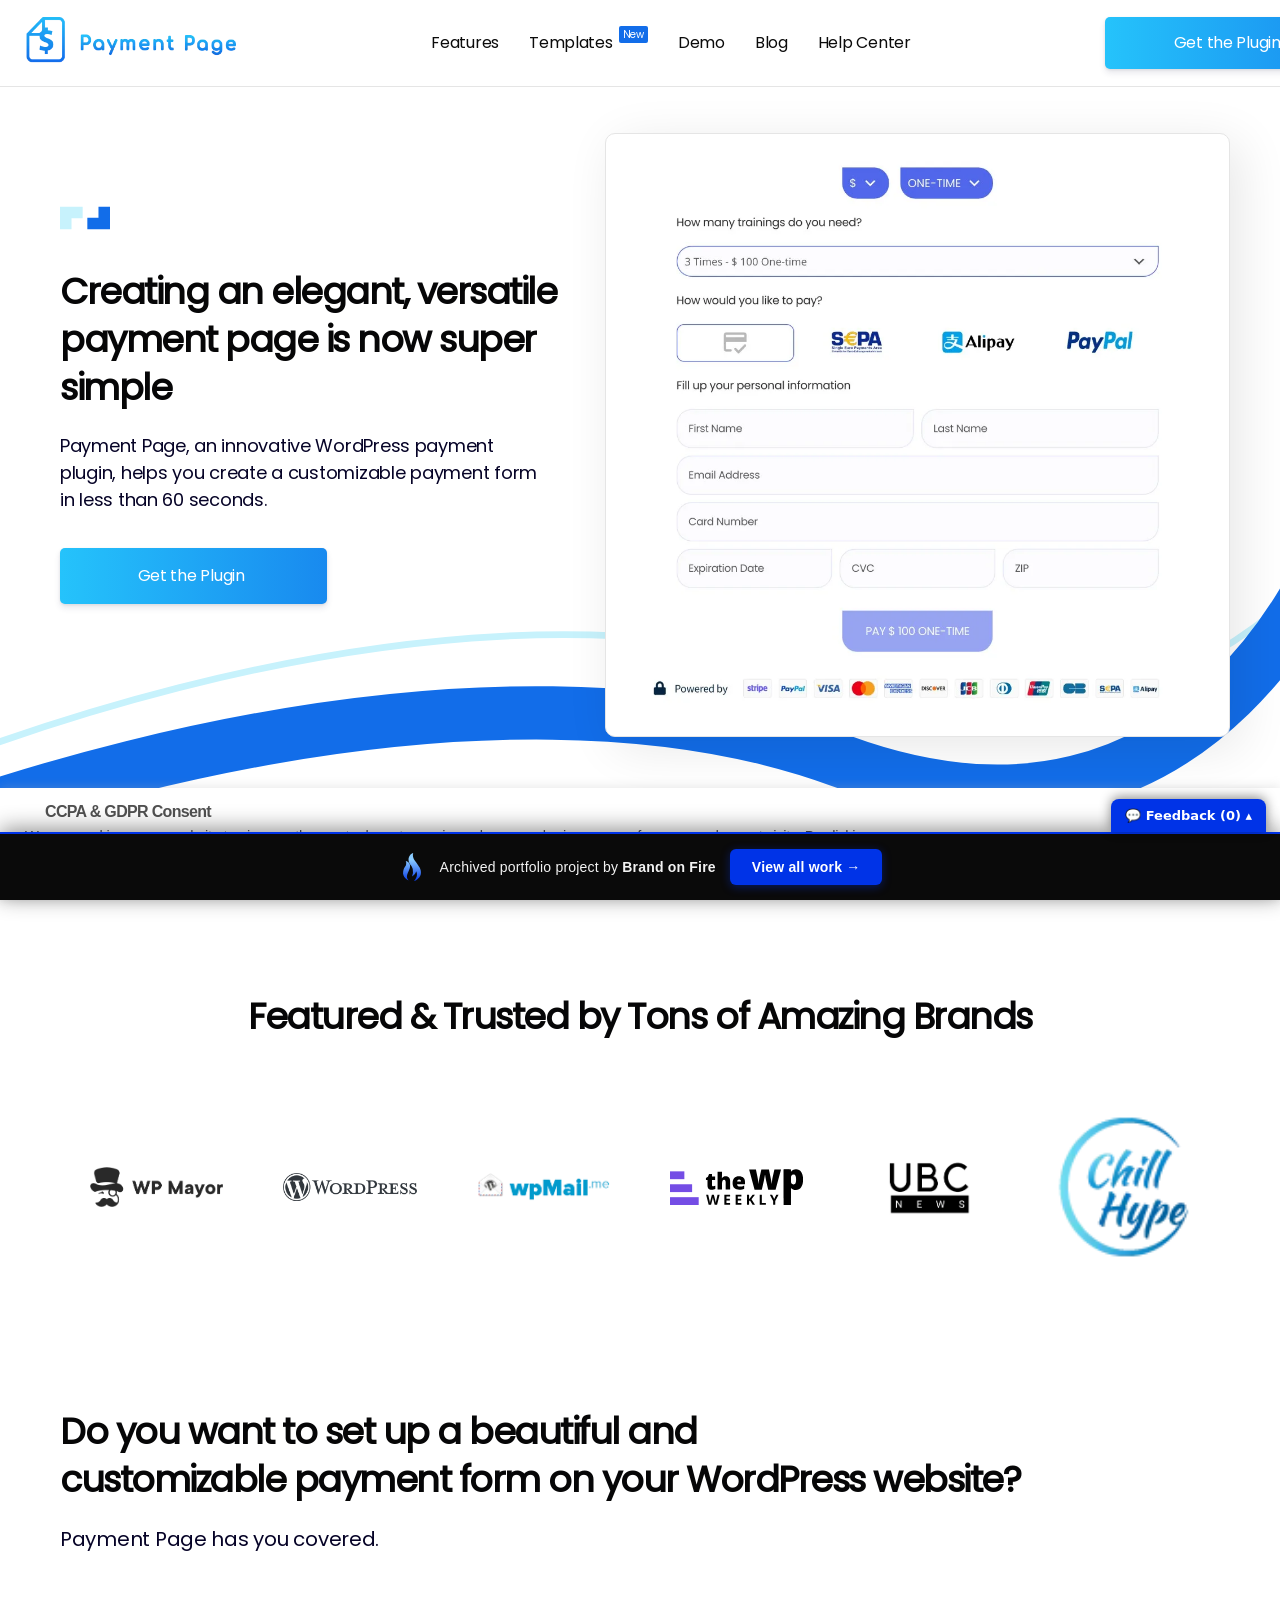
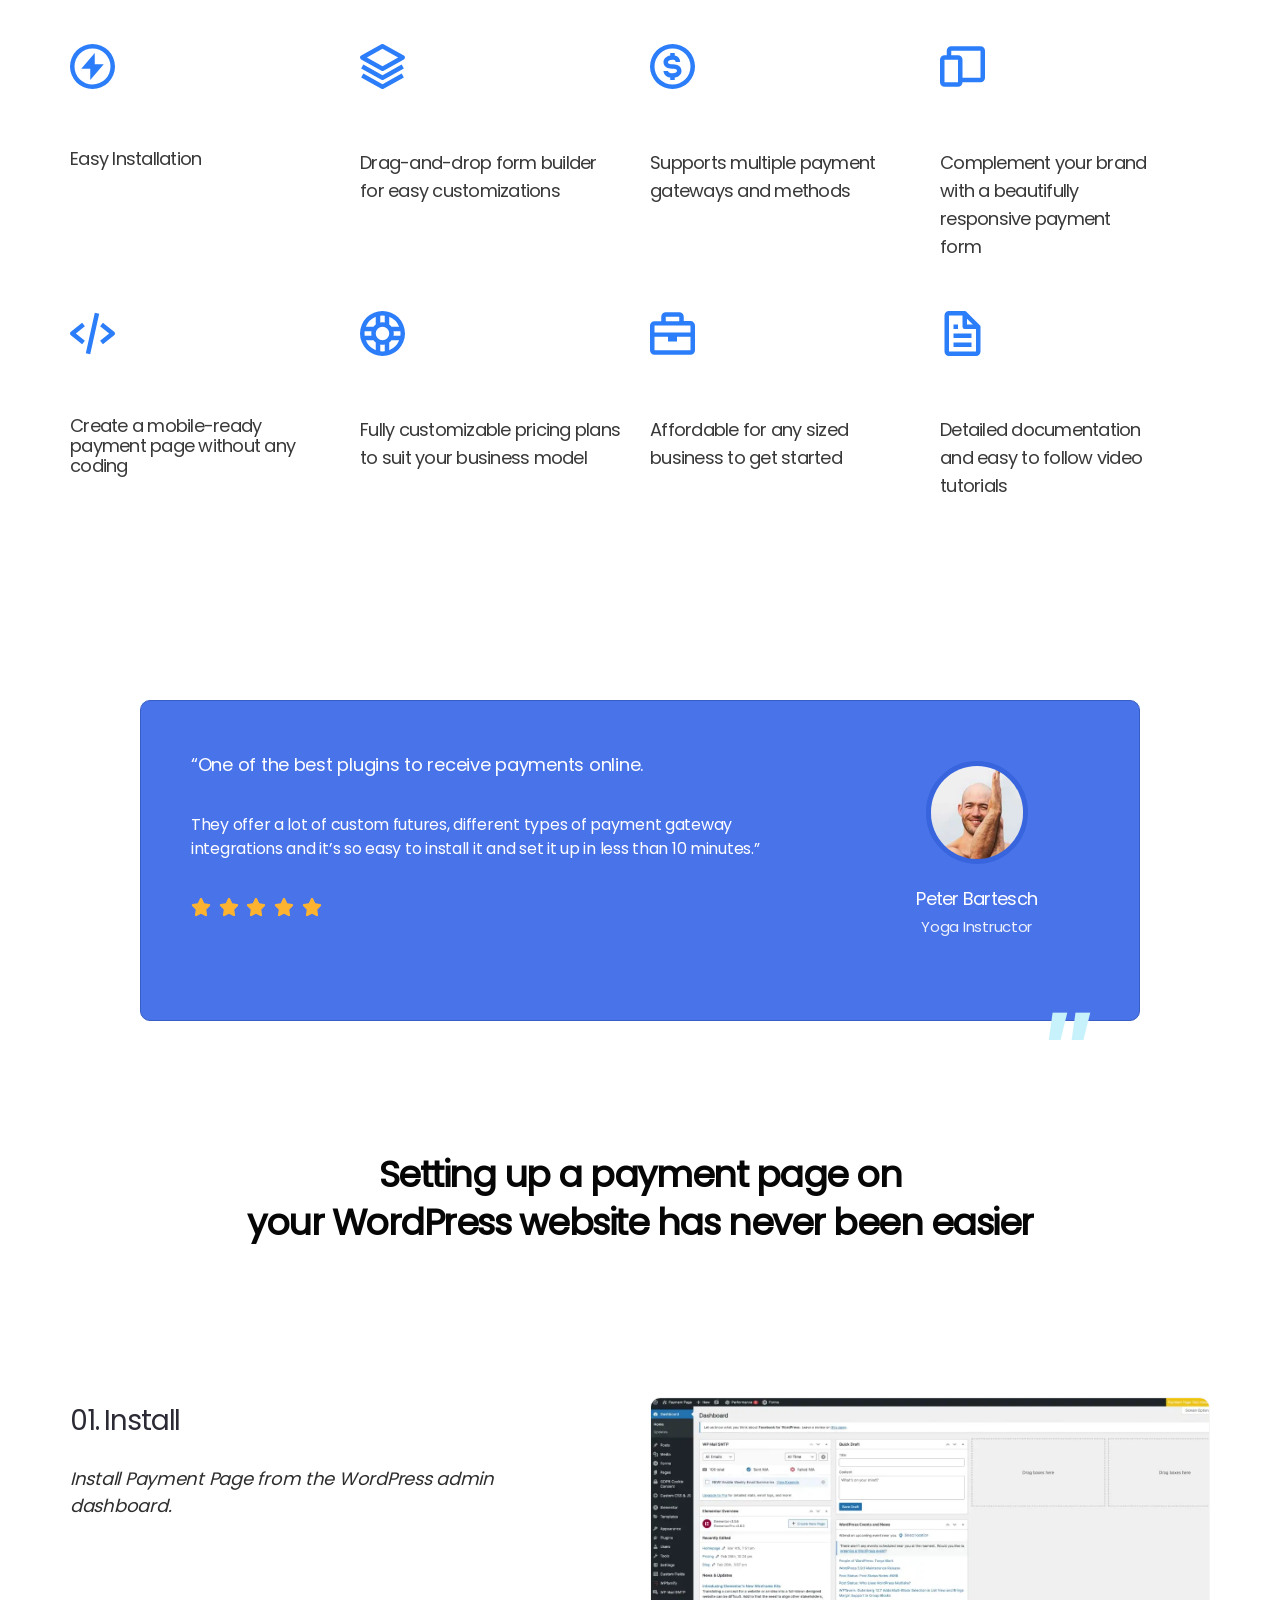
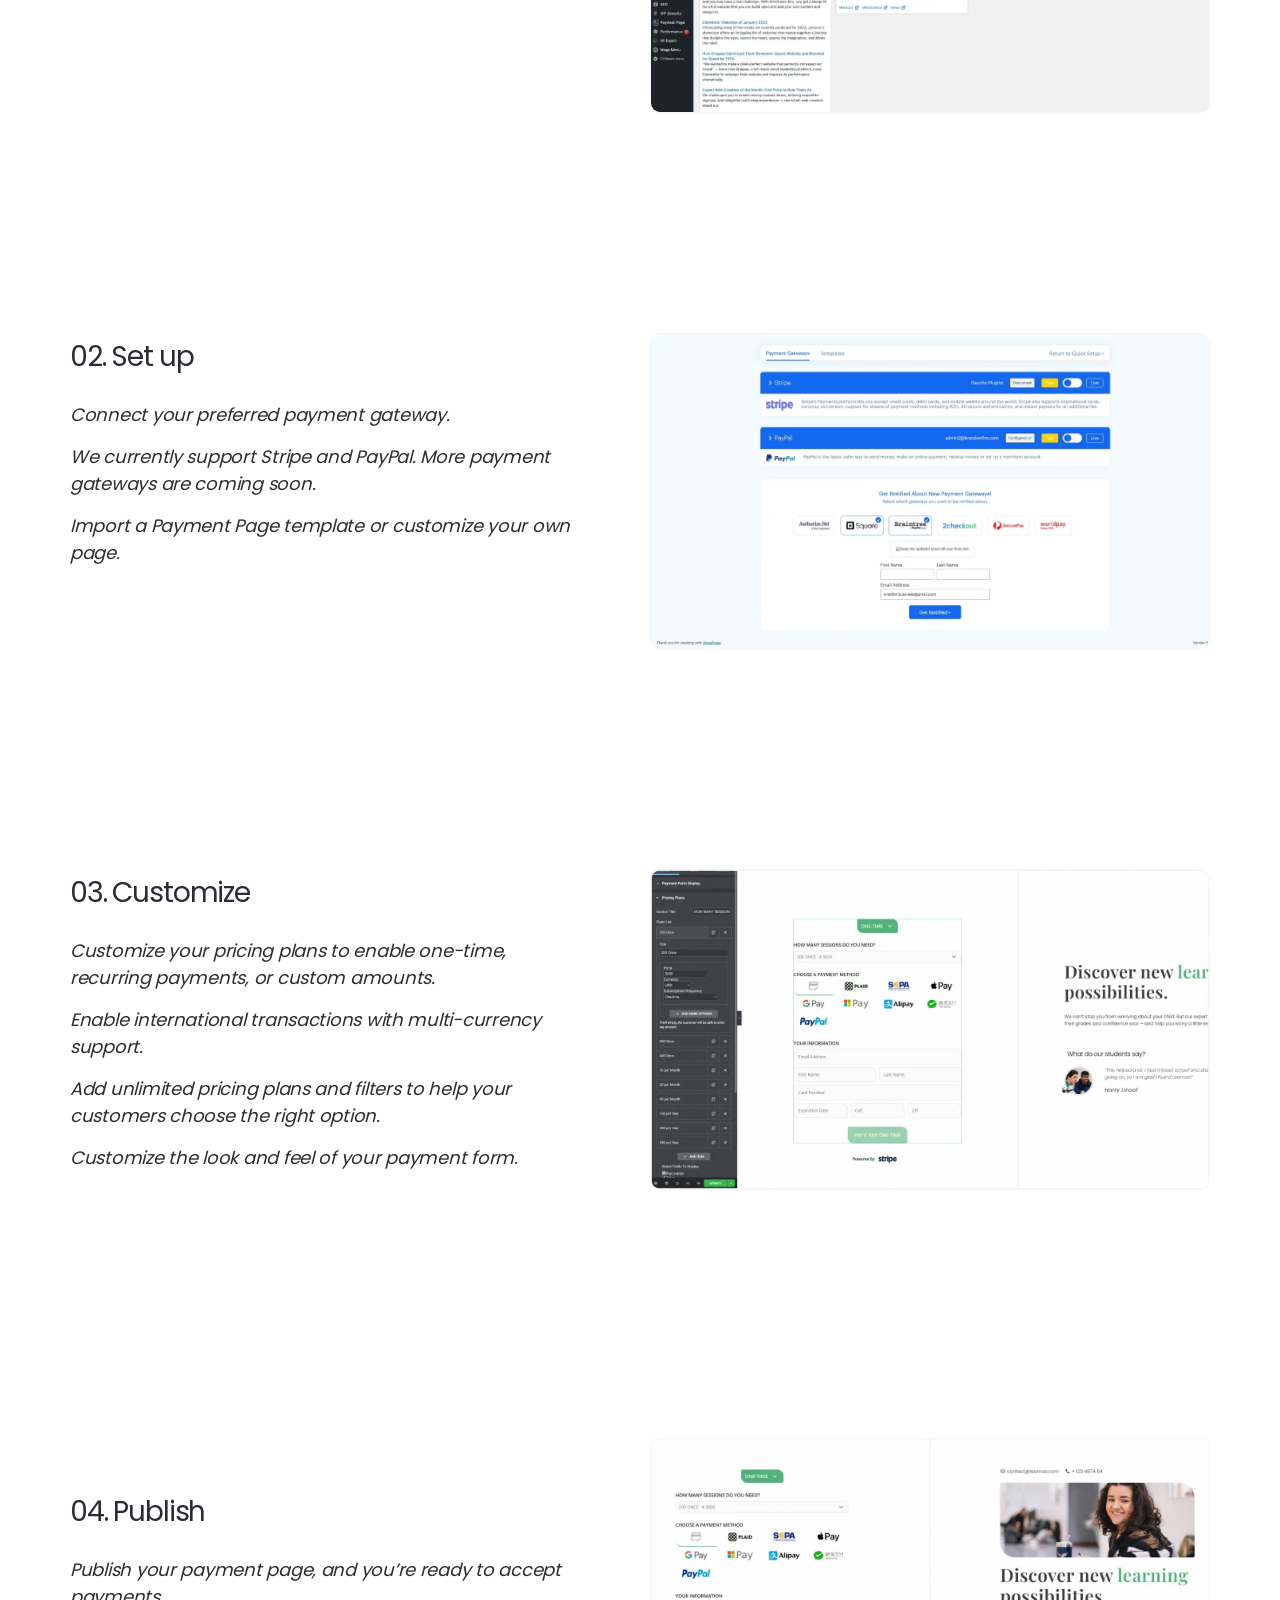
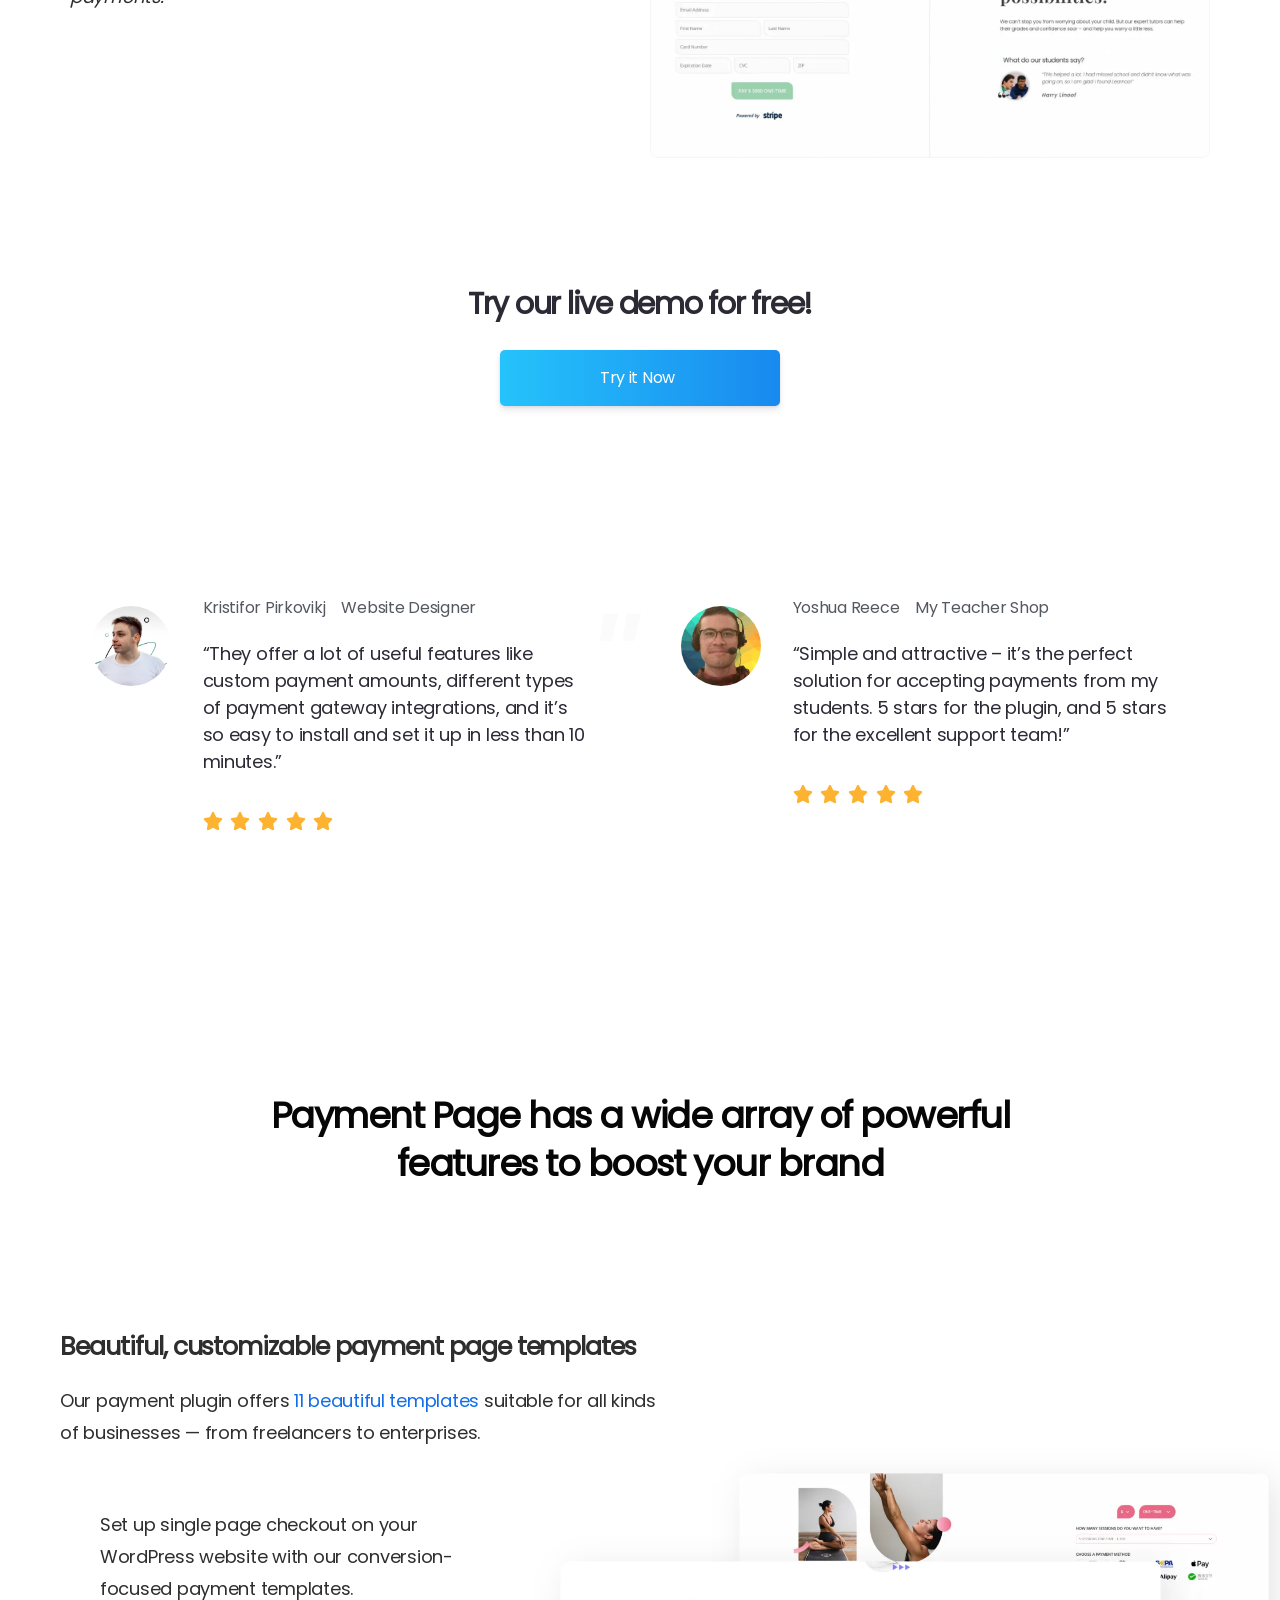
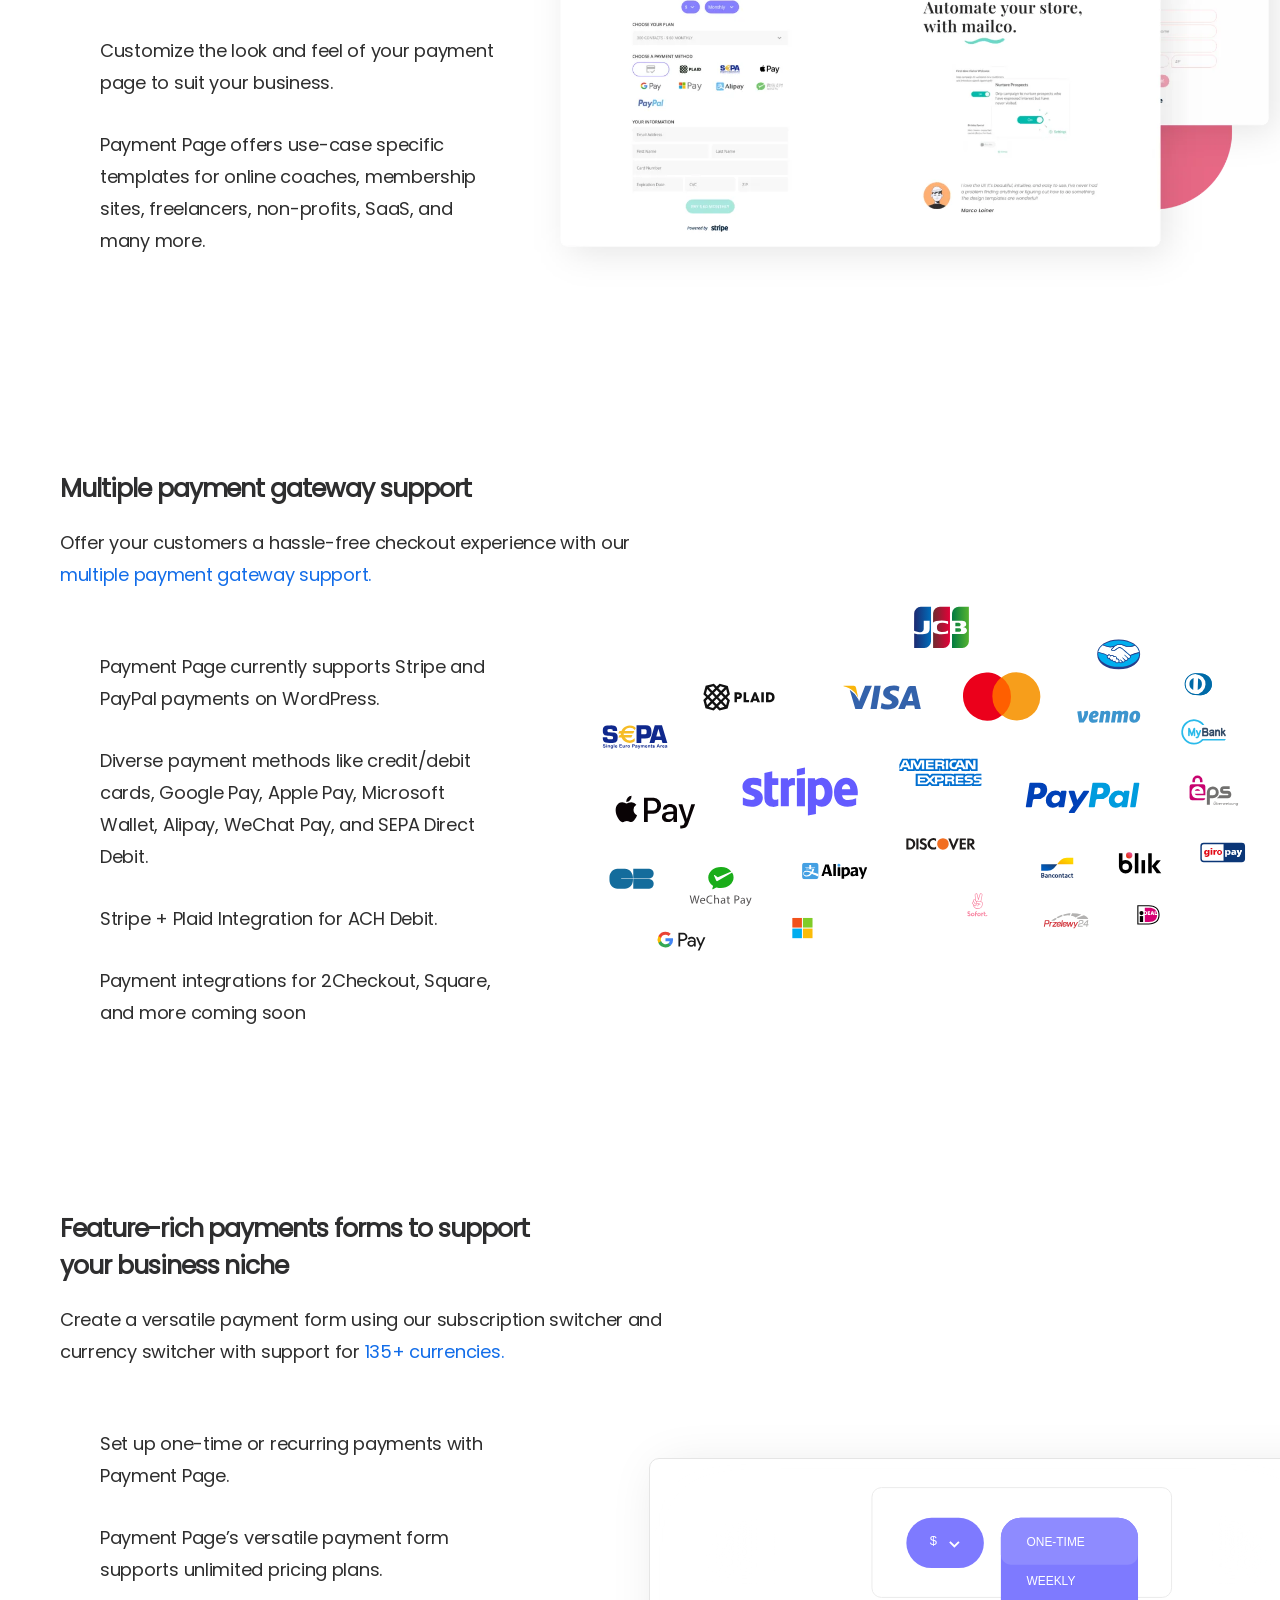
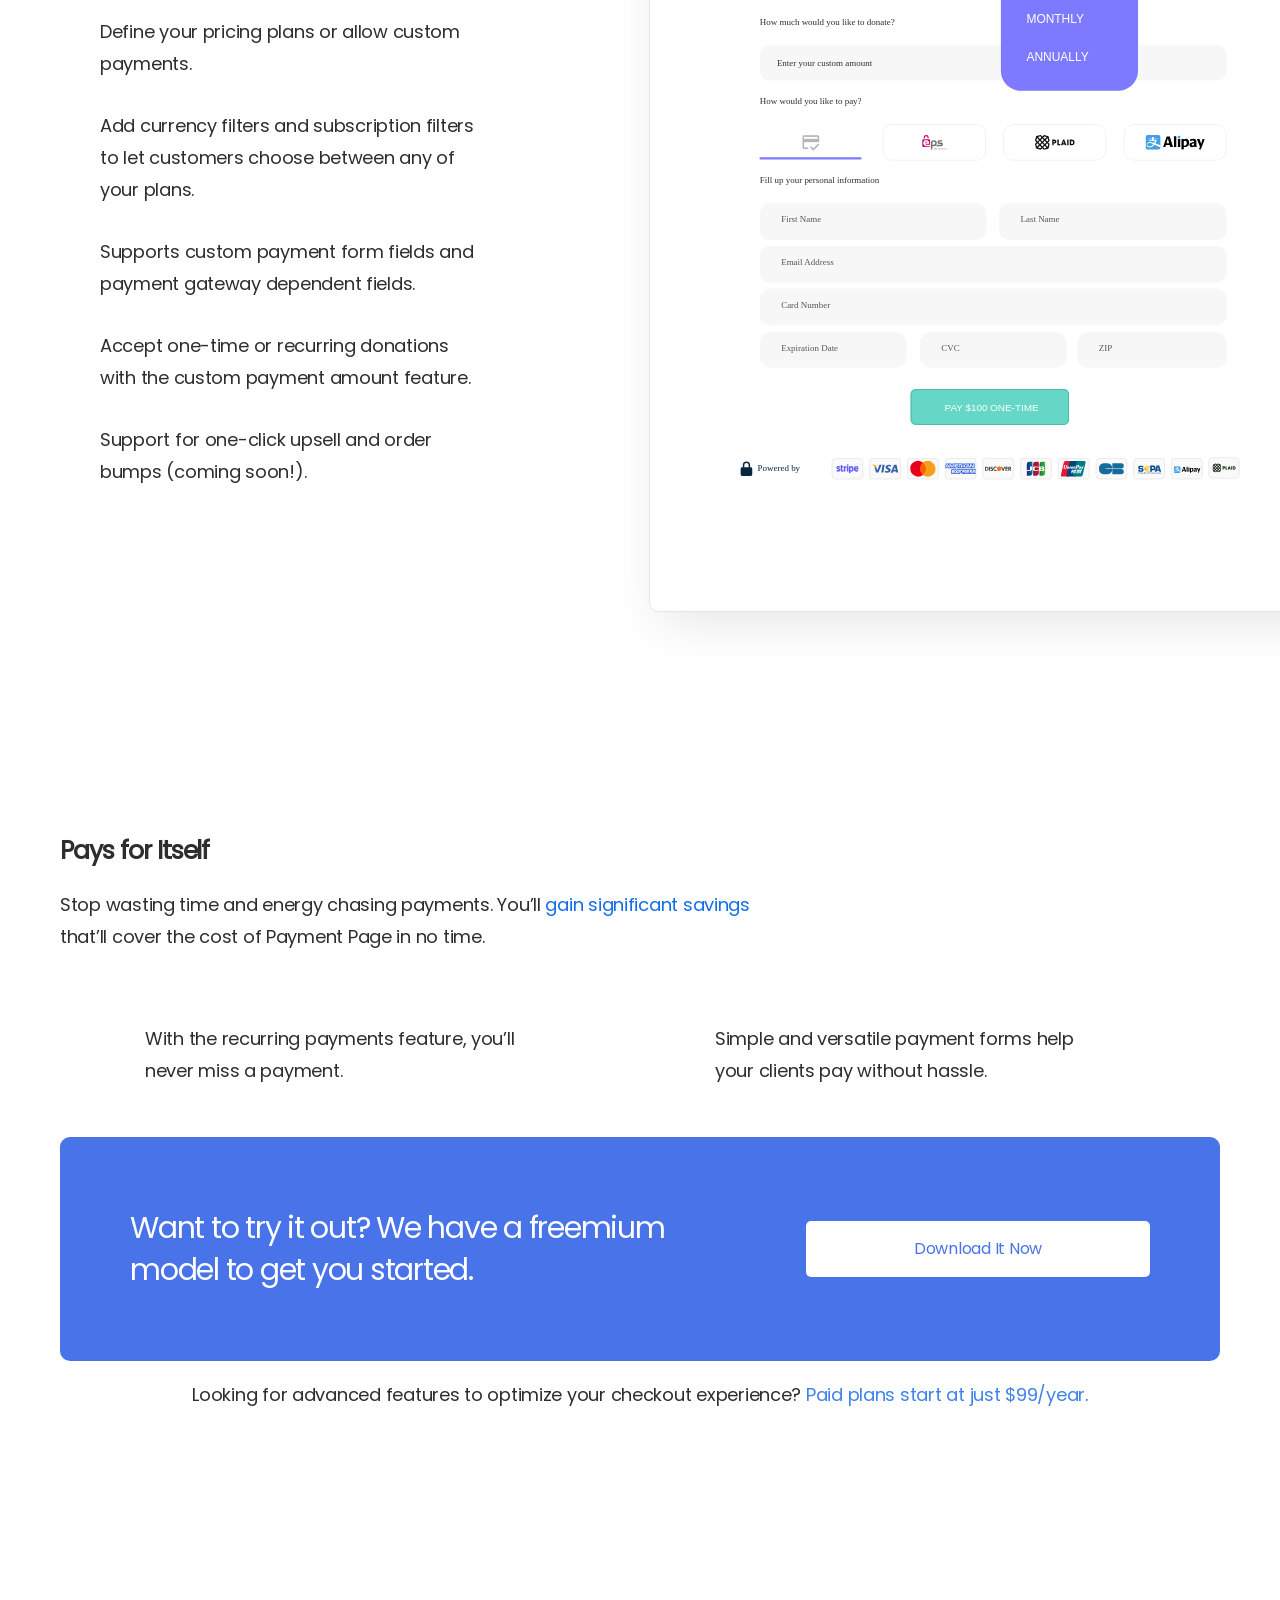
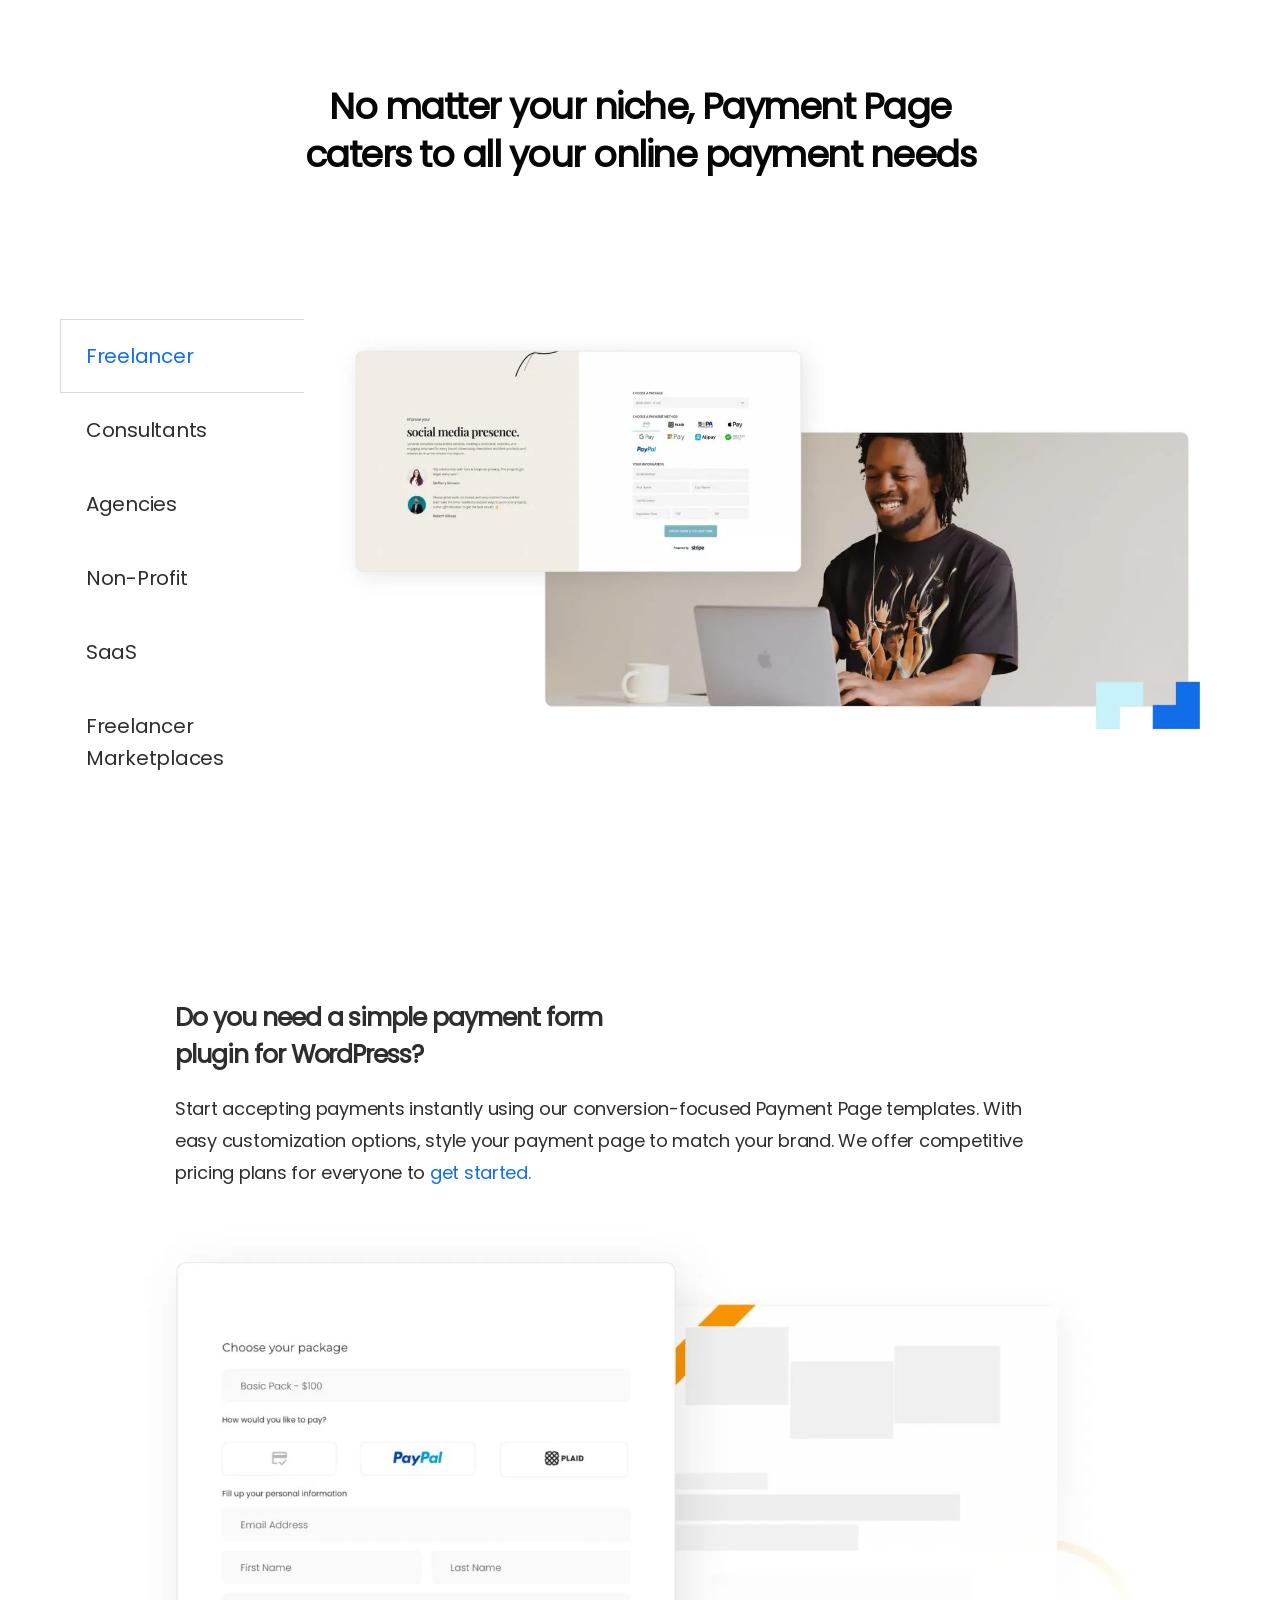
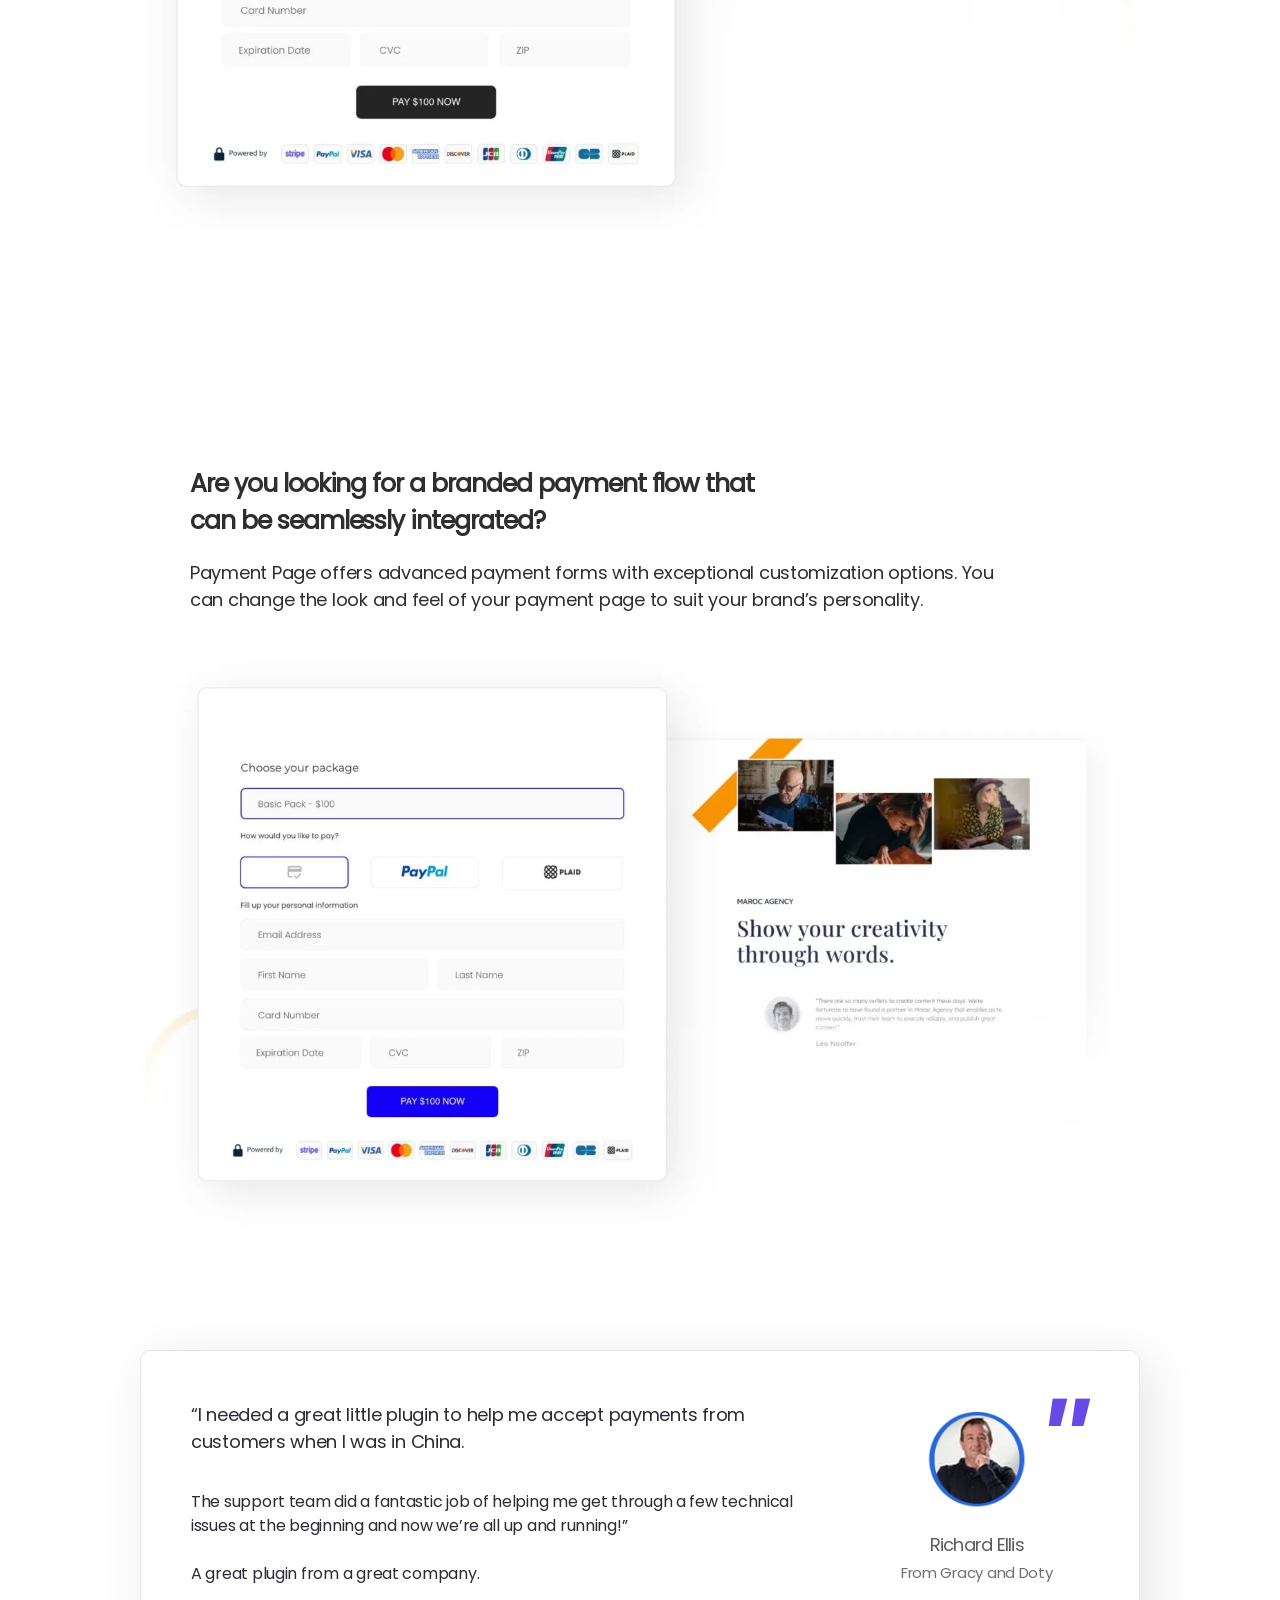
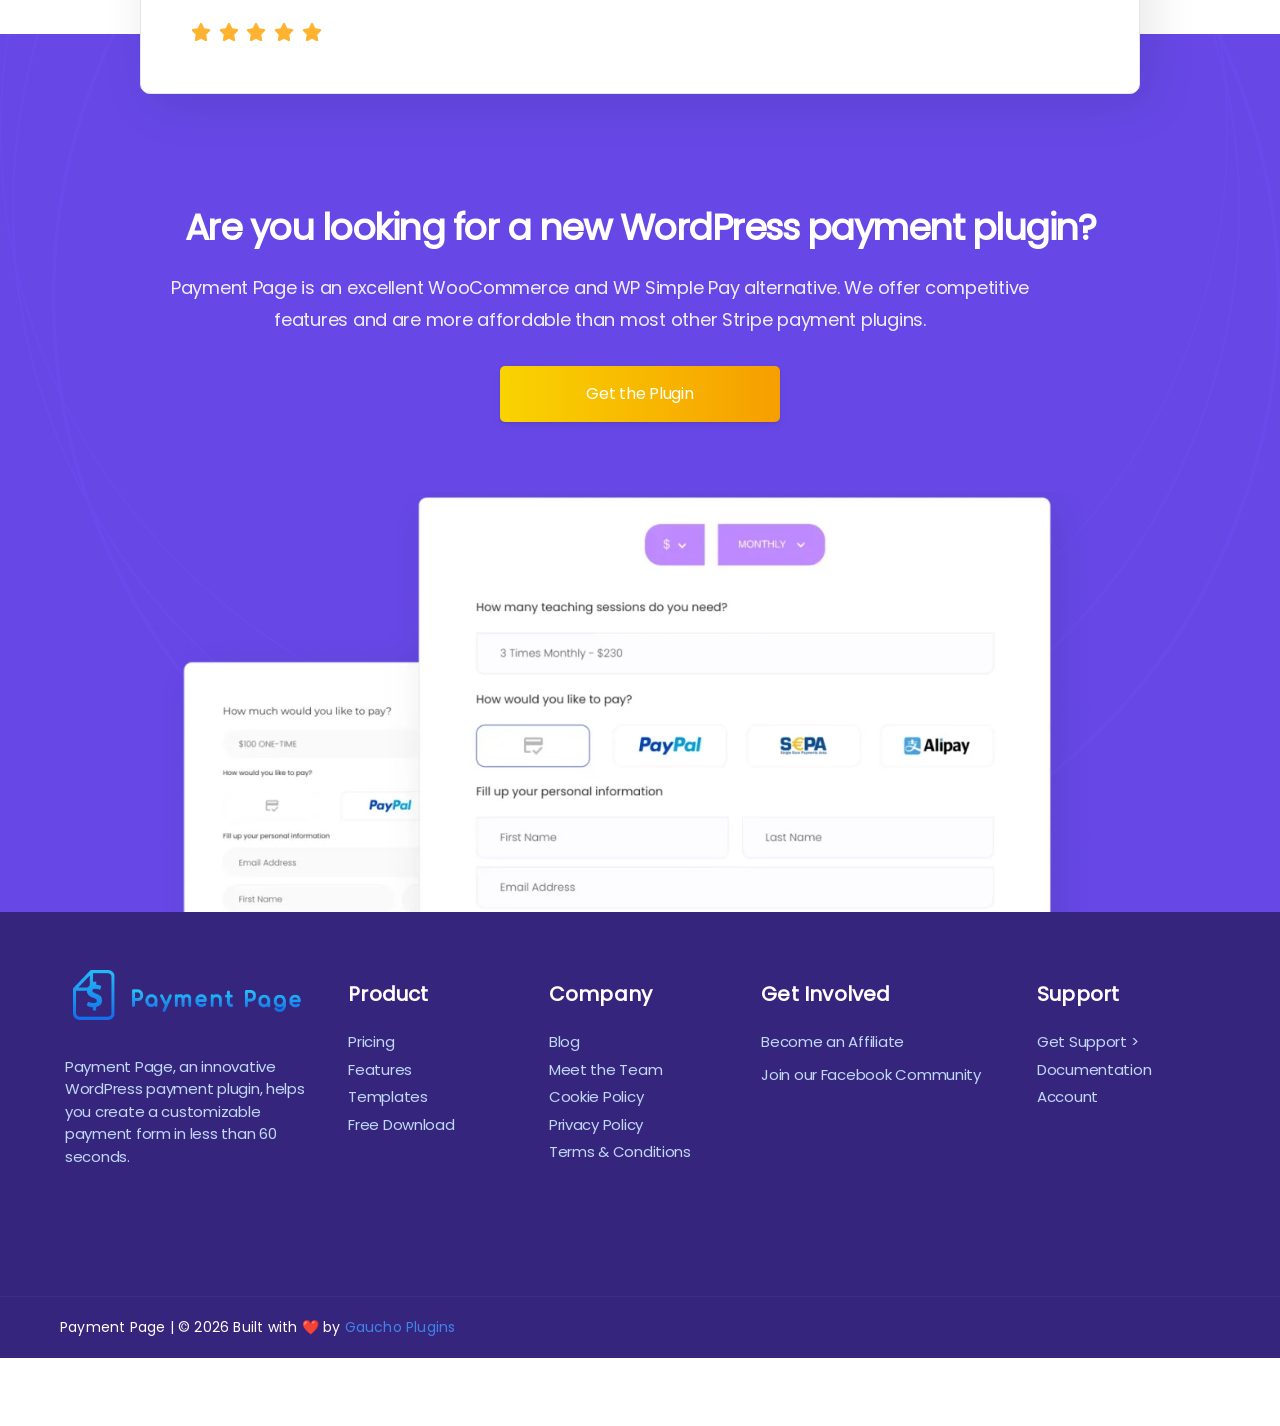
<file: index.html>
<!doctype html><html lang="en-US" prefix="og: https://ogp.me/ns#" class="" data-bofp="0"><head><meta charset="UTF-8"><meta name="viewport" content="width=device-width, initial-scale=1.0, viewport-fit=cover"><title>Payment Page | WordPress Payment Plugin for Stripe &amp; PayPal</title><meta name="description" content="Looking for a WordPress payment plugin to create beautiful payment forms? Try Payment Page with multi-gateway support and rich customization options."><meta name="robots" content="follow, index, max-snippet:-1, max-video-preview:-1, max-image-preview:large"><link rel="canonical" href="/"><meta property="og:locale" content="en_US"><meta property="og:type" content="website"><meta property="og:title" content="Payment Page | WordPress Payment Plugin for Stripe &amp; PayPal"><meta property="og:description" content="Looking for a WordPress payment plugin to create beautiful payment forms? Try Payment Page with multi-gateway support and rich customization options."><meta property="og:url" content="/"><meta property="og:site_name" content="Payment Page"><meta property="og:updated_time" content="2024-12-10T23:13:14-08:00"><meta property="og:image" content="/wp-content/uploads/2022/03/payment-page.jpg"><meta property="og:image:secure_url" content="/wp-content/uploads/2022/03/payment-page.jpg"><meta property="og:image:width" content="1200"><meta property="og:image:height" content="630"><meta property="og:image:alt" content="wordpress payment plugin"><meta property="og:image:type" content="image/jpeg"><meta name="twitter:card" content="summary_large_image"><meta name="twitter:title" content="Payment Page | WordPress Payment Plugin for Stripe &amp; PayPal"><meta name="twitter:description" content="Looking for a WordPress payment plugin to create beautiful payment forms? Try Payment Page with multi-gateway support and rich customization options."><meta name="twitter:image" content="/wp-content/uploads/2022/03/payment-page.jpg"><meta name="twitter:label1" content="Written by"><meta name="twitter:data1" content="Brandon Ernst, Founder &amp; CEO"><meta name="twitter:label2" content="Time to read"><meta name="twitter:data2" content="5 minutes"><link rel="alternate" type="application/rss+xml" title="Payment Page » Feed" href="/feed/"><link rel="https://api.w.org/" href="/wp-json/"><link rel="alternate" title="JSON" type="application/json" href="/wp-json/wp/v2/pages/8472"><meta name="generator" content="Elementor 4.1.1; features: additional_custom_breakpoints; settings: css_print_method-internal, google_font-enabled, font_display-auto"><link rel="icon" href="/wp-content/uploads/2020/05/cropped-PP_fav-1-32x32.png" sizes="32x32"><link rel="icon" href="/wp-content/uploads/2020/05/cropped-PP_fav-1-192x192.png" sizes="192x192"><link rel="apple-touch-icon" href="/wp-content/uploads/2020/05/cropped-PP_fav-1-180x180.png"><meta name="msapplication-TileImage" content="/wp-content/uploads/2020/05/cropped-PP_fav-1-270x270.png"><meta name="generator" content="WP Rocket 3.20.2" data-wpr-features="wpr_minify_js wpr_lazyload_images wpr_lazyload_iframes wpr_preconnect_external_domains wpr_oci wpr_minify_css wpr_preload_links wpr_desktop"><link rel="stylesheet" href="style.css"><style>[data-bofp="1"]{background-color:rgb(255, 255, 255)!important;color:rgb(2, 2, 2)!important}[data-bofp="2"]{background-color:rgb(255, 255, 255)!important;color:rgb(2, 2, 2)!important}[data-bofp="3"]{background-color:rgb(255, 255, 255)!important;color:rgb(2, 2, 2)!important}[data-bofp="4"]{background-color:rgb(255, 255, 255)!important;color:rgb(2, 2, 2)!important}[data-bofp="5"]{background-color:rgb(255, 255, 255)!important;color:rgb(2, 2, 2)!important}[data-bofp="6"]{background-color:rgb(255, 255, 255)!important;color:rgb(2, 2, 2)!important}[data-bofp="7"]{background-color:rgb(73, 115, 232)!important;color:rgb(2, 2, 2)!important}[data-bofp="8"]{background-color:rgb(255, 255, 255)!important;color:rgb(2, 2, 2)!important}[data-bofp="9"]{background-color:rgb(255, 255, 255)!important;color:rgb(2, 2, 2)!important}[data-bofp="10"]{background-color:rgb(255, 255, 255)!important;color:rgb(2, 2, 2)!important}[data-bofp="11"]{background-color:rgb(255, 255, 255)!important;color:rgb(2, 2, 2)!important}[data-bofp="12"]{background-color:rgb(255, 255, 255)!important;color:rgb(2, 2, 2)!important}[data-bofp="13"]{background-color:rgb(255, 255, 255)!important;color:rgb(2, 2, 2)!important}[data-bofp="14"]{background-color:rgb(73, 115, 232)!important;color:rgb(2, 2, 2)!important}[data-bofp="15"]{background-color:rgb(255, 255, 255)!important;color:rgb(2, 2, 2)!important}[data-bofp="16"]{background-color:rgb(255, 255, 255)!important;color:rgb(2, 2, 2)!important}[data-bofp="17"]{background-color:rgb(255, 255, 255)!important;color:rgb(2, 2, 2)!important}[data-bofp="18"]{background-color:rgb(104, 73, 232)!important;color:rgb(2, 2, 2)!important}[data-bofp="19"]{background-color:rgb(104, 73, 232)!important;color:rgb(2, 2, 2)!important}[data-bofp="20"]{background-color:rgb(54, 37, 125)!important;color:rgb(2, 2, 2)!important}[data-bofp="21"]{background-color:rgb(54, 37, 125)!important;color:rgb(2, 2, 2)!important}[data-bofp="22"]{background-color:rgb(255, 255, 255)!important;color:rgb(81, 81, 81)!important}</style><meta name="robots" content="noindex, nofollow"><style id="bof-noform">form,form *,fieldset,fieldset *,input,textarea,select,label.fusion-form-label,.wpcf7,.wpcf7 *,.fusion-form,.fusion-form *,.fusion-contact-form,.fusion-contact-form *,.elementor-form,.elementor-form *,.gform_wrapper,.gform_wrapper *,[class*="contact-form"],[class*="contact-form"] *,[id*="contact-form"],[id*="contact-form"] *{pointer-events:none!important;cursor:default!important;-webkit-user-select:none!important;user-select:none!important}</style></head><body data-rsssl="1" class="home wp-singular page-template page-template-elementor_header_footer page page-id-8472 custom-background wp-custom-logo wp-embed-responsive wp-theme-twentytwenty mega-menu-primary mega-menu-expanded singular enable-search-modal has-post-thumbnail has-no-pagination not-showing-comments show-avatars elementor_header_footer footer-top-visible reduced-spacing elementor-default elementor-template-full-width elementor-kit-7 elementor-page elementor-page-8472 e--ua-blink e--ua-mac e--ua-webkit" data-elementor-device-mode="desktop" data-bofp="1"><a class="skip-link screen-reader-text" href="#site-content">Skip to the content</a>		<header data-elementor-type="header" data-elementor-id="1223" class="elementor elementor-1223 elementor-location-header" data-elementor-post-type="elementor_library"><section class="elementor-section elementor-top-section elementor-element elementor-element-026d8f6 elementor-section-full_width elementor-section-content-middle elementor-section-height-default elementor-section-height-default elementor-sticky elementor-sticky--effects elementor-sticky--active elementor-section--handles-inside" data-id="026d8f6" data-element_type="section" data-e-type="section" data-settings="{&quot;sticky&quot;:&quot;top&quot;,&quot;sticky_offset_mobile&quot;:0,&quot;background_background&quot;:&quot;classic&quot;,&quot;sticky_on&quot;:[&quot;desktop&quot;,&quot;tablet&quot;,&quot;mobile&quot;],&quot;sticky_offset&quot;:0,&quot;sticky_effects_offset&quot;:0,&quot;sticky_anchor_link_offset&quot;:0}" style="position: fixed; width: 1366px; margin-top: 0px; margin-bottom: 0px; top: 0px;" data-bofp="2"><div class="elementor-container elementor-column-gap-no"><div class="elementor-column elementor-col-33 elementor-top-column elementor-element elementor-element-97bc20b" data-id="97bc20b" data-element_type="column" data-e-type="column"><div class="elementor-widget-wrap elementor-element-populated"><div class="elementor-element elementor-element-d6634a5 elementor-hidden-tablet elementor-hidden-mobile elementor-widget elementor-widget-theme-site-logo elementor-widget-image" data-id="d6634a5" data-element_type="widget" data-e-type="widget" data-widget_type="theme-site-logo.default"><div class="elementor-widget-container"><a href="index.html"><img fetchpriority="high" width="425" height="127" src="_a/60b8e5782704.webp" class="attachment-full size-full wp-image-1227" alt="Payment Page Logo" decoding="sync">				</a></div></div><section class="elementor-section elementor-inner-section elementor-element elementor-element-ea21c67 elementor-section-content-middle elementor-hidden-desktop elementor-section-boxed elementor-section-height-default elementor-section-height-default" data-id="ea21c67" data-element_type="section" data-e-type="section"><div class="elementor-container elementor-column-gap-default"><div class="elementor-column elementor-col-50 elementor-inner-column elementor-element elementor-element-7f04a51" data-id="7f04a51" data-element_type="column" data-e-type="column"><div class="elementor-widget-wrap elementor-element-populated"><div class="elementor-element elementor-element-5f401c7 elementor-widget elementor-widget-theme-site-logo elementor-widget-image" data-id="5f401c7" data-element_type="widget" data-e-type="widget" data-widget_type="theme-site-logo.default"><div class="elementor-widget-container"><a href="index.html"><img fetchpriority="high" width="425" height="127" src="_a/60b8e5782704.webp" class="attachment-full size-full wp-image-1227" alt="Payment Page Logo" decoding="sync">				</a></div></div></div></div><div class="elementor-column elementor-col-50 elementor-inner-column elementor-element elementor-element-3806515" data-id="3806515" data-element_type="column" data-e-type="column"><div class="elementor-widget-wrap elementor-element-populated"><div class="elementor-element elementor-element-ff481a4 elementor-nav-menu__align-justify elementor-nav-menu--stretch elementor-nav-menu__text-align-center elementor-nav-menu--dropdown-tablet elementor-nav-menu--toggle elementor-nav-menu--burger elementor-widget elementor-widget-nav-menu" data-id="ff481a4" data-element_type="widget" data-e-type="widget" data-settings="{&quot;full_width&quot;:&quot;stretch&quot;,&quot;layout&quot;:&quot;horizontal&quot;,&quot;submenu_icon&quot;:{&quot;value&quot;:&quot;&lt;i class=\&quot;fas fa-caret-down\&quot; aria-hidden=\&quot;true\&quot;&gt;&lt;\/i&gt;&quot;,&quot;library&quot;:&quot;fa-solid&quot;},&quot;toggle&quot;:&quot;burger&quot;}" data-widget_type="nav-menu.default"><div class="elementor-widget-container"><nav aria-label="Menu" class="elementor-nav-menu--main elementor-nav-menu__container elementor-nav-menu--layout-horizontal e--pointer-none"><ul id="menu-1-ff481a4" class="elementor-nav-menu" data-smartmenus-id="17822874148181113"><li class="menu-item menu-item-type-post_type menu-item-object-page menu-item-10734"><a href="features/index.html" class="elementor-item">Features</a></li><li class="menu-item menu-item-type-post_type menu-item-object-page menu-item-1035"><a href="templates/index.html" class="elementor-item">Templates</a></li><li class="menu-item menu-item-type-post_type menu-item-object-page menu-item-4497"><a href="demo/index.html" class="elementor-item">Demo</a></li><li class="menu-item menu-item-type-post_type menu-item-object-page menu-item-10738"><a href="blog/index.html" class="elementor-item">Blog</a></li><li class="menu-item menu-item-type-post_type menu-item-object-page menu-item-has-children menu-item-5776"><a href="support/index.html" class="elementor-item has-submenu" id="sm-17822874148181113-1" aria-haspopup="true" aria-controls="sm-17822874148181113-2" aria-expanded="false">Help Center<span class="sub-arrow"><i class="fas fa-caret-down" aria-hidden="true"></i></span></a><ul class="sub-menu elementor-nav-menu--dropdown" id="sm-17822874148181113-2" role="group" aria-hidden="true" aria-labelledby="sm-17822874148181113-1" aria-expanded="false"><li class="menu-item menu-item-type-post_type menu-item-object-page menu-item-6088"><a href="support/index.html" class="elementor-sub-item">Pre-Sale Questions</a></li><li class="menu-item menu-item-type-custom menu-item-object-custom menu-item-6083"><a class="elementor-sub-item">Videos</a></li><li class="menu-item menu-item-type-post_type menu-item-object-page menu-item-11232"><a href="faqs/index.html" class="elementor-sub-item">FAQs</a></li><li class="menu-item menu-item-type-custom menu-item-object-custom menu-item-6087"><a class="elementor-sub-item">Facebook Community</a></li><li class="menu-item menu-item-type-custom menu-item-object-custom menu-item-6082"><a target="_blank" class="elementor-sub-item">Documentation</a></li></ul></li><li class="menu-item menu-item-type-post_type menu-item-object-page menu-item-8117"><a href="pricing/index.html" class="elementor-item">Get the Plugin</a></li></ul>			</nav><div class="elementor-menu-toggle" role="button" tabindex="0" aria-label="Menu Toggle" aria-expanded="false" style=""><i aria-hidden="true" role="presentation" class="elementor-menu-toggle__icon--open eicon-menu-bar"></i><i aria-hidden="true" role="presentation" class="elementor-menu-toggle__icon--close eicon-close"></i>		</div><nav class="elementor-nav-menu--dropdown elementor-nav-menu__container" aria-hidden="true" style="top: 0px; --menu-height: 0; width: 1366px; left: 0px;"><ul id="menu-2-ff481a4" class="elementor-nav-menu" data-smartmenus-id="17822874148216714"><li class="menu-item menu-item-type-post_type menu-item-object-page menu-item-10734"><a href="features/index.html" class="elementor-item" tabindex="-1">Features</a></li><li class="menu-item menu-item-type-post_type menu-item-object-page menu-item-1035"><a href="templates/index.html" class="elementor-item" tabindex="-1">Templates</a></li><li class="menu-item menu-item-type-post_type menu-item-object-page menu-item-4497"><a href="demo/index.html" class="elementor-item" tabindex="-1">Demo</a></li><li class="menu-item menu-item-type-post_type menu-item-object-page menu-item-10738"><a href="blog/index.html" class="elementor-item" tabindex="-1">Blog</a></li><li class="menu-item menu-item-type-post_type menu-item-object-page menu-item-has-children menu-item-5776"><a href="support/index.html" class="elementor-item has-submenu" tabindex="-1" id="sm-17822874148216714-1" aria-haspopup="true" aria-controls="sm-17822874148216714-2" aria-expanded="false">Help Center<span class="sub-arrow"><i class="fas fa-caret-down" aria-hidden="true"></i></span></a><ul class="sub-menu elementor-nav-menu--dropdown" id="sm-17822874148216714-2" role="group" aria-hidden="true" aria-labelledby="sm-17822874148216714-1" aria-expanded="false"><li class="menu-item menu-item-type-post_type menu-item-object-page menu-item-6088"><a href="support/index.html" class="elementor-sub-item" tabindex="-1">Pre-Sale Questions</a></li><li class="menu-item menu-item-type-custom menu-item-object-custom menu-item-6083"><a class="elementor-sub-item" tabindex="-1">Videos</a></li><li class="menu-item menu-item-type-post_type menu-item-object-page menu-item-11232"><a href="faqs/index.html" class="elementor-sub-item" tabindex="-1">FAQs</a></li><li class="menu-item menu-item-type-custom menu-item-object-custom menu-item-6087"><a class="elementor-sub-item" tabindex="-1">Facebook Community</a></li><li class="menu-item menu-item-type-custom menu-item-object-custom menu-item-6082"><a target="_blank" class="elementor-sub-item" tabindex="-1">Documentation</a></li></ul></li><li class="menu-item menu-item-type-post_type menu-item-object-page menu-item-8117"><a href="pricing/index.html" class="elementor-item" tabindex="-1">Get the Plugin</a></li></ul>			</nav></div></div></div></div></div></section></div></div><div class="elementor-column elementor-col-33 elementor-top-column elementor-element elementor-element-6b8be8e elementor-hidden-tablet elementor-hidden-mobile" data-id="6b8be8e" data-element_type="column" data-e-type="column"><div class="elementor-widget-wrap elementor-element-populated"><div class="elementor-element elementor-element-35cfc25e elementor-hidden-tablet elementor-hidden-mobile elementor-widget elementor-widget-wp-widget-maxmegamenu" data-id="35cfc25e" data-element_type="widget" data-e-type="widget" data-widget_type="wp-widget-maxmegamenu.default"><div class="elementor-widget-container"><div id="mega-menu-wrap-primary" class="mega-menu-wrap"><div class="mega-menu-toggle"><div class="mega-toggle-blocks-left"></div><div class="mega-toggle-blocks-center"></div><div class="mega-toggle-blocks-right"><div class="mega-toggle-block mega-menu-toggle-animated-block mega-toggle-block-0" id="mega-toggle-block-0"><button aria-controls="mega-menu-primary" aria-expanded="false" aria-haspopup="true" aria-label="Toggle Menu" class="mega-toggle-animated mega-toggle-animated-slider" type="button"><span class="mega-toggle-animated-box"><span class="mega-toggle-animated-inner"></span></span></button></div></div></div><ul id="mega-menu-primary" class="mega-menu max-mega-menu mega-menu-horizontal" data-event="hover_intent" data-effect="fade_up" data-effect-speed="200" data-effect-mobile="disabled" data-effect-speed-mobile="0" data-panel-inner-width="300px" data-mobile-force-width="false" data-second-click="go" data-document-click="collapse" data-vertical-behaviour="standard" data-breakpoint="768" data-unbind="true" data-mobile-state="collapse_all" data-mobile-direction="vertical" data-overlay-desktop="false" data-overlay-mobile="false"><li class="mega-menu-item mega-menu-item-type-post_type mega-menu-item-object-page mega-menu-item-10734" id="mega-menu-item-10734"><a class="mega-menu-link" href="features/index.html">Features</a></li><li class="mega-menu-item mega-menu-item-type-post_type mega-menu-item-object-page mega-2-columns mega-sub-columns mega-menu-item-1035" style="--columns:2" id="mega-menu-item-1035"><a class="mega-menu-link" href="templates/index.html">Templates<span class="mega-menu-badge mega-menu-badge-style-one">New</span></a></li><li class="mega-menu-item mega-menu-item-type-post_type mega-menu-item-object-page mega-menu-item-4497" id="mega-menu-item-4497"><a class="mega-menu-link" href="demo/index.html">Demo</a></li><li class="mega-menu-item mega-menu-item-type-post_type mega-menu-item-object-page mega-menu-item-10738" id="mega-menu-item-10738"><a class="mega-menu-link" href="blog/index.html">Blog</a></li><li class="mega-menu-item mega-menu-item-type-post_type mega-menu-item-object-page mega-menu-item-has-children mega-menu-megamenu mega-menu-grid mega-align-bottom-left mega-menu-item-5776" id="mega-menu-item-5776"><a class="mega-menu-link" href="support/index.html" aria-expanded="false" aria-controls="mega-sub-menu-5776">Help Center<span class="mega-indicator" aria-hidden="true"></span></a><ul class="mega-sub-menu" role="presentation" id="mega-sub-menu-5776"><li class="mega-menu-row" id="mega-menu-5776-0"><ul class="mega-sub-menu" style="--columns:1" role="presentation"><li class="mega-menu-column mega-menu-columns-1-of-1" style="--columns:1; --span:1" id="mega-menu-5776-0-0"><ul class="mega-sub-menu"><li class="mega-menu-item mega-menu-item-type-post_type mega-menu-item-object-page mega-has-icon mega-icon-left mega-menu-item-6088" id="mega-menu-item-6088"><a class="fa-comments-o mega-menu-link" href="support/index.html">Pre-Sale Questions</a></li><li class="mega-menu-item mega-menu-item-type-custom mega-menu-item-object-custom mega-has-icon mega-icon-left mega-menu-item-6082" id="mega-menu-item-6082"><a target="_blank" class="fa-book mega-menu-link">Documentation</a></li><li class="mega-menu-item mega-menu-item-type-post_type mega-menu-item-object-page mega-has-icon mega-icon-left mega-menu-item-11232" id="mega-menu-item-11232"><a class="fa-question mega-menu-link" href="faqs/index.html">FAQs</a></li><li class="mega-menu-item mega-menu-item-type-custom mega-menu-item-object-custom mega-has-icon mega-icon-left mega-menu-item-6083" id="mega-menu-item-6083"><a class="fas fa-video mega-menu-link">Videos</a></li><li class="mega-menu-item mega-menu-item-type-custom mega-menu-item-object-custom mega-has-icon mega-icon-left mega-menu-item-6087" id="mega-menu-item-6087"><a class="fab fa-facebook mega-menu-link">Facebook Community</a></li>		</ul></li>	</ul></li></ul></li><li class="mega-menu-item mega-menu-item-type-post_type mega-menu-item-object-page mega-hide-on-desktop mega-menu-item-8117" id="mega-menu-item-8117"><a class="mega-menu-link" href="pricing/index.html">Get the Plugin</a></li></ul></div>				</div></div></div></div><div class="elementor-column elementor-col-33 elementor-top-column elementor-element elementor-element-4d846db elementor-hidden-tablet elementor-hidden-mobile" data-id="4d846db" data-element_type="column" data-e-type="column"><div class="elementor-widget-wrap elementor-element-populated"><div class="elementor-element elementor-element-5d80e2f2 elementor-align-right elementor-widget elementor-widget-button" data-id="5d80e2f2" data-element_type="widget" data-e-type="widget" data-widget_type="button.default"><div class="elementor-widget-container"><div class="elementor-button-wrapper"><a class="elementor-button elementor-button-link elementor-size-md" href="pricing/index.html"><span class="elementor-button-content-wrapper"><span class="elementor-button-icon"><i aria-hidden="true" class="fas fa-chevron-right"></i>			</span><span class="elementor-button-text">Get the Plugin </span></span></a></div></div></div></div></div></div></section><section class="elementor-section elementor-top-section elementor-element elementor-element-026d8f6 elementor-section-full_width elementor-section-content-middle elementor-section-height-default elementor-section-height-default elementor-sticky elementor-sticky--effects elementor-sticky__spacer" data-id="026d8f6" data-element_type="section" data-e-type="section" data-settings="{&quot;sticky&quot;:&quot;top&quot;,&quot;sticky_offset_mobile&quot;:0,&quot;background_background&quot;:&quot;classic&quot;,&quot;sticky_on&quot;:[&quot;desktop&quot;,&quot;tablet&quot;,&quot;mobile&quot;],&quot;sticky_offset&quot;:0,&quot;sticky_effects_offset&quot;:0,&quot;sticky_anchor_link_offset&quot;:0}" style="visibility: hidden; transition: none; animation: auto ease 0s 1 normal none running none;" data-bofp="3"><div class="elementor-container elementor-column-gap-no"><div class="elementor-column elementor-col-33 elementor-top-column elementor-element elementor-element-97bc20b" data-id="97bc20b" data-element_type="column" data-e-type="column"><div class="elementor-widget-wrap elementor-element-populated"><div class="elementor-element elementor-element-d6634a5 elementor-hidden-tablet elementor-hidden-mobile elementor-widget elementor-widget-theme-site-logo elementor-widget-image" data-id="d6634a5" data-element_type="widget" data-e-type="widget" data-widget_type="theme-site-logo.default"><div class="elementor-widget-container"><a href="index.html"><img fetchpriority="high" width="425" height="127" src="_a/60b8e5782704.webp" class="attachment-full size-full wp-image-1227" alt="Payment Page Logo" decoding="sync">				</a></div></div><section class="elementor-section elementor-inner-section elementor-element elementor-element-ea21c67 elementor-section-content-middle elementor-hidden-desktop elementor-section-boxed elementor-section-height-default elementor-section-height-default" data-id="ea21c67" data-element_type="section" data-e-type="section"><div class="elementor-container elementor-column-gap-default"><div class="elementor-column elementor-col-50 elementor-inner-column elementor-element elementor-element-7f04a51" data-id="7f04a51" data-element_type="column" data-e-type="column"><div class="elementor-widget-wrap elementor-element-populated"><div class="elementor-element elementor-element-5f401c7 elementor-widget elementor-widget-theme-site-logo elementor-widget-image" data-id="5f401c7" data-element_type="widget" data-e-type="widget" data-widget_type="theme-site-logo.default"><div class="elementor-widget-container"><a href="index.html"><img fetchpriority="high" width="425" height="127" src="_a/60b8e5782704.webp" class="attachment-full size-full wp-image-1227" alt="Payment Page Logo" decoding="sync">				</a></div></div></div></div><div class="elementor-column elementor-col-50 elementor-inner-column elementor-element elementor-element-3806515" data-id="3806515" data-element_type="column" data-e-type="column"><div class="elementor-widget-wrap elementor-element-populated"><div class="elementor-element elementor-element-ff481a4 elementor-nav-menu__align-justify elementor-nav-menu--stretch elementor-nav-menu__text-align-center elementor-nav-menu--dropdown-tablet elementor-nav-menu--toggle elementor-nav-menu--burger elementor-widget elementor-widget-nav-menu" data-id="ff481a4" data-element_type="widget" data-e-type="widget" data-settings="{&quot;full_width&quot;:&quot;stretch&quot;,&quot;layout&quot;:&quot;horizontal&quot;,&quot;submenu_icon&quot;:{&quot;value&quot;:&quot;&lt;i class=\&quot;fas fa-caret-down\&quot; aria-hidden=\&quot;true\&quot;&gt;&lt;\/i&gt;&quot;,&quot;library&quot;:&quot;fa-solid&quot;},&quot;toggle&quot;:&quot;burger&quot;}" data-widget_type="nav-menu.default"><div class="elementor-widget-container"><nav aria-label="Menu" class="elementor-nav-menu--main elementor-nav-menu__container elementor-nav-menu--layout-horizontal e--pointer-none"><ul id="menu-1-ff481a4" class="elementor-nav-menu" data-smartmenus-id="17822874148181113"><li class="menu-item menu-item-type-post_type menu-item-object-page menu-item-10734"><a href="features/index.html" class="elementor-item">Features</a></li><li class="menu-item menu-item-type-post_type menu-item-object-page menu-item-1035"><a href="templates/index.html" class="elementor-item">Templates</a></li><li class="menu-item menu-item-type-post_type menu-item-object-page menu-item-4497"><a href="demo/index.html" class="elementor-item">Demo</a></li><li class="menu-item menu-item-type-post_type menu-item-object-page menu-item-10738"><a href="blog/index.html" class="elementor-item">Blog</a></li><li class="menu-item menu-item-type-post_type menu-item-object-page menu-item-has-children menu-item-5776"><a href="support/index.html" class="elementor-item has-submenu" id="sm-17822874148181113-1" aria-haspopup="true" aria-controls="sm-17822874148181113-2" aria-expanded="false">Help Center<span class="sub-arrow"><i class="fas fa-caret-down" aria-hidden="true"></i></span></a><ul class="sub-menu elementor-nav-menu--dropdown" id="sm-17822874148181113-2" role="group" aria-hidden="true" aria-labelledby="sm-17822874148181113-1" aria-expanded="false"><li class="menu-item menu-item-type-post_type menu-item-object-page menu-item-6088"><a href="support/index.html" class="elementor-sub-item">Pre-Sale Questions</a></li><li class="menu-item menu-item-type-custom menu-item-object-custom menu-item-6083"><a class="elementor-sub-item">Videos</a></li><li class="menu-item menu-item-type-post_type menu-item-object-page menu-item-11232"><a href="faqs/index.html" class="elementor-sub-item">FAQs</a></li><li class="menu-item menu-item-type-custom menu-item-object-custom menu-item-6087"><a class="elementor-sub-item">Facebook Community</a></li><li class="menu-item menu-item-type-custom menu-item-object-custom menu-item-6082"><a target="_blank" class="elementor-sub-item">Documentation</a></li></ul></li><li class="menu-item menu-item-type-post_type menu-item-object-page menu-item-8117"><a href="pricing/index.html" class="elementor-item">Get the Plugin</a></li></ul>			</nav><div class="elementor-menu-toggle" role="button" tabindex="0" aria-label="Menu Toggle" aria-expanded="false" style=""><i aria-hidden="true" role="presentation" class="elementor-menu-toggle__icon--open eicon-menu-bar"></i><i aria-hidden="true" role="presentation" class="elementor-menu-toggle__icon--close eicon-close"></i>		</div><nav class="elementor-nav-menu--dropdown elementor-nav-menu__container" aria-hidden="true" style="width: 1366px; left: 0px; top: 0px; --menu-height: 0;"><ul id="menu-2-ff481a4" class="elementor-nav-menu" data-smartmenus-id="17822874148216714"><li class="menu-item menu-item-type-post_type menu-item-object-page menu-item-10734"><a href="features/index.html" class="elementor-item" tabindex="-1">Features</a></li><li class="menu-item menu-item-type-post_type menu-item-object-page menu-item-1035"><a href="templates/index.html" class="elementor-item" tabindex="-1">Templates</a></li><li class="menu-item menu-item-type-post_type menu-item-object-page menu-item-4497"><a href="demo/index.html" class="elementor-item" tabindex="-1">Demo</a></li><li class="menu-item menu-item-type-post_type menu-item-object-page menu-item-10738"><a href="blog/index.html" class="elementor-item" tabindex="-1">Blog</a></li><li class="menu-item menu-item-type-post_type menu-item-object-page menu-item-has-children menu-item-5776"><a href="support/index.html" class="elementor-item has-submenu" tabindex="-1" id="sm-17822874148216714-1" aria-haspopup="true" aria-controls="sm-17822874148216714-2" aria-expanded="false">Help Center<span class="sub-arrow"><i class="fas fa-caret-down" aria-hidden="true"></i></span></a><ul class="sub-menu elementor-nav-menu--dropdown" id="sm-17822874148216714-2" role="group" aria-hidden="true" aria-labelledby="sm-17822874148216714-1" aria-expanded="false"><li class="menu-item menu-item-type-post_type menu-item-object-page menu-item-6088"><a href="support/index.html" class="elementor-sub-item" tabindex="-1">Pre-Sale Questions</a></li><li class="menu-item menu-item-type-custom menu-item-object-custom menu-item-6083"><a class="elementor-sub-item" tabindex="-1">Videos</a></li><li class="menu-item menu-item-type-post_type menu-item-object-page menu-item-11232"><a href="faqs/index.html" class="elementor-sub-item" tabindex="-1">FAQs</a></li><li class="menu-item menu-item-type-custom menu-item-object-custom menu-item-6087"><a class="elementor-sub-item" tabindex="-1">Facebook Community</a></li><li class="menu-item menu-item-type-custom menu-item-object-custom menu-item-6082"><a target="_blank" class="elementor-sub-item" tabindex="-1">Documentation</a></li></ul></li><li class="menu-item menu-item-type-post_type menu-item-object-page menu-item-8117"><a href="pricing/index.html" class="elementor-item" tabindex="-1">Get the Plugin</a></li></ul>			</nav></div></div></div></div></div></section></div></div><div class="elementor-column elementor-col-33 elementor-top-column elementor-element elementor-element-6b8be8e elementor-hidden-tablet elementor-hidden-mobile" data-id="6b8be8e" data-element_type="column" data-e-type="column"><div class="elementor-widget-wrap elementor-element-populated"><div class="elementor-element elementor-element-35cfc25e elementor-hidden-tablet elementor-hidden-mobile elementor-widget elementor-widget-wp-widget-maxmegamenu" data-id="35cfc25e" data-element_type="widget" data-e-type="widget" data-widget_type="wp-widget-maxmegamenu.default"><div class="elementor-widget-container"><div id="mega-menu-wrap-primary" class="mega-menu-wrap"><div class="mega-menu-toggle"><div class="mega-toggle-blocks-left"></div><div class="mega-toggle-blocks-center"></div><div class="mega-toggle-blocks-right"><div class="mega-toggle-block mega-menu-toggle-animated-block mega-toggle-block-0" id="mega-toggle-block-0"><button aria-controls="mega-menu-primary" aria-expanded="false" aria-haspopup="true" aria-label="Toggle Menu" class="mega-toggle-animated mega-toggle-animated-slider" type="button"><span class="mega-toggle-animated-box"><span class="mega-toggle-animated-inner"></span></span></button></div></div></div><ul id="mega-menu-primary" class="mega-menu max-mega-menu mega-menu-horizontal" data-event="hover_intent" data-effect="fade_up" data-effect-speed="200" data-effect-mobile="disabled" data-effect-speed-mobile="0" data-panel-inner-width="300px" data-mobile-force-width="false" data-second-click="go" data-document-click="collapse" data-vertical-behaviour="standard" data-breakpoint="768" data-unbind="true" data-mobile-state="collapse_all" data-mobile-direction="vertical" data-overlay-desktop="false" data-overlay-mobile="false"><li class="mega-menu-item mega-menu-item-type-post_type mega-menu-item-object-page mega-menu-item-10734" id="mega-menu-item-10734"><a class="mega-menu-link" href="features/index.html">Features</a></li><li class="mega-menu-item mega-menu-item-type-post_type mega-menu-item-object-page mega-2-columns mega-sub-columns mega-menu-item-1035" style="--columns:2" id="mega-menu-item-1035"><a class="mega-menu-link" href="templates/index.html">Templates<span class="mega-menu-badge mega-menu-badge-style-one">New</span></a></li><li class="mega-menu-item mega-menu-item-type-post_type mega-menu-item-object-page mega-menu-item-4497" id="mega-menu-item-4497"><a class="mega-menu-link" href="demo/index.html">Demo</a></li><li class="mega-menu-item mega-menu-item-type-post_type mega-menu-item-object-page mega-menu-item-10738" id="mega-menu-item-10738"><a class="mega-menu-link" href="blog/index.html">Blog</a></li><li class="mega-menu-item mega-menu-item-type-post_type mega-menu-item-object-page mega-menu-item-has-children mega-menu-megamenu mega-menu-grid mega-align-bottom-left mega-menu-item-5776" id="mega-menu-item-5776"><a class="mega-menu-link" href="support/index.html" aria-expanded="false" aria-controls="mega-sub-menu-5776">Help Center<span class="mega-indicator" aria-hidden="true"></span></a><ul class="mega-sub-menu" role="presentation" id="mega-sub-menu-5776"><li class="mega-menu-row" id="mega-menu-5776-0"><ul class="mega-sub-menu" style="--columns:1" role="presentation"><li class="mega-menu-column mega-menu-columns-1-of-1" style="--columns:1; --span:1" id="mega-menu-5776-0-0"><ul class="mega-sub-menu"><li class="mega-menu-item mega-menu-item-type-post_type mega-menu-item-object-page mega-has-icon mega-icon-left mega-menu-item-6088" id="mega-menu-item-6088"><a class="fa-comments-o mega-menu-link" href="support/index.html">Pre-Sale Questions</a></li><li class="mega-menu-item mega-menu-item-type-custom mega-menu-item-object-custom mega-has-icon mega-icon-left mega-menu-item-6082" id="mega-menu-item-6082"><a target="_blank" class="fa-book mega-menu-link">Documentation</a></li><li class="mega-menu-item mega-menu-item-type-post_type mega-menu-item-object-page mega-has-icon mega-icon-left mega-menu-item-11232" id="mega-menu-item-11232"><a class="fa-question mega-menu-link" href="faqs/index.html">FAQs</a></li><li class="mega-menu-item mega-menu-item-type-custom mega-menu-item-object-custom mega-has-icon mega-icon-left mega-menu-item-6083" id="mega-menu-item-6083"><a class="fas fa-video mega-menu-link">Videos</a></li><li class="mega-menu-item mega-menu-item-type-custom mega-menu-item-object-custom mega-has-icon mega-icon-left mega-menu-item-6087" id="mega-menu-item-6087"><a class="fab fa-facebook mega-menu-link">Facebook Community</a></li>		</ul></li>	</ul></li></ul></li><li class="mega-menu-item mega-menu-item-type-post_type mega-menu-item-object-page mega-hide-on-desktop mega-menu-item-8117" id="mega-menu-item-8117"><a class="mega-menu-link" href="pricing/index.html">Get the Plugin</a></li></ul></div>				</div></div></div></div><div class="elementor-column elementor-col-33 elementor-top-column elementor-element elementor-element-4d846db elementor-hidden-tablet elementor-hidden-mobile" data-id="4d846db" data-element_type="column" data-e-type="column"><div class="elementor-widget-wrap elementor-element-populated"><div class="elementor-element elementor-element-5d80e2f2 elementor-align-right elementor-widget elementor-widget-button" data-id="5d80e2f2" data-element_type="widget" data-e-type="widget" data-widget_type="button.default"><div class="elementor-widget-container"><div class="elementor-button-wrapper"><a class="elementor-button elementor-button-link elementor-size-md" href="pricing/index.html"><span class="elementor-button-content-wrapper"><span class="elementor-button-icon"><i aria-hidden="true" class="fas fa-chevron-right"></i>			</span><span class="elementor-button-text">Get the Plugin </span></span></a></div></div></div></div></div></div></section></header><div data-elementor-type="wp-page" data-elementor-id="8472" class="elementor elementor-8472" data-elementor-post-type="page"><section class="elementor-section elementor-top-section elementor-element elementor-element-bf1f875 elementor-section-height-min-height elementor-section-items-top elementor-section-content-top elementor-section-boxed elementor-section-height-default" data-id="bf1f875" data-element_type="section" data-e-type="section" data-settings="{&quot;background_background&quot;:&quot;classic&quot;}" data-bofp="4"><div class="elementor-container elementor-column-gap-default"><div class="elementor-column elementor-col-50 elementor-top-column elementor-element elementor-element-a14316b" data-id="a14316b" data-element_type="column" data-e-type="column"><div class="elementor-widget-wrap elementor-element-populated"><div class="elementor-element elementor-element-050b32d elementor-view-default elementor-widget elementor-widget-icon" data-id="050b32d" data-element_type="widget" data-e-type="widget" data-widget_type="icon.default"><div class="elementor-widget-container"><div class="elementor-icon-wrapper"><div class="elementor-icon"><svg xmlns="http://www.w3.org/2000/svg" width="57.65" height="26.134" viewBox="0 0 57.65 26.134"><g id="Group_696" data-name="Group 696" transform="translate(-219.662 -306.108)"><path id="Path_8499" data-name="Path 8499" d="M187.427,428.195H174.142v-12.85H161.295V402.062h26.133Z" transform="translate(679.373 144.814) rotate(90)" fill="#126de9"></path><path id="Path_8500" data-name="Path 8500" d="M206.462,409.158H193.177V396.308H180.33V383.025h26.133Z" transform="translate(-163.363 512.57) rotate(-90)" fill="#c7f2fc"></path></g></svg>			</div></div></div></div><div class="elementor-element elementor-element-1d1f8b1 elementor-widget elementor-widget-heading" data-id="1d1f8b1" data-element_type="widget" data-e-type="widget" data-widget_type="heading.default"><div class="elementor-widget-container"><h2 class="elementor-heading-title elementor-size-default">Creating an elegant, versatile 
payment page is now super simple</h2>				</div></div><div class="elementor-element elementor-element-a2fcfdc elementor-widget elementor-widget-text-editor" data-id="a2fcfdc" data-element_type="widget" data-e-type="widget" data-widget_type="text-editor.default"><div class="elementor-widget-container"><p>Payment Page, an innovative WordPress payment plugin, helps you create a customizable payment form in less than 60 seconds.</p>								</div></div><section class="elementor-section elementor-inner-section elementor-element elementor-element-2eb0d87 elementor-section-full_width elementor-section-content-top elementor-section-height-default elementor-section-height-default" data-id="2eb0d87" data-element_type="section" data-e-type="section"><div class="elementor-container elementor-column-gap-no"><div class="elementor-column elementor-col-50 elementor-inner-column elementor-element elementor-element-43c8da3" data-id="43c8da3" data-element_type="column" data-e-type="column"><div class="elementor-widget-wrap elementor-element-populated"><div class="elementor-element elementor-element-15f68a6 elementor-align-justify elementor-widget elementor-widget-button" data-id="15f68a6" data-element_type="widget" data-e-type="widget" data-widget_type="button.default"><div class="elementor-widget-container"><div class="elementor-button-wrapper"><a class="elementor-button elementor-button-link elementor-size-md" href="pricing/index.html"><span class="elementor-button-content-wrapper"><span class="elementor-button-icon"><i aria-hidden="true" class="fas fa-chevron-right"></i>			</span><span class="elementor-button-text">Get the Plugin</span></span></a></div></div></div></div></div><div class="elementor-column elementor-col-50 elementor-inner-column elementor-element elementor-element-64cc201" data-id="64cc201" data-element_type="column" data-e-type="column"><div class="elementor-widget-wrap elementor-element-populated"><div class="elementor-element elementor-element-f15d5f7 elementor-align-left elementor-mobile-align-justify elementor-hidden-desktop elementor-hidden-tablet elementor-hidden-mobile elementor-widget elementor-widget-button" data-id="f15d5f7" data-element_type="widget" data-e-type="widget" data-widget_type="button.default"><div class="elementor-widget-container"><div class="elementor-button-wrapper"><a class="elementor-button elementor-button-link elementor-size-md" href="demo/index.html"><span class="elementor-button-content-wrapper"><span class="elementor-button-icon"><i aria-hidden="true" class="fas fa-chevron-right"></i>			</span><span class="elementor-button-text">Live Demo</span></span></a></div></div></div></div></div></div></section></div></div><div class="elementor-column elementor-col-50 elementor-top-column elementor-element elementor-element-1e2ebb1" data-id="1e2ebb1" data-element_type="column" data-e-type="column" data-settings="{&quot;background_background&quot;:&quot;classic&quot;}"><div class="elementor-widget-wrap elementor-element-populated"><div class="elementor-element elementor-element-d44774c elementor-widget elementor-widget-image" data-id="d44774c" data-element_type="widget" data-e-type="widget" data-widget_type="image.default"><div class="elementor-widget-container"><img decoding="sync" width="1000" height="1067" src="_a/8ce7e164c879.webp" class="attachment-full size-full wp-image-10012" alt="Payment Page WordPress Plugin Payment Form">															</div></div></div></div></div></section><section class="elementor-section elementor-top-section elementor-element elementor-element-1a74c02 elementor-section-full_width elementor-section-height-default elementor-section-height-default" data-id="1a74c02" data-element_type="section" data-e-type="section"><div class="elementor-container elementor-column-gap-default"><div class="elementor-column elementor-col-100 elementor-top-column elementor-element elementor-element-acf0483" data-id="acf0483" data-element_type="column" data-e-type="column"><div class="elementor-widget-wrap elementor-element-populated"><div class="elementor-element elementor-element-1250df7 elementor-widget elementor-widget-heading" data-id="1250df7" data-element_type="widget" data-e-type="widget" data-widget_type="heading.default"><div class="elementor-widget-container"><h2 class="elementor-heading-title elementor-size-default">Featured &amp; Trusted by Tons of Amazing Brands</h2>				</div></div><section class="elementor-section elementor-inner-section elementor-element elementor-element-67bfbc7 elementor-section-boxed elementor-section-height-default elementor-section-height-default" data-id="67bfbc7" data-element_type="section" data-e-type="section"><div class="elementor-container elementor-column-gap-custom"><div class="elementor-column elementor-col-16 elementor-inner-column elementor-element elementor-element-b3afef0" data-id="b3afef0" data-element_type="column" data-e-type="column"><div class="elementor-widget-wrap elementor-element-populated"><div class="elementor-element elementor-element-c03dcd5 elementor-widget elementor-widget-image" data-id="c03dcd5" data-element_type="widget" data-e-type="widget" data-widget_type="image.default"><div class="elementor-widget-container"><a target="_blank" rel="noopener"><img decoding="sync" width="347" height="106" src="_a/988378ab956f.svg" class="attachment-full size-full wp-image-11086 entered lazyloaded" alt="WP Mayor" data-ll-status="loaded">								</a></div></div></div></div><div class="elementor-column elementor-col-16 elementor-inner-column elementor-element elementor-element-d906fb8" data-id="d906fb8" data-element_type="column" data-e-type="column"><div class="elementor-widget-wrap elementor-element-populated"><div class="elementor-element elementor-element-f606732 elementor-widget elementor-widget-image" data-id="f606732" data-element_type="widget" data-e-type="widget" data-widget_type="image.default"><div class="elementor-widget-container"><a target="_blank" rel="noopener"><img decoding="sync" width="476" height="97" src="_a/926318dd2f1f.svg" class="attachment-full size-full wp-image-11087 entered lazyloaded" alt="" data-ll-status="loaded">								</a></div></div></div></div><div class="elementor-column elementor-col-16 elementor-inner-column elementor-element elementor-element-c4f8e6b" data-id="c4f8e6b" data-element_type="column" data-e-type="column"><div class="elementor-widget-wrap elementor-element-populated"><div class="elementor-element elementor-element-1558b1d elementor-widget elementor-widget-image" data-id="1558b1d" data-element_type="widget" data-e-type="widget" data-widget_type="image.default"><div class="elementor-widget-container"><img decoding="sync" width="275" height="57" src="_a/575985132336.webp" class="attachment-full size-full wp-image-10144 entered lazyloaded" alt="" data-ll-status="loaded">															</div></div></div></div><div class="elementor-column elementor-col-16 elementor-inner-column elementor-element elementor-element-d29b416" data-id="d29b416" data-element_type="column" data-e-type="column"><div class="elementor-widget-wrap elementor-element-populated"><div class="elementor-element elementor-element-1eee4f9 elementor-widget elementor-widget-image" data-id="1eee4f9" data-element_type="widget" data-e-type="widget" data-widget_type="image.default"><div class="elementor-widget-container"><a target="_blank" rel="noopener"><img decoding="sync" width="343" height="92" src="_a/4064336276e3.svg" class="attachment-full size-full wp-image-11084 entered lazyloaded" alt="" data-ll-status="loaded">								</a></div></div></div></div><div class="elementor-column elementor-col-16 elementor-inner-column elementor-element elementor-element-68a3f38" data-id="68a3f38" data-element_type="column" data-e-type="column"><div class="elementor-widget-wrap elementor-element-populated"><div class="elementor-element elementor-element-be89962 elementor-widget elementor-widget-image" data-id="be89962" data-element_type="widget" data-e-type="widget" data-widget_type="image.default"><div class="elementor-widget-container"><img decoding="sync" width="299" height="134" src="_a/66d42aff77e4.webp" class="attachment-full size-full wp-image-11088 entered lazyloaded" alt="" data-ll-status="loaded">															</div></div></div></div><div class="elementor-column elementor-col-16 elementor-inner-column elementor-element elementor-element-fb05cbd" data-id="fb05cbd" data-element_type="column" data-e-type="column"><div class="elementor-widget-wrap elementor-element-populated"><div class="elementor-element elementor-element-79c0fc5 elementor-widget elementor-widget-image" data-id="79c0fc5" data-element_type="widget" data-e-type="widget" data-widget_type="image.default"><div class="elementor-widget-container"><img decoding="sync" width="72" height="77" src="_a/145b99b584e8.webp" class="attachment-full size-full wp-image-10131 entered lazyloaded" alt="" data-ll-status="loaded">															</div></div></div></div></div></section></div></div></div></section><section class="elementor-section elementor-top-section elementor-element elementor-element-39586db elementor-section-content-top elementor-section-boxed elementor-section-height-default elementor-section-height-default" data-id="39586db" data-element_type="section" data-e-type="section" data-settings="{&quot;background_background&quot;:&quot;classic&quot;}" data-bofp="5"><div class="elementor-container elementor-column-gap-default"><div class="elementor-column elementor-col-100 elementor-top-column elementor-element elementor-element-9d025bc" data-id="9d025bc" data-element_type="column" data-e-type="column"><div class="elementor-widget-wrap elementor-element-populated"><div class="elementor-element elementor-element-5730834 elementor-widget elementor-widget-heading" data-id="5730834" data-element_type="widget" data-e-type="widget" data-widget_type="heading.default"><div class="elementor-widget-container"><h2 class="elementor-heading-title elementor-size-default">Do you want to set up a beautiful and <br>
customizable payment form  on your WordPress website? </h2>				</div></div><div class="elementor-element elementor-element-948c2b9 elementor-widget elementor-widget-text-editor" data-id="948c2b9" data-element_type="widget" data-e-type="widget" data-widget_type="text-editor.default"><div class="elementor-widget-container"><p>Payment Page has you covered.</p>								</div></div><section class="elementor-section elementor-inner-section elementor-element elementor-element-ac8c505 elementor-section-full_width elementor-section-height-default elementor-section-height-default" data-id="ac8c505" data-element_type="section" data-e-type="section"><div class="elementor-container elementor-column-gap-default"><div class="elementor-column elementor-col-25 elementor-inner-column elementor-element elementor-element-2e0d6d8" data-id="2e0d6d8" data-element_type="column" data-e-type="column"><div class="elementor-widget-wrap elementor-element-populated"><div class="elementor-element elementor-element-235aeea elementor-view-default elementor-position-block-start elementor-mobile-position-block-start elementor-widget elementor-widget-icon-box" data-id="235aeea" data-element_type="widget" data-e-type="widget" data-widget_type="icon-box.default"><div class="elementor-widget-container"><div class="elementor-icon-box-wrapper"><div class="elementor-icon-box-icon"><span class="elementor-icon"><svg xmlns="http://www.w3.org/2000/svg" width="40.315" height="40.315" viewBox="0 0 40.315 40.315"><g id="Group_653" data-name="Group 653" transform="translate(-80 -1705)"><g id="Group_584" data-name="Group 584" transform="translate(80 1705)"><g id="bx-bolt-circle"><path id="Path_8451" data-name="Path 8451" d="M25.157,5A20.157,20.157,0,1,0,45.315,25.157,20.18,20.18,0,0,0,25.157,5Zm0,36.283A16.126,16.126,0,1,1,41.283,25.157,16.145,16.145,0,0,1,25.157,41.283Z" transform="translate(-5 -5)" fill="#2b7dfa"></path><path id="Path_8452" data-name="Path 8452" d="M29.594,15,17.5,29.11h8.063V39.189l12.094-14.11H29.594Z" transform="translate(-7.421 -6.937)" fill="#2b7dfa"></path></g></g><path id="bx-check" d="M23.576,7.293Z" transform="translate(83.15 1711.559)" fill="#393939"></path></g></svg>				</span></div><div class="elementor-icon-box-content"><h3 class="elementor-icon-box-title"><span>
							Easy Installation						</span></h3></div></div></div></div></div></div><div class="elementor-column elementor-col-25 elementor-inner-column elementor-element elementor-element-80823c0" data-id="80823c0" data-element_type="column" data-e-type="column"><div class="elementor-widget-wrap elementor-element-populated"><div class="elementor-element elementor-element-ce79f7c elementor-view-default elementor-position-block-start elementor-mobile-position-block-start elementor-widget elementor-widget-icon-box" data-id="ce79f7c" data-element_type="widget" data-e-type="widget" data-widget_type="icon-box.default"><div class="elementor-widget-container"><div class="elementor-icon-box-wrapper"><div class="elementor-icon-box-icon"><span class="elementor-icon"><svg xmlns="http://www.w3.org/2000/svg" width="40.316" height="40.315" viewBox="0 0 40.316 40.315"><g id="bx-layer" transform="translate(-2 -2)"><path id="Path_8453" data-name="Path 8453" d="M42.316,14.092a2.016,2.016,0,0,0-1.04-1.762L23.089,2.251a2.022,2.022,0,0,0-1.951,0l-18.1,10a2.016,2.016,0,0,0-.006,3.524L21.22,25.933a2.006,2.006,0,0,0,1.961,0l18.1-10.079a2.016,2.016,0,0,0,1.036-1.764ZM22.2,21.863,8.168,14.024l13.943-7.7L36.15,14.1Z" fill="#2b7dfa"></path><path id="Path_8454" data-name="Path 8454" d="M38.8,11.126,21.636,20.661,4.471,11.126,2.514,14.65,20.656,24.729a2.016,2.016,0,0,0,1.957,0L40.756,14.65,38.8,11.126Z" transform="translate(0.522 9.27)" fill="#2b7dfa"></path><path id="Path_8455" data-name="Path 8455" d="M38.8,15.126,21.636,24.661,4.471,15.126,2.514,18.65,20.656,28.729a2.016,2.016,0,0,0,1.957,0L40.756,18.65,38.8,15.126Z" transform="translate(0.522 13.333)" fill="#2b7dfa"></path></g></svg>				</span></div><div class="elementor-icon-box-content"><h3 class="elementor-icon-box-title"><span>
							Drag-and-drop form builder for easy customizations 						</span></h3></div></div></div></div></div></div><div class="elementor-column elementor-col-25 elementor-inner-column elementor-element elementor-element-3c1b2a3" data-id="3c1b2a3" data-element_type="column" data-e-type="column"><div class="elementor-widget-wrap elementor-element-populated"><div class="elementor-element elementor-element-9d5d6d4 elementor-view-default elementor-position-block-start elementor-mobile-position-block-start elementor-widget elementor-widget-icon-box" data-id="9d5d6d4" data-element_type="widget" data-e-type="widget" data-widget_type="icon-box.default"><div class="elementor-widget-container"><div class="elementor-icon-box-wrapper"><div class="elementor-icon-box-icon"><span class="elementor-icon"><svg xmlns="http://www.w3.org/2000/svg" width="40.315" height="40.315" viewBox="0 0 40.315 40.315"><g id="bx-dollar-circle" transform="translate(-2 -2)"><path id="Path_8456" data-name="Path 8456" d="M22.157,2A20.157,20.157,0,1,0,42.315,22.157,20.157,20.157,0,0,0,22.157,2Zm0,36.283A16.126,16.126,0,1,1,38.283,22.157,16.126,16.126,0,0,1,22.157,38.283Z" transform="translate(0 0)" fill="#2b7dfa"></path><path id="Path_8457" data-name="Path 8457" d="M16.063,16.079c-4.031,0-4.031-1.27-4.031-2.016s1.411-2.016,4.031-2.016,2.8,1.29,2.822,2.016h4.031a6.047,6.047,0,0,0-4.838-5.805V6H14.047V8.2C10.016,8.862,8,11.463,8,14.063c0,2.258,1.048,6.047,8.063,6.047,4.031,0,4.031,1.371,4.031,2.016s-1.25,2.016-4.031,2.016c-3.709,0-4.031-1.734-4.031-2.016H8c0,1.854,1.33,5.14,6.047,5.886v2.177h4.031V28.012c4.031-.685,6.047-3.286,6.047-5.886C24.126,19.868,23.078,16.079,16.063,16.079Z" transform="translate(6.094 4.063)" fill="#2b7dfa"></path></g></svg>				</span></div><div class="elementor-icon-box-content"><h3 class="elementor-icon-box-title"><span>
							Supports multiple payment gateways and methods						</span></h3></div></div></div></div></div></div><div class="elementor-column elementor-col-25 elementor-inner-column elementor-element elementor-element-99e22c0" data-id="99e22c0" data-element_type="column" data-e-type="column"><div class="elementor-widget-wrap elementor-element-populated"><div class="elementor-element elementor-element-eda053a elementor-view-default elementor-position-block-start elementor-mobile-position-block-start elementor-widget elementor-widget-icon-box" data-id="eda053a" data-element_type="widget" data-e-type="widget" data-widget_type="icon-box.default"><div class="elementor-widget-container"><div class="elementor-icon-box-wrapper"><div class="elementor-icon-box-icon"><span class="elementor-icon"><svg xmlns="http://www.w3.org/2000/svg" width="44.794" height="40.315" viewBox="0 0 44.794 40.315"><path id="bx-devices" d="M42.315,3H13.2A4.484,4.484,0,0,0,8.719,7.479v4.479H6.479A4.484,4.484,0,0,0,2,16.438v22.4a4.484,4.484,0,0,0,4.479,4.479H19.918A4.484,4.484,0,0,0,24.4,38.836H42.315a4.484,4.484,0,0,0,4.479-4.479V7.479A4.484,4.484,0,0,0,42.315,3Zm-22.4,35.836H6.479v-22.4H19.918Zm22.4-4.479H24.4V16.438a4.484,4.484,0,0,0-4.479-4.479H13.2V7.479H42.315Z" transform="translate(-2 -3)" fill="#2b7dfa"></path></svg>				</span></div><div class="elementor-icon-box-content"><h3 class="elementor-icon-box-title"><span>
							Complement your brand with a beautifully responsive payment form						</span></h3></div></div></div></div></div></div></div></section><section class="elementor-section elementor-inner-section elementor-element elementor-element-c89aca9 elementor-section-full_width elementor-section-height-default elementor-section-height-default" data-id="c89aca9" data-element_type="section" data-e-type="section"><div class="elementor-container elementor-column-gap-default"><div class="elementor-column elementor-col-25 elementor-inner-column elementor-element elementor-element-364cffb" data-id="364cffb" data-element_type="column" data-e-type="column"><div class="elementor-widget-wrap elementor-element-populated"><div class="elementor-element elementor-element-5edac94 elementor-view-default elementor-position-block-start elementor-mobile-position-block-start elementor-widget elementor-widget-icon-box" data-id="5edac94" data-element_type="widget" data-e-type="widget" data-widget_type="icon-box.default"><div class="elementor-widget-container"><div class="elementor-icon-box-wrapper"><div class="elementor-icon-box-icon"><span class="elementor-icon"><svg xmlns="http://www.w3.org/2000/svg" width="43.742" height="40.315" viewBox="0 0 43.742 40.315"><path id="bx-code-alt" d="M13.756,33.4l2.734-3.416-8.8-7.04,8.8-7.04-2.734-3.416L2.821,21.234a2.187,2.187,0,0,0,0,3.416Zm20.23-20.912L31.252,15.9l8.8,7.04-8.8,7.04L33.985,33.4,44.92,24.65a2.187,2.187,0,0,0,0-3.416ZM30.379,3.731,21.631,43.1l-4.271-.949L26.108,2.782Z" transform="translate(-2 -2.782)" fill="#2b7dfa"></path></svg>				</span></div><div class="elementor-icon-box-content"><h3 class="elementor-icon-box-title"><span>
							Create a mobile-ready payment page without any coding 						</span></h3></div></div></div></div></div></div><div class="elementor-column elementor-col-25 elementor-inner-column elementor-element elementor-element-83a1816" data-id="83a1816" data-element_type="column" data-e-type="column"><div class="elementor-widget-wrap elementor-element-populated"><div class="elementor-element elementor-element-4f4e47d elementor-view-default elementor-position-block-start elementor-mobile-position-block-start elementor-widget elementor-widget-icon-box" data-id="4f4e47d" data-element_type="widget" data-e-type="widget" data-widget_type="icon-box.default"><div class="elementor-widget-container"><div class="elementor-icon-box-wrapper"><div class="elementor-icon-box-icon"><span class="elementor-icon"><svg xmlns="http://www.w3.org/2000/svg" width="40.315" height="40.315" viewBox="0 0 40.315 40.315"><path id="bx-buoy" d="M22.157,2A20.157,20.157,0,1,0,42.315,22.157,20.18,20.18,0,0,0,22.157,2ZM37.1,16.11H30.22v.062a10.154,10.154,0,0,0-2.078-2.078H28.2V7.219A16.2,16.2,0,0,1,37.1,16.11ZM22.157,28.2A6.047,6.047,0,1,1,28.2,22.157,6.055,6.055,0,0,1,22.157,28.2ZM24.173,6.171v6.112a10.055,10.055,0,0,0-4.031,0V6.171a14.676,14.676,0,0,1,4.031,0ZM16.11,7.219v6.876h.062a10.154,10.154,0,0,0-2.078,2.078V16.11H7.219A16.2,16.2,0,0,1,16.11,7.219ZM6.171,20.142h6.112a10.069,10.069,0,0,0,0,4.031H6.171a14.676,14.676,0,0,1,0-4.031ZM7.219,28.2h6.876v-.062a10.156,10.156,0,0,0,2.016,2.026V37.1A16.2,16.2,0,0,1,7.219,28.2Zm12.923,9.94V32.033a10.055,10.055,0,0,0,4.031,0v6.112a14.676,14.676,0,0,1-4.031,0ZM28.2,37.1V30.168a10.156,10.156,0,0,0,2.016-2.026V28.2H37.1A16.2,16.2,0,0,1,28.2,37.1Zm9.94-12.923H32.033a10.069,10.069,0,0,0,0-4.031h6.112a15.841,15.841,0,0,1,.141,2.016A16.22,16.22,0,0,1,38.144,24.173Z" transform="translate(-2 -2)" fill="#2b7dfa"></path></svg>				</span></div><div class="elementor-icon-box-content"><h3 class="elementor-icon-box-title"><span>
							Fully customizable pricing plans <br> to suit your business model 						</span></h3></div></div></div></div></div></div><div class="elementor-column elementor-col-25 elementor-inner-column elementor-element elementor-element-05eb519" data-id="05eb519" data-element_type="column" data-e-type="column"><div class="elementor-widget-wrap elementor-element-populated"><div class="elementor-element elementor-element-e9cb414 elementor-view-default elementor-position-block-start elementor-mobile-position-block-start elementor-widget elementor-widget-icon-box" data-id="e9cb414" data-element_type="widget" data-e-type="widget" data-widget_type="icon-box.default"><div class="elementor-widget-container"><div class="elementor-icon-box-wrapper"><div class="elementor-icon-box-icon"><span class="elementor-icon"><svg xmlns="http://www.w3.org/2000/svg" width="42.437" height="40.315" viewBox="0 0 42.437 40.315"><path id="bx-briefcase" d="M40.193,10.487H33.828V6.244A4.248,4.248,0,0,0,29.584,2H16.853a4.248,4.248,0,0,0-4.244,4.244v4.244H6.244A4.248,4.248,0,0,0,2,14.731v23.34a4.248,4.248,0,0,0,4.244,4.244H40.193a4.248,4.248,0,0,0,4.244-4.244V14.731A4.248,4.248,0,0,0,40.193,10.487ZM29.584,6.244v4.244H16.853V6.244ZM14.731,14.731H40.193V21.1H6.244V14.731ZM6.244,38.071V25.34H18.975v4.244h8.487V25.34H40.193l0,12.731Z" transform="translate(-2 -2)" fill="#2b7dfa"></path></svg>				</span></div><div class="elementor-icon-box-content"><h3 class="elementor-icon-box-title"><span>
							Affordable for any sized business to get started						</span></h3></div></div></div></div></div></div><div class="elementor-column elementor-col-25 elementor-inner-column elementor-element elementor-element-dc95b26" data-id="dc95b26" data-element_type="column" data-e-type="column"><div class="elementor-widget-wrap elementor-element-populated"><div class="elementor-element elementor-element-549e96c elementor-view-default elementor-position-block-start elementor-mobile-position-block-start elementor-widget elementor-widget-icon-box" data-id="549e96c" data-element_type="widget" data-e-type="widget" data-widget_type="icon-box.default"><div class="elementor-widget-container"><div class="elementor-icon-box-wrapper"><div class="elementor-icon-box-icon"><span class="elementor-icon"><svg xmlns="http://www.w3.org/2000/svg" width="32.252" height="40.315" viewBox="0 0 32.252 40.315"><g id="Group_655" data-name="Group 655" transform="translate(-682 -2056.39)"><g id="bx-file" transform="translate(682 2056.39)"><path id="Path_8460" data-name="Path 8460" d="M36.056,15.276a2.01,2.01,0,0,0-.4-.591L23.567,2.591a2.01,2.01,0,0,0-.591-.4,1.91,1.91,0,0,0-.189-.067,2,2,0,0,0-.522-.1c-.042,0-.081-.026-.123-.026H8.031A4.036,4.036,0,0,0,4,6.031V38.283a4.036,4.036,0,0,0,4.031,4.031H32.22a4.036,4.036,0,0,0,4.031-4.031V16.11c0-.042-.022-.081-.026-.125a1.919,1.919,0,0,0-.1-.522,1.475,1.475,0,0,0-.067-.187ZM29.37,14.094H24.157V8.882ZM8.031,38.283V6.031H20.126V16.11a2.016,2.016,0,0,0,2.016,2.016H32.22l0,20.157Z" transform="translate(-4 -2)" fill="#2b7dfa"></path><path id="Path_8461" data-name="Path 8461" d="M8,16.063H24.126v4.031H8Zm0,8.063H24.126v4.031H8ZM8,8h4.031v4.031H8Z" transform="translate(0.063 4.094)" fill="#2b7dfa"></path></g></g></svg>				</span></div><div class="elementor-icon-box-content"><h3 class="elementor-icon-box-title"><span>
							Detailed documentation and easy to follow video tutorials						</span></h3></div></div></div></div></div></div></div></section><div class="elementor-element elementor-element-4438d78 elementor-align-center elementor-mobile-align-center elementor-tablet-align-center elementor-hidden-desktop elementor-hidden-tablet elementor-hidden-mobile elementor-widget elementor-widget-button" data-id="4438d78" data-element_type="widget" data-e-type="widget" data-widget_type="button.default"><div class="elementor-widget-container"><div class="elementor-button-wrapper"><a class="elementor-button elementor-button-link elementor-size-md" href="features/index.html"><span class="elementor-button-content-wrapper"><span class="elementor-button-icon"><i aria-hidden="true" class="fas fa-chevron-right"></i>			</span><span class="elementor-button-text">Check out our full features</span></span></a></div></div></div></div></div></div></section><section class="elementor-section elementor-top-section elementor-element elementor-element-1ae73f7 elementor-section-boxed elementor-section-height-default elementor-section-height-default" data-id="1ae73f7" data-element_type="section" data-e-type="section" data-settings="{&quot;background_background&quot;:&quot;classic&quot;}" data-bofp="6"><div class="elementor-container elementor-column-gap-default"><div class="elementor-column elementor-col-100 elementor-top-column elementor-element elementor-element-3bca241" data-id="3bca241" data-element_type="column" data-e-type="column" data-settings="{&quot;background_background&quot;:&quot;classic&quot;}"><div class="elementor-widget-wrap elementor-element-populated" data-bofp="7"><section class="elementor-section elementor-inner-section elementor-element elementor-element-0d6aaf4 elementor-section-full_width elementor-section-height-default elementor-section-height-default" data-id="0d6aaf4" data-element_type="section" data-e-type="section"><div class="elementor-container elementor-column-gap-default"><div class="elementor-column elementor-col-50 elementor-inner-column elementor-element elementor-element-ddef47d" data-id="ddef47d" data-element_type="column" data-e-type="column"><div class="elementor-widget-wrap elementor-element-populated"><div class="elementor-element elementor-element-af3fe8e elementor-widget elementor-widget-text-editor" data-id="af3fe8e" data-element_type="widget" data-e-type="widget" data-widget_type="text-editor.default"><div class="elementor-widget-container"><p>“One of the best plugins to receive payments online.</p>								</div></div><div class="elementor-element elementor-element-49b68f5 elementor-widget elementor-widget-text-editor" data-id="49b68f5" data-element_type="widget" data-e-type="widget" data-widget_type="text-editor.default"><div class="elementor-widget-container"><p>They offer a lot of custom futures, different types of payment gateway integrations and it’s so easy to install it and set it up in less than 10 minutes.”</p>								</div></div><div class="elementor-element elementor-element-3cfcf71 elementor-star-rating--align-start elementor-star-rating-tablet--align-center elementor--star-style-star_fontawesome elementor-widget elementor-widget-star-rating" data-id="3cfcf71" data-element_type="widget" data-e-type="widget" data-widget_type="star-rating.default"><div class="elementor-widget-container"><div class="elementor-star-rating__wrapper"><div class="elementor-star-rating" itemtype="http://schema.org/Rating" itemscope="" itemprop="reviewRating"><i class="elementor-star-full" aria-hidden="true"></i><i class="elementor-star-full" aria-hidden="true"></i><i class="elementor-star-full" aria-hidden="true"></i><i class="elementor-star-full" aria-hidden="true"></i><i class="elementor-star-full" aria-hidden="true"></i>				<span itemprop="ratingValue" class="elementor-screen-only">Rated 5 out of 5</span></div></div></div></div></div></div><div class="elementor-column elementor-col-50 elementor-inner-column elementor-element elementor-element-28a50ff" data-id="28a50ff" data-element_type="column" data-e-type="column"><div class="elementor-widget-wrap elementor-element-populated"><div class="elementor-element elementor-element-cdb56f8 elementor-position-top elementor-widget elementor-widget-image-box" data-id="cdb56f8" data-element_type="widget" data-e-type="widget" data-widget_type="image-box.default"><div class="elementor-widget-container"><div class="elementor-image-box-wrapper"><figure class="elementor-image-box-img"><img decoding="sync" width="300" height="300" src="_a/e5527aa0d111.webp" class="attachment-full size-full wp-image-4062 entered lazyloaded" alt="Testimonial from Peter Bartesch" data-lazy-srcset="_a/e5527aa0d111.webp 300w, /wp-content/uploads/2021/04/peter-bartesch-150x150.jpg 150w" data-lazy-sizes="(max-width: 300px) 100vw, 300px" data-ll-status="loaded"></figure><div class="elementor-image-box-content"><h3 class="elementor-image-box-title">Peter Bartesch</h3><p class="elementor-image-box-description">Yoga Instructor</p></div></div>				</div></div><div class="elementor-element elementor-element-5965ca8 elementor-widget__width-auto elementor-widget-tablet__width-auto elementor-widget-mobile__width-auto elementor-absolute elementor-widget elementor-widget-heading" data-id="5965ca8" data-element_type="widget" data-e-type="widget" data-settings="{&quot;_position&quot;:&quot;absolute&quot;}" data-widget_type="heading.default"><div class="elementor-widget-container"><span class="elementor-heading-title elementor-size-default">"</span>				</div></div></div></div></div></section></div></div></div></section><section class="elementor-section elementor-top-section elementor-element elementor-element-ffb35f6 elementor-section-content-top elementor-section-boxed elementor-section-height-default elementor-section-height-default" data-id="ffb35f6" data-element_type="section" data-e-type="section" data-settings="{&quot;background_background&quot;:&quot;classic&quot;}" data-bofp="8"><div class="elementor-container elementor-column-gap-default"><div class="elementor-column elementor-col-100 elementor-top-column elementor-element elementor-element-4532fe6" data-id="4532fe6" data-element_type="column" data-e-type="column"><div class="elementor-widget-wrap elementor-element-populated"><div class="elementor-element elementor-element-787def1 elementor-hidden-desktop elementor-hidden-tablet elementor-widget elementor-widget-heading" data-id="787def1" data-element_type="widget" data-e-type="widget" data-widget_type="heading.default"><div class="elementor-widget-container"><h2 class="elementor-heading-title elementor-size-default">Setting up a payment page on
your WordPress website has never been easier</h2>				</div></div><div class="elementor-element elementor-element-cdb315c elementor-hidden-mobile elementor-widget elementor-widget-heading" data-id="cdb315c" data-element_type="widget" data-e-type="widget" data-widget_type="heading.default"><div class="elementor-widget-container"><h2 class="elementor-heading-title elementor-size-default">Setting up a payment page on <br>
your WordPress website has never been easier</h2>				</div></div><section class="elementor-section elementor-inner-section elementor-element elementor-element-3bc620f elementor-section-full_width elementor-reverse-tablet elementor-reverse-mobile elementor-section-height-default elementor-section-height-default" data-id="3bc620f" data-element_type="section" data-e-type="section"><div class="elementor-container elementor-column-gap-default"><div class="elementor-column elementor-col-50 elementor-inner-column elementor-element elementor-element-0d12cad" data-id="0d12cad" data-element_type="column" data-e-type="column"><div class="elementor-widget-wrap elementor-element-populated"><div class="elementor-element elementor-element-3c4c014 elementor-widget elementor-widget-heading" data-id="3c4c014" data-element_type="widget" data-e-type="widget" data-widget_type="heading.default"><div class="elementor-widget-container"><h4 class="elementor-heading-title elementor-size-default">01. Install</h4>				</div></div><div class="elementor-element elementor-element-f59b481 elementor-widget elementor-widget-text-editor" data-id="f59b481" data-element_type="widget" data-e-type="widget" data-widget_type="text-editor.default"><div class="elementor-widget-container"><p>Install Payment Page from the WordPress admin dashboard.</p>								</div></div><div class="elementor-element elementor-element-83b5487 install-track elementor-widget__width-inherit elementor-absolute elementor-widget elementor-widget-spacer" data-id="83b5487" data-element_type="widget" data-e-type="widget" data-settings="{&quot;_position&quot;:&quot;absolute&quot;}" data-widget_type="spacer.default"><div class="elementor-widget-container"><div class="elementor-spacer"><div class="elementor-spacer-inner"></div></div></div></div><div class="elementor-element elementor-element-1772812 e-transform e-transform elementor-widget elementor-widget-progress-tracker" data-id="1772812" data-element_type="widget" data-e-type="widget" data-settings="{&quot;relative_to&quot;:&quot;selector&quot;,&quot;selector&quot;:&quot;.install-track&quot;,&quot;direction&quot;:&quot;ltr&quot;,&quot;_transform_rotateZ_effect&quot;:{&quot;unit&quot;:&quot;px&quot;,&quot;size&quot;:90,&quot;sizes&quot;:[]},&quot;_transform_scale_effect&quot;:{&quot;unit&quot;:&quot;px&quot;,&quot;size&quot;:0.6,&quot;sizes&quot;:[]},&quot;_transform_scale_effect_tablet&quot;:{&quot;unit&quot;:&quot;px&quot;,&quot;size&quot;:0.2,&quot;sizes&quot;:[]},&quot;_transform_scale_effect_mobile&quot;:{&quot;unit&quot;:&quot;px&quot;,&quot;size&quot;:0.2,&quot;sizes&quot;:[]},&quot;type&quot;:&quot;horizontal&quot;,&quot;_transform_rotateZ_effect_tablet&quot;:{&quot;unit&quot;:&quot;deg&quot;,&quot;size&quot;:&quot;&quot;,&quot;sizes&quot;:[]},&quot;_transform_rotateZ_effect_mobile&quot;:{&quot;unit&quot;:&quot;deg&quot;,&quot;size&quot;:&quot;&quot;,&quot;sizes&quot;:[]}}" data-widget_type="progress-tracker.default"><div class="elementor-widget-container"><div class="elementor-scrolling-tracker elementor-scrolling-tracker-horizontal elementor-scrolling-tracker-alignment-"><div class="current-progress" style="display: none;"><div class="current-progress-percentage"></div></div></div></div></div></div></div><div class="elementor-column elementor-col-50 elementor-inner-column elementor-element elementor-element-beae6f1" data-id="beae6f1" data-element_type="column" data-e-type="column"><div class="elementor-widget-wrap elementor-element-populated"><div class="elementor-element elementor-element-0072cd7 elementor-widget elementor-widget-image" data-id="0072cd7" data-element_type="widget" data-e-type="widget" data-widget_type="image.default"><div class="elementor-widget-container"><img decoding="sync" width="1280" height="720" src="_a/e9e8990151d1.webp" class="attachment-full size-full wp-image-9254 entered lazyloaded" alt="WordPress Admin Dashboard" data-lazy-srcset="_a/e9e8990151d1.webp 1280w, /wp-content/uploads/2022/03/Installation-Payment-Page-300x169.jpg 300w, /wp-content/uploads/2022/03/Installation-Payment-Page-1024x576.jpg 1024w, /wp-content/uploads/2022/03/Installation-Payment-Page-768x432.jpg 768w, /wp-content/uploads/2022/03/Installation-Payment-Page-1200x675.jpg 1200w" data-lazy-sizes="(max-width: 1280px) 100vw, 1280px" data-ll-status="loaded">															</div></div></div></div></div></section><section class="elementor-section elementor-inner-section elementor-element elementor-element-f4931c7 elementor-section-full_width elementor-reverse-tablet elementor-reverse-mobile elementor-section-height-default elementor-section-height-default" data-id="f4931c7" data-element_type="section" data-e-type="section"><div class="elementor-container elementor-column-gap-default"><div class="elementor-column elementor-col-50 elementor-inner-column elementor-element elementor-element-6205719" data-id="6205719" data-element_type="column" data-e-type="column"><div class="elementor-widget-wrap elementor-element-populated"><div class="elementor-element elementor-element-8440e42 elementor-widget elementor-widget-heading" data-id="8440e42" data-element_type="widget" data-e-type="widget" data-widget_type="heading.default"><div class="elementor-widget-container"><h4 class="elementor-heading-title elementor-size-default">02. Set up</h4>				</div></div><div class="elementor-element elementor-element-e1443c0 elementor-widget elementor-widget-text-editor" data-id="e1443c0" data-element_type="widget" data-e-type="widget" data-widget_type="text-editor.default"><div class="elementor-widget-container"><p>Connect your preferred payment gateway.</p><p>We currently support Stripe and PayPal. More payment gateways are coming soon.</p><p>Import a Payment Page template or customize your own page.</p>								</div></div><div class="elementor-element elementor-element-ce3f515 setup-track elementor-widget__width-inherit elementor-absolute elementor-widget elementor-widget-spacer" data-id="ce3f515" data-element_type="widget" data-e-type="widget" data-settings="{&quot;_position&quot;:&quot;absolute&quot;}" data-widget_type="spacer.default"><div class="elementor-widget-container"><div class="elementor-spacer"><div class="elementor-spacer-inner"></div></div></div></div><div class="elementor-element elementor-element-2078441 e-transform e-transform elementor-widget elementor-widget-progress-tracker" data-id="2078441" data-element_type="widget" data-e-type="widget" data-settings="{&quot;relative_to&quot;:&quot;selector&quot;,&quot;selector&quot;:&quot;.setup-track&quot;,&quot;direction&quot;:&quot;ltr&quot;,&quot;_transform_rotateZ_effect&quot;:{&quot;unit&quot;:&quot;px&quot;,&quot;size&quot;:90,&quot;sizes&quot;:[]},&quot;_transform_scale_effect&quot;:{&quot;unit&quot;:&quot;px&quot;,&quot;size&quot;:0.4,&quot;sizes&quot;:[]},&quot;_transform_scale_effect_tablet&quot;:{&quot;unit&quot;:&quot;px&quot;,&quot;size&quot;:0.2,&quot;sizes&quot;:[]},&quot;_transform_scale_effect_mobile&quot;:{&quot;unit&quot;:&quot;px&quot;,&quot;size&quot;:0.2,&quot;sizes&quot;:[]},&quot;type&quot;:&quot;horizontal&quot;,&quot;_transform_rotateZ_effect_tablet&quot;:{&quot;unit&quot;:&quot;deg&quot;,&quot;size&quot;:&quot;&quot;,&quot;sizes&quot;:[]},&quot;_transform_rotateZ_effect_mobile&quot;:{&quot;unit&quot;:&quot;deg&quot;,&quot;size&quot;:&quot;&quot;,&quot;sizes&quot;:[]}}" data-widget_type="progress-tracker.default"><div class="elementor-widget-container"><div class="elementor-scrolling-tracker elementor-scrolling-tracker-horizontal elementor-scrolling-tracker-alignment-"><div class="current-progress" style="display: none;"><div class="current-progress-percentage"></div></div></div></div></div></div></div><div class="elementor-column elementor-col-50 elementor-inner-column elementor-element elementor-element-6253f71" data-id="6253f71" data-element_type="column" data-e-type="column"><div class="elementor-widget-wrap elementor-element-populated"><div class="elementor-element elementor-element-819e058 elementor-widget elementor-widget-image" data-id="819e058" data-element_type="widget" data-e-type="widget" data-widget_type="image.default"><div class="elementor-widget-container"><img decoding="sync" width="1280" height="720" src="_a/bfcaf20a01f5.webp" class="attachment-full size-full wp-image-9255" alt="Payment Page Setup Process" data-lazy-srcset="_a/bfcaf20a01f5.webp 1280w, /wp-content/uploads/2022/03/Set-Up-Payment-Page-300x169.jpg 300w, /wp-content/uploads/2022/03/Set-Up-Payment-Page-1024x576.jpg 1024w, /wp-content/uploads/2022/03/Set-Up-Payment-Page-768x432.jpg 768w, /wp-content/uploads/2022/03/Set-Up-Payment-Page-1200x675.jpg 1200w" data-lazy-sizes="(max-width: 1280px) 100vw, 1280px">															</div></div></div></div></div></section><section class="elementor-section elementor-inner-section elementor-element elementor-element-48d641e elementor-section-full_width elementor-reverse-tablet elementor-reverse-mobile elementor-section-height-default elementor-section-height-default" data-id="48d641e" data-element_type="section" data-e-type="section"><div class="elementor-container elementor-column-gap-default"><div class="elementor-column elementor-col-50 elementor-inner-column elementor-element elementor-element-96cc388" data-id="96cc388" data-element_type="column" data-e-type="column"><div class="elementor-widget-wrap elementor-element-populated"><div class="elementor-element elementor-element-e984506 elementor-widget elementor-widget-heading" data-id="e984506" data-element_type="widget" data-e-type="widget" data-widget_type="heading.default"><div class="elementor-widget-container"><h4 class="elementor-heading-title elementor-size-default">03. Customize</h4>				</div></div><div class="elementor-element elementor-element-8d36e9e elementor-widget elementor-widget-text-editor" data-id="8d36e9e" data-element_type="widget" data-e-type="widget" data-widget_type="text-editor.default"><div class="elementor-widget-container"><p>Customize your pricing plans to enable one-time, recurring payments, or custom amounts.</p><p>Enable international transactions with multi-currency support.</p><p>Add unlimited pricing plans and filters to help your customers choose the right option.</p><p>Customize the look and feel of your payment form.</p>								</div></div><div class="elementor-element elementor-element-64c5120 customize-track elementor-widget__width-inherit elementor-absolute elementor-widget elementor-widget-spacer" data-id="64c5120" data-element_type="widget" data-e-type="widget" data-settings="{&quot;_position&quot;:&quot;absolute&quot;}" data-widget_type="spacer.default"><div class="elementor-widget-container"><div class="elementor-spacer"><div class="elementor-spacer-inner"></div></div></div></div><div class="elementor-element elementor-element-64e60b1 e-transform e-transform elementor-widget elementor-widget-progress-tracker" data-id="64e60b1" data-element_type="widget" data-e-type="widget" data-settings="{&quot;relative_to&quot;:&quot;selector&quot;,&quot;selector&quot;:&quot;.customize-track&quot;,&quot;direction&quot;:&quot;ltr&quot;,&quot;_transform_rotateZ_effect&quot;:{&quot;unit&quot;:&quot;px&quot;,&quot;size&quot;:90,&quot;sizes&quot;:[]},&quot;_transform_scale_effect&quot;:{&quot;unit&quot;:&quot;px&quot;,&quot;size&quot;:0.4,&quot;sizes&quot;:[]},&quot;_transform_scale_effect_tablet&quot;:{&quot;unit&quot;:&quot;px&quot;,&quot;size&quot;:0.2,&quot;sizes&quot;:[]},&quot;_transform_scale_effect_mobile&quot;:{&quot;unit&quot;:&quot;px&quot;,&quot;size&quot;:0.2,&quot;sizes&quot;:[]},&quot;type&quot;:&quot;horizontal&quot;,&quot;_transform_rotateZ_effect_tablet&quot;:{&quot;unit&quot;:&quot;deg&quot;,&quot;size&quot;:&quot;&quot;,&quot;sizes&quot;:[]},&quot;_transform_rotateZ_effect_mobile&quot;:{&quot;unit&quot;:&quot;deg&quot;,&quot;size&quot;:&quot;&quot;,&quot;sizes&quot;:[]}}" data-widget_type="progress-tracker.default"><div class="elementor-widget-container"><div class="elementor-scrolling-tracker elementor-scrolling-tracker-horizontal elementor-scrolling-tracker-alignment-"><div class="current-progress" style="display: none;"><div class="current-progress-percentage"></div></div></div></div></div></div></div><div class="elementor-column elementor-col-50 elementor-inner-column elementor-element elementor-element-816b810" data-id="816b810" data-element_type="column" data-e-type="column"><div class="elementor-widget-wrap elementor-element-populated"><div class="elementor-element elementor-element-4e29ab5 elementor-widget elementor-widget-image" data-id="4e29ab5" data-element_type="widget" data-e-type="widget" data-widget_type="image.default"><div class="elementor-widget-container"><img decoding="sync" width="1400" height="800" src="_a/aae50188370d.webp" class="attachment-full size-full wp-image-9985" alt="" data-lazy-srcset="_a/aae50188370d.webp 1400w, /wp-content/uploads/2022/03/Customize-Payment-Page-300x171.webp 300w, /wp-content/uploads/2022/03/Customize-Payment-Page-1024x585.webp 1024w, /wp-content/uploads/2022/03/Customize-Payment-Page-768x439.webp 768w, /wp-content/uploads/2022/03/Customize-Payment-Page-1200x686.webp 1200w" data-lazy-sizes="(max-width: 1400px) 100vw, 1400px">															</div></div></div></div></div></section><section class="elementor-section elementor-inner-section elementor-element elementor-element-7884316 elementor-section-full_width elementor-reverse-tablet elementor-reverse-mobile elementor-section-height-default elementor-section-height-default" data-id="7884316" data-element_type="section" data-e-type="section"><div class="elementor-container elementor-column-gap-default"><div class="elementor-column elementor-col-50 elementor-inner-column elementor-element elementor-element-638f507" data-id="638f507" data-element_type="column" data-e-type="column"><div class="elementor-widget-wrap elementor-element-populated"><div class="elementor-element elementor-element-3e36164 elementor-widget elementor-widget-heading" data-id="3e36164" data-element_type="widget" data-e-type="widget" data-widget_type="heading.default"><div class="elementor-widget-container"><h4 class="elementor-heading-title elementor-size-default">04. Publish</h4>				</div></div><div class="elementor-element elementor-element-898fd7a elementor-widget elementor-widget-text-editor" data-id="898fd7a" data-element_type="widget" data-e-type="widget" data-widget_type="text-editor.default"><div class="elementor-widget-container"><p>Publish your payment page, and you’re ready to accept payments.</p>								</div></div></div></div><div class="elementor-column elementor-col-50 elementor-inner-column elementor-element elementor-element-370bce3" data-id="370bce3" data-element_type="column" data-e-type="column"><div class="elementor-widget-wrap elementor-element-populated"><div class="elementor-element elementor-element-5ffd2da elementor-widget elementor-widget-image" data-id="5ffd2da" data-element_type="widget" data-e-type="widget" data-widget_type="image.default"><div class="elementor-widget-container"><img decoding="sync" width="1400" height="800" src="_a/b4f2ad54e834.webp" class="attachment-full size-full wp-image-9984" alt="Publish - Payment Page" data-lazy-srcset="_a/b4f2ad54e834.webp 1400w, /wp-content/uploads/2022/03/Publish-Payment-Page-300x171.webp 300w, /wp-content/uploads/2022/03/Publish-Payment-Page-1024x585.webp 1024w, /wp-content/uploads/2022/03/Publish-Payment-Page-768x439.webp 768w, /wp-content/uploads/2022/03/Publish-Payment-Page-1200x686.webp 1200w" data-lazy-sizes="(max-width: 1400px) 100vw, 1400px">															</div></div></div></div></div></section><div class="elementor-element elementor-element-05b5969 elementor-widget elementor-widget-heading" data-id="05b5969" data-element_type="widget" data-e-type="widget" data-widget_type="heading.default"><div class="elementor-widget-container"><h4 class="elementor-heading-title elementor-size-default">Try our live demo for free!</h4>				</div></div><section class="elementor-section elementor-inner-section elementor-element elementor-element-ddf5a2e elementor-section-boxed elementor-section-height-default elementor-section-height-default" data-id="ddf5a2e" data-element_type="section" data-e-type="section"><div class="elementor-container elementor-column-gap-default"><div class="elementor-column elementor-col-100 elementor-inner-column elementor-element elementor-element-b3c368b" data-id="b3c368b" data-element_type="column" data-e-type="column"><div class="elementor-widget-wrap elementor-element-populated"><div class="elementor-element elementor-element-ad599b2 elementor-align-justify elementor-widget elementor-widget-button" data-id="ad599b2" data-element_type="widget" data-e-type="widget" data-widget_type="button.default"><div class="elementor-widget-container"><div class="elementor-button-wrapper"><a class="elementor-button elementor-button-link elementor-size-md" href="demo/index.html"><span class="elementor-button-content-wrapper"><span class="elementor-button-icon"><i aria-hidden="true" class="fas fa-chevron-right"></i>			</span><span class="elementor-button-text">Try it Now</span></span></a></div></div></div></div></div></div></section></div></div></div></section><section class="elementor-section elementor-top-section elementor-element elementor-element-1d588c1 elementor-section-boxed elementor-section-height-default elementor-section-height-default" data-id="1d588c1" data-element_type="section" data-e-type="section" data-settings="{&quot;background_background&quot;:&quot;classic&quot;}" data-bofp="9"><div class="elementor-container elementor-column-gap-default"><div class="elementor-column elementor-col-50 elementor-top-column elementor-element elementor-element-2a3a104" data-id="2a3a104" data-element_type="column" data-e-type="column"><div class="elementor-widget-wrap elementor-element-populated"><div class="elementor-element elementor-element-b54945f elementor-widget__width-auto elementor-widget-tablet__width-auto elementor-widget-mobile__width-auto elementor-absolute elementor-widget elementor-widget-heading" data-id="b54945f" data-element_type="widget" data-e-type="widget" data-settings="{&quot;_position&quot;:&quot;absolute&quot;}" data-widget_type="heading.default"><div class="elementor-widget-container"><span class="elementor-heading-title elementor-size-default">"</span>				</div></div><section class="elementor-section elementor-inner-section elementor-element elementor-element-23ede3e elementor-section-full_width elementor-section-height-default elementor-section-height-default" data-id="23ede3e" data-element_type="section" data-e-type="section"><div class="elementor-container elementor-column-gap-default"><div class="elementor-column elementor-col-50 elementor-inner-column elementor-element elementor-element-787db67" data-id="787db67" data-element_type="column" data-e-type="column"><div class="elementor-widget-wrap elementor-element-populated"><div class="elementor-element elementor-element-34b8c31 elementor-position-top elementor-widget elementor-widget-image-box" data-id="34b8c31" data-element_type="widget" data-e-type="widget" data-widget_type="image-box.default"><div class="elementor-widget-container"><div class="elementor-image-box-wrapper"><figure class="elementor-image-box-img"><img decoding="sync" width="500" height="500" src="_a/fc8fac591541.webp" class="attachment-full size-full wp-image-9282" alt="Kristifor Pirkovikj Profile Testimonial" data-lazy-srcset="_a/fc8fac591541.webp 500w, /wp-content/uploads/2022/03/Kristifor-Pirkovikj-Profile-Testimonial-300x300.jpg 300w, /wp-content/uploads/2022/03/Kristifor-Pirkovikj-Profile-Testimonial-150x150.jpg 150w" data-lazy-sizes="(max-width: 500px) 100vw, 500px"></figure></div>				</div></div></div></div><div class="elementor-column elementor-col-50 elementor-inner-column elementor-element elementor-element-1706579" data-id="1706579" data-element_type="column" data-e-type="column"><div class="elementor-widget-wrap elementor-element-populated"><div class="elementor-element elementor-element-6fb189c elementor-icon-list--layout-inline elementor-align-start elementor-tablet-align-center elementor-list-item-link-full_width elementor-widget elementor-widget-icon-list" data-id="6fb189c" data-element_type="widget" data-e-type="widget" data-widget_type="icon-list.default"><div class="elementor-widget-container"><ul class="elementor-icon-list-items elementor-inline-items"><li class="elementor-icon-list-item elementor-inline-item"><span class="elementor-icon-list-text">Kristifor Pirkovikj</span></li><li class="elementor-icon-list-item elementor-inline-item"><span class="elementor-icon-list-text">Website Designer</span></li></ul></div></div><div class="elementor-element elementor-element-8088302 elementor-widget elementor-widget-text-editor" data-id="8088302" data-element_type="widget" data-e-type="widget" data-widget_type="text-editor.default"><div class="elementor-widget-container"><p>“They offer a lot of useful features like custom payment amounts, different types of payment gateway integrations, and it’s so easy to install and set it up in less than 10 minutes.”</p>								</div></div><div class="elementor-element elementor-element-c0385f8 elementor-star-rating--align-start elementor-star-rating-tablet--align-center elementor--star-style-star_fontawesome elementor-widget elementor-widget-star-rating" data-id="c0385f8" data-element_type="widget" data-e-type="widget" data-widget_type="star-rating.default"><div class="elementor-widget-container"><div class="elementor-star-rating__wrapper"><div class="elementor-star-rating" itemtype="http://schema.org/Rating" itemscope="" itemprop="reviewRating"><i class="elementor-star-full" aria-hidden="true"></i><i class="elementor-star-full" aria-hidden="true"></i><i class="elementor-star-full" aria-hidden="true"></i><i class="elementor-star-full" aria-hidden="true"></i><i class="elementor-star-full" aria-hidden="true"></i>				<span itemprop="ratingValue" class="elementor-screen-only">Rated 5 out of 5</span></div></div></div></div></div></div></div></section></div></div><div class="elementor-column elementor-col-50 elementor-top-column elementor-element elementor-element-4f70da2" data-id="4f70da2" data-element_type="column" data-e-type="column"><div class="elementor-widget-wrap elementor-element-populated"><section class="elementor-section elementor-inner-section elementor-element elementor-element-1f7b69a elementor-section-full_width elementor-section-height-default elementor-section-height-default" data-id="1f7b69a" data-element_type="section" data-e-type="section"><div class="elementor-container elementor-column-gap-default"><div class="elementor-column elementor-col-50 elementor-inner-column elementor-element elementor-element-34ddc0c" data-id="34ddc0c" data-element_type="column" data-e-type="column"><div class="elementor-widget-wrap elementor-element-populated"><div class="elementor-element elementor-element-2ba8420 elementor-position-top elementor-widget elementor-widget-image-box" data-id="2ba8420" data-element_type="widget" data-e-type="widget" data-widget_type="image-box.default"><div class="elementor-widget-container"><div class="elementor-image-box-wrapper"><figure class="elementor-image-box-img"><img decoding="sync" width="265" height="265" src="_a/0eb75abb3c0f.webp" class="attachment-full size-full wp-image-9286" alt="Testimonial from Yoshua Reece" data-lazy-srcset="_a/0eb75abb3c0f.webp 265w, /wp-content/uploads/2022/03/yoshua-reece-testimonial-profile-150x150.jpg 150w" data-lazy-sizes="(max-width: 265px) 100vw, 265px"></figure></div>				</div></div></div></div><div class="elementor-column elementor-col-50 elementor-inner-column elementor-element elementor-element-80e46b3" data-id="80e46b3" data-element_type="column" data-e-type="column"><div class="elementor-widget-wrap elementor-element-populated"><div class="elementor-element elementor-element-1d9b876 elementor-icon-list--layout-inline elementor-align-start elementor-tablet-align-center elementor-list-item-link-full_width elementor-widget elementor-widget-icon-list" data-id="1d9b876" data-element_type="widget" data-e-type="widget" data-widget_type="icon-list.default"><div class="elementor-widget-container"><ul class="elementor-icon-list-items elementor-inline-items"><li class="elementor-icon-list-item elementor-inline-item"><span class="elementor-icon-list-text">Yoshua Reece</span></li><li class="elementor-icon-list-item elementor-inline-item"><span class="elementor-icon-list-text">My Teacher Shop</span></li></ul></div></div><div class="elementor-element elementor-element-1722351 elementor-widget elementor-widget-text-editor" data-id="1722351" data-element_type="widget" data-e-type="widget" data-widget_type="text-editor.default"><div class="elementor-widget-container"><p>“Simple and attractive – it’s the perfect solution for accepting payments from my students. 5 stars for the plugin, and 5 stars for the excellent support team!”</p>								</div></div><div class="elementor-element elementor-element-de0255a elementor-star-rating--align-start elementor-star-rating-tablet--align-center elementor--star-style-star_fontawesome elementor-widget elementor-widget-star-rating" data-id="de0255a" data-element_type="widget" data-e-type="widget" data-widget_type="star-rating.default"><div class="elementor-widget-container"><div class="elementor-star-rating__wrapper"><div class="elementor-star-rating" itemtype="http://schema.org/Rating" itemscope="" itemprop="reviewRating"><i class="elementor-star-full" aria-hidden="true"></i><i class="elementor-star-full" aria-hidden="true"></i><i class="elementor-star-full" aria-hidden="true"></i><i class="elementor-star-full" aria-hidden="true"></i><i class="elementor-star-full" aria-hidden="true"></i>				<span itemprop="ratingValue" class="elementor-screen-only">Rated 5 out of 5</span></div></div></div></div></div></div></div></section></div></div></div></section><section class="elementor-section elementor-top-section elementor-element elementor-element-689e927 elementor-section-boxed elementor-section-height-default elementor-section-height-default" data-id="689e927" data-element_type="section" data-e-type="section" data-settings="{&quot;background_background&quot;:&quot;classic&quot;}" data-bofp="10"><div class="elementor-container elementor-column-gap-default"><div class="elementor-column elementor-col-100 elementor-top-column elementor-element elementor-element-4927bc3" data-id="4927bc3" data-element_type="column" data-e-type="column"><div class="elementor-widget-wrap elementor-element-populated"><div class="elementor-element elementor-element-0111c90 elementor-hidden-mobile elementor-hidden-tablet elementor-widget elementor-widget-heading" data-id="0111c90" data-element_type="widget" data-e-type="widget" data-widget_type="heading.default"><div class="elementor-widget-container"><h2 class="elementor-heading-title elementor-size-default"> Payment Page has a wide array of powerful <br>
features to boost your brand</h2>				</div></div><div class="elementor-element elementor-element-048f354 elementor-hidden-desktop elementor-widget elementor-widget-heading" data-id="048f354" data-element_type="widget" data-e-type="widget" data-widget_type="heading.default"><div class="elementor-widget-container"><h2 class="elementor-heading-title elementor-size-default"> Payment Page has a wide array of powerful
features to boost your brand</h2>				</div></div><section class="elementor-section elementor-inner-section elementor-element elementor-element-8d5a408 elementor-section-full_width elementor-section-height-default elementor-section-height-default" data-id="8d5a408" data-element_type="section" data-e-type="section"><div class="elementor-container elementor-column-gap-default"><div class="elementor-column elementor-col-50 elementor-inner-column elementor-element elementor-element-40d1426" data-id="40d1426" data-element_type="column" data-e-type="column"><div class="elementor-widget-wrap elementor-element-populated"><div class="elementor-element elementor-element-9eebf2b elementor-hidden-desktop elementor-widget elementor-widget-image" data-id="9eebf2b" data-element_type="widget" data-e-type="widget" data-widget_type="image.default"><div class="elementor-widget-container"><img decoding="sync" width="2200" height="1302" src="_a/b346c02eb7a1.webp" class="attachment-full size-full wp-image-9387" alt="Payment Page Templates" data-lazy-srcset="/wp-content/uploads/2022/03/Payment-Page-Template-Previews@2x.png 2200w, /wp-content/uploads/2022/03/Payment-Page-Template-Previews@2x-300x178.png 300w, /wp-content/uploads/2022/03/Payment-Page-Template-Previews@2x-1024x606.png 1024w, /wp-content/uploads/2022/03/Payment-Page-Template-Previews@2x-768x455.png 768w, _a/b346c02eb7a1.webp 1536w, /wp-content/uploads/2022/03/Payment-Page-Template-Previews@2x-2048x1212.png 2048w, /wp-content/uploads/2022/03/Payment-Page-Template-Previews@2x-1200x710.png 1200w, /wp-content/uploads/2022/03/Payment-Page-Template-Previews@2x-1980x1172.png 1980w" data-lazy-sizes="(max-width: 2200px) 100vw, 2200px">															</div></div><div class="elementor-element elementor-element-a4c7c71 elementor-widget elementor-widget-heading" data-id="a4c7c71" data-element_type="widget" data-e-type="widget" data-widget_type="heading.default"><div class="elementor-widget-container"><h3 class="elementor-heading-title elementor-size-default">Beautiful, customizable payment page templates
</h3>				</div></div><div class="elementor-element elementor-element-9aa791c elementor-widget elementor-widget-text-editor" data-id="9aa791c" data-element_type="widget" data-e-type="widget" data-widget_type="text-editor.default"><div class="elementor-widget-container">
									Our payment plugin offers <span> 11 beautiful templates </span> suitable for all kinds of businesses — from freelancers to enterprises.								</div></div><div class="elementor-element elementor-element-74a4a24 elementor-align-start elementor-icon-list--layout-traditional elementor-list-item-link-full_width elementor-widget elementor-widget-icon-list" data-id="74a4a24" data-element_type="widget" data-e-type="widget" data-widget_type="icon-list.default"><div class="elementor-widget-container"><ul class="elementor-icon-list-items"><li class="elementor-icon-list-item"><span class="elementor-icon-list-icon"><i aria-hidden="true" class="fas fa-shopping-bag"></i>						</span><span class="elementor-icon-list-text"><span>Set up single page checkout </span>on your WordPress website with our conversion-focused payment templates. </span></li><li class="elementor-icon-list-item"><span class="elementor-icon-list-icon"><i aria-hidden="true" class="fas fa-cog"></i>						</span><span class="elementor-icon-list-text"><span>Customize the look and feel of your payment page</span> to suit your business.</span></li><li class="elementor-icon-list-item"><span class="elementor-icon-list-icon"><i aria-hidden="true" class="fas fa-object-ungroup"></i>						</span><span class="elementor-icon-list-text">Payment Page offers <span> use-case specific templates </span> for online coaches, membership sites, freelancers, non-profits, SaaS, and many more.</span></li></ul></div></div></div></div><div class="elementor-column elementor-col-50 elementor-inner-column elementor-element elementor-element-01acb19" data-id="01acb19" data-element_type="column" data-e-type="column"><div class="elementor-widget-wrap"></div></div></div></section><section class="elementor-section elementor-inner-section elementor-element elementor-element-37c147f elementor-section-full_width elementor-hidden-mobile elementor-section-height-default elementor-section-height-default" data-id="37c147f" data-element_type="section" data-e-type="section"><div class="elementor-container elementor-column-gap-default"><div class="elementor-column elementor-col-50 elementor-inner-column elementor-element elementor-element-6b89ba6" data-id="6b89ba6" data-element_type="column" data-e-type="column"><div class="elementor-widget-wrap"></div></div><div class="elementor-column elementor-col-50 elementor-inner-column elementor-element elementor-element-55a4e58" data-id="55a4e58" data-element_type="column" data-e-type="column"><div class="elementor-widget-wrap elementor-element-populated"><div class="elementor-element elementor-element-0ec0458 elementor-widget elementor-widget-image" data-id="0ec0458" data-element_type="widget" data-e-type="widget" data-widget_type="image.default"><div class="elementor-widget-container"><img decoding="sync" width="2200" height="1302" src="_a/b346c02eb7a1.webp" class="attachment-full size-full wp-image-9387" alt="Payment Page Templates" data-lazy-srcset="/wp-content/uploads/2022/03/Payment-Page-Template-Previews@2x.png 2200w, /wp-content/uploads/2022/03/Payment-Page-Template-Previews@2x-300x178.png 300w, /wp-content/uploads/2022/03/Payment-Page-Template-Previews@2x-1024x606.png 1024w, /wp-content/uploads/2022/03/Payment-Page-Template-Previews@2x-768x455.png 768w, _a/b346c02eb7a1.webp 1536w, /wp-content/uploads/2022/03/Payment-Page-Template-Previews@2x-2048x1212.png 2048w, /wp-content/uploads/2022/03/Payment-Page-Template-Previews@2x-1200x710.png 1200w, /wp-content/uploads/2022/03/Payment-Page-Template-Previews@2x-1980x1172.png 1980w" data-lazy-sizes="(max-width: 2200px) 100vw, 2200px">															</div></div></div></div></div></section></div></div></div></section><section class="elementor-section elementor-top-section elementor-element elementor-element-295cc55 elementor-section-boxed elementor-section-height-default elementor-section-height-default" data-id="295cc55" data-element_type="section" data-e-type="section" data-settings="{&quot;background_background&quot;:&quot;classic&quot;}" data-bofp="11"><div class="elementor-container elementor-column-gap-default"><div class="elementor-column elementor-col-100 elementor-top-column elementor-element elementor-element-9facad2" data-id="9facad2" data-element_type="column" data-e-type="column"><div class="elementor-widget-wrap elementor-element-populated"><section class="elementor-section elementor-inner-section elementor-element elementor-element-0dd323e elementor-section-full_width elementor-section-height-default elementor-section-height-default" data-id="0dd323e" data-element_type="section" data-e-type="section"><div class="elementor-container elementor-column-gap-default"><div class="elementor-column elementor-col-50 elementor-inner-column elementor-element elementor-element-56cc989" data-id="56cc989" data-element_type="column" data-e-type="column"><div class="elementor-widget-wrap elementor-element-populated"><div class="elementor-element elementor-element-3c3100c elementor-widget elementor-widget-heading" data-id="3c3100c" data-element_type="widget" data-e-type="widget" data-widget_type="heading.default"><div class="elementor-widget-container"><h3 class="elementor-heading-title elementor-size-default">Multiple payment gateway support
</h3>				</div></div><div class="elementor-element elementor-element-7fd6ae2 elementor-widget elementor-widget-text-editor" data-id="7fd6ae2" data-element_type="widget" data-e-type="widget" data-widget_type="text-editor.default"><div class="elementor-widget-container">
									Offer your customers a hassle-free checkout experience with our <span>multiple payment gateway support.</span>								</div></div><div class="elementor-element elementor-element-b6940de elementor-align-start elementor-icon-list--layout-traditional elementor-list-item-link-full_width elementor-widget elementor-widget-icon-list" data-id="b6940de" data-element_type="widget" data-e-type="widget" data-widget_type="icon-list.default"><div class="elementor-widget-container"><ul class="elementor-icon-list-items"><li class="elementor-icon-list-item"><span class="elementor-icon-list-icon"><i aria-hidden="true" class="fas fa-comment-dollar"></i>						</span><span class="elementor-icon-list-text"><span>Payment Page currently supports Stripe and PayPal payments </span> on WordPress.</span></li><li class="elementor-icon-list-item"><span class="elementor-icon-list-icon"><i aria-hidden="true" class="fas fa-credit-card"></i>						</span><span class="elementor-icon-list-text">Diverse payment methods like <span>credit/debit cards, Google Pay, Apple Pay, Microsoft Wallet, Alipay, WeChat Pay, and SEPA Direct Debit.</span></span></li><li class="elementor-icon-list-item"><span class="elementor-icon-list-icon"><i aria-hidden="true" class="fab fa-cloudsmith"></i>						</span><span class="elementor-icon-list-text"><span>Stripe + Plaid Integration </span> for ACH Debit.</span></li><li class="elementor-icon-list-item"><span class="elementor-icon-list-icon"><i aria-hidden="true" class="fas fa-plug"></i>						</span><span class="elementor-icon-list-text">Payment integrations for 2Checkout, Square, and more coming soon</span></li></ul></div></div></div></div><div class="elementor-column elementor-col-50 elementor-inner-column elementor-element elementor-element-9e521d3" data-id="9e521d3" data-element_type="column" data-e-type="column"><div class="elementor-widget-wrap"></div></div></div></section><section class="elementor-section elementor-inner-section elementor-element elementor-element-fe97141 elementor-section-full_width elementor-section-height-default elementor-section-height-default" data-id="fe97141" data-element_type="section" data-e-type="section"><div class="elementor-container elementor-column-gap-default"><div class="elementor-column elementor-col-50 elementor-inner-column elementor-element elementor-element-cc9cdd5" data-id="cc9cdd5" data-element_type="column" data-e-type="column"><div class="elementor-widget-wrap"></div></div><div class="elementor-column elementor-col-50 elementor-inner-column elementor-element elementor-element-76d3008" data-id="76d3008" data-element_type="column" data-e-type="column"><div class="elementor-widget-wrap elementor-element-populated"><div class="elementor-element elementor-element-c095aef elementor-widget elementor-widget-image" data-id="c095aef" data-element_type="widget" data-e-type="widget" data-widget_type="image.default"><div class="elementor-widget-container"><img decoding="sync" width="665" height="363" src="_a/816fc549abd7.svg" class="attachment-full size-full wp-image-9382" alt="Cloud of Payment Gateway and Payment Method Icons">															</div></div></div></div></div></section></div></div></div></section><section class="elementor-section elementor-top-section elementor-element elementor-element-89fc5bb elementor-section-boxed elementor-section-height-default elementor-section-height-default" data-id="89fc5bb" data-element_type="section" data-e-type="section" data-settings="{&quot;background_background&quot;:&quot;classic&quot;}" data-bofp="12"><div class="elementor-container elementor-column-gap-default"><div class="elementor-column elementor-col-100 elementor-top-column elementor-element elementor-element-0953100" data-id="0953100" data-element_type="column" data-e-type="column"><div class="elementor-widget-wrap elementor-element-populated"><section class="elementor-section elementor-inner-section elementor-element elementor-element-4d86d4e elementor-section-full_width elementor-section-height-default elementor-section-height-default" data-id="4d86d4e" data-element_type="section" data-e-type="section"><div class="elementor-container elementor-column-gap-default"><div class="elementor-column elementor-col-50 elementor-inner-column elementor-element elementor-element-c44db10" data-id="c44db10" data-element_type="column" data-e-type="column"><div class="elementor-widget-wrap elementor-element-populated"><div class="elementor-element elementor-element-96f6443 elementor-hidden-desktop elementor-widget elementor-widget-heading" data-id="96f6443" data-element_type="widget" data-e-type="widget" data-widget_type="heading.default"><div class="elementor-widget-container"><h3 class="elementor-heading-title elementor-size-default">Feature-rich payments forms to support
your business niche</h3>				</div></div><div class="elementor-element elementor-element-4493c5e elementor-hidden-tablet elementor-hidden-mobile elementor-widget elementor-widget-heading" data-id="4493c5e" data-element_type="widget" data-e-type="widget" data-widget_type="heading.default"><div class="elementor-widget-container"><h3 class="elementor-heading-title elementor-size-default">Feature-rich payments forms to support <br>
your business niche</h3>				</div></div><div class="elementor-element elementor-element-8b09757 elementor-widget elementor-widget-text-editor" data-id="8b09757" data-element_type="widget" data-e-type="widget" data-widget_type="text-editor.default"><div class="elementor-widget-container">
									Create a versatile payment form using our subscription switcher and currency switcher with support for <span>135+ currencies.</span>								</div></div><div class="elementor-element elementor-element-6f2fe2c elementor-align-start elementor-icon-list--layout-traditional elementor-list-item-link-full_width elementor-widget elementor-widget-icon-list" data-id="6f2fe2c" data-element_type="widget" data-e-type="widget" data-widget_type="icon-list.default"><div class="elementor-widget-container"><ul class="elementor-icon-list-items"><li class="elementor-icon-list-item"><span class="elementor-icon-list-icon"><i aria-hidden="true" class="fas fa-shopping-cart"></i>						</span><span class="elementor-icon-list-text"><span>Set up one-time or recurring payments </span> with Payment Page.</span></li><li class="elementor-icon-list-item"><span class="elementor-icon-list-icon"><i aria-hidden="true" class="fas fa-tag"></i>						</span><span class="elementor-icon-list-text">Payment Page’s versatile payment form <span> supports unlimited pricing plans. </span></span></li><li class="elementor-icon-list-item"><span class="elementor-icon-list-icon"><i aria-hidden="true" class="fas fa-coins"></i>						</span><span class="elementor-icon-list-text">Define your pricing plans or <span> allow custom payments. </span></span></li><li class="elementor-icon-list-item"><span class="elementor-icon-list-icon"><i aria-hidden="true" class="fas fa-toggle-on"></i>						</span><span class="elementor-icon-list-text"><span>Add currency filters and subscription filters </span> to let customers choose between any of your plans.</span></li><li class="elementor-icon-list-item"><span class="elementor-icon-list-icon"><i aria-hidden="true" class="fas fa-dollar-sign"></i>						</span><span class="elementor-icon-list-text">Supports <span> custom payment form fields and payment gateway dependent fields. </span></span></li><li class="elementor-icon-list-item"><span class="elementor-icon-list-icon"><i aria-hidden="true" class="fas fa-heart"></i>						</span><span class="elementor-icon-list-text"><span>Accept one-time or recurring donations </span>  with the custom payment amount feature.</span></li><li class="elementor-icon-list-item"><span class="elementor-icon-list-icon"><i aria-hidden="true" class="fas fa-lightbulb"></i>						</span><span class="elementor-icon-list-text"><span>Support for one-click upsell and order bumps (coming soon!). </span></span></li></ul></div></div></div></div><div class="elementor-column elementor-col-50 elementor-inner-column elementor-element elementor-element-de88ba5" data-id="de88ba5" data-element_type="column" data-e-type="column"><div class="elementor-widget-wrap"></div></div></div></section><section class="elementor-section elementor-inner-section elementor-element elementor-element-ea0b48b elementor-section-full_width elementor-section-height-default elementor-section-height-default" data-id="ea0b48b" data-element_type="section" data-e-type="section"><div class="elementor-container elementor-column-gap-default"><div class="elementor-column elementor-col-50 elementor-inner-column elementor-element elementor-element-394a3a1" data-id="394a3a1" data-element_type="column" data-e-type="column"><div class="elementor-widget-wrap"></div></div><div class="elementor-column elementor-col-50 elementor-inner-column elementor-element elementor-element-93d3468" data-id="93d3468" data-element_type="column" data-e-type="column"><div class="elementor-widget-wrap elementor-element-populated"><div class="elementor-element elementor-element-e3fbb29 elementor-widget elementor-widget-image" data-id="e3fbb29" data-element_type="widget" data-e-type="widget" data-widget_type="image.default"><div class="elementor-widget-container"><img decoding="sync" width="699" height="754" src="_a/1cbecaed0f7f.svg" class="attachment-full size-full wp-image-9413" alt="Payment Form with Multi-currency and Subscription Options">															</div></div></div></div></div></section></div></div></div></section><section class="elementor-section elementor-top-section elementor-element elementor-element-ce2f7f8 elementor-section-boxed elementor-section-height-default elementor-section-height-default" data-id="ce2f7f8" data-element_type="section" data-e-type="section" data-settings="{&quot;background_background&quot;:&quot;classic&quot;}" data-bofp="13"><div class="elementor-container elementor-column-gap-default"><div class="elementor-column elementor-col-100 elementor-top-column elementor-element elementor-element-27737c7" data-id="27737c7" data-element_type="column" data-e-type="column"><div class="elementor-widget-wrap elementor-element-populated"><div class="elementor-element elementor-element-36f80d9 elementor-widget elementor-widget-heading" data-id="36f80d9" data-element_type="widget" data-e-type="widget" data-widget_type="heading.default"><div class="elementor-widget-container"><h3 class="elementor-heading-title elementor-size-default">Pays for Itself</h3>				</div></div><div class="elementor-element elementor-element-991c379 elementor-hidden-desktop elementor-widget elementor-widget-text-editor" data-id="991c379" data-element_type="widget" data-e-type="widget" data-widget_type="text-editor.default"><div class="elementor-widget-container"><p>Stop wasting time and energy chasing payments. You’ll gain significant savings that’ll cover the cost of Payment Page in no time.</p>								</div></div><div class="elementor-element elementor-element-ad682a3 elementor-hidden-tablet elementor-hidden-mobile elementor-widget elementor-widget-text-editor" data-id="ad682a3" data-element_type="widget" data-e-type="widget" data-widget_type="text-editor.default"><div class="elementor-widget-container">
									Stop wasting time and energy chasing payments. You’ll <span>gain significant savings </span> <br> that’ll cover the cost of Payment Page in no time.								</div></div><section class="elementor-section elementor-inner-section elementor-element elementor-element-6a3b755 elementor-section-boxed elementor-section-height-default elementor-section-height-default" data-id="6a3b755" data-element_type="section" data-e-type="section"><div class="elementor-container elementor-column-gap-default"><div class="elementor-column elementor-col-50 elementor-inner-column elementor-element elementor-element-d8b86dd" data-id="d8b86dd" data-element_type="column" data-e-type="column"><div class="elementor-widget-wrap elementor-element-populated"><div class="elementor-element elementor-element-41fd416 elementor-align-start elementor-icon-list--layout-traditional elementor-list-item-link-full_width elementor-widget elementor-widget-icon-list" data-id="41fd416" data-element_type="widget" data-e-type="widget" data-widget_type="icon-list.default"><div class="elementor-widget-container"><ul class="elementor-icon-list-items"><li class="elementor-icon-list-item"><span class="elementor-icon-list-icon"><i aria-hidden="true" class="far fa-clock"></i>						</span><span class="elementor-icon-list-text">With the <span> recurring payments </span> feature, you’ll never miss a payment.</span></li></ul></div></div></div></div><div class="elementor-column elementor-col-50 elementor-inner-column elementor-element elementor-element-7453418" data-id="7453418" data-element_type="column" data-e-type="column"><div class="elementor-widget-wrap elementor-element-populated"><div class="elementor-element elementor-element-4cf6ffb elementor-align-start elementor-icon-list--layout-traditional elementor-list-item-link-full_width elementor-widget elementor-widget-icon-list" data-id="4cf6ffb" data-element_type="widget" data-e-type="widget" data-widget_type="icon-list.default"><div class="elementor-widget-container"><ul class="elementor-icon-list-items"><li class="elementor-icon-list-item"><span class="elementor-icon-list-icon"><i aria-hidden="true" class="fas fa-dollar-sign"></i>						</span><span class="elementor-icon-list-text">Simple and versatile payment forms help your clients pay without hassle.</span></li></ul></div></div></div></div></div></section><section class="elementor-section elementor-inner-section elementor-element elementor-element-a1e5c4a elementor-section-content-middle elementor-section-boxed elementor-section-height-default elementor-section-height-default" data-id="a1e5c4a" data-element_type="section" data-e-type="section" data-settings="{&quot;background_background&quot;:&quot;classic&quot;}" data-bofp="14"><div class="elementor-container elementor-column-gap-default"><div class="elementor-column elementor-col-50 elementor-inner-column elementor-element elementor-element-4d951b4" data-id="4d951b4" data-element_type="column" data-e-type="column"><div class="elementor-widget-wrap elementor-element-populated"><div class="elementor-element elementor-element-c9ecfe4 elementor-widget elementor-widget-heading" data-id="c9ecfe4" data-element_type="widget" data-e-type="widget" data-widget_type="heading.default"><div class="elementor-widget-container"><h3 class="elementor-heading-title elementor-size-default">Want to try it out? We have a freemium model to get you started.
</h3>				</div></div></div></div><div class="elementor-column elementor-col-50 elementor-inner-column elementor-element elementor-element-6eac135" data-id="6eac135" data-element_type="column" data-e-type="column"><div class="elementor-widget-wrap elementor-element-populated"><div class="elementor-element elementor-element-7c30e1a elementor-align-justify elementor-widget elementor-widget-button" data-id="7c30e1a" data-element_type="widget" data-e-type="widget" data-widget_type="button.default"><div class="elementor-widget-container"><div class="elementor-button-wrapper"><a class="elementor-button elementor-button-link elementor-size-md" target="_blank" rel="noopener"><span class="elementor-button-content-wrapper"><span class="elementor-button-icon"><i aria-hidden="true" class="fas fa-chevron-right"></i>			</span><span class="elementor-button-text">Download It Now</span></span></a></div></div></div></div></div></div></section><div class="elementor-element elementor-element-12dc5e3 elementor-widget elementor-widget-text-editor" data-id="12dc5e3" data-element_type="widget" data-e-type="widget" data-widget_type="text-editor.default"><div class="elementor-widget-container"><p>Looking for advanced features to optimize your checkout experience? <span style="color: #126de9; font-weigt: 500;"><a href="pricing/index.html">Paid plans start at just $99/year</a>.</span></p>								</div></div></div></div></div></section><section class="elementor-section elementor-top-section elementor-element elementor-element-1c47df47 elementor-section-boxed elementor-section-height-default elementor-section-height-default" data-id="1c47df47" data-element_type="section" data-e-type="section" data-settings="{&quot;background_background&quot;:&quot;classic&quot;}" data-bofp="15"><div class="elementor-container elementor-column-gap-default"><div class="elementor-column elementor-col-100 elementor-top-column elementor-element elementor-element-2ad60cdf" data-id="2ad60cdf" data-element_type="column" data-e-type="column"><div class="elementor-widget-wrap elementor-element-populated"><div class="elementor-element elementor-element-4e594c6 elementor-hidden-mobile elementor-hidden-tablet elementor-widget elementor-widget-heading" data-id="4e594c6" data-element_type="widget" data-e-type="widget" data-widget_type="heading.default"><div class="elementor-widget-container"><h2 class="elementor-heading-title elementor-size-default">No matter your niche, Payment Page <br>
caters to all your online payment needs</h2>				</div></div><div class="elementor-element elementor-element-f7a0cc0 elementor-hidden-desktop elementor-widget elementor-widget-heading" data-id="f7a0cc0" data-element_type="widget" data-e-type="widget" data-widget_type="heading.default"><div class="elementor-widget-container"><h2 class="elementor-heading-title elementor-size-default">No matter your niche, Payment Page
caters to all your online payment needs</h2>				</div></div><div class="elementor-element elementor-element-ac12c7d elementor-tabs-alignment-center elementor-hidden-desktop elementor-tabs-view-horizontal elementor-widget elementor-widget-tabs" data-id="ac12c7d" data-element_type="widget" data-e-type="widget" data-widget_type="tabs.default"><div class="elementor-widget-container"><div class="elementor-tabs"><div class="elementor-tabs-wrapper" role="tablist"><div id="elementor-tab-title-1801" class="elementor-tab-title elementor-tab-desktop-title elementor-active" aria-selected="true" data-tab="1" role="tab" tabindex="0" aria-controls="elementor-tab-content-1801" aria-expanded="true">Freelancer</div><div id="elementor-tab-title-1802" class="elementor-tab-title elementor-tab-desktop-title" aria-selected="false" data-tab="2" role="tab" tabindex="-1" aria-controls="elementor-tab-content-1802" aria-expanded="false">Consultants</div><div id="elementor-tab-title-1803" class="elementor-tab-title elementor-tab-desktop-title" aria-selected="false" data-tab="3" role="tab" tabindex="-1" aria-controls="elementor-tab-content-1803" aria-expanded="false">Agencies</div><div id="elementor-tab-title-1804" class="elementor-tab-title elementor-tab-desktop-title" aria-selected="false" data-tab="4" role="tab" tabindex="-1" aria-controls="elementor-tab-content-1804" aria-expanded="false">Non-Profit</div><div id="elementor-tab-title-1805" class="elementor-tab-title elementor-tab-desktop-title" aria-selected="false" data-tab="5" role="tab" tabindex="-1" aria-controls="elementor-tab-content-1805" aria-expanded="false">SaaS</div><div id="elementor-tab-title-1806" class="elementor-tab-title elementor-tab-desktop-title" aria-selected="false" data-tab="6" role="tab" tabindex="-1" aria-controls="elementor-tab-content-1806" aria-expanded="false">Freelancer Marketplaces</div></div><div class="elementor-tabs-content-wrapper" role="tablist" aria-orientation="vertical"><div class="elementor-tab-title elementor-tab-mobile-title elementor-active" aria-selected="true" data-tab="1" role="tab" tabindex="0" aria-controls="elementor-tab-content-1801" aria-expanded="true">Freelancer</div><div id="elementor-tab-content-1801" class="elementor-tab-content elementor-clearfix elementor-active" data-tab="1" role="tabpanel" aria-labelledby="elementor-tab-title-1801" tabindex="0" style="display: block;"><p><img decoding="sync" class="alignnone size-full wp-image-9760" src="_a/c797b33e6d2d.webp" alt="Freelance Preview" width="2217" height="1038" data-lazy-srcset="/wp-content/uploads/2022/03/Freelance-Preview-Placeholder.jpg 2217w, /wp-content/uploads/2022/03/Freelance-Preview-Placeholder-300x140.jpg 300w, /wp-content/uploads/2022/03/Freelance-Preview-Placeholder-1024x479.jpg 1024w, /wp-content/uploads/2022/03/Freelance-Preview-Placeholder-768x360.jpg 768w, _a/c797b33e6d2d.webp 1536w, /wp-content/uploads/2022/03/Freelance-Preview-Placeholder-2048x959.jpg 2048w, /wp-content/uploads/2022/03/Freelance-Preview-Placeholder-1200x562.jpg 1200w, /wp-content/uploads/2022/03/Freelance-Preview-Placeholder-1980x927.jpg 1980w" data-lazy-sizes="(max-width: 2217px) 100vw, 2217px"></p></div><div class="elementor-tab-title elementor-tab-mobile-title" aria-selected="false" data-tab="2" role="tab" tabindex="-1" aria-controls="elementor-tab-content-1802" aria-expanded="false">Consultants</div><div id="elementor-tab-content-1802" class="elementor-tab-content elementor-clearfix" data-tab="2" role="tabpanel" aria-labelledby="elementor-tab-title-1802" tabindex="0" hidden="hidden"><p><img decoding="sync" class="alignnone wp-image-9670 size-full" src="_a/fd947f017ac2.webp" alt="Consultants - Preview" width="2206" height="1040" data-lazy-srcset="/wp-content/uploads/2022/03/Consultants-Preview.jpg 2206w, /wp-content/uploads/2022/03/Consultants-Preview-300x141.jpg 300w, /wp-content/uploads/2022/03/Consultants-Preview-1024x483.jpg 1024w, /wp-content/uploads/2022/03/Consultants-Preview-768x362.jpg 768w, _a/fd947f017ac2.webp 1536w, /wp-content/uploads/2022/03/Consultants-Preview-2048x966.jpg 2048w, /wp-content/uploads/2022/03/Consultants-Preview-1200x566.jpg 1200w, /wp-content/uploads/2022/03/Consultants-Preview-1980x933.jpg 1980w" data-lazy-sizes="(max-width: 2206px) 100vw, 2206px"></p></div><div class="elementor-tab-title elementor-tab-mobile-title" aria-selected="false" data-tab="3" role="tab" tabindex="-1" aria-controls="elementor-tab-content-1803" aria-expanded="false">Agencies</div><div id="elementor-tab-content-1803" class="elementor-tab-content elementor-clearfix" data-tab="3" role="tabpanel" aria-labelledby="elementor-tab-title-1803" tabindex="0" hidden="hidden"><p><img decoding="sync" class="alignnone size-full wp-image-9671" src="_a/80b1a3584bbb.webp" alt="Agency - Preview" width="2234" height="1000" data-lazy-srcset="/wp-content/uploads/2022/03/Agency-Preview.jpg 2234w, /wp-content/uploads/2022/03/Agency-Preview-300x134.jpg 300w, /wp-content/uploads/2022/03/Agency-Preview-1024x458.jpg 1024w, /wp-content/uploads/2022/03/Agency-Preview-768x344.jpg 768w, _a/80b1a3584bbb.webp 1536w, /wp-content/uploads/2022/03/Agency-Preview-2048x917.jpg 2048w, /wp-content/uploads/2022/03/Agency-Preview-1200x537.jpg 1200w, /wp-content/uploads/2022/03/Agency-Preview-1980x886.jpg 1980w" data-lazy-sizes="(max-width: 2234px) 100vw, 2234px"></p></div><div class="elementor-tab-title elementor-tab-mobile-title" aria-selected="false" data-tab="4" role="tab" tabindex="-1" aria-controls="elementor-tab-content-1804" aria-expanded="false">Non-Profit</div><div id="elementor-tab-content-1804" class="elementor-tab-content elementor-clearfix" data-tab="4" role="tabpanel" aria-labelledby="elementor-tab-title-1804" tabindex="0" hidden="hidden"><p><img decoding="sync" class="alignnone size-full wp-image-9675" src="_a/c850d1da9883.webp" alt="Non-Profit - Preview" width="2120" height="1000" data-lazy-srcset="/wp-content/uploads/2022/03/Non-Profit-Preview.jpg 2120w, /wp-content/uploads/2022/03/Non-Profit-Preview-300x142.jpg 300w, /wp-content/uploads/2022/03/Non-Profit-Preview-1024x483.jpg 1024w, /wp-content/uploads/2022/03/Non-Profit-Preview-768x362.jpg 768w, _a/c850d1da9883.webp 1536w, /wp-content/uploads/2022/03/Non-Profit-Preview-2048x966.jpg 2048w, /wp-content/uploads/2022/03/Non-Profit-Preview-1200x566.jpg 1200w, /wp-content/uploads/2022/03/Non-Profit-Preview-1980x934.jpg 1980w" data-lazy-sizes="(max-width: 2120px) 100vw, 2120px"></p></div><div class="elementor-tab-title elementor-tab-mobile-title" aria-selected="false" data-tab="5" role="tab" tabindex="-1" aria-controls="elementor-tab-content-1805" aria-expanded="false">SaaS</div><div id="elementor-tab-content-1805" class="elementor-tab-content elementor-clearfix" data-tab="5" role="tabpanel" aria-labelledby="elementor-tab-title-1805" tabindex="0" hidden="hidden"><p><img decoding="sync" class="alignnone size-full wp-image-9679" src="_a/262eed8e77d4.webp" alt="Sass Preview" width="2120" height="916" data-lazy-srcset="/wp-content/uploads/2022/03/Sass-Preview.jpg 2120w, /wp-content/uploads/2022/03/Sass-Preview-300x130.jpg 300w, /wp-content/uploads/2022/03/Sass-Preview-1024x442.jpg 1024w, /wp-content/uploads/2022/03/Sass-Preview-768x332.jpg 768w, _a/262eed8e77d4.webp 1536w, /wp-content/uploads/2022/03/Sass-Preview-2048x885.jpg 2048w, /wp-content/uploads/2022/03/Sass-Preview-1200x518.jpg 1200w, /wp-content/uploads/2022/03/Sass-Preview-1980x856.jpg 1980w" data-lazy-sizes="(max-width: 2120px) 100vw, 2120px"></p></div><div class="elementor-tab-title elementor-tab-mobile-title" aria-selected="false" data-tab="6" role="tab" tabindex="-1" aria-controls="elementor-tab-content-1806" aria-expanded="false">Freelancer Marketplaces</div><div id="elementor-tab-content-1806" class="elementor-tab-content elementor-clearfix" data-tab="6" role="tabpanel" aria-labelledby="elementor-tab-title-1806" tabindex="0" hidden="hidden"><p><img decoding="sync" class="alignnone size-full wp-image-9681" src="_a/69f594671d97.webp" alt="Freelance Marketplace Preview" width="1659" height="756" data-lazy-srcset="/wp-content/uploads/2022/03/Freelance-Marketplace.jpg 1659w, /wp-content/uploads/2022/03/Freelance-Marketplace-300x137.jpg 300w, /wp-content/uploads/2022/03/Freelance-Marketplace-1024x467.jpg 1024w, /wp-content/uploads/2022/03/Freelance-Marketplace-768x350.jpg 768w, _a/69f594671d97.webp 1536w, /wp-content/uploads/2022/03/Freelance-Marketplace-1200x547.jpg 1200w" data-lazy-sizes="(max-width: 1659px) 100vw, 1659px"></p></div></div></div></div></div><div class="elementor-element elementor-element-7a71f51 elementor-tabs-view-vertical elementor-hidden-tablet elementor-hidden-mobile elementor-widget elementor-widget-tabs" data-id="7a71f51" data-element_type="widget" data-e-type="widget" data-widget_type="tabs.default"><div class="elementor-widget-container"><div class="elementor-tabs"><div class="elementor-tabs-wrapper" role="tablist"><div id="elementor-tab-title-1281" class="elementor-tab-title elementor-tab-desktop-title elementor-active" aria-selected="true" data-tab="1" role="tab" tabindex="0" aria-controls="elementor-tab-content-1281" aria-expanded="true">Freelancer</div><div id="elementor-tab-title-1282" class="elementor-tab-title elementor-tab-desktop-title" aria-selected="false" data-tab="2" role="tab" tabindex="-1" aria-controls="elementor-tab-content-1282" aria-expanded="false">Consultants</div><div id="elementor-tab-title-1283" class="elementor-tab-title elementor-tab-desktop-title" aria-selected="false" data-tab="3" role="tab" tabindex="-1" aria-controls="elementor-tab-content-1283" aria-expanded="false">Agencies</div><div id="elementor-tab-title-1284" class="elementor-tab-title elementor-tab-desktop-title" aria-selected="false" data-tab="4" role="tab" tabindex="-1" aria-controls="elementor-tab-content-1284" aria-expanded="false">Non-Profit</div><div id="elementor-tab-title-1285" class="elementor-tab-title elementor-tab-desktop-title" aria-selected="false" data-tab="5" role="tab" tabindex="-1" aria-controls="elementor-tab-content-1285" aria-expanded="false">SaaS</div><div id="elementor-tab-title-1286" class="elementor-tab-title elementor-tab-desktop-title" aria-selected="false" data-tab="6" role="tab" tabindex="-1" aria-controls="elementor-tab-content-1286" aria-expanded="false">Freelancer Marketplaces</div></div><div class="elementor-tabs-content-wrapper" role="tablist" aria-orientation="vertical"><div class="elementor-tab-title elementor-tab-mobile-title elementor-active" aria-selected="true" data-tab="1" role="tab" tabindex="0" aria-controls="elementor-tab-content-1281" aria-expanded="true">Freelancer</div><div id="elementor-tab-content-1281" class="elementor-tab-content elementor-clearfix elementor-active" data-tab="1" role="tabpanel" aria-labelledby="elementor-tab-title-1281" tabindex="0" style="display: block;"><p><img decoding="sync" class="alignnone size-full wp-image-9760" src="_a/c797b33e6d2d.webp" alt="Freelance Preview" width="2217" height="1038" data-lazy-srcset="/wp-content/uploads/2022/03/Freelance-Preview-Placeholder.jpg 2217w, /wp-content/uploads/2022/03/Freelance-Preview-Placeholder-300x140.jpg 300w, /wp-content/uploads/2022/03/Freelance-Preview-Placeholder-1024x479.jpg 1024w, /wp-content/uploads/2022/03/Freelance-Preview-Placeholder-768x360.jpg 768w, _a/c797b33e6d2d.webp 1536w, /wp-content/uploads/2022/03/Freelance-Preview-Placeholder-2048x959.jpg 2048w, /wp-content/uploads/2022/03/Freelance-Preview-Placeholder-1200x562.jpg 1200w, /wp-content/uploads/2022/03/Freelance-Preview-Placeholder-1980x927.jpg 1980w" data-lazy-sizes="(max-width: 2217px) 100vw, 2217px"></p></div><div class="elementor-tab-title elementor-tab-mobile-title" aria-selected="false" data-tab="2" role="tab" tabindex="-1" aria-controls="elementor-tab-content-1282" aria-expanded="false">Consultants</div><div id="elementor-tab-content-1282" class="elementor-tab-content elementor-clearfix" data-tab="2" role="tabpanel" aria-labelledby="elementor-tab-title-1282" tabindex="0" hidden="hidden"><p><img decoding="sync" class="alignnone wp-image-9670 size-full" src="_a/fd947f017ac2.webp" alt="Consultants - Preview" width="2206" height="1040" data-lazy-srcset="/wp-content/uploads/2022/03/Consultants-Preview.jpg 2206w, /wp-content/uploads/2022/03/Consultants-Preview-300x141.jpg 300w, /wp-content/uploads/2022/03/Consultants-Preview-1024x483.jpg 1024w, /wp-content/uploads/2022/03/Consultants-Preview-768x362.jpg 768w, _a/fd947f017ac2.webp 1536w, /wp-content/uploads/2022/03/Consultants-Preview-2048x966.jpg 2048w, /wp-content/uploads/2022/03/Consultants-Preview-1200x566.jpg 1200w, /wp-content/uploads/2022/03/Consultants-Preview-1980x933.jpg 1980w" data-lazy-sizes="(max-width: 2206px) 100vw, 2206px"></p></div><div class="elementor-tab-title elementor-tab-mobile-title" aria-selected="false" data-tab="3" role="tab" tabindex="-1" aria-controls="elementor-tab-content-1283" aria-expanded="false">Agencies</div><div id="elementor-tab-content-1283" class="elementor-tab-content elementor-clearfix" data-tab="3" role="tabpanel" aria-labelledby="elementor-tab-title-1283" tabindex="0" hidden="hidden"><p><img decoding="sync" class="alignnone size-full wp-image-9671" src="_a/80b1a3584bbb.webp" alt="Agency - Preview" width="2234" height="1000" data-lazy-srcset="/wp-content/uploads/2022/03/Agency-Preview.jpg 2234w, /wp-content/uploads/2022/03/Agency-Preview-300x134.jpg 300w, /wp-content/uploads/2022/03/Agency-Preview-1024x458.jpg 1024w, /wp-content/uploads/2022/03/Agency-Preview-768x344.jpg 768w, _a/80b1a3584bbb.webp 1536w, /wp-content/uploads/2022/03/Agency-Preview-2048x917.jpg 2048w, /wp-content/uploads/2022/03/Agency-Preview-1200x537.jpg 1200w, /wp-content/uploads/2022/03/Agency-Preview-1980x886.jpg 1980w" data-lazy-sizes="(max-width: 2234px) 100vw, 2234px"></p></div><div class="elementor-tab-title elementor-tab-mobile-title" aria-selected="false" data-tab="4" role="tab" tabindex="-1" aria-controls="elementor-tab-content-1284" aria-expanded="false">Non-Profit</div><div id="elementor-tab-content-1284" class="elementor-tab-content elementor-clearfix" data-tab="4" role="tabpanel" aria-labelledby="elementor-tab-title-1284" tabindex="0" hidden="hidden"><p><img decoding="sync" class="alignnone size-full wp-image-9675" src="_a/c850d1da9883.webp" alt="Non-Profit - Preview" width="2120" height="1000" data-lazy-srcset="/wp-content/uploads/2022/03/Non-Profit-Preview.jpg 2120w, /wp-content/uploads/2022/03/Non-Profit-Preview-300x142.jpg 300w, /wp-content/uploads/2022/03/Non-Profit-Preview-1024x483.jpg 1024w, /wp-content/uploads/2022/03/Non-Profit-Preview-768x362.jpg 768w, _a/c850d1da9883.webp 1536w, /wp-content/uploads/2022/03/Non-Profit-Preview-2048x966.jpg 2048w, /wp-content/uploads/2022/03/Non-Profit-Preview-1200x566.jpg 1200w, /wp-content/uploads/2022/03/Non-Profit-Preview-1980x934.jpg 1980w" data-lazy-sizes="(max-width: 2120px) 100vw, 2120px"></p></div><div class="elementor-tab-title elementor-tab-mobile-title" aria-selected="false" data-tab="5" role="tab" tabindex="-1" aria-controls="elementor-tab-content-1285" aria-expanded="false">SaaS</div><div id="elementor-tab-content-1285" class="elementor-tab-content elementor-clearfix" data-tab="5" role="tabpanel" aria-labelledby="elementor-tab-title-1285" tabindex="0" hidden="hidden"><p><img decoding="sync" class="alignnone size-full wp-image-9679" src="_a/262eed8e77d4.webp" alt="Sass Preview" width="2120" height="916" data-lazy-srcset="/wp-content/uploads/2022/03/Sass-Preview.jpg 2120w, /wp-content/uploads/2022/03/Sass-Preview-300x130.jpg 300w, /wp-content/uploads/2022/03/Sass-Preview-1024x442.jpg 1024w, /wp-content/uploads/2022/03/Sass-Preview-768x332.jpg 768w, _a/262eed8e77d4.webp 1536w, /wp-content/uploads/2022/03/Sass-Preview-2048x885.jpg 2048w, /wp-content/uploads/2022/03/Sass-Preview-1200x518.jpg 1200w, /wp-content/uploads/2022/03/Sass-Preview-1980x856.jpg 1980w" data-lazy-sizes="(max-width: 2120px) 100vw, 2120px"></p></div><div class="elementor-tab-title elementor-tab-mobile-title" aria-selected="false" data-tab="6" role="tab" tabindex="-1" aria-controls="elementor-tab-content-1286" aria-expanded="false">Freelancer Marketplaces</div><div id="elementor-tab-content-1286" class="elementor-tab-content elementor-clearfix" data-tab="6" role="tabpanel" aria-labelledby="elementor-tab-title-1286" tabindex="0" hidden="hidden"><p><img decoding="sync" class="alignnone wp-image-9681 size-full" src="_a/69f594671d97.webp" alt="Freelance Marketplace Preview" width="1659" height="756" data-lazy-srcset="/wp-content/uploads/2022/03/Freelance-Marketplace.jpg 1659w, /wp-content/uploads/2022/03/Freelance-Marketplace-300x137.jpg 300w, /wp-content/uploads/2022/03/Freelance-Marketplace-1024x467.jpg 1024w, /wp-content/uploads/2022/03/Freelance-Marketplace-768x350.jpg 768w, _a/69f594671d97.webp 1536w, /wp-content/uploads/2022/03/Freelance-Marketplace-1200x547.jpg 1200w" data-lazy-sizes="(max-width: 1659px) 100vw, 1659px"></p></div></div></div></div></div><section class="elementor-section elementor-inner-section elementor-element elementor-element-00a1676 elementor-section-boxed elementor-section-height-default elementor-section-height-default" data-id="00a1676" data-element_type="section" data-e-type="section"><div class="elementor-container elementor-column-gap-default"><div class="elementor-column elementor-col-100 elementor-inner-column elementor-element elementor-element-3c13d5f" data-id="3c13d5f" data-element_type="column" data-e-type="column"><div class="elementor-widget-wrap elementor-element-populated"><div class="elementor-element elementor-element-53e3008 elementor-hidden-tablet elementor-hidden-mobile elementor-widget elementor-widget-heading" data-id="53e3008" data-element_type="widget" data-e-type="widget" data-widget_type="heading.default"><div class="elementor-widget-container"><h3 class="elementor-heading-title elementor-size-default">Do you need a simple payment form <br>
plugin for WordPress?</h3>				</div></div><div class="elementor-element elementor-element-274b3a6 elementor-hidden-desktop elementor-widget elementor-widget-heading" data-id="274b3a6" data-element_type="widget" data-e-type="widget" data-widget_type="heading.default"><div class="elementor-widget-container"><h3 class="elementor-heading-title elementor-size-default">Do you need a simple payment form
plugin for WordPress?</h3>				</div></div><div class="elementor-element elementor-element-4ec6543 elementor-widget elementor-widget-text-editor" data-id="4ec6543" data-element_type="widget" data-e-type="widget" data-widget_type="text-editor.default"><div class="elementor-widget-container">
									Start accepting payments instantly using our conversion-focused Payment Page templates. With easy customization options, style your payment page to match your brand. We offer competitive pricing plans for everyone to <span>get started. </span>								</div></div></div></div></div></section><section class="elementor-section elementor-inner-section elementor-element elementor-element-373421f elementor-section-boxed elementor-section-height-default elementor-section-height-default" data-id="373421f" data-element_type="section" data-e-type="section"><div class="elementor-container elementor-column-gap-default"><div class="elementor-column elementor-col-100 elementor-inner-column elementor-element elementor-element-158a052" data-id="158a052" data-element_type="column" data-e-type="column"><div class="elementor-widget-wrap elementor-element-populated"><div class="elementor-element elementor-element-6501285 elementor-widget__width-initial elementor-widget elementor-widget-image" data-id="6501285" data-element_type="widget" data-e-type="widget" data-widget_type="image.default"><div class="elementor-widget-container"><img decoding="sync" width="2183" height="1536" src="_a/7124b79e2984.webp" class="attachment-full size-full wp-image-9779" alt="Simple Payment Form - Image" data-lazy-srcset="/wp-content/uploads/2022/03/Simple-Payment-Form-Image.jpg 2183w, /wp-content/uploads/2022/03/Simple-Payment-Form-Image-300x211.jpg 300w, /wp-content/uploads/2022/03/Simple-Payment-Form-Image-1024x721.jpg 1024w, /wp-content/uploads/2022/03/Simple-Payment-Form-Image-768x540.jpg 768w, _a/7124b79e2984.webp 1536w, /wp-content/uploads/2022/03/Simple-Payment-Form-Image-2048x1441.jpg 2048w, /wp-content/uploads/2022/03/Simple-Payment-Form-Image-1200x844.jpg 1200w, /wp-content/uploads/2022/03/Simple-Payment-Form-Image-1980x1393.jpg 1980w" data-lazy-sizes="(max-width: 2183px) 100vw, 2183px">															</div></div></div></div></div></section><section class="elementor-section elementor-inner-section elementor-element elementor-element-2f6b50b elementor-section-boxed elementor-section-height-default elementor-section-height-default" data-id="2f6b50b" data-element_type="section" data-e-type="section"><div class="elementor-container elementor-column-gap-default"><div class="elementor-column elementor-col-100 elementor-inner-column elementor-element elementor-element-fe21627" data-id="fe21627" data-element_type="column" data-e-type="column"><div class="elementor-widget-wrap elementor-element-populated"><div class="elementor-element elementor-element-610f316 elementor-hidden-tablet elementor-hidden-mobile elementor-widget elementor-widget-heading" data-id="610f316" data-element_type="widget" data-e-type="widget" data-widget_type="heading.default"><div class="elementor-widget-container"><h3 class="elementor-heading-title elementor-size-default">Are you looking for a branded payment flow that <br> can be seamlessly integrated?</h3>				</div></div><div class="elementor-element elementor-element-f7737f9 elementor-hidden-desktop elementor-widget elementor-widget-heading" data-id="f7737f9" data-element_type="widget" data-e-type="widget" data-widget_type="heading.default"><div class="elementor-widget-container"><h3 class="elementor-heading-title elementor-size-default">Are you looking for a branded payment flow that can be seamlessly integrated?</h3>				</div></div><div class="elementor-element elementor-element-340b706 elementor-widget elementor-widget-text-editor" data-id="340b706" data-element_type="widget" data-e-type="widget" data-widget_type="text-editor.default"><div class="elementor-widget-container"><p>Payment Page offers advanced payment forms with exceptional customization options. You can change the look and feel of your payment page to suit your brand’s personality. </p>								</div></div></div></div></div></section><section class="elementor-section elementor-inner-section elementor-element elementor-element-3469da6 elementor-section-boxed elementor-section-height-default elementor-section-height-default" data-id="3469da6" data-element_type="section" data-e-type="section"><div class="elementor-container elementor-column-gap-default"><div class="elementor-column elementor-col-100 elementor-inner-column elementor-element elementor-element-269b2d2" data-id="269b2d2" data-element_type="column" data-e-type="column"><div class="elementor-widget-wrap elementor-element-populated"><div class="elementor-element elementor-element-92ef7f0 elementor-widget__width-initial elementor-widget elementor-widget-image" data-id="92ef7f0" data-element_type="widget" data-e-type="widget" data-widget_type="image.default"><div class="elementor-widget-container"><img decoding="sync" width="2321" height="1470" src="_a/24f6315a9bf8.webp" class="attachment-full size-full wp-image-9801" alt="Brand Payment Form - Image Preview" data-lazy-srcset="/wp-content/uploads/2022/03/Brand-Payment-Form-Image-Preview.jpg 2321w, /wp-content/uploads/2022/03/Brand-Payment-Form-Image-Preview-300x190.jpg 300w, /wp-content/uploads/2022/03/Brand-Payment-Form-Image-Preview-1024x649.jpg 1024w, /wp-content/uploads/2022/03/Brand-Payment-Form-Image-Preview-768x486.jpg 768w, _a/24f6315a9bf8.webp 1536w, /wp-content/uploads/2022/03/Brand-Payment-Form-Image-Preview-2048x1297.jpg 2048w, /wp-content/uploads/2022/03/Brand-Payment-Form-Image-Preview-1200x760.jpg 1200w, /wp-content/uploads/2022/03/Brand-Payment-Form-Image-Preview-1980x1254.jpg 1980w" data-lazy-sizes="(max-width: 2321px) 100vw, 2321px">															</div></div></div></div></div></section></div></div></div></section><section class="elementor-section elementor-top-section elementor-element elementor-element-cf136e8 elementor-section-boxed elementor-section-height-default elementor-section-height-default" data-id="cf136e8" data-element_type="section" data-e-type="section" data-settings="{&quot;background_background&quot;:&quot;classic&quot;}" data-bofp="16"><div class="elementor-container elementor-column-gap-default"><div class="elementor-column elementor-col-100 elementor-top-column elementor-element elementor-element-39beec7" data-id="39beec7" data-element_type="column" data-e-type="column" data-settings="{&quot;background_background&quot;:&quot;classic&quot;}"><div class="elementor-widget-wrap elementor-element-populated" data-bofp="17"><section class="elementor-section elementor-inner-section elementor-element elementor-element-e3ecac2 elementor-section-full_width elementor-section-height-default elementor-section-height-default" data-id="e3ecac2" data-element_type="section" data-e-type="section"><div class="elementor-container elementor-column-gap-default"><div class="elementor-column elementor-col-50 elementor-inner-column elementor-element elementor-element-6581ff7" data-id="6581ff7" data-element_type="column" data-e-type="column"><div class="elementor-widget-wrap elementor-element-populated"><div class="elementor-element elementor-element-ca17f69 elementor-widget elementor-widget-text-editor" data-id="ca17f69" data-element_type="widget" data-e-type="widget" data-widget_type="text-editor.default"><div class="elementor-widget-container"><p>“I needed a great little plugin to help me accept payments from customers when I was in China.</p>								</div></div><div class="elementor-element elementor-element-780293a elementor-widget elementor-widget-text-editor" data-id="780293a" data-element_type="widget" data-e-type="widget" data-widget_type="text-editor.default"><div class="elementor-widget-container"><p>The support team did a fantastic job of helping me get through a few technical issues at the beginning and now we’re all up and running!”<br><br>A great plugin from a great company.</p>								</div></div><div class="elementor-element elementor-element-58ee4dd elementor-star-rating--align-start elementor-star-rating-tablet--align-center elementor--star-style-star_fontawesome elementor-widget elementor-widget-star-rating" data-id="58ee4dd" data-element_type="widget" data-e-type="widget" data-widget_type="star-rating.default"><div class="elementor-widget-container"><div class="elementor-star-rating__wrapper"><div class="elementor-star-rating" itemtype="http://schema.org/Rating" itemscope="" itemprop="reviewRating"><i class="elementor-star-full" aria-hidden="true"></i><i class="elementor-star-full" aria-hidden="true"></i><i class="elementor-star-full" aria-hidden="true"></i><i class="elementor-star-full" aria-hidden="true"></i><i class="elementor-star-full" aria-hidden="true"></i>				<span itemprop="ratingValue" class="elementor-screen-only">Rated 5 out of 5</span></div></div></div></div></div></div><div class="elementor-column elementor-col-50 elementor-inner-column elementor-element elementor-element-833c3d4" data-id="833c3d4" data-element_type="column" data-e-type="column"><div class="elementor-widget-wrap elementor-element-populated"><div class="elementor-element elementor-element-857c8eb elementor-position-top elementor-widget elementor-widget-image-box" data-id="857c8eb" data-element_type="widget" data-e-type="widget" data-widget_type="image-box.default"><div class="elementor-widget-container"><div class="elementor-image-box-wrapper"><figure class="elementor-image-box-img"><img decoding="sync" width="226" height="219" src="_a/48b7d42f11de.webp" class="attachment-full size-full wp-image-9820" alt="Richard"></figure><div class="elementor-image-box-content"><h3 class="elementor-image-box-title">Richard Ellis</h3><p class="elementor-image-box-description">From Gracy and Doty</p></div></div>				</div></div><div class="elementor-element elementor-element-b2efbf6 elementor-widget__width-auto elementor-widget-tablet__width-auto elementor-widget-mobile__width-auto elementor-absolute elementor-widget elementor-widget-heading" data-id="b2efbf6" data-element_type="widget" data-e-type="widget" data-settings="{&quot;_position&quot;:&quot;absolute&quot;}" data-widget_type="heading.default"><div class="elementor-widget-container"><span class="elementor-heading-title elementor-size-default">"</span>				</div></div></div></div></div></section></div></div></div></section><section class="elementor-section elementor-top-section elementor-element elementor-element-01ef741 elementor-section-height-min-height elementor-section-boxed elementor-section-height-default elementor-section-items-middle" data-id="01ef741" data-element_type="section" data-e-type="section" data-settings="{&quot;background_background&quot;:&quot;classic&quot;}" data-bofp="18"><div class="elementor-background-overlay" data-bofp="19"></div><div class="elementor-container elementor-column-gap-default"><div class="elementor-column elementor-col-100 elementor-top-column elementor-element elementor-element-7f3e57f" data-id="7f3e57f" data-element_type="column" data-e-type="column"><div class="elementor-widget-wrap elementor-element-populated"><div class="elementor-element elementor-element-0274922 elementor-hidden-tablet elementor-widget elementor-widget-heading" data-id="0274922" data-element_type="widget" data-e-type="widget" data-widget_type="heading.default"><div class="elementor-widget-container"><h2 class="elementor-heading-title elementor-size-default">Are you looking for a new WordPress payment plugin?</h2>				</div></div><div class="elementor-element elementor-element-f43aaa7 elementor-hidden-desktop elementor-widget elementor-widget-heading" data-id="f43aaa7" data-element_type="widget" data-e-type="widget" data-widget_type="heading.default"><div class="elementor-widget-container"><h2 class="elementor-heading-title elementor-size-default">Are you looking for a new WordPress payment plugin?</h2>				</div></div><div class="elementor-element elementor-element-c1aab8b elementor-widget elementor-widget-text-editor" data-id="c1aab8b" data-element_type="widget" data-e-type="widget" data-widget_type="text-editor.default"><div class="elementor-widget-container">
									Payment Page is an excellent WooCommerce and WP Simple Pay alternative. We offer competitive features and are more affordable than most other Stripe payment plugins.								</div></div><section class="elementor-section elementor-inner-section elementor-element elementor-element-038a68b elementor-section-boxed elementor-section-height-default elementor-section-height-default" data-id="038a68b" data-element_type="section" data-e-type="section"><div class="elementor-container elementor-column-gap-default"><div class="elementor-column elementor-col-100 elementor-inner-column elementor-element elementor-element-e2186dc" data-id="e2186dc" data-element_type="column" data-e-type="column"><div class="elementor-widget-wrap elementor-element-populated"><div class="elementor-element elementor-element-b189c98 elementor-align-justify elementor-widget elementor-widget-button" data-id="b189c98" data-element_type="widget" data-e-type="widget" data-widget_type="button.default"><div class="elementor-widget-container"><div class="elementor-button-wrapper"><a class="elementor-button elementor-button-link elementor-size-md" href="pricing/index.html"><span class="elementor-button-content-wrapper"><span class="elementor-button-icon"><i aria-hidden="true" class="fas fa-chevron-right"></i>			</span><span class="elementor-button-text">Get the Plugin</span></span></a></div></div></div></div></div></div></section><div class="elementor-element elementor-element-b3b731a elementor-widget elementor-widget-image" data-id="b3b731a" data-element_type="widget" data-e-type="widget" data-widget_type="image.default"><div class="elementor-widget-container"><img decoding="sync" width="2358" height="1012" src="_a/5a0da213cb3c.webp" class="attachment-full size-full wp-image-9853" alt="Call to Action Forms WEBP" data-lazy-srcset="/wp-content/uploads/2022/03/Call-to-Action-Forms-WEBP.webp 2358w, /wp-content/uploads/2022/03/Call-to-Action-Forms-WEBP-300x129.webp 300w, /wp-content/uploads/2022/03/Call-to-Action-Forms-WEBP-1024x439.webp 1024w, /wp-content/uploads/2022/03/Call-to-Action-Forms-WEBP-768x330.webp 768w, _a/5a0da213cb3c.webp 1536w, /wp-content/uploads/2022/03/Call-to-Action-Forms-WEBP-2048x879.webp 2048w, /wp-content/uploads/2022/03/Call-to-Action-Forms-WEBP-1200x515.webp 1200w, /wp-content/uploads/2022/03/Call-to-Action-Forms-WEBP-1980x850.webp 1980w" data-lazy-sizes="(max-width: 2358px) 100vw, 2358px">															</div></div></div></div></div></section></div><footer data-elementor-type="footer" data-elementor-id="1243" class="elementor elementor-1243 elementor-location-footer" data-elementor-post-type="elementor_library"><section class="elementor-section elementor-top-section elementor-element elementor-element-2ed6070 elementor-section-content-top elementor-section-boxed elementor-section-height-default elementor-section-height-default" data-id="2ed6070" data-element_type="section" data-e-type="section" data-settings="{&quot;background_background&quot;:&quot;classic&quot;}" data-bofp="20"><div class="elementor-container elementor-column-gap-extended"><div class="elementor-column elementor-col-20 elementor-top-column elementor-element elementor-element-9dce101" data-id="9dce101" data-element_type="column" data-e-type="column"><div class="elementor-widget-wrap elementor-element-populated"><div class="elementor-element elementor-element-e75d4f5 elementor-widget elementor-widget-theme-site-logo elementor-widget-image" data-id="e75d4f5" data-element_type="widget" data-e-type="widget" data-widget_type="theme-site-logo.default"><div class="elementor-widget-container"><a href="index.html"><img width="425" height="127" src="_a/60b8e5782704.webp" class="attachment-full size-full wp-image-1227" alt="Payment Page Logo" decoding="sync">				</a></div></div><div class="elementor-element elementor-element-f44f57b elementor-widget elementor-widget-text-editor" data-id="f44f57b" data-element_type="widget" data-e-type="widget" data-widget_type="text-editor.default"><div class="elementor-widget-container"><p>Payment Page, an innovative WordPress payment plugin, helps you create a customizable payment form in less than 60 seconds.</p>								</div></div><div class="elementor-element elementor-element-b179116 elementor-align-start elementor-mobile-align-center elementor-icon-list--layout-inline elementor-list-item-link-full_width elementor-widget elementor-widget-icon-list" data-id="b179116" data-element_type="widget" data-e-type="widget" data-widget_type="icon-list.default"><div class="elementor-widget-container"><ul class="elementor-icon-list-items elementor-inline-items"><li class="elementor-icon-list-item elementor-inline-item"><a target="_blank"><span class="elementor-icon-list-icon"><i aria-hidden="true" class="fab fa-facebook-f"></i>						</span><span class="elementor-icon-list-text">Facebook</span></a></li><li class="elementor-icon-list-item elementor-inline-item"><a target="_blank"><span class="elementor-icon-list-icon"><i aria-hidden="true" class="fab fa-twitter"></i>						</span><span class="elementor-icon-list-text">Twitter</span></a></li><li class="elementor-icon-list-item elementor-inline-item"><a target="_blank"><span class="elementor-icon-list-icon"><i aria-hidden="true" class="fab fa-instagram"></i>						</span><span class="elementor-icon-list-text">Instagram</span></a></li><li class="elementor-icon-list-item elementor-inline-item"><a target="_blank"><span class="elementor-icon-list-icon"><i aria-hidden="true" class="fab fa-pinterest-p"></i>						</span><span class="elementor-icon-list-text">Pinterest</span></a></li></ul></div></div></div></div><div class="elementor-column elementor-col-20 elementor-top-column elementor-element elementor-element-6627355" data-id="6627355" data-element_type="column" data-e-type="column"><div class="elementor-widget-wrap elementor-element-populated"><div class="elementor-element elementor-element-ad1573d elementor-widget elementor-widget-heading" data-id="ad1573d" data-element_type="widget" data-e-type="widget" data-widget_type="heading.default"><div class="elementor-widget-container"><h5 class="elementor-heading-title elementor-size-default">Product</h5>				</div></div><div class="elementor-element elementor-element-3f775e4 elementor-align-start elementor-mobile-align-center elementor-icon-list--layout-traditional elementor-list-item-link-full_width elementor-widget elementor-widget-icon-list" data-id="3f775e4" data-element_type="widget" data-e-type="widget" data-widget_type="icon-list.default"><div class="elementor-widget-container"><ul class="elementor-icon-list-items"><li class="elementor-icon-list-item"><a href="pricing/index.html"><span class="elementor-icon-list-text">Pricing</span></a></li><li class="elementor-icon-list-item"><a href="index.html"><span class="elementor-icon-list-text">Features</span></a></li><li class="elementor-icon-list-item"><a href="templates/index.html"><span class="elementor-icon-list-text">Templates</span></a></li><li class="elementor-icon-list-item"><a target="_blank"><span class="elementor-icon-list-text">Free Download</span></a></li></ul></div></div></div></div><div class="elementor-column elementor-col-20 elementor-top-column elementor-element elementor-element-d691613" data-id="d691613" data-element_type="column" data-e-type="column"><div class="elementor-widget-wrap elementor-element-populated"><div class="elementor-element elementor-element-86766b0 elementor-widget elementor-widget-heading" data-id="86766b0" data-element_type="widget" data-e-type="widget" data-widget_type="heading.default"><div class="elementor-widget-container"><h5 class="elementor-heading-title elementor-size-default">Company</h5>				</div></div><div class="elementor-element elementor-element-fca3479 elementor-align-start elementor-mobile-align-center elementor-icon-list--layout-traditional elementor-list-item-link-full_width elementor-widget elementor-widget-icon-list" data-id="fca3479" data-element_type="widget" data-e-type="widget" data-widget_type="icon-list.default"><div class="elementor-widget-container"><ul class="elementor-icon-list-items"><li class="elementor-icon-list-item"><a href="blog/index.html" target="_blank"><span class="elementor-icon-list-text">Blog</span></a></li><li class="elementor-icon-list-item"><a target="_blank"><span class="elementor-icon-list-text">Meet the Team</span></a></li><li class="elementor-icon-list-item"><a href="#" target="_blank"><span class="elementor-icon-list-text">Cookie Policy</span></a></li><li class="elementor-icon-list-item"><a href="#" target="_blank"><span class="elementor-icon-list-text">Privacy Policy</span></a></li><li class="elementor-icon-list-item"><a href="#" target="_blank"><span class="elementor-icon-list-text">Terms &amp; Conditions</span></a></li></ul></div></div></div></div><div class="elementor-column elementor-col-20 elementor-top-column elementor-element elementor-element-8350c09" data-id="8350c09" data-element_type="column" data-e-type="column"><div class="elementor-widget-wrap elementor-element-populated"><div class="elementor-element elementor-element-9bc6e75 elementor-widget elementor-widget-heading" data-id="9bc6e75" data-element_type="widget" data-e-type="widget" data-widget_type="heading.default"><div class="elementor-widget-container"><h5 class="elementor-heading-title elementor-size-default">Get Involved</h5>				</div></div><div class="elementor-element elementor-element-570afb0 elementor-align-start elementor-mobile-align-center elementor-icon-list--layout-traditional elementor-list-item-link-full_width elementor-widget elementor-widget-icon-list" data-id="570afb0" data-element_type="widget" data-e-type="widget" data-widget_type="icon-list.default"><div class="elementor-widget-container"><ul class="elementor-icon-list-items"><li class="elementor-icon-list-item"><a href="#"><span class="elementor-icon-list-text">Become an Affiliate</span></a></li><li class="elementor-icon-list-item"><a target="_blank"><span class="elementor-icon-list-text">Join our Facebook Community</span></a></li><li class="elementor-icon-list-item"><span class="elementor-icon-list-text"><a target="_blank"><img src="[data-uri]" alt="Payment Page - The easiest way to accept online payments for WordPress. | Product Hunt" style="width: 175px;height: 54px" width="175" height="54" decoding="sync"></a></span></li></ul></div></div></div></div><div class="elementor-column elementor-col-20 elementor-top-column elementor-element elementor-element-d06b76c" data-id="d06b76c" data-element_type="column" data-e-type="column"><div class="elementor-widget-wrap elementor-element-populated"><div class="elementor-element elementor-element-f1b28ef elementor-widget elementor-widget-heading" data-id="f1b28ef" data-element_type="widget" data-e-type="widget" data-widget_type="heading.default"><div class="elementor-widget-container"><h5 class="elementor-heading-title elementor-size-default">Support</h5>				</div></div><div class="elementor-element elementor-element-2c9a489 elementor-align-start elementor-mobile-align-center elementor-icon-list--layout-traditional elementor-list-item-link-full_width elementor-widget elementor-widget-icon-list" data-id="2c9a489" data-element_type="widget" data-e-type="widget" data-widget_type="icon-list.default"><div class="elementor-widget-container"><ul class="elementor-icon-list-items"><li class="elementor-icon-list-item"><a href="support/index.html" target="_blank"><span class="elementor-icon-list-text">Get Support &gt;</span></a></li><li class="elementor-icon-list-item"><a target="_blank"><span class="elementor-icon-list-text">Documentation</span></a></li><li class="elementor-icon-list-item"><a target="_blank"><span class="elementor-icon-list-text">Account</span></a></li></ul></div></div></div></div></div></section><section class="elementor-section elementor-top-section elementor-element elementor-element-8d43712 elementor-section-boxed elementor-section-height-default elementor-section-height-default" data-id="8d43712" data-element_type="section" data-e-type="section" data-settings="{&quot;background_background&quot;:&quot;classic&quot;}" data-bofp="21"><div class="elementor-container elementor-column-gap-default"><div class="elementor-column elementor-col-100 elementor-top-column elementor-element elementor-element-42c68b0" data-id="42c68b0" data-element_type="column" data-e-type="column"><div class="elementor-widget-wrap elementor-element-populated"><div class="elementor-element elementor-element-33fd751 elementor-widget elementor-widget-text-editor" data-id="33fd751" data-element_type="widget" data-e-type="widget" data-widget_type="text-editor.default"><div class="elementor-widget-container">
									Payment Page | © 2026 Built with ❤️   by <a target="_blank">Gaucho Plugins</a>								</div></div></div></div></div></section></footer><div id="cookie-law-info-bar" data-nosnippet="true" data-cli-style="cli-style-v2" style="background-color: rgb(255, 255, 255); color: rgb(81, 81, 81); font-family: inherit; bottom: 0px; position: fixed; display: block;" data-bofp="22"><h5 class="cli_messagebar_head">CCPA &amp; GDPR Consent</h5><span><div class="cli-bar-container cli-style-v2"><div class="cli-bar-message">We use cookies on our website to give you the most relevant experience by remembering your preferences and repeat visits. By clicking “Accept”, you consent to the use of all the cookies.<br><div class="wt-cli-ccpa-element"> <a style="color:#606060" class="wt-cli-ccpa-opt-out">CCPA - Do not sell my personal info.</a>.</div></div><div class="cli-bar-btn_container"><a role="button" class="cli_settings_button" style="margin: 0px 10px 0px 5px; color: rgb(98, 163, 41);">Cookie settings</a><a role="button" data-cli_action="accept" id="cookie_action_close_header" class="medium cli-plugin-button cli-plugin-main-button cookie_action_close_header cli_action_button wt-cli-accept-btn" style="display: inline-block; color: rgb(255, 255, 255); background-color: rgb(0, 0, 0);">ACCEPT</a></div></div></span></div><div id="cookie-law-info-again" style="display: none; background-color: rgb(255, 255, 255); color: rgb(81, 81, 81); position: fixed; font-family: inherit; width: auto; bottom: 0px; right: 100px;" data-nosnippet="true"><span id="cookie_hdr_showagain">Click here to adjust your Cookie &amp; Privacy Policy Settings for this Website</span></div><div class="cli-modal" data-nosnippet="true" id="cliSettingsPopup" tabindex="-1" role="dialog" aria-labelledby="cliSettingsPopup" aria-hidden="true"><div class="cli-modal-dialog" role="document"><div class="cli-modal-content cli-bar-popup"><button type="button" class="cli-modal-close" id="cliModalClose"><svg class="" viewBox="0 0 24 24"><path d="M19 6.41l-1.41-1.41-5.59 5.59-5.59-5.59-1.41 1.41 5.59 5.59-5.59 5.59 1.41 1.41 5.59-5.59 5.59 5.59 1.41-1.41-5.59-5.59z"></path><path d="M0 0h24v24h-24z" fill="none"></path></svg><span class="wt-cli-sr-only">Close</span></button><div class="cli-modal-body"><div class="cli-container-fluid cli-tab-container"><div class="cli-row"><div class="cli-col-12 cli-align-items-stretch cli-px-0"><div class="cli-privacy-overview"><h4>Privacy Overview</h4>				<div class="cli-privacy-content"><div class="cli-privacy-content-text">This website uses cookies to improve your experience while you navigate through the website. Out of these cookies, the cookies that are categorized as necessary are stored on your browser as they are essential for the working of basic functionalities...</div></div><a class="cli-privacy-readmore" aria-label="Show more" role="button" data-readmore-text="Show more" data-readless-text="Show less"></a>			</div></div><div class="cli-col-12 cli-align-items-stretch cli-px-0 cli-tab-section-container"><div class="cli-tab-section"><div class="cli-tab-header"><a role="button" tabindex="0" class="cli-nav-link cli-settings-mobile" data-target="necessary" data-toggle="cli-toggle-tab">
								Necessary							</a><div class="wt-cli-necessary-checkbox"><input type="checkbox" class="cli-user-preference-checkbox" id="wt-cli-checkbox-necessary" data-id="checkbox-necessary" checked="checked"><label class="form-check-label" for="wt-cli-checkbox-necessary">Necessary</label></div><span class="cli-necessary-caption">Always Enabled</span></div><div class="cli-tab-content"><div class="cli-tab-pane cli-fade" data-id="necessary"><div class="wt-cli-cookie-description">
									Necessary cookies are absolutely essential for the website to function properly. This category only includes cookies that ensures basic functionalities and security features of the website. These cookies do not store any personal information.								</div></div></div></div><div class="cli-tab-section"><div class="cli-tab-header"><a role="button" tabindex="0" class="cli-nav-link cli-settings-mobile" data-target="functional" data-toggle="cli-toggle-tab">
								Functional							</a><div class="cli-switch"><input type="checkbox" id="wt-cli-checkbox-functional" class="cli-user-preference-checkbox" data-id="checkbox-functional"><label for="wt-cli-checkbox-functional" class="cli-slider" data-cli-enable="Enabled" data-cli-disable="Disabled"><span class="wt-cli-sr-only">Functional</span></label></div></div><div class="cli-tab-content"><div class="cli-tab-pane cli-fade" data-id="functional"><div class="wt-cli-cookie-description">
									Functional cookies help to perform certain functionalities like sharing the content of the website on social media platforms, collect feedbacks, and other third-party features.
								</div></div></div></div><div class="cli-tab-section"><div class="cli-tab-header"><a role="button" tabindex="0" class="cli-nav-link cli-settings-mobile" data-target="performance" data-toggle="cli-toggle-tab">
								Performance							</a><div class="cli-switch"><input type="checkbox" id="wt-cli-checkbox-performance" class="cli-user-preference-checkbox" data-id="checkbox-performance"><label for="wt-cli-checkbox-performance" class="cli-slider" data-cli-enable="Enabled" data-cli-disable="Disabled"><span class="wt-cli-sr-only">Performance</span></label></div></div><div class="cli-tab-content"><div class="cli-tab-pane cli-fade" data-id="performance"><div class="wt-cli-cookie-description">
									Performance cookies are used to understand and analyze the key performance indexes of the website which helps in delivering a better user experience for the visitors.
								</div></div></div></div><div class="cli-tab-section"><div class="cli-tab-header"><a role="button" tabindex="0" class="cli-nav-link cli-settings-mobile" data-target="analytics" data-toggle="cli-toggle-tab">
								Analytics							</a><div class="cli-switch"><input type="checkbox" id="wt-cli-checkbox-analytics" class="cli-user-preference-checkbox" data-id="checkbox-analytics"><label for="wt-cli-checkbox-analytics" class="cli-slider" data-cli-enable="Enabled" data-cli-disable="Disabled"><span class="wt-cli-sr-only">Analytics</span></label></div></div><div class="cli-tab-content"><div class="cli-tab-pane cli-fade" data-id="analytics"><div class="wt-cli-cookie-description">
									Analytical cookies are used to understand how visitors interact with the website. These cookies help provide information on metrics the number of visitors, bounce rate, traffic source, etc.
<table class="cookielawinfo-row-cat-table cookielawinfo-winter"><thead><tr><th class="cookielawinfo-column-1">Cookie</th><th class="cookielawinfo-column-3">Duration</th><th class="cookielawinfo-column-4">Description</th></tr></thead><tbody><tr class="cookielawinfo-row"><td class="cookielawinfo-column-1">_ga</td><td class="cookielawinfo-column-3">2 years</td><td class="cookielawinfo-column-4">This cookie is installed by Google Analytics. The cookie is used to calculate visitor, session, campaign data and keep track of site usage for the site's analytics report. The cookies store information anonymously and assign a randomly generated number to identify unique visitors.</td></tr><tr class="cookielawinfo-row"><td class="cookielawinfo-column-1">_gid</td><td class="cookielawinfo-column-3">1 day</td><td class="cookielawinfo-column-4">This cookie is installed by Google Analytics. The cookie is used to store information of how visitors use a website and helps in creating an analytics report of how the wbsite is doing. The data collected including the number visitors, the source where they have come from, and the pages viisted in an anonymous form.</td></tr><tr class="cookielawinfo-row"><td class="cookielawinfo-column-1">_hjFirstSeen</td><td class="cookielawinfo-column-3">30 minutes</td><td class="cookielawinfo-column-4">This is set by Hotjar to identify a new user’s first session. It stores a true/false value, indicating whether this was the first time Hotjar saw this user. It is used by Recording filters to identify new user sessions.</td></tr></tbody></table>								</div></div></div></div><div class="cli-tab-section"><div class="cli-tab-header"><a role="button" tabindex="0" class="cli-nav-link cli-settings-mobile" data-target="advertisement" data-toggle="cli-toggle-tab">
								Advertisement							</a><div class="cli-switch"><input type="checkbox" id="wt-cli-checkbox-advertisement" class="cli-user-preference-checkbox" data-id="checkbox-advertisement"><label for="wt-cli-checkbox-advertisement" class="cli-slider" data-cli-enable="Enabled" data-cli-disable="Disabled"><span class="wt-cli-sr-only">Advertisement</span></label></div></div><div class="cli-tab-content"><div class="cli-tab-pane cli-fade" data-id="advertisement"><div class="wt-cli-cookie-description">
									Advertisement cookies are used to provide visitors with relevant ads and marketing campaigns. These cookies track visitors across websites and collect information to provide customized ads.
<table class="cookielawinfo-row-cat-table cookielawinfo-winter"><thead><tr><th class="cookielawinfo-column-1">Cookie</th><th class="cookielawinfo-column-3">Duration</th><th class="cookielawinfo-column-4">Description</th></tr></thead><tbody><tr class="cookielawinfo-row"><td class="cookielawinfo-column-1">Nextroll</td><td class="cookielawinfo-column-3"></td><td class="cookielawinfo-column-4">Used for retargeting and advertising. </td></tr></tbody></table>								</div></div></div></div><div class="cli-tab-section"><div class="cli-tab-header"><a role="button" tabindex="0" class="cli-nav-link cli-settings-mobile" data-target="others" data-toggle="cli-toggle-tab">
								Others							</a><div class="cli-switch"><input type="checkbox" id="wt-cli-checkbox-others" class="cli-user-preference-checkbox" data-id="checkbox-others"><label for="wt-cli-checkbox-others" class="cli-slider" data-cli-enable="Enabled" data-cli-disable="Disabled"><span class="wt-cli-sr-only">Others</span></label></div></div><div class="cli-tab-content"><div class="cli-tab-pane cli-fade" data-id="others"><div class="wt-cli-cookie-description">
									Other uncategorized cookies are those that are being analyzed and have not been classified into a category as yet.
<table class="cookielawinfo-row-cat-table cookielawinfo-winter"><thead><tr><th class="cookielawinfo-column-1">Cookie</th><th class="cookielawinfo-column-3">Duration</th><th class="cookielawinfo-column-4">Description</th></tr></thead><tbody><tr class="cookielawinfo-row"><td class="cookielawinfo-column-1">_fw_crm_v</td><td class="cookielawinfo-column-3">1 year</td><td class="cookielawinfo-column-4">No description</td></tr><tr class="cookielawinfo-row"><td class="cookielawinfo-column-1">_gat_gtag_UA_81623356_19</td><td class="cookielawinfo-column-3">1 minute</td><td class="cookielawinfo-column-4">No description</td></tr><tr class="cookielawinfo-row"><td class="cookielawinfo-column-1">_hjAbsoluteSessionInProgress</td><td class="cookielawinfo-column-3">30 minutes</td><td class="cookielawinfo-column-4">No description</td></tr><tr class="cookielawinfo-row"><td class="cookielawinfo-column-1">_hjid</td><td class="cookielawinfo-column-3">1 year</td><td class="cookielawinfo-column-4">This cookie is set by Hotjar. This cookie is set when the customer first lands on a page with the Hotjar script. It is used to persist the random user ID, unique to that site on the browser. This ensures that behavior in subsequent visits to the same site will be attributed to the same user ID.</td></tr><tr class="cookielawinfo-row"><td class="cookielawinfo-column-1">_hjIncludedInPageviewSample</td><td class="cookielawinfo-column-3">2 minutes</td><td class="cookielawinfo-column-4">No description</td></tr><tr class="cookielawinfo-row"><td class="cookielawinfo-column-1">cookielawinfo-checkbox-functional</td><td class="cookielawinfo-column-3">1 year</td><td class="cookielawinfo-column-4">The cookie is set by GDPR cookie consent to record the user consent for the cookies in the category "Functional".</td></tr><tr class="cookielawinfo-row"><td class="cookielawinfo-column-1">cookielawinfo-checkbox-others</td><td class="cookielawinfo-column-3">1 year</td><td class="cookielawinfo-column-4">No description</td></tr></tbody></table>								</div></div></div></div></div></div></div></div><div class="cli-modal-footer"><div class="wt-cli-element cli-container-fluid cli-tab-container"><div class="cli-row"><div class="cli-col-12 cli-align-items-stretch cli-px-0"><div class="cli-tab-footer wt-cli-privacy-overview-actions"><a id="wt-cli-privacy-save-btn" role="button" tabindex="0" data-cli-action="accept" class="wt-cli-privacy-btn cli_setting_save_button wt-cli-privacy-accept-btn cli-btn">SAVE &amp; ACCEPT</a></div><div class="wt-cli-ckyes-footer-section"><div class="wt-cli-ckyes-brand-logo">Powered by <a><img src="_a/8b2a41292233.svg" alt="CookieYes Logo" decoding="sync"></a></div></div></div></div></div></div></div></div></div><div class="cli-modal-backdrop cli-fade cli-settings-overlay"></div><div class="cli-modal-backdrop cli-fade cli-popupbar-overlay"></div><span id="elementor-device-mode" class="elementor-screen-only"></span><svg style="display: none;" class="e-font-icon-svg-symbols"></svg><!-- bof-portfolio-bar --><a href="https://brandonfire.com/portfolio/" id="bof-portfolio-bar" rel="noopener" style="position:fixed;left:0;right:0;bottom:0;z-index:2147483647;display:flex;align-items:center;justify-content:center;gap:14px;flex-wrap:wrap;background:#0a0a0a;color:#ffffff !important;font-family:Inter,-apple-system,BlinkMacSystemFont,'Segoe UI',Roboto,Helvetica,Arial,sans-serif;font-size:14px;font-weight:500;line-height:1;letter-spacing:.2px;padding:15px 18px;text-decoration:none !important;box-shadow:0 -3px 22px rgba(0,0,0,.45);border-top:2px solid #0033e7;box-sizing:border-box;"><img src="[data-uri]" alt="" width="28" height="28" style="display:block;flex:0 0 auto;width:28px;height:28px;"><span style="opacity:.95;color:#fff;">Archived portfolio project by <strong style="font-weight:700;color:#fff;">Brand&nbsp;on&nbsp;Fire</strong></span><span style="background:#0033e7;color:#fff;padding:11px 22px;border-radius:6px;font-weight:700;font-size:14px;white-space:nowrap;box-shadow:0 2px 10px rgba(0,51,231,.4);">View&nbsp;all&nbsp;work&nbsp;&rarr;</span></a><script>(function(){function p(){var b=document.getElementById("bof-portfolio-bar");if(b&&document.body)document.body.style.setProperty("padding-bottom",b.offsetHeight+"px","important");}if(document.readyState!=="loading")p();else document.addEventListener("DOMContentLoaded",p);window.addEventListener("resize",p);})();</script><script>/* Brand on Fire portfolio feedback collector. One shared origin (brand-on-fire.github.io) => one shared
   localStorage; every comment is stamped with the site + page it was written on. Shadow DOM so the host
   site's CSS / pointer-events:none can't touch it. "Export all" copies everything for Claude. */
(function () {
  var K = 'bof_feedback', D = document;
  if (D.getElementById('bof-fb-host')) return;
  function L() { try { return JSON.parse(localStorage.getItem(K)) || []; } catch (e) { return []; } }
  function SV(a) { try { localStorage.setItem(K, JSON.stringify(a)); } catch (e) {} }
  function slug() { var p = location.pathname.split('/').filter(Boolean); return p[0] || '(home)'; }
  function pagePath() { var p = location.pathname.split('/').filter(Boolean); return '/' + p.slice(1).join('/') + (p.length > 1 ? '/' : ''); }
  function draftKey() { return 'bof_fb_draft'; }     // one global draft so an in-progress comment survives navigation
  function barH() { var b = D.getElementById('bof-portfolio-bar'); return b ? b.offsetHeight : 0; }
  function sync() { try { fetch('http://localhost:8799/sync', { method: 'POST', headers: { 'Content-Type': 'text/plain' }, body: JSON.stringify(L()), keepalive: true }).catch(function () {}); } catch (e) {} }
  function counts() { var a = L(), s = slug(), here = a.filter(function (c) { return c.site === s; }).length; return { here: here, total: a.length }; }
  var open = localStorage.getItem('bof_fb_open') === '1';

  var host = D.createElement('div'); host.id = 'bof-fb-host';
  host.style.cssText = 'all:initial;position:fixed;left:0;right:0;bottom:0;z-index:2147483647;pointer-events:none';
  var R = host.attachShadow({ mode: 'open' });
  R.innerHTML =
    '<style>' +
    ':host{all:initial}div,textarea,button,span,b{box-sizing:border-box;font-family:Inter,system-ui,-apple-system,"Segoe UI",Arial,sans-serif;margin:0}' +
    '.tog{position:fixed;right:14px;background:#0033e7;color:#fff;font-weight:700;font-size:13px;padding:9px 14px;border-radius:8px 8px 0 0;cursor:pointer;box-shadow:0 -2px 12px rgba(0,0,0,.45);pointer-events:auto;user-select:none}' +
    '.pan{position:fixed;left:0;right:0;background:#0a0a0a;border-top:2px solid #0033e7;height:158px;padding:8px 12px 10px;display:none;pointer-events:auto}' +
    '.pan.open{display:block}' +
    '.hd{display:flex;align-items:center;gap:8px;color:#fff;font-size:12.5px;margin-bottom:6px}' +
    '.hd b{color:#8bccff;font-weight:700}.hd .pg{color:#9aa3b2}' +
    'textarea{display:block;width:100%;height:74px;background:#16181d;color:#fff;border:1px solid #2a2d35;border-radius:6px;padding:8px;font-size:13px;line-height:1.4;resize:none;pointer-events:auto;-webkit-user-select:text;user-select:text;outline:none}' +
    'textarea:focus{border-color:#0033e7}' +
    '.row{display:flex;gap:8px;align-items:center;margin-top:7px}' +
    'button{border:0;border-radius:6px;padding:8px 14px;font-weight:700;font-size:13px;cursor:pointer;pointer-events:auto}' +
    '.save{background:#0033e7;color:#fff}.exp{background:#16181d;color:#8bccff;border:1px solid #2a2d35}.undo{background:transparent;color:#888;font-weight:600;font-size:12px;padding:6px}' +
    '.st{color:#9aa3b2;font-size:12px;margin-left:auto}' +
    '</style>' +
    '<div class="tog" id="tog"></div>' +
    '<div class="pan" id="pan">' +
    '<div class="hd">Commenting on <b id="site"></b><span class="pg" id="pg"></span></div>' +
    '<textarea id="ta" placeholder="Type feedback for THIS page, then Save…"></textarea>' +
    '<div class="row"><button class="save" id="save">Save</button><button class="undo" id="undo">Undo last</button><button class="exp" id="exp">Export all</button><span class="st" id="st"></span></div>' +
    '</div>';
  D.body.appendChild(host);

  var tog = R.getElementById('tog'), pan = R.getElementById('pan'), ta = R.getElementById('ta');
  R.getElementById('site').textContent = slug();
  R.getElementById('pg').textContent = pagePath();
  ta.value = localStorage.getItem(draftKey()) || '';
  ta.addEventListener('input', function () { localStorage.setItem(draftKey(), ta.value); });
  function refresh() {
    var h = barH(), c = counts();
    pan.style.bottom = h + 'px'; pan.classList.toggle('open', open);
    tog.style.bottom = (open ? 158 + h : h) + 'px';
    tog.textContent = '💬 Feedback (' + c.total + ') ' + (open ? '▾' : '▴');
    R.getElementById('st').textContent = c.here + ' on this site · ' + c.total + ' total';
  }
  tog.addEventListener('click', function () { open = !open; localStorage.setItem('bof_fb_open', open ? '1' : '0'); refresh(); if (open) setTimeout(function () { ta.focus(); }, 0); });
  R.getElementById('save').addEventListener('click', function () {
    var t = ta.value.trim(); if (!t) return;
    var a = L(); a.push({ site: slug(), page: location.pathname, text: t, ts: new Date().toISOString() }); SV(a);
    ta.value = ''; localStorage.removeItem(draftKey()); refresh(); sync();
    var b = R.getElementById('save'); b.textContent = 'Saved ✓ ' + slug(); setTimeout(function () { b.textContent = 'Save'; }, 1100);
  });
  R.getElementById('undo').addEventListener('click', function () {
    var a = L(); if (!a.length) return; var last = a.pop(); SV(a); refresh(); sync();
    var b = R.getElementById('undo'); b.textContent = 'removed'; setTimeout(function () { b.textContent = 'Undo last'; }, 900);
  });
  R.getElementById('exp').addEventListener('click', function () {
    var a = L(); if (!a.length) { alert('No comments saved yet.'); return; }
    var txt = 'PORTFOLIO FEEDBACK (' + a.length + ' comments)\n\n' + a.map(function (c) { return '[' + c.site + c.page + ']\n' + c.text; }).join('\n\n');
    if (navigator.clipboard && navigator.clipboard.writeText) navigator.clipboard.writeText(txt).then(function () { alert('Copied ' + a.length + ' comments — paste to Claude.'); }, function () { window.prompt('Copy all (Cmd+C):', txt); });
    else window.prompt('Copy all (Cmd+C):', txt);
  });
  window.addEventListener('resize', refresh);
  if (D.readyState !== 'loading') { refresh(); sync(); } else D.addEventListener('DOMContentLoaded', function () { refresh(); sync(); });
})();
</script><!-- /bof-portfolio-bar --></body></html>
</file>
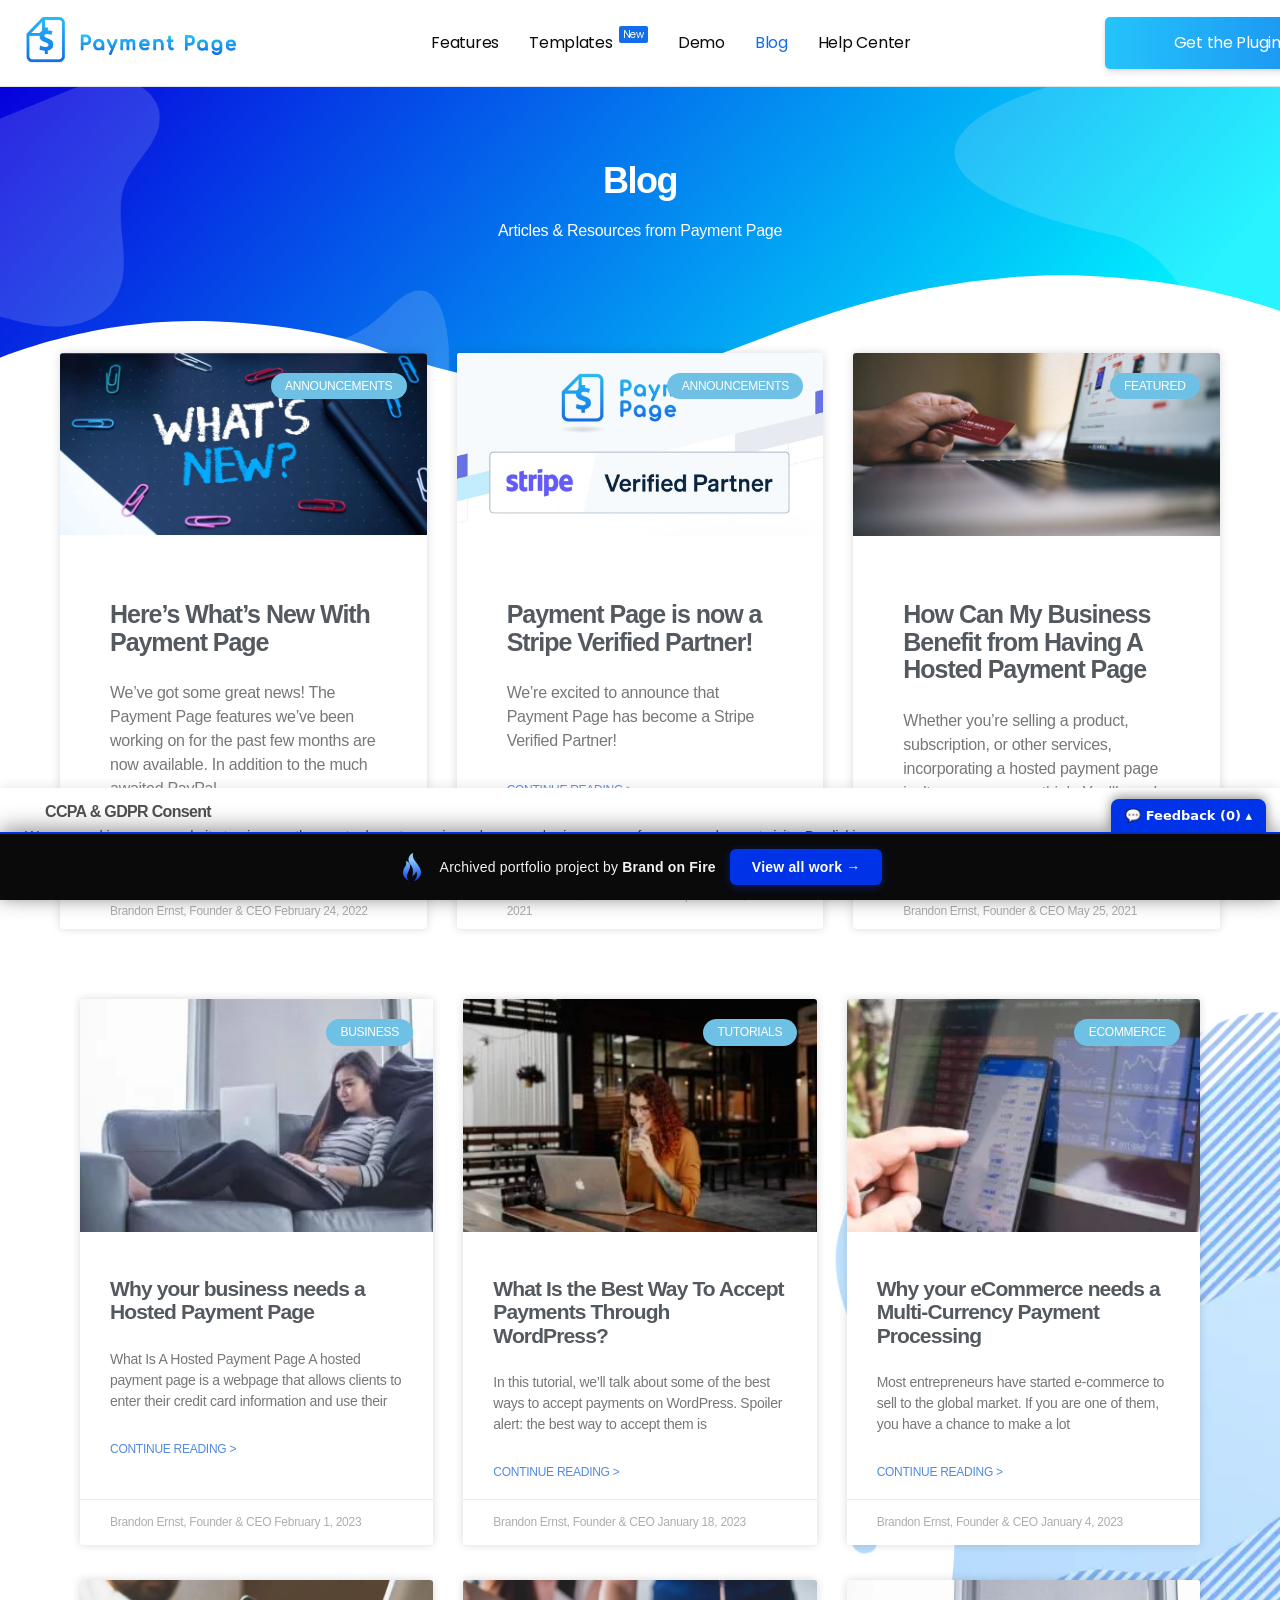
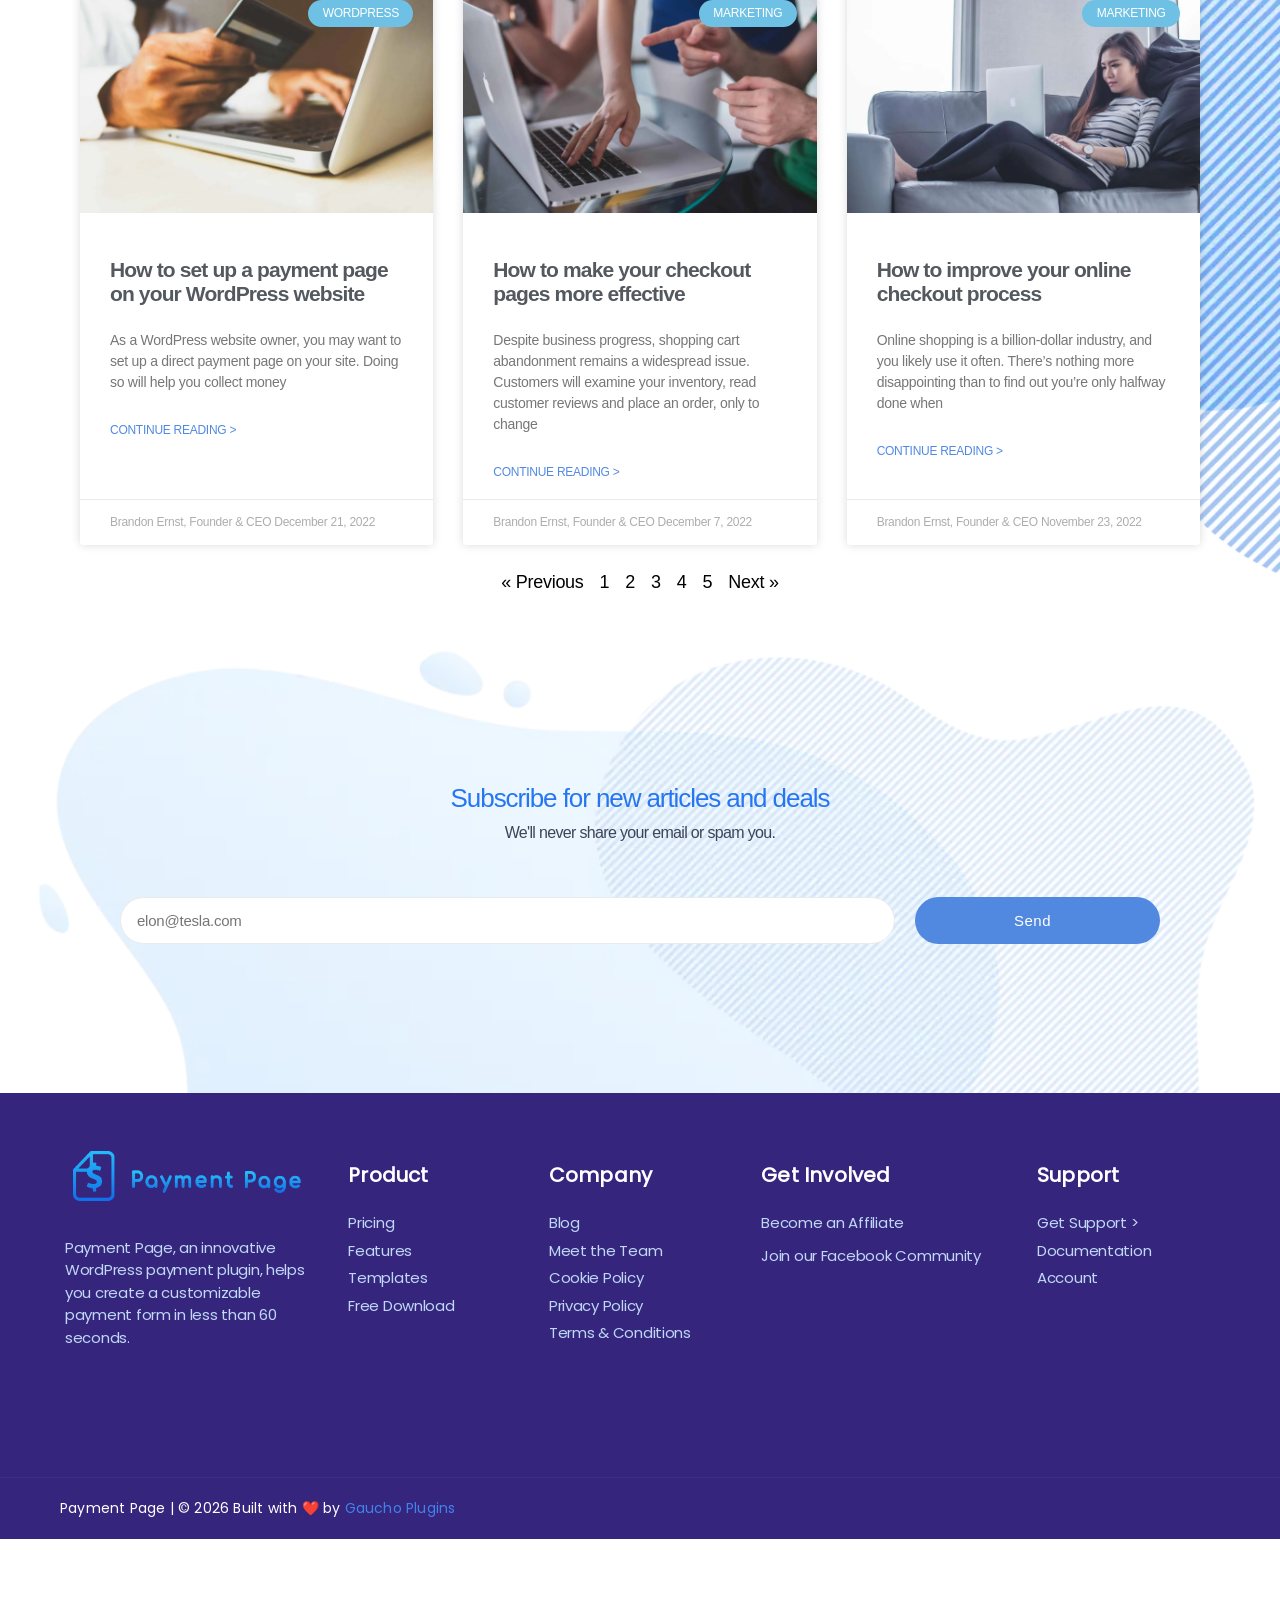
<file: blog/index.html>
<!doctype html><html lang="en-US" prefix="og: https://ogp.me/ns#" class="" data-bofp="0"><head><meta charset="UTF-8"><meta name="viewport" content="width=device-width, initial-scale=1.0, viewport-fit=cover"><title>Blog | Payment Page</title><meta name="description" content="Blog Subscribe for new articles and deals We'll never share your email or spam you."><meta name="robots" content="follow, index, max-snippet:-1, max-video-preview:-1, max-image-preview:large"><link rel="canonical" href="/blog/"><meta property="og:locale" content="en_US"><meta property="og:type" content="article"><meta property="og:title" content="Blog | Payment Page"><meta property="og:description" content="Blog Subscribe for new articles and deals We'll never share your email or spam you."><meta property="og:url" content="/blog/"><meta property="og:site_name" content="Payment Page"><meta property="og:updated_time" content="2022-02-26T04:48:35-08:00"><meta name="twitter:card" content="summary_large_image"><meta name="twitter:title" content="Blog | Payment Page"><meta name="twitter:description" content="Blog Subscribe for new articles and deals We'll never share your email or spam you."><meta name="twitter:label1" content="Time to read"><meta name="twitter:data1" content="Less than a minute"><link rel="alternate" type="application/rss+xml" title="Payment Page » Feed" href="/feed/"><link rel="https://api.w.org/" href="/wp-json/"><link rel="alternate" title="JSON" type="application/json" href="/wp-json/wp/v2/pages/396"><meta name="generator" content="Elementor 4.1.1; features: additional_custom_breakpoints; settings: css_print_method-internal, google_font-enabled, font_display-auto"><link rel="icon" href="/wp-content/uploads/2020/05/cropped-PP_fav-1-32x32.png" sizes="32x32"><link rel="icon" href="/wp-content/uploads/2020/05/cropped-PP_fav-1-192x192.png" sizes="192x192"><link rel="apple-touch-icon" href="/wp-content/uploads/2020/05/cropped-PP_fav-1-180x180.png"><meta name="msapplication-TileImage" content="/wp-content/uploads/2020/05/cropped-PP_fav-1-270x270.png"><meta name="generator" content="WP Rocket 3.20.2" data-wpr-features="wpr_minify_js wpr_lazyload_images wpr_lazyload_iframes wpr_preconnect_external_domains wpr_oci wpr_minify_css wpr_preload_links wpr_desktop"><link rel="stylesheet" href="../style.css"><style>[data-bofp="1"]{background-color:rgb(255, 255, 255)!important;color:rgb(2, 2, 2)!important}[data-bofp="2"]{background-color:rgb(255, 255, 255)!important;color:rgb(2, 2, 2)!important}[data-bofp="3"]{background-color:rgb(255, 255, 255)!important;color:rgb(2, 2, 2)!important}[data-bofp="4"]{background-color:rgb(54, 37, 125)!important;color:rgb(2, 2, 2)!important}[data-bofp="5"]{background-color:rgb(54, 37, 125)!important;color:rgb(2, 2, 2)!important}[data-bofp="6"]{background-color:rgb(255, 255, 255)!important;color:rgb(81, 81, 81)!important}</style><meta name="robots" content="noindex, nofollow"><style id="bof-noform">form,form *,fieldset,fieldset *,input,textarea,select,label.fusion-form-label,.wpcf7,.wpcf7 *,.fusion-form,.fusion-form *,.fusion-contact-form,.fusion-contact-form *,.elementor-form,.elementor-form *,.gform_wrapper,.gform_wrapper *,[class*="contact-form"],[class*="contact-form"] *,[id*="contact-form"],[id*="contact-form"] *{pointer-events:none!important;cursor:default!important;-webkit-user-select:none!important;user-select:none!important}</style></head><body data-rsssl="1" class="wp-singular page-template page-template-elementor_header_footer page page-id-396 custom-background wp-custom-logo wp-embed-responsive wp-theme-twentytwenty mega-menu-primary mega-menu-expanded singular enable-search-modal missing-post-thumbnail has-no-pagination not-showing-comments show-avatars elementor_header_footer footer-top-visible reduced-spacing elementor-default elementor-template-full-width elementor-kit-7 elementor-page elementor-page-396 e--ua-blink e--ua-mac e--ua-webkit" data-elementor-device-mode="desktop" data-bofp="1"><a class="skip-link screen-reader-text" href="#site-content">Skip to the content</a>		<header data-elementor-type="header" data-elementor-id="1223" class="elementor elementor-1223 elementor-location-header" data-elementor-post-type="elementor_library"><section class="elementor-section elementor-top-section elementor-element elementor-element-026d8f6 elementor-section-full_width elementor-section-content-middle elementor-section-height-default elementor-section-height-default elementor-sticky elementor-sticky--effects elementor-sticky--active elementor-section--handles-inside" data-id="026d8f6" data-element_type="section" data-e-type="section" data-settings="{&quot;sticky&quot;:&quot;top&quot;,&quot;sticky_offset_mobile&quot;:0,&quot;background_background&quot;:&quot;classic&quot;,&quot;sticky_on&quot;:[&quot;desktop&quot;,&quot;tablet&quot;,&quot;mobile&quot;],&quot;sticky_offset&quot;:0,&quot;sticky_effects_offset&quot;:0,&quot;sticky_anchor_link_offset&quot;:0}" style="position: fixed; width: 1366px; margin-top: 0px; margin-bottom: 0px; top: 0px;" data-bofp="2"><div class="elementor-container elementor-column-gap-no"><div class="elementor-column elementor-col-33 elementor-top-column elementor-element elementor-element-97bc20b" data-id="97bc20b" data-element_type="column" data-e-type="column"><div class="elementor-widget-wrap elementor-element-populated"><div class="elementor-element elementor-element-d6634a5 elementor-hidden-tablet elementor-hidden-mobile elementor-widget elementor-widget-theme-site-logo elementor-widget-image" data-id="d6634a5" data-element_type="widget" data-e-type="widget" data-widget_type="theme-site-logo.default"><div class="elementor-widget-container"><a href="../index.html"><img fetchpriority="high" width="425" height="127" src="../_a/60b8e5782704.webp" class="attachment-full size-full wp-image-1227" alt="Payment Page Logo" decoding="sync">				</a></div></div><section class="elementor-section elementor-inner-section elementor-element elementor-element-ea21c67 elementor-section-content-middle elementor-hidden-desktop elementor-section-boxed elementor-section-height-default elementor-section-height-default" data-id="ea21c67" data-element_type="section" data-e-type="section"><div class="elementor-container elementor-column-gap-default"><div class="elementor-column elementor-col-50 elementor-inner-column elementor-element elementor-element-7f04a51" data-id="7f04a51" data-element_type="column" data-e-type="column"><div class="elementor-widget-wrap elementor-element-populated"><div class="elementor-element elementor-element-5f401c7 elementor-widget elementor-widget-theme-site-logo elementor-widget-image" data-id="5f401c7" data-element_type="widget" data-e-type="widget" data-widget_type="theme-site-logo.default"><div class="elementor-widget-container"><a href="../index.html"><img fetchpriority="high" width="425" height="127" src="../_a/60b8e5782704.webp" class="attachment-full size-full wp-image-1227" alt="Payment Page Logo" decoding="sync">				</a></div></div></div></div><div class="elementor-column elementor-col-50 elementor-inner-column elementor-element elementor-element-3806515" data-id="3806515" data-element_type="column" data-e-type="column"><div class="elementor-widget-wrap elementor-element-populated"><div class="elementor-element elementor-element-ff481a4 elementor-nav-menu__align-justify elementor-nav-menu--stretch elementor-nav-menu__text-align-center elementor-nav-menu--dropdown-tablet elementor-nav-menu--toggle elementor-nav-menu--burger elementor-widget elementor-widget-nav-menu" data-id="ff481a4" data-element_type="widget" data-e-type="widget" data-settings="{&quot;full_width&quot;:&quot;stretch&quot;,&quot;layout&quot;:&quot;horizontal&quot;,&quot;submenu_icon&quot;:{&quot;value&quot;:&quot;&lt;i class=\&quot;fas fa-caret-down\&quot; aria-hidden=\&quot;true\&quot;&gt;&lt;\/i&gt;&quot;,&quot;library&quot;:&quot;fa-solid&quot;},&quot;toggle&quot;:&quot;burger&quot;}" data-widget_type="nav-menu.default"><div class="elementor-widget-container"><nav aria-label="Menu" class="elementor-nav-menu--main elementor-nav-menu__container elementor-nav-menu--layout-horizontal e--pointer-none"><ul id="menu-1-ff481a4" class="elementor-nav-menu" data-smartmenus-id="17822874404226843"><li class="menu-item menu-item-type-post_type menu-item-object-page menu-item-10734"><a href="../features/index.html" class="elementor-item">Features</a></li><li class="menu-item menu-item-type-post_type menu-item-object-page menu-item-1035"><a href="../templates/index.html" class="elementor-item">Templates</a></li><li class="menu-item menu-item-type-post_type menu-item-object-page menu-item-4497"><a href="../demo/index.html" class="elementor-item">Demo</a></li><li class="menu-item menu-item-type-post_type menu-item-object-page current-menu-item page_item page-item-396 current_page_item menu-item-10738"><a href="../blog/index.html" aria-current="page" class="elementor-item elementor-item-active">Blog</a></li><li class="menu-item menu-item-type-post_type menu-item-object-page menu-item-has-children menu-item-5776"><a href="../support/index.html" class="elementor-item has-submenu" id="sm-17822874404226843-1" aria-haspopup="true" aria-controls="sm-17822874404226843-2" aria-expanded="false">Help Center<span class="sub-arrow"><i class="fas fa-caret-down" aria-hidden="true"></i></span></a><ul class="sub-menu elementor-nav-menu--dropdown" id="sm-17822874404226843-2" role="group" aria-hidden="true" aria-labelledby="sm-17822874404226843-1" aria-expanded="false"><li class="menu-item menu-item-type-post_type menu-item-object-page menu-item-6088"><a href="../support/index.html" class="elementor-sub-item">Pre-Sale Questions</a></li><li class="menu-item menu-item-type-custom menu-item-object-custom menu-item-6083"><a class="elementor-sub-item">Videos</a></li><li class="menu-item menu-item-type-post_type menu-item-object-page menu-item-11232"><a href="../faqs/index.html" class="elementor-sub-item">FAQs</a></li><li class="menu-item menu-item-type-custom menu-item-object-custom menu-item-6087"><a class="elementor-sub-item">Facebook Community</a></li><li class="menu-item menu-item-type-custom menu-item-object-custom menu-item-6082"><a target="_blank" class="elementor-sub-item">Documentation</a></li></ul></li><li class="menu-item menu-item-type-post_type menu-item-object-page menu-item-8117"><a href="../pricing/index.html" class="elementor-item">Get the Plugin</a></li></ul>			</nav><div class="elementor-menu-toggle" role="button" tabindex="0" aria-label="Menu Toggle" aria-expanded="false" style=""><i aria-hidden="true" role="presentation" class="elementor-menu-toggle__icon--open eicon-menu-bar"></i><i aria-hidden="true" role="presentation" class="elementor-menu-toggle__icon--close eicon-close"></i>		</div><nav class="elementor-nav-menu--dropdown elementor-nav-menu__container" aria-hidden="true" style="top: 0px; --menu-height: 0; width: 1366px; left: 0px;"><ul id="menu-2-ff481a4" class="elementor-nav-menu" data-smartmenus-id="17822874404248345"><li class="menu-item menu-item-type-post_type menu-item-object-page menu-item-10734"><a href="../features/index.html" class="elementor-item" tabindex="-1">Features</a></li><li class="menu-item menu-item-type-post_type menu-item-object-page menu-item-1035"><a href="../templates/index.html" class="elementor-item" tabindex="-1">Templates</a></li><li class="menu-item menu-item-type-post_type menu-item-object-page menu-item-4497"><a href="../demo/index.html" class="elementor-item" tabindex="-1">Demo</a></li><li class="menu-item menu-item-type-post_type menu-item-object-page current-menu-item page_item page-item-396 current_page_item menu-item-10738"><a href="../blog/index.html" aria-current="page" class="elementor-item elementor-item-active" tabindex="-1">Blog</a></li><li class="menu-item menu-item-type-post_type menu-item-object-page menu-item-has-children menu-item-5776"><a href="../support/index.html" class="elementor-item has-submenu" tabindex="-1" id="sm-17822874404248345-1" aria-haspopup="true" aria-controls="sm-17822874404248345-2" aria-expanded="false">Help Center<span class="sub-arrow"><i class="fas fa-caret-down" aria-hidden="true"></i></span></a><ul class="sub-menu elementor-nav-menu--dropdown" id="sm-17822874404248345-2" role="group" aria-hidden="true" aria-labelledby="sm-17822874404248345-1" aria-expanded="false"><li class="menu-item menu-item-type-post_type menu-item-object-page menu-item-6088"><a href="../support/index.html" class="elementor-sub-item" tabindex="-1">Pre-Sale Questions</a></li><li class="menu-item menu-item-type-custom menu-item-object-custom menu-item-6083"><a class="elementor-sub-item" tabindex="-1">Videos</a></li><li class="menu-item menu-item-type-post_type menu-item-object-page menu-item-11232"><a href="../faqs/index.html" class="elementor-sub-item" tabindex="-1">FAQs</a></li><li class="menu-item menu-item-type-custom menu-item-object-custom menu-item-6087"><a class="elementor-sub-item" tabindex="-1">Facebook Community</a></li><li class="menu-item menu-item-type-custom menu-item-object-custom menu-item-6082"><a target="_blank" class="elementor-sub-item" tabindex="-1">Documentation</a></li></ul></li><li class="menu-item menu-item-type-post_type menu-item-object-page menu-item-8117"><a href="../pricing/index.html" class="elementor-item" tabindex="-1">Get the Plugin</a></li></ul>			</nav></div></div></div></div></div></section></div></div><div class="elementor-column elementor-col-33 elementor-top-column elementor-element elementor-element-6b8be8e elementor-hidden-tablet elementor-hidden-mobile" data-id="6b8be8e" data-element_type="column" data-e-type="column"><div class="elementor-widget-wrap elementor-element-populated"><div class="elementor-element elementor-element-35cfc25e elementor-hidden-tablet elementor-hidden-mobile elementor-widget elementor-widget-wp-widget-maxmegamenu" data-id="35cfc25e" data-element_type="widget" data-e-type="widget" data-widget_type="wp-widget-maxmegamenu.default"><div class="elementor-widget-container"><div id="mega-menu-wrap-primary" class="mega-menu-wrap"><div class="mega-menu-toggle"><div class="mega-toggle-blocks-left"></div><div class="mega-toggle-blocks-center"></div><div class="mega-toggle-blocks-right"><div class="mega-toggle-block mega-menu-toggle-animated-block mega-toggle-block-0" id="mega-toggle-block-0"><button aria-controls="mega-menu-primary" aria-expanded="false" aria-haspopup="true" aria-label="Toggle Menu" class="mega-toggle-animated mega-toggle-animated-slider" type="button"><span class="mega-toggle-animated-box"><span class="mega-toggle-animated-inner"></span></span></button></div></div></div><ul id="mega-menu-primary" class="mega-menu max-mega-menu mega-menu-horizontal" data-event="hover_intent" data-effect="fade_up" data-effect-speed="200" data-effect-mobile="disabled" data-effect-speed-mobile="0" data-panel-inner-width="300px" data-mobile-force-width="false" data-second-click="go" data-document-click="collapse" data-vertical-behaviour="standard" data-breakpoint="768" data-unbind="true" data-mobile-state="collapse_all" data-mobile-direction="vertical" data-overlay-desktop="false" data-overlay-mobile="false"><li class="mega-menu-item mega-menu-item-type-post_type mega-menu-item-object-page mega-menu-item-10734" id="mega-menu-item-10734"><a class="mega-menu-link" href="../features/index.html">Features</a></li><li class="mega-menu-item mega-menu-item-type-post_type mega-menu-item-object-page mega-2-columns mega-sub-columns mega-menu-item-1035" style="--columns:2" id="mega-menu-item-1035"><a class="mega-menu-link" href="../templates/index.html">Templates<span class="mega-menu-badge mega-menu-badge-style-one">New</span></a></li><li class="mega-menu-item mega-menu-item-type-post_type mega-menu-item-object-page mega-menu-item-4497" id="mega-menu-item-4497"><a class="mega-menu-link" href="../demo/index.html">Demo</a></li><li class="mega-menu-item mega-menu-item-type-post_type mega-menu-item-object-page mega-current-menu-item mega-page_item mega-page-item-396 mega-current_page_item mega-menu-item-10738" id="mega-menu-item-10738"><a class="mega-menu-link" href="../blog/index.html" aria-current="page">Blog</a></li><li class="mega-menu-item mega-menu-item-type-post_type mega-menu-item-object-page mega-menu-item-has-children mega-menu-megamenu mega-menu-grid mega-align-bottom-left mega-menu-item-5776" id="mega-menu-item-5776"><a class="mega-menu-link" href="../support/index.html" aria-expanded="false" aria-controls="mega-sub-menu-5776">Help Center<span class="mega-indicator" aria-hidden="true"></span></a><ul class="mega-sub-menu" role="presentation" id="mega-sub-menu-5776"><li class="mega-menu-row" id="mega-menu-5776-0"><ul class="mega-sub-menu" style="--columns:1" role="presentation"><li class="mega-menu-column mega-menu-columns-1-of-1" style="--columns:1; --span:1" id="mega-menu-5776-0-0"><ul class="mega-sub-menu"><li class="mega-menu-item mega-menu-item-type-post_type mega-menu-item-object-page mega-has-icon mega-icon-left mega-menu-item-6088" id="mega-menu-item-6088"><a class="fa-comments-o mega-menu-link" href="../support/index.html">Pre-Sale Questions</a></li><li class="mega-menu-item mega-menu-item-type-custom mega-menu-item-object-custom mega-has-icon mega-icon-left mega-menu-item-6082" id="mega-menu-item-6082"><a target="_blank" class="fa-book mega-menu-link">Documentation</a></li><li class="mega-menu-item mega-menu-item-type-post_type mega-menu-item-object-page mega-has-icon mega-icon-left mega-menu-item-11232" id="mega-menu-item-11232"><a class="fa-question mega-menu-link" href="../faqs/index.html">FAQs</a></li><li class="mega-menu-item mega-menu-item-type-custom mega-menu-item-object-custom mega-has-icon mega-icon-left mega-menu-item-6083" id="mega-menu-item-6083"><a class="fas fa-video mega-menu-link">Videos</a></li><li class="mega-menu-item mega-menu-item-type-custom mega-menu-item-object-custom mega-has-icon mega-icon-left mega-menu-item-6087" id="mega-menu-item-6087"><a class="fab fa-facebook mega-menu-link">Facebook Community</a></li>		</ul></li>	</ul></li></ul></li><li class="mega-menu-item mega-menu-item-type-post_type mega-menu-item-object-page mega-hide-on-desktop mega-menu-item-8117" id="mega-menu-item-8117"><a class="mega-menu-link" href="../pricing/index.html">Get the Plugin</a></li></ul></div>				</div></div></div></div><div class="elementor-column elementor-col-33 elementor-top-column elementor-element elementor-element-4d846db elementor-hidden-tablet elementor-hidden-mobile" data-id="4d846db" data-element_type="column" data-e-type="column"><div class="elementor-widget-wrap elementor-element-populated"><div class="elementor-element elementor-element-5d80e2f2 elementor-align-right elementor-widget elementor-widget-button" data-id="5d80e2f2" data-element_type="widget" data-e-type="widget" data-widget_type="button.default"><div class="elementor-widget-container"><div class="elementor-button-wrapper"><a class="elementor-button elementor-button-link elementor-size-md" href="../pricing/index.html"><span class="elementor-button-content-wrapper"><span class="elementor-button-icon"><i aria-hidden="true" class="fas fa-chevron-right"></i>			</span><span class="elementor-button-text">Get the Plugin </span></span></a></div></div></div></div></div></div></section><section class="elementor-section elementor-top-section elementor-element elementor-element-026d8f6 elementor-section-full_width elementor-section-content-middle elementor-section-height-default elementor-section-height-default elementor-sticky elementor-sticky--effects elementor-sticky__spacer" data-id="026d8f6" data-element_type="section" data-e-type="section" data-settings="{&quot;sticky&quot;:&quot;top&quot;,&quot;sticky_offset_mobile&quot;:0,&quot;background_background&quot;:&quot;classic&quot;,&quot;sticky_on&quot;:[&quot;desktop&quot;,&quot;tablet&quot;,&quot;mobile&quot;],&quot;sticky_offset&quot;:0,&quot;sticky_effects_offset&quot;:0,&quot;sticky_anchor_link_offset&quot;:0}" style="visibility: hidden; transition: none; animation: auto ease 0s 1 normal none running none;" data-bofp="3"><div class="elementor-container elementor-column-gap-no"><div class="elementor-column elementor-col-33 elementor-top-column elementor-element elementor-element-97bc20b" data-id="97bc20b" data-element_type="column" data-e-type="column"><div class="elementor-widget-wrap elementor-element-populated"><div class="elementor-element elementor-element-d6634a5 elementor-hidden-tablet elementor-hidden-mobile elementor-widget elementor-widget-theme-site-logo elementor-widget-image" data-id="d6634a5" data-element_type="widget" data-e-type="widget" data-widget_type="theme-site-logo.default"><div class="elementor-widget-container"><a href="../index.html"><img fetchpriority="high" width="425" height="127" src="../_a/60b8e5782704.webp" class="attachment-full size-full wp-image-1227" alt="Payment Page Logo" decoding="sync">				</a></div></div><section class="elementor-section elementor-inner-section elementor-element elementor-element-ea21c67 elementor-section-content-middle elementor-hidden-desktop elementor-section-boxed elementor-section-height-default elementor-section-height-default" data-id="ea21c67" data-element_type="section" data-e-type="section"><div class="elementor-container elementor-column-gap-default"><div class="elementor-column elementor-col-50 elementor-inner-column elementor-element elementor-element-7f04a51" data-id="7f04a51" data-element_type="column" data-e-type="column"><div class="elementor-widget-wrap elementor-element-populated"><div class="elementor-element elementor-element-5f401c7 elementor-widget elementor-widget-theme-site-logo elementor-widget-image" data-id="5f401c7" data-element_type="widget" data-e-type="widget" data-widget_type="theme-site-logo.default"><div class="elementor-widget-container"><a href="../index.html"><img fetchpriority="high" width="425" height="127" src="../_a/60b8e5782704.webp" class="attachment-full size-full wp-image-1227" alt="Payment Page Logo" decoding="sync">				</a></div></div></div></div><div class="elementor-column elementor-col-50 elementor-inner-column elementor-element elementor-element-3806515" data-id="3806515" data-element_type="column" data-e-type="column"><div class="elementor-widget-wrap elementor-element-populated"><div class="elementor-element elementor-element-ff481a4 elementor-nav-menu__align-justify elementor-nav-menu--stretch elementor-nav-menu__text-align-center elementor-nav-menu--dropdown-tablet elementor-nav-menu--toggle elementor-nav-menu--burger elementor-widget elementor-widget-nav-menu" data-id="ff481a4" data-element_type="widget" data-e-type="widget" data-settings="{&quot;full_width&quot;:&quot;stretch&quot;,&quot;layout&quot;:&quot;horizontal&quot;,&quot;submenu_icon&quot;:{&quot;value&quot;:&quot;&lt;i class=\&quot;fas fa-caret-down\&quot; aria-hidden=\&quot;true\&quot;&gt;&lt;\/i&gt;&quot;,&quot;library&quot;:&quot;fa-solid&quot;},&quot;toggle&quot;:&quot;burger&quot;}" data-widget_type="nav-menu.default"><div class="elementor-widget-container"><nav aria-label="Menu" class="elementor-nav-menu--main elementor-nav-menu__container elementor-nav-menu--layout-horizontal e--pointer-none"><ul id="menu-1-ff481a4" class="elementor-nav-menu" data-smartmenus-id="17822874404226843"><li class="menu-item menu-item-type-post_type menu-item-object-page menu-item-10734"><a href="../features/index.html" class="elementor-item">Features</a></li><li class="menu-item menu-item-type-post_type menu-item-object-page menu-item-1035"><a href="../templates/index.html" class="elementor-item">Templates</a></li><li class="menu-item menu-item-type-post_type menu-item-object-page menu-item-4497"><a href="../demo/index.html" class="elementor-item">Demo</a></li><li class="menu-item menu-item-type-post_type menu-item-object-page current-menu-item page_item page-item-396 current_page_item menu-item-10738"><a href="../blog/index.html" aria-current="page" class="elementor-item elementor-item-active">Blog</a></li><li class="menu-item menu-item-type-post_type menu-item-object-page menu-item-has-children menu-item-5776"><a href="../support/index.html" class="elementor-item has-submenu" id="sm-17822874404226843-1" aria-haspopup="true" aria-controls="sm-17822874404226843-2" aria-expanded="false">Help Center<span class="sub-arrow"><i class="fas fa-caret-down" aria-hidden="true"></i></span></a><ul class="sub-menu elementor-nav-menu--dropdown" id="sm-17822874404226843-2" role="group" aria-hidden="true" aria-labelledby="sm-17822874404226843-1" aria-expanded="false"><li class="menu-item menu-item-type-post_type menu-item-object-page menu-item-6088"><a href="../support/index.html" class="elementor-sub-item">Pre-Sale Questions</a></li><li class="menu-item menu-item-type-custom menu-item-object-custom menu-item-6083"><a class="elementor-sub-item">Videos</a></li><li class="menu-item menu-item-type-post_type menu-item-object-page menu-item-11232"><a href="../faqs/index.html" class="elementor-sub-item">FAQs</a></li><li class="menu-item menu-item-type-custom menu-item-object-custom menu-item-6087"><a class="elementor-sub-item">Facebook Community</a></li><li class="menu-item menu-item-type-custom menu-item-object-custom menu-item-6082"><a target="_blank" class="elementor-sub-item">Documentation</a></li></ul></li><li class="menu-item menu-item-type-post_type menu-item-object-page menu-item-8117"><a href="../pricing/index.html" class="elementor-item">Get the Plugin</a></li></ul>			</nav><div class="elementor-menu-toggle" role="button" tabindex="0" aria-label="Menu Toggle" aria-expanded="false" style=""><i aria-hidden="true" role="presentation" class="elementor-menu-toggle__icon--open eicon-menu-bar"></i><i aria-hidden="true" role="presentation" class="elementor-menu-toggle__icon--close eicon-close"></i>		</div><nav class="elementor-nav-menu--dropdown elementor-nav-menu__container" aria-hidden="true" style="width: 1366px; left: 0px; top: 0px; --menu-height: 0;"><ul id="menu-2-ff481a4" class="elementor-nav-menu" data-smartmenus-id="17822874404248345"><li class="menu-item menu-item-type-post_type menu-item-object-page menu-item-10734"><a href="../features/index.html" class="elementor-item" tabindex="-1">Features</a></li><li class="menu-item menu-item-type-post_type menu-item-object-page menu-item-1035"><a href="../templates/index.html" class="elementor-item" tabindex="-1">Templates</a></li><li class="menu-item menu-item-type-post_type menu-item-object-page menu-item-4497"><a href="../demo/index.html" class="elementor-item" tabindex="-1">Demo</a></li><li class="menu-item menu-item-type-post_type menu-item-object-page current-menu-item page_item page-item-396 current_page_item menu-item-10738"><a href="../blog/index.html" aria-current="page" class="elementor-item elementor-item-active" tabindex="-1">Blog</a></li><li class="menu-item menu-item-type-post_type menu-item-object-page menu-item-has-children menu-item-5776"><a href="../support/index.html" class="elementor-item has-submenu" tabindex="-1" id="sm-17822874404248345-1" aria-haspopup="true" aria-controls="sm-17822874404248345-2" aria-expanded="false">Help Center<span class="sub-arrow"><i class="fas fa-caret-down" aria-hidden="true"></i></span></a><ul class="sub-menu elementor-nav-menu--dropdown" id="sm-17822874404248345-2" role="group" aria-hidden="true" aria-labelledby="sm-17822874404248345-1" aria-expanded="false"><li class="menu-item menu-item-type-post_type menu-item-object-page menu-item-6088"><a href="../support/index.html" class="elementor-sub-item" tabindex="-1">Pre-Sale Questions</a></li><li class="menu-item menu-item-type-custom menu-item-object-custom menu-item-6083"><a class="elementor-sub-item" tabindex="-1">Videos</a></li><li class="menu-item menu-item-type-post_type menu-item-object-page menu-item-11232"><a href="../faqs/index.html" class="elementor-sub-item" tabindex="-1">FAQs</a></li><li class="menu-item menu-item-type-custom menu-item-object-custom menu-item-6087"><a class="elementor-sub-item" tabindex="-1">Facebook Community</a></li><li class="menu-item menu-item-type-custom menu-item-object-custom menu-item-6082"><a target="_blank" class="elementor-sub-item" tabindex="-1">Documentation</a></li></ul></li><li class="menu-item menu-item-type-post_type menu-item-object-page menu-item-8117"><a href="../pricing/index.html" class="elementor-item" tabindex="-1">Get the Plugin</a></li></ul>			</nav></div></div></div></div></div></section></div></div><div class="elementor-column elementor-col-33 elementor-top-column elementor-element elementor-element-6b8be8e elementor-hidden-tablet elementor-hidden-mobile" data-id="6b8be8e" data-element_type="column" data-e-type="column"><div class="elementor-widget-wrap elementor-element-populated"><div class="elementor-element elementor-element-35cfc25e elementor-hidden-tablet elementor-hidden-mobile elementor-widget elementor-widget-wp-widget-maxmegamenu" data-id="35cfc25e" data-element_type="widget" data-e-type="widget" data-widget_type="wp-widget-maxmegamenu.default"><div class="elementor-widget-container"><div id="mega-menu-wrap-primary" class="mega-menu-wrap"><div class="mega-menu-toggle"><div class="mega-toggle-blocks-left"></div><div class="mega-toggle-blocks-center"></div><div class="mega-toggle-blocks-right"><div class="mega-toggle-block mega-menu-toggle-animated-block mega-toggle-block-0" id="mega-toggle-block-0"><button aria-controls="mega-menu-primary" aria-expanded="false" aria-haspopup="true" aria-label="Toggle Menu" class="mega-toggle-animated mega-toggle-animated-slider" type="button"><span class="mega-toggle-animated-box"><span class="mega-toggle-animated-inner"></span></span></button></div></div></div><ul id="mega-menu-primary" class="mega-menu max-mega-menu mega-menu-horizontal" data-event="hover_intent" data-effect="fade_up" data-effect-speed="200" data-effect-mobile="disabled" data-effect-speed-mobile="0" data-panel-inner-width="300px" data-mobile-force-width="false" data-second-click="go" data-document-click="collapse" data-vertical-behaviour="standard" data-breakpoint="768" data-unbind="true" data-mobile-state="collapse_all" data-mobile-direction="vertical" data-overlay-desktop="false" data-overlay-mobile="false"><li class="mega-menu-item mega-menu-item-type-post_type mega-menu-item-object-page mega-menu-item-10734" id="mega-menu-item-10734"><a class="mega-menu-link" href="../features/index.html">Features</a></li><li class="mega-menu-item mega-menu-item-type-post_type mega-menu-item-object-page mega-2-columns mega-sub-columns mega-menu-item-1035" style="--columns:2" id="mega-menu-item-1035"><a class="mega-menu-link" href="../templates/index.html">Templates<span class="mega-menu-badge mega-menu-badge-style-one">New</span></a></li><li class="mega-menu-item mega-menu-item-type-post_type mega-menu-item-object-page mega-menu-item-4497" id="mega-menu-item-4497"><a class="mega-menu-link" href="../demo/index.html">Demo</a></li><li class="mega-menu-item mega-menu-item-type-post_type mega-menu-item-object-page mega-current-menu-item mega-page_item mega-page-item-396 mega-current_page_item mega-menu-item-10738" id="mega-menu-item-10738"><a class="mega-menu-link" href="../blog/index.html" aria-current="page">Blog</a></li><li class="mega-menu-item mega-menu-item-type-post_type mega-menu-item-object-page mega-menu-item-has-children mega-menu-megamenu mega-menu-grid mega-align-bottom-left mega-menu-item-5776" id="mega-menu-item-5776"><a class="mega-menu-link" href="../support/index.html" aria-expanded="false" aria-controls="mega-sub-menu-5776">Help Center<span class="mega-indicator" aria-hidden="true"></span></a><ul class="mega-sub-menu" role="presentation" id="mega-sub-menu-5776"><li class="mega-menu-row" id="mega-menu-5776-0"><ul class="mega-sub-menu" style="--columns:1" role="presentation"><li class="mega-menu-column mega-menu-columns-1-of-1" style="--columns:1; --span:1" id="mega-menu-5776-0-0"><ul class="mega-sub-menu"><li class="mega-menu-item mega-menu-item-type-post_type mega-menu-item-object-page mega-has-icon mega-icon-left mega-menu-item-6088" id="mega-menu-item-6088"><a class="fa-comments-o mega-menu-link" href="../support/index.html">Pre-Sale Questions</a></li><li class="mega-menu-item mega-menu-item-type-custom mega-menu-item-object-custom mega-has-icon mega-icon-left mega-menu-item-6082" id="mega-menu-item-6082"><a target="_blank" class="fa-book mega-menu-link">Documentation</a></li><li class="mega-menu-item mega-menu-item-type-post_type mega-menu-item-object-page mega-has-icon mega-icon-left mega-menu-item-11232" id="mega-menu-item-11232"><a class="fa-question mega-menu-link" href="../faqs/index.html">FAQs</a></li><li class="mega-menu-item mega-menu-item-type-custom mega-menu-item-object-custom mega-has-icon mega-icon-left mega-menu-item-6083" id="mega-menu-item-6083"><a class="fas fa-video mega-menu-link">Videos</a></li><li class="mega-menu-item mega-menu-item-type-custom mega-menu-item-object-custom mega-has-icon mega-icon-left mega-menu-item-6087" id="mega-menu-item-6087"><a class="fab fa-facebook mega-menu-link">Facebook Community</a></li>		</ul></li>	</ul></li></ul></li><li class="mega-menu-item mega-menu-item-type-post_type mega-menu-item-object-page mega-hide-on-desktop mega-menu-item-8117" id="mega-menu-item-8117"><a class="mega-menu-link" href="../pricing/index.html">Get the Plugin</a></li></ul></div>				</div></div></div></div><div class="elementor-column elementor-col-33 elementor-top-column elementor-element elementor-element-4d846db elementor-hidden-tablet elementor-hidden-mobile" data-id="4d846db" data-element_type="column" data-e-type="column"><div class="elementor-widget-wrap elementor-element-populated"><div class="elementor-element elementor-element-5d80e2f2 elementor-align-right elementor-widget elementor-widget-button" data-id="5d80e2f2" data-element_type="widget" data-e-type="widget" data-widget_type="button.default"><div class="elementor-widget-container"><div class="elementor-button-wrapper"><a class="elementor-button elementor-button-link elementor-size-md" href="../pricing/index.html"><span class="elementor-button-content-wrapper"><span class="elementor-button-icon"><i aria-hidden="true" class="fas fa-chevron-right"></i>			</span><span class="elementor-button-text">Get the Plugin </span></span></a></div></div></div></div></div></div></section></header><div data-elementor-type="wp-page" data-elementor-id="396" class="elementor elementor-396" data-elementor-post-type="page"><section class="elementor-section elementor-top-section elementor-element elementor-element-3432841 elementor-section-height-min-height elementor-section-items-top elementor-section-boxed elementor-section-height-default" data-id="3432841" data-element_type="section" data-e-type="section" data-settings="{&quot;background_background&quot;:&quot;gradient&quot;,&quot;shape_divider_bottom&quot;:&quot;waves&quot;}"><div class="elementor-background-overlay"></div><div class="elementor-shape elementor-shape-bottom" aria-hidden="true" data-negative="false"><svg xmlns="http://www.w3.org/2000/svg" viewBox="0 0 1000 100" preserveAspectRatio="none"><path class="elementor-shape-fill" d="M421.9,6.5c22.6-2.5,51.5,0.4,75.5,5.3c23.6,4.9,70.9,23.5,100.5,35.7c75.8,32.2,133.7,44.5,192.6,49.7
	c23.6,2.1,48.7,3.5,103.4-2.5c54.7-6,106.2-25.6,106.2-25.6V0H0v30.3c0,0,72,32.6,158.4,30.5c39.2-0.7,92.8-6.7,134-22.4
	c21.2-8.1,52.2-18.2,79.7-24.2C399.3,7.9,411.6,7.5,421.9,6.5z"></path></svg>		</div><div class="elementor-container elementor-column-gap-default"><div class="elementor-column elementor-col-100 elementor-top-column elementor-element elementor-element-8cc3e33" data-id="8cc3e33" data-element_type="column" data-e-type="column"><div class="elementor-widget-wrap elementor-element-populated"><div class="elementor-element elementor-element-81cf789 elementor-widget elementor-widget-heading" data-id="81cf789" data-element_type="widget" data-e-type="widget" data-widget_type="heading.default"><div class="elementor-widget-container"><h1 class="elementor-heading-title elementor-size-default">Blog</h1>				</div></div><div class="elementor-element elementor-element-3ccbe4b1 elementor-align-center elementor-widget elementor-widget-post-info" data-id="3ccbe4b1" data-element_type="widget" data-e-type="widget" data-widget_type="post-info.default"><div class="elementor-widget-container"><ul class="elementor-inline-items elementor-icon-list-items elementor-post-info"><li class="elementor-icon-list-item elementor-repeater-item-ef11192 elementor-inline-item"><span class="elementor-icon-list-text elementor-post-info__item elementor-post-info__item--type-custom">
										Articles &amp; Resources from Payment Page					</span></li></ul></div></div></div></div></div></section><section class="elementor-section elementor-top-section elementor-element elementor-element-f6d3cb0 elementor-section-full_width elementor-section-height-default elementor-section-height-default" data-id="f6d3cb0" data-element_type="section" data-e-type="section"><div class="elementor-background-overlay"></div><div class="elementor-container elementor-column-gap-default"><div class="elementor-column elementor-col-100 elementor-top-column elementor-element elementor-element-aed4538" data-id="aed4538" data-element_type="column" data-e-type="column"><div class="elementor-widget-wrap elementor-element-populated"><div class="elementor-element elementor-element-d09731e elementor-grid-tablet-1 elementor-grid-3 elementor-grid-mobile-1 elementor-posts--thumbnail-top elementor-posts--show-avatar elementor-card-shadow-yes elementor-posts__hover-gradient elementor-widget elementor-widget-posts" data-id="d09731e" data-element_type="widget" data-e-type="widget" data-settings="{&quot;cards_columns_tablet&quot;:&quot;1&quot;,&quot;cards_columns&quot;:&quot;3&quot;,&quot;cards_columns_mobile&quot;:&quot;1&quot;,&quot;cards_row_gap&quot;:{&quot;unit&quot;:&quot;px&quot;,&quot;size&quot;:35,&quot;sizes&quot;:[]},&quot;cards_row_gap_tablet&quot;:{&quot;unit&quot;:&quot;px&quot;,&quot;size&quot;:&quot;&quot;,&quot;sizes&quot;:[]},&quot;cards_row_gap_mobile&quot;:{&quot;unit&quot;:&quot;px&quot;,&quot;size&quot;:&quot;&quot;,&quot;sizes&quot;:[]}}" data-widget_type="posts.cards"><div class="elementor-widget-container"><div class="elementor-posts-container elementor-posts elementor-posts--skin-cards elementor-grid elementor-has-item-ratio" role="list"><article class="elementor-post elementor-grid-item post-8380 post type-post status-publish format-standard has-post-thumbnail hentry category-announcements category-paypal category-stripe tag-having-multiple-payment-gateways tag-multi-payment-gateway tag-multiple-payment-gateways-wordpress-plugin tag-payment-gateway-features tag-payment-gateway-multiple-options tag-types-of-payment-gateway" role="listitem"><div class="elementor-post__card"><a class="elementor-post__thumbnail__link" href="#" tabindex="-1"><div class="elementor-post__thumbnail elementor-fit-height"><img decoding="sync" width="1999" height="981" src="../_a/1ace68b1203b.webp" class="attachment-full size-full wp-image-8401" alt="Payment Page Feature Update WordPress Payment Gateway Plugin."></div></a><div class="elementor-post__badge">Announcements</div><div class="elementor-post__avatar"><img alt="Brandon Ernst, Founder &amp; CEO" src="[data-uri]" data-lazy-srcset="../_ext/20ede7325982a7.bin 2x" class="avatar avatar-128 photo entered lazyloaded" height="128" width="128" data-ll-status="loaded" decoding="sync">		</div><div class="elementor-post__text"><h2 class="elementor-post__title"><a href="#">
				Here’s What’s New With Payment Page			</a></h2><div class="elementor-post__excerpt"><p>We’ve got some great news! The Payment Page features we’ve been working on for the past few months are now available. In addition to the much awaited PayPal</p></div><a class="elementor-post__read-more" href="#" aria-label="Read more about Here’s What’s New With Payment Page" tabindex="-1">
			Continue reading &gt;		</a></div><div class="elementor-post__meta-data"><span class="elementor-post-author">
			Brandon Ernst, Founder &amp; CEO		</span><span class="elementor-post-date">
			February 24, 2022		</span></div></div></article><article class="elementor-post elementor-grid-item post-6099 post type-post status-publish format-standard has-post-thumbnail hentry category-announcements category-stripe tag-announcement tag-official tag-partners tag-stripe tag-verified" role="listitem"><div class="elementor-post__card"><a class="elementor-post__thumbnail__link" href="#" tabindex="-1"><div class="elementor-post__thumbnail"><img decoding="sync" width="1200" height="628" src="../_a/67ba24181605.webp" class="attachment-full size-full wp-image-6128" alt="Payment Page is a Stripe Verified Partner"></div></a><div class="elementor-post__badge">Announcements</div><div class="elementor-post__avatar"><img alt="Brandon Ernst, Founder &amp; CEO" src="[data-uri]" data-lazy-srcset="../_ext/20ede7325982a7.bin 2x" class="avatar avatar-128 photo entered lazyloaded" height="128" width="128" data-ll-status="loaded" decoding="sync">		</div><div class="elementor-post__text"><h2 class="elementor-post__title"><a href="#">
				Payment Page is now a Stripe Verified Partner!			</a></h2><div class="elementor-post__excerpt"><p>We’re excited to announce that Payment Page has become a Stripe Verified Partner! </p></div><a class="elementor-post__read-more" href="#" aria-label="Read more about Payment Page is now a Stripe Verified Partner!" tabindex="-1">
			Continue reading &gt;		</a></div><div class="elementor-post__meta-data"><span class="elementor-post-author">
			Brandon Ernst, Founder &amp; CEO		</span><span class="elementor-post-date">
			September 27, 2021		</span></div></div></article><article class="elementor-post elementor-grid-item post-1441 post type-post status-publish format-standard has-post-thumbnail hentry category-featured tag-business-benefits tag-data-protection tag-easy-integration-and-navigation tag-ecommerce tag-international-payment-solutions tag-payment-methods tag-payment-page tag-payment-tools-and-options tag-paypal tag-security tag-smes tag-stripe tag-wepay" role="listitem"><div class="elementor-post__card"><a class="elementor-post__thumbnail__link" href="#" tabindex="-1"><div class="elementor-post__thumbnail"><img decoding="sync" width="1920" height="1280" src="../_a/761d03fb0a4b.webp" class="attachment-full size-full wp-image-1075" alt="Person Paying with Card Online"></div></a><div class="elementor-post__badge">Featured</div><div class="elementor-post__avatar"><img alt="Brandon Ernst, Founder &amp; CEO" src="[data-uri]" data-lazy-srcset="../_ext/20ede7325982a7.bin 2x" class="avatar avatar-128 photo entered lazyloaded" height="128" width="128" data-ll-status="loaded" decoding="sync">		</div><div class="elementor-post__text"><h2 class="elementor-post__title"><a href="#">
				How Can My Business Benefit from Having A Hosted Payment Page			</a></h2><div class="elementor-post__excerpt"><p>Whether you’re selling a product, subscription, or other services, incorporating a hosted payment page isn’t as easy as you think. You’ll need to establish a framework for accepting</p></div><a class="elementor-post__read-more" href="#" aria-label="Read more about How Can My Business Benefit from Having A Hosted Payment Page" tabindex="-1">
			Continue reading &gt;		</a></div><div class="elementor-post__meta-data"><span class="elementor-post-author">
			Brandon Ernst, Founder &amp; CEO		</span><span class="elementor-post-date">
			May 25, 2021		</span></div></div></article></div></div></div></div></div></div></section><section class="elementor-section elementor-top-section elementor-element elementor-element-114843f elementor-section-boxed elementor-section-height-default elementor-section-height-default" data-id="114843f" data-element_type="section" data-e-type="section" data-settings="{&quot;background_background&quot;:&quot;classic&quot;}"><div class="elementor-background-overlay"></div><div class="elementor-container elementor-column-gap-default"><div class="elementor-column elementor-col-100 elementor-top-column elementor-element elementor-element-46228d1" data-id="46228d1" data-element_type="column" data-e-type="column"><div class="elementor-widget-wrap elementor-element-populated"><div class="elementor-element elementor-element-39af1ed elementor-grid-3 elementor-grid-tablet-2 elementor-grid-mobile-1 elementor-posts--thumbnail-top elementor-posts--show-avatar elementor-card-shadow-yes elementor-posts__hover-gradient elementor-widget elementor-widget-posts" data-id="39af1ed" data-element_type="widget" data-e-type="widget" data-settings="{&quot;pagination_type&quot;:&quot;numbers_and_prev_next&quot;,&quot;cards_columns&quot;:&quot;3&quot;,&quot;cards_columns_tablet&quot;:&quot;2&quot;,&quot;cards_columns_mobile&quot;:&quot;1&quot;,&quot;cards_row_gap&quot;:{&quot;unit&quot;:&quot;px&quot;,&quot;size&quot;:35,&quot;sizes&quot;:[]},&quot;cards_row_gap_tablet&quot;:{&quot;unit&quot;:&quot;px&quot;,&quot;size&quot;:&quot;&quot;,&quot;sizes&quot;:[]},&quot;cards_row_gap_mobile&quot;:{&quot;unit&quot;:&quot;px&quot;,&quot;size&quot;:&quot;&quot;,&quot;sizes&quot;:[]}}" data-widget_type="posts.cards"><div class="elementor-widget-container"><div class="elementor-posts-container elementor-posts elementor-posts--skin-cards elementor-grid elementor-has-item-ratio" role="list"><article class="elementor-post elementor-grid-item post-12135 post type-post status-publish format-standard has-post-thumbnail hentry category-business tag-credit-card tag-hosted-payment-page tag-payment tag-payment-page tag-payment-processing" role="listitem"><div class="elementor-post__card"><a class="elementor-post__thumbnail__link" href="#" tabindex="-1"><div class="elementor-post__thumbnail"><img decoding="sync" width="300" height="225" src="../_a/bb5f63c4cb80.webp" class="attachment-medium size-medium wp-image-12137 entered lazyloaded" alt="Why your business needs a Hosted Payment Page" data-lazy-srcset="../_a/bb5f63c4cb80.webp 300w, /wp-content/uploads/2023/02/Why-your-business-needs-a-Hosted-Payment-Page-1024x768.jpg 1024w, /wp-content/uploads/2023/02/Why-your-business-needs-a-Hosted-Payment-Page-768x576.jpg 768w, /wp-content/uploads/2023/02/Why-your-business-needs-a-Hosted-Payment-Page-1200x900.jpg 1200w, /wp-content/uploads/2023/02/Why-your-business-needs-a-Hosted-Payment-Page.jpg 1296w" data-lazy-sizes="(max-width: 300px) 100vw, 300px" data-ll-status="loaded"></div></a><div class="elementor-post__badge">Business</div><div class="elementor-post__avatar"><img alt="Brandon Ernst, Founder &amp; CEO" src="[data-uri]" data-lazy-srcset="../_ext/20ede7325982a7.bin 2x" class="avatar avatar-128 photo entered lazyloaded" height="128" width="128" data-ll-status="loaded" decoding="sync">		</div><div class="elementor-post__text"><h3 class="elementor-post__title"><a href="#">
				Why your business needs a Hosted Payment Page			</a></h3><div class="elementor-post__excerpt"><p>What Is A Hosted Payment Page A hosted payment page is a webpage that allows clients to enter their credit card information and use their</p></div><a class="elementor-post__read-more" href="#" aria-label="Read more about Why your business needs a Hosted Payment Page" tabindex="-1">
			Continue reading &gt;		</a></div><div class="elementor-post__meta-data"><span class="elementor-post-author">
			Brandon Ernst, Founder &amp; CEO		</span><span class="elementor-post-date">
			February 1, 2023		</span></div></div></article><article class="elementor-post elementor-grid-item post-12129 post type-post status-publish format-standard has-post-thumbnail hentry category-tutorials category-wordpress tag-accept-payments tag-checkout tag-credit-cards tag-payment-gateways tag-wordpress" role="listitem"><div class="elementor-post__card"><a class="elementor-post__thumbnail__link" href="#" tabindex="-1"><div class="elementor-post__thumbnail"><img decoding="sync" width="300" height="200" src="../_a/cb470aec09f6.webp" class="attachment-medium size-medium wp-image-12130 entered lazyloaded" alt="What Is the Best Way To Accept Payments Through WordPress" data-lazy-srcset="../_a/cb470aec09f6.webp 300w, /wp-content/uploads/2022/09/What-Is-the-Best-Way-To-Accept-Payments-Through-WordPress-1024x683.jpg 1024w, /wp-content/uploads/2022/09/What-Is-the-Best-Way-To-Accept-Payments-Through-WordPress-768x512.jpg 768w, /wp-content/uploads/2022/09/What-Is-the-Best-Way-To-Accept-Payments-Through-WordPress-1536x1024.jpg 1536w, /wp-content/uploads/2022/09/What-Is-the-Best-Way-To-Accept-Payments-Through-WordPress-2048x1365.jpg 2048w, /wp-content/uploads/2022/09/What-Is-the-Best-Way-To-Accept-Payments-Through-WordPress-1200x800.jpg 1200w, /wp-content/uploads/2022/09/What-Is-the-Best-Way-To-Accept-Payments-Through-WordPress-1980x1320.jpg 1980w" data-lazy-sizes="(max-width: 300px) 100vw, 300px" data-ll-status="loaded"></div></a><div class="elementor-post__badge">Tutorials</div><div class="elementor-post__avatar"><img alt="Brandon Ernst, Founder &amp; CEO" src="[data-uri]" data-lazy-srcset="../_ext/20ede7325982a7.bin 2x" class="avatar avatar-128 photo entered lazyloaded" height="128" width="128" data-ll-status="loaded" decoding="sync">		</div><div class="elementor-post__text"><h3 class="elementor-post__title"><a href="#">
				What Is the Best Way To Accept Payments Through WordPress?			</a></h3><div class="elementor-post__excerpt"><p>In this tutorial, we’ll talk about some of the best ways to accept payments on WordPress. Spoiler alert: the best way to accept them is</p></div><a class="elementor-post__read-more" href="#" aria-label="Read more about What Is the Best Way To Accept Payments Through WordPress?" tabindex="-1">
			Continue reading &gt;		</a></div><div class="elementor-post__meta-data"><span class="elementor-post-author">
			Brandon Ernst, Founder &amp; CEO		</span><span class="elementor-post-date">
			January 18, 2023		</span></div></div></article><article class="elementor-post elementor-grid-item post-12119 post type-post status-publish format-standard has-post-thumbnail hentry category-ecommerce tag-ecommerce tag-multi-currency tag-payment-processing" role="listitem"><div class="elementor-post__card"><a class="elementor-post__thumbnail__link" href="#" tabindex="-1"><div class="elementor-post__thumbnail"><img decoding="sync" width="300" height="200" src="../_a/d16e30cba44a.webp" class="attachment-medium size-medium wp-image-12122 entered lazyloaded" alt="Why your eCommerce needs a Multi-Currency Payment Processing" data-lazy-srcset="../_a/d16e30cba44a.webp 300w, /wp-content/uploads/2023/01/Why-your-eCommerce-needs-a-Multi-Currency-Payment-Processing-1024x683.jpg 1024w, /wp-content/uploads/2023/01/Why-your-eCommerce-needs-a-Multi-Currency-Payment-Processing-768x512.jpg 768w, /wp-content/uploads/2023/01/Why-your-eCommerce-needs-a-Multi-Currency-Payment-Processing-1536x1024.jpg 1536w, /wp-content/uploads/2023/01/Why-your-eCommerce-needs-a-Multi-Currency-Payment-Processing-2048x1365.jpg 2048w, /wp-content/uploads/2023/01/Why-your-eCommerce-needs-a-Multi-Currency-Payment-Processing-1200x800.jpg 1200w, /wp-content/uploads/2023/01/Why-your-eCommerce-needs-a-Multi-Currency-Payment-Processing-1980x1320.jpg 1980w" data-lazy-sizes="(max-width: 300px) 100vw, 300px" data-ll-status="loaded"></div></a><div class="elementor-post__badge">eCommerce</div><div class="elementor-post__avatar"><img alt="Brandon Ernst, Founder &amp; CEO" src="[data-uri]" data-lazy-srcset="../_ext/20ede7325982a7.bin 2x" class="avatar avatar-128 photo entered lazyloaded" height="128" width="128" data-ll-status="loaded" decoding="sync">		</div><div class="elementor-post__text"><h3 class="elementor-post__title"><a href="#">
				Why your eCommerce needs a Multi-Currency Payment Processing			</a></h3><div class="elementor-post__excerpt"><p>Most entrepreneurs have started e-commerce to sell to the global market. If you are one of them, you have a chance to make a lot</p></div><a class="elementor-post__read-more" href="#" aria-label="Read more about Why your eCommerce needs a Multi-Currency Payment Processing" tabindex="-1">
			Continue reading &gt;		</a></div><div class="elementor-post__meta-data"><span class="elementor-post-author">
			Brandon Ernst, Founder &amp; CEO		</span><span class="elementor-post-date">
			January 4, 2023		</span></div></div></article><article class="elementor-post elementor-grid-item post-12107 post type-post status-publish format-standard has-post-thumbnail hentry category-wordpress category-accepting-online-payments tag-payment-plugin tag-security tag-wordpress tag-wordpress-plugin tag-wordpress-website" role="listitem"><div class="elementor-post__card"><a class="elementor-post__thumbnail__link" href="#" tabindex="-1"><div class="elementor-post__thumbnail"><img decoding="sync" width="300" height="200" src="../_a/e02aba925bc9.webp" class="attachment-medium size-medium wp-image-12108 entered lazyloaded" alt="How to set up a payment page on your WordPress website" data-lazy-srcset="/wp-content/uploads/2022/09/How-to-set-up-a-payment-page-on-your-WordPress-website-300x200.jpg 300w, /wp-content/uploads/2022/09/How-to-set-up-a-payment-page-on-your-WordPress-website-1024x683.jpg 1024w, /wp-content/uploads/2022/09/How-to-set-up-a-payment-page-on-your-WordPress-website-768x512.jpg 768w, ../_a/e02aba925bc9.webp 1536w, /wp-content/uploads/2022/09/How-to-set-up-a-payment-page-on-your-WordPress-website-2048x1365.jpg 2048w, /wp-content/uploads/2022/09/How-to-set-up-a-payment-page-on-your-WordPress-website-1200x800.jpg 1200w, /wp-content/uploads/2022/09/How-to-set-up-a-payment-page-on-your-WordPress-website-1980x1320.jpg 1980w" data-lazy-sizes="(max-width: 300px) 100vw, 300px" data-ll-status="loaded"></div></a><div class="elementor-post__badge">WordPress</div><div class="elementor-post__avatar"><img alt="Brandon Ernst, Founder &amp; CEO" src="[data-uri]" data-lazy-srcset="../_ext/20ede7325982a7.bin 2x" class="avatar avatar-128 photo" height="128" width="128" decoding="sync">		</div><div class="elementor-post__text"><h3 class="elementor-post__title"><a href="#">
				How to set up a payment page on your WordPress website			</a></h3><div class="elementor-post__excerpt"><p>As a WordPress website owner, you may want to set up a direct payment page on your site. Doing so will help you collect money</p></div><a class="elementor-post__read-more" href="#" aria-label="Read more about How to set up a payment page on your WordPress website" tabindex="-1">
			Continue reading &gt;		</a></div><div class="elementor-post__meta-data"><span class="elementor-post-author">
			Brandon Ernst, Founder &amp; CEO		</span><span class="elementor-post-date">
			December 21, 2022		</span></div></div></article><article class="elementor-post elementor-grid-item post-12097 post type-post status-publish format-standard has-post-thumbnail hentry category-marketing tag-checkout tag-checkout-page tag-checkout-pages-for-higher-conversions tag-payment-pages" role="listitem"><div class="elementor-post__card"><a class="elementor-post__thumbnail__link" href="#" tabindex="-1"><div class="elementor-post__thumbnail"><img decoding="sync" width="300" height="225" src="../_a/43e869260bc8.webp" class="attachment-medium size-medium wp-image-12100 entered lazyloaded" alt="How to make your checkout pages more effective" data-lazy-srcset="/wp-content/uploads/2022/12/How-to-make-your-checkout-pages-more-effective-300x225.jpg 300w, /wp-content/uploads/2022/12/How-to-make-your-checkout-pages-more-effective-1024x768.jpg 1024w, /wp-content/uploads/2022/12/How-to-make-your-checkout-pages-more-effective-768x576.jpg 768w, ../_a/43e869260bc8.webp 1536w, /wp-content/uploads/2022/12/How-to-make-your-checkout-pages-more-effective-2048x1536.jpg 2048w, /wp-content/uploads/2022/12/How-to-make-your-checkout-pages-more-effective-1200x900.jpg 1200w, /wp-content/uploads/2022/12/How-to-make-your-checkout-pages-more-effective-1980x1485.jpg 1980w" data-lazy-sizes="(max-width: 300px) 100vw, 300px" data-ll-status="loaded"></div></a><div class="elementor-post__badge">Marketing</div><div class="elementor-post__avatar"><img alt="Brandon Ernst, Founder &amp; CEO" src="[data-uri]" data-lazy-srcset="../_ext/20ede7325982a7.bin 2x" class="avatar avatar-128 photo" height="128" width="128" decoding="sync">		</div><div class="elementor-post__text"><h3 class="elementor-post__title"><a href="#">
				How to make your checkout pages more effective			</a></h3><div class="elementor-post__excerpt"><p>Despite business progress, shopping cart abandonment remains a widespread issue. Customers will examine your inventory, read customer reviews and place an order, only to change</p></div><a class="elementor-post__read-more" href="#" aria-label="Read more about How to make your checkout pages more effective" tabindex="-1">
			Continue reading &gt;		</a></div><div class="elementor-post__meta-data"><span class="elementor-post-author">
			Brandon Ernst, Founder &amp; CEO		</span><span class="elementor-post-date">
			December 7, 2022		</span></div></div></article><article class="elementor-post elementor-grid-item post-12084 post type-post status-publish format-standard has-post-thumbnail hentry category-marketing tag-checkout-page tag-checkout-process tag-online-checkout tag-payment-pages" role="listitem"><div class="elementor-post__card"><a class="elementor-post__thumbnail__link" href="#" tabindex="-1"><div class="elementor-post__thumbnail"><img decoding="sync" width="300" height="225" src="../_a/009ad0c764b7.webp" class="attachment-medium size-medium wp-image-12085 entered lazyloaded" alt="How to improve your online checkout process" data-lazy-srcset="/wp-content/uploads/2022/09/How-to-improve-your-online-checkout-process-300x225.jpg 300w, /wp-content/uploads/2022/09/How-to-improve-your-online-checkout-process-1024x768.jpg 1024w, /wp-content/uploads/2022/09/How-to-improve-your-online-checkout-process-768x576.jpg 768w, ../_a/009ad0c764b7.webp 1536w, /wp-content/uploads/2022/09/How-to-improve-your-online-checkout-process-2048x1536.jpg 2048w, /wp-content/uploads/2022/09/How-to-improve-your-online-checkout-process-1200x900.jpg 1200w, /wp-content/uploads/2022/09/How-to-improve-your-online-checkout-process-1980x1485.jpg 1980w" data-lazy-sizes="(max-width: 300px) 100vw, 300px" data-ll-status="loaded"></div></a><div class="elementor-post__badge">Marketing</div><div class="elementor-post__avatar"><img alt="Brandon Ernst, Founder &amp; CEO" src="[data-uri]" data-lazy-srcset="../_ext/20ede7325982a7.bin 2x" class="avatar avatar-128 photo" height="128" width="128" decoding="sync">		</div><div class="elementor-post__text"><h3 class="elementor-post__title"><a href="#">
				How to improve your online checkout process			</a></h3><div class="elementor-post__excerpt"><p>Online shopping is a billion-dollar industry, and you likely use it often. There’s nothing more disappointing than to find out you’re only halfway done when</p></div><a class="elementor-post__read-more" href="#" aria-label="Read more about How to improve your online checkout process" tabindex="-1">
			Continue reading &gt;		</a></div><div class="elementor-post__meta-data"><span class="elementor-post-author">
			Brandon Ernst, Founder &amp; CEO		</span><span class="elementor-post-date">
			November 23, 2022		</span></div></div></article></div><div class="e-load-more-anchor" data-page="1" data-max-page="12" data-next-page="/blog/2/"></div><nav class="elementor-pagination" aria-label="Pagination"><span class="page-numbers prev">« Previous</span><span aria-current="page" class="page-numbers current"><span class="elementor-screen-only">Page</span>1</span><a class="page-numbers" href="#"><span class="elementor-screen-only">Page</span>2</a><a class="page-numbers" href="#"><span class="elementor-screen-only">Page</span>3</a><a class="page-numbers" href="#"><span class="elementor-screen-only">Page</span>4</a><a class="page-numbers" href="#"><span class="elementor-screen-only">Page</span>5</a><a class="page-numbers next" href="#">Next »</a>		</nav></div></div></div></div></div></section><section class="elementor-section elementor-inner-section elementor-element elementor-element-6da3a02a elementor-section-height-min-height elementor-section-boxed elementor-section-height-default" data-id="6da3a02a" data-element_type="section" data-e-type="section" data-settings="{&quot;background_background&quot;:&quot;classic&quot;}"><div class="elementor-background-overlay"></div><div class="elementor-container elementor-column-gap-default"><div class="elementor-column elementor-col-100 elementor-inner-column elementor-element elementor-element-6df86f5c" data-id="6df86f5c" data-element_type="column" data-e-type="column"><div class="elementor-widget-wrap elementor-element-populated"><div class="elementor-element elementor-element-533ee678 elementor-widget elementor-widget-heading" data-id="533ee678" data-element_type="widget" data-e-type="widget" data-widget_type="heading.default"><div class="elementor-widget-container"><h2 class="elementor-heading-title elementor-size-default">Subscribe for new articles and deals</h2>				</div></div><div class="elementor-element elementor-element-656967d8 elementor-widget elementor-widget-heading" data-id="656967d8" data-element_type="widget" data-e-type="widget" data-widget_type="heading.default"><div class="elementor-widget-container"><h3 class="elementor-heading-title elementor-size-default">We'll never share your email or spam you.</h3>				</div></div><div class="elementor-element elementor-element-34b25e45 elementor-widget elementor-widget-spacer" data-id="34b25e45" data-element_type="widget" data-e-type="widget" data-widget_type="spacer.default"><div class="elementor-widget-container"><div class="elementor-spacer"><div class="elementor-spacer-inner"></div></div></div></div><div class="elementor-element elementor-element-52306ec1 elementor-button-align-stretch elementor-widget elementor-widget-form" data-id="52306ec1" data-element_type="widget" data-e-type="widget" data-settings="{&quot;button_width&quot;:&quot;25&quot;,&quot;step_next_label&quot;:&quot;Next&quot;,&quot;step_previous_label&quot;:&quot;Previous&quot;,&quot;step_type&quot;:&quot;number_text&quot;,&quot;step_icon_shape&quot;:&quot;circle&quot;}" data-widget_type="form.default"><div class="elementor-widget-container"><form class="elementor-form" method="post" name="New Form" aria-label="New Form"><input type="hidden" name="post_id" value="396"><input type="hidden" name="form_id" value="52306ec1"><input type="hidden" name="referer_title" value="Blog | Payment Page"><input type="hidden" name="queried_id" value="396"><div class="elementor-form-fields-wrapper elementor-labels-"><div class="elementor-field-type-email elementor-field-group elementor-column elementor-field-group-email elementor-col-75 elementor-field-required"><label for="form-field-email" class="elementor-field-label elementor-screen-only">
								Email							</label><input size="1" type="email" name="form_fields[email]" id="form-field-email" class="elementor-field elementor-size-md  elementor-field-textual" placeholder="elon@tesla.com" required="required"></div><div class="elementor-field-group elementor-column elementor-field-type-submit elementor-col-25 e-form__buttons"><button class="elementor-button elementor-size-md" type="submit"><span class="elementor-button-content-wrapper"><span class="elementor-button-icon"><i aria-hidden="true" class="fas fa-arrow-right"></i>																	</span><span class="elementor-button-text">Send</span></span></button></div></div></form></div></div></div></div></div></section></div><footer data-elementor-type="footer" data-elementor-id="1243" class="elementor elementor-1243 elementor-location-footer" data-elementor-post-type="elementor_library"><section class="elementor-section elementor-top-section elementor-element elementor-element-2ed6070 elementor-section-content-top elementor-section-boxed elementor-section-height-default elementor-section-height-default" data-id="2ed6070" data-element_type="section" data-e-type="section" data-settings="{&quot;background_background&quot;:&quot;classic&quot;}" data-bofp="4"><div class="elementor-container elementor-column-gap-extended"><div class="elementor-column elementor-col-20 elementor-top-column elementor-element elementor-element-9dce101" data-id="9dce101" data-element_type="column" data-e-type="column"><div class="elementor-widget-wrap elementor-element-populated"><div class="elementor-element elementor-element-e75d4f5 elementor-widget elementor-widget-theme-site-logo elementor-widget-image" data-id="e75d4f5" data-element_type="widget" data-e-type="widget" data-widget_type="theme-site-logo.default"><div class="elementor-widget-container"><a href="../index.html"><img width="425" height="127" src="../_a/60b8e5782704.webp" class="attachment-full size-full wp-image-1227" alt="Payment Page Logo" decoding="sync">				</a></div></div><div class="elementor-element elementor-element-f44f57b elementor-widget elementor-widget-text-editor" data-id="f44f57b" data-element_type="widget" data-e-type="widget" data-widget_type="text-editor.default"><div class="elementor-widget-container"><p>Payment Page, an innovative WordPress payment plugin, helps you create a customizable payment form in less than 60 seconds.</p>								</div></div><div class="elementor-element elementor-element-b179116 elementor-align-start elementor-mobile-align-center elementor-icon-list--layout-inline elementor-list-item-link-full_width elementor-widget elementor-widget-icon-list" data-id="b179116" data-element_type="widget" data-e-type="widget" data-widget_type="icon-list.default"><div class="elementor-widget-container"><ul class="elementor-icon-list-items elementor-inline-items"><li class="elementor-icon-list-item elementor-inline-item"><a target="_blank"><span class="elementor-icon-list-icon"><i aria-hidden="true" class="fab fa-facebook-f"></i>						</span><span class="elementor-icon-list-text">Facebook</span></a></li><li class="elementor-icon-list-item elementor-inline-item"><a target="_blank"><span class="elementor-icon-list-icon"><i aria-hidden="true" class="fab fa-twitter"></i>						</span><span class="elementor-icon-list-text">Twitter</span></a></li><li class="elementor-icon-list-item elementor-inline-item"><a target="_blank"><span class="elementor-icon-list-icon"><i aria-hidden="true" class="fab fa-instagram"></i>						</span><span class="elementor-icon-list-text">Instagram</span></a></li><li class="elementor-icon-list-item elementor-inline-item"><a target="_blank"><span class="elementor-icon-list-icon"><i aria-hidden="true" class="fab fa-pinterest-p"></i>						</span><span class="elementor-icon-list-text">Pinterest</span></a></li></ul></div></div></div></div><div class="elementor-column elementor-col-20 elementor-top-column elementor-element elementor-element-6627355" data-id="6627355" data-element_type="column" data-e-type="column"><div class="elementor-widget-wrap elementor-element-populated"><div class="elementor-element elementor-element-ad1573d elementor-widget elementor-widget-heading" data-id="ad1573d" data-element_type="widget" data-e-type="widget" data-widget_type="heading.default"><div class="elementor-widget-container"><h5 class="elementor-heading-title elementor-size-default">Product</h5>				</div></div><div class="elementor-element elementor-element-3f775e4 elementor-align-start elementor-mobile-align-center elementor-icon-list--layout-traditional elementor-list-item-link-full_width elementor-widget elementor-widget-icon-list" data-id="3f775e4" data-element_type="widget" data-e-type="widget" data-widget_type="icon-list.default"><div class="elementor-widget-container"><ul class="elementor-icon-list-items"><li class="elementor-icon-list-item"><a href="../pricing/index.html"><span class="elementor-icon-list-text">Pricing</span></a></li><li class="elementor-icon-list-item"><a href="../index.html"><span class="elementor-icon-list-text">Features</span></a></li><li class="elementor-icon-list-item"><a href="../templates/index.html"><span class="elementor-icon-list-text">Templates</span></a></li><li class="elementor-icon-list-item"><a target="_blank"><span class="elementor-icon-list-text">Free Download</span></a></li></ul></div></div></div></div><div class="elementor-column elementor-col-20 elementor-top-column elementor-element elementor-element-d691613" data-id="d691613" data-element_type="column" data-e-type="column"><div class="elementor-widget-wrap elementor-element-populated"><div class="elementor-element elementor-element-86766b0 elementor-widget elementor-widget-heading" data-id="86766b0" data-element_type="widget" data-e-type="widget" data-widget_type="heading.default"><div class="elementor-widget-container"><h5 class="elementor-heading-title elementor-size-default">Company</h5>				</div></div><div class="elementor-element elementor-element-fca3479 elementor-align-start elementor-mobile-align-center elementor-icon-list--layout-traditional elementor-list-item-link-full_width elementor-widget elementor-widget-icon-list" data-id="fca3479" data-element_type="widget" data-e-type="widget" data-widget_type="icon-list.default"><div class="elementor-widget-container"><ul class="elementor-icon-list-items"><li class="elementor-icon-list-item"><a href="../blog/index.html" target="_blank"><span class="elementor-icon-list-text">Blog</span></a></li><li class="elementor-icon-list-item"><a target="_blank"><span class="elementor-icon-list-text">Meet the Team</span></a></li><li class="elementor-icon-list-item"><a href="#" target="_blank"><span class="elementor-icon-list-text">Cookie Policy</span></a></li><li class="elementor-icon-list-item"><a href="#" target="_blank"><span class="elementor-icon-list-text">Privacy Policy</span></a></li><li class="elementor-icon-list-item"><a href="#" target="_blank"><span class="elementor-icon-list-text">Terms &amp; Conditions</span></a></li></ul></div></div></div></div><div class="elementor-column elementor-col-20 elementor-top-column elementor-element elementor-element-8350c09" data-id="8350c09" data-element_type="column" data-e-type="column"><div class="elementor-widget-wrap elementor-element-populated"><div class="elementor-element elementor-element-9bc6e75 elementor-widget elementor-widget-heading" data-id="9bc6e75" data-element_type="widget" data-e-type="widget" data-widget_type="heading.default"><div class="elementor-widget-container"><h5 class="elementor-heading-title elementor-size-default">Get Involved</h5>				</div></div><div class="elementor-element elementor-element-570afb0 elementor-align-start elementor-mobile-align-center elementor-icon-list--layout-traditional elementor-list-item-link-full_width elementor-widget elementor-widget-icon-list" data-id="570afb0" data-element_type="widget" data-e-type="widget" data-widget_type="icon-list.default"><div class="elementor-widget-container"><ul class="elementor-icon-list-items"><li class="elementor-icon-list-item"><a href="#"><span class="elementor-icon-list-text">Become an Affiliate</span></a></li><li class="elementor-icon-list-item"><a target="_blank"><span class="elementor-icon-list-text">Join our Facebook Community</span></a></li><li class="elementor-icon-list-item"><span class="elementor-icon-list-text"><a target="_blank"><img src="[data-uri]" alt="Payment Page - The easiest way to accept online payments for WordPress. | Product Hunt" style="width: 175px;height: 54px" width="175" height="54" decoding="sync"></a></span></li></ul></div></div></div></div><div class="elementor-column elementor-col-20 elementor-top-column elementor-element elementor-element-d06b76c" data-id="d06b76c" data-element_type="column" data-e-type="column"><div class="elementor-widget-wrap elementor-element-populated"><div class="elementor-element elementor-element-f1b28ef elementor-widget elementor-widget-heading" data-id="f1b28ef" data-element_type="widget" data-e-type="widget" data-widget_type="heading.default"><div class="elementor-widget-container"><h5 class="elementor-heading-title elementor-size-default">Support</h5>				</div></div><div class="elementor-element elementor-element-2c9a489 elementor-align-start elementor-mobile-align-center elementor-icon-list--layout-traditional elementor-list-item-link-full_width elementor-widget elementor-widget-icon-list" data-id="2c9a489" data-element_type="widget" data-e-type="widget" data-widget_type="icon-list.default"><div class="elementor-widget-container"><ul class="elementor-icon-list-items"><li class="elementor-icon-list-item"><a href="../support/index.html" target="_blank"><span class="elementor-icon-list-text">Get Support &gt;</span></a></li><li class="elementor-icon-list-item"><a target="_blank"><span class="elementor-icon-list-text">Documentation</span></a></li><li class="elementor-icon-list-item"><a target="_blank"><span class="elementor-icon-list-text">Account</span></a></li></ul></div></div></div></div></div></section><section class="elementor-section elementor-top-section elementor-element elementor-element-8d43712 elementor-section-boxed elementor-section-height-default elementor-section-height-default" data-id="8d43712" data-element_type="section" data-e-type="section" data-settings="{&quot;background_background&quot;:&quot;classic&quot;}" data-bofp="5"><div class="elementor-container elementor-column-gap-default"><div class="elementor-column elementor-col-100 elementor-top-column elementor-element elementor-element-42c68b0" data-id="42c68b0" data-element_type="column" data-e-type="column"><div class="elementor-widget-wrap elementor-element-populated"><div class="elementor-element elementor-element-33fd751 elementor-widget elementor-widget-text-editor" data-id="33fd751" data-element_type="widget" data-e-type="widget" data-widget_type="text-editor.default"><div class="elementor-widget-container">
									Payment Page | © 2026 Built with ❤️   by <a target="_blank">Gaucho Plugins</a>								</div></div></div></div></div></section></footer><div id="cookie-law-info-bar" data-nosnippet="true" data-cli-style="cli-style-v2" style="background-color: rgb(255, 255, 255); color: rgb(81, 81, 81); font-family: inherit; bottom: 0px; position: fixed; display: block;" data-bofp="6"><h5 class="cli_messagebar_head">CCPA &amp; GDPR Consent</h5><span><div class="cli-bar-container cli-style-v2"><div class="cli-bar-message">We use cookies on our website to give you the most relevant experience by remembering your preferences and repeat visits. By clicking “Accept”, you consent to the use of all the cookies.<br><div class="wt-cli-ccpa-element"> <a style="color:#606060" class="wt-cli-ccpa-opt-out">CCPA - Do not sell my personal info.</a>.</div></div><div class="cli-bar-btn_container"><a role="button" class="cli_settings_button" style="margin: 0px 10px 0px 5px; color: rgb(98, 163, 41);">Cookie settings</a><a role="button" data-cli_action="accept" id="cookie_action_close_header" class="medium cli-plugin-button cli-plugin-main-button cookie_action_close_header cli_action_button wt-cli-accept-btn" style="display: inline-block; color: rgb(255, 255, 255); background-color: rgb(0, 0, 0);">ACCEPT</a></div></div></span></div><div id="cookie-law-info-again" style="display: none; background-color: rgb(255, 255, 255); color: rgb(81, 81, 81); position: fixed; font-family: inherit; width: auto; bottom: 0px; right: 100px;" data-nosnippet="true"><span id="cookie_hdr_showagain">Click here to adjust your Cookie &amp; Privacy Policy Settings for this Website</span></div><div class="cli-modal" data-nosnippet="true" id="cliSettingsPopup" tabindex="-1" role="dialog" aria-labelledby="cliSettingsPopup" aria-hidden="true"><div class="cli-modal-dialog" role="document"><div class="cli-modal-content cli-bar-popup"><button type="button" class="cli-modal-close" id="cliModalClose"><svg class="" viewBox="0 0 24 24"><path d="M19 6.41l-1.41-1.41-5.59 5.59-5.59-5.59-1.41 1.41 5.59 5.59-5.59 5.59 1.41 1.41 5.59-5.59 5.59 5.59 1.41-1.41-5.59-5.59z"></path><path d="M0 0h24v24h-24z" fill="none"></path></svg><span class="wt-cli-sr-only">Close</span></button><div class="cli-modal-body"><div class="cli-container-fluid cli-tab-container"><div class="cli-row"><div class="cli-col-12 cli-align-items-stretch cli-px-0"><div class="cli-privacy-overview"><h4>Privacy Overview</h4>				<div class="cli-privacy-content"><div class="cli-privacy-content-text">This website uses cookies to improve your experience while you navigate through the website. Out of these cookies, the cookies that are categorized as necessary are stored on your browser as they are essential for the working of basic functionalities...</div></div><a class="cli-privacy-readmore" aria-label="Show more" role="button" data-readmore-text="Show more" data-readless-text="Show less"></a>			</div></div><div class="cli-col-12 cli-align-items-stretch cli-px-0 cli-tab-section-container"><div class="cli-tab-section"><div class="cli-tab-header"><a role="button" tabindex="0" class="cli-nav-link cli-settings-mobile" data-target="necessary" data-toggle="cli-toggle-tab">
								Necessary							</a><div class="wt-cli-necessary-checkbox"><input type="checkbox" class="cli-user-preference-checkbox" id="wt-cli-checkbox-necessary" data-id="checkbox-necessary" checked="checked"><label class="form-check-label" for="wt-cli-checkbox-necessary">Necessary</label></div><span class="cli-necessary-caption">Always Enabled</span></div><div class="cli-tab-content"><div class="cli-tab-pane cli-fade" data-id="necessary"><div class="wt-cli-cookie-description">
									Necessary cookies are absolutely essential for the website to function properly. This category only includes cookies that ensures basic functionalities and security features of the website. These cookies do not store any personal information.								</div></div></div></div><div class="cli-tab-section"><div class="cli-tab-header"><a role="button" tabindex="0" class="cli-nav-link cli-settings-mobile" data-target="functional" data-toggle="cli-toggle-tab">
								Functional							</a><div class="cli-switch"><input type="checkbox" id="wt-cli-checkbox-functional" class="cli-user-preference-checkbox" data-id="checkbox-functional"><label for="wt-cli-checkbox-functional" class="cli-slider" data-cli-enable="Enabled" data-cli-disable="Disabled"><span class="wt-cli-sr-only">Functional</span></label></div></div><div class="cli-tab-content"><div class="cli-tab-pane cli-fade" data-id="functional"><div class="wt-cli-cookie-description">
									Functional cookies help to perform certain functionalities like sharing the content of the website on social media platforms, collect feedbacks, and other third-party features.
								</div></div></div></div><div class="cli-tab-section"><div class="cli-tab-header"><a role="button" tabindex="0" class="cli-nav-link cli-settings-mobile" data-target="performance" data-toggle="cli-toggle-tab">
								Performance							</a><div class="cli-switch"><input type="checkbox" id="wt-cli-checkbox-performance" class="cli-user-preference-checkbox" data-id="checkbox-performance"><label for="wt-cli-checkbox-performance" class="cli-slider" data-cli-enable="Enabled" data-cli-disable="Disabled"><span class="wt-cli-sr-only">Performance</span></label></div></div><div class="cli-tab-content"><div class="cli-tab-pane cli-fade" data-id="performance"><div class="wt-cli-cookie-description">
									Performance cookies are used to understand and analyze the key performance indexes of the website which helps in delivering a better user experience for the visitors.
								</div></div></div></div><div class="cli-tab-section"><div class="cli-tab-header"><a role="button" tabindex="0" class="cli-nav-link cli-settings-mobile" data-target="analytics" data-toggle="cli-toggle-tab">
								Analytics							</a><div class="cli-switch"><input type="checkbox" id="wt-cli-checkbox-analytics" class="cli-user-preference-checkbox" data-id="checkbox-analytics"><label for="wt-cli-checkbox-analytics" class="cli-slider" data-cli-enable="Enabled" data-cli-disable="Disabled"><span class="wt-cli-sr-only">Analytics</span></label></div></div><div class="cli-tab-content"><div class="cli-tab-pane cli-fade" data-id="analytics"><div class="wt-cli-cookie-description">
									Analytical cookies are used to understand how visitors interact with the website. These cookies help provide information on metrics the number of visitors, bounce rate, traffic source, etc.
<table class="cookielawinfo-row-cat-table cookielawinfo-winter"><thead><tr><th class="cookielawinfo-column-1">Cookie</th><th class="cookielawinfo-column-3">Duration</th><th class="cookielawinfo-column-4">Description</th></tr></thead><tbody><tr class="cookielawinfo-row"><td class="cookielawinfo-column-1">_ga</td><td class="cookielawinfo-column-3">2 years</td><td class="cookielawinfo-column-4">This cookie is installed by Google Analytics. The cookie is used to calculate visitor, session, campaign data and keep track of site usage for the site's analytics report. The cookies store information anonymously and assign a randomly generated number to identify unique visitors.</td></tr><tr class="cookielawinfo-row"><td class="cookielawinfo-column-1">_gid</td><td class="cookielawinfo-column-3">1 day</td><td class="cookielawinfo-column-4">This cookie is installed by Google Analytics. The cookie is used to store information of how visitors use a website and helps in creating an analytics report of how the wbsite is doing. The data collected including the number visitors, the source where they have come from, and the pages viisted in an anonymous form.</td></tr><tr class="cookielawinfo-row"><td class="cookielawinfo-column-1">_hjFirstSeen</td><td class="cookielawinfo-column-3">30 minutes</td><td class="cookielawinfo-column-4">This is set by Hotjar to identify a new user’s first session. It stores a true/false value, indicating whether this was the first time Hotjar saw this user. It is used by Recording filters to identify new user sessions.</td></tr></tbody></table>								</div></div></div></div><div class="cli-tab-section"><div class="cli-tab-header"><a role="button" tabindex="0" class="cli-nav-link cli-settings-mobile" data-target="advertisement" data-toggle="cli-toggle-tab">
								Advertisement							</a><div class="cli-switch"><input type="checkbox" id="wt-cli-checkbox-advertisement" class="cli-user-preference-checkbox" data-id="checkbox-advertisement"><label for="wt-cli-checkbox-advertisement" class="cli-slider" data-cli-enable="Enabled" data-cli-disable="Disabled"><span class="wt-cli-sr-only">Advertisement</span></label></div></div><div class="cli-tab-content"><div class="cli-tab-pane cli-fade" data-id="advertisement"><div class="wt-cli-cookie-description">
									Advertisement cookies are used to provide visitors with relevant ads and marketing campaigns. These cookies track visitors across websites and collect information to provide customized ads.
<table class="cookielawinfo-row-cat-table cookielawinfo-winter"><thead><tr><th class="cookielawinfo-column-1">Cookie</th><th class="cookielawinfo-column-3">Duration</th><th class="cookielawinfo-column-4">Description</th></tr></thead><tbody><tr class="cookielawinfo-row"><td class="cookielawinfo-column-1">Nextroll</td><td class="cookielawinfo-column-3"></td><td class="cookielawinfo-column-4">Used for retargeting and advertising. </td></tr></tbody></table>								</div></div></div></div><div class="cli-tab-section"><div class="cli-tab-header"><a role="button" tabindex="0" class="cli-nav-link cli-settings-mobile" data-target="others" data-toggle="cli-toggle-tab">
								Others							</a><div class="cli-switch"><input type="checkbox" id="wt-cli-checkbox-others" class="cli-user-preference-checkbox" data-id="checkbox-others"><label for="wt-cli-checkbox-others" class="cli-slider" data-cli-enable="Enabled" data-cli-disable="Disabled"><span class="wt-cli-sr-only">Others</span></label></div></div><div class="cli-tab-content"><div class="cli-tab-pane cli-fade" data-id="others"><div class="wt-cli-cookie-description">
									Other uncategorized cookies are those that are being analyzed and have not been classified into a category as yet.
<table class="cookielawinfo-row-cat-table cookielawinfo-winter"><thead><tr><th class="cookielawinfo-column-1">Cookie</th><th class="cookielawinfo-column-3">Duration</th><th class="cookielawinfo-column-4">Description</th></tr></thead><tbody><tr class="cookielawinfo-row"><td class="cookielawinfo-column-1">_fw_crm_v</td><td class="cookielawinfo-column-3">1 year</td><td class="cookielawinfo-column-4">No description</td></tr><tr class="cookielawinfo-row"><td class="cookielawinfo-column-1">_gat_gtag_UA_81623356_19</td><td class="cookielawinfo-column-3">1 minute</td><td class="cookielawinfo-column-4">No description</td></tr><tr class="cookielawinfo-row"><td class="cookielawinfo-column-1">_hjAbsoluteSessionInProgress</td><td class="cookielawinfo-column-3">30 minutes</td><td class="cookielawinfo-column-4">No description</td></tr><tr class="cookielawinfo-row"><td class="cookielawinfo-column-1">_hjid</td><td class="cookielawinfo-column-3">1 year</td><td class="cookielawinfo-column-4">This cookie is set by Hotjar. This cookie is set when the customer first lands on a page with the Hotjar script. It is used to persist the random user ID, unique to that site on the browser. This ensures that behavior in subsequent visits to the same site will be attributed to the same user ID.</td></tr><tr class="cookielawinfo-row"><td class="cookielawinfo-column-1">_hjIncludedInPageviewSample</td><td class="cookielawinfo-column-3">2 minutes</td><td class="cookielawinfo-column-4">No description</td></tr><tr class="cookielawinfo-row"><td class="cookielawinfo-column-1">cookielawinfo-checkbox-functional</td><td class="cookielawinfo-column-3">1 year</td><td class="cookielawinfo-column-4">The cookie is set by GDPR cookie consent to record the user consent for the cookies in the category "Functional".</td></tr><tr class="cookielawinfo-row"><td class="cookielawinfo-column-1">cookielawinfo-checkbox-others</td><td class="cookielawinfo-column-3">1 year</td><td class="cookielawinfo-column-4">No description</td></tr></tbody></table>								</div></div></div></div></div></div></div></div><div class="cli-modal-footer"><div class="wt-cli-element cli-container-fluid cli-tab-container"><div class="cli-row"><div class="cli-col-12 cli-align-items-stretch cli-px-0"><div class="cli-tab-footer wt-cli-privacy-overview-actions"><a id="wt-cli-privacy-save-btn" role="button" tabindex="0" data-cli-action="accept" class="wt-cli-privacy-btn cli_setting_save_button wt-cli-privacy-accept-btn cli-btn">SAVE &amp; ACCEPT</a></div><div class="wt-cli-ckyes-footer-section"><div class="wt-cli-ckyes-brand-logo">Powered by <a><img src="../_a/8b2a41292233.svg" alt="CookieYes Logo" decoding="sync"></a></div></div></div></div></div></div></div></div></div><div class="cli-modal-backdrop cli-fade cli-settings-overlay"></div><div class="cli-modal-backdrop cli-fade cli-popupbar-overlay"></div><span id="elementor-device-mode" class="elementor-screen-only"></span><svg style="display: none;" class="e-font-icon-svg-symbols"></svg><!-- bof-portfolio-bar --><a href="https://brandonfire.com/portfolio/" id="bof-portfolio-bar" rel="noopener" style="position:fixed;left:0;right:0;bottom:0;z-index:2147483647;display:flex;align-items:center;justify-content:center;gap:14px;flex-wrap:wrap;background:#0a0a0a;color:#ffffff !important;font-family:Inter,-apple-system,BlinkMacSystemFont,'Segoe UI',Roboto,Helvetica,Arial,sans-serif;font-size:14px;font-weight:500;line-height:1;letter-spacing:.2px;padding:15px 18px;text-decoration:none !important;box-shadow:0 -3px 22px rgba(0,0,0,.45);border-top:2px solid #0033e7;box-sizing:border-box;"><img src="[data-uri]" alt="" width="28" height="28" style="display:block;flex:0 0 auto;width:28px;height:28px;"><span style="opacity:.95;color:#fff;">Archived portfolio project by <strong style="font-weight:700;color:#fff;">Brand&nbsp;on&nbsp;Fire</strong></span><span style="background:#0033e7;color:#fff;padding:11px 22px;border-radius:6px;font-weight:700;font-size:14px;white-space:nowrap;box-shadow:0 2px 10px rgba(0,51,231,.4);">View&nbsp;all&nbsp;work&nbsp;&rarr;</span></a><script>(function(){function p(){var b=document.getElementById("bof-portfolio-bar");if(b&&document.body)document.body.style.setProperty("padding-bottom",b.offsetHeight+"px","important");}if(document.readyState!=="loading")p();else document.addEventListener("DOMContentLoaded",p);window.addEventListener("resize",p);})();</script><script>/* Brand on Fire portfolio feedback collector. One shared origin (brand-on-fire.github.io) => one shared
   localStorage; every comment is stamped with the site + page it was written on. Shadow DOM so the host
   site's CSS / pointer-events:none can't touch it. "Export all" copies everything for Claude. */
(function () {
  var K = 'bof_feedback', D = document;
  if (D.getElementById('bof-fb-host')) return;
  function L() { try { return JSON.parse(localStorage.getItem(K)) || []; } catch (e) { return []; } }
  function SV(a) { try { localStorage.setItem(K, JSON.stringify(a)); } catch (e) {} }
  function slug() { var p = location.pathname.split('/').filter(Boolean); return p[0] || '(home)'; }
  function pagePath() { var p = location.pathname.split('/').filter(Boolean); return '/' + p.slice(1).join('/') + (p.length > 1 ? '/' : ''); }
  function draftKey() { return 'bof_fb_draft'; }     // one global draft so an in-progress comment survives navigation
  function barH() { var b = D.getElementById('bof-portfolio-bar'); return b ? b.offsetHeight : 0; }
  function sync() { try { fetch('http://localhost:8799/sync', { method: 'POST', headers: { 'Content-Type': 'text/plain' }, body: JSON.stringify(L()), keepalive: true }).catch(function () {}); } catch (e) {} }
  function counts() { var a = L(), s = slug(), here = a.filter(function (c) { return c.site === s; }).length; return { here: here, total: a.length }; }
  var open = localStorage.getItem('bof_fb_open') === '1';

  var host = D.createElement('div'); host.id = 'bof-fb-host';
  host.style.cssText = 'all:initial;position:fixed;left:0;right:0;bottom:0;z-index:2147483647;pointer-events:none';
  var R = host.attachShadow({ mode: 'open' });
  R.innerHTML =
    '<style>' +
    ':host{all:initial}div,textarea,button,span,b{box-sizing:border-box;font-family:Inter,system-ui,-apple-system,"Segoe UI",Arial,sans-serif;margin:0}' +
    '.tog{position:fixed;right:14px;background:#0033e7;color:#fff;font-weight:700;font-size:13px;padding:9px 14px;border-radius:8px 8px 0 0;cursor:pointer;box-shadow:0 -2px 12px rgba(0,0,0,.45);pointer-events:auto;user-select:none}' +
    '.pan{position:fixed;left:0;right:0;background:#0a0a0a;border-top:2px solid #0033e7;height:158px;padding:8px 12px 10px;display:none;pointer-events:auto}' +
    '.pan.open{display:block}' +
    '.hd{display:flex;align-items:center;gap:8px;color:#fff;font-size:12.5px;margin-bottom:6px}' +
    '.hd b{color:#8bccff;font-weight:700}.hd .pg{color:#9aa3b2}' +
    'textarea{display:block;width:100%;height:74px;background:#16181d;color:#fff;border:1px solid #2a2d35;border-radius:6px;padding:8px;font-size:13px;line-height:1.4;resize:none;pointer-events:auto;-webkit-user-select:text;user-select:text;outline:none}' +
    'textarea:focus{border-color:#0033e7}' +
    '.row{display:flex;gap:8px;align-items:center;margin-top:7px}' +
    'button{border:0;border-radius:6px;padding:8px 14px;font-weight:700;font-size:13px;cursor:pointer;pointer-events:auto}' +
    '.save{background:#0033e7;color:#fff}.exp{background:#16181d;color:#8bccff;border:1px solid #2a2d35}.undo{background:transparent;color:#888;font-weight:600;font-size:12px;padding:6px}' +
    '.st{color:#9aa3b2;font-size:12px;margin-left:auto}' +
    '</style>' +
    '<div class="tog" id="tog"></div>' +
    '<div class="pan" id="pan">' +
    '<div class="hd">Commenting on <b id="site"></b><span class="pg" id="pg"></span></div>' +
    '<textarea id="ta" placeholder="Type feedback for THIS page, then Save…"></textarea>' +
    '<div class="row"><button class="save" id="save">Save</button><button class="undo" id="undo">Undo last</button><button class="exp" id="exp">Export all</button><span class="st" id="st"></span></div>' +
    '</div>';
  D.body.appendChild(host);

  var tog = R.getElementById('tog'), pan = R.getElementById('pan'), ta = R.getElementById('ta');
  R.getElementById('site').textContent = slug();
  R.getElementById('pg').textContent = pagePath();
  ta.value = localStorage.getItem(draftKey()) || '';
  ta.addEventListener('input', function () { localStorage.setItem(draftKey(), ta.value); });
  function refresh() {
    var h = barH(), c = counts();
    pan.style.bottom = h + 'px'; pan.classList.toggle('open', open);
    tog.style.bottom = (open ? 158 + h : h) + 'px';
    tog.textContent = '💬 Feedback (' + c.total + ') ' + (open ? '▾' : '▴');
    R.getElementById('st').textContent = c.here + ' on this site · ' + c.total + ' total';
  }
  tog.addEventListener('click', function () { open = !open; localStorage.setItem('bof_fb_open', open ? '1' : '0'); refresh(); if (open) setTimeout(function () { ta.focus(); }, 0); });
  R.getElementById('save').addEventListener('click', function () {
    var t = ta.value.trim(); if (!t) return;
    var a = L(); a.push({ site: slug(), page: location.pathname, text: t, ts: new Date().toISOString() }); SV(a);
    ta.value = ''; localStorage.removeItem(draftKey()); refresh(); sync();
    var b = R.getElementById('save'); b.textContent = 'Saved ✓ ' + slug(); setTimeout(function () { b.textContent = 'Save'; }, 1100);
  });
  R.getElementById('undo').addEventListener('click', function () {
    var a = L(); if (!a.length) return; var last = a.pop(); SV(a); refresh(); sync();
    var b = R.getElementById('undo'); b.textContent = 'removed'; setTimeout(function () { b.textContent = 'Undo last'; }, 900);
  });
  R.getElementById('exp').addEventListener('click', function () {
    var a = L(); if (!a.length) { alert('No comments saved yet.'); return; }
    var txt = 'PORTFOLIO FEEDBACK (' + a.length + ' comments)\n\n' + a.map(function (c) { return '[' + c.site + c.page + ']\n' + c.text; }).join('\n\n');
    if (navigator.clipboard && navigator.clipboard.writeText) navigator.clipboard.writeText(txt).then(function () { alert('Copied ' + a.length + ' comments — paste to Claude.'); }, function () { window.prompt('Copy all (Cmd+C):', txt); });
    else window.prompt('Copy all (Cmd+C):', txt);
  });
  window.addEventListener('resize', refresh);
  if (D.readyState !== 'loading') { refresh(); sync(); } else D.addEventListener('DOMContentLoaded', function () { refresh(); sync(); });
})();
</script><!-- /bof-portfolio-bar --></body></html>
</file>
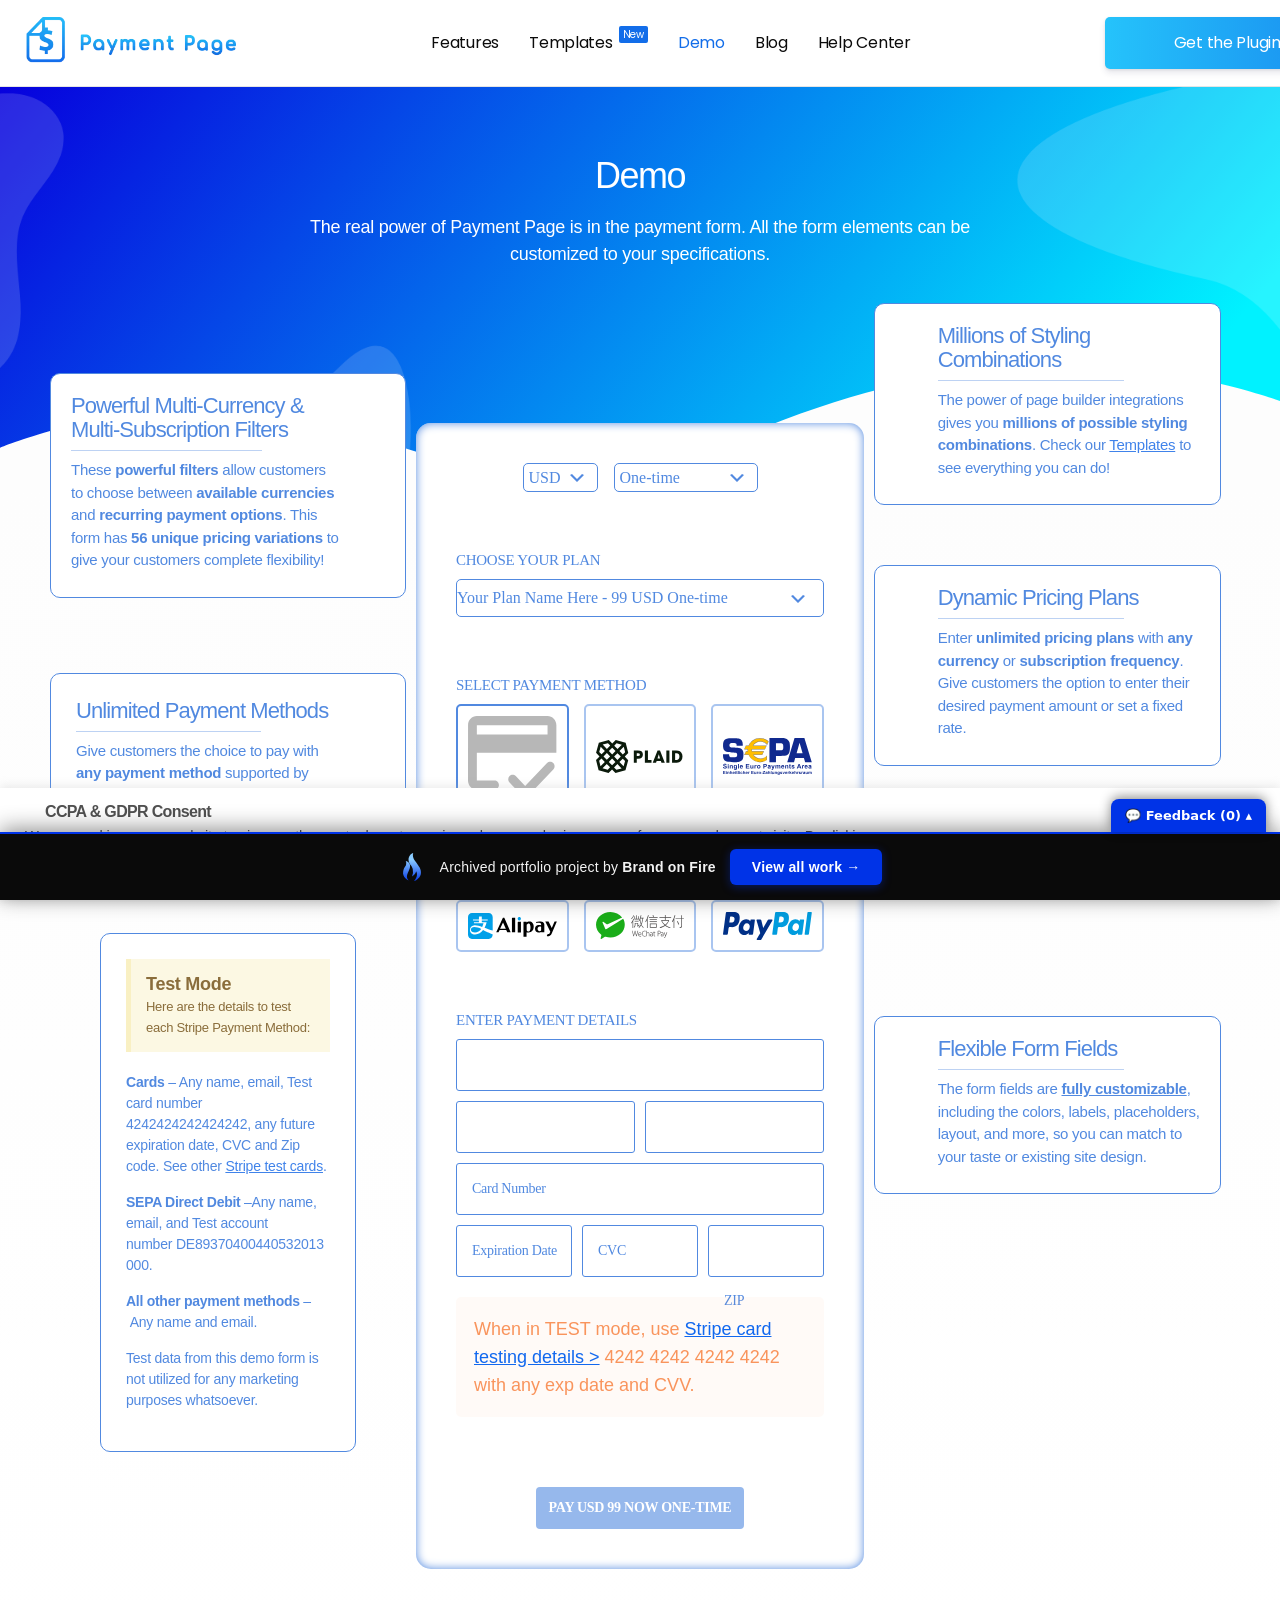
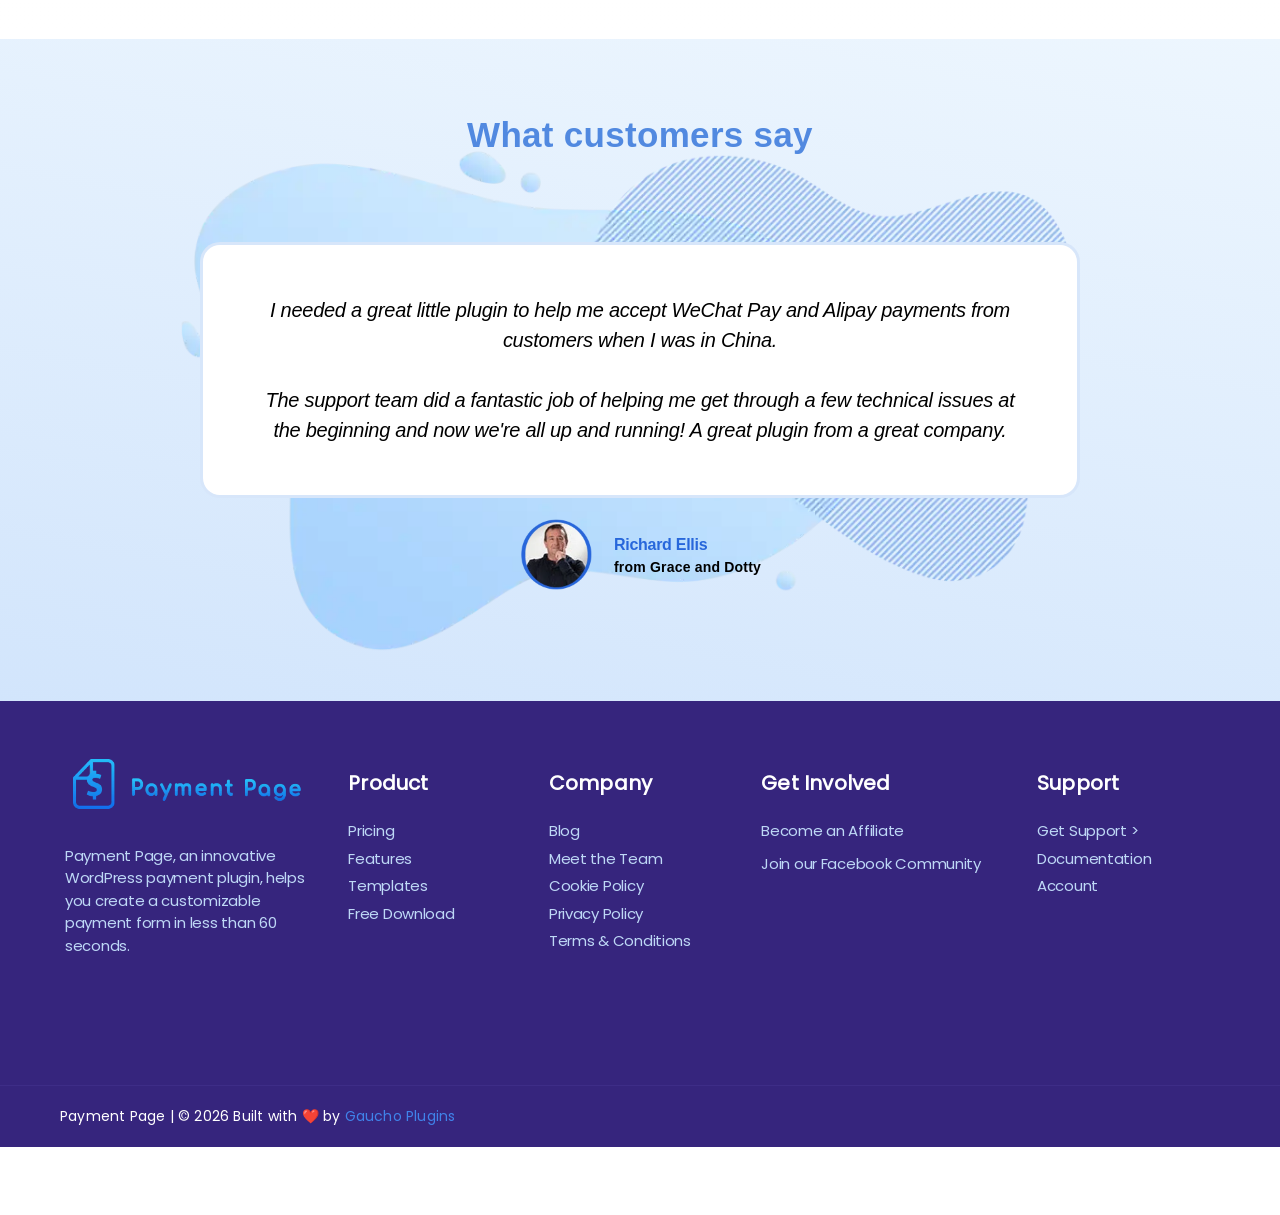
<file: demo/index.html>
<!doctype html><html lang="en-US" prefix="og: https://ogp.me/ns#" class="" data-bofp="0"><head><meta charset="UTF-8"><meta name="viewport" content="width=device-width, initial-scale=1.0, viewport-fit=cover"><title>Demo | Payment Page</title><meta name="description" content="Test data from this demo form is not utilized for any marketing purposes whatsoever.&nbsp;"><meta name="robots" content="follow, index, max-snippet:-1, max-video-preview:-1, max-image-preview:large"><link rel="canonical" href="/demo/"><meta property="og:locale" content="en_US"><meta property="og:type" content="article"><meta property="og:title" content="Demo | Payment Page"><meta property="og:description" content="Test data from this demo form is not utilized for any marketing purposes whatsoever.&nbsp;"><meta property="og:url" content="/demo/"><meta property="og:site_name" content="Payment Page"><meta property="og:updated_time" content="2024-08-27T17:44:38-08:00"><meta property="og:image" content="../_a/5f97b9b51fee.webp"><meta property="og:image:secure_url" content="../_a/5f97b9b51fee.webp"><meta property="og:image:width" content="226"><meta property="og:image:height" content="219"><meta property="og:image:alt" content="Richard Profile"><meta property="og:image:type" content="image/png"><meta name="twitter:card" content="summary_large_image"><meta name="twitter:title" content="Demo | Payment Page"><meta name="twitter:description" content="Test data from this demo form is not utilized for any marketing purposes whatsoever.&nbsp;"><meta name="twitter:image" content="../_a/5f97b9b51fee.webp"><meta name="twitter:label1" content="Time to read"><meta name="twitter:data1" content="1 minute"><link rel="alternate" type="application/rss+xml" title="Payment Page » Feed" href="/feed/"><link rel="https://api.w.org/" href="/wp-json/"><link rel="alternate" title="JSON" type="application/json" href="/wp-json/wp/v2/pages/4236"><meta name="generator" content="Elementor 4.1.1; features: additional_custom_breakpoints; settings: css_print_method-internal, google_font-enabled, font_display-auto"><link rel="icon" href="/wp-content/uploads/2020/05/cropped-PP_fav-1-32x32.png" sizes="32x32"><link rel="icon" href="/wp-content/uploads/2020/05/cropped-PP_fav-1-192x192.png" sizes="192x192"><link rel="apple-touch-icon" href="/wp-content/uploads/2020/05/cropped-PP_fav-1-180x180.png"><meta name="msapplication-TileImage" content="/wp-content/uploads/2020/05/cropped-PP_fav-1-270x270.png"><meta name="generator" content="WP Rocket 3.20.2" data-wpr-features="wpr_minify_js wpr_lazyload_images wpr_lazyload_iframes wpr_preconnect_external_domains wpr_oci wpr_minify_css wpr_preload_links wpr_desktop"><link rel="stylesheet" href="../style.css"><style>[data-bofp="1"]{background-color:rgb(255, 255, 255)!important;color:rgb(2, 2, 2)!important}[data-bofp="2"]{background-color:rgb(255, 255, 255)!important;color:rgb(2, 2, 2)!important}[data-bofp="3"]{background-color:rgb(255, 255, 255)!important;color:rgb(2, 2, 2)!important}[data-bofp="4"]{background-color:rgb(255, 255, 255)!important;color:rgb(2, 2, 2)!important}[data-bofp="5"]{background-color:rgb(54, 37, 125)!important;color:rgb(2, 2, 2)!important}[data-bofp="6"]{background-color:rgb(54, 37, 125)!important;color:rgb(2, 2, 2)!important}[data-bofp="7"]{background-color:rgb(255, 255, 255)!important;color:rgb(81, 81, 81)!important}</style><meta name="robots" content="noindex, nofollow"><style id="bof-noform">form,form *,fieldset,fieldset *,input,textarea,select,label.fusion-form-label,.wpcf7,.wpcf7 *,.fusion-form,.fusion-form *,.fusion-contact-form,.fusion-contact-form *,.elementor-form,.elementor-form *,.gform_wrapper,.gform_wrapper *,[class*="contact-form"],[class*="contact-form"] *,[id*="contact-form"],[id*="contact-form"] *{pointer-events:none!important;cursor:default!important;-webkit-user-select:none!important;user-select:none!important}</style></head><body data-rsssl="1" class="wp-singular page-template page-template-elementor_header_footer page page-id-4236 custom-background wp-custom-logo wp-embed-responsive wp-theme-twentytwenty mega-menu-primary mega-menu-expanded singular enable-search-modal missing-post-thumbnail has-no-pagination not-showing-comments show-avatars elementor_header_footer footer-top-visible reduced-spacing elementor-default elementor-template-full-width elementor-kit-7 elementor-page elementor-page-4236 e--ua-blink e--ua-mac e--ua-webkit" data-elementor-device-mode="desktop" data-bofp="1"><a class="skip-link screen-reader-text" href="#site-content">Skip to the content</a>		<header data-elementor-type="header" data-elementor-id="1223" class="elementor elementor-1223 elementor-location-header" data-elementor-post-type="elementor_library"><section class="elementor-section elementor-top-section elementor-element elementor-element-026d8f6 elementor-section-full_width elementor-section-content-middle elementor-section-height-default elementor-section-height-default elementor-sticky elementor-sticky--effects elementor-sticky--active elementor-section--handles-inside" data-id="026d8f6" data-element_type="section" data-e-type="section" data-settings="{&quot;sticky&quot;:&quot;top&quot;,&quot;sticky_offset_mobile&quot;:0,&quot;background_background&quot;:&quot;classic&quot;,&quot;sticky_on&quot;:[&quot;desktop&quot;,&quot;tablet&quot;,&quot;mobile&quot;],&quot;sticky_offset&quot;:0,&quot;sticky_effects_offset&quot;:0,&quot;sticky_anchor_link_offset&quot;:0}" style="position: fixed; width: 1366px; margin-top: 0px; margin-bottom: 0px; top: 0px;" data-bofp="2"><div class="elementor-container elementor-column-gap-no"><div class="elementor-column elementor-col-33 elementor-top-column elementor-element elementor-element-97bc20b" data-id="97bc20b" data-element_type="column" data-e-type="column"><div class="elementor-widget-wrap elementor-element-populated"><div class="elementor-element elementor-element-d6634a5 elementor-hidden-tablet elementor-hidden-mobile elementor-widget elementor-widget-theme-site-logo elementor-widget-image" data-id="d6634a5" data-element_type="widget" data-e-type="widget" data-widget_type="theme-site-logo.default"><div class="elementor-widget-container"><a href="../index.html"><img fetchpriority="high" width="425" height="127" src="../_a/60b8e5782704.webp" class="attachment-full size-full wp-image-1227" alt="Payment Page Logo" decoding="sync">				</a></div></div><section class="elementor-section elementor-inner-section elementor-element elementor-element-ea21c67 elementor-section-content-middle elementor-hidden-desktop elementor-section-boxed elementor-section-height-default elementor-section-height-default" data-id="ea21c67" data-element_type="section" data-e-type="section"><div class="elementor-container elementor-column-gap-default"><div class="elementor-column elementor-col-50 elementor-inner-column elementor-element elementor-element-7f04a51" data-id="7f04a51" data-element_type="column" data-e-type="column"><div class="elementor-widget-wrap elementor-element-populated"><div class="elementor-element elementor-element-5f401c7 elementor-widget elementor-widget-theme-site-logo elementor-widget-image" data-id="5f401c7" data-element_type="widget" data-e-type="widget" data-widget_type="theme-site-logo.default"><div class="elementor-widget-container"><a href="../index.html"><img fetchpriority="high" width="425" height="127" src="../_a/60b8e5782704.webp" class="attachment-full size-full wp-image-1227" alt="Payment Page Logo" decoding="sync">				</a></div></div></div></div><div class="elementor-column elementor-col-50 elementor-inner-column elementor-element elementor-element-3806515" data-id="3806515" data-element_type="column" data-e-type="column"><div class="elementor-widget-wrap elementor-element-populated"><div class="elementor-element elementor-element-ff481a4 elementor-nav-menu__align-justify elementor-nav-menu--stretch elementor-nav-menu__text-align-center elementor-nav-menu--dropdown-tablet elementor-nav-menu--toggle elementor-nav-menu--burger elementor-widget elementor-widget-nav-menu" data-id="ff481a4" data-element_type="widget" data-e-type="widget" data-settings="{&quot;full_width&quot;:&quot;stretch&quot;,&quot;layout&quot;:&quot;horizontal&quot;,&quot;submenu_icon&quot;:{&quot;value&quot;:&quot;&lt;i class=\&quot;fas fa-caret-down\&quot; aria-hidden=\&quot;true\&quot;&gt;&lt;\/i&gt;&quot;,&quot;library&quot;:&quot;fa-solid&quot;},&quot;toggle&quot;:&quot;burger&quot;}" data-widget_type="nav-menu.default"><div class="elementor-widget-container"><nav aria-label="Menu" class="elementor-nav-menu--main elementor-nav-menu__container elementor-nav-menu--layout-horizontal e--pointer-none"><ul id="menu-1-ff481a4" class="elementor-nav-menu" data-smartmenus-id="17822874633266865"><li class="menu-item menu-item-type-post_type menu-item-object-page menu-item-10734"><a href="../features/index.html" class="elementor-item">Features</a></li><li class="menu-item menu-item-type-post_type menu-item-object-page menu-item-1035"><a href="../templates/index.html" class="elementor-item">Templates</a></li><li class="menu-item menu-item-type-post_type menu-item-object-page current-menu-item page_item page-item-4236 current_page_item menu-item-4497"><a href="../demo/index.html" aria-current="page" class="elementor-item elementor-item-active">Demo</a></li><li class="menu-item menu-item-type-post_type menu-item-object-page menu-item-10738"><a href="../blog/index.html" class="elementor-item">Blog</a></li><li class="menu-item menu-item-type-post_type menu-item-object-page menu-item-has-children menu-item-5776"><a href="../support/index.html" class="elementor-item has-submenu" id="sm-17822874633266865-1" aria-haspopup="true" aria-controls="sm-17822874633266865-2" aria-expanded="false">Help Center<span class="sub-arrow"><i class="fas fa-caret-down" aria-hidden="true"></i></span></a><ul class="sub-menu elementor-nav-menu--dropdown" id="sm-17822874633266865-2" role="group" aria-hidden="true" aria-labelledby="sm-17822874633266865-1" aria-expanded="false"><li class="menu-item menu-item-type-post_type menu-item-object-page menu-item-6088"><a href="../support/index.html" class="elementor-sub-item">Pre-Sale Questions</a></li><li class="menu-item menu-item-type-custom menu-item-object-custom menu-item-6083"><a class="elementor-sub-item">Videos</a></li><li class="menu-item menu-item-type-post_type menu-item-object-page menu-item-11232"><a href="../faqs/index.html" class="elementor-sub-item">FAQs</a></li><li class="menu-item menu-item-type-custom menu-item-object-custom menu-item-6087"><a class="elementor-sub-item">Facebook Community</a></li><li class="menu-item menu-item-type-custom menu-item-object-custom menu-item-6082"><a target="_blank" class="elementor-sub-item">Documentation</a></li></ul></li><li class="menu-item menu-item-type-post_type menu-item-object-page menu-item-8117"><a href="../pricing/index.html" class="elementor-item">Get the Plugin</a></li></ul>			</nav><div class="elementor-menu-toggle" role="button" tabindex="0" aria-label="Menu Toggle" aria-expanded="false" style=""><i aria-hidden="true" role="presentation" class="elementor-menu-toggle__icon--open eicon-menu-bar"></i><i aria-hidden="true" role="presentation" class="elementor-menu-toggle__icon--close eicon-close"></i>		</div><nav class="elementor-nav-menu--dropdown elementor-nav-menu__container" aria-hidden="true" style="top: 0px; --menu-height: 0; width: 1366px; left: 0px;"><ul id="menu-2-ff481a4" class="elementor-nav-menu" data-smartmenus-id="17822874633283298"><li class="menu-item menu-item-type-post_type menu-item-object-page menu-item-10734"><a href="../features/index.html" class="elementor-item" tabindex="-1">Features</a></li><li class="menu-item menu-item-type-post_type menu-item-object-page menu-item-1035"><a href="../templates/index.html" class="elementor-item" tabindex="-1">Templates</a></li><li class="menu-item menu-item-type-post_type menu-item-object-page current-menu-item page_item page-item-4236 current_page_item menu-item-4497"><a href="../demo/index.html" aria-current="page" class="elementor-item elementor-item-active" tabindex="-1">Demo</a></li><li class="menu-item menu-item-type-post_type menu-item-object-page menu-item-10738"><a href="../blog/index.html" class="elementor-item" tabindex="-1">Blog</a></li><li class="menu-item menu-item-type-post_type menu-item-object-page menu-item-has-children menu-item-5776"><a href="../support/index.html" class="elementor-item has-submenu" tabindex="-1" id="sm-17822874633283298-1" aria-haspopup="true" aria-controls="sm-17822874633283298-2" aria-expanded="false">Help Center<span class="sub-arrow"><i class="fas fa-caret-down" aria-hidden="true"></i></span></a><ul class="sub-menu elementor-nav-menu--dropdown" id="sm-17822874633283298-2" role="group" aria-hidden="true" aria-labelledby="sm-17822874633283298-1" aria-expanded="false"><li class="menu-item menu-item-type-post_type menu-item-object-page menu-item-6088"><a href="../support/index.html" class="elementor-sub-item" tabindex="-1">Pre-Sale Questions</a></li><li class="menu-item menu-item-type-custom menu-item-object-custom menu-item-6083"><a class="elementor-sub-item" tabindex="-1">Videos</a></li><li class="menu-item menu-item-type-post_type menu-item-object-page menu-item-11232"><a href="../faqs/index.html" class="elementor-sub-item" tabindex="-1">FAQs</a></li><li class="menu-item menu-item-type-custom menu-item-object-custom menu-item-6087"><a class="elementor-sub-item" tabindex="-1">Facebook Community</a></li><li class="menu-item menu-item-type-custom menu-item-object-custom menu-item-6082"><a target="_blank" class="elementor-sub-item" tabindex="-1">Documentation</a></li></ul></li><li class="menu-item menu-item-type-post_type menu-item-object-page menu-item-8117"><a href="../pricing/index.html" class="elementor-item" tabindex="-1">Get the Plugin</a></li></ul>			</nav></div></div></div></div></div></section></div></div><div class="elementor-column elementor-col-33 elementor-top-column elementor-element elementor-element-6b8be8e elementor-hidden-tablet elementor-hidden-mobile" data-id="6b8be8e" data-element_type="column" data-e-type="column"><div class="elementor-widget-wrap elementor-element-populated"><div class="elementor-element elementor-element-35cfc25e elementor-hidden-tablet elementor-hidden-mobile elementor-widget elementor-widget-wp-widget-maxmegamenu" data-id="35cfc25e" data-element_type="widget" data-e-type="widget" data-widget_type="wp-widget-maxmegamenu.default"><div class="elementor-widget-container"><div id="mega-menu-wrap-primary" class="mega-menu-wrap"><div class="mega-menu-toggle"><div class="mega-toggle-blocks-left"></div><div class="mega-toggle-blocks-center"></div><div class="mega-toggle-blocks-right"><div class="mega-toggle-block mega-menu-toggle-animated-block mega-toggle-block-0" id="mega-toggle-block-0"><button aria-controls="mega-menu-primary" aria-expanded="false" aria-haspopup="true" aria-label="Toggle Menu" class="mega-toggle-animated mega-toggle-animated-slider" type="button"><span class="mega-toggle-animated-box"><span class="mega-toggle-animated-inner"></span></span></button></div></div></div><ul id="mega-menu-primary" class="mega-menu max-mega-menu mega-menu-horizontal" data-event="hover_intent" data-effect="fade_up" data-effect-speed="200" data-effect-mobile="disabled" data-effect-speed-mobile="0" data-panel-inner-width="300px" data-mobile-force-width="false" data-second-click="go" data-document-click="collapse" data-vertical-behaviour="standard" data-breakpoint="768" data-unbind="true" data-mobile-state="collapse_all" data-mobile-direction="vertical" data-overlay-desktop="false" data-overlay-mobile="false"><li class="mega-menu-item mega-menu-item-type-post_type mega-menu-item-object-page mega-menu-item-10734" id="mega-menu-item-10734"><a class="mega-menu-link" href="../features/index.html">Features</a></li><li class="mega-menu-item mega-menu-item-type-post_type mega-menu-item-object-page mega-2-columns mega-sub-columns mega-menu-item-1035" style="--columns:2" id="mega-menu-item-1035"><a class="mega-menu-link" href="../templates/index.html">Templates<span class="mega-menu-badge mega-menu-badge-style-one">New</span></a></li><li class="mega-menu-item mega-menu-item-type-post_type mega-menu-item-object-page mega-current-menu-item mega-page_item mega-page-item-4236 mega-current_page_item mega-menu-item-4497" id="mega-menu-item-4497"><a class="mega-menu-link" href="../demo/index.html" aria-current="page">Demo</a></li><li class="mega-menu-item mega-menu-item-type-post_type mega-menu-item-object-page mega-menu-item-10738" id="mega-menu-item-10738"><a class="mega-menu-link" href="../blog/index.html">Blog</a></li><li class="mega-menu-item mega-menu-item-type-post_type mega-menu-item-object-page mega-menu-item-has-children mega-menu-megamenu mega-menu-grid mega-align-bottom-left mega-menu-item-5776" id="mega-menu-item-5776"><a class="mega-menu-link" href="../support/index.html" aria-expanded="false" aria-controls="mega-sub-menu-5776">Help Center<span class="mega-indicator" aria-hidden="true"></span></a><ul class="mega-sub-menu" role="presentation" id="mega-sub-menu-5776"><li class="mega-menu-row" id="mega-menu-5776-0"><ul class="mega-sub-menu" style="--columns:1" role="presentation"><li class="mega-menu-column mega-menu-columns-1-of-1" style="--columns:1; --span:1" id="mega-menu-5776-0-0"><ul class="mega-sub-menu"><li class="mega-menu-item mega-menu-item-type-post_type mega-menu-item-object-page mega-has-icon mega-icon-left mega-menu-item-6088" id="mega-menu-item-6088"><a class="fa-comments-o mega-menu-link" href="../support/index.html">Pre-Sale Questions</a></li><li class="mega-menu-item mega-menu-item-type-custom mega-menu-item-object-custom mega-has-icon mega-icon-left mega-menu-item-6082" id="mega-menu-item-6082"><a target="_blank" class="fa-book mega-menu-link">Documentation</a></li><li class="mega-menu-item mega-menu-item-type-post_type mega-menu-item-object-page mega-has-icon mega-icon-left mega-menu-item-11232" id="mega-menu-item-11232"><a class="fa-question mega-menu-link" href="../faqs/index.html">FAQs</a></li><li class="mega-menu-item mega-menu-item-type-custom mega-menu-item-object-custom mega-has-icon mega-icon-left mega-menu-item-6083" id="mega-menu-item-6083"><a class="fas fa-video mega-menu-link">Videos</a></li><li class="mega-menu-item mega-menu-item-type-custom mega-menu-item-object-custom mega-has-icon mega-icon-left mega-menu-item-6087" id="mega-menu-item-6087"><a class="fab fa-facebook mega-menu-link">Facebook Community</a></li>		</ul></li>	</ul></li></ul></li><li class="mega-menu-item mega-menu-item-type-post_type mega-menu-item-object-page mega-hide-on-desktop mega-menu-item-8117" id="mega-menu-item-8117"><a class="mega-menu-link" href="../pricing/index.html">Get the Plugin</a></li></ul></div>				</div></div></div></div><div class="elementor-column elementor-col-33 elementor-top-column elementor-element elementor-element-4d846db elementor-hidden-tablet elementor-hidden-mobile" data-id="4d846db" data-element_type="column" data-e-type="column"><div class="elementor-widget-wrap elementor-element-populated"><div class="elementor-element elementor-element-5d80e2f2 elementor-align-right elementor-widget elementor-widget-button" data-id="5d80e2f2" data-element_type="widget" data-e-type="widget" data-widget_type="button.default"><div class="elementor-widget-container"><div class="elementor-button-wrapper"><a class="elementor-button elementor-button-link elementor-size-md" href="../pricing/index.html"><span class="elementor-button-content-wrapper"><span class="elementor-button-icon"><i aria-hidden="true" class="fas fa-chevron-right"></i>			</span><span class="elementor-button-text">Get the Plugin </span></span></a></div></div></div></div></div></div></section><section class="elementor-section elementor-top-section elementor-element elementor-element-026d8f6 elementor-section-full_width elementor-section-content-middle elementor-section-height-default elementor-section-height-default elementor-sticky elementor-sticky--effects elementor-sticky__spacer" data-id="026d8f6" data-element_type="section" data-e-type="section" data-settings="{&quot;sticky&quot;:&quot;top&quot;,&quot;sticky_offset_mobile&quot;:0,&quot;background_background&quot;:&quot;classic&quot;,&quot;sticky_on&quot;:[&quot;desktop&quot;,&quot;tablet&quot;,&quot;mobile&quot;],&quot;sticky_offset&quot;:0,&quot;sticky_effects_offset&quot;:0,&quot;sticky_anchor_link_offset&quot;:0}" style="visibility: hidden; transition: none; animation: auto ease 0s 1 normal none running none;" data-bofp="3"><div class="elementor-container elementor-column-gap-no"><div class="elementor-column elementor-col-33 elementor-top-column elementor-element elementor-element-97bc20b" data-id="97bc20b" data-element_type="column" data-e-type="column"><div class="elementor-widget-wrap elementor-element-populated"><div class="elementor-element elementor-element-d6634a5 elementor-hidden-tablet elementor-hidden-mobile elementor-widget elementor-widget-theme-site-logo elementor-widget-image" data-id="d6634a5" data-element_type="widget" data-e-type="widget" data-widget_type="theme-site-logo.default"><div class="elementor-widget-container"><a href="../index.html"><img fetchpriority="high" width="425" height="127" src="../_a/60b8e5782704.webp" class="attachment-full size-full wp-image-1227" alt="Payment Page Logo" decoding="sync">				</a></div></div><section class="elementor-section elementor-inner-section elementor-element elementor-element-ea21c67 elementor-section-content-middle elementor-hidden-desktop elementor-section-boxed elementor-section-height-default elementor-section-height-default" data-id="ea21c67" data-element_type="section" data-e-type="section"><div class="elementor-container elementor-column-gap-default"><div class="elementor-column elementor-col-50 elementor-inner-column elementor-element elementor-element-7f04a51" data-id="7f04a51" data-element_type="column" data-e-type="column"><div class="elementor-widget-wrap elementor-element-populated"><div class="elementor-element elementor-element-5f401c7 elementor-widget elementor-widget-theme-site-logo elementor-widget-image" data-id="5f401c7" data-element_type="widget" data-e-type="widget" data-widget_type="theme-site-logo.default"><div class="elementor-widget-container"><a href="../index.html"><img fetchpriority="high" width="425" height="127" src="../_a/60b8e5782704.webp" class="attachment-full size-full wp-image-1227" alt="Payment Page Logo" decoding="sync">				</a></div></div></div></div><div class="elementor-column elementor-col-50 elementor-inner-column elementor-element elementor-element-3806515" data-id="3806515" data-element_type="column" data-e-type="column"><div class="elementor-widget-wrap elementor-element-populated"><div class="elementor-element elementor-element-ff481a4 elementor-nav-menu__align-justify elementor-nav-menu--stretch elementor-nav-menu__text-align-center elementor-nav-menu--dropdown-tablet elementor-nav-menu--toggle elementor-nav-menu--burger elementor-widget elementor-widget-nav-menu" data-id="ff481a4" data-element_type="widget" data-e-type="widget" data-settings="{&quot;full_width&quot;:&quot;stretch&quot;,&quot;layout&quot;:&quot;horizontal&quot;,&quot;submenu_icon&quot;:{&quot;value&quot;:&quot;&lt;i class=\&quot;fas fa-caret-down\&quot; aria-hidden=\&quot;true\&quot;&gt;&lt;\/i&gt;&quot;,&quot;library&quot;:&quot;fa-solid&quot;},&quot;toggle&quot;:&quot;burger&quot;}" data-widget_type="nav-menu.default"><div class="elementor-widget-container"><nav aria-label="Menu" class="elementor-nav-menu--main elementor-nav-menu__container elementor-nav-menu--layout-horizontal e--pointer-none"><ul id="menu-1-ff481a4" class="elementor-nav-menu" data-smartmenus-id="17822874633266865"><li class="menu-item menu-item-type-post_type menu-item-object-page menu-item-10734"><a href="../features/index.html" class="elementor-item">Features</a></li><li class="menu-item menu-item-type-post_type menu-item-object-page menu-item-1035"><a href="../templates/index.html" class="elementor-item">Templates</a></li><li class="menu-item menu-item-type-post_type menu-item-object-page current-menu-item page_item page-item-4236 current_page_item menu-item-4497"><a href="../demo/index.html" aria-current="page" class="elementor-item elementor-item-active">Demo</a></li><li class="menu-item menu-item-type-post_type menu-item-object-page menu-item-10738"><a href="../blog/index.html" class="elementor-item">Blog</a></li><li class="menu-item menu-item-type-post_type menu-item-object-page menu-item-has-children menu-item-5776"><a href="../support/index.html" class="elementor-item has-submenu" id="sm-17822874633266865-1" aria-haspopup="true" aria-controls="sm-17822874633266865-2" aria-expanded="false">Help Center<span class="sub-arrow"><i class="fas fa-caret-down" aria-hidden="true"></i></span></a><ul class="sub-menu elementor-nav-menu--dropdown" id="sm-17822874633266865-2" role="group" aria-hidden="true" aria-labelledby="sm-17822874633266865-1" aria-expanded="false"><li class="menu-item menu-item-type-post_type menu-item-object-page menu-item-6088"><a href="../support/index.html" class="elementor-sub-item">Pre-Sale Questions</a></li><li class="menu-item menu-item-type-custom menu-item-object-custom menu-item-6083"><a class="elementor-sub-item">Videos</a></li><li class="menu-item menu-item-type-post_type menu-item-object-page menu-item-11232"><a href="../faqs/index.html" class="elementor-sub-item">FAQs</a></li><li class="menu-item menu-item-type-custom menu-item-object-custom menu-item-6087"><a class="elementor-sub-item">Facebook Community</a></li><li class="menu-item menu-item-type-custom menu-item-object-custom menu-item-6082"><a target="_blank" class="elementor-sub-item">Documentation</a></li></ul></li><li class="menu-item menu-item-type-post_type menu-item-object-page menu-item-8117"><a href="../pricing/index.html" class="elementor-item">Get the Plugin</a></li></ul>			</nav><div class="elementor-menu-toggle" role="button" tabindex="0" aria-label="Menu Toggle" aria-expanded="false" style=""><i aria-hidden="true" role="presentation" class="elementor-menu-toggle__icon--open eicon-menu-bar"></i><i aria-hidden="true" role="presentation" class="elementor-menu-toggle__icon--close eicon-close"></i>		</div><nav class="elementor-nav-menu--dropdown elementor-nav-menu__container" aria-hidden="true" style="width: 1366px; left: 0px; top: 0px; --menu-height: 0;"><ul id="menu-2-ff481a4" class="elementor-nav-menu" data-smartmenus-id="17822874633283298"><li class="menu-item menu-item-type-post_type menu-item-object-page menu-item-10734"><a href="../features/index.html" class="elementor-item" tabindex="-1">Features</a></li><li class="menu-item menu-item-type-post_type menu-item-object-page menu-item-1035"><a href="../templates/index.html" class="elementor-item" tabindex="-1">Templates</a></li><li class="menu-item menu-item-type-post_type menu-item-object-page current-menu-item page_item page-item-4236 current_page_item menu-item-4497"><a href="../demo/index.html" aria-current="page" class="elementor-item elementor-item-active" tabindex="-1">Demo</a></li><li class="menu-item menu-item-type-post_type menu-item-object-page menu-item-10738"><a href="../blog/index.html" class="elementor-item" tabindex="-1">Blog</a></li><li class="menu-item menu-item-type-post_type menu-item-object-page menu-item-has-children menu-item-5776"><a href="../support/index.html" class="elementor-item has-submenu" tabindex="-1" id="sm-17822874633283298-1" aria-haspopup="true" aria-controls="sm-17822874633283298-2" aria-expanded="false">Help Center<span class="sub-arrow"><i class="fas fa-caret-down" aria-hidden="true"></i></span></a><ul class="sub-menu elementor-nav-menu--dropdown" id="sm-17822874633283298-2" role="group" aria-hidden="true" aria-labelledby="sm-17822874633283298-1" aria-expanded="false"><li class="menu-item menu-item-type-post_type menu-item-object-page menu-item-6088"><a href="../support/index.html" class="elementor-sub-item" tabindex="-1">Pre-Sale Questions</a></li><li class="menu-item menu-item-type-custom menu-item-object-custom menu-item-6083"><a class="elementor-sub-item" tabindex="-1">Videos</a></li><li class="menu-item menu-item-type-post_type menu-item-object-page menu-item-11232"><a href="../faqs/index.html" class="elementor-sub-item" tabindex="-1">FAQs</a></li><li class="menu-item menu-item-type-custom menu-item-object-custom menu-item-6087"><a class="elementor-sub-item" tabindex="-1">Facebook Community</a></li><li class="menu-item menu-item-type-custom menu-item-object-custom menu-item-6082"><a target="_blank" class="elementor-sub-item" tabindex="-1">Documentation</a></li></ul></li><li class="menu-item menu-item-type-post_type menu-item-object-page menu-item-8117"><a href="../pricing/index.html" class="elementor-item" tabindex="-1">Get the Plugin</a></li></ul>			</nav></div></div></div></div></div></section></div></div><div class="elementor-column elementor-col-33 elementor-top-column elementor-element elementor-element-6b8be8e elementor-hidden-tablet elementor-hidden-mobile" data-id="6b8be8e" data-element_type="column" data-e-type="column"><div class="elementor-widget-wrap elementor-element-populated"><div class="elementor-element elementor-element-35cfc25e elementor-hidden-tablet elementor-hidden-mobile elementor-widget elementor-widget-wp-widget-maxmegamenu" data-id="35cfc25e" data-element_type="widget" data-e-type="widget" data-widget_type="wp-widget-maxmegamenu.default"><div class="elementor-widget-container"><div id="mega-menu-wrap-primary" class="mega-menu-wrap"><div class="mega-menu-toggle"><div class="mega-toggle-blocks-left"></div><div class="mega-toggle-blocks-center"></div><div class="mega-toggle-blocks-right"><div class="mega-toggle-block mega-menu-toggle-animated-block mega-toggle-block-0" id="mega-toggle-block-0"><button aria-controls="mega-menu-primary" aria-expanded="false" aria-haspopup="true" aria-label="Toggle Menu" class="mega-toggle-animated mega-toggle-animated-slider" type="button"><span class="mega-toggle-animated-box"><span class="mega-toggle-animated-inner"></span></span></button></div></div></div><ul id="mega-menu-primary" class="mega-menu max-mega-menu mega-menu-horizontal" data-event="hover_intent" data-effect="fade_up" data-effect-speed="200" data-effect-mobile="disabled" data-effect-speed-mobile="0" data-panel-inner-width="300px" data-mobile-force-width="false" data-second-click="go" data-document-click="collapse" data-vertical-behaviour="standard" data-breakpoint="768" data-unbind="true" data-mobile-state="collapse_all" data-mobile-direction="vertical" data-overlay-desktop="false" data-overlay-mobile="false"><li class="mega-menu-item mega-menu-item-type-post_type mega-menu-item-object-page mega-menu-item-10734" id="mega-menu-item-10734"><a class="mega-menu-link" href="../features/index.html">Features</a></li><li class="mega-menu-item mega-menu-item-type-post_type mega-menu-item-object-page mega-2-columns mega-sub-columns mega-menu-item-1035" style="--columns:2" id="mega-menu-item-1035"><a class="mega-menu-link" href="../templates/index.html">Templates<span class="mega-menu-badge mega-menu-badge-style-one">New</span></a></li><li class="mega-menu-item mega-menu-item-type-post_type mega-menu-item-object-page mega-current-menu-item mega-page_item mega-page-item-4236 mega-current_page_item mega-menu-item-4497" id="mega-menu-item-4497"><a class="mega-menu-link" href="../demo/index.html" aria-current="page">Demo</a></li><li class="mega-menu-item mega-menu-item-type-post_type mega-menu-item-object-page mega-menu-item-10738" id="mega-menu-item-10738"><a class="mega-menu-link" href="../blog/index.html">Blog</a></li><li class="mega-menu-item mega-menu-item-type-post_type mega-menu-item-object-page mega-menu-item-has-children mega-menu-megamenu mega-menu-grid mega-align-bottom-left mega-menu-item-5776" id="mega-menu-item-5776"><a class="mega-menu-link" href="../support/index.html" aria-expanded="false" aria-controls="mega-sub-menu-5776">Help Center<span class="mega-indicator" aria-hidden="true"></span></a><ul class="mega-sub-menu" role="presentation" id="mega-sub-menu-5776"><li class="mega-menu-row" id="mega-menu-5776-0"><ul class="mega-sub-menu" style="--columns:1" role="presentation"><li class="mega-menu-column mega-menu-columns-1-of-1" style="--columns:1; --span:1" id="mega-menu-5776-0-0"><ul class="mega-sub-menu"><li class="mega-menu-item mega-menu-item-type-post_type mega-menu-item-object-page mega-has-icon mega-icon-left mega-menu-item-6088" id="mega-menu-item-6088"><a class="fa-comments-o mega-menu-link" href="../support/index.html">Pre-Sale Questions</a></li><li class="mega-menu-item mega-menu-item-type-custom mega-menu-item-object-custom mega-has-icon mega-icon-left mega-menu-item-6082" id="mega-menu-item-6082"><a target="_blank" class="fa-book mega-menu-link">Documentation</a></li><li class="mega-menu-item mega-menu-item-type-post_type mega-menu-item-object-page mega-has-icon mega-icon-left mega-menu-item-11232" id="mega-menu-item-11232"><a class="fa-question mega-menu-link" href="../faqs/index.html">FAQs</a></li><li class="mega-menu-item mega-menu-item-type-custom mega-menu-item-object-custom mega-has-icon mega-icon-left mega-menu-item-6083" id="mega-menu-item-6083"><a class="fas fa-video mega-menu-link">Videos</a></li><li class="mega-menu-item mega-menu-item-type-custom mega-menu-item-object-custom mega-has-icon mega-icon-left mega-menu-item-6087" id="mega-menu-item-6087"><a class="fab fa-facebook mega-menu-link">Facebook Community</a></li>		</ul></li>	</ul></li></ul></li><li class="mega-menu-item mega-menu-item-type-post_type mega-menu-item-object-page mega-hide-on-desktop mega-menu-item-8117" id="mega-menu-item-8117"><a class="mega-menu-link" href="../pricing/index.html">Get the Plugin</a></li></ul></div>				</div></div></div></div><div class="elementor-column elementor-col-33 elementor-top-column elementor-element elementor-element-4d846db elementor-hidden-tablet elementor-hidden-mobile" data-id="4d846db" data-element_type="column" data-e-type="column"><div class="elementor-widget-wrap elementor-element-populated"><div class="elementor-element elementor-element-5d80e2f2 elementor-align-right elementor-widget elementor-widget-button" data-id="5d80e2f2" data-element_type="widget" data-e-type="widget" data-widget_type="button.default"><div class="elementor-widget-container"><div class="elementor-button-wrapper"><a class="elementor-button elementor-button-link elementor-size-md" href="../pricing/index.html"><span class="elementor-button-content-wrapper"><span class="elementor-button-icon"><i aria-hidden="true" class="fas fa-chevron-right"></i>			</span><span class="elementor-button-text">Get the Plugin </span></span></a></div></div></div></div></div></div></section></header><div data-elementor-type="wp-page" data-elementor-id="4236" class="elementor elementor-4236" data-elementor-post-type="page"><section class="elementor-section elementor-top-section elementor-element elementor-element-552717a5 elementor-section-boxed elementor-section-height-default elementor-section-height-default" data-id="552717a5" data-element_type="section" data-e-type="section" data-settings="{&quot;background_background&quot;:&quot;gradient&quot;,&quot;shape_divider_bottom&quot;:&quot;waves&quot;}"><div class="elementor-background-overlay"></div><div class="elementor-shape elementor-shape-bottom" aria-hidden="true" data-negative="false"><svg xmlns="http://www.w3.org/2000/svg" viewBox="0 0 1000 100" preserveAspectRatio="none"><path class="elementor-shape-fill" d="M421.9,6.5c22.6-2.5,51.5,0.4,75.5,5.3c23.6,4.9,70.9,23.5,100.5,35.7c75.8,32.2,133.7,44.5,192.6,49.7
	c23.6,2.1,48.7,3.5,103.4-2.5c54.7-6,106.2-25.6,106.2-25.6V0H0v30.3c0,0,72,32.6,158.4,30.5c39.2-0.7,92.8-6.7,134-22.4
	c21.2-8.1,52.2-18.2,79.7-24.2C399.3,7.9,411.6,7.5,421.9,6.5z"></path></svg>		</div><div class="elementor-container elementor-column-gap-default"><div class="elementor-column elementor-col-100 elementor-top-column elementor-element elementor-element-2bf54a61" data-id="2bf54a61" data-element_type="column" data-e-type="column"><div class="elementor-widget-wrap elementor-element-populated"><div class="elementor-element elementor-element-58fba5b9 elementor-widget elementor-widget-heading" data-id="58fba5b9" data-element_type="widget" data-e-type="widget" data-widget_type="heading.default"><div class="elementor-widget-container"><h1 class="elementor-heading-title elementor-size-default">Demo</h1>				</div></div><div class="elementor-element elementor-element-42964614 elementor-widget elementor-widget-text-editor" data-id="42964614" data-element_type="widget" data-e-type="widget" data-widget_type="text-editor.default"><div class="elementor-widget-container"><p>The real power of Payment Page is in the payment form.&nbsp;All the form elements can be customized to your specifications.</p>								</div></div></div></div></div></section><section class="elementor-section elementor-top-section elementor-element elementor-element-ed879e9 elementor-section-full_width elementor-section-height-default elementor-section-height-default" data-id="ed879e9" data-element_type="section" data-e-type="section" data-settings="{&quot;background_background&quot;:&quot;gradient&quot;}"><div class="elementor-container elementor-column-gap-default"><div class="elementor-column elementor-col-33 elementor-top-column elementor-element elementor-element-9437719 elementor-hidden-mobile" data-id="9437719" data-element_type="column" data-e-type="column"><div class="elementor-widget-wrap elementor-element-populated"><section class="elementor-section elementor-inner-section elementor-element elementor-element-ed31c33 elementor-section-boxed elementor-section-height-default elementor-section-height-default" data-id="ed31c33" data-element_type="section" data-e-type="section" data-settings="{&quot;background_background&quot;:&quot;classic&quot;}"><div class="elementor-container elementor-column-gap-default"><div class="elementor-column elementor-col-50 elementor-inner-column elementor-element elementor-element-a3a320b" data-id="a3a320b" data-element_type="column" data-e-type="column"><div class="elementor-widget-wrap elementor-element-populated"><div class="elementor-element elementor-element-6fcd75b elementor-widget elementor-widget-heading" data-id="6fcd75b" data-element_type="widget" data-e-type="widget" data-widget_type="heading.default"><div class="elementor-widget-container"><h2 class="elementor-heading-title elementor-size-default">Powerful Multi-Currency &amp; Multi-Subscription Filters</h2>				</div></div><div class="elementor-element elementor-element-94964e4 elementor-widget-divider--view-line elementor-widget elementor-widget-divider" data-id="94964e4" data-element_type="widget" data-e-type="widget" data-widget_type="divider.default"><div class="elementor-widget-container"><div class="elementor-divider"><span class="elementor-divider-separator"></span></div></div></div><div class="elementor-element elementor-element-64a9405 elementor-widget elementor-widget-text-editor" data-id="64a9405" data-element_type="widget" data-e-type="widget" data-widget_type="text-editor.default"><div class="elementor-widget-container"><p>These <b>powerful filters</b> allow customers to choose between <b>available currencies</b> and <b>recurring payment options</b>. This form has <b>56 unique pricing variations</b> to give your customers complete flexibility!</p>								</div></div></div></div><div class="elementor-column elementor-col-50 elementor-inner-column elementor-element elementor-element-cab3bf0" data-id="cab3bf0" data-element_type="column" data-e-type="column"><div class="elementor-widget-wrap"></div></div></div></section><section class="elementor-section elementor-inner-section elementor-element elementor-element-fa8ea14 elementor-section-boxed elementor-section-height-default elementor-section-height-default" data-id="fa8ea14" data-element_type="section" data-e-type="section" data-settings="{&quot;background_background&quot;:&quot;classic&quot;}"><div class="elementor-container elementor-column-gap-default"><div class="elementor-column elementor-col-50 elementor-inner-column elementor-element elementor-element-a44303f" data-id="a44303f" data-element_type="column" data-e-type="column"><div class="elementor-widget-wrap elementor-element-populated"><div class="elementor-element elementor-element-dc0aefa elementor-widget elementor-widget-heading" data-id="dc0aefa" data-element_type="widget" data-e-type="widget" data-widget_type="heading.default"><div class="elementor-widget-container"><h2 class="elementor-heading-title elementor-size-default">Unlimited Payment Methods</h2>				</div></div><div class="elementor-element elementor-element-20b4c33 elementor-widget-divider--view-line elementor-widget elementor-widget-divider" data-id="20b4c33" data-element_type="widget" data-e-type="widget" data-widget_type="divider.default"><div class="elementor-widget-container"><div class="elementor-divider"><span class="elementor-divider-separator"></span></div></div></div><div class="elementor-element elementor-element-cf77a52 elementor-widget elementor-widget-text-editor" data-id="cf77a52" data-element_type="widget" data-e-type="widget" data-widget_type="text-editor.default"><div class="elementor-widget-container"><p>Give customers the choice to pay with <b>any payment method</b> supported by your connected gateways.&nbsp;</p>								</div></div></div></div><div class="elementor-column elementor-col-50 elementor-inner-column elementor-element elementor-element-003030d" data-id="003030d" data-element_type="column" data-e-type="column"><div class="elementor-widget-wrap"></div></div></div></section><section class="elementor-section elementor-inner-section elementor-element elementor-element-5404978 elementor-hidden-mobile elementor-hidden-tablet elementor-section-boxed elementor-section-height-default elementor-section-height-default" data-id="5404978" data-element_type="section" data-e-type="section" data-settings="{&quot;background_background&quot;:&quot;classic&quot;}"><div class="elementor-container elementor-column-gap-default"><div class="elementor-column elementor-col-100 elementor-inner-column elementor-element elementor-element-113ca56" data-id="113ca56" data-element_type="column" data-e-type="column" data-settings="{&quot;background_background&quot;:&quot;classic&quot;}"><div class="elementor-widget-wrap elementor-element-populated"><div class="elementor-element elementor-element-e44b863 elementor-alert-warning elementor-widget elementor-widget-alert" data-id="e44b863" data-element_type="widget" data-e-type="widget" data-widget_type="alert.default"><div class="elementor-widget-container"><div class="elementor-alert" role="alert"><span class="elementor-alert-title">Test Mode</span><span class="elementor-alert-description">Here are the details to test each Stripe Payment Method:</span></div></div></div><div class="elementor-element elementor-element-9cf4d6a elementor-widget elementor-widget-text-editor" data-id="9cf4d6a" data-element_type="widget" data-e-type="widget" data-widget_type="text-editor.default"><div class="elementor-widget-container"><p><b style="font-size: inherit; text-align: inherit; letter-spacing: -0.015em;">Cards</b><span style="font-size: inherit; text-align: inherit; letter-spacing: -0.015em;"> –&nbsp;</span><span style="font-size: inherit; text-align: inherit; background-color: transparent; letter-spacing: -0.015em;">Any name, email, Test card number 4242424242424242, any future expiration date, CVC and Zip code. See other&nbsp;</span><a target="_blank" style="font-size: inherit; text-align: inherit; letter-spacing: -0.015em;" rel="noopener"><u>Stripe test cards</u></a><span style="font-size: inherit; text-align: inherit; background-color: transparent; letter-spacing: -0.015em;">.</span><br></p><p><b>SEPA Direct Debit</b> –<span style="font-size: inherit; text-align: inherit; background-color: transparent; letter-spacing: -0.015em;">Any name, email, and Test account number&nbsp;</span><span style="font-size: inherit; text-align: inherit; background-color: transparent; letter-spacing: -0.015em;">DE89370400440532013000.&nbsp;</span></p><p><span style="letter-spacing: -0.27px; background-color: transparent;"><span style="font-weight: 700;">All other payment methods</span> –&nbsp;</span><span style="font-size: inherit; text-align: inherit; background-color: transparent; letter-spacing: -0.015em;">Any name and email.</span><span style="font-size: inherit; text-align: inherit; background-color: transparent; letter-spacing: -0.015em;"><br></span></p><p><span style="background-color: transparent; font-size: inherit; letter-spacing: -0.015em; text-align: inherit;">Test data from this demo form is not utilized for any marketing purposes whatsoever.&nbsp;</span><br></p>								</div></div></div></div></div></section></div></div><div class="elementor-column elementor-col-33 elementor-top-column elementor-element elementor-element-8361148" data-id="8361148" data-element_type="column" data-e-type="column" data-settings="{&quot;background_background&quot;:&quot;classic&quot;}"><div class="elementor-widget-wrap elementor-element-populated"><div class="elementor-element elementor-element-198aa16 elementor-widget elementor-widget-payment-form" data-id="198aa16" data-element_type="widget" data-e-type="widget" data-widget_type="payment-form.default"><div class="elementor-widget-container"><div id="payment-form-6a3b8c66be7fa" data-payment-page-component="payment-form" data-payment-page-component-loaded="1" data-payment-page-component-instance-index="0"><form method="POST" data-payment-page-component-payment-form-section="form"><div data-payment-page-component-payment-form-section="pricing-filters"><select data-payment-page-component-payment-form-section="pricing-filter-currency" style="background-image: url('data:image/svg+xml;charset=US-ASCII,%3Csvg%20width%3D%2220%22%20height%3D%2220%22%20xmlns%3D%22http%3A%2F%2Fwww.w3.org%2F2000%2Fsvg%22%3E%3Cpath%20d%3D%22M5%206l5%205%205-5%202%201-7%207-7-7%202-1z%22%20fill%3D%22%235189E0%22%2F%3E%3C%2Fsvg%3E')"><option selected="&quot;selected&quot;" value="usd" data-payment-page-interaction-state="active">USD</option><option value="eur" data-payment-page-interaction-state="inactive">EUR</option><option value="gbp" data-payment-page-interaction-state="inactive">GBP</option><option value="jpy" data-payment-page-interaction-state="inactive">JPY</option></select><select data-payment-page-component-payment-form-section="pricing-filter-frequency" style="background-image: url('data:image/svg+xml;charset=US-ASCII,%3Csvg%20width%3D%2220%22%20height%3D%2220%22%20xmlns%3D%22http%3A%2F%2Fwww.w3.org%2F2000%2Fsvg%22%3E%3Cpath%20d%3D%22M5%206l5%205%205-5%202%201-7%207-7-7%202-1z%22%20fill%3D%22%235189E0%22%2F%3E%3C%2Fsvg%3E')"><option selected="&quot;selected&quot;" value="one-time" data-payment-page-interaction-state="active">One-time</option><option value="d_1" data-payment-page-interaction-state="inactive">Daily</option><option value="w_1" data-payment-page-interaction-state="inactive">Weekly</option><option value="m_1" data-payment-page-interaction-state="inactive">Monthly</option><option value="null" data-payment-page-interaction-state="disabled" disabled="disabled"></option><option value="m_6" data-payment-page-interaction-state="inactive">Every 6 months</option><option value="y_1" data-payment-page-interaction-state="inactive">Annually</option><option value="y_3" data-payment-page-interaction-state="inactive">Every 3 years</option></select></div><div data-payment-page-component-payment-form-section="pricing-plans"><span data-payment-page-component-payment-form-section="title">CHOOSE YOUR PLAN</span><select name="pp_pricing_options" style="background-image: url('data:image/svg+xml;charset=US-ASCII,%3Csvg%20width%3D%2220%22%20height%3D%2220%22%20xmlns%3D%22http%3A%2F%2Fwww.w3.org%2F2000%2Fsvg%22%3E%3Cpath%20d%3D%22M5%206l5%205%205-5%202%201-7%207-7-7%202-1z%22%20fill%3D%22%235189E0%22%2F%3E%3C%2Fsvg%3E')"><option data-payment-page-pricing-frequency="one-time" data-payment-page-pricing-currency="usd" data-payment-page-pricing-price="99" data-payment-page-pricing-title="Your Plan Name Here" value="one-time__usd__99">Your Plan Name Here - 99 USD One-time</option><option data-payment-page-pricing-frequency="one-time" data-payment-page-pricing-currency="usd" data-payment-page-pricing-price="" data-payment-page-pricing-title="Enter a Custom Amount" value="one-time__usd__">Enter a Custom Amount -   One-time</option></select></div><div data-payment-page-component-payment-form-section="payment-custom-amount" data-payment-page-display-state="hidden"><div data-payment-page-component-payment-form-section="field_row"><div data-payment-page-component-payment-form-section="field"><label for="pp_custom_amount">ENTER YOUR AMOUNT</label><div data-payment-page-component-payment-form-section="field_container"><span>$</span><input id="pp_custom_amount" type="text" name="pp_custom_amount" value="1" inputmode="numeric" style="text-align: right;"></div></div></div></div><div data-payment-page-component-payment-form-section="payment-method"><span data-payment-page-component-payment-form-section="title">SELECT PAYMENT METHOD</span><div data-payment-page-component-payment-form-section="list"><div data-payment-page-component-payment-form-trigger="switch_payment_method_ccard" data-payment-page-payment-gateway="stripe" data-payment-page-has-recurring-support="1" data-payment-page-interaction-state="active"><img src="../_a/cd8ee4b0c51c.svg" alt="Credit Card" decoding="sync"></div><div data-payment-page-component-payment-form-trigger="switch_payment_method_ach_direct_debit" data-payment-page-payment-gateway="stripe" data-payment-page-has-recurring-support="1" data-payment-page-interaction-state="inactive"><img src="../_a/fa245c32ab23.svg" alt="ACH Direct Debit" decoding="sync"></div><div data-payment-page-component-payment-form-trigger="switch_payment_method_sepa" data-payment-page-payment-gateway="stripe" data-payment-page-has-recurring-support="1" data-payment-page-interaction-state="inactive"><img src="../_a/d9eb7f41e058.svg" alt="SEPA Direct Debit" decoding="sync"></div><div data-payment-page-component-payment-form-trigger="switch_payment_method_apple_pay" data-payment-page-payment-gateway="stripe" data-payment-page-has-recurring-support="1" data-payment-page-interaction-state="inactive"><img src="../_a/44e4c6fca63b.svg" alt="Apple Pay" decoding="sync"></div><div data-payment-page-component-payment-form-trigger="switch_payment_method_google_pay" data-payment-page-payment-gateway="stripe" data-payment-page-has-recurring-support="1" data-payment-page-interaction-state="inactive"><img src="../_a/528922322626.svg" alt="Google Pay" decoding="sync"></div><div data-payment-page-component-payment-form-trigger="switch_payment_method_microsoft_pay" data-payment-page-payment-gateway="stripe" data-payment-page-has-recurring-support="1" data-payment-page-interaction-state="inactive"><img src="../_a/e6fed80113af.svg" alt="Microsoft Pay" decoding="sync"></div><div data-payment-page-component-payment-form-trigger="switch_payment_method_alipay" data-payment-page-payment-gateway="stripe" data-payment-page-has-recurring-support="0" data-payment-page-interaction-state="inactive"><img src="../_a/8c1e68ee182c.svg" alt="Alipay" decoding="sync"></div><div data-payment-page-component-payment-form-trigger="switch_payment_method_wechat" data-payment-page-payment-gateway="stripe" data-payment-page-has-recurring-support="0" data-payment-page-interaction-state="inactive"><img src="../_a/7bd6e70a192e.svg" alt="WeChat Pay" decoding="sync"></div><div data-payment-page-component-payment-form-trigger="switch_payment_method_standard_checkout" data-payment-page-payment-gateway="paypal" data-payment-page-has-recurring-support="0" data-payment-page-interaction-state="inactive"><img src="../_a/2e605e63d149.svg" alt="Standard PayPal Checkout" decoding="sync"></div></div></div><div data-payment-page-component-payment-form-section="payment-information"><span data-payment-page-component-payment-form-section="title">ENTER PAYMENT DETAILS</span><div data-payment-page-component-payment-form-section="field_wrapper"><div data-payment-page-component-payment-form-section="field" data-payment-page-field-size="6" data-payment-page-field-size-mobile="6" data-payment-page-interaction-state="blur"><input id="payment-page-email_address-6a3b8c66be7fa" type="text" name="email_address" placeholder="Email Address" value=""><label for="payment-page-email_address-6a3b8c66be7fa">Email Address</label></div><div data-payment-page-component-payment-form-section="field" data-payment-page-field-size="3" data-payment-page-field-size-mobile="3" data-payment-page-interaction-state="blur"><input id="payment-page-first_name-6a3b8c66be7fa" type="text" name="first_name" placeholder="First Name" value=""><label for="payment-page-first_name-6a3b8c66be7fa">First Name</label></div><div data-payment-page-component-payment-form-section="field" data-payment-page-field-size="3" data-payment-page-field-size-mobile="3" data-payment-page-interaction-state="blur"><input id="payment-page-last_name-6a3b8c66be7fa" type="text" name="last_name" placeholder="Last Name" value=""><label for="payment-page-last_name-6a3b8c66be7fa">Last Name</label></div><div data-payment-page-component-payment-form-section="field" data-payment-page-field-size="6" data-payment-page-field-size-mobile="6" data-payment-page-interaction-state="blur"><div id="payment-page-card_number-6a3b8c66be7fa" class="StripeElement StripeElement--empty"><div class="__PrivateStripeElement" style="margin: 0px !important; padding: 0px !important; border-width: medium !important; border-style: none !important; border-color: currentcolor !important; border-image: initial !important; display: block !important; background: transparent !important; position: relative !important; opacity: 1 !important; --stripeElementWidth: 371.09375px;"><input class="__PrivateStripeElement-input" aria-hidden="true" aria-label=" " autocomplete="false" maxlength="1" style="border-width: medium !important; border-style: none !important; border-color: currentcolor !important; border-image: initial !important; display: block !important; position: absolute !important; height: 1px !important; top: -1px !important; left: 0px !important; padding: 0px !important; margin: 0px !important; width: 100% !important; opacity: 0 !important; background: transparent !important; pointer-events: none !important; font-size: 16px !important;"><div style="display: block !important; position: absolute !important; top: 50% !important; right: -6px !important; width: 0px !important; margin: -16px 0px 0px !important; padding: 0px !important; border: 0px !important; background: none !important; opacity: 1 !important; overflow: hidden !important; pointer-events: auto !important; transition: width 0.4s !important; height: 32px !important;"></div></div></div><label for="payment-page-card_number-6a3b8c66be7fa">Card Number</label></div><div data-payment-page-component-payment-form-section="field" data-payment-page-field-size="2" data-payment-page-field-size-mobile="2" data-payment-page-interaction-state="blur"><div id="payment-page-card_expiration_date-6a3b8c66be7fa" class="StripeElement StripeElement--empty"><div class="__PrivateStripeElement" style="margin: 0px !important; padding: 0px !important; border-width: medium !important; border-style: none !important; border-color: currentcolor !important; border-image: initial !important; display: block !important; background: transparent !important; position: relative !important; opacity: 1 !important; --stripeElementWidth: 99.03125px;"><input class="__PrivateStripeElement-input" aria-hidden="true" aria-label=" " autocomplete="false" maxlength="1" style="border-width: medium !important; border-style: none !important; border-color: currentcolor !important; border-image: initial !important; display: block !important; position: absolute !important; height: 1px !important; top: -1px !important; left: 0px !important; padding: 0px !important; margin: 0px !important; width: 100% !important; opacity: 0 !important; background: transparent !important; pointer-events: none !important; font-size: 16px !important;"><div style="display: block !important; position: absolute !important; top: 50% !important; right: -6px !important; width: 0px !important; margin: -20px 0px 0px !important; padding: 0px !important; border: 0px !important; background: none !important; opacity: 1 !important; overflow: hidden !important; pointer-events: auto !important; transition: width 0.4s !important; height: 40px !important;"></div></div></div><label for="payment-page-card_expiration_date-6a3b8c66be7fa">Expiration Date</label></div><div data-payment-page-component-payment-form-section="field" data-payment-page-field-size="2" data-payment-page-field-size-mobile="2" data-payment-page-interaction-state="blur"><div id="payment-page-card_cvc-6a3b8c66be7fa" class="StripeElement StripeElement--empty"><div class="__PrivateStripeElement" style="margin: 0px !important; padding: 0px !important; border-width: medium !important; border-style: none !important; border-color: currentcolor !important; border-image: initial !important; display: block !important; background: transparent !important; position: relative !important; opacity: 1 !important; --stripeElementWidth: 99.03125px;"><input class="__PrivateStripeElement-input" aria-hidden="true" aria-label=" " autocomplete="false" maxlength="1" style="border-width: medium !important; border-style: none !important; border-color: currentcolor !important; border-image: initial !important; display: block !important; position: absolute !important; height: 1px !important; top: -1px !important; left: 0px !important; padding: 0px !important; margin: 0px !important; width: 100% !important; opacity: 0 !important; background: transparent !important; pointer-events: none !important; font-size: 16px !important;"><div style="display: block !important; position: absolute !important; top: 50% !important; right: -6px !important; width: 0px !important; margin: -20px 0px 0px !important; padding: 0px !important; border: 0px !important; background: none !important; opacity: 1 !important; overflow: hidden !important; pointer-events: auto !important; transition: width 0.4s !important; height: 40px !important;"></div></div></div><label for="payment-page-card_cvc-6a3b8c66be7fa">CVC</label></div><div data-payment-page-component-payment-form-section="field" data-payment-page-field-size="2" data-payment-page-field-size-mobile="2" data-payment-page-interaction-state="blur"><input id="payment-page-card_zip_code-6a3b8c66be7fa" type="text" name="card_zip_code" placeholder="" value=""><label for="payment-page-card_zip_code-6a3b8c66be7fa">ZIP</label></div></div><div data-payment-page-notification="warning">When in TEST mode, use <a target="_blank">Stripe card testing details &gt;</a> 4242 4242 4242 4242 with any exp date and CVV.</div></div><div id="payment-page-alternative-submit-6a3b8c66be7fa" data-payment-page-component-payment-form-container="alternative_submit" style="display:none;" disabled="disabled"></div><span data-payment-page-component-payment-form-trigger="submit" disabled="disabled" style="">PAY USD 99 NOW One-time</span></form></div>				</div></div><section class="elementor-section elementor-inner-section elementor-element elementor-element-bb9c627 elementor-hidden-desktop elementor-section-boxed elementor-section-height-default elementor-section-height-default" data-id="bb9c627" data-element_type="section" data-e-type="section" data-settings="{&quot;background_background&quot;:&quot;classic&quot;}"><div class="elementor-container elementor-column-gap-default"><div class="elementor-column elementor-col-100 elementor-inner-column elementor-element elementor-element-c6ca9ec" data-id="c6ca9ec" data-element_type="column" data-e-type="column"><div class="elementor-widget-wrap elementor-element-populated"><div class="elementor-element elementor-element-fcf7790 elementor-alert-warning elementor-widget elementor-widget-alert" data-id="fcf7790" data-element_type="widget" data-e-type="widget" data-widget_type="alert.default"><div class="elementor-widget-container"><div class="elementor-alert" role="alert"><span class="elementor-alert-title">Test Mode</span><span class="elementor-alert-description">Here are the details to test each Stripe Payment Method:</span></div></div></div><div class="elementor-element elementor-element-b009e6f elementor-widget elementor-widget-text-editor" data-id="b009e6f" data-element_type="widget" data-e-type="widget" data-widget_type="text-editor.default"><div class="elementor-widget-container"><p><b style="font-size: inherit; text-align: inherit; letter-spacing: -0.015em;">Cards</b><span style="font-size: inherit; text-align: inherit; letter-spacing: -0.015em;"> –&nbsp;</span><span style="font-size: inherit; text-align: inherit; background-color: transparent; letter-spacing: -0.015em;">Any name, email, Test card number 4242424242424242, any future expiration date, CVC and Zip code. See other&nbsp;</span><a target="_blank" style="font-size: inherit; text-align: inherit; letter-spacing: -0.015em;" rel="noopener"><u>Stripe test cards</u></a><span style="font-size: inherit; text-align: inherit; background-color: transparent; letter-spacing: -0.015em;">.</span><br></p><p><b>SEPA Direct Debit</b> –&nbsp;<span style="font-size: inherit; text-align: inherit; background-color: transparent; letter-spacing: -0.015em;">Any name, email, and Test account number&nbsp;</span><span style="font-size: inherit; text-align: inherit; background-color: transparent; letter-spacing: -0.015em;">DE89370400440532013000.&nbsp;</span></p><p><span style="letter-spacing: -0.27px; background-color: transparent;"><span style="font-weight: 700;">All other payment methods</span> –&nbsp;</span><span style="font-size: inherit; text-align: inherit; background-color: transparent; letter-spacing: -0.015em;">Any name and email.</span><span style="font-size: inherit; text-align: inherit; background-color: transparent; letter-spacing: -0.015em;"><br></span></p><p><span style="background-color: transparent; font-size: inherit; letter-spacing: -0.015em; text-align: inherit;">Test data from the form is not utilized for any marketing purposes whatsoever and is stored in an unused database of Test payments at the respective payment gateways.&nbsp;</span><br></p>								</div></div></div></div></div></section></div></div><div class="elementor-column elementor-col-33 elementor-top-column elementor-element elementor-element-d43b681 elementor-hidden-mobile" data-id="d43b681" data-element_type="column" data-e-type="column"><div class="elementor-widget-wrap elementor-element-populated"><section class="elementor-section elementor-inner-section elementor-element elementor-element-ae3c9f1 elementor-section-boxed elementor-section-height-default elementor-section-height-default" data-id="ae3c9f1" data-element_type="section" data-e-type="section" data-settings="{&quot;background_background&quot;:&quot;classic&quot;}"><div class="elementor-container elementor-column-gap-default"><div class="elementor-column elementor-col-50 elementor-inner-column elementor-element elementor-element-9988775" data-id="9988775" data-element_type="column" data-e-type="column"><div class="elementor-widget-wrap"></div></div><div class="elementor-column elementor-col-50 elementor-inner-column elementor-element elementor-element-3b89537" data-id="3b89537" data-element_type="column" data-e-type="column"><div class="elementor-widget-wrap elementor-element-populated"><div class="elementor-element elementor-element-2a3647a elementor-widget elementor-widget-heading" data-id="2a3647a" data-element_type="widget" data-e-type="widget" data-widget_type="heading.default"><div class="elementor-widget-container"><h2 class="elementor-heading-title elementor-size-default">Millions of Styling Combinations</h2>				</div></div><div class="elementor-element elementor-element-ad0d9ee elementor-widget-divider--view-line elementor-widget elementor-widget-divider" data-id="ad0d9ee" data-element_type="widget" data-e-type="widget" data-widget_type="divider.default"><div class="elementor-widget-container"><div class="elementor-divider"><span class="elementor-divider-separator"></span></div></div></div><div class="elementor-element elementor-element-0850f93 elementor-widget elementor-widget-text-editor" data-id="0850f93" data-element_type="widget" data-e-type="widget" data-widget_type="text-editor.default"><div class="elementor-widget-container"><p>The power of page builder integrations gives you <b>millions of possible styling combinations</b>. Check our <a href="../templates/index.html"><u>Templates</u></a> to see everything you can do!</p>								</div></div></div></div></div></section><section class="elementor-section elementor-inner-section elementor-element elementor-element-cba8d6f elementor-section-boxed elementor-section-height-default elementor-section-height-default" data-id="cba8d6f" data-element_type="section" data-e-type="section" data-settings="{&quot;background_background&quot;:&quot;classic&quot;}"><div class="elementor-container elementor-column-gap-default"><div class="elementor-column elementor-col-50 elementor-inner-column elementor-element elementor-element-6a8a799" data-id="6a8a799" data-element_type="column" data-e-type="column"><div class="elementor-widget-wrap"></div></div><div class="elementor-column elementor-col-50 elementor-inner-column elementor-element elementor-element-22fcfc1" data-id="22fcfc1" data-element_type="column" data-e-type="column"><div class="elementor-widget-wrap elementor-element-populated"><div class="elementor-element elementor-element-a4b9d98 elementor-widget elementor-widget-heading" data-id="a4b9d98" data-element_type="widget" data-e-type="widget" data-widget_type="heading.default"><div class="elementor-widget-container"><h2 class="elementor-heading-title elementor-size-default">Dynamic Pricing Plans</h2>				</div></div><div class="elementor-element elementor-element-b5c6bc6 elementor-widget-divider--view-line elementor-widget elementor-widget-divider" data-id="b5c6bc6" data-element_type="widget" data-e-type="widget" data-widget_type="divider.default"><div class="elementor-widget-container"><div class="elementor-divider"><span class="elementor-divider-separator"></span></div></div></div><div class="elementor-element elementor-element-aef85b7 elementor-widget elementor-widget-text-editor" data-id="aef85b7" data-element_type="widget" data-e-type="widget" data-widget_type="text-editor.default"><div class="elementor-widget-container"><p>Enter <b>unlimited pricing plans</b> with <b>any currency</b> or <b>subscription frequency</b>. Give customers the option to enter their desired payment amount or set a fixed rate.&nbsp;</p>								</div></div></div></div></div></section><section class="elementor-section elementor-inner-section elementor-element elementor-element-15fcab9 elementor-section-boxed elementor-section-height-default elementor-section-height-default" data-id="15fcab9" data-element_type="section" data-e-type="section" data-settings="{&quot;background_background&quot;:&quot;classic&quot;}"><div class="elementor-container elementor-column-gap-default"><div class="elementor-column elementor-col-50 elementor-inner-column elementor-element elementor-element-5342264" data-id="5342264" data-element_type="column" data-e-type="column"><div class="elementor-widget-wrap"></div></div><div class="elementor-column elementor-col-50 elementor-inner-column elementor-element elementor-element-e8dbe33" data-id="e8dbe33" data-element_type="column" data-e-type="column"><div class="elementor-widget-wrap elementor-element-populated"><div class="elementor-element elementor-element-e947bd6 elementor-widget elementor-widget-heading" data-id="e947bd6" data-element_type="widget" data-e-type="widget" data-widget_type="heading.default"><div class="elementor-widget-container"><h2 class="elementor-heading-title elementor-size-default">Flexible Form Fields</h2>				</div></div><div class="elementor-element elementor-element-4ff079a elementor-widget-divider--view-line elementor-widget elementor-widget-divider" data-id="4ff079a" data-element_type="widget" data-e-type="widget" data-widget_type="divider.default"><div class="elementor-widget-container"><div class="elementor-divider"><span class="elementor-divider-separator"></span></div></div></div><div class="elementor-element elementor-element-ea6a284 elementor-widget elementor-widget-text-editor" data-id="ea6a284" data-element_type="widget" data-e-type="widget" data-widget_type="text-editor.default"><div class="elementor-widget-container"><p>The form fields are <b><u>fully customizable</u></b>, including the colors, labels, placeholders, layout, and more, so you can match to your taste or existing site design.&nbsp;</p>								</div></div></div></div></div></section></div></div></div></section><section class="elementor-section elementor-top-section elementor-element elementor-element-22851933 elementor-section-boxed elementor-section-height-default elementor-section-height-default" data-id="22851933" data-element_type="section" data-e-type="section" data-settings="{&quot;background_background&quot;:&quot;gradient&quot;}"><div class="elementor-container elementor-column-gap-default"><div class="elementor-column elementor-col-100 elementor-top-column elementor-element elementor-element-46f460d" data-id="46f460d" data-element_type="column" data-e-type="column" data-settings="{&quot;background_background&quot;:&quot;classic&quot;}"><div class="elementor-widget-wrap elementor-element-populated"><div class="elementor-element elementor-element-454b2a98 elementor-widget elementor-widget-heading" data-id="454b2a98" data-element_type="widget" data-e-type="widget" data-widget_type="heading.default"><div class="elementor-widget-container"><h2 class="elementor-heading-title elementor-size-default">What customers say</h2>				</div></div><div class="elementor-element elementor-element-2ddc2f04 elementor-testimonial--skin-bubble elementor-testimonial--layout-image_inline elementor-testimonial--align-center elementor-arrows-yes elementor-widget elementor-widget-testimonial-carousel" data-id="2ddc2f04" data-element_type="widget" data-e-type="widget" data-settings="{&quot;slides_per_view&quot;:&quot;1&quot;,&quot;autoplay_speed&quot;:8000,&quot;show_arrows&quot;:&quot;yes&quot;,&quot;speed&quot;:500,&quot;autoplay&quot;:&quot;yes&quot;,&quot;loop&quot;:&quot;yes&quot;,&quot;pause_on_hover&quot;:&quot;yes&quot;,&quot;pause_on_interaction&quot;:&quot;yes&quot;,&quot;space_between&quot;:{&quot;unit&quot;:&quot;px&quot;,&quot;size&quot;:10,&quot;sizes&quot;:[]},&quot;space_between_tablet&quot;:{&quot;unit&quot;:&quot;px&quot;,&quot;size&quot;:10,&quot;sizes&quot;:[]},&quot;space_between_mobile&quot;:{&quot;unit&quot;:&quot;px&quot;,&quot;size&quot;:10,&quot;sizes&quot;:[]}}" data-widget_type="testimonial-carousel.default"><div class="elementor-widget-container"><div class="elementor-swiper"><div class="elementor-main-swiper swiper" role="region" aria-roledescription="carousel" aria-label="Slides"><div class="swiper-wrapper"><div class="swiper-slide" role="group" aria-roledescription="slide"><div class="elementor-testimonial"><div class="elementor-testimonial__content" data-bofp="4"><div class="elementor-testimonial__text">
						I needed a great little plugin to help me accept WeChat Pay and Alipay payments from customers when I was in China.<br><br>
The support team did a fantastic job of helping me get through a few 
technical issues at the beginning and now we're all up and running! 
A great plugin from a great company.
					</div></div><div class="elementor-testimonial__footer"><div class="elementor-testimonial__image"><img decoding="sync" src="../_a/5f97b9b51fee.webp" alt="Richard Ellis"></div><cite class="elementor-testimonial__cite"><span class="elementor-testimonial__name">Richard Ellis</span><span class="elementor-testimonial__title">from Grace and Dotty</span></cite>			</div></div></div></div></div></div></div></div></div></div></div></section></div><footer data-elementor-type="footer" data-elementor-id="1243" class="elementor elementor-1243 elementor-location-footer" data-elementor-post-type="elementor_library"><section class="elementor-section elementor-top-section elementor-element elementor-element-2ed6070 elementor-section-content-top elementor-section-boxed elementor-section-height-default elementor-section-height-default" data-id="2ed6070" data-element_type="section" data-e-type="section" data-settings="{&quot;background_background&quot;:&quot;classic&quot;}" data-bofp="5"><div class="elementor-container elementor-column-gap-extended"><div class="elementor-column elementor-col-20 elementor-top-column elementor-element elementor-element-9dce101" data-id="9dce101" data-element_type="column" data-e-type="column"><div class="elementor-widget-wrap elementor-element-populated"><div class="elementor-element elementor-element-e75d4f5 elementor-widget elementor-widget-theme-site-logo elementor-widget-image" data-id="e75d4f5" data-element_type="widget" data-e-type="widget" data-widget_type="theme-site-logo.default"><div class="elementor-widget-container"><a href="../index.html"><img width="425" height="127" src="../_a/60b8e5782704.webp" class="attachment-full size-full wp-image-1227" alt="Payment Page Logo" decoding="sync">				</a></div></div><div class="elementor-element elementor-element-f44f57b elementor-widget elementor-widget-text-editor" data-id="f44f57b" data-element_type="widget" data-e-type="widget" data-widget_type="text-editor.default"><div class="elementor-widget-container"><p>Payment Page, an innovative WordPress payment plugin, helps you create a customizable payment form in less than 60 seconds.</p>								</div></div><div class="elementor-element elementor-element-b179116 elementor-align-start elementor-mobile-align-center elementor-icon-list--layout-inline elementor-list-item-link-full_width elementor-widget elementor-widget-icon-list" data-id="b179116" data-element_type="widget" data-e-type="widget" data-widget_type="icon-list.default"><div class="elementor-widget-container"><ul class="elementor-icon-list-items elementor-inline-items"><li class="elementor-icon-list-item elementor-inline-item"><a target="_blank"><span class="elementor-icon-list-icon"><i aria-hidden="true" class="fab fa-facebook-f"></i>						</span><span class="elementor-icon-list-text">Facebook</span></a></li><li class="elementor-icon-list-item elementor-inline-item"><a target="_blank"><span class="elementor-icon-list-icon"><i aria-hidden="true" class="fab fa-twitter"></i>						</span><span class="elementor-icon-list-text">Twitter</span></a></li><li class="elementor-icon-list-item elementor-inline-item"><a target="_blank"><span class="elementor-icon-list-icon"><i aria-hidden="true" class="fab fa-instagram"></i>						</span><span class="elementor-icon-list-text">Instagram</span></a></li><li class="elementor-icon-list-item elementor-inline-item"><a target="_blank"><span class="elementor-icon-list-icon"><i aria-hidden="true" class="fab fa-pinterest-p"></i>						</span><span class="elementor-icon-list-text">Pinterest</span></a></li></ul></div></div></div></div><div class="elementor-column elementor-col-20 elementor-top-column elementor-element elementor-element-6627355" data-id="6627355" data-element_type="column" data-e-type="column"><div class="elementor-widget-wrap elementor-element-populated"><div class="elementor-element elementor-element-ad1573d elementor-widget elementor-widget-heading" data-id="ad1573d" data-element_type="widget" data-e-type="widget" data-widget_type="heading.default"><div class="elementor-widget-container"><h5 class="elementor-heading-title elementor-size-default">Product</h5>				</div></div><div class="elementor-element elementor-element-3f775e4 elementor-align-start elementor-mobile-align-center elementor-icon-list--layout-traditional elementor-list-item-link-full_width elementor-widget elementor-widget-icon-list" data-id="3f775e4" data-element_type="widget" data-e-type="widget" data-widget_type="icon-list.default"><div class="elementor-widget-container"><ul class="elementor-icon-list-items"><li class="elementor-icon-list-item"><a href="../pricing/index.html"><span class="elementor-icon-list-text">Pricing</span></a></li><li class="elementor-icon-list-item"><a href="../index.html"><span class="elementor-icon-list-text">Features</span></a></li><li class="elementor-icon-list-item"><a href="../templates/index.html"><span class="elementor-icon-list-text">Templates</span></a></li><li class="elementor-icon-list-item"><a target="_blank"><span class="elementor-icon-list-text">Free Download</span></a></li></ul></div></div></div></div><div class="elementor-column elementor-col-20 elementor-top-column elementor-element elementor-element-d691613" data-id="d691613" data-element_type="column" data-e-type="column"><div class="elementor-widget-wrap elementor-element-populated"><div class="elementor-element elementor-element-86766b0 elementor-widget elementor-widget-heading" data-id="86766b0" data-element_type="widget" data-e-type="widget" data-widget_type="heading.default"><div class="elementor-widget-container"><h5 class="elementor-heading-title elementor-size-default">Company</h5>				</div></div><div class="elementor-element elementor-element-fca3479 elementor-align-start elementor-mobile-align-center elementor-icon-list--layout-traditional elementor-list-item-link-full_width elementor-widget elementor-widget-icon-list" data-id="fca3479" data-element_type="widget" data-e-type="widget" data-widget_type="icon-list.default"><div class="elementor-widget-container"><ul class="elementor-icon-list-items"><li class="elementor-icon-list-item"><a href="../blog/index.html" target="_blank"><span class="elementor-icon-list-text">Blog</span></a></li><li class="elementor-icon-list-item"><a target="_blank"><span class="elementor-icon-list-text">Meet the Team</span></a></li><li class="elementor-icon-list-item"><a href="#" target="_blank"><span class="elementor-icon-list-text">Cookie Policy</span></a></li><li class="elementor-icon-list-item"><a href="#" target="_blank"><span class="elementor-icon-list-text">Privacy Policy</span></a></li><li class="elementor-icon-list-item"><a href="#" target="_blank"><span class="elementor-icon-list-text">Terms &amp; Conditions</span></a></li></ul></div></div></div></div><div class="elementor-column elementor-col-20 elementor-top-column elementor-element elementor-element-8350c09" data-id="8350c09" data-element_type="column" data-e-type="column"><div class="elementor-widget-wrap elementor-element-populated"><div class="elementor-element elementor-element-9bc6e75 elementor-widget elementor-widget-heading" data-id="9bc6e75" data-element_type="widget" data-e-type="widget" data-widget_type="heading.default"><div class="elementor-widget-container"><h5 class="elementor-heading-title elementor-size-default">Get Involved</h5>				</div></div><div class="elementor-element elementor-element-570afb0 elementor-align-start elementor-mobile-align-center elementor-icon-list--layout-traditional elementor-list-item-link-full_width elementor-widget elementor-widget-icon-list" data-id="570afb0" data-element_type="widget" data-e-type="widget" data-widget_type="icon-list.default"><div class="elementor-widget-container"><ul class="elementor-icon-list-items"><li class="elementor-icon-list-item"><a href="#"><span class="elementor-icon-list-text">Become an Affiliate</span></a></li><li class="elementor-icon-list-item"><a target="_blank"><span class="elementor-icon-list-text">Join our Facebook Community</span></a></li><li class="elementor-icon-list-item"><span class="elementor-icon-list-text"><a target="_blank"><img src="[data-uri]" alt="Payment Page - The easiest way to accept online payments for WordPress. | Product Hunt" style="width: 175px;height: 54px" width="175" height="54" decoding="sync"></a></span></li></ul></div></div></div></div><div class="elementor-column elementor-col-20 elementor-top-column elementor-element elementor-element-d06b76c" data-id="d06b76c" data-element_type="column" data-e-type="column"><div class="elementor-widget-wrap elementor-element-populated"><div class="elementor-element elementor-element-f1b28ef elementor-widget elementor-widget-heading" data-id="f1b28ef" data-element_type="widget" data-e-type="widget" data-widget_type="heading.default"><div class="elementor-widget-container"><h5 class="elementor-heading-title elementor-size-default">Support</h5>				</div></div><div class="elementor-element elementor-element-2c9a489 elementor-align-start elementor-mobile-align-center elementor-icon-list--layout-traditional elementor-list-item-link-full_width elementor-widget elementor-widget-icon-list" data-id="2c9a489" data-element_type="widget" data-e-type="widget" data-widget_type="icon-list.default"><div class="elementor-widget-container"><ul class="elementor-icon-list-items"><li class="elementor-icon-list-item"><a href="../support/index.html" target="_blank"><span class="elementor-icon-list-text">Get Support &gt;</span></a></li><li class="elementor-icon-list-item"><a target="_blank"><span class="elementor-icon-list-text">Documentation</span></a></li><li class="elementor-icon-list-item"><a target="_blank"><span class="elementor-icon-list-text">Account</span></a></li></ul></div></div></div></div></div></section><section class="elementor-section elementor-top-section elementor-element elementor-element-8d43712 elementor-section-boxed elementor-section-height-default elementor-section-height-default" data-id="8d43712" data-element_type="section" data-e-type="section" data-settings="{&quot;background_background&quot;:&quot;classic&quot;}" data-bofp="6"><div class="elementor-container elementor-column-gap-default"><div class="elementor-column elementor-col-100 elementor-top-column elementor-element elementor-element-42c68b0" data-id="42c68b0" data-element_type="column" data-e-type="column"><div class="elementor-widget-wrap elementor-element-populated"><div class="elementor-element elementor-element-33fd751 elementor-widget elementor-widget-text-editor" data-id="33fd751" data-element_type="widget" data-e-type="widget" data-widget_type="text-editor.default"><div class="elementor-widget-container">
									Payment Page | © 2026 Built with ❤️   by <a target="_blank">Gaucho Plugins</a>								</div></div></div></div></div></section></footer><div id="cookie-law-info-bar" data-nosnippet="true" data-cli-style="cli-style-v2" style="background-color: rgb(255, 255, 255); color: rgb(81, 81, 81); font-family: inherit; bottom: 0px; position: fixed; display: block;" data-bofp="7"><h5 class="cli_messagebar_head">CCPA &amp; GDPR Consent</h5><span><div class="cli-bar-container cli-style-v2"><div class="cli-bar-message">We use cookies on our website to give you the most relevant experience by remembering your preferences and repeat visits. By clicking “Accept”, you consent to the use of all the cookies.<br><div class="wt-cli-ccpa-element"> <a style="color:#606060" class="wt-cli-ccpa-opt-out">CCPA - Do not sell my personal info.</a>.</div></div><div class="cli-bar-btn_container"><a role="button" class="cli_settings_button" style="margin: 0px 10px 0px 5px; color: rgb(98, 163, 41);">Cookie settings</a><a role="button" data-cli_action="accept" id="cookie_action_close_header" class="medium cli-plugin-button cli-plugin-main-button cookie_action_close_header cli_action_button wt-cli-accept-btn" style="display: inline-block; color: rgb(255, 255, 255); background-color: rgb(0, 0, 0);">ACCEPT</a></div></div></span></div><div id="cookie-law-info-again" style="display: none; background-color: rgb(255, 255, 255); color: rgb(81, 81, 81); position: fixed; font-family: inherit; width: auto; bottom: 0px; right: 100px;" data-nosnippet="true"><span id="cookie_hdr_showagain">Click here to adjust your Cookie &amp; Privacy Policy Settings for this Website</span></div><div class="cli-modal" data-nosnippet="true" id="cliSettingsPopup" tabindex="-1" role="dialog" aria-labelledby="cliSettingsPopup" aria-hidden="true"><div class="cli-modal-dialog" role="document"><div class="cli-modal-content cli-bar-popup"><button type="button" class="cli-modal-close" id="cliModalClose"><svg class="" viewBox="0 0 24 24"><path d="M19 6.41l-1.41-1.41-5.59 5.59-5.59-5.59-1.41 1.41 5.59 5.59-5.59 5.59 1.41 1.41 5.59-5.59 5.59 5.59 1.41-1.41-5.59-5.59z"></path><path d="M0 0h24v24h-24z" fill="none"></path></svg><span class="wt-cli-sr-only">Close</span></button><div class="cli-modal-body"><div class="cli-container-fluid cli-tab-container"><div class="cli-row"><div class="cli-col-12 cli-align-items-stretch cli-px-0"><div class="cli-privacy-overview"><h4>Privacy Overview</h4>				<div class="cli-privacy-content"><div class="cli-privacy-content-text">This website uses cookies to improve your experience while you navigate through the website. Out of these cookies, the cookies that are categorized as necessary are stored on your browser as they are essential for the working of basic functionalities...</div></div><a class="cli-privacy-readmore" aria-label="Show more" role="button" data-readmore-text="Show more" data-readless-text="Show less"></a>			</div></div><div class="cli-col-12 cli-align-items-stretch cli-px-0 cli-tab-section-container"><div class="cli-tab-section"><div class="cli-tab-header"><a role="button" tabindex="0" class="cli-nav-link cli-settings-mobile" data-target="necessary" data-toggle="cli-toggle-tab">
								Necessary							</a><div class="wt-cli-necessary-checkbox"><input type="checkbox" class="cli-user-preference-checkbox" id="wt-cli-checkbox-necessary" data-id="checkbox-necessary" checked="checked"><label class="form-check-label" for="wt-cli-checkbox-necessary">Necessary</label></div><span class="cli-necessary-caption">Always Enabled</span></div><div class="cli-tab-content"><div class="cli-tab-pane cli-fade" data-id="necessary"><div class="wt-cli-cookie-description">
									Necessary cookies are absolutely essential for the website to function properly. This category only includes cookies that ensures basic functionalities and security features of the website. These cookies do not store any personal information.								</div></div></div></div><div class="cli-tab-section"><div class="cli-tab-header"><a role="button" tabindex="0" class="cli-nav-link cli-settings-mobile" data-target="functional" data-toggle="cli-toggle-tab">
								Functional							</a><div class="cli-switch"><input type="checkbox" id="wt-cli-checkbox-functional" class="cli-user-preference-checkbox" data-id="checkbox-functional"><label for="wt-cli-checkbox-functional" class="cli-slider" data-cli-enable="Enabled" data-cli-disable="Disabled"><span class="wt-cli-sr-only">Functional</span></label></div></div><div class="cli-tab-content"><div class="cli-tab-pane cli-fade" data-id="functional"><div class="wt-cli-cookie-description">
									Functional cookies help to perform certain functionalities like sharing the content of the website on social media platforms, collect feedbacks, and other third-party features.
								</div></div></div></div><div class="cli-tab-section"><div class="cli-tab-header"><a role="button" tabindex="0" class="cli-nav-link cli-settings-mobile" data-target="performance" data-toggle="cli-toggle-tab">
								Performance							</a><div class="cli-switch"><input type="checkbox" id="wt-cli-checkbox-performance" class="cli-user-preference-checkbox" data-id="checkbox-performance"><label for="wt-cli-checkbox-performance" class="cli-slider" data-cli-enable="Enabled" data-cli-disable="Disabled"><span class="wt-cli-sr-only">Performance</span></label></div></div><div class="cli-tab-content"><div class="cli-tab-pane cli-fade" data-id="performance"><div class="wt-cli-cookie-description">
									Performance cookies are used to understand and analyze the key performance indexes of the website which helps in delivering a better user experience for the visitors.
								</div></div></div></div><div class="cli-tab-section"><div class="cli-tab-header"><a role="button" tabindex="0" class="cli-nav-link cli-settings-mobile" data-target="analytics" data-toggle="cli-toggle-tab">
								Analytics							</a><div class="cli-switch"><input type="checkbox" id="wt-cli-checkbox-analytics" class="cli-user-preference-checkbox" data-id="checkbox-analytics"><label for="wt-cli-checkbox-analytics" class="cli-slider" data-cli-enable="Enabled" data-cli-disable="Disabled"><span class="wt-cli-sr-only">Analytics</span></label></div></div><div class="cli-tab-content"><div class="cli-tab-pane cli-fade" data-id="analytics"><div class="wt-cli-cookie-description">
									Analytical cookies are used to understand how visitors interact with the website. These cookies help provide information on metrics the number of visitors, bounce rate, traffic source, etc.
<table class="cookielawinfo-row-cat-table cookielawinfo-winter"><thead><tr><th class="cookielawinfo-column-1">Cookie</th><th class="cookielawinfo-column-3">Duration</th><th class="cookielawinfo-column-4">Description</th></tr></thead><tbody><tr class="cookielawinfo-row"><td class="cookielawinfo-column-1">_ga</td><td class="cookielawinfo-column-3">2 years</td><td class="cookielawinfo-column-4">This cookie is installed by Google Analytics. The cookie is used to calculate visitor, session, campaign data and keep track of site usage for the site's analytics report. The cookies store information anonymously and assign a randomly generated number to identify unique visitors.</td></tr><tr class="cookielawinfo-row"><td class="cookielawinfo-column-1">_gid</td><td class="cookielawinfo-column-3">1 day</td><td class="cookielawinfo-column-4">This cookie is installed by Google Analytics. The cookie is used to store information of how visitors use a website and helps in creating an analytics report of how the wbsite is doing. The data collected including the number visitors, the source where they have come from, and the pages viisted in an anonymous form.</td></tr><tr class="cookielawinfo-row"><td class="cookielawinfo-column-1">_hjFirstSeen</td><td class="cookielawinfo-column-3">30 minutes</td><td class="cookielawinfo-column-4">This is set by Hotjar to identify a new user’s first session. It stores a true/false value, indicating whether this was the first time Hotjar saw this user. It is used by Recording filters to identify new user sessions.</td></tr></tbody></table>								</div></div></div></div><div class="cli-tab-section"><div class="cli-tab-header"><a role="button" tabindex="0" class="cli-nav-link cli-settings-mobile" data-target="advertisement" data-toggle="cli-toggle-tab">
								Advertisement							</a><div class="cli-switch"><input type="checkbox" id="wt-cli-checkbox-advertisement" class="cli-user-preference-checkbox" data-id="checkbox-advertisement"><label for="wt-cli-checkbox-advertisement" class="cli-slider" data-cli-enable="Enabled" data-cli-disable="Disabled"><span class="wt-cli-sr-only">Advertisement</span></label></div></div><div class="cli-tab-content"><div class="cli-tab-pane cli-fade" data-id="advertisement"><div class="wt-cli-cookie-description">
									Advertisement cookies are used to provide visitors with relevant ads and marketing campaigns. These cookies track visitors across websites and collect information to provide customized ads.
<table class="cookielawinfo-row-cat-table cookielawinfo-winter"><thead><tr><th class="cookielawinfo-column-1">Cookie</th><th class="cookielawinfo-column-3">Duration</th><th class="cookielawinfo-column-4">Description</th></tr></thead><tbody><tr class="cookielawinfo-row"><td class="cookielawinfo-column-1">Nextroll</td><td class="cookielawinfo-column-3"></td><td class="cookielawinfo-column-4">Used for retargeting and advertising. </td></tr></tbody></table>								</div></div></div></div><div class="cli-tab-section"><div class="cli-tab-header"><a role="button" tabindex="0" class="cli-nav-link cli-settings-mobile" data-target="others" data-toggle="cli-toggle-tab">
								Others							</a><div class="cli-switch"><input type="checkbox" id="wt-cli-checkbox-others" class="cli-user-preference-checkbox" data-id="checkbox-others"><label for="wt-cli-checkbox-others" class="cli-slider" data-cli-enable="Enabled" data-cli-disable="Disabled"><span class="wt-cli-sr-only">Others</span></label></div></div><div class="cli-tab-content"><div class="cli-tab-pane cli-fade" data-id="others"><div class="wt-cli-cookie-description">
									Other uncategorized cookies are those that are being analyzed and have not been classified into a category as yet.
<table class="cookielawinfo-row-cat-table cookielawinfo-winter"><thead><tr><th class="cookielawinfo-column-1">Cookie</th><th class="cookielawinfo-column-3">Duration</th><th class="cookielawinfo-column-4">Description</th></tr></thead><tbody><tr class="cookielawinfo-row"><td class="cookielawinfo-column-1">_fw_crm_v</td><td class="cookielawinfo-column-3">1 year</td><td class="cookielawinfo-column-4">No description</td></tr><tr class="cookielawinfo-row"><td class="cookielawinfo-column-1">_gat_gtag_UA_81623356_19</td><td class="cookielawinfo-column-3">1 minute</td><td class="cookielawinfo-column-4">No description</td></tr><tr class="cookielawinfo-row"><td class="cookielawinfo-column-1">_hjAbsoluteSessionInProgress</td><td class="cookielawinfo-column-3">30 minutes</td><td class="cookielawinfo-column-4">No description</td></tr><tr class="cookielawinfo-row"><td class="cookielawinfo-column-1">_hjid</td><td class="cookielawinfo-column-3">1 year</td><td class="cookielawinfo-column-4">This cookie is set by Hotjar. This cookie is set when the customer first lands on a page with the Hotjar script. It is used to persist the random user ID, unique to that site on the browser. This ensures that behavior in subsequent visits to the same site will be attributed to the same user ID.</td></tr><tr class="cookielawinfo-row"><td class="cookielawinfo-column-1">_hjIncludedInPageviewSample</td><td class="cookielawinfo-column-3">2 minutes</td><td class="cookielawinfo-column-4">No description</td></tr><tr class="cookielawinfo-row"><td class="cookielawinfo-column-1">cookielawinfo-checkbox-functional</td><td class="cookielawinfo-column-3">1 year</td><td class="cookielawinfo-column-4">The cookie is set by GDPR cookie consent to record the user consent for the cookies in the category "Functional".</td></tr><tr class="cookielawinfo-row"><td class="cookielawinfo-column-1">cookielawinfo-checkbox-others</td><td class="cookielawinfo-column-3">1 year</td><td class="cookielawinfo-column-4">No description</td></tr></tbody></table>								</div></div></div></div></div></div></div></div><div class="cli-modal-footer"><div class="wt-cli-element cli-container-fluid cli-tab-container"><div class="cli-row"><div class="cli-col-12 cli-align-items-stretch cli-px-0"><div class="cli-tab-footer wt-cli-privacy-overview-actions"><a id="wt-cli-privacy-save-btn" role="button" tabindex="0" data-cli-action="accept" class="wt-cli-privacy-btn cli_setting_save_button wt-cli-privacy-accept-btn cli-btn">SAVE &amp; ACCEPT</a></div><div class="wt-cli-ckyes-footer-section"><div class="wt-cli-ckyes-brand-logo">Powered by <a><img src="../_a/8b2a41292233.svg" alt="CookieYes Logo" decoding="sync"></a></div></div></div></div></div></div></div></div></div><div class="cli-modal-backdrop cli-fade cli-settings-overlay"></div><div class="cli-modal-backdrop cli-fade cli-popupbar-overlay"></div><span id="elementor-device-mode" class="elementor-screen-only"></span><svg style="display: none;" class="e-font-icon-svg-symbols"></svg><div data-react-aria-top-layer="" style="display: none;"></div><!-- bof-portfolio-bar --><a href="https://brandonfire.com/portfolio/" id="bof-portfolio-bar" rel="noopener" style="position:fixed;left:0;right:0;bottom:0;z-index:2147483647;display:flex;align-items:center;justify-content:center;gap:14px;flex-wrap:wrap;background:#0a0a0a;color:#ffffff !important;font-family:Inter,-apple-system,BlinkMacSystemFont,'Segoe UI',Roboto,Helvetica,Arial,sans-serif;font-size:14px;font-weight:500;line-height:1;letter-spacing:.2px;padding:15px 18px;text-decoration:none !important;box-shadow:0 -3px 22px rgba(0,0,0,.45);border-top:2px solid #0033e7;box-sizing:border-box;"><img src="[data-uri]" alt="" width="28" height="28" style="display:block;flex:0 0 auto;width:28px;height:28px;"><span style="opacity:.95;color:#fff;">Archived portfolio project by <strong style="font-weight:700;color:#fff;">Brand&nbsp;on&nbsp;Fire</strong></span><span style="background:#0033e7;color:#fff;padding:11px 22px;border-radius:6px;font-weight:700;font-size:14px;white-space:nowrap;box-shadow:0 2px 10px rgba(0,51,231,.4);">View&nbsp;all&nbsp;work&nbsp;&rarr;</span></a><script>(function(){function p(){var b=document.getElementById("bof-portfolio-bar");if(b&&document.body)document.body.style.setProperty("padding-bottom",b.offsetHeight+"px","important");}if(document.readyState!=="loading")p();else document.addEventListener("DOMContentLoaded",p);window.addEventListener("resize",p);})();</script><script>/* Brand on Fire portfolio feedback collector. One shared origin (brand-on-fire.github.io) => one shared
   localStorage; every comment is stamped with the site + page it was written on. Shadow DOM so the host
   site's CSS / pointer-events:none can't touch it. "Export all" copies everything for Claude. */
(function () {
  var K = 'bof_feedback', D = document;
  if (D.getElementById('bof-fb-host')) return;
  function L() { try { return JSON.parse(localStorage.getItem(K)) || []; } catch (e) { return []; } }
  function SV(a) { try { localStorage.setItem(K, JSON.stringify(a)); } catch (e) {} }
  function slug() { var p = location.pathname.split('/').filter(Boolean); return p[0] || '(home)'; }
  function pagePath() { var p = location.pathname.split('/').filter(Boolean); return '/' + p.slice(1).join('/') + (p.length > 1 ? '/' : ''); }
  function draftKey() { return 'bof_fb_draft'; }     // one global draft so an in-progress comment survives navigation
  function barH() { var b = D.getElementById('bof-portfolio-bar'); return b ? b.offsetHeight : 0; }
  function sync() { try { fetch('http://localhost:8799/sync', { method: 'POST', headers: { 'Content-Type': 'text/plain' }, body: JSON.stringify(L()), keepalive: true }).catch(function () {}); } catch (e) {} }
  function counts() { var a = L(), s = slug(), here = a.filter(function (c) { return c.site === s; }).length; return { here: here, total: a.length }; }
  var open = localStorage.getItem('bof_fb_open') === '1';

  var host = D.createElement('div'); host.id = 'bof-fb-host';
  host.style.cssText = 'all:initial;position:fixed;left:0;right:0;bottom:0;z-index:2147483647;pointer-events:none';
  var R = host.attachShadow({ mode: 'open' });
  R.innerHTML =
    '<style>' +
    ':host{all:initial}div,textarea,button,span,b{box-sizing:border-box;font-family:Inter,system-ui,-apple-system,"Segoe UI",Arial,sans-serif;margin:0}' +
    '.tog{position:fixed;right:14px;background:#0033e7;color:#fff;font-weight:700;font-size:13px;padding:9px 14px;border-radius:8px 8px 0 0;cursor:pointer;box-shadow:0 -2px 12px rgba(0,0,0,.45);pointer-events:auto;user-select:none}' +
    '.pan{position:fixed;left:0;right:0;background:#0a0a0a;border-top:2px solid #0033e7;height:158px;padding:8px 12px 10px;display:none;pointer-events:auto}' +
    '.pan.open{display:block}' +
    '.hd{display:flex;align-items:center;gap:8px;color:#fff;font-size:12.5px;margin-bottom:6px}' +
    '.hd b{color:#8bccff;font-weight:700}.hd .pg{color:#9aa3b2}' +
    'textarea{display:block;width:100%;height:74px;background:#16181d;color:#fff;border:1px solid #2a2d35;border-radius:6px;padding:8px;font-size:13px;line-height:1.4;resize:none;pointer-events:auto;-webkit-user-select:text;user-select:text;outline:none}' +
    'textarea:focus{border-color:#0033e7}' +
    '.row{display:flex;gap:8px;align-items:center;margin-top:7px}' +
    'button{border:0;border-radius:6px;padding:8px 14px;font-weight:700;font-size:13px;cursor:pointer;pointer-events:auto}' +
    '.save{background:#0033e7;color:#fff}.exp{background:#16181d;color:#8bccff;border:1px solid #2a2d35}.undo{background:transparent;color:#888;font-weight:600;font-size:12px;padding:6px}' +
    '.st{color:#9aa3b2;font-size:12px;margin-left:auto}' +
    '</style>' +
    '<div class="tog" id="tog"></div>' +
    '<div class="pan" id="pan">' +
    '<div class="hd">Commenting on <b id="site"></b><span class="pg" id="pg"></span></div>' +
    '<textarea id="ta" placeholder="Type feedback for THIS page, then Save…"></textarea>' +
    '<div class="row"><button class="save" id="save">Save</button><button class="undo" id="undo">Undo last</button><button class="exp" id="exp">Export all</button><span class="st" id="st"></span></div>' +
    '</div>';
  D.body.appendChild(host);

  var tog = R.getElementById('tog'), pan = R.getElementById('pan'), ta = R.getElementById('ta');
  R.getElementById('site').textContent = slug();
  R.getElementById('pg').textContent = pagePath();
  ta.value = localStorage.getItem(draftKey()) || '';
  ta.addEventListener('input', function () { localStorage.setItem(draftKey(), ta.value); });
  function refresh() {
    var h = barH(), c = counts();
    pan.style.bottom = h + 'px'; pan.classList.toggle('open', open);
    tog.style.bottom = (open ? 158 + h : h) + 'px';
    tog.textContent = '💬 Feedback (' + c.total + ') ' + (open ? '▾' : '▴');
    R.getElementById('st').textContent = c.here + ' on this site · ' + c.total + ' total';
  }
  tog.addEventListener('click', function () { open = !open; localStorage.setItem('bof_fb_open', open ? '1' : '0'); refresh(); if (open) setTimeout(function () { ta.focus(); }, 0); });
  R.getElementById('save').addEventListener('click', function () {
    var t = ta.value.trim(); if (!t) return;
    var a = L(); a.push({ site: slug(), page: location.pathname, text: t, ts: new Date().toISOString() }); SV(a);
    ta.value = ''; localStorage.removeItem(draftKey()); refresh(); sync();
    var b = R.getElementById('save'); b.textContent = 'Saved ✓ ' + slug(); setTimeout(function () { b.textContent = 'Save'; }, 1100);
  });
  R.getElementById('undo').addEventListener('click', function () {
    var a = L(); if (!a.length) return; var last = a.pop(); SV(a); refresh(); sync();
    var b = R.getElementById('undo'); b.textContent = 'removed'; setTimeout(function () { b.textContent = 'Undo last'; }, 900);
  });
  R.getElementById('exp').addEventListener('click', function () {
    var a = L(); if (!a.length) { alert('No comments saved yet.'); return; }
    var txt = 'PORTFOLIO FEEDBACK (' + a.length + ' comments)\n\n' + a.map(function (c) { return '[' + c.site + c.page + ']\n' + c.text; }).join('\n\n');
    if (navigator.clipboard && navigator.clipboard.writeText) navigator.clipboard.writeText(txt).then(function () { alert('Copied ' + a.length + ' comments — paste to Claude.'); }, function () { window.prompt('Copy all (Cmd+C):', txt); });
    else window.prompt('Copy all (Cmd+C):', txt);
  });
  window.addEventListener('resize', refresh);
  if (D.readyState !== 'loading') { refresh(); sync(); } else D.addEventListener('DOMContentLoaded', function () { refresh(); sync(); });
})();
</script><!-- /bof-portfolio-bar --></body></html>
</file>
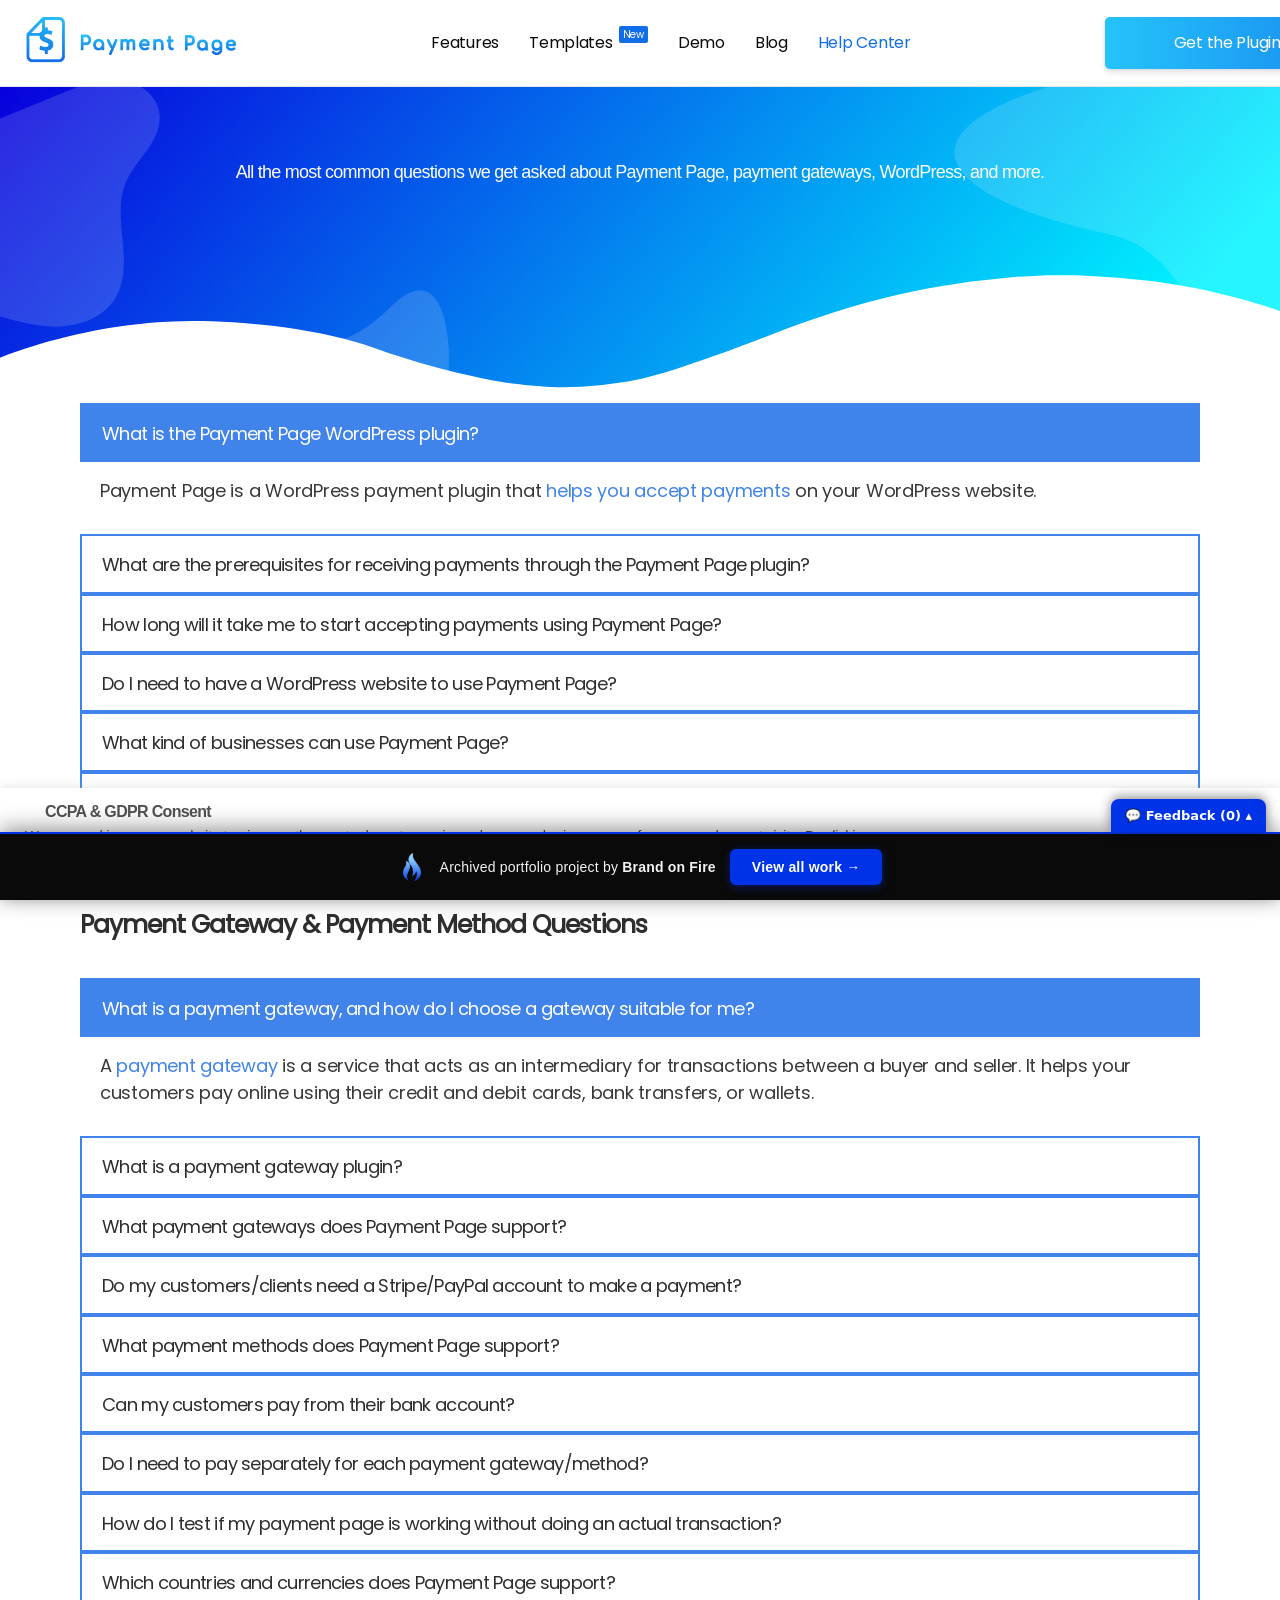
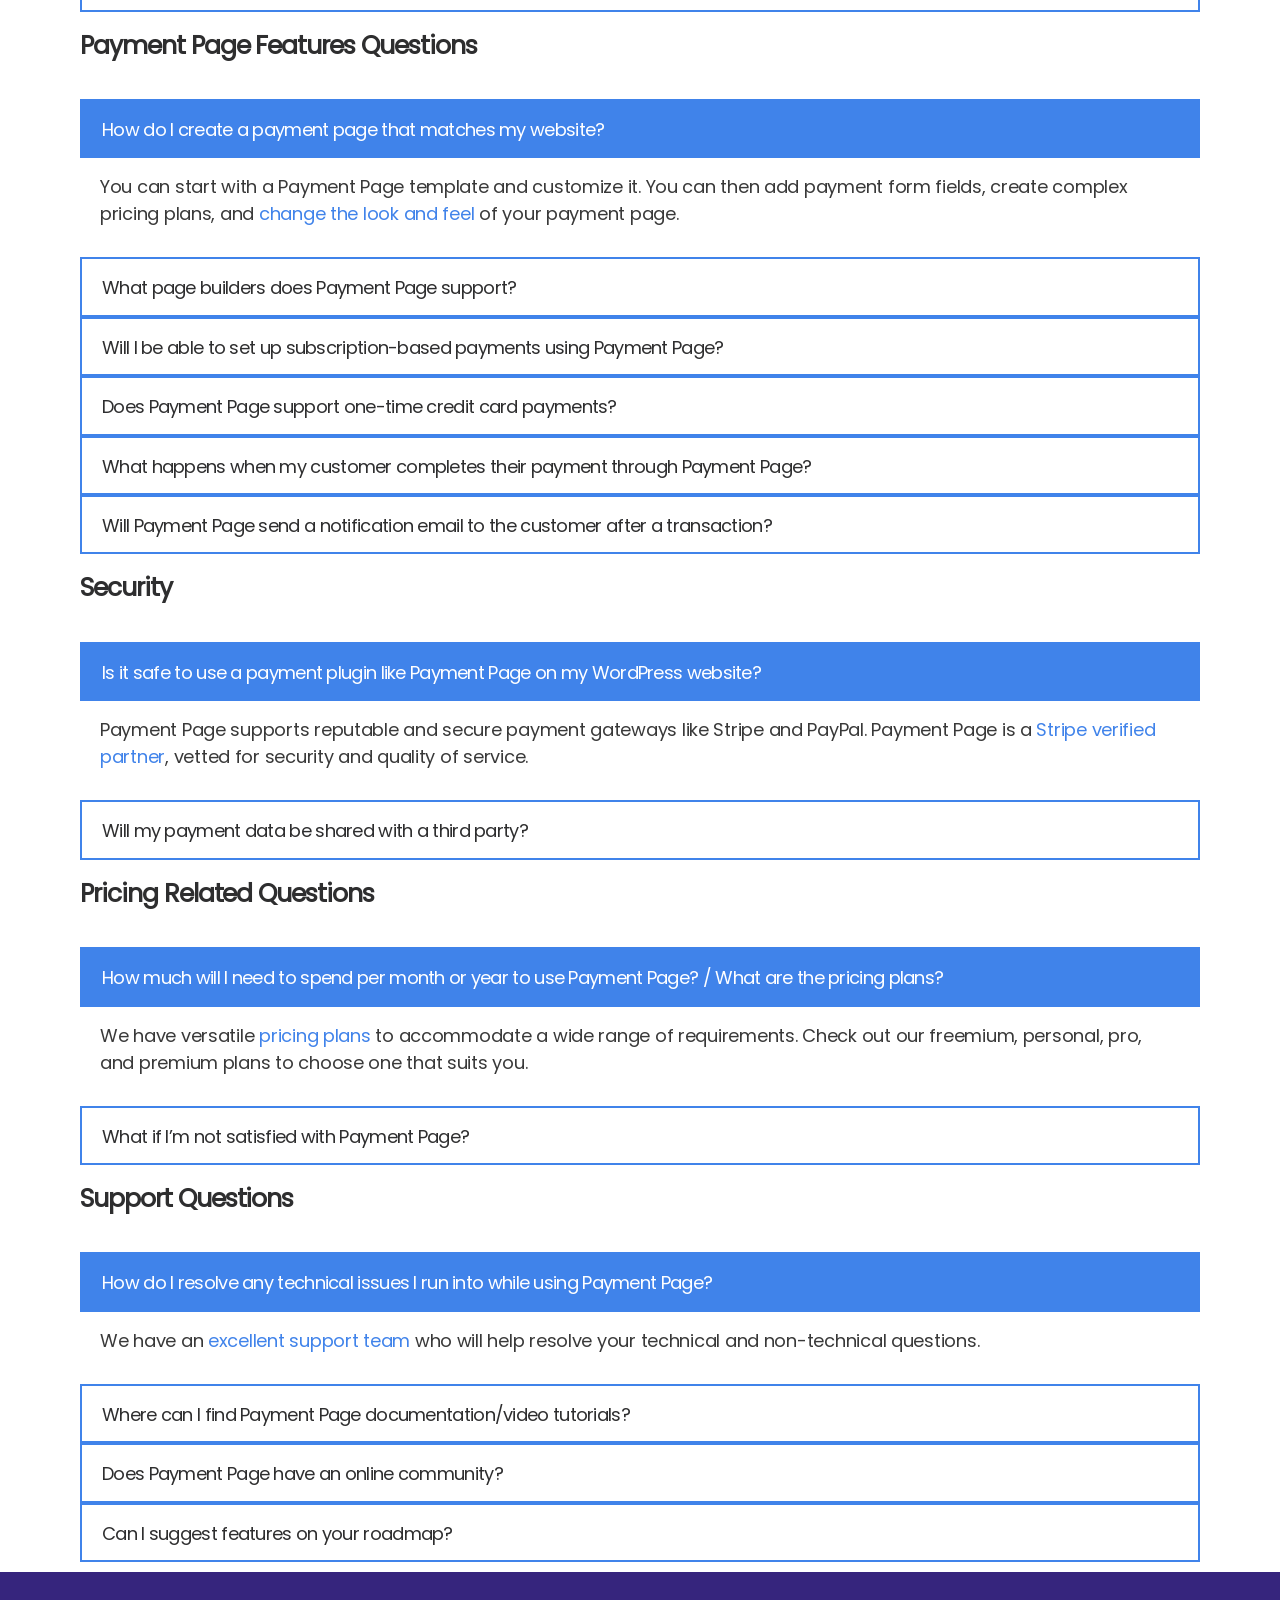
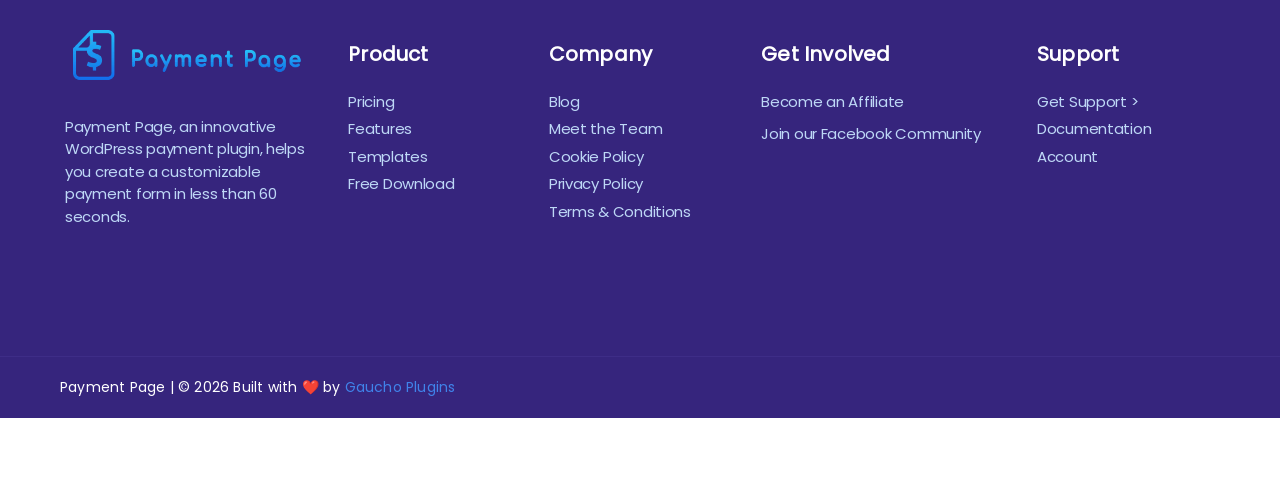
<file: faqs/index.html>
<!doctype html><html lang="en-US" prefix="og: https://ogp.me/ns#" class="" data-bofp="0"><head><meta charset="UTF-8"><meta name="viewport" content="width=device-width, initial-scale=1.0, viewport-fit=cover"><title>Frequently Asked Questions | Payment Page WordPress Plugin</title><meta name="description" content="Payment Page is a highly customizable WordPress payment plugin. This FAQ covers how to set up Payment Page and describes its most important features."><meta name="robots" content="follow, index, max-snippet:-1, max-video-preview:-1, max-image-preview:large"><link rel="canonical" href="/faqs/"><meta property="og:locale" content="en_US"><meta property="og:type" content="article"><meta property="og:title" content="Frequently Asked Questions | Payment Page WordPress Plugin"><meta property="og:description" content="Payment Page is a highly customizable WordPress payment plugin. This FAQ covers how to set up Payment Page and describes its most important features."><meta property="og:url" content="/faqs/"><meta property="og:site_name" content="Payment Page"><meta property="og:updated_time" content="2022-05-04T10:50:49-08:00"><meta name="twitter:card" content="summary_large_image"><meta name="twitter:title" content="Frequently Asked Questions | Payment Page WordPress Plugin"><meta name="twitter:description" content="Payment Page is a highly customizable WordPress payment plugin. This FAQ covers how to set up Payment Page and describes its most important features."><meta name="twitter:label1" content="Time to read"><meta name="twitter:data1" content="5 minutes"><link rel="alternate" type="application/rss+xml" title="Payment Page » Feed" href="/feed/"><link rel="https://api.w.org/" href="/wp-json/"><link rel="alternate" title="JSON" type="application/json" href="/wp-json/wp/v2/pages/11156"><meta name="generator" content="Elementor 4.1.1; features: additional_custom_breakpoints; settings: css_print_method-internal, google_font-enabled, font_display-auto"><link rel="icon" href="/wp-content/uploads/2020/05/cropped-PP_fav-1-32x32.png" sizes="32x32"><link rel="icon" href="/wp-content/uploads/2020/05/cropped-PP_fav-1-192x192.png" sizes="192x192"><link rel="apple-touch-icon" href="/wp-content/uploads/2020/05/cropped-PP_fav-1-180x180.png"><meta name="msapplication-TileImage" content="/wp-content/uploads/2020/05/cropped-PP_fav-1-270x270.png"><meta name="generator" content="WP Rocket 3.20.2" data-wpr-features="wpr_minify_js wpr_lazyload_images wpr_lazyload_iframes wpr_minify_css wpr_preload_links wpr_desktop"><link rel="stylesheet" href="../style.css"><style>[data-bofp="1"]{background-color:rgb(255, 255, 255)!important;color:rgb(2, 2, 2)!important}[data-bofp="2"]{background-color:rgb(255, 255, 255)!important;color:rgb(2, 2, 2)!important}[data-bofp="3"]{background-color:rgb(255, 255, 255)!important;color:rgb(2, 2, 2)!important}[data-bofp="4"]{background-color:rgb(54, 37, 125)!important;color:rgb(2, 2, 2)!important}[data-bofp="5"]{background-color:rgb(54, 37, 125)!important;color:rgb(2, 2, 2)!important}[data-bofp="6"]{background-color:rgb(255, 255, 255)!important;color:rgb(81, 81, 81)!important}</style><meta name="robots" content="noindex, nofollow"><style id="bof-noform">form,form *,fieldset,fieldset *,input,textarea,select,label.fusion-form-label,.wpcf7,.wpcf7 *,.fusion-form,.fusion-form *,.fusion-contact-form,.fusion-contact-form *,.elementor-form,.elementor-form *,.gform_wrapper,.gform_wrapper *,[class*="contact-form"],[class*="contact-form"] *,[id*="contact-form"],[id*="contact-form"] *{pointer-events:none!important;cursor:default!important;-webkit-user-select:none!important;user-select:none!important}</style></head><body data-rsssl="1" class="wp-singular page-template page-template-elementor_header_footer page page-id-11156 custom-background wp-custom-logo wp-embed-responsive wp-theme-twentytwenty mega-menu-primary mega-menu-expanded singular enable-search-modal missing-post-thumbnail has-no-pagination not-showing-comments show-avatars elementor_header_footer footer-top-visible reduced-spacing elementor-default elementor-template-full-width elementor-kit-7 elementor-page elementor-page-11156 e--ua-blink e--ua-mac e--ua-webkit" data-elementor-device-mode="desktop" data-bofp="1"><a class="skip-link screen-reader-text" href="#site-content">Skip to the content</a>		<header data-rocket-location-hash="bbcac657d5ce0fbf0160bd1d71be6456" data-elementor-type="header" data-elementor-id="1223" class="elementor elementor-1223 elementor-location-header" data-elementor-post-type="elementor_library"><section class="elementor-section elementor-top-section elementor-element elementor-element-026d8f6 elementor-section-full_width elementor-section-content-middle elementor-section-height-default elementor-section-height-default elementor-sticky elementor-sticky--effects elementor-sticky--active elementor-section--handles-inside" data-id="026d8f6" data-element_type="section" data-e-type="section" data-settings="{&quot;sticky&quot;:&quot;top&quot;,&quot;sticky_offset_mobile&quot;:0,&quot;background_background&quot;:&quot;classic&quot;,&quot;sticky_on&quot;:[&quot;desktop&quot;,&quot;tablet&quot;,&quot;mobile&quot;],&quot;sticky_offset&quot;:0,&quot;sticky_effects_offset&quot;:0,&quot;sticky_anchor_link_offset&quot;:0}" style="position: fixed; width: 1366px; margin-top: 0px; margin-bottom: 0px; top: 0px;" data-bofp="2"><div data-rocket-location-hash="0b3376bad69c5a64f5d59c7096455786" class="elementor-container elementor-column-gap-no"><div class="elementor-column elementor-col-33 elementor-top-column elementor-element elementor-element-97bc20b" data-id="97bc20b" data-element_type="column" data-e-type="column"><div class="elementor-widget-wrap elementor-element-populated"><div class="elementor-element elementor-element-d6634a5 elementor-hidden-tablet elementor-hidden-mobile elementor-widget elementor-widget-theme-site-logo elementor-widget-image" data-id="d6634a5" data-element_type="widget" data-e-type="widget" data-widget_type="theme-site-logo.default"><div class="elementor-widget-container"><a href="../index.html"><img fetchpriority="high" width="425" height="127" src="../_a/60b8e5782704.webp" class="attachment-full size-full wp-image-1227 entered lazyloaded" alt="Payment Page Logo" data-lazy-srcset="../_a/60b8e5782704.webp 425w, /wp-content/uploads/2020/05/PP_logo-300x90.png 300w" data-lazy-sizes="(max-width: 425px) 100vw, 425px" data-ll-status="loaded" decoding="sync">				</a></div></div><section class="elementor-section elementor-inner-section elementor-element elementor-element-ea21c67 elementor-section-content-middle elementor-hidden-desktop elementor-section-boxed elementor-section-height-default elementor-section-height-default" data-id="ea21c67" data-element_type="section" data-e-type="section"><div data-rocket-location-hash="4388568779806390c4fce1bc129c9913" class="elementor-container elementor-column-gap-default"><div class="elementor-column elementor-col-50 elementor-inner-column elementor-element elementor-element-7f04a51" data-id="7f04a51" data-element_type="column" data-e-type="column"><div class="elementor-widget-wrap elementor-element-populated"><div class="elementor-element elementor-element-5f401c7 elementor-widget elementor-widget-theme-site-logo elementor-widget-image" data-id="5f401c7" data-element_type="widget" data-e-type="widget" data-widget_type="theme-site-logo.default"><div class="elementor-widget-container"><a href="../index.html"><img fetchpriority="high" width="425" height="127" src="../_a/60b8e5782704.webp" class="attachment-full size-full wp-image-1227" alt="Payment Page Logo" data-lazy-srcset="../_a/60b8e5782704.webp 425w, /wp-content/uploads/2020/05/PP_logo-300x90.png 300w" data-lazy-sizes="(max-width: 425px) 100vw, 425px" decoding="sync">				</a></div></div></div></div><div class="elementor-column elementor-col-50 elementor-inner-column elementor-element elementor-element-3806515" data-id="3806515" data-element_type="column" data-e-type="column"><div class="elementor-widget-wrap elementor-element-populated"><div class="elementor-element elementor-element-ff481a4 elementor-nav-menu__align-justify elementor-nav-menu--stretch elementor-nav-menu__text-align-center elementor-nav-menu--dropdown-tablet elementor-nav-menu--toggle elementor-nav-menu--burger elementor-widget elementor-widget-nav-menu" data-id="ff481a4" data-element_type="widget" data-e-type="widget" data-settings="{&quot;full_width&quot;:&quot;stretch&quot;,&quot;layout&quot;:&quot;horizontal&quot;,&quot;submenu_icon&quot;:{&quot;value&quot;:&quot;&lt;i class=\&quot;fas fa-caret-down\&quot; aria-hidden=\&quot;true\&quot;&gt;&lt;\/i&gt;&quot;,&quot;library&quot;:&quot;fa-solid&quot;},&quot;toggle&quot;:&quot;burger&quot;}" data-widget_type="nav-menu.default"><div class="elementor-widget-container"><nav aria-label="Menu" class="elementor-nav-menu--main elementor-nav-menu__container elementor-nav-menu--layout-horizontal e--pointer-none"><ul id="menu-1-ff481a4" class="elementor-nav-menu" data-smartmenus-id="17822874487686807"><li class="menu-item menu-item-type-post_type menu-item-object-page menu-item-10734"><a href="../features/index.html" class="elementor-item">Features</a></li><li class="menu-item menu-item-type-post_type menu-item-object-page menu-item-1035"><a href="../templates/index.html" class="elementor-item">Templates</a></li><li class="menu-item menu-item-type-post_type menu-item-object-page menu-item-4497"><a href="../demo/index.html" class="elementor-item">Demo</a></li><li class="menu-item menu-item-type-post_type menu-item-object-page menu-item-10738"><a href="../blog/index.html" class="elementor-item">Blog</a></li><li class="menu-item menu-item-type-post_type menu-item-object-page current-menu-ancestor current-menu-parent current_page_parent current_page_ancestor menu-item-has-children menu-item-5776"><a href="../support/index.html" class="elementor-item has-submenu" id="sm-17822874487686807-1" aria-haspopup="true" aria-controls="sm-17822874487686807-2" aria-expanded="false">Help Center<span class="sub-arrow"><i class="fas fa-caret-down" aria-hidden="true"></i></span></a><ul class="sub-menu elementor-nav-menu--dropdown" id="sm-17822874487686807-2" role="group" aria-hidden="true" aria-labelledby="sm-17822874487686807-1" aria-expanded="false"><li class="menu-item menu-item-type-post_type menu-item-object-page menu-item-6088"><a href="../support/index.html" class="elementor-sub-item">Pre-Sale Questions</a></li><li class="menu-item menu-item-type-custom menu-item-object-custom menu-item-6083"><a class="elementor-sub-item">Videos</a></li><li class="menu-item menu-item-type-post_type menu-item-object-page current-menu-item page_item page-item-11156 current_page_item menu-item-11232"><a href="../faqs/index.html" aria-current="page" class="elementor-sub-item elementor-item-active">FAQs</a></li><li class="menu-item menu-item-type-custom menu-item-object-custom menu-item-6087"><a class="elementor-sub-item">Facebook Community</a></li><li class="menu-item menu-item-type-custom menu-item-object-custom menu-item-6082"><a target="_blank" class="elementor-sub-item">Documentation</a></li></ul></li><li class="menu-item menu-item-type-post_type menu-item-object-page menu-item-8117"><a href="../pricing/index.html" class="elementor-item">Get the Plugin</a></li></ul>			</nav><div class="elementor-menu-toggle" role="button" tabindex="0" aria-label="Menu Toggle" aria-expanded="false" style=""><i aria-hidden="true" role="presentation" class="elementor-menu-toggle__icon--open eicon-menu-bar"></i><i aria-hidden="true" role="presentation" class="elementor-menu-toggle__icon--close eicon-close"></i>		</div><nav class="elementor-nav-menu--dropdown elementor-nav-menu__container" aria-hidden="true" style="top: 0px; --menu-height: 0; width: 1366px; left: 0px;"><ul id="menu-2-ff481a4" class="elementor-nav-menu" data-smartmenus-id="17822874487709192"><li class="menu-item menu-item-type-post_type menu-item-object-page menu-item-10734"><a href="../features/index.html" class="elementor-item" tabindex="-1">Features</a></li><li class="menu-item menu-item-type-post_type menu-item-object-page menu-item-1035"><a href="../templates/index.html" class="elementor-item" tabindex="-1">Templates</a></li><li class="menu-item menu-item-type-post_type menu-item-object-page menu-item-4497"><a href="../demo/index.html" class="elementor-item" tabindex="-1">Demo</a></li><li class="menu-item menu-item-type-post_type menu-item-object-page menu-item-10738"><a href="../blog/index.html" class="elementor-item" tabindex="-1">Blog</a></li><li class="menu-item menu-item-type-post_type menu-item-object-page current-menu-ancestor current-menu-parent current_page_parent current_page_ancestor menu-item-has-children menu-item-5776"><a href="../support/index.html" class="elementor-item has-submenu" tabindex="-1" id="sm-17822874487709192-1" aria-haspopup="true" aria-controls="sm-17822874487709192-2" aria-expanded="false">Help Center<span class="sub-arrow"><i class="fas fa-caret-down" aria-hidden="true"></i></span></a><ul class="sub-menu elementor-nav-menu--dropdown" id="sm-17822874487709192-2" role="group" aria-hidden="true" aria-labelledby="sm-17822874487709192-1" aria-expanded="false"><li class="menu-item menu-item-type-post_type menu-item-object-page menu-item-6088"><a href="../support/index.html" class="elementor-sub-item" tabindex="-1">Pre-Sale Questions</a></li><li class="menu-item menu-item-type-custom menu-item-object-custom menu-item-6083"><a class="elementor-sub-item" tabindex="-1">Videos</a></li><li class="menu-item menu-item-type-post_type menu-item-object-page current-menu-item page_item page-item-11156 current_page_item menu-item-11232"><a href="../faqs/index.html" aria-current="page" class="elementor-sub-item elementor-item-active" tabindex="-1">FAQs</a></li><li class="menu-item menu-item-type-custom menu-item-object-custom menu-item-6087"><a class="elementor-sub-item" tabindex="-1">Facebook Community</a></li><li class="menu-item menu-item-type-custom menu-item-object-custom menu-item-6082"><a target="_blank" class="elementor-sub-item" tabindex="-1">Documentation</a></li></ul></li><li class="menu-item menu-item-type-post_type menu-item-object-page menu-item-8117"><a href="../pricing/index.html" class="elementor-item" tabindex="-1">Get the Plugin</a></li></ul>			</nav></div></div></div></div></div></section></div></div><div class="elementor-column elementor-col-33 elementor-top-column elementor-element elementor-element-6b8be8e elementor-hidden-tablet elementor-hidden-mobile" data-id="6b8be8e" data-element_type="column" data-e-type="column"><div class="elementor-widget-wrap elementor-element-populated"><div class="elementor-element elementor-element-35cfc25e elementor-hidden-tablet elementor-hidden-mobile elementor-widget elementor-widget-wp-widget-maxmegamenu" data-id="35cfc25e" data-element_type="widget" data-e-type="widget" data-widget_type="wp-widget-maxmegamenu.default"><div class="elementor-widget-container"><div id="mega-menu-wrap-primary" class="mega-menu-wrap"><div class="mega-menu-toggle"><div class="mega-toggle-blocks-left"></div><div class="mega-toggle-blocks-center"></div><div class="mega-toggle-blocks-right"><div class="mega-toggle-block mega-menu-toggle-animated-block mega-toggle-block-0" id="mega-toggle-block-0"><button aria-controls="mega-menu-primary" aria-expanded="false" aria-haspopup="true" aria-label="Toggle Menu" class="mega-toggle-animated mega-toggle-animated-slider" type="button"><span class="mega-toggle-animated-box"><span class="mega-toggle-animated-inner"></span></span></button></div></div></div><ul id="mega-menu-primary" class="mega-menu max-mega-menu mega-menu-horizontal" data-event="hover_intent" data-effect="fade_up" data-effect-speed="200" data-effect-mobile="disabled" data-effect-speed-mobile="0" data-panel-inner-width="300px" data-mobile-force-width="false" data-second-click="go" data-document-click="collapse" data-vertical-behaviour="standard" data-breakpoint="768" data-unbind="true" data-mobile-state="collapse_all" data-mobile-direction="vertical" data-overlay-desktop="false" data-overlay-mobile="false"><li class="mega-menu-item mega-menu-item-type-post_type mega-menu-item-object-page mega-menu-item-10734" id="mega-menu-item-10734"><a class="mega-menu-link" href="../features/index.html">Features</a></li><li class="mega-menu-item mega-menu-item-type-post_type mega-menu-item-object-page mega-2-columns mega-sub-columns mega-menu-item-1035" style="--columns:2" id="mega-menu-item-1035"><a class="mega-menu-link" href="../templates/index.html">Templates<span class="mega-menu-badge mega-menu-badge-style-one">New</span></a></li><li class="mega-menu-item mega-menu-item-type-post_type mega-menu-item-object-page mega-menu-item-4497" id="mega-menu-item-4497"><a class="mega-menu-link" href="../demo/index.html">Demo</a></li><li class="mega-menu-item mega-menu-item-type-post_type mega-menu-item-object-page mega-menu-item-10738" id="mega-menu-item-10738"><a class="mega-menu-link" href="../blog/index.html">Blog</a></li><li class="mega-menu-item mega-menu-item-type-post_type mega-menu-item-object-page mega-current-menu-ancestor mega-current-menu-parent mega-current_page_parent mega-current_page_ancestor mega-menu-item-has-children mega-menu-megamenu mega-menu-grid mega-align-bottom-left mega-menu-item-5776" id="mega-menu-item-5776"><a class="mega-menu-link" href="../support/index.html" aria-expanded="false" aria-controls="mega-sub-menu-5776">Help Center<span class="mega-indicator" aria-hidden="true"></span></a><ul class="mega-sub-menu" role="presentation" id="mega-sub-menu-5776"><li class="mega-menu-row" id="mega-menu-5776-0"><ul class="mega-sub-menu" style="--columns:1" role="presentation"><li class="mega-menu-column mega-menu-columns-1-of-1" style="--columns:1; --span:1" id="mega-menu-5776-0-0"><ul class="mega-sub-menu"><li class="mega-menu-item mega-menu-item-type-post_type mega-menu-item-object-page mega-has-icon mega-icon-left mega-menu-item-6088" id="mega-menu-item-6088"><a class="fa-comments-o mega-menu-link" href="../support/index.html">Pre-Sale Questions</a></li><li class="mega-menu-item mega-menu-item-type-custom mega-menu-item-object-custom mega-has-icon mega-icon-left mega-menu-item-6082" id="mega-menu-item-6082"><a target="_blank" class="fa-book mega-menu-link">Documentation</a></li><li class="mega-menu-item mega-menu-item-type-post_type mega-menu-item-object-page mega-current-menu-item mega-page_item mega-page-item-11156 mega-current_page_item mega-has-icon mega-icon-left mega-menu-item-11232" id="mega-menu-item-11232"><a class="fa-question mega-menu-link" href="../faqs/index.html" aria-current="page">FAQs</a></li><li class="mega-menu-item mega-menu-item-type-custom mega-menu-item-object-custom mega-has-icon mega-icon-left mega-menu-item-6083" id="mega-menu-item-6083"><a class="fas fa-video mega-menu-link">Videos</a></li><li class="mega-menu-item mega-menu-item-type-custom mega-menu-item-object-custom mega-has-icon mega-icon-left mega-menu-item-6087" id="mega-menu-item-6087"><a class="fab fa-facebook mega-menu-link">Facebook Community</a></li>		</ul></li>	</ul></li></ul></li><li class="mega-menu-item mega-menu-item-type-post_type mega-menu-item-object-page mega-hide-on-desktop mega-menu-item-8117" id="mega-menu-item-8117"><a class="mega-menu-link" href="../pricing/index.html">Get the Plugin</a></li></ul></div>				</div></div></div></div><div class="elementor-column elementor-col-33 elementor-top-column elementor-element elementor-element-4d846db elementor-hidden-tablet elementor-hidden-mobile" data-id="4d846db" data-element_type="column" data-e-type="column"><div class="elementor-widget-wrap elementor-element-populated"><div class="elementor-element elementor-element-5d80e2f2 elementor-align-right elementor-widget elementor-widget-button" data-id="5d80e2f2" data-element_type="widget" data-e-type="widget" data-widget_type="button.default"><div class="elementor-widget-container"><div class="elementor-button-wrapper"><a class="elementor-button elementor-button-link elementor-size-md" href="../pricing/index.html"><span class="elementor-button-content-wrapper"><span class="elementor-button-icon"><i aria-hidden="true" class="fas fa-chevron-right"></i>			</span><span class="elementor-button-text">Get the Plugin </span></span></a></div></div></div></div></div></div></section><section class="elementor-section elementor-top-section elementor-element elementor-element-026d8f6 elementor-section-full_width elementor-section-content-middle elementor-section-height-default elementor-section-height-default elementor-sticky elementor-sticky--effects elementor-sticky__spacer" data-id="026d8f6" data-element_type="section" data-e-type="section" data-settings="{&quot;sticky&quot;:&quot;top&quot;,&quot;sticky_offset_mobile&quot;:0,&quot;background_background&quot;:&quot;classic&quot;,&quot;sticky_on&quot;:[&quot;desktop&quot;,&quot;tablet&quot;,&quot;mobile&quot;],&quot;sticky_offset&quot;:0,&quot;sticky_effects_offset&quot;:0,&quot;sticky_anchor_link_offset&quot;:0}" style="visibility: hidden; transition: none; animation: auto ease 0s 1 normal none running none;" data-bofp="3"><div data-rocket-location-hash="0b3376bad69c5a64f5d59c7096455786" class="elementor-container elementor-column-gap-no"><div class="elementor-column elementor-col-33 elementor-top-column elementor-element elementor-element-97bc20b" data-id="97bc20b" data-element_type="column" data-e-type="column"><div class="elementor-widget-wrap elementor-element-populated"><div class="elementor-element elementor-element-d6634a5 elementor-hidden-tablet elementor-hidden-mobile elementor-widget elementor-widget-theme-site-logo elementor-widget-image" data-id="d6634a5" data-element_type="widget" data-e-type="widget" data-widget_type="theme-site-logo.default"><div class="elementor-widget-container"><a href="../index.html"><img fetchpriority="high" width="425" height="127" src="../_a/60b8e5782704.webp" class="attachment-full size-full wp-image-1227 entered lazyloaded" alt="Payment Page Logo" data-lazy-srcset="../_a/60b8e5782704.webp 425w, /wp-content/uploads/2020/05/PP_logo-300x90.png 300w" data-lazy-sizes="(max-width: 425px) 100vw, 425px" data-ll-status="loaded" decoding="sync">				</a></div></div><section class="elementor-section elementor-inner-section elementor-element elementor-element-ea21c67 elementor-section-content-middle elementor-hidden-desktop elementor-section-boxed elementor-section-height-default elementor-section-height-default" data-id="ea21c67" data-element_type="section" data-e-type="section"><div data-rocket-location-hash="4388568779806390c4fce1bc129c9913" class="elementor-container elementor-column-gap-default"><div class="elementor-column elementor-col-50 elementor-inner-column elementor-element elementor-element-7f04a51" data-id="7f04a51" data-element_type="column" data-e-type="column"><div class="elementor-widget-wrap elementor-element-populated"><div class="elementor-element elementor-element-5f401c7 elementor-widget elementor-widget-theme-site-logo elementor-widget-image" data-id="5f401c7" data-element_type="widget" data-e-type="widget" data-widget_type="theme-site-logo.default"><div class="elementor-widget-container"><a href="../index.html"><img fetchpriority="high" width="425" height="127" src="../_a/60b8e5782704.webp" class="attachment-full size-full wp-image-1227" alt="Payment Page Logo" data-lazy-srcset="../_a/60b8e5782704.webp 425w, /wp-content/uploads/2020/05/PP_logo-300x90.png 300w" data-lazy-sizes="(max-width: 425px) 100vw, 425px" decoding="sync">				</a></div></div></div></div><div class="elementor-column elementor-col-50 elementor-inner-column elementor-element elementor-element-3806515" data-id="3806515" data-element_type="column" data-e-type="column"><div class="elementor-widget-wrap elementor-element-populated"><div class="elementor-element elementor-element-ff481a4 elementor-nav-menu__align-justify elementor-nav-menu--stretch elementor-nav-menu__text-align-center elementor-nav-menu--dropdown-tablet elementor-nav-menu--toggle elementor-nav-menu--burger elementor-widget elementor-widget-nav-menu" data-id="ff481a4" data-element_type="widget" data-e-type="widget" data-settings="{&quot;full_width&quot;:&quot;stretch&quot;,&quot;layout&quot;:&quot;horizontal&quot;,&quot;submenu_icon&quot;:{&quot;value&quot;:&quot;&lt;i class=\&quot;fas fa-caret-down\&quot; aria-hidden=\&quot;true\&quot;&gt;&lt;\/i&gt;&quot;,&quot;library&quot;:&quot;fa-solid&quot;},&quot;toggle&quot;:&quot;burger&quot;}" data-widget_type="nav-menu.default"><div class="elementor-widget-container"><nav aria-label="Menu" class="elementor-nav-menu--main elementor-nav-menu__container elementor-nav-menu--layout-horizontal e--pointer-none"><ul id="menu-1-ff481a4" class="elementor-nav-menu" data-smartmenus-id="17822874487686807"><li class="menu-item menu-item-type-post_type menu-item-object-page menu-item-10734"><a href="../features/index.html" class="elementor-item">Features</a></li><li class="menu-item menu-item-type-post_type menu-item-object-page menu-item-1035"><a href="../templates/index.html" class="elementor-item">Templates</a></li><li class="menu-item menu-item-type-post_type menu-item-object-page menu-item-4497"><a href="../demo/index.html" class="elementor-item">Demo</a></li><li class="menu-item menu-item-type-post_type menu-item-object-page menu-item-10738"><a href="../blog/index.html" class="elementor-item">Blog</a></li><li class="menu-item menu-item-type-post_type menu-item-object-page current-menu-ancestor current-menu-parent current_page_parent current_page_ancestor menu-item-has-children menu-item-5776"><a href="../support/index.html" class="elementor-item has-submenu" id="sm-17822874487686807-1" aria-haspopup="true" aria-controls="sm-17822874487686807-2" aria-expanded="false">Help Center<span class="sub-arrow"><i class="fas fa-caret-down" aria-hidden="true"></i></span></a><ul class="sub-menu elementor-nav-menu--dropdown" id="sm-17822874487686807-2" role="group" aria-hidden="true" aria-labelledby="sm-17822874487686807-1" aria-expanded="false"><li class="menu-item menu-item-type-post_type menu-item-object-page menu-item-6088"><a href="../support/index.html" class="elementor-sub-item">Pre-Sale Questions</a></li><li class="menu-item menu-item-type-custom menu-item-object-custom menu-item-6083"><a class="elementor-sub-item">Videos</a></li><li class="menu-item menu-item-type-post_type menu-item-object-page current-menu-item page_item page-item-11156 current_page_item menu-item-11232"><a href="../faqs/index.html" aria-current="page" class="elementor-sub-item elementor-item-active">FAQs</a></li><li class="menu-item menu-item-type-custom menu-item-object-custom menu-item-6087"><a class="elementor-sub-item">Facebook Community</a></li><li class="menu-item menu-item-type-custom menu-item-object-custom menu-item-6082"><a target="_blank" class="elementor-sub-item">Documentation</a></li></ul></li><li class="menu-item menu-item-type-post_type menu-item-object-page menu-item-8117"><a href="../pricing/index.html" class="elementor-item">Get the Plugin</a></li></ul>			</nav><div class="elementor-menu-toggle" role="button" tabindex="0" aria-label="Menu Toggle" aria-expanded="false" style=""><i aria-hidden="true" role="presentation" class="elementor-menu-toggle__icon--open eicon-menu-bar"></i><i aria-hidden="true" role="presentation" class="elementor-menu-toggle__icon--close eicon-close"></i>		</div><nav class="elementor-nav-menu--dropdown elementor-nav-menu__container" aria-hidden="true" style="width: 1366px; left: 0px; top: 0px; --menu-height: 0;"><ul id="menu-2-ff481a4" class="elementor-nav-menu" data-smartmenus-id="17822874487709192"><li class="menu-item menu-item-type-post_type menu-item-object-page menu-item-10734"><a href="../features/index.html" class="elementor-item" tabindex="-1">Features</a></li><li class="menu-item menu-item-type-post_type menu-item-object-page menu-item-1035"><a href="../templates/index.html" class="elementor-item" tabindex="-1">Templates</a></li><li class="menu-item menu-item-type-post_type menu-item-object-page menu-item-4497"><a href="../demo/index.html" class="elementor-item" tabindex="-1">Demo</a></li><li class="menu-item menu-item-type-post_type menu-item-object-page menu-item-10738"><a href="../blog/index.html" class="elementor-item" tabindex="-1">Blog</a></li><li class="menu-item menu-item-type-post_type menu-item-object-page current-menu-ancestor current-menu-parent current_page_parent current_page_ancestor menu-item-has-children menu-item-5776"><a href="../support/index.html" class="elementor-item has-submenu" tabindex="-1" id="sm-17822874487709192-1" aria-haspopup="true" aria-controls="sm-17822874487709192-2" aria-expanded="false">Help Center<span class="sub-arrow"><i class="fas fa-caret-down" aria-hidden="true"></i></span></a><ul class="sub-menu elementor-nav-menu--dropdown" id="sm-17822874487709192-2" role="group" aria-hidden="true" aria-labelledby="sm-17822874487709192-1" aria-expanded="false"><li class="menu-item menu-item-type-post_type menu-item-object-page menu-item-6088"><a href="../support/index.html" class="elementor-sub-item" tabindex="-1">Pre-Sale Questions</a></li><li class="menu-item menu-item-type-custom menu-item-object-custom menu-item-6083"><a class="elementor-sub-item" tabindex="-1">Videos</a></li><li class="menu-item menu-item-type-post_type menu-item-object-page current-menu-item page_item page-item-11156 current_page_item menu-item-11232"><a href="../faqs/index.html" aria-current="page" class="elementor-sub-item elementor-item-active" tabindex="-1">FAQs</a></li><li class="menu-item menu-item-type-custom menu-item-object-custom menu-item-6087"><a class="elementor-sub-item" tabindex="-1">Facebook Community</a></li><li class="menu-item menu-item-type-custom menu-item-object-custom menu-item-6082"><a target="_blank" class="elementor-sub-item" tabindex="-1">Documentation</a></li></ul></li><li class="menu-item menu-item-type-post_type menu-item-object-page menu-item-8117"><a href="../pricing/index.html" class="elementor-item" tabindex="-1">Get the Plugin</a></li></ul>			</nav></div></div></div></div></div></section></div></div><div class="elementor-column elementor-col-33 elementor-top-column elementor-element elementor-element-6b8be8e elementor-hidden-tablet elementor-hidden-mobile" data-id="6b8be8e" data-element_type="column" data-e-type="column"><div class="elementor-widget-wrap elementor-element-populated"><div class="elementor-element elementor-element-35cfc25e elementor-hidden-tablet elementor-hidden-mobile elementor-widget elementor-widget-wp-widget-maxmegamenu" data-id="35cfc25e" data-element_type="widget" data-e-type="widget" data-widget_type="wp-widget-maxmegamenu.default"><div class="elementor-widget-container"><div id="mega-menu-wrap-primary" class="mega-menu-wrap"><div class="mega-menu-toggle"><div class="mega-toggle-blocks-left"></div><div class="mega-toggle-blocks-center"></div><div class="mega-toggle-blocks-right"><div class="mega-toggle-block mega-menu-toggle-animated-block mega-toggle-block-0" id="mega-toggle-block-0"><button aria-controls="mega-menu-primary" aria-expanded="false" aria-haspopup="true" aria-label="Toggle Menu" class="mega-toggle-animated mega-toggle-animated-slider" type="button"><span class="mega-toggle-animated-box"><span class="mega-toggle-animated-inner"></span></span></button></div></div></div><ul id="mega-menu-primary" class="mega-menu max-mega-menu mega-menu-horizontal" data-event="hover_intent" data-effect="fade_up" data-effect-speed="200" data-effect-mobile="disabled" data-effect-speed-mobile="0" data-panel-inner-width="300px" data-mobile-force-width="false" data-second-click="go" data-document-click="collapse" data-vertical-behaviour="standard" data-breakpoint="768" data-unbind="true" data-mobile-state="collapse_all" data-mobile-direction="vertical" data-overlay-desktop="false" data-overlay-mobile="false"><li class="mega-menu-item mega-menu-item-type-post_type mega-menu-item-object-page mega-menu-item-10734" id="mega-menu-item-10734"><a class="mega-menu-link" href="../features/index.html">Features</a></li><li class="mega-menu-item mega-menu-item-type-post_type mega-menu-item-object-page mega-2-columns mega-sub-columns mega-menu-item-1035" style="--columns:2" id="mega-menu-item-1035"><a class="mega-menu-link" href="../templates/index.html">Templates<span class="mega-menu-badge mega-menu-badge-style-one">New</span></a></li><li class="mega-menu-item mega-menu-item-type-post_type mega-menu-item-object-page mega-menu-item-4497" id="mega-menu-item-4497"><a class="mega-menu-link" href="../demo/index.html">Demo</a></li><li class="mega-menu-item mega-menu-item-type-post_type mega-menu-item-object-page mega-menu-item-10738" id="mega-menu-item-10738"><a class="mega-menu-link" href="../blog/index.html">Blog</a></li><li class="mega-menu-item mega-menu-item-type-post_type mega-menu-item-object-page mega-current-menu-ancestor mega-current-menu-parent mega-current_page_parent mega-current_page_ancestor mega-menu-item-has-children mega-menu-megamenu mega-menu-grid mega-align-bottom-left mega-menu-item-5776" id="mega-menu-item-5776"><a class="mega-menu-link" href="../support/index.html" aria-expanded="false" aria-controls="mega-sub-menu-5776">Help Center<span class="mega-indicator" aria-hidden="true"></span></a><ul class="mega-sub-menu" role="presentation" id="mega-sub-menu-5776"><li class="mega-menu-row" id="mega-menu-5776-0"><ul class="mega-sub-menu" style="--columns:1" role="presentation"><li class="mega-menu-column mega-menu-columns-1-of-1" style="--columns:1; --span:1" id="mega-menu-5776-0-0"><ul class="mega-sub-menu"><li class="mega-menu-item mega-menu-item-type-post_type mega-menu-item-object-page mega-has-icon mega-icon-left mega-menu-item-6088" id="mega-menu-item-6088"><a class="fa-comments-o mega-menu-link" href="../support/index.html">Pre-Sale Questions</a></li><li class="mega-menu-item mega-menu-item-type-custom mega-menu-item-object-custom mega-has-icon mega-icon-left mega-menu-item-6082" id="mega-menu-item-6082"><a target="_blank" class="fa-book mega-menu-link">Documentation</a></li><li class="mega-menu-item mega-menu-item-type-post_type mega-menu-item-object-page mega-current-menu-item mega-page_item mega-page-item-11156 mega-current_page_item mega-has-icon mega-icon-left mega-menu-item-11232" id="mega-menu-item-11232"><a class="fa-question mega-menu-link" href="../faqs/index.html" aria-current="page">FAQs</a></li><li class="mega-menu-item mega-menu-item-type-custom mega-menu-item-object-custom mega-has-icon mega-icon-left mega-menu-item-6083" id="mega-menu-item-6083"><a class="fas fa-video mega-menu-link">Videos</a></li><li class="mega-menu-item mega-menu-item-type-custom mega-menu-item-object-custom mega-has-icon mega-icon-left mega-menu-item-6087" id="mega-menu-item-6087"><a class="fab fa-facebook mega-menu-link">Facebook Community</a></li>		</ul></li>	</ul></li></ul></li><li class="mega-menu-item mega-menu-item-type-post_type mega-menu-item-object-page mega-hide-on-desktop mega-menu-item-8117" id="mega-menu-item-8117"><a class="mega-menu-link" href="../pricing/index.html">Get the Plugin</a></li></ul></div>				</div></div></div></div><div class="elementor-column elementor-col-33 elementor-top-column elementor-element elementor-element-4d846db elementor-hidden-tablet elementor-hidden-mobile" data-id="4d846db" data-element_type="column" data-e-type="column"><div class="elementor-widget-wrap elementor-element-populated"><div class="elementor-element elementor-element-5d80e2f2 elementor-align-right elementor-widget elementor-widget-button" data-id="5d80e2f2" data-element_type="widget" data-e-type="widget" data-widget_type="button.default"><div class="elementor-widget-container"><div class="elementor-button-wrapper"><a class="elementor-button elementor-button-link elementor-size-md" href="../pricing/index.html"><span class="elementor-button-content-wrapper"><span class="elementor-button-icon"><i aria-hidden="true" class="fas fa-chevron-right"></i>			</span><span class="elementor-button-text">Get the Plugin </span></span></a></div></div></div></div></div></div></section></header><div data-rocket-location-hash="ee0ecf43b3630ee4547639821f9e4c1b" data-elementor-type="wp-page" data-elementor-id="11156" class="elementor elementor-11156" data-elementor-post-type="page"><section class="elementor-section elementor-top-section elementor-element elementor-element-cb0d992 elementor-section-height-min-height elementor-section-items-top elementor-section-full_width elementor-section-height-default" data-id="cb0d992" data-element_type="section" data-e-type="section" data-settings="{&quot;background_background&quot;:&quot;gradient&quot;,&quot;shape_divider_bottom&quot;:&quot;waves&quot;}"><div data-rocket-location-hash="d6ffef6da7b7986c03fc999cc8f85cb1" class="elementor-background-overlay"></div><div data-rocket-location-hash="bafe3fc1068d5306c680e764e7351284" class="elementor-shape elementor-shape-bottom" aria-hidden="true" data-negative="false"><svg xmlns="http://www.w3.org/2000/svg" viewBox="0 0 1000 100" preserveAspectRatio="none"><path class="elementor-shape-fill" d="M421.9,6.5c22.6-2.5,51.5,0.4,75.5,5.3c23.6,4.9,70.9,23.5,100.5,35.7c75.8,32.2,133.7,44.5,192.6,49.7
	c23.6,2.1,48.7,3.5,103.4-2.5c54.7-6,106.2-25.6,106.2-25.6V0H0v30.3c0,0,72,32.6,158.4,30.5c39.2-0.7,92.8-6.7,134-22.4
	c21.2-8.1,52.2-18.2,79.7-24.2C399.3,7.9,411.6,7.5,421.9,6.5z"></path></svg>		</div><div data-rocket-location-hash="2aac35cf2c11024fe90c54c8a041fb0e" class="elementor-container elementor-column-gap-default"><div class="elementor-column elementor-col-100 elementor-top-column elementor-element elementor-element-8b91bb4" data-id="8b91bb4" data-element_type="column" data-e-type="column"><div class="elementor-widget-wrap elementor-element-populated"><div class="elementor-element elementor-element-f33fa76 elementor-widget elementor-widget-theme-post-title elementor-page-title elementor-widget-heading" data-id="f33fa76" data-element_type="widget" data-e-type="widget" data-widget_type="theme-post-title.default"><div class="elementor-widget-container"><h1 class="elementor-heading-title elementor-size-default">Frequently Asked Questions</h1>				</div></div><div class="elementor-element elementor-element-783eb11 elementor-widget elementor-widget-heading" data-id="783eb11" data-element_type="widget" data-e-type="widget" data-widget_type="heading.default"><div class="elementor-widget-container"><h2 class="elementor-heading-title elementor-size-default">All the most common questions we get asked about Payment Page, payment gateways, WordPress, and more. </h2>				</div></div></div></div></div></section><section data-rocket-location-hash="49f074217cfbe18113a268dd3df364f8" class="elementor-section elementor-top-section elementor-element elementor-element-3ed316c elementor-section-boxed elementor-section-height-default elementor-section-height-default" data-id="3ed316c" data-element_type="section" data-e-type="section"><div class="elementor-container elementor-column-gap-default"><div class="elementor-column elementor-col-100 elementor-top-column elementor-element elementor-element-f6bea81" data-id="f6bea81" data-element_type="column" data-e-type="column"><div class="elementor-widget-wrap elementor-element-populated"><div class="elementor-element elementor-element-b5a2dcc cstm-accordion elementor-widget elementor-widget-accordion" data-id="b5a2dcc" data-element_type="widget" data-e-type="widget" data-widget_type="accordion.default"><div class="elementor-widget-container"><div class="elementor-accordion"><div class="elementor-accordion-item"><h3 id="elementor-tab-title-1901" class="elementor-tab-title elementor-active" data-tab="1" role="button" aria-controls="elementor-tab-content-1901" aria-expanded="true" tabindex="0" aria-selected="true"><span class="elementor-accordion-icon elementor-accordion-icon-right" aria-hidden="true"><span class="elementor-accordion-icon-closed"><i class="fas fa-chevron-down"></i></span><span class="elementor-accordion-icon-opened"><i class="fas fa-chevron-up"></i></span></span><a class="elementor-accordion-title" tabindex="0">What is the Payment Page WordPress plugin? </a></h3><div id="elementor-tab-content-1901" class="elementor-tab-content elementor-clearfix elementor-active" data-tab="1" role="region" aria-labelledby="elementor-tab-title-1901" style="display: block;"><p>Payment Page is a WordPress payment plugin that&nbsp;<a target="_blank" rel="noopener">helps you accept payments</a>&nbsp;on your WordPress website.</p></div></div><div class="elementor-accordion-item"><h3 id="elementor-tab-title-1902" class="elementor-tab-title" data-tab="2" role="button" aria-controls="elementor-tab-content-1902" aria-expanded="false"><span class="elementor-accordion-icon elementor-accordion-icon-right" aria-hidden="true"><span class="elementor-accordion-icon-closed"><i class="fas fa-chevron-down"></i></span><span class="elementor-accordion-icon-opened"><i class="fas fa-chevron-up"></i></span></span><a class="elementor-accordion-title" tabindex="0">What are the prerequisites for receiving payments through the Payment Page plugin?</a></h3><div id="elementor-tab-content-1902" class="elementor-tab-content elementor-clearfix" data-tab="2" role="region" aria-labelledby="elementor-tab-title-1902"><p>To get started with Payment Page, you need:</p><ul><li>A WordPress website</li><li>A <a target="_blank" rel="noopener">Stripe</a> or <a target="_blank" rel="noopener">PayPal</a> account</li><li>A free or premium version of <a href="../pricing/index.html">Payment Page</a></li></ul></div></div><div class="elementor-accordion-item"><h3 id="elementor-tab-title-1903" class="elementor-tab-title" data-tab="3" role="button" aria-controls="elementor-tab-content-1903" aria-expanded="false"><span class="elementor-accordion-icon elementor-accordion-icon-right" aria-hidden="true"><span class="elementor-accordion-icon-closed"><i class="fas fa-chevron-down"></i></span><span class="elementor-accordion-icon-opened"><i class="fas fa-chevron-up"></i></span></span><a class="elementor-accordion-title" tabindex="0">How long will it take me to start accepting payments using Payment Page? </a></h3><div id="elementor-tab-content-1903" class="elementor-tab-content elementor-clearfix" data-tab="3" role="region" aria-labelledby="elementor-tab-title-1903"><p>It’ll only take a few minutes to get started with Payment Page. Simply follow these steps:</p><ul><li>Download and install <a target="_blank" rel="noopener">Payment Page plugin</a></li><li>Connect your <a target="_blank" rel="noopener">Stripe</a> or <a target="_blank" rel="noopener">PayPal</a> payment gateway account</li><li>Choose a beautiful <a href="../templates/index.html" target="_blank" rel="noopener">payment form template</a></li><li><a target="_blank" rel="noopener">Customize</a> your payment form and publish it on your website</li></ul></div></div><div class="elementor-accordion-item"><h3 id="elementor-tab-title-1904" class="elementor-tab-title" data-tab="4" role="button" aria-controls="elementor-tab-content-1904" aria-expanded="false"><span class="elementor-accordion-icon elementor-accordion-icon-right" aria-hidden="true"><span class="elementor-accordion-icon-closed"><i class="fas fa-chevron-down"></i></span><span class="elementor-accordion-icon-opened"><i class="fas fa-chevron-up"></i></span></span><a class="elementor-accordion-title" tabindex="0">Do I need to have a WordPress website to use Payment Page?</a></h3><div id="elementor-tab-content-1904" class="elementor-tab-content elementor-clearfix" data-tab="4" role="region" aria-labelledby="elementor-tab-title-1904"><p>Not necessarily. While Payment Page is primarily a WordPress payment plugin, we also offer&nbsp;<a href="#" target="_blank" rel="noopener">hosted payment pages</a>&nbsp;where you can redirect your customers for payment.</p></div></div><div class="elementor-accordion-item"><h3 id="elementor-tab-title-1905" class="elementor-tab-title" data-tab="5" role="button" aria-controls="elementor-tab-content-1905" aria-expanded="false"><span class="elementor-accordion-icon elementor-accordion-icon-right" aria-hidden="true"><span class="elementor-accordion-icon-closed"><i class="fas fa-chevron-down"></i></span><span class="elementor-accordion-icon-opened"><i class="fas fa-chevron-up"></i></span></span><a class="elementor-accordion-title" tabindex="0">What kind of businesses can use Payment Page?</a></h3><div id="elementor-tab-content-1905" class="elementor-tab-content elementor-clearfix" data-tab="5" role="region" aria-labelledby="elementor-tab-title-1905"><p>Payment Page is a versatile WordPress payment plugin that helps businesses accept payments. Freelancers, online stores, SaaS companies, and consultants —&nbsp;<a href="../demo/index.html" target="_blank" rel="noopener">anyone can use Payment Page</a>&nbsp;to &nbsp;accept payments online.</p></div></div><div class="elementor-accordion-item"><h3 id="elementor-tab-title-1906" class="elementor-tab-title" data-tab="6" role="button" aria-controls="elementor-tab-content-1906" aria-expanded="false"><span class="elementor-accordion-icon elementor-accordion-icon-right" aria-hidden="true"><span class="elementor-accordion-icon-closed"><i class="fas fa-chevron-down"></i></span><span class="elementor-accordion-icon-opened"><i class="fas fa-chevron-up"></i></span></span><a class="elementor-accordion-title" tabindex="0">How do I create a payment page? Do I need to know how to code?</a></h3><div id="elementor-tab-content-1906" class="elementor-tab-content elementor-clearfix" data-tab="6" role="region" aria-labelledby="elementor-tab-title-1906"><p>No, you don’t need to write a single line of code. To&nbsp;<a target="_blank" rel="noopener">set up Payment Page</a>, just select a template and customize it using the Elementor drag-and-drop page builder</p></div></div><div class="elementor-accordion-item"><h3 id="elementor-tab-title-1907" class="elementor-tab-title" data-tab="7" role="button" aria-controls="elementor-tab-content-1907" aria-expanded="false"><span class="elementor-accordion-icon elementor-accordion-icon-right" aria-hidden="true"><span class="elementor-accordion-icon-closed"><i class="fas fa-chevron-down"></i></span><span class="elementor-accordion-icon-opened"><i class="fas fa-chevron-up"></i></span></span><a class="elementor-accordion-title" tabindex="0">Do I need to own a registered business to accept payment through Payment Page?</a></h3><div id="elementor-tab-content-1907" class="elementor-tab-content elementor-clearfix" data-tab="7" role="region" aria-labelledby="elementor-tab-title-1907"><p>No, you don’t need to be a registered business. Individuals or businesses can accept payments through their&nbsp;<a href="#" target="_blank" rel="noopener">WordPress website</a>&nbsp;using Payment Page.</p></div></div></div></div></div><div class="elementor-element elementor-element-8e0477e elementor-widget elementor-widget-heading" data-id="8e0477e" data-element_type="widget" data-e-type="widget" data-widget_type="heading.default"><div class="elementor-widget-container"><h2 class="elementor-heading-title elementor-size-default">Payment Gateway &amp; Payment Method Questions</h2>				</div></div><div class="elementor-element elementor-element-46df051 cstm-accordion elementor-widget elementor-widget-accordion" data-id="46df051" data-element_type="widget" data-e-type="widget" data-widget_type="accordion.default"><div class="elementor-widget-container"><div class="elementor-accordion"><div class="elementor-accordion-item"><h3 id="elementor-tab-title-7431" class="elementor-tab-title elementor-active" data-tab="1" role="button" aria-controls="elementor-tab-content-7431" aria-expanded="true" tabindex="0" aria-selected="true"><span class="elementor-accordion-icon elementor-accordion-icon-right" aria-hidden="true"><span class="elementor-accordion-icon-closed"><i class="fas fa-chevron-down"></i></span><span class="elementor-accordion-icon-opened"><i class="fas fa-chevron-up"></i></span></span><a class="elementor-accordion-title" tabindex="0">What is a payment gateway, and how do I choose a gateway suitable for me?</a></h3><div id="elementor-tab-content-7431" class="elementor-tab-content elementor-clearfix elementor-active" data-tab="1" role="region" aria-labelledby="elementor-tab-title-7431" style="display: block;"><p>A <a target="_blank" rel="noopener">payment gateway</a> is a service that acts as an intermediary for transactions between a buyer and seller. It helps your customers pay online using their credit and debit cards, bank transfers, or wallets.</p></div></div><div class="elementor-accordion-item"><h3 id="elementor-tab-title-7432" class="elementor-tab-title" data-tab="2" role="button" aria-controls="elementor-tab-content-7432" aria-expanded="false"><span class="elementor-accordion-icon elementor-accordion-icon-right" aria-hidden="true"><span class="elementor-accordion-icon-closed"><i class="fas fa-chevron-down"></i></span><span class="elementor-accordion-icon-opened"><i class="fas fa-chevron-up"></i></span></span><a class="elementor-accordion-title" tabindex="0">What is a payment gateway plugin?</a></h3><div id="elementor-tab-content-7432" class="elementor-tab-content elementor-clearfix" data-tab="2" role="region" aria-labelledby="elementor-tab-title-7432"><p>A payment gateway plugin acts as an interface between your WordPress website and preferred payment gateway. It collects the user’s payment details and passes it to the payment gateway for processing.</p></div></div><div class="elementor-accordion-item"><h3 id="elementor-tab-title-7433" class="elementor-tab-title" data-tab="3" role="button" aria-controls="elementor-tab-content-7433" aria-expanded="false"><span class="elementor-accordion-icon elementor-accordion-icon-right" aria-hidden="true"><span class="elementor-accordion-icon-closed"><i class="fas fa-chevron-down"></i></span><span class="elementor-accordion-icon-opened"><i class="fas fa-chevron-up"></i></span></span><a class="elementor-accordion-title" tabindex="0">What payment gateways does Payment Page support?</a></h3><div id="elementor-tab-content-7433" class="elementor-tab-content elementor-clearfix" data-tab="3" role="region" aria-labelledby="elementor-tab-title-7433"><p>As of now, Payment Page supports PayPal and Stripe payment gateways. We’re planning to <a target="_blank" rel="noopener">add more in the future.</a></p></div></div><div class="elementor-accordion-item"><h3 id="elementor-tab-title-7434" class="elementor-tab-title" data-tab="4" role="button" aria-controls="elementor-tab-content-7434" aria-expanded="false"><span class="elementor-accordion-icon elementor-accordion-icon-right" aria-hidden="true"><span class="elementor-accordion-icon-closed"><i class="fas fa-chevron-down"></i></span><span class="elementor-accordion-icon-opened"><i class="fas fa-chevron-up"></i></span></span><a class="elementor-accordion-title" tabindex="0">Do my customers/clients need a Stripe/PayPal account to make a payment?</a></h3><div id="elementor-tab-content-7434" class="elementor-tab-content elementor-clearfix" data-tab="4" role="region" aria-labelledby="elementor-tab-title-7434"><p>No, your customers don’t need a Stripe or PayPal account to make payments. They can simply use the payment form on your website to pay using credit/debit cards or wallets.</p></div></div><div class="elementor-accordion-item"><h3 id="elementor-tab-title-7435" class="elementor-tab-title" data-tab="5" role="button" aria-controls="elementor-tab-content-7435" aria-expanded="false"><span class="elementor-accordion-icon elementor-accordion-icon-right" aria-hidden="true"><span class="elementor-accordion-icon-closed"><i class="fas fa-chevron-down"></i></span><span class="elementor-accordion-icon-opened"><i class="fas fa-chevron-up"></i></span></span><a class="elementor-accordion-title" tabindex="0">What payment methods does Payment Page support?</a></h3><div id="elementor-tab-content-7435" class="elementor-tab-content elementor-clearfix" data-tab="5" role="region" aria-labelledby="elementor-tab-title-7435"><p>Payment Page is powered by Stripe and PayPal and supports the following<a href="#" target="_blank" rel="noopener"> payment options</a>:</p><ul><li><a href="#" target="_blank" rel="noopener">Credit and debit cards</a></li><li><span style="font-weight: 400;">Online wallets</span><ul><li><a href="#" target="_blank" rel="noopener">Apple Pay</a></li><li><a href="#" target="_blank" rel="noopener">Google Pay</a></li><li>Microsoft Wallet</li><li><a href="#" target="_blank" rel="noopener">WeChat Pay</a></li><li><a href="#" target="_blank" rel="noopener">Alipay</a></li></ul></li><li>Bank debit/credit</li></ul></div></div><div class="elementor-accordion-item"><h3 id="elementor-tab-title-7436" class="elementor-tab-title" data-tab="6" role="button" aria-controls="elementor-tab-content-7436" aria-expanded="false"><span class="elementor-accordion-icon elementor-accordion-icon-right" aria-hidden="true"><span class="elementor-accordion-icon-closed"><i class="fas fa-chevron-down"></i></span><span class="elementor-accordion-icon-opened"><i class="fas fa-chevron-up"></i></span></span><a class="elementor-accordion-title" tabindex="0">Can my customers pay from their bank account?</a></h3><div id="elementor-tab-content-7436" class="elementor-tab-content elementor-clearfix" data-tab="6" role="region" aria-labelledby="elementor-tab-title-7436"><p>Yes, your customers can pay through bank transfers. Payment Page offers Plaid + Stripe integration to enable <a href="#" target="_blank" rel="noopener">ACH debit</a>.</p></div></div><div class="elementor-accordion-item"><h3 id="elementor-tab-title-7437" class="elementor-tab-title" data-tab="7" role="button" aria-controls="elementor-tab-content-7437" aria-expanded="false"><span class="elementor-accordion-icon elementor-accordion-icon-right" aria-hidden="true"><span class="elementor-accordion-icon-closed"><i class="fas fa-chevron-down"></i></span><span class="elementor-accordion-icon-opened"><i class="fas fa-chevron-up"></i></span></span><a class="elementor-accordion-title" tabindex="0">Do I need to pay separately for each payment gateway/method?</a></h3><div id="elementor-tab-content-7437" class="elementor-tab-content elementor-clearfix" data-tab="7" role="region" aria-labelledby="elementor-tab-title-7437"><p>No, you don’t. But you’ll have to choose a payment gateway like Stripe or PayPal while <a target="_blank" rel="noopener">setting up Payment Page</a>.</p></div></div><div class="elementor-accordion-item"><h3 id="elementor-tab-title-7438" class="elementor-tab-title" data-tab="8" role="button" aria-controls="elementor-tab-content-7438" aria-expanded="false"><span class="elementor-accordion-icon elementor-accordion-icon-right" aria-hidden="true"><span class="elementor-accordion-icon-closed"><i class="fas fa-chevron-down"></i></span><span class="elementor-accordion-icon-opened"><i class="fas fa-chevron-up"></i></span></span><a class="elementor-accordion-title" tabindex="0">How do I test if my payment page is working without doing an actual transaction?</a></h3><div id="elementor-tab-content-7438" class="elementor-tab-content elementor-clearfix" data-tab="8" role="region" aria-labelledby="elementor-tab-title-7438"><p>You can try out Payment Page in <a target="_blank" rel="noopener">test mode</a>. Once you’re happy with the settings, it’s easy to switch to live mode to accept Stripe or PayPal payments.</p></div></div><div class="elementor-accordion-item"><h3 id="elementor-tab-title-7439" class="elementor-tab-title" data-tab="9" role="button" aria-controls="elementor-tab-content-7439" aria-expanded="false"><span class="elementor-accordion-icon elementor-accordion-icon-right" aria-hidden="true"><span class="elementor-accordion-icon-closed"><i class="fas fa-chevron-down"></i></span><span class="elementor-accordion-icon-opened"><i class="fas fa-chevron-up"></i></span></span><a class="elementor-accordion-title" tabindex="0">Which countries and currencies does Payment Page support?</a></h3><div id="elementor-tab-content-7439" class="elementor-tab-content elementor-clearfix" data-tab="9" role="region" aria-labelledby="elementor-tab-title-7439"><p>Payment Page supports <a href="#" target="_blank" rel="noopener">payments from across the globe</a> and supports payments in 135+ currencies.</p></div></div></div></div></div><div class="elementor-element elementor-element-870cd11 elementor-widget elementor-widget-heading" data-id="870cd11" data-element_type="widget" data-e-type="widget" data-widget_type="heading.default"><div class="elementor-widget-container"><h2 class="elementor-heading-title elementor-size-default">Payment Page Features Questions</h2>				</div></div><div class="elementor-element elementor-element-921ddba cstm-accordion elementor-widget elementor-widget-accordion" data-id="921ddba" data-element_type="widget" data-e-type="widget" data-widget_type="accordion.default"><div class="elementor-widget-container"><div class="elementor-accordion"><div class="elementor-accordion-item"><h3 id="elementor-tab-title-1531" class="elementor-tab-title elementor-active" data-tab="1" role="button" aria-controls="elementor-tab-content-1531" aria-expanded="true" tabindex="0" aria-selected="true"><span class="elementor-accordion-icon elementor-accordion-icon-right" aria-hidden="true"><span class="elementor-accordion-icon-closed"><i class="fas fa-chevron-down"></i></span><span class="elementor-accordion-icon-opened"><i class="fas fa-chevron-up"></i></span></span><a class="elementor-accordion-title" tabindex="0">How do I create a payment page that matches my website?</a></h3><div id="elementor-tab-content-1531" class="elementor-tab-content elementor-clearfix elementor-active" data-tab="1" role="region" aria-labelledby="elementor-tab-title-1531" style="display: block;"><p>You can start with a Payment Page template and customize it. You can then add payment form fields, create complex pricing plans, and <a target="_blank" rel="noopener">change the look and feel</a> of your payment page.</p></div></div><div class="elementor-accordion-item"><h3 id="elementor-tab-title-1532" class="elementor-tab-title" data-tab="2" role="button" aria-controls="elementor-tab-content-1532" aria-expanded="false"><span class="elementor-accordion-icon elementor-accordion-icon-right" aria-hidden="true"><span class="elementor-accordion-icon-closed"><i class="fas fa-chevron-down"></i></span><span class="elementor-accordion-icon-opened"><i class="fas fa-chevron-up"></i></span></span><a class="elementor-accordion-title" tabindex="0">What page builders does Payment Page support?</a></h3><div id="elementor-tab-content-1532" class="elementor-tab-content elementor-clearfix" data-tab="2" role="region" aria-labelledby="elementor-tab-title-1532"><p>You need the Elementor page builder to <a target="_blank" rel="noopener">customize</a> our payment form templates. It’s free and easy to use.</p></div></div><div class="elementor-accordion-item"><h3 id="elementor-tab-title-1533" class="elementor-tab-title" data-tab="3" role="button" aria-controls="elementor-tab-content-1533" aria-expanded="false"><span class="elementor-accordion-icon elementor-accordion-icon-right" aria-hidden="true"><span class="elementor-accordion-icon-closed"><i class="fas fa-chevron-down"></i></span><span class="elementor-accordion-icon-opened"><i class="fas fa-chevron-up"></i></span></span><a class="elementor-accordion-title" tabindex="0">Will I be able to set up subscription-based payments using Payment Page?</a></h3><div id="elementor-tab-content-1533" class="elementor-tab-content elementor-clearfix" data-tab="3" role="region" aria-labelledby="elementor-tab-title-1533"><p>Yes, Payment Page supports diverse pricing plans such as monthly, quarterly, or annual <a target="_blank" rel="noopener">subscriptions</a>.</p></div></div><div class="elementor-accordion-item"><h3 id="elementor-tab-title-1534" class="elementor-tab-title" data-tab="4" role="button" aria-controls="elementor-tab-content-1534" aria-expanded="false"><span class="elementor-accordion-icon elementor-accordion-icon-right" aria-hidden="true"><span class="elementor-accordion-icon-closed"><i class="fas fa-chevron-down"></i></span><span class="elementor-accordion-icon-opened"><i class="fas fa-chevron-up"></i></span></span><a class="elementor-accordion-title" tabindex="0">Does Payment Page support one-time credit card payments?</a></h3><div id="elementor-tab-content-1534" class="elementor-tab-content elementor-clearfix" data-tab="4" role="region" aria-labelledby="elementor-tab-title-1534"><p>Yes, you’ll be able to accept one-time credit card or online wallet payments or donations. You can also accept <a target="_blank" rel="noopener">custom payment amounts.</a></p></div></div><div class="elementor-accordion-item"><h3 id="elementor-tab-title-1535" class="elementor-tab-title" data-tab="5" role="button" aria-controls="elementor-tab-content-1535" aria-expanded="false"><span class="elementor-accordion-icon elementor-accordion-icon-right" aria-hidden="true"><span class="elementor-accordion-icon-closed"><i class="fas fa-chevron-down"></i></span><span class="elementor-accordion-icon-opened"><i class="fas fa-chevron-up"></i></span></span><a class="elementor-accordion-title" tabindex="0">What happens when my customer completes their payment through Payment Page?</a></h3><div id="elementor-tab-content-1535" class="elementor-tab-content elementor-clearfix" data-tab="5" role="region" aria-labelledby="elementor-tab-title-1535"><p>When a customer completes their payment, the payment gateway will start the process of collecting money from your customer’s bank (<a target="_blank" rel="noopener">issuer</a>). You’ll get the money transferred into your account based on your payment gateway settings.</p></div></div><div class="elementor-accordion-item"><h3 id="elementor-tab-title-1536" class="elementor-tab-title" data-tab="6" role="button" aria-controls="elementor-tab-content-1536" aria-expanded="false"><span class="elementor-accordion-icon elementor-accordion-icon-right" aria-hidden="true"><span class="elementor-accordion-icon-closed"><i class="fas fa-chevron-down"></i></span><span class="elementor-accordion-icon-opened"><i class="fas fa-chevron-up"></i></span></span><a class="elementor-accordion-title" tabindex="0">Will Payment Page send a notification email to the customer after a transaction?</a></h3><div id="elementor-tab-content-1536" class="elementor-tab-content elementor-clearfix" data-tab="6" role="region" aria-labelledby="elementor-tab-title-1536"><p>Yes, you can <a target="_blank" rel="noopener">define the action</a> after a customer finishes their purchase. You can show them a message, send an email, or redirect them to another page.&nbsp;your account based on your payment gateway settings.</p></div></div></div></div></div><div class="elementor-element elementor-element-d1feee8 elementor-widget elementor-widget-heading" data-id="d1feee8" data-element_type="widget" data-e-type="widget" data-widget_type="heading.default"><div class="elementor-widget-container"><h2 class="elementor-heading-title elementor-size-default">Security</h2>				</div></div><div class="elementor-element elementor-element-24c2068 cstm-accordion elementor-widget elementor-widget-accordion" data-id="24c2068" data-element_type="widget" data-e-type="widget" data-widget_type="accordion.default"><div class="elementor-widget-container"><div class="elementor-accordion"><div class="elementor-accordion-item"><h3 id="elementor-tab-title-3851" class="elementor-tab-title elementor-active" data-tab="1" role="button" aria-controls="elementor-tab-content-3851" aria-expanded="true" tabindex="0" aria-selected="true"><span class="elementor-accordion-icon elementor-accordion-icon-right" aria-hidden="true"><span class="elementor-accordion-icon-closed"><i class="fas fa-chevron-down"></i></span><span class="elementor-accordion-icon-opened"><i class="fas fa-chevron-up"></i></span></span><a class="elementor-accordion-title" tabindex="0">Is it safe to use a payment plugin like Payment Page on my WordPress website?</a></h3><div id="elementor-tab-content-3851" class="elementor-tab-content elementor-clearfix elementor-active" data-tab="1" role="region" aria-labelledby="elementor-tab-title-3851" style="display: block;"><p>Payment Page supports reputable and secure payment gateways like Stripe and PayPal. Payment Page is a <a href="#" target="_blank" rel="noopener">Stripe verified partner</a>, vetted for security and quality of service.</p></div></div><div class="elementor-accordion-item"><h3 id="elementor-tab-title-3852" class="elementor-tab-title" data-tab="2" role="button" aria-controls="elementor-tab-content-3852" aria-expanded="false"><span class="elementor-accordion-icon elementor-accordion-icon-right" aria-hidden="true"><span class="elementor-accordion-icon-closed"><i class="fas fa-chevron-down"></i></span><span class="elementor-accordion-icon-opened"><i class="fas fa-chevron-up"></i></span></span><a class="elementor-accordion-title" tabindex="0">Will my payment data be shared with a third party?</a></h3><div id="elementor-tab-content-3852" class="elementor-tab-content elementor-clearfix" data-tab="2" role="region" aria-labelledby="elementor-tab-title-3852"><p>No, we’ll never share your payment gateway account details or your customers’ information with any third party.</p></div></div></div></div></div><div class="elementor-element elementor-element-777fe16 elementor-widget elementor-widget-heading" data-id="777fe16" data-element_type="widget" data-e-type="widget" data-widget_type="heading.default"><div class="elementor-widget-container"><h2 class="elementor-heading-title elementor-size-default">Pricing Related Questions</h2>				</div></div><div class="elementor-element elementor-element-8f35a4c cstm-accordion elementor-widget elementor-widget-accordion" data-id="8f35a4c" data-element_type="widget" data-e-type="widget" data-widget_type="accordion.default"><div class="elementor-widget-container"><div class="elementor-accordion"><div class="elementor-accordion-item"><h3 id="elementor-tab-title-1501" class="elementor-tab-title elementor-active" data-tab="1" role="button" aria-controls="elementor-tab-content-1501" aria-expanded="true" tabindex="0" aria-selected="true"><span class="elementor-accordion-icon elementor-accordion-icon-right" aria-hidden="true"><span class="elementor-accordion-icon-closed"><i class="fas fa-chevron-down"></i></span><span class="elementor-accordion-icon-opened"><i class="fas fa-chevron-up"></i></span></span><a class="elementor-accordion-title" tabindex="0">How much will I need to spend per month or year to use Payment Page? / What are the pricing plans?</a></h3><div id="elementor-tab-content-1501" class="elementor-tab-content elementor-clearfix elementor-active" data-tab="1" role="region" aria-labelledby="elementor-tab-title-1501" style="display: block;"><p>We have versatile <a href="../pricing/index.html" target="_blank" rel="noopener">pricing plans</a> to accommodate a wide range of requirements. Check out our freemium, personal, pro, and premium plans to choose one that suits you.</p></div></div><div class="elementor-accordion-item"><h3 id="elementor-tab-title-1502" class="elementor-tab-title" data-tab="2" role="button" aria-controls="elementor-tab-content-1502" aria-expanded="false"><span class="elementor-accordion-icon elementor-accordion-icon-right" aria-hidden="true"><span class="elementor-accordion-icon-closed"><i class="fas fa-chevron-down"></i></span><span class="elementor-accordion-icon-opened"><i class="fas fa-chevron-up"></i></span></span><a class="elementor-accordion-title" tabindex="0">What if I’m not satisfied with Payment Page?</a></h3><div id="elementor-tab-content-1502" class="elementor-tab-content elementor-clearfix" data-tab="2" role="region" aria-labelledby="elementor-tab-title-1502"><p>Payment Page has a <a href="../pricing/index.html" target="_blank" rel="noopener">30-day cash back policy</a> if you aren’t satisfied.</p></div></div></div></div></div><div class="elementor-element elementor-element-fed2816 elementor-widget elementor-widget-heading" data-id="fed2816" data-element_type="widget" data-e-type="widget" data-widget_type="heading.default"><div class="elementor-widget-container"><h2 class="elementor-heading-title elementor-size-default">Support Questions</h2>				</div></div><div class="elementor-element elementor-element-86a9553 cstm-accordion elementor-widget elementor-widget-accordion" data-id="86a9553" data-element_type="widget" data-e-type="widget" data-widget_type="accordion.default"><div class="elementor-widget-container"><div class="elementor-accordion"><div class="elementor-accordion-item"><h3 id="elementor-tab-title-1411" class="elementor-tab-title elementor-active" data-tab="1" role="button" aria-controls="elementor-tab-content-1411" aria-expanded="true" tabindex="0" aria-selected="true"><span class="elementor-accordion-icon elementor-accordion-icon-right" aria-hidden="true"><span class="elementor-accordion-icon-closed"><i class="fas fa-chevron-down"></i></span><span class="elementor-accordion-icon-opened"><i class="fas fa-chevron-up"></i></span></span><a class="elementor-accordion-title" tabindex="0">How do I resolve any technical issues I run into while using Payment Page?</a></h3><div id="elementor-tab-content-1411" class="elementor-tab-content elementor-clearfix elementor-active" data-tab="1" role="region" aria-labelledby="elementor-tab-title-1411" style="display: block;"><p>We have an <a href="../support/index.html">excellent support team</a> who will help resolve your technical and non-technical questions.</p></div></div><div class="elementor-accordion-item"><h3 id="elementor-tab-title-1412" class="elementor-tab-title" data-tab="2" role="button" aria-controls="elementor-tab-content-1412" aria-expanded="false"><span class="elementor-accordion-icon elementor-accordion-icon-right" aria-hidden="true"><span class="elementor-accordion-icon-closed"><i class="fas fa-chevron-down"></i></span><span class="elementor-accordion-icon-opened"><i class="fas fa-chevron-up"></i></span></span><a class="elementor-accordion-title" tabindex="0">Where can I find Payment Page documentation/video tutorials?</a></h3><div id="elementor-tab-content-1412" class="elementor-tab-content elementor-clearfix" data-tab="2" role="region" aria-labelledby="elementor-tab-title-1412"><p>We have created <a target="_blank" rel="noopener">extensive documentation</a> to walk you through the installation and setup process. We also have <a target="_blank" rel="noopener">video tutorials</a> to get you started with Payment Page.</p></div></div><div class="elementor-accordion-item"><h3 id="elementor-tab-title-1413" class="elementor-tab-title" data-tab="3" role="button" aria-controls="elementor-tab-content-1413" aria-expanded="false"><span class="elementor-accordion-icon elementor-accordion-icon-right" aria-hidden="true"><span class="elementor-accordion-icon-closed"><i class="fas fa-chevron-down"></i></span><span class="elementor-accordion-icon-opened"><i class="fas fa-chevron-up"></i></span></span><a class="elementor-accordion-title" tabindex="0">Does Payment Page have an online community?</a></h3><div id="elementor-tab-content-1413" class="elementor-tab-content elementor-clearfix" data-tab="3" role="region" aria-labelledby="elementor-tab-title-1413"><p>Yes, Payment Page has a <a target="_blank" rel="noopener">Facebook</a> group for our customers to come together and exchange ideas.</p></div></div><div class="elementor-accordion-item"><h3 id="elementor-tab-title-1414" class="elementor-tab-title" data-tab="4" role="button" aria-controls="elementor-tab-content-1414" aria-expanded="false"><span class="elementor-accordion-icon elementor-accordion-icon-right" aria-hidden="true"><span class="elementor-accordion-icon-closed"><i class="fas fa-chevron-down"></i></span><span class="elementor-accordion-icon-opened"><i class="fas fa-chevron-up"></i></span></span><a class="elementor-accordion-title" tabindex="0">Can I suggest features on your roadmap?</a></h3><div id="elementor-tab-content-1414" class="elementor-tab-content elementor-clearfix" data-tab="4" role="region" aria-labelledby="elementor-tab-title-1414"><p>Yes, and we’re excited to hear from you! Please share your <a target="_blank" rel="noopener">feature requests</a> and vote for new features.</p></div></div></div></div></div></div></div></div></section></div><footer data-elementor-type="footer" data-elementor-id="1243" class="elementor elementor-1243 elementor-location-footer" data-elementor-post-type="elementor_library"><section class="elementor-section elementor-top-section elementor-element elementor-element-2ed6070 elementor-section-content-top elementor-section-boxed elementor-section-height-default elementor-section-height-default" data-id="2ed6070" data-element_type="section" data-e-type="section" data-settings="{&quot;background_background&quot;:&quot;classic&quot;}" data-bofp="4"><div class="elementor-container elementor-column-gap-extended"><div class="elementor-column elementor-col-20 elementor-top-column elementor-element elementor-element-9dce101" data-id="9dce101" data-element_type="column" data-e-type="column"><div class="elementor-widget-wrap elementor-element-populated"><div class="elementor-element elementor-element-e75d4f5 elementor-widget elementor-widget-theme-site-logo elementor-widget-image" data-id="e75d4f5" data-element_type="widget" data-e-type="widget" data-widget_type="theme-site-logo.default"><div class="elementor-widget-container"><a href="../index.html"><img width="425" height="127" src="../_a/60b8e5782704.webp" class="attachment-full size-full wp-image-1227" alt="Payment Page Logo" data-lazy-srcset="../_a/60b8e5782704.webp 425w, /wp-content/uploads/2020/05/PP_logo-300x90.png 300w" data-lazy-sizes="(max-width: 425px) 100vw, 425px" decoding="sync">				</a></div></div><div class="elementor-element elementor-element-f44f57b elementor-widget elementor-widget-text-editor" data-id="f44f57b" data-element_type="widget" data-e-type="widget" data-widget_type="text-editor.default"><div class="elementor-widget-container"><p>Payment Page, an innovative WordPress payment plugin, helps you create a customizable payment form in less than 60 seconds.</p>								</div></div><div class="elementor-element elementor-element-b179116 elementor-align-start elementor-mobile-align-center elementor-icon-list--layout-inline elementor-list-item-link-full_width elementor-widget elementor-widget-icon-list" data-id="b179116" data-element_type="widget" data-e-type="widget" data-widget_type="icon-list.default"><div class="elementor-widget-container"><ul class="elementor-icon-list-items elementor-inline-items"><li class="elementor-icon-list-item elementor-inline-item"><a target="_blank"><span class="elementor-icon-list-icon"><i aria-hidden="true" class="fab fa-facebook-f"></i>						</span><span class="elementor-icon-list-text">Facebook</span></a></li><li class="elementor-icon-list-item elementor-inline-item"><a target="_blank"><span class="elementor-icon-list-icon"><i aria-hidden="true" class="fab fa-twitter"></i>						</span><span class="elementor-icon-list-text">Twitter</span></a></li><li class="elementor-icon-list-item elementor-inline-item"><a target="_blank"><span class="elementor-icon-list-icon"><i aria-hidden="true" class="fab fa-instagram"></i>						</span><span class="elementor-icon-list-text">Instagram</span></a></li><li class="elementor-icon-list-item elementor-inline-item"><a target="_blank"><span class="elementor-icon-list-icon"><i aria-hidden="true" class="fab fa-pinterest-p"></i>						</span><span class="elementor-icon-list-text">Pinterest</span></a></li></ul></div></div></div></div><div class="elementor-column elementor-col-20 elementor-top-column elementor-element elementor-element-6627355" data-id="6627355" data-element_type="column" data-e-type="column"><div class="elementor-widget-wrap elementor-element-populated"><div class="elementor-element elementor-element-ad1573d elementor-widget elementor-widget-heading" data-id="ad1573d" data-element_type="widget" data-e-type="widget" data-widget_type="heading.default"><div class="elementor-widget-container"><h5 class="elementor-heading-title elementor-size-default">Product</h5>				</div></div><div class="elementor-element elementor-element-3f775e4 elementor-align-start elementor-mobile-align-center elementor-icon-list--layout-traditional elementor-list-item-link-full_width elementor-widget elementor-widget-icon-list" data-id="3f775e4" data-element_type="widget" data-e-type="widget" data-widget_type="icon-list.default"><div class="elementor-widget-container"><ul class="elementor-icon-list-items"><li class="elementor-icon-list-item"><a href="../pricing/index.html"><span class="elementor-icon-list-text">Pricing</span></a></li><li class="elementor-icon-list-item"><a href="../index.html"><span class="elementor-icon-list-text">Features</span></a></li><li class="elementor-icon-list-item"><a href="../templates/index.html"><span class="elementor-icon-list-text">Templates</span></a></li><li class="elementor-icon-list-item"><a target="_blank"><span class="elementor-icon-list-text">Free Download</span></a></li></ul></div></div></div></div><div class="elementor-column elementor-col-20 elementor-top-column elementor-element elementor-element-d691613" data-id="d691613" data-element_type="column" data-e-type="column"><div class="elementor-widget-wrap elementor-element-populated"><div class="elementor-element elementor-element-86766b0 elementor-widget elementor-widget-heading" data-id="86766b0" data-element_type="widget" data-e-type="widget" data-widget_type="heading.default"><div class="elementor-widget-container"><h5 class="elementor-heading-title elementor-size-default">Company</h5>				</div></div><div class="elementor-element elementor-element-fca3479 elementor-align-start elementor-mobile-align-center elementor-icon-list--layout-traditional elementor-list-item-link-full_width elementor-widget elementor-widget-icon-list" data-id="fca3479" data-element_type="widget" data-e-type="widget" data-widget_type="icon-list.default"><div class="elementor-widget-container"><ul class="elementor-icon-list-items"><li class="elementor-icon-list-item"><a href="../blog/index.html" target="_blank"><span class="elementor-icon-list-text">Blog</span></a></li><li class="elementor-icon-list-item"><a target="_blank"><span class="elementor-icon-list-text">Meet the Team</span></a></li><li class="elementor-icon-list-item"><a href="#" target="_blank"><span class="elementor-icon-list-text">Cookie Policy</span></a></li><li class="elementor-icon-list-item"><a href="#" target="_blank"><span class="elementor-icon-list-text">Privacy Policy</span></a></li><li class="elementor-icon-list-item"><a href="#" target="_blank"><span class="elementor-icon-list-text">Terms &amp; Conditions</span></a></li></ul></div></div></div></div><div class="elementor-column elementor-col-20 elementor-top-column elementor-element elementor-element-8350c09" data-id="8350c09" data-element_type="column" data-e-type="column"><div class="elementor-widget-wrap elementor-element-populated"><div class="elementor-element elementor-element-9bc6e75 elementor-widget elementor-widget-heading" data-id="9bc6e75" data-element_type="widget" data-e-type="widget" data-widget_type="heading.default"><div class="elementor-widget-container"><h5 class="elementor-heading-title elementor-size-default">Get Involved</h5>				</div></div><div class="elementor-element elementor-element-570afb0 elementor-align-start elementor-mobile-align-center elementor-icon-list--layout-traditional elementor-list-item-link-full_width elementor-widget elementor-widget-icon-list" data-id="570afb0" data-element_type="widget" data-e-type="widget" data-widget_type="icon-list.default"><div class="elementor-widget-container"><ul class="elementor-icon-list-items"><li class="elementor-icon-list-item"><a href="#"><span class="elementor-icon-list-text">Become an Affiliate</span></a></li><li class="elementor-icon-list-item"><a target="_blank"><span class="elementor-icon-list-text">Join our Facebook Community</span></a></li><li class="elementor-icon-list-item"><span class="elementor-icon-list-text"><a target="_blank"><img src="[data-uri]" alt="Payment Page - The easiest way to accept online payments for WordPress. | Product Hunt" style="width: 175px;height: 54px" width="175" height="54" decoding="sync"></a></span></li></ul></div></div></div></div><div class="elementor-column elementor-col-20 elementor-top-column elementor-element elementor-element-d06b76c" data-id="d06b76c" data-element_type="column" data-e-type="column"><div class="elementor-widget-wrap elementor-element-populated"><div class="elementor-element elementor-element-f1b28ef elementor-widget elementor-widget-heading" data-id="f1b28ef" data-element_type="widget" data-e-type="widget" data-widget_type="heading.default"><div class="elementor-widget-container"><h5 class="elementor-heading-title elementor-size-default">Support</h5>				</div></div><div class="elementor-element elementor-element-2c9a489 elementor-align-start elementor-mobile-align-center elementor-icon-list--layout-traditional elementor-list-item-link-full_width elementor-widget elementor-widget-icon-list" data-id="2c9a489" data-element_type="widget" data-e-type="widget" data-widget_type="icon-list.default"><div class="elementor-widget-container"><ul class="elementor-icon-list-items"><li class="elementor-icon-list-item"><a href="../support/index.html" target="_blank"><span class="elementor-icon-list-text">Get Support &gt;</span></a></li><li class="elementor-icon-list-item"><a target="_blank"><span class="elementor-icon-list-text">Documentation</span></a></li><li class="elementor-icon-list-item"><a target="_blank"><span class="elementor-icon-list-text">Account</span></a></li></ul></div></div></div></div></div></section><section class="elementor-section elementor-top-section elementor-element elementor-element-8d43712 elementor-section-boxed elementor-section-height-default elementor-section-height-default" data-id="8d43712" data-element_type="section" data-e-type="section" data-settings="{&quot;background_background&quot;:&quot;classic&quot;}" data-bofp="5"><div class="elementor-container elementor-column-gap-default"><div class="elementor-column elementor-col-100 elementor-top-column elementor-element elementor-element-42c68b0" data-id="42c68b0" data-element_type="column" data-e-type="column"><div class="elementor-widget-wrap elementor-element-populated"><div class="elementor-element elementor-element-33fd751 elementor-widget elementor-widget-text-editor" data-id="33fd751" data-element_type="widget" data-e-type="widget" data-widget_type="text-editor.default"><div class="elementor-widget-container">
									Payment Page | © 2026 Built with ❤️   by <a target="_blank">Gaucho Plugins</a>								</div></div></div></div></div></section></footer><div id="cookie-law-info-bar" data-nosnippet="true" data-cli-style="cli-style-v2" style="background-color: rgb(255, 255, 255); color: rgb(81, 81, 81); font-family: inherit; bottom: 0px; position: fixed; display: block;" data-bofp="6"><h5 class="cli_messagebar_head">CCPA &amp; GDPR Consent</h5><span><div class="cli-bar-container cli-style-v2"><div class="cli-bar-message">We use cookies on our website to give you the most relevant experience by remembering your preferences and repeat visits. By clicking “Accept”, you consent to the use of all the cookies.<br><div class="wt-cli-ccpa-element"> <a style="color:#606060" class="wt-cli-ccpa-opt-out">CCPA - Do not sell my personal info.</a>.</div></div><div class="cli-bar-btn_container"><a role="button" class="cli_settings_button" style="margin: 0px 10px 0px 5px; color: rgb(98, 163, 41);">Cookie settings</a><a role="button" data-cli_action="accept" id="cookie_action_close_header" class="medium cli-plugin-button cli-plugin-main-button cookie_action_close_header cli_action_button wt-cli-accept-btn" style="display: inline-block; color: rgb(255, 255, 255); background-color: rgb(0, 0, 0);">ACCEPT</a></div></div></span></div><div id="cookie-law-info-again" style="display: none; background-color: rgb(255, 255, 255); color: rgb(81, 81, 81); position: fixed; font-family: inherit; width: auto; bottom: 0px; right: 100px;" data-nosnippet="true"><span id="cookie_hdr_showagain">Click here to adjust your Cookie &amp; Privacy Policy Settings for this Website</span></div><div class="cli-modal" data-nosnippet="true" id="cliSettingsPopup" tabindex="-1" role="dialog" aria-labelledby="cliSettingsPopup" aria-hidden="true"><div class="cli-modal-dialog" role="document"><div class="cli-modal-content cli-bar-popup"><button type="button" class="cli-modal-close" id="cliModalClose"><svg class="" viewBox="0 0 24 24"><path d="M19 6.41l-1.41-1.41-5.59 5.59-5.59-5.59-1.41 1.41 5.59 5.59-5.59 5.59 1.41 1.41 5.59-5.59 5.59 5.59 1.41-1.41-5.59-5.59z"></path><path d="M0 0h24v24h-24z" fill="none"></path></svg><span class="wt-cli-sr-only">Close</span></button><div class="cli-modal-body"><div class="cli-container-fluid cli-tab-container"><div class="cli-row"><div class="cli-col-12 cli-align-items-stretch cli-px-0"><div class="cli-privacy-overview"><h4>Privacy Overview</h4>				<div class="cli-privacy-content"><div class="cli-privacy-content-text">This website uses cookies to improve your experience while you navigate through the website. Out of these cookies, the cookies that are categorized as necessary are stored on your browser as they are essential for the working of basic functionalities...</div></div><a class="cli-privacy-readmore" aria-label="Show more" role="button" data-readmore-text="Show more" data-readless-text="Show less"></a>			</div></div><div class="cli-col-12 cli-align-items-stretch cli-px-0 cli-tab-section-container"><div class="cli-tab-section"><div class="cli-tab-header"><a role="button" tabindex="0" class="cli-nav-link cli-settings-mobile" data-target="necessary" data-toggle="cli-toggle-tab">
								Necessary							</a><div class="wt-cli-necessary-checkbox"><input type="checkbox" class="cli-user-preference-checkbox" id="wt-cli-checkbox-necessary" data-id="checkbox-necessary" checked="checked"><label class="form-check-label" for="wt-cli-checkbox-necessary">Necessary</label></div><span class="cli-necessary-caption">Always Enabled</span></div><div class="cli-tab-content"><div class="cli-tab-pane cli-fade" data-id="necessary"><div class="wt-cli-cookie-description">
									Necessary cookies are absolutely essential for the website to function properly. This category only includes cookies that ensures basic functionalities and security features of the website. These cookies do not store any personal information.								</div></div></div></div><div class="cli-tab-section"><div class="cli-tab-header"><a role="button" tabindex="0" class="cli-nav-link cli-settings-mobile" data-target="functional" data-toggle="cli-toggle-tab">
								Functional							</a><div class="cli-switch"><input type="checkbox" id="wt-cli-checkbox-functional" class="cli-user-preference-checkbox" data-id="checkbox-functional"><label for="wt-cli-checkbox-functional" class="cli-slider" data-cli-enable="Enabled" data-cli-disable="Disabled"><span class="wt-cli-sr-only">Functional</span></label></div></div><div class="cli-tab-content"><div class="cli-tab-pane cli-fade" data-id="functional"><div class="wt-cli-cookie-description">
									Functional cookies help to perform certain functionalities like sharing the content of the website on social media platforms, collect feedbacks, and other third-party features.
								</div></div></div></div><div class="cli-tab-section"><div class="cli-tab-header"><a role="button" tabindex="0" class="cli-nav-link cli-settings-mobile" data-target="performance" data-toggle="cli-toggle-tab">
								Performance							</a><div class="cli-switch"><input type="checkbox" id="wt-cli-checkbox-performance" class="cli-user-preference-checkbox" data-id="checkbox-performance"><label for="wt-cli-checkbox-performance" class="cli-slider" data-cli-enable="Enabled" data-cli-disable="Disabled"><span class="wt-cli-sr-only">Performance</span></label></div></div><div class="cli-tab-content"><div class="cli-tab-pane cli-fade" data-id="performance"><div class="wt-cli-cookie-description">
									Performance cookies are used to understand and analyze the key performance indexes of the website which helps in delivering a better user experience for the visitors.
								</div></div></div></div><div class="cli-tab-section"><div class="cli-tab-header"><a role="button" tabindex="0" class="cli-nav-link cli-settings-mobile" data-target="analytics" data-toggle="cli-toggle-tab">
								Analytics							</a><div class="cli-switch"><input type="checkbox" id="wt-cli-checkbox-analytics" class="cli-user-preference-checkbox" data-id="checkbox-analytics"><label for="wt-cli-checkbox-analytics" class="cli-slider" data-cli-enable="Enabled" data-cli-disable="Disabled"><span class="wt-cli-sr-only">Analytics</span></label></div></div><div class="cli-tab-content"><div class="cli-tab-pane cli-fade" data-id="analytics"><div class="wt-cli-cookie-description">
									Analytical cookies are used to understand how visitors interact with the website. These cookies help provide information on metrics the number of visitors, bounce rate, traffic source, etc.
<table class="cookielawinfo-row-cat-table cookielawinfo-winter"><thead><tr><th class="cookielawinfo-column-1">Cookie</th><th class="cookielawinfo-column-3">Duration</th><th class="cookielawinfo-column-4">Description</th></tr></thead><tbody><tr class="cookielawinfo-row"><td class="cookielawinfo-column-1">_ga</td><td class="cookielawinfo-column-3">2 years</td><td class="cookielawinfo-column-4">This cookie is installed by Google Analytics. The cookie is used to calculate visitor, session, campaign data and keep track of site usage for the site's analytics report. The cookies store information anonymously and assign a randomly generated number to identify unique visitors.</td></tr><tr class="cookielawinfo-row"><td class="cookielawinfo-column-1">_gid</td><td class="cookielawinfo-column-3">1 day</td><td class="cookielawinfo-column-4">This cookie is installed by Google Analytics. The cookie is used to store information of how visitors use a website and helps in creating an analytics report of how the wbsite is doing. The data collected including the number visitors, the source where they have come from, and the pages viisted in an anonymous form.</td></tr><tr class="cookielawinfo-row"><td class="cookielawinfo-column-1">_hjFirstSeen</td><td class="cookielawinfo-column-3">30 minutes</td><td class="cookielawinfo-column-4">This is set by Hotjar to identify a new user’s first session. It stores a true/false value, indicating whether this was the first time Hotjar saw this user. It is used by Recording filters to identify new user sessions.</td></tr></tbody></table>								</div></div></div></div><div class="cli-tab-section"><div class="cli-tab-header"><a role="button" tabindex="0" class="cli-nav-link cli-settings-mobile" data-target="advertisement" data-toggle="cli-toggle-tab">
								Advertisement							</a><div class="cli-switch"><input type="checkbox" id="wt-cli-checkbox-advertisement" class="cli-user-preference-checkbox" data-id="checkbox-advertisement"><label for="wt-cli-checkbox-advertisement" class="cli-slider" data-cli-enable="Enabled" data-cli-disable="Disabled"><span class="wt-cli-sr-only">Advertisement</span></label></div></div><div class="cli-tab-content"><div class="cli-tab-pane cli-fade" data-id="advertisement"><div class="wt-cli-cookie-description">
									Advertisement cookies are used to provide visitors with relevant ads and marketing campaigns. These cookies track visitors across websites and collect information to provide customized ads.
<table class="cookielawinfo-row-cat-table cookielawinfo-winter"><thead><tr><th class="cookielawinfo-column-1">Cookie</th><th class="cookielawinfo-column-3">Duration</th><th class="cookielawinfo-column-4">Description</th></tr></thead><tbody><tr class="cookielawinfo-row"><td class="cookielawinfo-column-1">Nextroll</td><td class="cookielawinfo-column-3"></td><td class="cookielawinfo-column-4">Used for retargeting and advertising. </td></tr></tbody></table>								</div></div></div></div><div class="cli-tab-section"><div class="cli-tab-header"><a role="button" tabindex="0" class="cli-nav-link cli-settings-mobile" data-target="others" data-toggle="cli-toggle-tab">
								Others							</a><div class="cli-switch"><input type="checkbox" id="wt-cli-checkbox-others" class="cli-user-preference-checkbox" data-id="checkbox-others"><label for="wt-cli-checkbox-others" class="cli-slider" data-cli-enable="Enabled" data-cli-disable="Disabled"><span class="wt-cli-sr-only">Others</span></label></div></div><div class="cli-tab-content"><div class="cli-tab-pane cli-fade" data-id="others"><div class="wt-cli-cookie-description">
									Other uncategorized cookies are those that are being analyzed and have not been classified into a category as yet.
<table class="cookielawinfo-row-cat-table cookielawinfo-winter"><thead><tr><th class="cookielawinfo-column-1">Cookie</th><th class="cookielawinfo-column-3">Duration</th><th class="cookielawinfo-column-4">Description</th></tr></thead><tbody><tr class="cookielawinfo-row"><td class="cookielawinfo-column-1">_fw_crm_v</td><td class="cookielawinfo-column-3">1 year</td><td class="cookielawinfo-column-4">No description</td></tr><tr class="cookielawinfo-row"><td class="cookielawinfo-column-1">_gat_gtag_UA_81623356_19</td><td class="cookielawinfo-column-3">1 minute</td><td class="cookielawinfo-column-4">No description</td></tr><tr class="cookielawinfo-row"><td class="cookielawinfo-column-1">_hjAbsoluteSessionInProgress</td><td class="cookielawinfo-column-3">30 minutes</td><td class="cookielawinfo-column-4">No description</td></tr><tr class="cookielawinfo-row"><td class="cookielawinfo-column-1">_hjid</td><td class="cookielawinfo-column-3">1 year</td><td class="cookielawinfo-column-4">This cookie is set by Hotjar. This cookie is set when the customer first lands on a page with the Hotjar script. It is used to persist the random user ID, unique to that site on the browser. This ensures that behavior in subsequent visits to the same site will be attributed to the same user ID.</td></tr><tr class="cookielawinfo-row"><td class="cookielawinfo-column-1">_hjIncludedInPageviewSample</td><td class="cookielawinfo-column-3">2 minutes</td><td class="cookielawinfo-column-4">No description</td></tr><tr class="cookielawinfo-row"><td class="cookielawinfo-column-1">cookielawinfo-checkbox-functional</td><td class="cookielawinfo-column-3">1 year</td><td class="cookielawinfo-column-4">The cookie is set by GDPR cookie consent to record the user consent for the cookies in the category "Functional".</td></tr><tr class="cookielawinfo-row"><td class="cookielawinfo-column-1">cookielawinfo-checkbox-others</td><td class="cookielawinfo-column-3">1 year</td><td class="cookielawinfo-column-4">No description</td></tr></tbody></table>								</div></div></div></div></div></div></div></div><div class="cli-modal-footer"><div class="wt-cli-element cli-container-fluid cli-tab-container"><div class="cli-row"><div class="cli-col-12 cli-align-items-stretch cli-px-0"><div class="cli-tab-footer wt-cli-privacy-overview-actions"><a id="wt-cli-privacy-save-btn" role="button" tabindex="0" data-cli-action="accept" class="wt-cli-privacy-btn cli_setting_save_button wt-cli-privacy-accept-btn cli-btn">SAVE &amp; ACCEPT</a></div><div class="wt-cli-ckyes-footer-section"><div class="wt-cli-ckyes-brand-logo">Powered by <a><img src="../_a/8b2a41292233.svg" alt="CookieYes Logo" decoding="sync"></a></div></div></div></div></div></div></div></div></div><div data-rocket-location-hash="80451f30ef98365944f97a4061877390" class="cli-modal-backdrop cli-fade cli-settings-overlay"></div><div data-rocket-location-hash="c6adfdb49badca67969c3171b2235e52" class="cli-modal-backdrop cli-fade cli-popupbar-overlay"></div><span id="elementor-device-mode" class="elementor-screen-only"></span><svg style="display: none;" class="e-font-icon-svg-symbols"></svg><!-- bof-portfolio-bar --><a href="https://brandonfire.com/portfolio/" id="bof-portfolio-bar" rel="noopener" style="position:fixed;left:0;right:0;bottom:0;z-index:2147483647;display:flex;align-items:center;justify-content:center;gap:14px;flex-wrap:wrap;background:#0a0a0a;color:#ffffff !important;font-family:Inter,-apple-system,BlinkMacSystemFont,'Segoe UI',Roboto,Helvetica,Arial,sans-serif;font-size:14px;font-weight:500;line-height:1;letter-spacing:.2px;padding:15px 18px;text-decoration:none !important;box-shadow:0 -3px 22px rgba(0,0,0,.45);border-top:2px solid #0033e7;box-sizing:border-box;"><img src="[data-uri]" alt="" width="28" height="28" style="display:block;flex:0 0 auto;width:28px;height:28px;"><span style="opacity:.95;color:#fff;">Archived portfolio project by <strong style="font-weight:700;color:#fff;">Brand&nbsp;on&nbsp;Fire</strong></span><span style="background:#0033e7;color:#fff;padding:11px 22px;border-radius:6px;font-weight:700;font-size:14px;white-space:nowrap;box-shadow:0 2px 10px rgba(0,51,231,.4);">View&nbsp;all&nbsp;work&nbsp;&rarr;</span></a><script>(function(){function p(){var b=document.getElementById("bof-portfolio-bar");if(b&&document.body)document.body.style.setProperty("padding-bottom",b.offsetHeight+"px","important");}if(document.readyState!=="loading")p();else document.addEventListener("DOMContentLoaded",p);window.addEventListener("resize",p);})();</script><script>/* Brand on Fire portfolio feedback collector. One shared origin (brand-on-fire.github.io) => one shared
   localStorage; every comment is stamped with the site + page it was written on. Shadow DOM so the host
   site's CSS / pointer-events:none can't touch it. "Export all" copies everything for Claude. */
(function () {
  var K = 'bof_feedback', D = document;
  if (D.getElementById('bof-fb-host')) return;
  function L() { try { return JSON.parse(localStorage.getItem(K)) || []; } catch (e) { return []; } }
  function SV(a) { try { localStorage.setItem(K, JSON.stringify(a)); } catch (e) {} }
  function slug() { var p = location.pathname.split('/').filter(Boolean); return p[0] || '(home)'; }
  function pagePath() { var p = location.pathname.split('/').filter(Boolean); return '/' + p.slice(1).join('/') + (p.length > 1 ? '/' : ''); }
  function draftKey() { return 'bof_fb_draft'; }     // one global draft so an in-progress comment survives navigation
  function barH() { var b = D.getElementById('bof-portfolio-bar'); return b ? b.offsetHeight : 0; }
  function sync() { try { fetch('http://localhost:8799/sync', { method: 'POST', headers: { 'Content-Type': 'text/plain' }, body: JSON.stringify(L()), keepalive: true }).catch(function () {}); } catch (e) {} }
  function counts() { var a = L(), s = slug(), here = a.filter(function (c) { return c.site === s; }).length; return { here: here, total: a.length }; }
  var open = localStorage.getItem('bof_fb_open') === '1';

  var host = D.createElement('div'); host.id = 'bof-fb-host';
  host.style.cssText = 'all:initial;position:fixed;left:0;right:0;bottom:0;z-index:2147483647;pointer-events:none';
  var R = host.attachShadow({ mode: 'open' });
  R.innerHTML =
    '<style>' +
    ':host{all:initial}div,textarea,button,span,b{box-sizing:border-box;font-family:Inter,system-ui,-apple-system,"Segoe UI",Arial,sans-serif;margin:0}' +
    '.tog{position:fixed;right:14px;background:#0033e7;color:#fff;font-weight:700;font-size:13px;padding:9px 14px;border-radius:8px 8px 0 0;cursor:pointer;box-shadow:0 -2px 12px rgba(0,0,0,.45);pointer-events:auto;user-select:none}' +
    '.pan{position:fixed;left:0;right:0;background:#0a0a0a;border-top:2px solid #0033e7;height:158px;padding:8px 12px 10px;display:none;pointer-events:auto}' +
    '.pan.open{display:block}' +
    '.hd{display:flex;align-items:center;gap:8px;color:#fff;font-size:12.5px;margin-bottom:6px}' +
    '.hd b{color:#8bccff;font-weight:700}.hd .pg{color:#9aa3b2}' +
    'textarea{display:block;width:100%;height:74px;background:#16181d;color:#fff;border:1px solid #2a2d35;border-radius:6px;padding:8px;font-size:13px;line-height:1.4;resize:none;pointer-events:auto;-webkit-user-select:text;user-select:text;outline:none}' +
    'textarea:focus{border-color:#0033e7}' +
    '.row{display:flex;gap:8px;align-items:center;margin-top:7px}' +
    'button{border:0;border-radius:6px;padding:8px 14px;font-weight:700;font-size:13px;cursor:pointer;pointer-events:auto}' +
    '.save{background:#0033e7;color:#fff}.exp{background:#16181d;color:#8bccff;border:1px solid #2a2d35}.undo{background:transparent;color:#888;font-weight:600;font-size:12px;padding:6px}' +
    '.st{color:#9aa3b2;font-size:12px;margin-left:auto}' +
    '</style>' +
    '<div class="tog" id="tog"></div>' +
    '<div class="pan" id="pan">' +
    '<div class="hd">Commenting on <b id="site"></b><span class="pg" id="pg"></span></div>' +
    '<textarea id="ta" placeholder="Type feedback for THIS page, then Save…"></textarea>' +
    '<div class="row"><button class="save" id="save">Save</button><button class="undo" id="undo">Undo last</button><button class="exp" id="exp">Export all</button><span class="st" id="st"></span></div>' +
    '</div>';
  D.body.appendChild(host);

  var tog = R.getElementById('tog'), pan = R.getElementById('pan'), ta = R.getElementById('ta');
  R.getElementById('site').textContent = slug();
  R.getElementById('pg').textContent = pagePath();
  ta.value = localStorage.getItem(draftKey()) || '';
  ta.addEventListener('input', function () { localStorage.setItem(draftKey(), ta.value); });
  function refresh() {
    var h = barH(), c = counts();
    pan.style.bottom = h + 'px'; pan.classList.toggle('open', open);
    tog.style.bottom = (open ? 158 + h : h) + 'px';
    tog.textContent = '💬 Feedback (' + c.total + ') ' + (open ? '▾' : '▴');
    R.getElementById('st').textContent = c.here + ' on this site · ' + c.total + ' total';
  }
  tog.addEventListener('click', function () { open = !open; localStorage.setItem('bof_fb_open', open ? '1' : '0'); refresh(); if (open) setTimeout(function () { ta.focus(); }, 0); });
  R.getElementById('save').addEventListener('click', function () {
    var t = ta.value.trim(); if (!t) return;
    var a = L(); a.push({ site: slug(), page: location.pathname, text: t, ts: new Date().toISOString() }); SV(a);
    ta.value = ''; localStorage.removeItem(draftKey()); refresh(); sync();
    var b = R.getElementById('save'); b.textContent = 'Saved ✓ ' + slug(); setTimeout(function () { b.textContent = 'Save'; }, 1100);
  });
  R.getElementById('undo').addEventListener('click', function () {
    var a = L(); if (!a.length) return; var last = a.pop(); SV(a); refresh(); sync();
    var b = R.getElementById('undo'); b.textContent = 'removed'; setTimeout(function () { b.textContent = 'Undo last'; }, 900);
  });
  R.getElementById('exp').addEventListener('click', function () {
    var a = L(); if (!a.length) { alert('No comments saved yet.'); return; }
    var txt = 'PORTFOLIO FEEDBACK (' + a.length + ' comments)\n\n' + a.map(function (c) { return '[' + c.site + c.page + ']\n' + c.text; }).join('\n\n');
    if (navigator.clipboard && navigator.clipboard.writeText) navigator.clipboard.writeText(txt).then(function () { alert('Copied ' + a.length + ' comments — paste to Claude.'); }, function () { window.prompt('Copy all (Cmd+C):', txt); });
    else window.prompt('Copy all (Cmd+C):', txt);
  });
  window.addEventListener('resize', refresh);
  if (D.readyState !== 'loading') { refresh(); sync(); } else D.addEventListener('DOMContentLoaded', function () { refresh(); sync(); });
})();
</script><!-- /bof-portfolio-bar --></body></html>
</file>
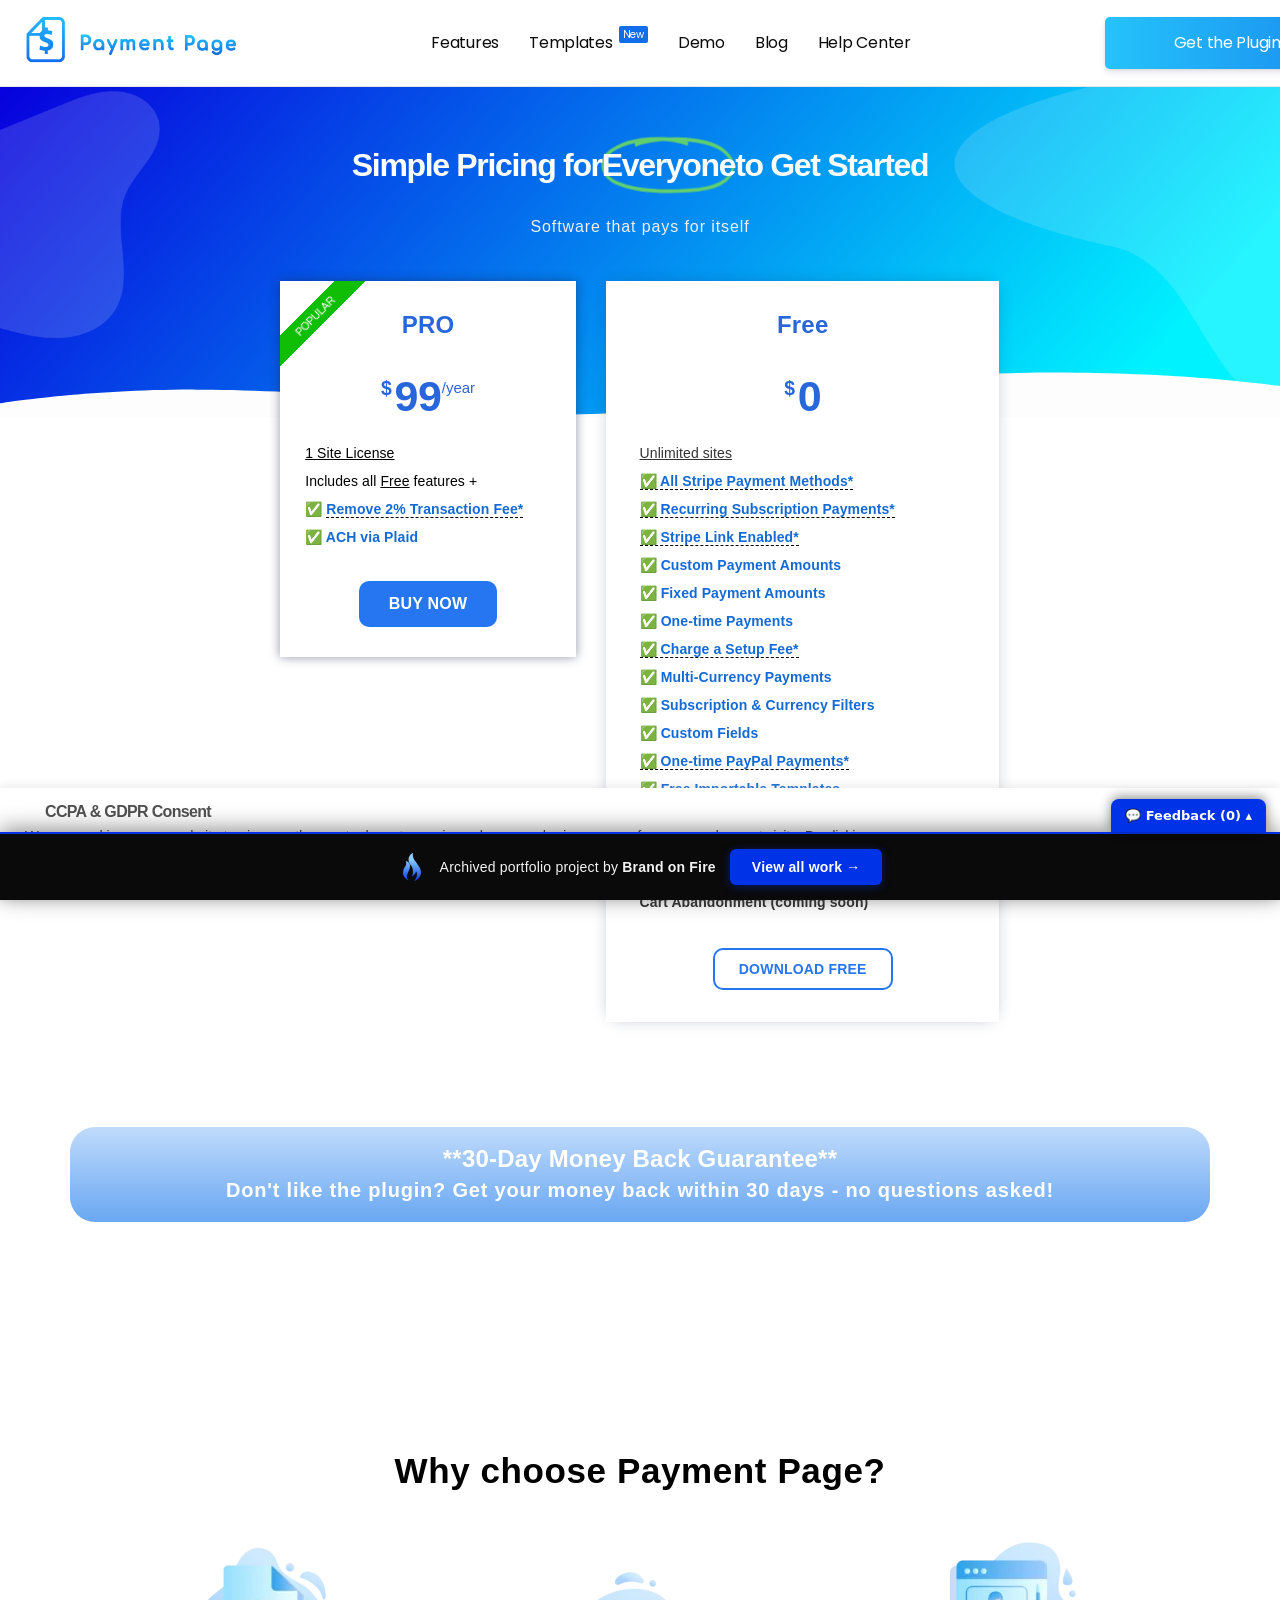
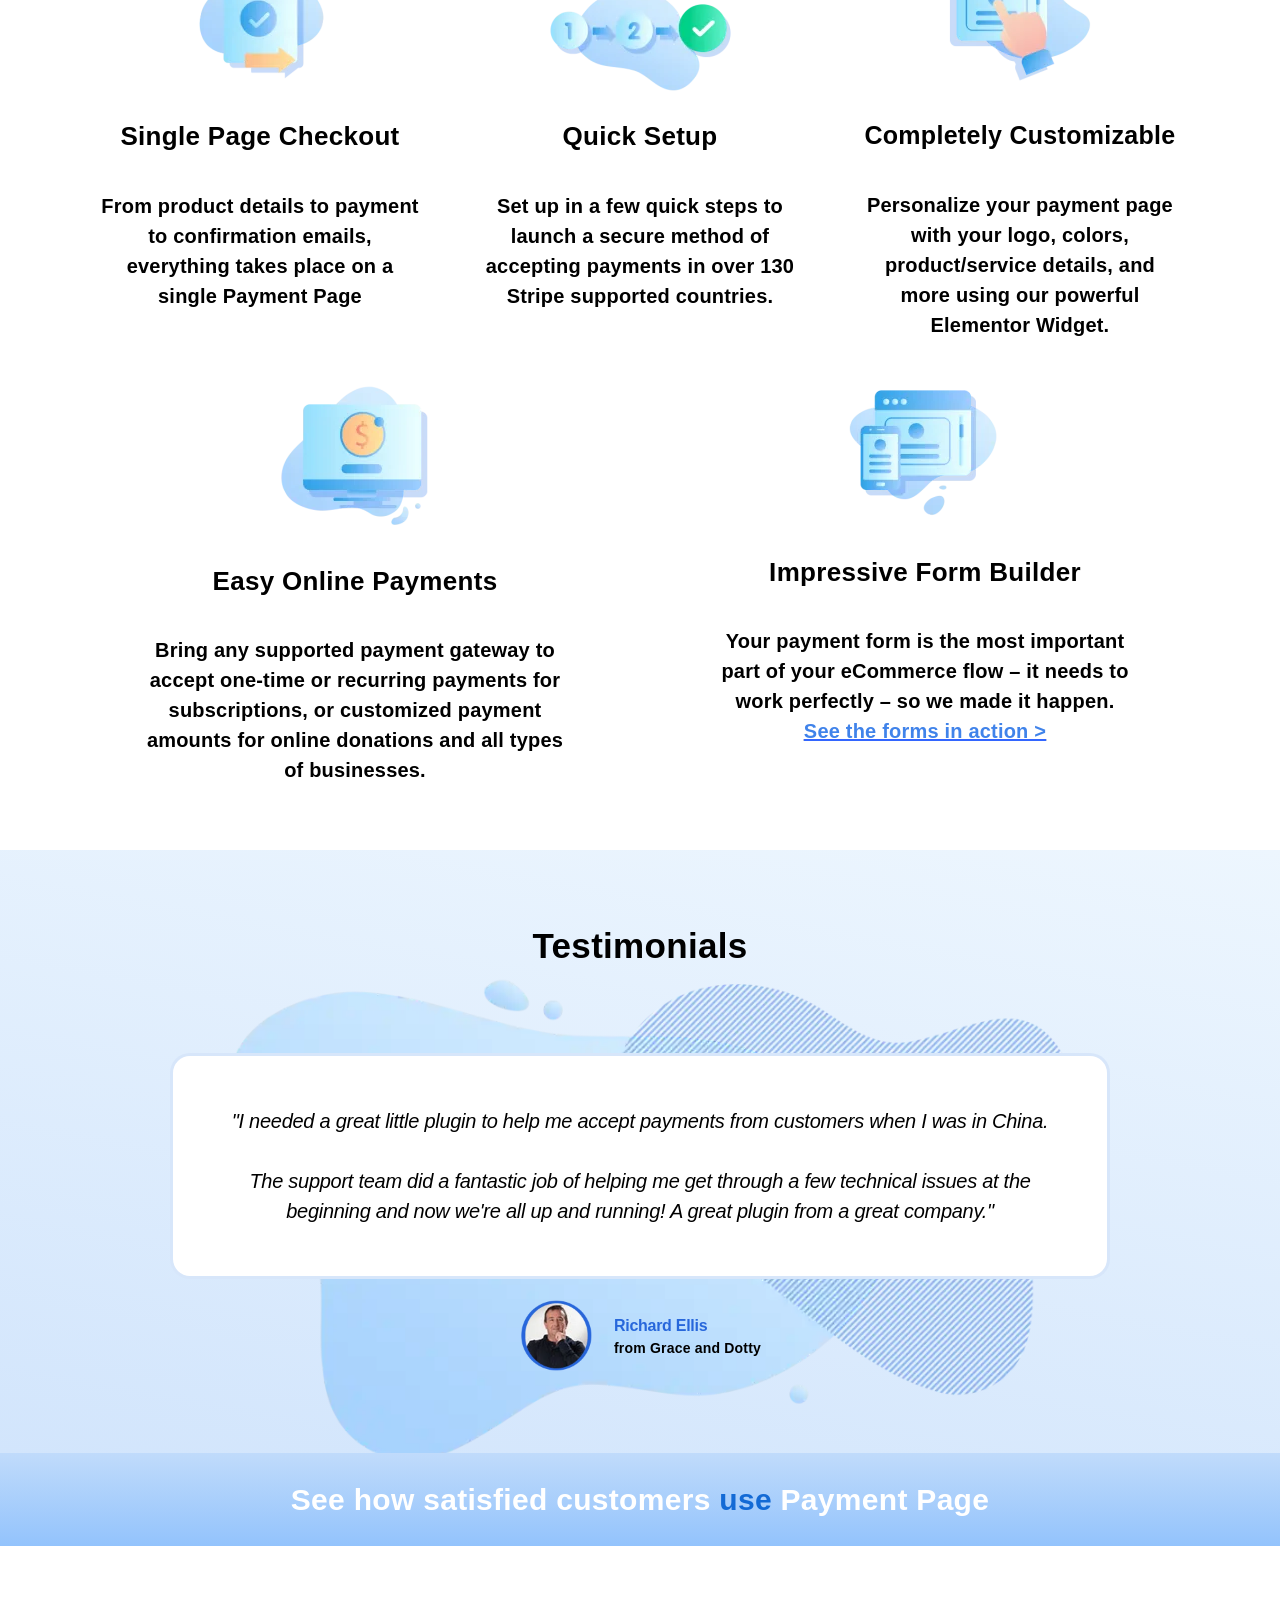
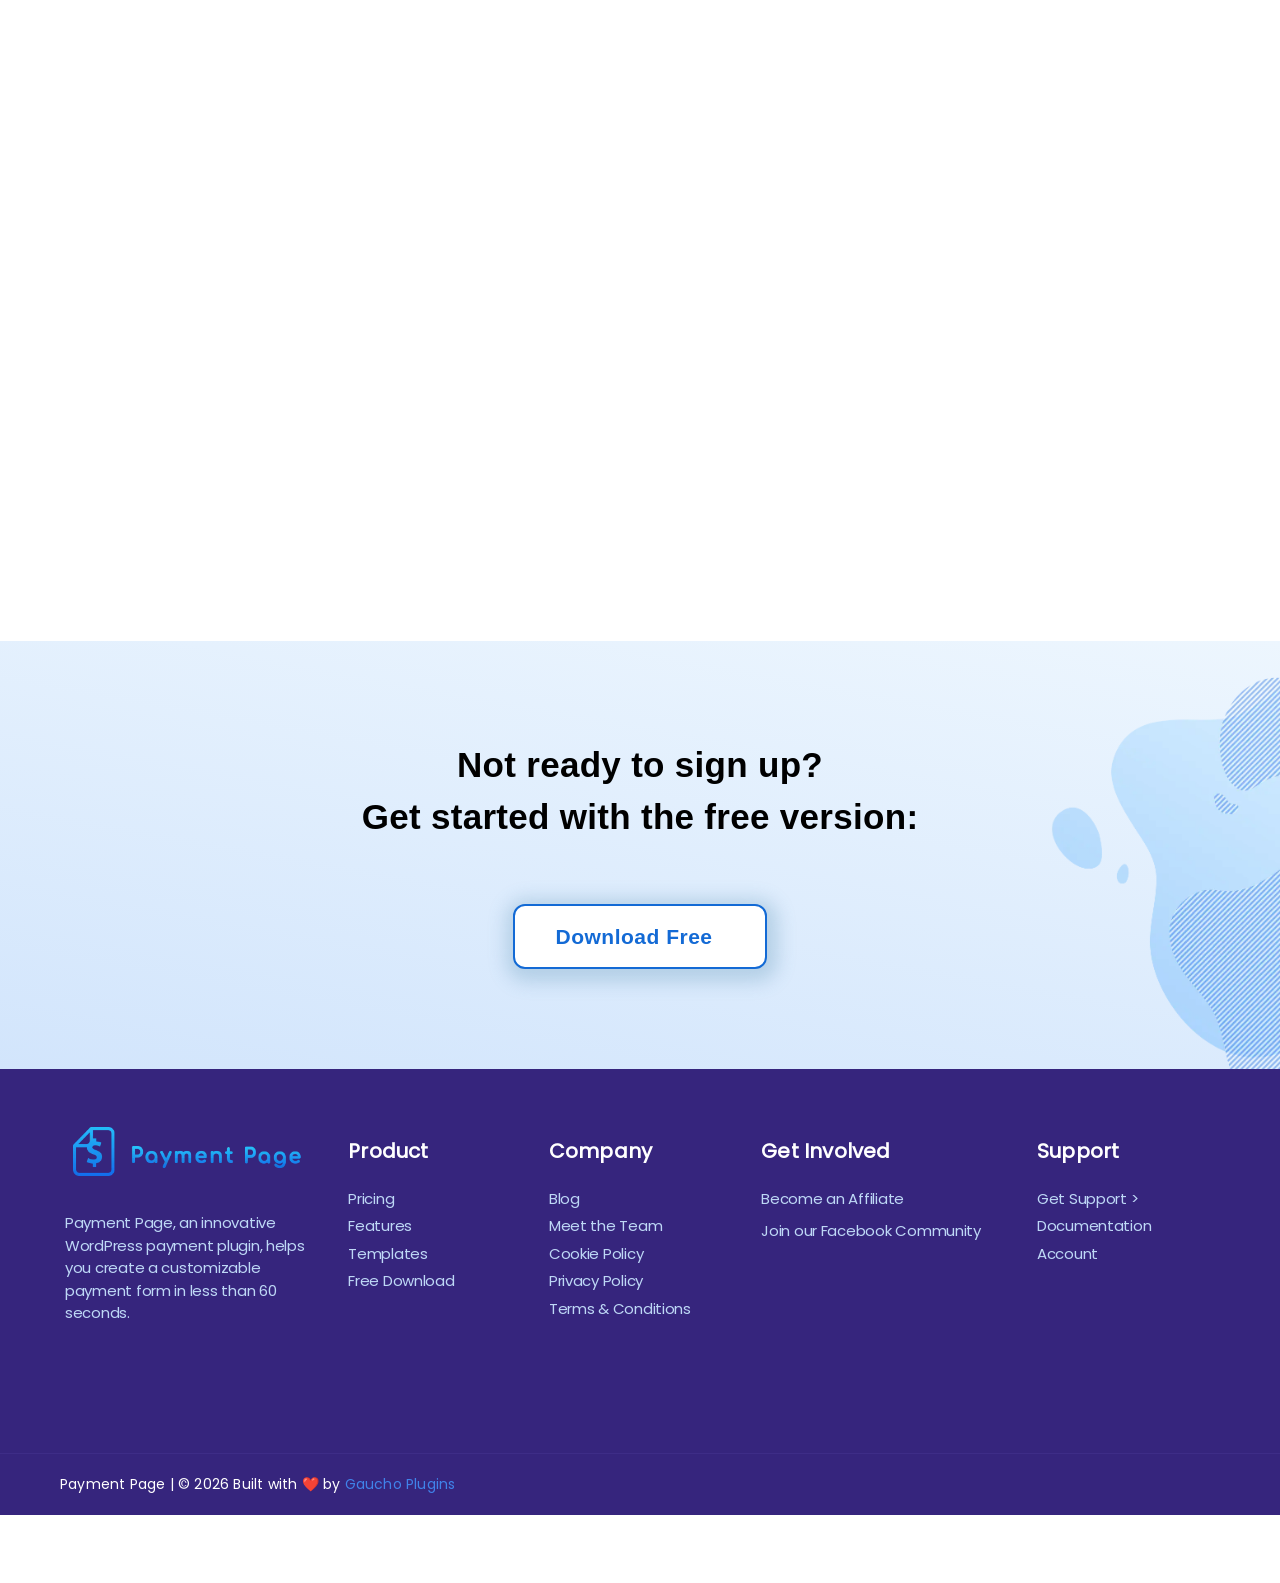
<file: pricing/index.html>
<!doctype html><html lang="en-US" prefix="og: https://ogp.me/ns#" class="" data-bofp="0"><head><meta charset="UTF-8"><meta name="viewport" content="width=device-width, initial-scale=1.0, viewport-fit=cover"><title>Pricing | Payment Page</title><meta name="description" content="From product details to payment to confirmation emails, everything takes place on a single Payment Page"><meta name="robots" content="follow, index, max-snippet:-1, max-video-preview:-1, max-image-preview:large"><link rel="canonical" href="/pricing/"><meta property="og:locale" content="en_US"><meta property="og:type" content="article"><meta property="og:title" content="Pricing | Payment Page"><meta property="og:description" content="From product details to payment to confirmation emails, everything takes place on a single Payment Page"><meta property="og:url" content="/pricing/"><meta property="og:site_name" content="Payment Page"><meta property="og:updated_time" content="2024-08-27T17:37:51-08:00"><meta property="og:image" content="/wp-content/uploads/elementor/thumbs/Icon10-qj3l367q8nrtvyd2phwtkja3sd3xs9c3my778evc7q.png"><meta property="og:image:secure_url" content="/wp-content/uploads/elementor/thumbs/Icon10-qj3l367q8nrtvyd2phwtkja3sd3xs9c3my778evc7q.png"><meta property="og:image:alt" content="Pricing"><meta name="twitter:card" content="summary_large_image"><meta name="twitter:title" content="Pricing | Payment Page"><meta name="twitter:description" content="From product details to payment to confirmation emails, everything takes place on a single Payment Page"><meta name="twitter:image" content="/wp-content/uploads/elementor/thumbs/Icon10-qj3l367q8nrtvyd2phwtkja3sd3xs9c3my778evc7q.png"><meta name="twitter:label1" content="Time to read"><meta name="twitter:data1" content="1 minute"><link rel="alternate" type="application/rss+xml" title="Payment Page » Feed" href="/feed/"><link rel="https://api.w.org/" href="/wp-json/"><link rel="alternate" title="JSON" type="application/json" href="/wp-json/wp/v2/pages/994"><meta name="generator" content="Elementor 4.1.1; features: additional_custom_breakpoints; settings: css_print_method-internal, google_font-enabled, font_display-auto"><link rel="icon" href="/wp-content/uploads/2020/05/cropped-PP_fav-1-32x32.png" sizes="32x32"><link rel="icon" href="/wp-content/uploads/2020/05/cropped-PP_fav-1-192x192.png" sizes="192x192"><link rel="apple-touch-icon" href="/wp-content/uploads/2020/05/cropped-PP_fav-1-180x180.png"><meta name="msapplication-TileImage" content="/wp-content/uploads/2020/05/cropped-PP_fav-1-270x270.png"><meta name="generator" content="WP Rocket 3.20.2" data-wpr-features="wpr_minify_js wpr_lazyload_images wpr_lazyload_iframes wpr_preconnect_external_domains wpr_automatic_lazy_rendering wpr_oci wpr_minify_css wpr_preload_links wpr_desktop"><link rel="stylesheet" href="../style.css"><style>[data-bofp="1"]{background-color:rgb(255, 255, 255)!important;color:rgb(2, 2, 2)!important}[data-bofp="2"]{background-color:rgb(255, 255, 255)!important;color:rgb(2, 2, 2)!important}[data-bofp="3"]{background-color:rgb(255, 255, 255)!important;color:rgb(2, 2, 2)!important}[data-bofp="4"]{background-color:rgba(72, 72, 72, 0)!important;color:rgb(2, 2, 2)!important}[data-bofp="5"]{background-color:rgb(255, 255, 255)!important;color:rgb(2, 2, 2)!important}[data-bofp="6"]{background-color:rgb(54, 37, 125)!important;color:rgb(19, 106, 213)!important}[data-bofp="7"]{background-color:rgb(54, 37, 125)!important;color:rgb(19, 106, 213)!important}[data-bofp="8"]{background-color:rgb(255, 255, 255)!important;color:rgb(81, 81, 81)!important}</style><meta name="robots" content="noindex, nofollow"><style id="bof-noform">form,form *,fieldset,fieldset *,input,textarea,select,label.fusion-form-label,.wpcf7,.wpcf7 *,.fusion-form,.fusion-form *,.fusion-contact-form,.fusion-contact-form *,.elementor-form,.elementor-form *,.gform_wrapper,.gform_wrapper *,[class*="contact-form"],[class*="contact-form"] *,[id*="contact-form"],[id*="contact-form"] *{pointer-events:none!important;cursor:default!important;-webkit-user-select:none!important;user-select:none!important}</style></head><body data-rsssl="1" class="wp-singular page-template page-template-elementor_header_footer page page-id-994 custom-background wp-custom-logo wp-embed-responsive wp-theme-twentytwenty mega-menu-primary mega-menu-expanded singular enable-search-modal missing-post-thumbnail has-no-pagination not-showing-comments show-avatars elementor_header_footer footer-top-visible reduced-spacing elementor-default elementor-template-full-width elementor-kit-7 elementor-page elementor-page-994 e--ua-blink e--ua-mac e--ua-webkit" data-elementor-device-mode="desktop" data-bofp="1"><a class="skip-link screen-reader-text" href="#site-content">Skip to the content</a>		<header data-elementor-type="header" data-elementor-id="1223" class="elementor elementor-1223 elementor-location-header" data-elementor-post-type="elementor_library"><section class="elementor-section elementor-top-section elementor-element elementor-element-026d8f6 elementor-section-full_width elementor-section-content-middle elementor-section-height-default elementor-section-height-default elementor-sticky elementor-sticky--effects elementor-sticky--active elementor-section--handles-inside" data-id="026d8f6" data-element_type="section" data-e-type="section" data-settings="{&quot;sticky&quot;:&quot;top&quot;,&quot;sticky_offset_mobile&quot;:0,&quot;background_background&quot;:&quot;classic&quot;,&quot;sticky_on&quot;:[&quot;desktop&quot;,&quot;tablet&quot;,&quot;mobile&quot;],&quot;sticky_offset&quot;:0,&quot;sticky_effects_offset&quot;:0,&quot;sticky_anchor_link_offset&quot;:0}" style="position: fixed; width: 1366px; margin-top: 0px; margin-bottom: 0px; top: 0px;" data-bofp="2"><div class="elementor-container elementor-column-gap-no"><div class="elementor-column elementor-col-33 elementor-top-column elementor-element elementor-element-97bc20b" data-id="97bc20b" data-element_type="column" data-e-type="column"><div class="elementor-widget-wrap elementor-element-populated"><div class="elementor-element elementor-element-d6634a5 elementor-hidden-tablet elementor-hidden-mobile elementor-widget elementor-widget-theme-site-logo elementor-widget-image" data-id="d6634a5" data-element_type="widget" data-e-type="widget" data-widget_type="theme-site-logo.default"><div class="elementor-widget-container"><a href="../index.html"><img fetchpriority="high" width="425" height="127" src="../_a/60b8e5782704.webp" class="attachment-full size-full wp-image-1227" alt="Payment Page Logo" decoding="sync">				</a></div></div><section class="elementor-section elementor-inner-section elementor-element elementor-element-ea21c67 elementor-section-content-middle elementor-hidden-desktop elementor-section-boxed elementor-section-height-default elementor-section-height-default" data-id="ea21c67" data-element_type="section" data-e-type="section"><div class="elementor-container elementor-column-gap-default"><div class="elementor-column elementor-col-50 elementor-inner-column elementor-element elementor-element-7f04a51" data-id="7f04a51" data-element_type="column" data-e-type="column"><div class="elementor-widget-wrap elementor-element-populated"><div class="elementor-element elementor-element-5f401c7 elementor-widget elementor-widget-theme-site-logo elementor-widget-image" data-id="5f401c7" data-element_type="widget" data-e-type="widget" data-widget_type="theme-site-logo.default"><div class="elementor-widget-container"><a href="../index.html"><img fetchpriority="high" width="425" height="127" src="../_a/60b8e5782704.webp" class="attachment-full size-full wp-image-1227" alt="Payment Page Logo" decoding="sync">				</a></div></div></div></div><div class="elementor-column elementor-col-50 elementor-inner-column elementor-element elementor-element-3806515" data-id="3806515" data-element_type="column" data-e-type="column"><div class="elementor-widget-wrap elementor-element-populated"><div class="elementor-element elementor-element-ff481a4 elementor-nav-menu__align-justify elementor-nav-menu--stretch elementor-nav-menu__text-align-center elementor-nav-menu--dropdown-tablet elementor-nav-menu--toggle elementor-nav-menu--burger elementor-widget elementor-widget-nav-menu" data-id="ff481a4" data-element_type="widget" data-e-type="widget" data-settings="{&quot;full_width&quot;:&quot;stretch&quot;,&quot;layout&quot;:&quot;horizontal&quot;,&quot;submenu_icon&quot;:{&quot;value&quot;:&quot;&lt;i class=\&quot;fas fa-caret-down\&quot; aria-hidden=\&quot;true\&quot;&gt;&lt;\/i&gt;&quot;,&quot;library&quot;:&quot;fa-solid&quot;},&quot;toggle&quot;:&quot;burger&quot;}" data-widget_type="nav-menu.default"><div class="elementor-widget-container"><nav aria-label="Menu" class="elementor-nav-menu--main elementor-nav-menu__container elementor-nav-menu--layout-horizontal e--pointer-none"><ul id="menu-1-ff481a4" class="elementor-nav-menu" data-smartmenus-id="17822874578870117"><li class="menu-item menu-item-type-post_type menu-item-object-page menu-item-10734"><a href="../features/index.html" class="elementor-item">Features</a></li><li class="menu-item menu-item-type-post_type menu-item-object-page menu-item-1035"><a href="../templates/index.html" class="elementor-item">Templates</a></li><li class="menu-item menu-item-type-post_type menu-item-object-page menu-item-4497"><a href="../demo/index.html" class="elementor-item">Demo</a></li><li class="menu-item menu-item-type-post_type menu-item-object-page menu-item-10738"><a href="../blog/index.html" class="elementor-item">Blog</a></li><li class="menu-item menu-item-type-post_type menu-item-object-page menu-item-has-children menu-item-5776"><a href="../support/index.html" class="elementor-item has-submenu" id="sm-17822874578870117-1" aria-haspopup="true" aria-controls="sm-17822874578870117-2" aria-expanded="false">Help Center<span class="sub-arrow"><i class="fas fa-caret-down" aria-hidden="true"></i></span></a><ul class="sub-menu elementor-nav-menu--dropdown" id="sm-17822874578870117-2" role="group" aria-hidden="true" aria-labelledby="sm-17822874578870117-1" aria-expanded="false"><li class="menu-item menu-item-type-post_type menu-item-object-page menu-item-6088"><a href="../support/index.html" class="elementor-sub-item">Pre-Sale Questions</a></li><li class="menu-item menu-item-type-custom menu-item-object-custom menu-item-6083"><a class="elementor-sub-item">Videos</a></li><li class="menu-item menu-item-type-post_type menu-item-object-page menu-item-11232"><a href="../faqs/index.html" class="elementor-sub-item">FAQs</a></li><li class="menu-item menu-item-type-custom menu-item-object-custom menu-item-6087"><a class="elementor-sub-item">Facebook Community</a></li><li class="menu-item menu-item-type-custom menu-item-object-custom menu-item-6082"><a target="_blank" class="elementor-sub-item">Documentation</a></li></ul></li><li class="menu-item menu-item-type-post_type menu-item-object-page current-menu-item page_item page-item-994 current_page_item menu-item-8117"><a href="../pricing/index.html" aria-current="page" class="elementor-item elementor-item-active">Get the Plugin</a></li></ul>			</nav><div class="elementor-menu-toggle" role="button" tabindex="0" aria-label="Menu Toggle" aria-expanded="false" style=""><i aria-hidden="true" role="presentation" class="elementor-menu-toggle__icon--open eicon-menu-bar"></i><i aria-hidden="true" role="presentation" class="elementor-menu-toggle__icon--close eicon-close"></i>		</div><nav class="elementor-nav-menu--dropdown elementor-nav-menu__container" aria-hidden="true" style="top: 0px; --menu-height: 0; width: 1366px; left: 0px;"><ul id="menu-2-ff481a4" class="elementor-nav-menu" data-smartmenus-id="17822874578900242"><li class="menu-item menu-item-type-post_type menu-item-object-page menu-item-10734"><a href="../features/index.html" class="elementor-item" tabindex="-1">Features</a></li><li class="menu-item menu-item-type-post_type menu-item-object-page menu-item-1035"><a href="../templates/index.html" class="elementor-item" tabindex="-1">Templates</a></li><li class="menu-item menu-item-type-post_type menu-item-object-page menu-item-4497"><a href="../demo/index.html" class="elementor-item" tabindex="-1">Demo</a></li><li class="menu-item menu-item-type-post_type menu-item-object-page menu-item-10738"><a href="../blog/index.html" class="elementor-item" tabindex="-1">Blog</a></li><li class="menu-item menu-item-type-post_type menu-item-object-page menu-item-has-children menu-item-5776"><a href="../support/index.html" class="elementor-item has-submenu" tabindex="-1" id="sm-17822874578900242-1" aria-haspopup="true" aria-controls="sm-17822874578900242-2" aria-expanded="false">Help Center<span class="sub-arrow"><i class="fas fa-caret-down" aria-hidden="true"></i></span></a><ul class="sub-menu elementor-nav-menu--dropdown" id="sm-17822874578900242-2" role="group" aria-hidden="true" aria-labelledby="sm-17822874578900242-1" aria-expanded="false"><li class="menu-item menu-item-type-post_type menu-item-object-page menu-item-6088"><a href="../support/index.html" class="elementor-sub-item" tabindex="-1">Pre-Sale Questions</a></li><li class="menu-item menu-item-type-custom menu-item-object-custom menu-item-6083"><a class="elementor-sub-item" tabindex="-1">Videos</a></li><li class="menu-item menu-item-type-post_type menu-item-object-page menu-item-11232"><a href="../faqs/index.html" class="elementor-sub-item" tabindex="-1">FAQs</a></li><li class="menu-item menu-item-type-custom menu-item-object-custom menu-item-6087"><a class="elementor-sub-item" tabindex="-1">Facebook Community</a></li><li class="menu-item menu-item-type-custom menu-item-object-custom menu-item-6082"><a target="_blank" class="elementor-sub-item" tabindex="-1">Documentation</a></li></ul></li><li class="menu-item menu-item-type-post_type menu-item-object-page current-menu-item page_item page-item-994 current_page_item menu-item-8117"><a href="../pricing/index.html" aria-current="page" class="elementor-item elementor-item-active" tabindex="-1">Get the Plugin</a></li></ul>			</nav></div></div></div></div></div></section></div></div><div class="elementor-column elementor-col-33 elementor-top-column elementor-element elementor-element-6b8be8e elementor-hidden-tablet elementor-hidden-mobile" data-id="6b8be8e" data-element_type="column" data-e-type="column"><div class="elementor-widget-wrap elementor-element-populated"><div class="elementor-element elementor-element-35cfc25e elementor-hidden-tablet elementor-hidden-mobile elementor-widget elementor-widget-wp-widget-maxmegamenu" data-id="35cfc25e" data-element_type="widget" data-e-type="widget" data-widget_type="wp-widget-maxmegamenu.default"><div class="elementor-widget-container"><div id="mega-menu-wrap-primary" class="mega-menu-wrap"><div class="mega-menu-toggle"><div class="mega-toggle-blocks-left"></div><div class="mega-toggle-blocks-center"></div><div class="mega-toggle-blocks-right"><div class="mega-toggle-block mega-menu-toggle-animated-block mega-toggle-block-0" id="mega-toggle-block-0"><button aria-controls="mega-menu-primary" aria-expanded="false" aria-haspopup="true" aria-label="Toggle Menu" class="mega-toggle-animated mega-toggle-animated-slider" type="button"><span class="mega-toggle-animated-box"><span class="mega-toggle-animated-inner"></span></span></button></div></div></div><ul id="mega-menu-primary" class="mega-menu max-mega-menu mega-menu-horizontal" data-event="hover_intent" data-effect="fade_up" data-effect-speed="200" data-effect-mobile="disabled" data-effect-speed-mobile="0" data-panel-inner-width="300px" data-mobile-force-width="false" data-second-click="go" data-document-click="collapse" data-vertical-behaviour="standard" data-breakpoint="768" data-unbind="true" data-mobile-state="collapse_all" data-mobile-direction="vertical" data-overlay-desktop="false" data-overlay-mobile="false"><li class="mega-menu-item mega-menu-item-type-post_type mega-menu-item-object-page mega-menu-item-10734" id="mega-menu-item-10734"><a class="mega-menu-link" href="../features/index.html">Features</a></li><li class="mega-menu-item mega-menu-item-type-post_type mega-menu-item-object-page mega-2-columns mega-sub-columns mega-menu-item-1035" style="--columns:2" id="mega-menu-item-1035"><a class="mega-menu-link" href="../templates/index.html">Templates<span class="mega-menu-badge mega-menu-badge-style-one">New</span></a></li><li class="mega-menu-item mega-menu-item-type-post_type mega-menu-item-object-page mega-menu-item-4497" id="mega-menu-item-4497"><a class="mega-menu-link" href="../demo/index.html">Demo</a></li><li class="mega-menu-item mega-menu-item-type-post_type mega-menu-item-object-page mega-menu-item-10738" id="mega-menu-item-10738"><a class="mega-menu-link" href="../blog/index.html">Blog</a></li><li class="mega-menu-item mega-menu-item-type-post_type mega-menu-item-object-page mega-menu-item-has-children mega-menu-megamenu mega-menu-grid mega-align-bottom-left mega-menu-item-5776" id="mega-menu-item-5776"><a class="mega-menu-link" href="../support/index.html" aria-expanded="false" aria-controls="mega-sub-menu-5776">Help Center<span class="mega-indicator" aria-hidden="true"></span></a><ul class="mega-sub-menu" role="presentation" id="mega-sub-menu-5776"><li class="mega-menu-row" id="mega-menu-5776-0"><ul class="mega-sub-menu" style="--columns:1" role="presentation"><li class="mega-menu-column mega-menu-columns-1-of-1" style="--columns:1; --span:1" id="mega-menu-5776-0-0"><ul class="mega-sub-menu"><li class="mega-menu-item mega-menu-item-type-post_type mega-menu-item-object-page mega-has-icon mega-icon-left mega-menu-item-6088" id="mega-menu-item-6088"><a class="fa-comments-o mega-menu-link" href="../support/index.html">Pre-Sale Questions</a></li><li class="mega-menu-item mega-menu-item-type-custom mega-menu-item-object-custom mega-has-icon mega-icon-left mega-menu-item-6082" id="mega-menu-item-6082"><a target="_blank" class="fa-book mega-menu-link">Documentation</a></li><li class="mega-menu-item mega-menu-item-type-post_type mega-menu-item-object-page mega-has-icon mega-icon-left mega-menu-item-11232" id="mega-menu-item-11232"><a class="fa-question mega-menu-link" href="../faqs/index.html">FAQs</a></li><li class="mega-menu-item mega-menu-item-type-custom mega-menu-item-object-custom mega-has-icon mega-icon-left mega-menu-item-6083" id="mega-menu-item-6083"><a class="fas fa-video mega-menu-link">Videos</a></li><li class="mega-menu-item mega-menu-item-type-custom mega-menu-item-object-custom mega-has-icon mega-icon-left mega-menu-item-6087" id="mega-menu-item-6087"><a class="fab fa-facebook mega-menu-link">Facebook Community</a></li>		</ul></li>	</ul></li></ul></li><li class="mega-menu-item mega-menu-item-type-post_type mega-menu-item-object-page mega-current-menu-item mega-page_item mega-page-item-994 mega-current_page_item mega-hide-on-desktop mega-menu-item-8117" id="mega-menu-item-8117"><a class="mega-menu-link" href="../pricing/index.html" aria-current="page">Get the Plugin</a></li></ul></div>				</div></div></div></div><div class="elementor-column elementor-col-33 elementor-top-column elementor-element elementor-element-4d846db elementor-hidden-tablet elementor-hidden-mobile" data-id="4d846db" data-element_type="column" data-e-type="column"><div class="elementor-widget-wrap elementor-element-populated"><div class="elementor-element elementor-element-5d80e2f2 elementor-align-right elementor-widget elementor-widget-button" data-id="5d80e2f2" data-element_type="widget" data-e-type="widget" data-widget_type="button.default"><div class="elementor-widget-container"><div class="elementor-button-wrapper"><a class="elementor-button elementor-button-link elementor-size-md" href="../pricing/index.html"><span class="elementor-button-content-wrapper"><span class="elementor-button-icon"><i aria-hidden="true" class="fas fa-chevron-right"></i>			</span><span class="elementor-button-text">Get the Plugin </span></span></a></div></div></div></div></div></div></section><section class="elementor-section elementor-top-section elementor-element elementor-element-026d8f6 elementor-section-full_width elementor-section-content-middle elementor-section-height-default elementor-section-height-default elementor-sticky elementor-sticky--effects elementor-sticky__spacer" data-id="026d8f6" data-element_type="section" data-e-type="section" data-settings="{&quot;sticky&quot;:&quot;top&quot;,&quot;sticky_offset_mobile&quot;:0,&quot;background_background&quot;:&quot;classic&quot;,&quot;sticky_on&quot;:[&quot;desktop&quot;,&quot;tablet&quot;,&quot;mobile&quot;],&quot;sticky_offset&quot;:0,&quot;sticky_effects_offset&quot;:0,&quot;sticky_anchor_link_offset&quot;:0}" style="visibility: hidden; transition: none; animation: auto ease 0s 1 normal none running none;" data-bofp="3"><div class="elementor-container elementor-column-gap-no"><div class="elementor-column elementor-col-33 elementor-top-column elementor-element elementor-element-97bc20b" data-id="97bc20b" data-element_type="column" data-e-type="column"><div class="elementor-widget-wrap elementor-element-populated"><div class="elementor-element elementor-element-d6634a5 elementor-hidden-tablet elementor-hidden-mobile elementor-widget elementor-widget-theme-site-logo elementor-widget-image" data-id="d6634a5" data-element_type="widget" data-e-type="widget" data-widget_type="theme-site-logo.default"><div class="elementor-widget-container"><a href="../index.html"><img fetchpriority="high" width="425" height="127" src="../_a/60b8e5782704.webp" class="attachment-full size-full wp-image-1227" alt="Payment Page Logo" decoding="sync">				</a></div></div><section class="elementor-section elementor-inner-section elementor-element elementor-element-ea21c67 elementor-section-content-middle elementor-hidden-desktop elementor-section-boxed elementor-section-height-default elementor-section-height-default" data-id="ea21c67" data-element_type="section" data-e-type="section"><div class="elementor-container elementor-column-gap-default"><div class="elementor-column elementor-col-50 elementor-inner-column elementor-element elementor-element-7f04a51" data-id="7f04a51" data-element_type="column" data-e-type="column"><div class="elementor-widget-wrap elementor-element-populated"><div class="elementor-element elementor-element-5f401c7 elementor-widget elementor-widget-theme-site-logo elementor-widget-image" data-id="5f401c7" data-element_type="widget" data-e-type="widget" data-widget_type="theme-site-logo.default"><div class="elementor-widget-container"><a href="../index.html"><img fetchpriority="high" width="425" height="127" src="../_a/60b8e5782704.webp" class="attachment-full size-full wp-image-1227" alt="Payment Page Logo" decoding="sync">				</a></div></div></div></div><div class="elementor-column elementor-col-50 elementor-inner-column elementor-element elementor-element-3806515" data-id="3806515" data-element_type="column" data-e-type="column"><div class="elementor-widget-wrap elementor-element-populated"><div class="elementor-element elementor-element-ff481a4 elementor-nav-menu__align-justify elementor-nav-menu--stretch elementor-nav-menu__text-align-center elementor-nav-menu--dropdown-tablet elementor-nav-menu--toggle elementor-nav-menu--burger elementor-widget elementor-widget-nav-menu" data-id="ff481a4" data-element_type="widget" data-e-type="widget" data-settings="{&quot;full_width&quot;:&quot;stretch&quot;,&quot;layout&quot;:&quot;horizontal&quot;,&quot;submenu_icon&quot;:{&quot;value&quot;:&quot;&lt;i class=\&quot;fas fa-caret-down\&quot; aria-hidden=\&quot;true\&quot;&gt;&lt;\/i&gt;&quot;,&quot;library&quot;:&quot;fa-solid&quot;},&quot;toggle&quot;:&quot;burger&quot;}" data-widget_type="nav-menu.default"><div class="elementor-widget-container"><nav aria-label="Menu" class="elementor-nav-menu--main elementor-nav-menu__container elementor-nav-menu--layout-horizontal e--pointer-none"><ul id="menu-1-ff481a4" class="elementor-nav-menu" data-smartmenus-id="17822874578870117"><li class="menu-item menu-item-type-post_type menu-item-object-page menu-item-10734"><a href="../features/index.html" class="elementor-item">Features</a></li><li class="menu-item menu-item-type-post_type menu-item-object-page menu-item-1035"><a href="../templates/index.html" class="elementor-item">Templates</a></li><li class="menu-item menu-item-type-post_type menu-item-object-page menu-item-4497"><a href="../demo/index.html" class="elementor-item">Demo</a></li><li class="menu-item menu-item-type-post_type menu-item-object-page menu-item-10738"><a href="../blog/index.html" class="elementor-item">Blog</a></li><li class="menu-item menu-item-type-post_type menu-item-object-page menu-item-has-children menu-item-5776"><a href="../support/index.html" class="elementor-item has-submenu" id="sm-17822874578870117-1" aria-haspopup="true" aria-controls="sm-17822874578870117-2" aria-expanded="false">Help Center<span class="sub-arrow"><i class="fas fa-caret-down" aria-hidden="true"></i></span></a><ul class="sub-menu elementor-nav-menu--dropdown" id="sm-17822874578870117-2" role="group" aria-hidden="true" aria-labelledby="sm-17822874578870117-1" aria-expanded="false"><li class="menu-item menu-item-type-post_type menu-item-object-page menu-item-6088"><a href="../support/index.html" class="elementor-sub-item">Pre-Sale Questions</a></li><li class="menu-item menu-item-type-custom menu-item-object-custom menu-item-6083"><a class="elementor-sub-item">Videos</a></li><li class="menu-item menu-item-type-post_type menu-item-object-page menu-item-11232"><a href="../faqs/index.html" class="elementor-sub-item">FAQs</a></li><li class="menu-item menu-item-type-custom menu-item-object-custom menu-item-6087"><a class="elementor-sub-item">Facebook Community</a></li><li class="menu-item menu-item-type-custom menu-item-object-custom menu-item-6082"><a target="_blank" class="elementor-sub-item">Documentation</a></li></ul></li><li class="menu-item menu-item-type-post_type menu-item-object-page current-menu-item page_item page-item-994 current_page_item menu-item-8117"><a href="../pricing/index.html" aria-current="page" class="elementor-item elementor-item-active">Get the Plugin</a></li></ul>			</nav><div class="elementor-menu-toggle" role="button" tabindex="0" aria-label="Menu Toggle" aria-expanded="false" style=""><i aria-hidden="true" role="presentation" class="elementor-menu-toggle__icon--open eicon-menu-bar"></i><i aria-hidden="true" role="presentation" class="elementor-menu-toggle__icon--close eicon-close"></i>		</div><nav class="elementor-nav-menu--dropdown elementor-nav-menu__container" aria-hidden="true" style="width: 1366px; left: 0px; top: 0px; --menu-height: 0;"><ul id="menu-2-ff481a4" class="elementor-nav-menu" data-smartmenus-id="17822874578900242"><li class="menu-item menu-item-type-post_type menu-item-object-page menu-item-10734"><a href="../features/index.html" class="elementor-item" tabindex="-1">Features</a></li><li class="menu-item menu-item-type-post_type menu-item-object-page menu-item-1035"><a href="../templates/index.html" class="elementor-item" tabindex="-1">Templates</a></li><li class="menu-item menu-item-type-post_type menu-item-object-page menu-item-4497"><a href="../demo/index.html" class="elementor-item" tabindex="-1">Demo</a></li><li class="menu-item menu-item-type-post_type menu-item-object-page menu-item-10738"><a href="../blog/index.html" class="elementor-item" tabindex="-1">Blog</a></li><li class="menu-item menu-item-type-post_type menu-item-object-page menu-item-has-children menu-item-5776"><a href="../support/index.html" class="elementor-item has-submenu" tabindex="-1" id="sm-17822874578900242-1" aria-haspopup="true" aria-controls="sm-17822874578900242-2" aria-expanded="false">Help Center<span class="sub-arrow"><i class="fas fa-caret-down" aria-hidden="true"></i></span></a><ul class="sub-menu elementor-nav-menu--dropdown" id="sm-17822874578900242-2" role="group" aria-hidden="true" aria-labelledby="sm-17822874578900242-1" aria-expanded="false"><li class="menu-item menu-item-type-post_type menu-item-object-page menu-item-6088"><a href="../support/index.html" class="elementor-sub-item" tabindex="-1">Pre-Sale Questions</a></li><li class="menu-item menu-item-type-custom menu-item-object-custom menu-item-6083"><a class="elementor-sub-item" tabindex="-1">Videos</a></li><li class="menu-item menu-item-type-post_type menu-item-object-page menu-item-11232"><a href="../faqs/index.html" class="elementor-sub-item" tabindex="-1">FAQs</a></li><li class="menu-item menu-item-type-custom menu-item-object-custom menu-item-6087"><a class="elementor-sub-item" tabindex="-1">Facebook Community</a></li><li class="menu-item menu-item-type-custom menu-item-object-custom menu-item-6082"><a target="_blank" class="elementor-sub-item" tabindex="-1">Documentation</a></li></ul></li><li class="menu-item menu-item-type-post_type menu-item-object-page current-menu-item page_item page-item-994 current_page_item menu-item-8117"><a href="../pricing/index.html" aria-current="page" class="elementor-item elementor-item-active" tabindex="-1">Get the Plugin</a></li></ul>			</nav></div></div></div></div></div></section></div></div><div class="elementor-column elementor-col-33 elementor-top-column elementor-element elementor-element-6b8be8e elementor-hidden-tablet elementor-hidden-mobile" data-id="6b8be8e" data-element_type="column" data-e-type="column"><div class="elementor-widget-wrap elementor-element-populated"><div class="elementor-element elementor-element-35cfc25e elementor-hidden-tablet elementor-hidden-mobile elementor-widget elementor-widget-wp-widget-maxmegamenu" data-id="35cfc25e" data-element_type="widget" data-e-type="widget" data-widget_type="wp-widget-maxmegamenu.default"><div class="elementor-widget-container"><div id="mega-menu-wrap-primary" class="mega-menu-wrap"><div class="mega-menu-toggle"><div class="mega-toggle-blocks-left"></div><div class="mega-toggle-blocks-center"></div><div class="mega-toggle-blocks-right"><div class="mega-toggle-block mega-menu-toggle-animated-block mega-toggle-block-0" id="mega-toggle-block-0"><button aria-controls="mega-menu-primary" aria-expanded="false" aria-haspopup="true" aria-label="Toggle Menu" class="mega-toggle-animated mega-toggle-animated-slider" type="button"><span class="mega-toggle-animated-box"><span class="mega-toggle-animated-inner"></span></span></button></div></div></div><ul id="mega-menu-primary" class="mega-menu max-mega-menu mega-menu-horizontal" data-event="hover_intent" data-effect="fade_up" data-effect-speed="200" data-effect-mobile="disabled" data-effect-speed-mobile="0" data-panel-inner-width="300px" data-mobile-force-width="false" data-second-click="go" data-document-click="collapse" data-vertical-behaviour="standard" data-breakpoint="768" data-unbind="true" data-mobile-state="collapse_all" data-mobile-direction="vertical" data-overlay-desktop="false" data-overlay-mobile="false"><li class="mega-menu-item mega-menu-item-type-post_type mega-menu-item-object-page mega-menu-item-10734" id="mega-menu-item-10734"><a class="mega-menu-link" href="../features/index.html">Features</a></li><li class="mega-menu-item mega-menu-item-type-post_type mega-menu-item-object-page mega-2-columns mega-sub-columns mega-menu-item-1035" style="--columns:2" id="mega-menu-item-1035"><a class="mega-menu-link" href="../templates/index.html">Templates<span class="mega-menu-badge mega-menu-badge-style-one">New</span></a></li><li class="mega-menu-item mega-menu-item-type-post_type mega-menu-item-object-page mega-menu-item-4497" id="mega-menu-item-4497"><a class="mega-menu-link" href="../demo/index.html">Demo</a></li><li class="mega-menu-item mega-menu-item-type-post_type mega-menu-item-object-page mega-menu-item-10738" id="mega-menu-item-10738"><a class="mega-menu-link" href="../blog/index.html">Blog</a></li><li class="mega-menu-item mega-menu-item-type-post_type mega-menu-item-object-page mega-menu-item-has-children mega-menu-megamenu mega-menu-grid mega-align-bottom-left mega-menu-item-5776" id="mega-menu-item-5776"><a class="mega-menu-link" href="../support/index.html" aria-expanded="false" aria-controls="mega-sub-menu-5776">Help Center<span class="mega-indicator" aria-hidden="true"></span></a><ul class="mega-sub-menu" role="presentation" id="mega-sub-menu-5776"><li class="mega-menu-row" id="mega-menu-5776-0"><ul class="mega-sub-menu" style="--columns:1" role="presentation"><li class="mega-menu-column mega-menu-columns-1-of-1" style="--columns:1; --span:1" id="mega-menu-5776-0-0"><ul class="mega-sub-menu"><li class="mega-menu-item mega-menu-item-type-post_type mega-menu-item-object-page mega-has-icon mega-icon-left mega-menu-item-6088" id="mega-menu-item-6088"><a class="fa-comments-o mega-menu-link" href="../support/index.html">Pre-Sale Questions</a></li><li class="mega-menu-item mega-menu-item-type-custom mega-menu-item-object-custom mega-has-icon mega-icon-left mega-menu-item-6082" id="mega-menu-item-6082"><a target="_blank" class="fa-book mega-menu-link">Documentation</a></li><li class="mega-menu-item mega-menu-item-type-post_type mega-menu-item-object-page mega-has-icon mega-icon-left mega-menu-item-11232" id="mega-menu-item-11232"><a class="fa-question mega-menu-link" href="../faqs/index.html">FAQs</a></li><li class="mega-menu-item mega-menu-item-type-custom mega-menu-item-object-custom mega-has-icon mega-icon-left mega-menu-item-6083" id="mega-menu-item-6083"><a class="fas fa-video mega-menu-link">Videos</a></li><li class="mega-menu-item mega-menu-item-type-custom mega-menu-item-object-custom mega-has-icon mega-icon-left mega-menu-item-6087" id="mega-menu-item-6087"><a class="fab fa-facebook mega-menu-link">Facebook Community</a></li>		</ul></li>	</ul></li></ul></li><li class="mega-menu-item mega-menu-item-type-post_type mega-menu-item-object-page mega-current-menu-item mega-page_item mega-page-item-994 mega-current_page_item mega-hide-on-desktop mega-menu-item-8117" id="mega-menu-item-8117"><a class="mega-menu-link" href="../pricing/index.html" aria-current="page">Get the Plugin</a></li></ul></div>				</div></div></div></div><div class="elementor-column elementor-col-33 elementor-top-column elementor-element elementor-element-4d846db elementor-hidden-tablet elementor-hidden-mobile" data-id="4d846db" data-element_type="column" data-e-type="column"><div class="elementor-widget-wrap elementor-element-populated"><div class="elementor-element elementor-element-5d80e2f2 elementor-align-right elementor-widget elementor-widget-button" data-id="5d80e2f2" data-element_type="widget" data-e-type="widget" data-widget_type="button.default"><div class="elementor-widget-container"><div class="elementor-button-wrapper"><a class="elementor-button elementor-button-link elementor-size-md" href="../pricing/index.html"><span class="elementor-button-content-wrapper"><span class="elementor-button-icon"><i aria-hidden="true" class="fas fa-chevron-right"></i>			</span><span class="elementor-button-text">Get the Plugin </span></span></a></div></div></div></div></div></div></section></header><div data-elementor-type="wp-page" data-elementor-id="994" class="elementor elementor-994" data-elementor-post-type="page"><section class="elementor-section elementor-top-section elementor-element elementor-element-252538c0 elementor-section-boxed elementor-section-height-default elementor-section-height-default" data-id="252538c0" data-element_type="section" data-e-type="section" data-settings="{&quot;background_background&quot;:&quot;gradient&quot;,&quot;shape_divider_bottom&quot;:&quot;waves&quot;}"><div class="elementor-background-overlay"></div><div class="elementor-shape elementor-shape-bottom" aria-hidden="true" data-negative="false"><svg xmlns="http://www.w3.org/2000/svg" viewBox="0 0 1000 100" preserveAspectRatio="none"><path class="elementor-shape-fill" d="M421.9,6.5c22.6-2.5,51.5,0.4,75.5,5.3c23.6,4.9,70.9,23.5,100.5,35.7c75.8,32.2,133.7,44.5,192.6,49.7
	c23.6,2.1,48.7,3.5,103.4-2.5c54.7-6,106.2-25.6,106.2-25.6V0H0v30.3c0,0,72,32.6,158.4,30.5c39.2-0.7,92.8-6.7,134-22.4
	c21.2-8.1,52.2-18.2,79.7-24.2C399.3,7.9,411.6,7.5,421.9,6.5z"></path></svg>		</div><div class="elementor-container elementor-column-gap-default"><div class="elementor-column elementor-col-100 elementor-top-column elementor-element elementor-element-7bf039" data-id="7bf039" data-element_type="column" data-e-type="column"><div class="elementor-widget-wrap elementor-element-populated"><div class="elementor-element elementor-element-c7e5c42 elementor-headline--style-highlight elementor-widget elementor-widget-animated-headline" data-id="c7e5c42" data-element_type="widget" data-e-type="widget" data-settings="{&quot;highlighted_text&quot;:&quot;Everyone&quot;,&quot;headline_style&quot;:&quot;highlight&quot;,&quot;marker&quot;:&quot;circle&quot;,&quot;loop&quot;:&quot;yes&quot;,&quot;highlight_animation_duration&quot;:1200,&quot;highlight_iteration_delay&quot;:8000}" data-widget_type="animated-headline.default"><div class="elementor-widget-container"><h1 class="elementor-headline e-animated"><span class="elementor-headline-plain-text elementor-headline-text-wrapper">Simple Pricing for</span><span class="elementor-headline-dynamic-wrapper elementor-headline-text-wrapper"><span class="elementor-headline-dynamic-text elementor-headline-text-active">Everyone</span><svg xmlns="http://www.w3.org/2000/svg" viewBox="0 0 500 150" preserveAspectRatio="none" aria-hidden="true"><path d="M325,18C228.7-8.3,118.5,8.3,78,21C22.4,38.4,4.6,54.6,5.6,77.6c1.4,32.4,52.2,54,142.6,63.7 c66.2,7.1,212.2,7.5,273.5-8.3c64.4-16.6,104.3-57.6,33.8-98.2C386.7-4.9,179.4-1.4,126.3,20.7"></path></svg></span><span class="elementor-headline-plain-text elementor-headline-text-wrapper">to Get Started</span></h1></div></div><div class="elementor-element elementor-element-e916c90 elementor-widget elementor-widget-heading" data-id="e916c90" data-element_type="widget" data-e-type="widget" data-widget_type="heading.default"><div class="elementor-widget-container"><h2 class="elementor-heading-title elementor-size-default">Software that pays for itself</h2>				</div></div></div></div></div></section><section class="elementor-section elementor-inner-section elementor-element elementor-element-255e8501 elementor-reverse-tablet elementor-reverse-mobile elementor-section-boxed elementor-section-height-default elementor-section-height-default" data-id="255e8501" data-element_type="section" data-e-type="section"><div class="elementor-container elementor-column-gap-extended"><div class="elementor-column elementor-col-50 elementor-inner-column elementor-element elementor-element-788042dc" data-id="788042dc" data-element_type="column" data-e-type="column" data-settings="{&quot;background_background&quot;:&quot;classic&quot;}"><div class="elementor-widget-wrap elementor-element-populated"><div class="elementor-element elementor-element-6a5ca7b4 elementor-widget elementor-widget-price-table" data-id="6a5ca7b4" data-element_type="widget" data-e-type="widget" data-widget_type="price-table.default"><div class="elementor-widget-container"><div class="elementor-price-table"><div class="elementor-price-table__header"><h3 class="elementor-price-table__heading">
						PRO						</h3></div><div class="elementor-price-table__price"><span class="elementor-price-table__currency">$</span>									<span class="elementor-price-table__integer-part">
						99					</span><div class="elementor-price-table__after-price"><span class="elementor-price-table__fractional-part"></span><span class="elementor-price-table__period elementor-typo-excluded">/year</span>											</div></div><ul class="elementor-price-table__features-list"><li class="elementor-repeater-item-1a1f0fe"><div class="elementor-price-table__feature-inner"><span><span style="font-size:14px"><u>1 Site License</u></span>									</span></div></li><li class="elementor-repeater-item-00f236c"><div class="elementor-price-table__feature-inner"><span><span style="font-size:14px">Includes all <u>Free</u> features +</span>									</span></div></li><li class="elementor-repeater-item-077c75c"><div class="elementor-price-table__feature-inner"><span><span style="font-weight: 700;letter-spacing: 0.1px">✅ </span><span style="color:#136ad5" class="tooltip" data-text="If you're earning more than $4,950 in revenue through the payment form, it's worth the upgrade."><strong>Remove 2% Transaction Fee*</strong></span>									</span></div></li><li class="elementor-repeater-item-f385953"><div class="elementor-price-table__feature-inner"><span><span style="font-weight: 700;letter-spacing: 0.1px">✅ </span><span style="color:#136ad5"><strong>ACH via Plaid</strong></span>									</span></div></li></ul><div class="elementor-price-table__footer"><a class="elementor-price-table__button elementor-button elementor-size-md" href="#" id="purchase_personal">
							BUY NOW						</a></div></div><div class="elementor-ribbon elementor-ribbon-left"><div class="elementor-ribbon-inner">
					POPULAR				</div></div></div></div></div></div><div class="elementor-column elementor-col-50 elementor-inner-column elementor-element elementor-element-6992da65" data-id="6992da65" data-element_type="column" data-e-type="column"><div class="elementor-widget-wrap elementor-element-populated"><div class="elementor-element elementor-element-3f727f34 elementor-widget elementor-widget-price-table" data-id="3f727f34" data-element_type="widget" data-e-type="widget" data-widget_type="price-table.default"><div class="elementor-widget-container"><div class="elementor-price-table"><div class="elementor-price-table__header"><h3 class="elementor-price-table__heading">
						Free						</h3></div><div class="elementor-price-table__price"><span class="elementor-price-table__currency">$</span>									<span class="elementor-price-table__integer-part">
						0					</span></div><ul class="elementor-price-table__features-list"><li class="elementor-repeater-item-1a1f0fe"><div class="elementor-price-table__feature-inner"><span><u>Unlimited sites</u>									</span></div></li><li class="elementor-repeater-item-eed2692"><div class="elementor-price-table__feature-inner"><span><span data-text="Includes Cards, Google Pay, Apple Pay, Microsoft Pay, SEPA Direct Debit, Alipay, and WeChat Pay." style="color:#136ad5" class="tooltip"><strong>✅ All Stripe Payment Methods*</strong></span>									</span></div></li><li class="elementor-repeater-item-04a8441"><div class="elementor-price-table__feature-inner"><span><span data-text="Set payment frequency to daily, weekly, monthly, every 3 months, every 6 months, or yearly." style="color:#136ad5" class="tooltip"><strong>✅ Recurring Subscription Payments*</strong></span>									</span></div></li><li class="elementor-repeater-item-3f1bac4"><div class="elementor-price-table__feature-inner"><span><span data-text="Faster checkout for customers. See link.com for details." style="color:#136ad5" class="tooltip"><strong>✅ Stripe Link Enabled*</strong></span>									</span></div></li><li class="elementor-repeater-item-1d97b46"><div class="elementor-price-table__feature-inner"><span><span style="font-weight: 700;letter-spacing: 0.1px">✅ </span><span style="color:#136ad5"><strong>Custom Payment Amounts</strong></span>									</span></div></li><li class="elementor-repeater-item-0a58bf3"><div class="elementor-price-table__feature-inner"><span><span style="font-weight: 700;letter-spacing: 0.1px">✅ </span><span style="color:#136ad5"><strong>Fixed Payment Amounts</strong></span>									</span></div></li><li class="elementor-repeater-item-28a766e"><div class="elementor-price-table__feature-inner"><span><span style="font-weight: 700;letter-spacing: 0.1px">✅ </span><span style="color:#136ad5"><strong>One-time Payments</strong></span>									</span></div></li><li class="elementor-repeater-item-1ed15d1"><div class="elementor-price-table__feature-inner"><span><span style="font-weight: 700;letter-spacing: 0.1px"></span><span style="color:#136ad5" class="tooltip" data-text="Allows setting the first payment in a recurring subscription to anything except 0."><strong>✅ Charge a Setup Fee*</strong></span>									</span></div></li><li class="elementor-repeater-item-a996131"><div class="elementor-price-table__feature-inner"><span><span style="font-weight: 700;letter-spacing: 0.1px">✅ </span><span style="color:#136ad5"><strong>Multi-Currency Payments</strong></span>									</span></div></li><li class="elementor-repeater-item-949be71"><div class="elementor-price-table__feature-inner"><span><span style="font-weight: 700;letter-spacing: 0.1px">✅ </span><span style="color:#136ad5"><strong>Subscription &amp; Currency Filters</strong></span>									</span></div></li><li class="elementor-repeater-item-c335149"><div class="elementor-price-table__feature-inner"><span><span style="font-weight: 700;letter-spacing: 0.1px">✅ </span><span style="color:#136ad5"><strong>Custom Fields</strong></span>									</span></div></li><li class="elementor-repeater-item-8b0ef19"><div class="elementor-price-table__feature-inner"><span><span data-text="PayPal payment methods automatically surface based on customer location." style="color:#136ad5" class="tooltip"><strong>✅ One-time PayPal Payments*</strong></span>									</span></div></li><li class="elementor-repeater-item-00cb095"><div class="elementor-price-table__feature-inner"><span><span style="font-weight: 700;letter-spacing: 0.1px">✅ </span><span style="color:#136ad5"><strong>Free Importable Templates</strong></span>									</span></div></li><li class="elementor-repeater-item-393c48f"><div class="elementor-price-table__feature-inner"><span><span style="font-weight: 700;letter-spacing: 0.1px">✅ Prefill Form Fields <span style="font-size:11px">(query strings)</span></span>									</span></div></li><li class="elementor-repeater-item-53b2bd2"><div class="elementor-price-table__feature-inner"><span><span style="font-weight: 700;letter-spacing: 0.1px">✅ </span><span style="color:#136ad5"><strong>Automate with HTTP Requests</strong></span>									</span></div></li><li class="elementor-repeater-item-1397eaf"><div class="elementor-price-table__feature-inner"><span><span style="font-size:14px"><b>Integrations, eg Zapier (coming soon)</b></span>									</span></div></li><li class="elementor-repeater-item-1aba10b"><div class="elementor-price-table__feature-inner"><span><span style="font-size:14px"><b>Cart Abandonment (coming soon)</b></span>									</span></div></li></ul><div class="elementor-price-table__footer"><a class="elementor-price-table__button elementor-button elementor-size-sm" target="_blank" id="download_free&quot;" rel="noopener">
							DOWNLOAD FREE						</a></div></div></div></div></div></div></div></section><section class="elementor-section elementor-top-section elementor-element elementor-element-b2d736d elementor-section-full_width elementor-section-height-default elementor-section-height-default" data-id="b2d736d" data-element_type="section" data-e-type="section" data-settings="{&quot;animation&quot;:&quot;none&quot;}"><div class="elementor-container elementor-column-gap-default"><div class="elementor-column elementor-col-100 elementor-top-column elementor-element elementor-element-1ccbaaf" data-id="1ccbaaf" data-element_type="column" data-e-type="column" data-settings="{&quot;background_background&quot;:&quot;classic&quot;}"><div class="elementor-widget-wrap elementor-element-populated" data-bofp="4"><section class="elementor-section elementor-inner-section elementor-element elementor-element-384de2c elementor-section-boxed elementor-section-height-default elementor-section-height-default" data-id="384de2c" data-element_type="section" data-e-type="section"><div class="elementor-container elementor-column-gap-default"><div class="elementor-column elementor-col-100 elementor-inner-column elementor-element elementor-element-9e7cefb" data-id="9e7cefb" data-element_type="column" data-e-type="column" data-settings="{&quot;background_background&quot;:&quot;gradient&quot;}"><div class="elementor-widget-wrap elementor-element-populated"><div class="elementor-element elementor-element-3e480f2 elementor-widget elementor-widget-heading" data-id="3e480f2" data-element_type="widget" data-e-type="widget" data-widget_type="heading.default"><div class="elementor-widget-container"><span class="elementor-heading-title elementor-size-default">**30-Day Money Back Guarantee**</span>				</div></div><div class="elementor-element elementor-element-282dc14 elementor-widget elementor-widget-heading" data-id="282dc14" data-element_type="widget" data-e-type="widget" data-widget_type="heading.default"><div class="elementor-widget-container"><span class="elementor-heading-title elementor-size-default">Don't like the plugin? Get your money back within 30 days - no questions asked!</span>				</div></div></div></div></div></section></div></div></div></section><section class="elementor-section elementor-top-section elementor-element elementor-element-6b63c38 elementor-section-boxed elementor-section-height-default elementor-section-height-default" data-id="6b63c38" data-element_type="section" data-e-type="section"><div class="elementor-container elementor-column-gap-default"><div class="elementor-column elementor-col-100 elementor-top-column elementor-element elementor-element-e28de19" data-id="e28de19" data-element_type="column" data-e-type="column"><div class="elementor-widget-wrap elementor-element-populated"><div class="elementor-element elementor-element-ca916a8 elementor-widget elementor-widget-heading" data-id="ca916a8" data-element_type="widget" data-e-type="widget" data-widget_type="heading.default"><div class="elementor-widget-container"><h2 class="elementor-heading-title elementor-size-default">Why choose Payment Page?</h2>				</div></div></div></div></div></section><section class="elementor-section elementor-top-section elementor-element elementor-element-84d93b4 elementor-section-boxed elementor-section-height-default elementor-section-height-default" data-id="84d93b4" data-element_type="section" data-e-type="section"><div class="elementor-container elementor-column-gap-default"><div class="elementor-column elementor-col-33 elementor-top-column elementor-element elementor-element-5113eb4e" data-id="5113eb4e" data-element_type="column" data-e-type="column"><div class="elementor-widget-wrap elementor-element-populated"><div class="elementor-element elementor-element-771fdb82 elementor-widget elementor-widget-image" data-id="771fdb82" data-element_type="widget" data-e-type="widget" data-widget_type="image.default"><div class="elementor-widget-container"><img decoding="sync" src="../_a/17054f3a0ee5.webp" title="Single Page Checkout" alt="This Icon Represents Single Page Checkout with Payment Page" data-ll-status="loaded" class="entered lazyloaded">															</div></div><div class="elementor-element elementor-element-6d082bfd elementor-widget elementor-widget-heading" data-id="6d082bfd" data-element_type="widget" data-e-type="widget" data-widget_type="heading.default"><div class="elementor-widget-container"><h2 class="elementor-heading-title elementor-size-default">Single Page Checkout
</h2>				</div></div><div class="elementor-element elementor-element-458ce211 elementor-widget elementor-widget-text-editor" data-id="458ce211" data-element_type="widget" data-e-type="widget" data-widget_type="text-editor.default"><div class="elementor-widget-container"><p>From product details to payment to confirmation emails, everything takes place on a single Payment Page</p>								</div></div></div></div><div class="elementor-column elementor-col-33 elementor-top-column elementor-element elementor-element-31eec89e" data-id="31eec89e" data-element_type="column" data-e-type="column"><div class="elementor-widget-wrap elementor-element-populated"><div class="elementor-element elementor-element-6fb48f5a elementor-widget elementor-widget-image" data-id="6fb48f5a" data-element_type="widget" data-e-type="widget" data-widget_type="image.default"><div class="elementor-widget-container"><img decoding="sync" src="../_a/c06c8bb09dae.webp" title="PP_icon_steps" alt="Pricing Icon Steps" data-ll-status="loaded" class="entered lazyloaded">															</div></div><div class="elementor-element elementor-element-5888bbf9 elementor-widget elementor-widget-heading" data-id="5888bbf9" data-element_type="widget" data-e-type="widget" data-widget_type="heading.default"><div class="elementor-widget-container"><h2 class="elementor-heading-title elementor-size-default">Quick Setup</h2>				</div></div><div class="elementor-element elementor-element-4e516239 elementor-widget elementor-widget-text-editor" data-id="4e516239" data-element_type="widget" data-e-type="widget" data-widget_type="text-editor.default"><div class="elementor-widget-container"><p>Set up in a few quick steps to launch a secure method of accepting payments in over 130 Stripe supported countries.</p>								</div></div></div></div><div class="elementor-column elementor-col-33 elementor-top-column elementor-element elementor-element-0d9b412" data-id="0d9b412" data-element_type="column" data-e-type="column"><div class="elementor-widget-wrap elementor-element-populated"><div class="elementor-element elementor-element-193a4e9 elementor-widget elementor-widget-image" data-id="193a4e9" data-element_type="widget" data-e-type="widget" data-widget_type="image.default"><div class="elementor-widget-container"><img decoding="sync" src="../_a/2a590bb69411.webp" title="Customizable Payment Forms" alt="This Icon Represents Customizable Payment forms with Payment Page" data-ll-status="loaded" class="entered lazyloaded">															</div></div><div class="elementor-element elementor-element-92f07b0 elementor-widget elementor-widget-heading" data-id="92f07b0" data-element_type="widget" data-e-type="widget" data-widget_type="heading.default"><div class="elementor-widget-container"><h2 class="elementor-heading-title elementor-size-default">Completely Customizable</h2>				</div></div><div class="elementor-element elementor-element-9aa9ee2 elementor-widget elementor-widget-text-editor" data-id="9aa9ee2" data-element_type="widget" data-e-type="widget" data-widget_type="text-editor.default"><div class="elementor-widget-container"><p>Personalize your payment page with your logo, colors, product/service details, and more&nbsp;using our powerful Elementor Widget.</p>								</div></div></div></div></div></section><section class="elementor-section elementor-top-section elementor-element elementor-element-4dbf994a elementor-section-boxed elementor-section-height-default elementor-section-height-default" data-id="4dbf994a" data-element_type="section" data-e-type="section"><div class="elementor-container elementor-column-gap-default"><div class="elementor-column elementor-col-50 elementor-top-column elementor-element elementor-element-2639c8a1" data-id="2639c8a1" data-element_type="column" data-e-type="column"><div class="elementor-widget-wrap elementor-element-populated"><div class="elementor-element elementor-element-2b86cf81 elementor-widget elementor-widget-image" data-id="2b86cf81" data-element_type="widget" data-e-type="widget" data-widget_type="image.default"><div class="elementor-widget-container"><img decoding="sync" src="../_a/4bd858394efb.webp" title="Global Payments" alt="This Icon Represents Global Payments with Payment Page">															</div></div><div class="elementor-element elementor-element-5b16f8e9 elementor-widget elementor-widget-heading" data-id="5b16f8e9" data-element_type="widget" data-e-type="widget" data-widget_type="heading.default"><div class="elementor-widget-container"><h2 class="elementor-heading-title elementor-size-default">Easy Online Payments</h2>				</div></div><div class="elementor-element elementor-element-256df67b elementor-widget elementor-widget-text-editor" data-id="256df67b" data-element_type="widget" data-e-type="widget" data-widget_type="text-editor.default"><div class="elementor-widget-container"><p>Bring any supported payment gateway to accept one-time or recurring payments for subscriptions, or customized payment amounts for online donations and all types of businesses.</p>								</div></div></div></div><div class="elementor-column elementor-col-50 elementor-top-column elementor-element elementor-element-63db5980" data-id="63db5980" data-element_type="column" data-e-type="column"><div class="elementor-widget-wrap elementor-element-populated"><div class="elementor-element elementor-element-2e7cb96 elementor-widget elementor-widget-image" data-id="2e7cb96" data-element_type="widget" data-e-type="widget" data-widget_type="image.default"><div class="elementor-widget-container"><img decoding="sync" src="../_a/6855b7953f4e.webp" title="PP_icon_screen" alt="Pricing Icon Screen">															</div></div><div class="elementor-element elementor-element-426b5a6d elementor-widget elementor-widget-heading" data-id="426b5a6d" data-element_type="widget" data-e-type="widget" data-widget_type="heading.default"><div class="elementor-widget-container"><h2 class="elementor-heading-title elementor-size-default">Impressive Form Builder</h2>				</div></div><div class="elementor-element elementor-element-3f668f6 elementor-widget elementor-widget-text-editor" data-id="3f668f6" data-element_type="widget" data-e-type="widget" data-widget_type="text-editor.default"><div class="elementor-widget-container"><p>Your payment form is the most important part of your eCommerce flow – it needs to work perfectly – so we made it happen.<br><span style="text-decoration: underline;"><span style="color: #3366ff; text-decoration: underline;"><a>See the forms in action &gt;</a></span></span></p>								</div></div></div></div></div></section><section class="elementor-section elementor-top-section elementor-element elementor-element-6711e51e elementor-section-boxed elementor-section-height-default elementor-section-height-default" data-id="6711e51e" data-element_type="section" data-e-type="section" data-settings="{&quot;background_background&quot;:&quot;gradient&quot;}"><div class="elementor-container elementor-column-gap-default"><div class="elementor-column elementor-col-100 elementor-top-column elementor-element elementor-element-26efd7d9" data-id="26efd7d9" data-element_type="column" data-e-type="column" data-settings="{&quot;background_background&quot;:&quot;classic&quot;}"><div class="elementor-widget-wrap elementor-element-populated"><div class="elementor-element elementor-element-76a3a67e elementor-widget elementor-widget-heading" data-id="76a3a67e" data-element_type="widget" data-e-type="widget" data-widget_type="heading.default"><div class="elementor-widget-container"><h2 class="elementor-heading-title elementor-size-default">Testimonials</h2>				</div></div><div class="elementor-element elementor-element-1abf8950 elementor-testimonial--skin-bubble elementor-testimonial--layout-image_inline elementor-testimonial--align-center elementor-arrows-yes elementor-widget elementor-widget-testimonial-carousel" data-id="1abf8950" data-element_type="widget" data-e-type="widget" data-settings="{&quot;slides_per_view&quot;:&quot;1&quot;,&quot;autoplay_speed&quot;:8000,&quot;show_arrows&quot;:&quot;yes&quot;,&quot;speed&quot;:500,&quot;autoplay&quot;:&quot;yes&quot;,&quot;loop&quot;:&quot;yes&quot;,&quot;pause_on_hover&quot;:&quot;yes&quot;,&quot;pause_on_interaction&quot;:&quot;yes&quot;,&quot;space_between&quot;:{&quot;unit&quot;:&quot;px&quot;,&quot;size&quot;:10,&quot;sizes&quot;:[]},&quot;space_between_tablet&quot;:{&quot;unit&quot;:&quot;px&quot;,&quot;size&quot;:10,&quot;sizes&quot;:[]},&quot;space_between_mobile&quot;:{&quot;unit&quot;:&quot;px&quot;,&quot;size&quot;:10,&quot;sizes&quot;:[]}}" data-widget_type="testimonial-carousel.default"><div class="elementor-widget-container"><div class="elementor-swiper"><div class="elementor-main-swiper swiper" role="region" aria-roledescription="carousel" aria-label="Slides"><div class="swiper-wrapper"><div class="swiper-slide" role="group" aria-roledescription="slide"><div class="elementor-testimonial"><div class="elementor-testimonial__content" data-bofp="5"><div class="elementor-testimonial__text">
						"I needed a great little plugin to help me accept payments from customers when I was in China.<br><br>
The support team did a fantastic job of helping me get through a few 
technical issues at the beginning and now we're all up and running! 
A great plugin from a great company."					</div></div><div class="elementor-testimonial__footer"><div class="elementor-testimonial__image"><img decoding="sync" src="../_a/5f97b9b51fee.webp" alt="Richard Ellis"></div><cite class="elementor-testimonial__cite"><span class="elementor-testimonial__name">Richard Ellis</span><span class="elementor-testimonial__title">from Grace and Dotty</span></cite>			</div></div></div></div></div></div></div></div></div></div></div></section><section class="elementor-section elementor-top-section elementor-element elementor-element-6b499b6 elementor-section-boxed elementor-section-height-default elementor-section-height-default" data-id="6b499b6" data-element_type="section" data-e-type="section" data-settings="{&quot;background_background&quot;:&quot;gradient&quot;}"><div class="elementor-container elementor-column-gap-default"><div class="elementor-column elementor-col-100 elementor-top-column elementor-element elementor-element-1b10246" data-id="1b10246" data-element_type="column" data-e-type="column"><div class="elementor-widget-wrap elementor-element-populated"><div class="elementor-element elementor-element-d249634 elementor-widget elementor-widget-heading" data-id="d249634" data-element_type="widget" data-e-type="widget" data-widget_type="heading.default"><div class="elementor-widget-container"><h2 class="elementor-heading-title elementor-size-default">See how satisfied customers <font color="#136ad5">use </font>Payment Page</h2>				</div></div></div></div></div></section><section class="elementor-section elementor-top-section elementor-element elementor-element-2a65566 elementor-section-boxed elementor-section-height-default elementor-section-height-default" data-id="2a65566" data-element_type="section" data-e-type="section"><div data-wpr-lazyrender="1" class="elementor-container elementor-column-gap-default"><div class="elementor-column elementor-col-100 elementor-top-column elementor-element elementor-element-8e018f4" data-id="8e018f4" data-element_type="column" data-e-type="column"><div class="elementor-widget-wrap elementor-element-populated"><div class="elementor-element elementor-element-8166e2b elementor-widget elementor-widget-heading" data-id="8166e2b" data-element_type="widget" data-e-type="widget" data-widget_type="heading.default"><div class="elementor-widget-container"><h2 class="elementor-heading-title elementor-size-default">The Many Reasons to Use <font color="#136ad5">Payment Page</font></h2>				</div></div></div></div></div></section><section data-wpr-lazyrender="1" class="elementor-section elementor-top-section elementor-element elementor-element-9b3e4f7 elementor-section-boxed elementor-section-height-default elementor-section-height-default" data-id="9b3e4f7" data-element_type="section" data-e-type="section"><div class="elementor-container elementor-column-gap-default"><div class="elementor-column elementor-col-50 elementor-top-column elementor-element elementor-element-9173ff9" data-id="9173ff9" data-element_type="column" data-e-type="column"><div class="elementor-widget-wrap elementor-element-populated"><div class="elementor-element elementor-element-9c148dd elementor-icon-list--layout-traditional elementor-list-item-link-full_width elementor-widget elementor-widget-icon-list" data-id="9c148dd" data-element_type="widget" data-e-type="widget" data-widget_type="icon-list.default"><div class="elementor-widget-container"><ul class="elementor-icon-list-items"><li class="elementor-icon-list-item"><span class="elementor-icon-list-icon"><i aria-hidden="true" class="fas fa-check"></i>						</span><span class="elementor-icon-list-text">Simplified payment processing</span></li><li class="elementor-icon-list-item"><span class="elementor-icon-list-icon"><i aria-hidden="true" class="fas fa-check"></i>						</span><span class="elementor-icon-list-text">Flexible pricing and subscription options </span></li><li class="elementor-icon-list-item"><span class="elementor-icon-list-icon"><i aria-hidden="true" class="fas fa-check"></i>						</span><span class="elementor-icon-list-text">Connect any gateway</span></li><li class="elementor-icon-list-item"><span class="elementor-icon-list-icon"><i aria-hidden="true" class="fas fa-check"></i>						</span><span class="elementor-icon-list-text">Optimize Conversion Rates</span></li><li class="elementor-icon-list-item"><span class="elementor-icon-list-icon"><i aria-hidden="true" class="fas fa-check"></i>						</span><span class="elementor-icon-list-text">Reduce Abandoned Checkouts</span></li></ul></div></div></div></div><div class="elementor-column elementor-col-50 elementor-top-column elementor-element elementor-element-749e09a" data-id="749e09a" data-element_type="column" data-e-type="column"><div class="elementor-widget-wrap elementor-element-populated"><div class="elementor-element elementor-element-886554a elementor-icon-list--layout-traditional elementor-list-item-link-full_width elementor-widget elementor-widget-icon-list" data-id="886554a" data-element_type="widget" data-e-type="widget" data-widget_type="icon-list.default"><div class="elementor-widget-container"><ul class="elementor-icon-list-items"><li class="elementor-icon-list-item"><span class="elementor-icon-list-icon"><i aria-hidden="true" class="fas fa-check"></i>						</span><span class="elementor-icon-list-text">Quick Setup Process</span></li><li class="elementor-icon-list-item"><span class="elementor-icon-list-icon"><i aria-hidden="true" class="fas fa-check"></i>						</span><span class="elementor-icon-list-text">Customizable templates for every use-case</span></li><li class="elementor-icon-list-item"><span class="elementor-icon-list-icon"><i aria-hidden="true" class="fas fa-check"></i>						</span><span class="elementor-icon-list-text">Customize every detail of your Payment Page</span></li><li class="elementor-icon-list-item"><span class="elementor-icon-list-icon"><i aria-hidden="true" class="fas fa-check"></i>						</span><span class="elementor-icon-list-text">Great UX &amp; Top Notch Security</span></li><li class="elementor-icon-list-item"><span class="elementor-icon-list-icon"><i aria-hidden="true" class="fas fa-check"></i>						</span><span class="elementor-icon-list-text">Great Support from a Great Team</span></li></ul></div></div></div></div></div></section><section data-wpr-lazyrender="1" class="elementor-section elementor-top-section elementor-element elementor-element-2c2e72a elementor-section-boxed elementor-section-height-default elementor-section-height-default" data-id="2c2e72a" data-element_type="section" data-e-type="section"><div class="elementor-container elementor-column-gap-default"><div class="elementor-column elementor-col-50 elementor-top-column elementor-element elementor-element-61700bd" data-id="61700bd" data-element_type="column" data-e-type="column"><div class="elementor-widget-wrap elementor-element-populated"><div class="elementor-element elementor-element-b0cf27f elementor-widget elementor-widget-image" data-id="b0cf27f" data-element_type="widget" data-e-type="widget" data-widget_type="image.default"><div class="elementor-widget-container"><img decoding="sync" src="../_a/5c4d110cea91.webp" title="PP_icon_magnifier" alt="Pricing Icon Magnifier">															</div></div></div></div><div class="elementor-column elementor-col-50 elementor-top-column elementor-element elementor-element-303ae9c" data-id="303ae9c" data-element_type="column" data-e-type="column"><div class="elementor-widget-wrap elementor-element-populated"><div class="elementor-element elementor-element-7462366 elementor-widget elementor-widget-heading" data-id="7462366" data-element_type="widget" data-e-type="widget" data-widget_type="heading.default"><div class="elementor-widget-container"><h2 class="elementor-heading-title elementor-size-default">Startup?  <font color="#136ad5">We know how it feels.</font></h2><font color="#136ad5">				</font></div><font color="#136ad5"></font></div><font color="#136ad5"><div class="elementor-element elementor-element-2490f4d elementor-widget elementor-widget-heading" data-id="2490f4d" data-element_type="widget" data-e-type="widget" data-widget_type="heading.default"><div class="elementor-widget-container"><h2 class="elementor-heading-title elementor-size-default"><a target="_blank" rel="noopener"> <font color="#136ad5">Get in touch</font></a> for special pricing based on your growth stage.</h2>				</div></div></font></div><font color="#136ad5"></font></div><font color="#136ad5"></font></div><font color="#136ad5"></font></section><font color="#136ad5"><section class="elementor-section elementor-top-section elementor-element elementor-element-4796c0a0 elementor-section-full_width elementor-section-height-default elementor-section-height-default" data-id="4796c0a0" data-element_type="section" data-e-type="section" data-settings="{&quot;background_background&quot;:&quot;gradient&quot;}"><div class="elementor-container elementor-column-gap-default"><div class="elementor-column elementor-col-100 elementor-top-column elementor-element elementor-element-2a6675ad" data-id="2a6675ad" data-element_type="column" data-e-type="column" data-settings="{&quot;background_background&quot;:&quot;classic&quot;}"><div class="elementor-widget-wrap elementor-element-populated"><div class="elementor-element elementor-element-65a0fdc0 elementor-widget elementor-widget-heading" data-id="65a0fdc0" data-element_type="widget" data-e-type="widget" data-widget_type="heading.default"><div class="elementor-widget-container"><h2 class="elementor-heading-title elementor-size-default">Not ready to sign up? <br>Get started with the free version:</h2>				</div></div><div class="elementor-element elementor-element-a9e6ce5 elementor-align-center elementor-hidden-desktop elementor-hidden-tablet elementor-hidden-phone elementor-widget elementor-widget-button" data-id="a9e6ce5" data-element_type="widget" data-e-type="widget" data-widget_type="button.default"><div class="elementor-widget-container"><div class="elementor-button-wrapper"><a class="elementor-button elementor-button-link elementor-size-lg" href="#" id="download-free"><span class="elementor-button-content-wrapper"><span class="elementor-button-icon"><i aria-hidden="true" class="fab fa-wordpress-simple"></i>			</span><span class="elementor-button-text">Download Free</span></span></a></div></div></div><div class="elementor-element elementor-element-4ee22ee elementor-align-center elementor-widget elementor-widget-button" data-id="4ee22ee" data-element_type="widget" data-e-type="widget" data-widget_type="button.default"><div class="elementor-widget-container"><div class="elementor-button-wrapper"><a class="elementor-button elementor-button-link elementor-size-lg" target="_blank" id="download-free" rel="noopener"><span class="elementor-button-content-wrapper"><span class="elementor-button-icon"><i aria-hidden="true" class="fab fa-wordpress-simple"></i>			</span><span class="elementor-button-text">Download Free</span></span></a></div></div></div></div></div></div></section></font></div><font color="#136ad5"><footer data-elementor-type="footer" data-elementor-id="1243" class="elementor elementor-1243 elementor-location-footer" data-elementor-post-type="elementor_library"><section class="elementor-section elementor-top-section elementor-element elementor-element-2ed6070 elementor-section-content-top elementor-section-boxed elementor-section-height-default elementor-section-height-default" data-id="2ed6070" data-element_type="section" data-e-type="section" data-settings="{&quot;background_background&quot;:&quot;classic&quot;}" data-bofp="6"><div class="elementor-container elementor-column-gap-extended"><div class="elementor-column elementor-col-20 elementor-top-column elementor-element elementor-element-9dce101" data-id="9dce101" data-element_type="column" data-e-type="column"><div class="elementor-widget-wrap elementor-element-populated"><div class="elementor-element elementor-element-e75d4f5 elementor-widget elementor-widget-theme-site-logo elementor-widget-image" data-id="e75d4f5" data-element_type="widget" data-e-type="widget" data-widget_type="theme-site-logo.default"><div class="elementor-widget-container"><a href="../index.html"><img width="425" height="127" src="../_a/60b8e5782704.webp" class="attachment-full size-full wp-image-1227" alt="Payment Page Logo" decoding="sync">				</a></div></div><div class="elementor-element elementor-element-f44f57b elementor-widget elementor-widget-text-editor" data-id="f44f57b" data-element_type="widget" data-e-type="widget" data-widget_type="text-editor.default"><div class="elementor-widget-container"><p>Payment Page, an innovative WordPress payment plugin, helps you create a customizable payment form in less than 60 seconds.</p>								</div></div><div class="elementor-element elementor-element-b179116 elementor-align-start elementor-mobile-align-center elementor-icon-list--layout-inline elementor-list-item-link-full_width elementor-widget elementor-widget-icon-list" data-id="b179116" data-element_type="widget" data-e-type="widget" data-widget_type="icon-list.default"><div class="elementor-widget-container"><ul class="elementor-icon-list-items elementor-inline-items"><li class="elementor-icon-list-item elementor-inline-item"><a target="_blank"><span class="elementor-icon-list-icon"><i aria-hidden="true" class="fab fa-facebook-f"></i>						</span><span class="elementor-icon-list-text">Facebook</span></a></li><li class="elementor-icon-list-item elementor-inline-item"><a target="_blank"><span class="elementor-icon-list-icon"><i aria-hidden="true" class="fab fa-twitter"></i>						</span><span class="elementor-icon-list-text">Twitter</span></a></li><li class="elementor-icon-list-item elementor-inline-item"><a target="_blank"><span class="elementor-icon-list-icon"><i aria-hidden="true" class="fab fa-instagram"></i>						</span><span class="elementor-icon-list-text">Instagram</span></a></li><li class="elementor-icon-list-item elementor-inline-item"><a target="_blank"><span class="elementor-icon-list-icon"><i aria-hidden="true" class="fab fa-pinterest-p"></i>						</span><span class="elementor-icon-list-text">Pinterest</span></a></li></ul></div></div></div></div><div class="elementor-column elementor-col-20 elementor-top-column elementor-element elementor-element-6627355" data-id="6627355" data-element_type="column" data-e-type="column"><div class="elementor-widget-wrap elementor-element-populated"><div class="elementor-element elementor-element-ad1573d elementor-widget elementor-widget-heading" data-id="ad1573d" data-element_type="widget" data-e-type="widget" data-widget_type="heading.default"><div class="elementor-widget-container"><h5 class="elementor-heading-title elementor-size-default">Product</h5>				</div></div><div class="elementor-element elementor-element-3f775e4 elementor-align-start elementor-mobile-align-center elementor-icon-list--layout-traditional elementor-list-item-link-full_width elementor-widget elementor-widget-icon-list" data-id="3f775e4" data-element_type="widget" data-e-type="widget" data-widget_type="icon-list.default"><div class="elementor-widget-container"><ul class="elementor-icon-list-items"><li class="elementor-icon-list-item"><a href="../pricing/index.html"><span class="elementor-icon-list-text">Pricing</span></a></li><li class="elementor-icon-list-item"><a href="../index.html"><span class="elementor-icon-list-text">Features</span></a></li><li class="elementor-icon-list-item"><a href="../templates/index.html"><span class="elementor-icon-list-text">Templates</span></a></li><li class="elementor-icon-list-item"><a target="_blank"><span class="elementor-icon-list-text">Free Download</span></a></li></ul></div></div></div></div><div class="elementor-column elementor-col-20 elementor-top-column elementor-element elementor-element-d691613" data-id="d691613" data-element_type="column" data-e-type="column"><div class="elementor-widget-wrap elementor-element-populated"><div class="elementor-element elementor-element-86766b0 elementor-widget elementor-widget-heading" data-id="86766b0" data-element_type="widget" data-e-type="widget" data-widget_type="heading.default"><div class="elementor-widget-container"><h5 class="elementor-heading-title elementor-size-default">Company</h5>				</div></div><div class="elementor-element elementor-element-fca3479 elementor-align-start elementor-mobile-align-center elementor-icon-list--layout-traditional elementor-list-item-link-full_width elementor-widget elementor-widget-icon-list" data-id="fca3479" data-element_type="widget" data-e-type="widget" data-widget_type="icon-list.default"><div class="elementor-widget-container"><ul class="elementor-icon-list-items"><li class="elementor-icon-list-item"><a href="../blog/index.html" target="_blank"><span class="elementor-icon-list-text">Blog</span></a></li><li class="elementor-icon-list-item"><a target="_blank"><span class="elementor-icon-list-text">Meet the Team</span></a></li><li class="elementor-icon-list-item"><a href="#" target="_blank"><span class="elementor-icon-list-text">Cookie Policy</span></a></li><li class="elementor-icon-list-item"><a href="#" target="_blank"><span class="elementor-icon-list-text">Privacy Policy</span></a></li><li class="elementor-icon-list-item"><a href="#" target="_blank"><span class="elementor-icon-list-text">Terms &amp; Conditions</span></a></li></ul></div></div></div></div><div class="elementor-column elementor-col-20 elementor-top-column elementor-element elementor-element-8350c09" data-id="8350c09" data-element_type="column" data-e-type="column"><div class="elementor-widget-wrap elementor-element-populated"><div class="elementor-element elementor-element-9bc6e75 elementor-widget elementor-widget-heading" data-id="9bc6e75" data-element_type="widget" data-e-type="widget" data-widget_type="heading.default"><div class="elementor-widget-container"><h5 class="elementor-heading-title elementor-size-default">Get Involved</h5>				</div></div><div class="elementor-element elementor-element-570afb0 elementor-align-start elementor-mobile-align-center elementor-icon-list--layout-traditional elementor-list-item-link-full_width elementor-widget elementor-widget-icon-list" data-id="570afb0" data-element_type="widget" data-e-type="widget" data-widget_type="icon-list.default"><div class="elementor-widget-container"><ul class="elementor-icon-list-items"><li class="elementor-icon-list-item"><a href="#"><span class="elementor-icon-list-text">Become an Affiliate</span></a></li><li class="elementor-icon-list-item"><a target="_blank"><span class="elementor-icon-list-text">Join our Facebook Community</span></a></li><li class="elementor-icon-list-item"><span class="elementor-icon-list-text"><a target="_blank"><img src="[data-uri]" alt="Payment Page - The easiest way to accept online payments for WordPress. | Product Hunt" style="width: 175px;height: 54px" width="175" height="54" decoding="sync"></a></span></li></ul></div></div></div></div><div class="elementor-column elementor-col-20 elementor-top-column elementor-element elementor-element-d06b76c" data-id="d06b76c" data-element_type="column" data-e-type="column"><div class="elementor-widget-wrap elementor-element-populated"><div class="elementor-element elementor-element-f1b28ef elementor-widget elementor-widget-heading" data-id="f1b28ef" data-element_type="widget" data-e-type="widget" data-widget_type="heading.default"><div class="elementor-widget-container"><h5 class="elementor-heading-title elementor-size-default">Support</h5>				</div></div><div class="elementor-element elementor-element-2c9a489 elementor-align-start elementor-mobile-align-center elementor-icon-list--layout-traditional elementor-list-item-link-full_width elementor-widget elementor-widget-icon-list" data-id="2c9a489" data-element_type="widget" data-e-type="widget" data-widget_type="icon-list.default"><div class="elementor-widget-container"><ul class="elementor-icon-list-items"><li class="elementor-icon-list-item"><a href="../support/index.html" target="_blank"><span class="elementor-icon-list-text">Get Support &gt;</span></a></li><li class="elementor-icon-list-item"><a target="_blank"><span class="elementor-icon-list-text">Documentation</span></a></li><li class="elementor-icon-list-item"><a target="_blank"><span class="elementor-icon-list-text">Account</span></a></li></ul></div></div></div></div></div></section><section class="elementor-section elementor-top-section elementor-element elementor-element-8d43712 elementor-section-boxed elementor-section-height-default elementor-section-height-default" data-id="8d43712" data-element_type="section" data-e-type="section" data-settings="{&quot;background_background&quot;:&quot;classic&quot;}" data-bofp="7"><div class="elementor-container elementor-column-gap-default"><div class="elementor-column elementor-col-100 elementor-top-column elementor-element elementor-element-42c68b0" data-id="42c68b0" data-element_type="column" data-e-type="column"><div class="elementor-widget-wrap elementor-element-populated"><div class="elementor-element elementor-element-33fd751 elementor-widget elementor-widget-text-editor" data-id="33fd751" data-element_type="widget" data-e-type="widget" data-widget_type="text-editor.default"><div class="elementor-widget-container">
									Payment Page | © 2026 Built with ❤️   by <a target="_blank">Gaucho Plugins</a>								</div></div></div></div></div></section></footer><div id="cookie-law-info-bar" data-nosnippet="true" data-cli-style="cli-style-v2" style="background-color: rgb(255, 255, 255); color: rgb(81, 81, 81); font-family: inherit; bottom: 0px; position: fixed; display: block;" data-bofp="8"><h5 class="cli_messagebar_head">CCPA &amp; GDPR Consent</h5><span><div class="cli-bar-container cli-style-v2"><div class="cli-bar-message">We use cookies on our website to give you the most relevant experience by remembering your preferences and repeat visits. By clicking “Accept”, you consent to the use of all the cookies.<br><div class="wt-cli-ccpa-element"> <a style="color:#606060" class="wt-cli-ccpa-opt-out">CCPA - Do not sell my personal info.</a>.</div></div><div class="cli-bar-btn_container"><a role="button" class="cli_settings_button" style="margin: 0px 10px 0px 5px; color: rgb(98, 163, 41);">Cookie settings</a><a role="button" data-cli_action="accept" id="cookie_action_close_header" class="medium cli-plugin-button cli-plugin-main-button cookie_action_close_header cli_action_button wt-cli-accept-btn" style="display: inline-block; color: rgb(255, 255, 255); background-color: rgb(0, 0, 0);">ACCEPT</a></div></div></span></div><div id="cookie-law-info-again" style="display: none; background-color: rgb(255, 255, 255); color: rgb(81, 81, 81); position: fixed; font-family: inherit; width: auto; bottom: 0px; right: 100px;" data-nosnippet="true"><span id="cookie_hdr_showagain">Click here to adjust your Cookie &amp; Privacy Policy Settings for this Website</span></div><div class="cli-modal" data-nosnippet="true" id="cliSettingsPopup" tabindex="-1" role="dialog" aria-labelledby="cliSettingsPopup" aria-hidden="true"><div class="cli-modal-dialog" role="document"><div class="cli-modal-content cli-bar-popup"><button type="button" class="cli-modal-close" id="cliModalClose"><svg class="" viewBox="0 0 24 24"><path d="M19 6.41l-1.41-1.41-5.59 5.59-5.59-5.59-1.41 1.41 5.59 5.59-5.59 5.59 1.41 1.41 5.59-5.59 5.59 5.59 1.41-1.41-5.59-5.59z"></path><path d="M0 0h24v24h-24z" fill="none"></path></svg><span class="wt-cli-sr-only">Close</span></button><div class="cli-modal-body"><div class="cli-container-fluid cli-tab-container"><div class="cli-row"><div class="cli-col-12 cli-align-items-stretch cli-px-0"><div class="cli-privacy-overview"><h4>Privacy Overview</h4>				<div class="cli-privacy-content"><div class="cli-privacy-content-text">This website uses cookies to improve your experience while you navigate through the website. Out of these cookies, the cookies that are categorized as necessary are stored on your browser as they are essential for the working of basic functionalities...</div></div><a class="cli-privacy-readmore" aria-label="Show more" role="button" data-readmore-text="Show more" data-readless-text="Show less"></a>			</div></div><div class="cli-col-12 cli-align-items-stretch cli-px-0 cli-tab-section-container"><div class="cli-tab-section"><div class="cli-tab-header"><a role="button" tabindex="0" class="cli-nav-link cli-settings-mobile" data-target="necessary" data-toggle="cli-toggle-tab">
								Necessary							</a><div class="wt-cli-necessary-checkbox"><input type="checkbox" class="cli-user-preference-checkbox" id="wt-cli-checkbox-necessary" data-id="checkbox-necessary" checked="checked"><label class="form-check-label" for="wt-cli-checkbox-necessary">Necessary</label></div><span class="cli-necessary-caption">Always Enabled</span></div><div class="cli-tab-content"><div class="cli-tab-pane cli-fade" data-id="necessary"><div class="wt-cli-cookie-description">
									Necessary cookies are absolutely essential for the website to function properly. This category only includes cookies that ensures basic functionalities and security features of the website. These cookies do not store any personal information.								</div></div></div></div><div class="cli-tab-section"><div class="cli-tab-header"><a role="button" tabindex="0" class="cli-nav-link cli-settings-mobile" data-target="functional" data-toggle="cli-toggle-tab">
								Functional							</a><div class="cli-switch"><input type="checkbox" id="wt-cli-checkbox-functional" class="cli-user-preference-checkbox" data-id="checkbox-functional"><label for="wt-cli-checkbox-functional" class="cli-slider" data-cli-enable="Enabled" data-cli-disable="Disabled"><span class="wt-cli-sr-only">Functional</span></label></div></div><div class="cli-tab-content"><div class="cli-tab-pane cli-fade" data-id="functional"><div class="wt-cli-cookie-description">
									Functional cookies help to perform certain functionalities like sharing the content of the website on social media platforms, collect feedbacks, and other third-party features.
								</div></div></div></div><div class="cli-tab-section"><div class="cli-tab-header"><a role="button" tabindex="0" class="cli-nav-link cli-settings-mobile" data-target="performance" data-toggle="cli-toggle-tab">
								Performance							</a><div class="cli-switch"><input type="checkbox" id="wt-cli-checkbox-performance" class="cli-user-preference-checkbox" data-id="checkbox-performance"><label for="wt-cli-checkbox-performance" class="cli-slider" data-cli-enable="Enabled" data-cli-disable="Disabled"><span class="wt-cli-sr-only">Performance</span></label></div></div><div class="cli-tab-content"><div class="cli-tab-pane cli-fade" data-id="performance"><div class="wt-cli-cookie-description">
									Performance cookies are used to understand and analyze the key performance indexes of the website which helps in delivering a better user experience for the visitors.
								</div></div></div></div><div class="cli-tab-section"><div class="cli-tab-header"><a role="button" tabindex="0" class="cli-nav-link cli-settings-mobile" data-target="analytics" data-toggle="cli-toggle-tab">
								Analytics							</a><div class="cli-switch"><input type="checkbox" id="wt-cli-checkbox-analytics" class="cli-user-preference-checkbox" data-id="checkbox-analytics"><label for="wt-cli-checkbox-analytics" class="cli-slider" data-cli-enable="Enabled" data-cli-disable="Disabled"><span class="wt-cli-sr-only">Analytics</span></label></div></div><div class="cli-tab-content"><div class="cli-tab-pane cli-fade" data-id="analytics"><div class="wt-cli-cookie-description">
									Analytical cookies are used to understand how visitors interact with the website. These cookies help provide information on metrics the number of visitors, bounce rate, traffic source, etc.
<table class="cookielawinfo-row-cat-table cookielawinfo-winter"><thead><tr><th class="cookielawinfo-column-1">Cookie</th><th class="cookielawinfo-column-3">Duration</th><th class="cookielawinfo-column-4">Description</th></tr></thead><tbody><tr class="cookielawinfo-row"><td class="cookielawinfo-column-1">_ga</td><td class="cookielawinfo-column-3">2 years</td><td class="cookielawinfo-column-4">This cookie is installed by Google Analytics. The cookie is used to calculate visitor, session, campaign data and keep track of site usage for the site's analytics report. The cookies store information anonymously and assign a randomly generated number to identify unique visitors.</td></tr><tr class="cookielawinfo-row"><td class="cookielawinfo-column-1">_gid</td><td class="cookielawinfo-column-3">1 day</td><td class="cookielawinfo-column-4">This cookie is installed by Google Analytics. The cookie is used to store information of how visitors use a website and helps in creating an analytics report of how the wbsite is doing. The data collected including the number visitors, the source where they have come from, and the pages viisted in an anonymous form.</td></tr><tr class="cookielawinfo-row"><td class="cookielawinfo-column-1">_hjFirstSeen</td><td class="cookielawinfo-column-3">30 minutes</td><td class="cookielawinfo-column-4">This is set by Hotjar to identify a new user’s first session. It stores a true/false value, indicating whether this was the first time Hotjar saw this user. It is used by Recording filters to identify new user sessions.</td></tr></tbody></table>								</div></div></div></div><div class="cli-tab-section"><div class="cli-tab-header"><a role="button" tabindex="0" class="cli-nav-link cli-settings-mobile" data-target="advertisement" data-toggle="cli-toggle-tab">
								Advertisement							</a><div class="cli-switch"><input type="checkbox" id="wt-cli-checkbox-advertisement" class="cli-user-preference-checkbox" data-id="checkbox-advertisement"><label for="wt-cli-checkbox-advertisement" class="cli-slider" data-cli-enable="Enabled" data-cli-disable="Disabled"><span class="wt-cli-sr-only">Advertisement</span></label></div></div><div class="cli-tab-content"><div class="cli-tab-pane cli-fade" data-id="advertisement"><div class="wt-cli-cookie-description">
									Advertisement cookies are used to provide visitors with relevant ads and marketing campaigns. These cookies track visitors across websites and collect information to provide customized ads.
<table class="cookielawinfo-row-cat-table cookielawinfo-winter"><thead><tr><th class="cookielawinfo-column-1">Cookie</th><th class="cookielawinfo-column-3">Duration</th><th class="cookielawinfo-column-4">Description</th></tr></thead><tbody><tr class="cookielawinfo-row"><td class="cookielawinfo-column-1">Nextroll</td><td class="cookielawinfo-column-3"></td><td class="cookielawinfo-column-4">Used for retargeting and advertising. </td></tr></tbody></table>								</div></div></div></div><div class="cli-tab-section"><div class="cli-tab-header"><a role="button" tabindex="0" class="cli-nav-link cli-settings-mobile" data-target="others" data-toggle="cli-toggle-tab">
								Others							</a><div class="cli-switch"><input type="checkbox" id="wt-cli-checkbox-others" class="cli-user-preference-checkbox" data-id="checkbox-others"><label for="wt-cli-checkbox-others" class="cli-slider" data-cli-enable="Enabled" data-cli-disable="Disabled"><span class="wt-cli-sr-only">Others</span></label></div></div><div class="cli-tab-content"><div class="cli-tab-pane cli-fade" data-id="others"><div class="wt-cli-cookie-description">
									Other uncategorized cookies are those that are being analyzed and have not been classified into a category as yet.
<table class="cookielawinfo-row-cat-table cookielawinfo-winter"><thead><tr><th class="cookielawinfo-column-1">Cookie</th><th class="cookielawinfo-column-3">Duration</th><th class="cookielawinfo-column-4">Description</th></tr></thead><tbody><tr class="cookielawinfo-row"><td class="cookielawinfo-column-1">_fw_crm_v</td><td class="cookielawinfo-column-3">1 year</td><td class="cookielawinfo-column-4">No description</td></tr><tr class="cookielawinfo-row"><td class="cookielawinfo-column-1">_gat_gtag_UA_81623356_19</td><td class="cookielawinfo-column-3">1 minute</td><td class="cookielawinfo-column-4">No description</td></tr><tr class="cookielawinfo-row"><td class="cookielawinfo-column-1">_hjAbsoluteSessionInProgress</td><td class="cookielawinfo-column-3">30 minutes</td><td class="cookielawinfo-column-4">No description</td></tr><tr class="cookielawinfo-row"><td class="cookielawinfo-column-1">_hjid</td><td class="cookielawinfo-column-3">1 year</td><td class="cookielawinfo-column-4">This cookie is set by Hotjar. This cookie is set when the customer first lands on a page with the Hotjar script. It is used to persist the random user ID, unique to that site on the browser. This ensures that behavior in subsequent visits to the same site will be attributed to the same user ID.</td></tr><tr class="cookielawinfo-row"><td class="cookielawinfo-column-1">_hjIncludedInPageviewSample</td><td class="cookielawinfo-column-3">2 minutes</td><td class="cookielawinfo-column-4">No description</td></tr><tr class="cookielawinfo-row"><td class="cookielawinfo-column-1">cookielawinfo-checkbox-functional</td><td class="cookielawinfo-column-3">1 year</td><td class="cookielawinfo-column-4">The cookie is set by GDPR cookie consent to record the user consent for the cookies in the category "Functional".</td></tr><tr class="cookielawinfo-row"><td class="cookielawinfo-column-1">cookielawinfo-checkbox-others</td><td class="cookielawinfo-column-3">1 year</td><td class="cookielawinfo-column-4">No description</td></tr></tbody></table>								</div></div></div></div></div></div></div></div><div class="cli-modal-footer"><div class="wt-cli-element cli-container-fluid cli-tab-container"><div class="cli-row"><div class="cli-col-12 cli-align-items-stretch cli-px-0"><div class="cli-tab-footer wt-cli-privacy-overview-actions"><a id="wt-cli-privacy-save-btn" role="button" tabindex="0" data-cli-action="accept" class="wt-cli-privacy-btn cli_setting_save_button wt-cli-privacy-accept-btn cli-btn">SAVE &amp; ACCEPT</a></div><div class="wt-cli-ckyes-footer-section"><div class="wt-cli-ckyes-brand-logo">Powered by <a><img src="../_a/8b2a41292233.svg" alt="CookieYes Logo" decoding="sync"></a></div></div></div></div></div></div></div></div></div><div class="cli-modal-backdrop cli-fade cli-settings-overlay"></div><div class="cli-modal-backdrop cli-fade cli-popupbar-overlay"></div></font><span id="elementor-device-mode" class="elementor-screen-only"></span><svg style="display: none;" class="e-font-icon-svg-symbols"></svg><!-- bof-portfolio-bar --><a href="https://brandonfire.com/portfolio/" id="bof-portfolio-bar" rel="noopener" style="position:fixed;left:0;right:0;bottom:0;z-index:2147483647;display:flex;align-items:center;justify-content:center;gap:14px;flex-wrap:wrap;background:#0a0a0a;color:#ffffff !important;font-family:Inter,-apple-system,BlinkMacSystemFont,'Segoe UI',Roboto,Helvetica,Arial,sans-serif;font-size:14px;font-weight:500;line-height:1;letter-spacing:.2px;padding:15px 18px;text-decoration:none !important;box-shadow:0 -3px 22px rgba(0,0,0,.45);border-top:2px solid #0033e7;box-sizing:border-box;"><img src="[data-uri]" alt="" width="28" height="28" style="display:block;flex:0 0 auto;width:28px;height:28px;"><span style="opacity:.95;color:#fff;">Archived portfolio project by <strong style="font-weight:700;color:#fff;">Brand&nbsp;on&nbsp;Fire</strong></span><span style="background:#0033e7;color:#fff;padding:11px 22px;border-radius:6px;font-weight:700;font-size:14px;white-space:nowrap;box-shadow:0 2px 10px rgba(0,51,231,.4);">View&nbsp;all&nbsp;work&nbsp;&rarr;</span></a><script>(function(){function p(){var b=document.getElementById("bof-portfolio-bar");if(b&&document.body)document.body.style.setProperty("padding-bottom",b.offsetHeight+"px","important");}if(document.readyState!=="loading")p();else document.addEventListener("DOMContentLoaded",p);window.addEventListener("resize",p);})();</script><script>/* Brand on Fire portfolio feedback collector. One shared origin (brand-on-fire.github.io) => one shared
   localStorage; every comment is stamped with the site + page it was written on. Shadow DOM so the host
   site's CSS / pointer-events:none can't touch it. "Export all" copies everything for Claude. */
(function () {
  var K = 'bof_feedback', D = document;
  if (D.getElementById('bof-fb-host')) return;
  function L() { try { return JSON.parse(localStorage.getItem(K)) || []; } catch (e) { return []; } }
  function SV(a) { try { localStorage.setItem(K, JSON.stringify(a)); } catch (e) {} }
  function slug() { var p = location.pathname.split('/').filter(Boolean); return p[0] || '(home)'; }
  function pagePath() { var p = location.pathname.split('/').filter(Boolean); return '/' + p.slice(1).join('/') + (p.length > 1 ? '/' : ''); }
  function draftKey() { return 'bof_fb_draft'; }     // one global draft so an in-progress comment survives navigation
  function barH() { var b = D.getElementById('bof-portfolio-bar'); return b ? b.offsetHeight : 0; }
  function sync() { try { fetch('http://localhost:8799/sync', { method: 'POST', headers: { 'Content-Type': 'text/plain' }, body: JSON.stringify(L()), keepalive: true }).catch(function () {}); } catch (e) {} }
  function counts() { var a = L(), s = slug(), here = a.filter(function (c) { return c.site === s; }).length; return { here: here, total: a.length }; }
  var open = localStorage.getItem('bof_fb_open') === '1';

  var host = D.createElement('div'); host.id = 'bof-fb-host';
  host.style.cssText = 'all:initial;position:fixed;left:0;right:0;bottom:0;z-index:2147483647;pointer-events:none';
  var R = host.attachShadow({ mode: 'open' });
  R.innerHTML =
    '<style>' +
    ':host{all:initial}div,textarea,button,span,b{box-sizing:border-box;font-family:Inter,system-ui,-apple-system,"Segoe UI",Arial,sans-serif;margin:0}' +
    '.tog{position:fixed;right:14px;background:#0033e7;color:#fff;font-weight:700;font-size:13px;padding:9px 14px;border-radius:8px 8px 0 0;cursor:pointer;box-shadow:0 -2px 12px rgba(0,0,0,.45);pointer-events:auto;user-select:none}' +
    '.pan{position:fixed;left:0;right:0;background:#0a0a0a;border-top:2px solid #0033e7;height:158px;padding:8px 12px 10px;display:none;pointer-events:auto}' +
    '.pan.open{display:block}' +
    '.hd{display:flex;align-items:center;gap:8px;color:#fff;font-size:12.5px;margin-bottom:6px}' +
    '.hd b{color:#8bccff;font-weight:700}.hd .pg{color:#9aa3b2}' +
    'textarea{display:block;width:100%;height:74px;background:#16181d;color:#fff;border:1px solid #2a2d35;border-radius:6px;padding:8px;font-size:13px;line-height:1.4;resize:none;pointer-events:auto;-webkit-user-select:text;user-select:text;outline:none}' +
    'textarea:focus{border-color:#0033e7}' +
    '.row{display:flex;gap:8px;align-items:center;margin-top:7px}' +
    'button{border:0;border-radius:6px;padding:8px 14px;font-weight:700;font-size:13px;cursor:pointer;pointer-events:auto}' +
    '.save{background:#0033e7;color:#fff}.exp{background:#16181d;color:#8bccff;border:1px solid #2a2d35}.undo{background:transparent;color:#888;font-weight:600;font-size:12px;padding:6px}' +
    '.st{color:#9aa3b2;font-size:12px;margin-left:auto}' +
    '</style>' +
    '<div class="tog" id="tog"></div>' +
    '<div class="pan" id="pan">' +
    '<div class="hd">Commenting on <b id="site"></b><span class="pg" id="pg"></span></div>' +
    '<textarea id="ta" placeholder="Type feedback for THIS page, then Save…"></textarea>' +
    '<div class="row"><button class="save" id="save">Save</button><button class="undo" id="undo">Undo last</button><button class="exp" id="exp">Export all</button><span class="st" id="st"></span></div>' +
    '</div>';
  D.body.appendChild(host);

  var tog = R.getElementById('tog'), pan = R.getElementById('pan'), ta = R.getElementById('ta');
  R.getElementById('site').textContent = slug();
  R.getElementById('pg').textContent = pagePath();
  ta.value = localStorage.getItem(draftKey()) || '';
  ta.addEventListener('input', function () { localStorage.setItem(draftKey(), ta.value); });
  function refresh() {
    var h = barH(), c = counts();
    pan.style.bottom = h + 'px'; pan.classList.toggle('open', open);
    tog.style.bottom = (open ? 158 + h : h) + 'px';
    tog.textContent = '💬 Feedback (' + c.total + ') ' + (open ? '▾' : '▴');
    R.getElementById('st').textContent = c.here + ' on this site · ' + c.total + ' total';
  }
  tog.addEventListener('click', function () { open = !open; localStorage.setItem('bof_fb_open', open ? '1' : '0'); refresh(); if (open) setTimeout(function () { ta.focus(); }, 0); });
  R.getElementById('save').addEventListener('click', function () {
    var t = ta.value.trim(); if (!t) return;
    var a = L(); a.push({ site: slug(), page: location.pathname, text: t, ts: new Date().toISOString() }); SV(a);
    ta.value = ''; localStorage.removeItem(draftKey()); refresh(); sync();
    var b = R.getElementById('save'); b.textContent = 'Saved ✓ ' + slug(); setTimeout(function () { b.textContent = 'Save'; }, 1100);
  });
  R.getElementById('undo').addEventListener('click', function () {
    var a = L(); if (!a.length) return; var last = a.pop(); SV(a); refresh(); sync();
    var b = R.getElementById('undo'); b.textContent = 'removed'; setTimeout(function () { b.textContent = 'Undo last'; }, 900);
  });
  R.getElementById('exp').addEventListener('click', function () {
    var a = L(); if (!a.length) { alert('No comments saved yet.'); return; }
    var txt = 'PORTFOLIO FEEDBACK (' + a.length + ' comments)\n\n' + a.map(function (c) { return '[' + c.site + c.page + ']\n' + c.text; }).join('\n\n');
    if (navigator.clipboard && navigator.clipboard.writeText) navigator.clipboard.writeText(txt).then(function () { alert('Copied ' + a.length + ' comments — paste to Claude.'); }, function () { window.prompt('Copy all (Cmd+C):', txt); });
    else window.prompt('Copy all (Cmd+C):', txt);
  });
  window.addEventListener('resize', refresh);
  if (D.readyState !== 'loading') { refresh(); sync(); } else D.addEventListener('DOMContentLoaded', function () { refresh(); sync(); });
})();
</script><!-- /bof-portfolio-bar --></body></html>
</file>
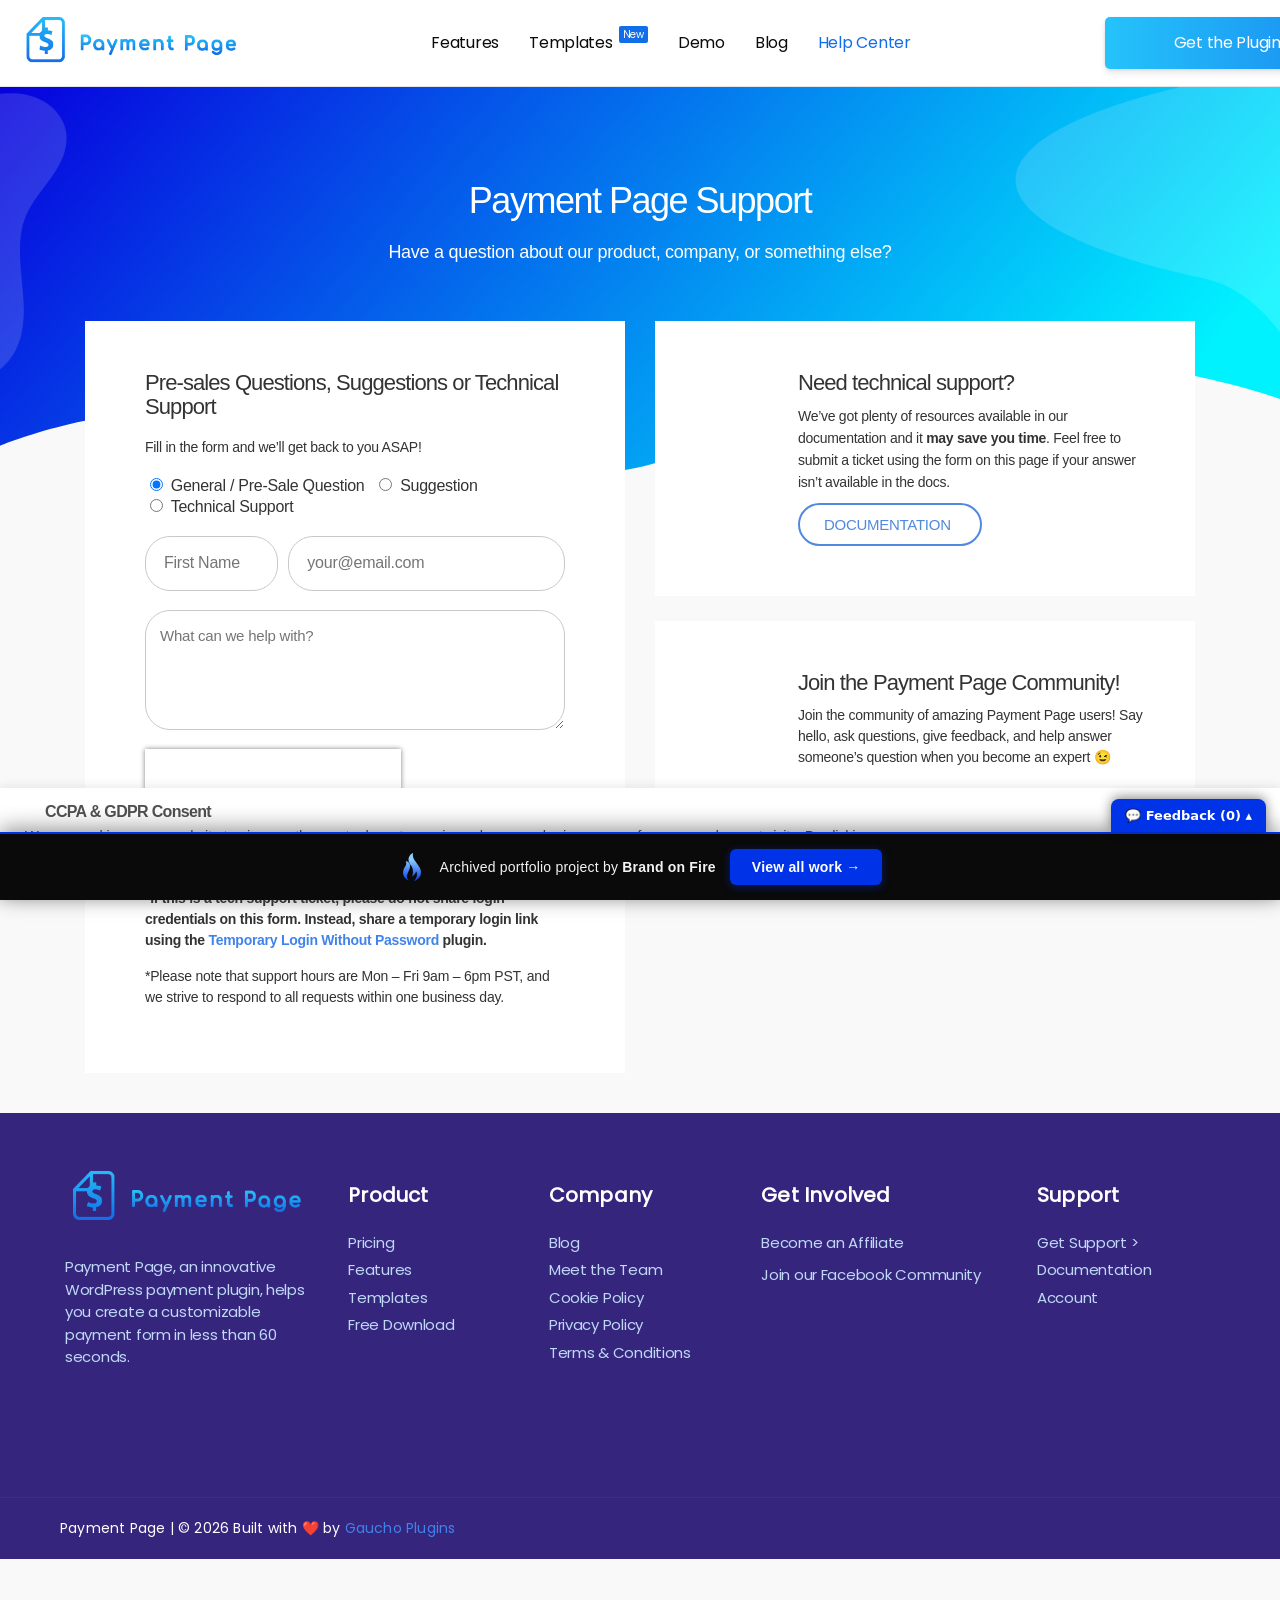
<file: support/index.html>
<!doctype html><html lang="en-US" prefix="og: https://ogp.me/ns#" class="" data-bofp="0"><head><meta http-equiv="origin-trial" content="A7vZI3v+Gz7JfuRolKNM4Aff6zaGuT7X0mf3wtoZTnKv6497cVMnhy03KDqX7kBz/q/[base64]"><meta charset="UTF-8"><meta name="viewport" content="width=device-width, initial-scale=1.0, viewport-fit=cover"><title>Support | Payment Page</title><meta name="description" content="*If this is a tech support ticket, please do not share login credentials on this form. Instead, share a temporary login link using the Temporary Login Without"><meta name="robots" content="follow, index, max-snippet:-1, max-video-preview:-1, max-image-preview:large"><link rel="canonical" href="/support/"><meta property="og:locale" content="en_US"><meta property="og:type" content="article"><meta property="og:title" content="Support | Payment Page"><meta property="og:description" content="*If this is a tech support ticket, please do not share login credentials on this form. Instead, share a temporary login link using the Temporary Login Without"><meta property="og:url" content="/support/"><meta property="og:site_name" content="Payment Page"><meta property="og:updated_time" content="2025-04-16T11:05:09-08:00"><meta name="twitter:card" content="summary_large_image"><meta name="twitter:title" content="Support | Payment Page"><meta name="twitter:description" content="*If this is a tech support ticket, please do not share login credentials on this form. Instead, share a temporary login link using the Temporary Login Without"><meta name="twitter:label1" content="Time to read"><meta name="twitter:data1" content="Less than a minute"><link rel="alternate" type="application/rss+xml" title="Payment Page » Feed" href="/feed/"><link rel="https://api.w.org/" href="/wp-json/"><link rel="alternate" title="JSON" type="application/json" href="/wp-json/wp/v2/pages/5319"><meta name="generator" content="Elementor 4.1.1; features: additional_custom_breakpoints; settings: css_print_method-internal, google_font-enabled, font_display-auto"><link rel="icon" href="/wp-content/uploads/2020/05/cropped-PP_fav-1-32x32.png" sizes="32x32"><link rel="icon" href="/wp-content/uploads/2020/05/cropped-PP_fav-1-192x192.png" sizes="192x192"><link rel="apple-touch-icon" href="/wp-content/uploads/2020/05/cropped-PP_fav-1-180x180.png"><meta name="msapplication-TileImage" content="/wp-content/uploads/2020/05/cropped-PP_fav-1-270x270.png"><meta name="generator" content="WP Rocket 3.20.2" data-wpr-features="wpr_minify_js wpr_lazyload_images wpr_lazyload_iframes wpr_preconnect_external_domains wpr_oci wpr_minify_css wpr_preload_links wpr_desktop"><link rel="stylesheet" href="../style.css"><style>[data-bofp="1"]{background-color:rgb(249, 249, 249)!important;color:rgb(2, 2, 2)!important}[data-bofp="2"]{background-color:rgb(255, 255, 255)!important;color:rgb(2, 2, 2)!important}[data-bofp="3"]{background-color:rgb(255, 255, 255)!important;color:rgb(2, 2, 2)!important}[data-bofp="4"]{background-color:rgb(54, 37, 125)!important;color:rgb(2, 2, 2)!important}[data-bofp="5"]{background-color:rgb(54, 37, 125)!important;color:rgb(2, 2, 2)!important}[data-bofp="6"]{background-color:rgb(255, 255, 255)!important;color:rgb(81, 81, 81)!important}</style><meta name="robots" content="noindex, nofollow"><style id="bof-noform">form,form *,fieldset,fieldset *,input,textarea,select,label.fusion-form-label,.wpcf7,.wpcf7 *,.fusion-form,.fusion-form *,.fusion-contact-form,.fusion-contact-form *,.elementor-form,.elementor-form *,.gform_wrapper,.gform_wrapper *,[class*="contact-form"],[class*="contact-form"] *,[id*="contact-form"],[id*="contact-form"] *{pointer-events:none!important;cursor:default!important;-webkit-user-select:none!important;user-select:none!important}</style></head><body data-rsssl="1" class="wp-singular page-template page-template-elementor_header_footer page page-id-5319 custom-background wp-custom-logo wp-embed-responsive wp-theme-twentytwenty mega-menu-primary mega-menu-expanded singular enable-search-modal missing-post-thumbnail has-no-pagination not-showing-comments show-avatars elementor_header_footer footer-top-visible reduced-spacing elementor-default elementor-template-full-width elementor-kit-7 elementor-page elementor-page-5319 e--ua-blink e--ua-mac e--ua-webkit" data-elementor-device-mode="desktop" data-bofp="1"><a class="skip-link screen-reader-text" href="#site-content">Skip to the content</a>		<header data-elementor-type="header" data-elementor-id="1223" class="elementor elementor-1223 elementor-location-header" data-elementor-post-type="elementor_library"><section class="elementor-section elementor-top-section elementor-element elementor-element-026d8f6 elementor-section-full_width elementor-section-content-middle elementor-section-height-default elementor-section-height-default elementor-sticky elementor-sticky--effects elementor-sticky--active elementor-section--handles-inside" data-id="026d8f6" data-element_type="section" data-e-type="section" data-settings="{&quot;sticky&quot;:&quot;top&quot;,&quot;sticky_offset_mobile&quot;:0,&quot;background_background&quot;:&quot;classic&quot;,&quot;sticky_on&quot;:[&quot;desktop&quot;,&quot;tablet&quot;,&quot;mobile&quot;],&quot;sticky_offset&quot;:0,&quot;sticky_effects_offset&quot;:0,&quot;sticky_anchor_link_offset&quot;:0}" style="position: fixed; width: 1366px; margin-top: 0px; margin-bottom: 0px; top: 0px;" data-bofp="2"><div class="elementor-container elementor-column-gap-no"><div class="elementor-column elementor-col-33 elementor-top-column elementor-element elementor-element-97bc20b" data-id="97bc20b" data-element_type="column" data-e-type="column"><div class="elementor-widget-wrap elementor-element-populated"><div class="elementor-element elementor-element-d6634a5 elementor-hidden-tablet elementor-hidden-mobile elementor-widget elementor-widget-theme-site-logo elementor-widget-image" data-id="d6634a5" data-element_type="widget" data-e-type="widget" data-widget_type="theme-site-logo.default"><div class="elementor-widget-container"><a href="../index.html"><img fetchpriority="high" width="425" height="127" src="../_a/60b8e5782704.webp" class="attachment-full size-full wp-image-1227" alt="Payment Page Logo" decoding="sync">				</a></div></div><section class="elementor-section elementor-inner-section elementor-element elementor-element-ea21c67 elementor-section-content-middle elementor-hidden-desktop elementor-section-boxed elementor-section-height-default elementor-section-height-default" data-id="ea21c67" data-element_type="section" data-e-type="section"><div class="elementor-container elementor-column-gap-default"><div class="elementor-column elementor-col-50 elementor-inner-column elementor-element elementor-element-7f04a51" data-id="7f04a51" data-element_type="column" data-e-type="column"><div class="elementor-widget-wrap elementor-element-populated"><div class="elementor-element elementor-element-5f401c7 elementor-widget elementor-widget-theme-site-logo elementor-widget-image" data-id="5f401c7" data-element_type="widget" data-e-type="widget" data-widget_type="theme-site-logo.default"><div class="elementor-widget-container"><a href="../index.html"><img fetchpriority="high" width="425" height="127" src="../_a/60b8e5782704.webp" class="attachment-full size-full wp-image-1227" alt="Payment Page Logo" decoding="sync">				</a></div></div></div></div><div class="elementor-column elementor-col-50 elementor-inner-column elementor-element elementor-element-3806515" data-id="3806515" data-element_type="column" data-e-type="column"><div class="elementor-widget-wrap elementor-element-populated"><div class="elementor-element elementor-element-ff481a4 elementor-nav-menu__align-justify elementor-nav-menu--stretch elementor-nav-menu__text-align-center elementor-nav-menu--dropdown-tablet elementor-nav-menu--toggle elementor-nav-menu--burger elementor-widget elementor-widget-nav-menu" data-id="ff481a4" data-element_type="widget" data-e-type="widget" data-settings="{&quot;full_width&quot;:&quot;stretch&quot;,&quot;layout&quot;:&quot;horizontal&quot;,&quot;submenu_icon&quot;:{&quot;value&quot;:&quot;&lt;i class=\&quot;fas fa-caret-down\&quot; aria-hidden=\&quot;true\&quot;&gt;&lt;\/i&gt;&quot;,&quot;library&quot;:&quot;fa-solid&quot;},&quot;toggle&quot;:&quot;burger&quot;}" data-widget_type="nav-menu.default"><div class="elementor-widget-container"><nav aria-label="Menu" class="elementor-nav-menu--main elementor-nav-menu__container elementor-nav-menu--layout-horizontal e--pointer-none"><ul id="menu-1-ff481a4" class="elementor-nav-menu" data-smartmenus-id="17822874443520076"><li class="menu-item menu-item-type-post_type menu-item-object-page menu-item-10734"><a href="../features/index.html" class="elementor-item">Features</a></li><li class="menu-item menu-item-type-post_type menu-item-object-page menu-item-1035"><a href="../templates/index.html" class="elementor-item">Templates</a></li><li class="menu-item menu-item-type-post_type menu-item-object-page menu-item-4497"><a href="../demo/index.html" class="elementor-item">Demo</a></li><li class="menu-item menu-item-type-post_type menu-item-object-page menu-item-10738"><a href="../blog/index.html" class="elementor-item">Blog</a></li><li class="menu-item menu-item-type-post_type menu-item-object-page current-menu-item page_item page-item-5319 current_page_item current-menu-ancestor current-menu-parent current_page_parent current_page_ancestor menu-item-has-children menu-item-5776"><a href="../support/index.html" aria-current="page" class="elementor-item elementor-item-active has-submenu" id="sm-17822874443520076-1" aria-haspopup="true" aria-controls="sm-17822874443520076-2" aria-expanded="false">Help Center<span class="sub-arrow"><i class="fas fa-caret-down" aria-hidden="true"></i></span></a><ul class="sub-menu elementor-nav-menu--dropdown" id="sm-17822874443520076-2" role="group" aria-hidden="true" aria-labelledby="sm-17822874443520076-1" aria-expanded="false"><li class="menu-item menu-item-type-post_type menu-item-object-page current-menu-item page_item page-item-5319 current_page_item menu-item-6088"><a href="../support/index.html" aria-current="page" class="elementor-sub-item elementor-item-active">Pre-Sale Questions</a></li><li class="menu-item menu-item-type-custom menu-item-object-custom menu-item-6083"><a class="elementor-sub-item">Videos</a></li><li class="menu-item menu-item-type-post_type menu-item-object-page menu-item-11232"><a href="../faqs/index.html" class="elementor-sub-item">FAQs</a></li><li class="menu-item menu-item-type-custom menu-item-object-custom menu-item-6087"><a class="elementor-sub-item">Facebook Community</a></li><li class="menu-item menu-item-type-custom menu-item-object-custom menu-item-6082"><a target="_blank" class="elementor-sub-item">Documentation</a></li></ul></li><li class="menu-item menu-item-type-post_type menu-item-object-page menu-item-8117"><a href="../pricing/index.html" class="elementor-item">Get the Plugin</a></li></ul>			</nav><div class="elementor-menu-toggle" role="button" tabindex="0" aria-label="Menu Toggle" aria-expanded="false" style=""><i aria-hidden="true" role="presentation" class="elementor-menu-toggle__icon--open eicon-menu-bar"></i><i aria-hidden="true" role="presentation" class="elementor-menu-toggle__icon--close eicon-close"></i>		</div><nav class="elementor-nav-menu--dropdown elementor-nav-menu__container" aria-hidden="true" style="top: 0px; --menu-height: 0; width: 1366px; left: 0px;"><ul id="menu-2-ff481a4" class="elementor-nav-menu" data-smartmenus-id="17822874443543276"><li class="menu-item menu-item-type-post_type menu-item-object-page menu-item-10734"><a href="../features/index.html" class="elementor-item" tabindex="-1">Features</a></li><li class="menu-item menu-item-type-post_type menu-item-object-page menu-item-1035"><a href="../templates/index.html" class="elementor-item" tabindex="-1">Templates</a></li><li class="menu-item menu-item-type-post_type menu-item-object-page menu-item-4497"><a href="../demo/index.html" class="elementor-item" tabindex="-1">Demo</a></li><li class="menu-item menu-item-type-post_type menu-item-object-page menu-item-10738"><a href="../blog/index.html" class="elementor-item" tabindex="-1">Blog</a></li><li class="menu-item menu-item-type-post_type menu-item-object-page current-menu-item page_item page-item-5319 current_page_item current-menu-ancestor current-menu-parent current_page_parent current_page_ancestor menu-item-has-children menu-item-5776"><a href="../support/index.html" aria-current="page" class="elementor-item elementor-item-active has-submenu" tabindex="-1" id="sm-17822874443543276-1" aria-haspopup="true" aria-controls="sm-17822874443543276-2" aria-expanded="false">Help Center<span class="sub-arrow"><i class="fas fa-caret-down" aria-hidden="true"></i></span></a><ul class="sub-menu elementor-nav-menu--dropdown" id="sm-17822874443543276-2" role="group" aria-hidden="true" aria-labelledby="sm-17822874443543276-1" aria-expanded="false"><li class="menu-item menu-item-type-post_type menu-item-object-page current-menu-item page_item page-item-5319 current_page_item menu-item-6088"><a href="../support/index.html" aria-current="page" class="elementor-sub-item elementor-item-active" tabindex="-1">Pre-Sale Questions</a></li><li class="menu-item menu-item-type-custom menu-item-object-custom menu-item-6083"><a class="elementor-sub-item" tabindex="-1">Videos</a></li><li class="menu-item menu-item-type-post_type menu-item-object-page menu-item-11232"><a href="../faqs/index.html" class="elementor-sub-item" tabindex="-1">FAQs</a></li><li class="menu-item menu-item-type-custom menu-item-object-custom menu-item-6087"><a class="elementor-sub-item" tabindex="-1">Facebook Community</a></li><li class="menu-item menu-item-type-custom menu-item-object-custom menu-item-6082"><a target="_blank" class="elementor-sub-item" tabindex="-1">Documentation</a></li></ul></li><li class="menu-item menu-item-type-post_type menu-item-object-page menu-item-8117"><a href="../pricing/index.html" class="elementor-item" tabindex="-1">Get the Plugin</a></li></ul>			</nav></div></div></div></div></div></section></div></div><div class="elementor-column elementor-col-33 elementor-top-column elementor-element elementor-element-6b8be8e elementor-hidden-tablet elementor-hidden-mobile" data-id="6b8be8e" data-element_type="column" data-e-type="column"><div class="elementor-widget-wrap elementor-element-populated"><div class="elementor-element elementor-element-35cfc25e elementor-hidden-tablet elementor-hidden-mobile elementor-widget elementor-widget-wp-widget-maxmegamenu" data-id="35cfc25e" data-element_type="widget" data-e-type="widget" data-widget_type="wp-widget-maxmegamenu.default"><div class="elementor-widget-container"><div id="mega-menu-wrap-primary" class="mega-menu-wrap"><div class="mega-menu-toggle"><div class="mega-toggle-blocks-left"></div><div class="mega-toggle-blocks-center"></div><div class="mega-toggle-blocks-right"><div class="mega-toggle-block mega-menu-toggle-animated-block mega-toggle-block-0" id="mega-toggle-block-0"><button aria-controls="mega-menu-primary" aria-expanded="false" aria-haspopup="true" aria-label="Toggle Menu" class="mega-toggle-animated mega-toggle-animated-slider" type="button"><span class="mega-toggle-animated-box"><span class="mega-toggle-animated-inner"></span></span></button></div></div></div><ul id="mega-menu-primary" class="mega-menu max-mega-menu mega-menu-horizontal" data-event="hover_intent" data-effect="fade_up" data-effect-speed="200" data-effect-mobile="disabled" data-effect-speed-mobile="0" data-panel-inner-width="300px" data-mobile-force-width="false" data-second-click="go" data-document-click="collapse" data-vertical-behaviour="standard" data-breakpoint="768" data-unbind="true" data-mobile-state="collapse_all" data-mobile-direction="vertical" data-overlay-desktop="false" data-overlay-mobile="false"><li class="mega-menu-item mega-menu-item-type-post_type mega-menu-item-object-page mega-menu-item-10734" id="mega-menu-item-10734"><a class="mega-menu-link" href="../features/index.html">Features</a></li><li class="mega-menu-item mega-menu-item-type-post_type mega-menu-item-object-page mega-2-columns mega-sub-columns mega-menu-item-1035" style="--columns:2" id="mega-menu-item-1035"><a class="mega-menu-link" href="../templates/index.html">Templates<span class="mega-menu-badge mega-menu-badge-style-one">New</span></a></li><li class="mega-menu-item mega-menu-item-type-post_type mega-menu-item-object-page mega-menu-item-4497" id="mega-menu-item-4497"><a class="mega-menu-link" href="../demo/index.html">Demo</a></li><li class="mega-menu-item mega-menu-item-type-post_type mega-menu-item-object-page mega-menu-item-10738" id="mega-menu-item-10738"><a class="mega-menu-link" href="../blog/index.html">Blog</a></li><li class="mega-menu-item mega-menu-item-type-post_type mega-menu-item-object-page mega-current-menu-item mega-page_item mega-page-item-5319 mega-current_page_item mega-current-menu-ancestor mega-current-menu-parent mega-current_page_parent mega-current_page_ancestor mega-menu-item-has-children mega-menu-megamenu mega-menu-grid mega-align-bottom-left mega-menu-item-5776" id="mega-menu-item-5776"><a class="mega-menu-link" href="../support/index.html" aria-expanded="false" aria-controls="mega-sub-menu-5776" aria-current="page">Help Center<span class="mega-indicator" aria-hidden="true"></span></a><ul class="mega-sub-menu" role="presentation" id="mega-sub-menu-5776"><li class="mega-menu-row" id="mega-menu-5776-0"><ul class="mega-sub-menu" style="--columns:1" role="presentation"><li class="mega-menu-column mega-menu-columns-1-of-1" style="--columns:1; --span:1" id="mega-menu-5776-0-0"><ul class="mega-sub-menu"><li class="mega-menu-item mega-menu-item-type-post_type mega-menu-item-object-page mega-current-menu-item mega-page_item mega-page-item-5319 mega-current_page_item mega-has-icon mega-icon-left mega-menu-item-6088" id="mega-menu-item-6088"><a class="fa-comments-o mega-menu-link" href="../support/index.html" aria-current="page">Pre-Sale Questions</a></li><li class="mega-menu-item mega-menu-item-type-custom mega-menu-item-object-custom mega-has-icon mega-icon-left mega-menu-item-6082" id="mega-menu-item-6082"><a target="_blank" class="fa-book mega-menu-link">Documentation</a></li><li class="mega-menu-item mega-menu-item-type-post_type mega-menu-item-object-page mega-has-icon mega-icon-left mega-menu-item-11232" id="mega-menu-item-11232"><a class="fa-question mega-menu-link" href="../faqs/index.html">FAQs</a></li><li class="mega-menu-item mega-menu-item-type-custom mega-menu-item-object-custom mega-has-icon mega-icon-left mega-menu-item-6083" id="mega-menu-item-6083"><a class="fas fa-video mega-menu-link">Videos</a></li><li class="mega-menu-item mega-menu-item-type-custom mega-menu-item-object-custom mega-has-icon mega-icon-left mega-menu-item-6087" id="mega-menu-item-6087"><a class="fab fa-facebook mega-menu-link">Facebook Community</a></li>		</ul></li>	</ul></li></ul></li><li class="mega-menu-item mega-menu-item-type-post_type mega-menu-item-object-page mega-hide-on-desktop mega-menu-item-8117" id="mega-menu-item-8117"><a class="mega-menu-link" href="../pricing/index.html">Get the Plugin</a></li></ul></div>				</div></div></div></div><div class="elementor-column elementor-col-33 elementor-top-column elementor-element elementor-element-4d846db elementor-hidden-tablet elementor-hidden-mobile" data-id="4d846db" data-element_type="column" data-e-type="column"><div class="elementor-widget-wrap elementor-element-populated"><div class="elementor-element elementor-element-5d80e2f2 elementor-align-right elementor-widget elementor-widget-button" data-id="5d80e2f2" data-element_type="widget" data-e-type="widget" data-widget_type="button.default"><div class="elementor-widget-container"><div class="elementor-button-wrapper"><a class="elementor-button elementor-button-link elementor-size-md" href="../pricing/index.html"><span class="elementor-button-content-wrapper"><span class="elementor-button-icon"><i aria-hidden="true" class="fas fa-chevron-right"></i>			</span><span class="elementor-button-text">Get the Plugin </span></span></a></div></div></div></div></div></div></section><section class="elementor-section elementor-top-section elementor-element elementor-element-026d8f6 elementor-section-full_width elementor-section-content-middle elementor-section-height-default elementor-section-height-default elementor-sticky elementor-sticky--effects elementor-sticky__spacer" data-id="026d8f6" data-element_type="section" data-e-type="section" data-settings="{&quot;sticky&quot;:&quot;top&quot;,&quot;sticky_offset_mobile&quot;:0,&quot;background_background&quot;:&quot;classic&quot;,&quot;sticky_on&quot;:[&quot;desktop&quot;,&quot;tablet&quot;,&quot;mobile&quot;],&quot;sticky_offset&quot;:0,&quot;sticky_effects_offset&quot;:0,&quot;sticky_anchor_link_offset&quot;:0}" style="visibility: hidden; transition: none; animation: auto ease 0s 1 normal none running none;" data-bofp="3"><div class="elementor-container elementor-column-gap-no"><div class="elementor-column elementor-col-33 elementor-top-column elementor-element elementor-element-97bc20b" data-id="97bc20b" data-element_type="column" data-e-type="column"><div class="elementor-widget-wrap elementor-element-populated"><div class="elementor-element elementor-element-d6634a5 elementor-hidden-tablet elementor-hidden-mobile elementor-widget elementor-widget-theme-site-logo elementor-widget-image" data-id="d6634a5" data-element_type="widget" data-e-type="widget" data-widget_type="theme-site-logo.default"><div class="elementor-widget-container"><a href="../index.html"><img fetchpriority="high" width="425" height="127" src="../_a/60b8e5782704.webp" class="attachment-full size-full wp-image-1227" alt="Payment Page Logo" decoding="sync">				</a></div></div><section class="elementor-section elementor-inner-section elementor-element elementor-element-ea21c67 elementor-section-content-middle elementor-hidden-desktop elementor-section-boxed elementor-section-height-default elementor-section-height-default" data-id="ea21c67" data-element_type="section" data-e-type="section"><div class="elementor-container elementor-column-gap-default"><div class="elementor-column elementor-col-50 elementor-inner-column elementor-element elementor-element-7f04a51" data-id="7f04a51" data-element_type="column" data-e-type="column"><div class="elementor-widget-wrap elementor-element-populated"><div class="elementor-element elementor-element-5f401c7 elementor-widget elementor-widget-theme-site-logo elementor-widget-image" data-id="5f401c7" data-element_type="widget" data-e-type="widget" data-widget_type="theme-site-logo.default"><div class="elementor-widget-container"><a href="../index.html"><img fetchpriority="high" width="425" height="127" src="../_a/60b8e5782704.webp" class="attachment-full size-full wp-image-1227" alt="Payment Page Logo" decoding="sync">				</a></div></div></div></div><div class="elementor-column elementor-col-50 elementor-inner-column elementor-element elementor-element-3806515" data-id="3806515" data-element_type="column" data-e-type="column"><div class="elementor-widget-wrap elementor-element-populated"><div class="elementor-element elementor-element-ff481a4 elementor-nav-menu__align-justify elementor-nav-menu--stretch elementor-nav-menu__text-align-center elementor-nav-menu--dropdown-tablet elementor-nav-menu--toggle elementor-nav-menu--burger elementor-widget elementor-widget-nav-menu" data-id="ff481a4" data-element_type="widget" data-e-type="widget" data-settings="{&quot;full_width&quot;:&quot;stretch&quot;,&quot;layout&quot;:&quot;horizontal&quot;,&quot;submenu_icon&quot;:{&quot;value&quot;:&quot;&lt;i class=\&quot;fas fa-caret-down\&quot; aria-hidden=\&quot;true\&quot;&gt;&lt;\/i&gt;&quot;,&quot;library&quot;:&quot;fa-solid&quot;},&quot;toggle&quot;:&quot;burger&quot;}" data-widget_type="nav-menu.default"><div class="elementor-widget-container"><nav aria-label="Menu" class="elementor-nav-menu--main elementor-nav-menu__container elementor-nav-menu--layout-horizontal e--pointer-none"><ul id="menu-1-ff481a4" class="elementor-nav-menu" data-smartmenus-id="17822874443520076"><li class="menu-item menu-item-type-post_type menu-item-object-page menu-item-10734"><a href="../features/index.html" class="elementor-item">Features</a></li><li class="menu-item menu-item-type-post_type menu-item-object-page menu-item-1035"><a href="../templates/index.html" class="elementor-item">Templates</a></li><li class="menu-item menu-item-type-post_type menu-item-object-page menu-item-4497"><a href="../demo/index.html" class="elementor-item">Demo</a></li><li class="menu-item menu-item-type-post_type menu-item-object-page menu-item-10738"><a href="../blog/index.html" class="elementor-item">Blog</a></li><li class="menu-item menu-item-type-post_type menu-item-object-page current-menu-item page_item page-item-5319 current_page_item current-menu-ancestor current-menu-parent current_page_parent current_page_ancestor menu-item-has-children menu-item-5776"><a href="../support/index.html" aria-current="page" class="elementor-item elementor-item-active has-submenu" id="sm-17822874443520076-1" aria-haspopup="true" aria-controls="sm-17822874443520076-2" aria-expanded="false">Help Center<span class="sub-arrow"><i class="fas fa-caret-down" aria-hidden="true"></i></span></a><ul class="sub-menu elementor-nav-menu--dropdown" id="sm-17822874443520076-2" role="group" aria-hidden="true" aria-labelledby="sm-17822874443520076-1" aria-expanded="false"><li class="menu-item menu-item-type-post_type menu-item-object-page current-menu-item page_item page-item-5319 current_page_item menu-item-6088"><a href="../support/index.html" aria-current="page" class="elementor-sub-item elementor-item-active">Pre-Sale Questions</a></li><li class="menu-item menu-item-type-custom menu-item-object-custom menu-item-6083"><a class="elementor-sub-item">Videos</a></li><li class="menu-item menu-item-type-post_type menu-item-object-page menu-item-11232"><a href="../faqs/index.html" class="elementor-sub-item">FAQs</a></li><li class="menu-item menu-item-type-custom menu-item-object-custom menu-item-6087"><a class="elementor-sub-item">Facebook Community</a></li><li class="menu-item menu-item-type-custom menu-item-object-custom menu-item-6082"><a target="_blank" class="elementor-sub-item">Documentation</a></li></ul></li><li class="menu-item menu-item-type-post_type menu-item-object-page menu-item-8117"><a href="../pricing/index.html" class="elementor-item">Get the Plugin</a></li></ul>			</nav><div class="elementor-menu-toggle" role="button" tabindex="0" aria-label="Menu Toggle" aria-expanded="false" style=""><i aria-hidden="true" role="presentation" class="elementor-menu-toggle__icon--open eicon-menu-bar"></i><i aria-hidden="true" role="presentation" class="elementor-menu-toggle__icon--close eicon-close"></i>		</div><nav class="elementor-nav-menu--dropdown elementor-nav-menu__container" aria-hidden="true" style="width: 1366px; left: 0px; top: 0px; --menu-height: 0;"><ul id="menu-2-ff481a4" class="elementor-nav-menu" data-smartmenus-id="17822874443543276"><li class="menu-item menu-item-type-post_type menu-item-object-page menu-item-10734"><a href="../features/index.html" class="elementor-item" tabindex="-1">Features</a></li><li class="menu-item menu-item-type-post_type menu-item-object-page menu-item-1035"><a href="../templates/index.html" class="elementor-item" tabindex="-1">Templates</a></li><li class="menu-item menu-item-type-post_type menu-item-object-page menu-item-4497"><a href="../demo/index.html" class="elementor-item" tabindex="-1">Demo</a></li><li class="menu-item menu-item-type-post_type menu-item-object-page menu-item-10738"><a href="../blog/index.html" class="elementor-item" tabindex="-1">Blog</a></li><li class="menu-item menu-item-type-post_type menu-item-object-page current-menu-item page_item page-item-5319 current_page_item current-menu-ancestor current-menu-parent current_page_parent current_page_ancestor menu-item-has-children menu-item-5776"><a href="../support/index.html" aria-current="page" class="elementor-item elementor-item-active has-submenu" tabindex="-1" id="sm-17822874443543276-1" aria-haspopup="true" aria-controls="sm-17822874443543276-2" aria-expanded="false">Help Center<span class="sub-arrow"><i class="fas fa-caret-down" aria-hidden="true"></i></span></a><ul class="sub-menu elementor-nav-menu--dropdown" id="sm-17822874443543276-2" role="group" aria-hidden="true" aria-labelledby="sm-17822874443543276-1" aria-expanded="false"><li class="menu-item menu-item-type-post_type menu-item-object-page current-menu-item page_item page-item-5319 current_page_item menu-item-6088"><a href="../support/index.html" aria-current="page" class="elementor-sub-item elementor-item-active" tabindex="-1">Pre-Sale Questions</a></li><li class="menu-item menu-item-type-custom menu-item-object-custom menu-item-6083"><a class="elementor-sub-item" tabindex="-1">Videos</a></li><li class="menu-item menu-item-type-post_type menu-item-object-page menu-item-11232"><a href="../faqs/index.html" class="elementor-sub-item" tabindex="-1">FAQs</a></li><li class="menu-item menu-item-type-custom menu-item-object-custom menu-item-6087"><a class="elementor-sub-item" tabindex="-1">Facebook Community</a></li><li class="menu-item menu-item-type-custom menu-item-object-custom menu-item-6082"><a target="_blank" class="elementor-sub-item" tabindex="-1">Documentation</a></li></ul></li><li class="menu-item menu-item-type-post_type menu-item-object-page menu-item-8117"><a href="../pricing/index.html" class="elementor-item" tabindex="-1">Get the Plugin</a></li></ul>			</nav></div></div></div></div></div></section></div></div><div class="elementor-column elementor-col-33 elementor-top-column elementor-element elementor-element-6b8be8e elementor-hidden-tablet elementor-hidden-mobile" data-id="6b8be8e" data-element_type="column" data-e-type="column"><div class="elementor-widget-wrap elementor-element-populated"><div class="elementor-element elementor-element-35cfc25e elementor-hidden-tablet elementor-hidden-mobile elementor-widget elementor-widget-wp-widget-maxmegamenu" data-id="35cfc25e" data-element_type="widget" data-e-type="widget" data-widget_type="wp-widget-maxmegamenu.default"><div class="elementor-widget-container"><div id="mega-menu-wrap-primary" class="mega-menu-wrap"><div class="mega-menu-toggle"><div class="mega-toggle-blocks-left"></div><div class="mega-toggle-blocks-center"></div><div class="mega-toggle-blocks-right"><div class="mega-toggle-block mega-menu-toggle-animated-block mega-toggle-block-0" id="mega-toggle-block-0"><button aria-controls="mega-menu-primary" aria-expanded="false" aria-haspopup="true" aria-label="Toggle Menu" class="mega-toggle-animated mega-toggle-animated-slider" type="button"><span class="mega-toggle-animated-box"><span class="mega-toggle-animated-inner"></span></span></button></div></div></div><ul id="mega-menu-primary" class="mega-menu max-mega-menu mega-menu-horizontal" data-event="hover_intent" data-effect="fade_up" data-effect-speed="200" data-effect-mobile="disabled" data-effect-speed-mobile="0" data-panel-inner-width="300px" data-mobile-force-width="false" data-second-click="go" data-document-click="collapse" data-vertical-behaviour="standard" data-breakpoint="768" data-unbind="true" data-mobile-state="collapse_all" data-mobile-direction="vertical" data-overlay-desktop="false" data-overlay-mobile="false"><li class="mega-menu-item mega-menu-item-type-post_type mega-menu-item-object-page mega-menu-item-10734" id="mega-menu-item-10734"><a class="mega-menu-link" href="../features/index.html">Features</a></li><li class="mega-menu-item mega-menu-item-type-post_type mega-menu-item-object-page mega-2-columns mega-sub-columns mega-menu-item-1035" style="--columns:2" id="mega-menu-item-1035"><a class="mega-menu-link" href="../templates/index.html">Templates<span class="mega-menu-badge mega-menu-badge-style-one">New</span></a></li><li class="mega-menu-item mega-menu-item-type-post_type mega-menu-item-object-page mega-menu-item-4497" id="mega-menu-item-4497"><a class="mega-menu-link" href="../demo/index.html">Demo</a></li><li class="mega-menu-item mega-menu-item-type-post_type mega-menu-item-object-page mega-menu-item-10738" id="mega-menu-item-10738"><a class="mega-menu-link" href="../blog/index.html">Blog</a></li><li class="mega-menu-item mega-menu-item-type-post_type mega-menu-item-object-page mega-current-menu-item mega-page_item mega-page-item-5319 mega-current_page_item mega-current-menu-ancestor mega-current-menu-parent mega-current_page_parent mega-current_page_ancestor mega-menu-item-has-children mega-menu-megamenu mega-menu-grid mega-align-bottom-left mega-menu-item-5776" id="mega-menu-item-5776"><a class="mega-menu-link" href="../support/index.html" aria-expanded="false" aria-controls="mega-sub-menu-5776" aria-current="page">Help Center<span class="mega-indicator" aria-hidden="true"></span></a><ul class="mega-sub-menu" role="presentation" id="mega-sub-menu-5776"><li class="mega-menu-row" id="mega-menu-5776-0"><ul class="mega-sub-menu" style="--columns:1" role="presentation"><li class="mega-menu-column mega-menu-columns-1-of-1" style="--columns:1; --span:1" id="mega-menu-5776-0-0"><ul class="mega-sub-menu"><li class="mega-menu-item mega-menu-item-type-post_type mega-menu-item-object-page mega-current-menu-item mega-page_item mega-page-item-5319 mega-current_page_item mega-has-icon mega-icon-left mega-menu-item-6088" id="mega-menu-item-6088"><a class="fa-comments-o mega-menu-link" href="../support/index.html" aria-current="page">Pre-Sale Questions</a></li><li class="mega-menu-item mega-menu-item-type-custom mega-menu-item-object-custom mega-has-icon mega-icon-left mega-menu-item-6082" id="mega-menu-item-6082"><a target="_blank" class="fa-book mega-menu-link">Documentation</a></li><li class="mega-menu-item mega-menu-item-type-post_type mega-menu-item-object-page mega-has-icon mega-icon-left mega-menu-item-11232" id="mega-menu-item-11232"><a class="fa-question mega-menu-link" href="../faqs/index.html">FAQs</a></li><li class="mega-menu-item mega-menu-item-type-custom mega-menu-item-object-custom mega-has-icon mega-icon-left mega-menu-item-6083" id="mega-menu-item-6083"><a class="fas fa-video mega-menu-link">Videos</a></li><li class="mega-menu-item mega-menu-item-type-custom mega-menu-item-object-custom mega-has-icon mega-icon-left mega-menu-item-6087" id="mega-menu-item-6087"><a class="fab fa-facebook mega-menu-link">Facebook Community</a></li>		</ul></li>	</ul></li></ul></li><li class="mega-menu-item mega-menu-item-type-post_type mega-menu-item-object-page mega-hide-on-desktop mega-menu-item-8117" id="mega-menu-item-8117"><a class="mega-menu-link" href="../pricing/index.html">Get the Plugin</a></li></ul></div>				</div></div></div></div><div class="elementor-column elementor-col-33 elementor-top-column elementor-element elementor-element-4d846db elementor-hidden-tablet elementor-hidden-mobile" data-id="4d846db" data-element_type="column" data-e-type="column"><div class="elementor-widget-wrap elementor-element-populated"><div class="elementor-element elementor-element-5d80e2f2 elementor-align-right elementor-widget elementor-widget-button" data-id="5d80e2f2" data-element_type="widget" data-e-type="widget" data-widget_type="button.default"><div class="elementor-widget-container"><div class="elementor-button-wrapper"><a class="elementor-button elementor-button-link elementor-size-md" href="../pricing/index.html"><span class="elementor-button-content-wrapper"><span class="elementor-button-icon"><i aria-hidden="true" class="fas fa-chevron-right"></i>			</span><span class="elementor-button-text">Get the Plugin </span></span></a></div></div></div></div></div></div></section></header><div data-elementor-type="wp-page" data-elementor-id="5319" class="elementor elementor-5319" data-elementor-post-type="page"><section class="elementor-section elementor-top-section elementor-element elementor-element-733e077b elementor-section-boxed elementor-section-height-default elementor-section-height-default" data-id="733e077b" data-element_type="section" data-e-type="section" data-settings="{&quot;background_background&quot;:&quot;gradient&quot;,&quot;shape_divider_bottom&quot;:&quot;waves&quot;}"><div class="elementor-background-overlay"></div><div class="elementor-shape elementor-shape-bottom" aria-hidden="true" data-negative="false"><svg xmlns="http://www.w3.org/2000/svg" viewBox="0 0 1000 100" preserveAspectRatio="none"><path class="elementor-shape-fill" d="M421.9,6.5c22.6-2.5,51.5,0.4,75.5,5.3c23.6,4.9,70.9,23.5,100.5,35.7c75.8,32.2,133.7,44.5,192.6,49.7
	c23.6,2.1,48.7,3.5,103.4-2.5c54.7-6,106.2-25.6,106.2-25.6V0H0v30.3c0,0,72,32.6,158.4,30.5c39.2-0.7,92.8-6.7,134-22.4
	c21.2-8.1,52.2-18.2,79.7-24.2C399.3,7.9,411.6,7.5,421.9,6.5z"></path></svg>		</div><div class="elementor-container elementor-column-gap-default"><div class="elementor-column elementor-col-100 elementor-top-column elementor-element elementor-element-6944564" data-id="6944564" data-element_type="column" data-e-type="column"><div class="elementor-widget-wrap elementor-element-populated"><div class="elementor-element elementor-element-2e5432d elementor-widget elementor-widget-heading" data-id="2e5432d" data-element_type="widget" data-e-type="widget" data-widget_type="heading.default"><div class="elementor-widget-container"><h1 class="elementor-heading-title elementor-size-default">Payment Page Support</h1>				</div></div><div class="elementor-element elementor-element-cc0741f elementor-widget elementor-widget-text-editor" data-id="cc0741f" data-element_type="widget" data-e-type="widget" data-widget_type="text-editor.default"><div class="elementor-widget-container"><p>Have a question about our product, company, or something else? </p>								</div></div></div></div></div></section><section class="elementor-section elementor-top-section elementor-element elementor-element-b941231 elementor-section-boxed elementor-section-height-default elementor-section-height-default" data-id="b941231" data-element_type="section" data-e-type="section"><div class="elementor-container elementor-column-gap-default"><div class="elementor-column elementor-col-50 elementor-top-column elementor-element elementor-element-f595e8c" data-id="f595e8c" data-element_type="column" data-e-type="column" data-settings="{&quot;background_background&quot;:&quot;classic&quot;}"><div class="elementor-widget-wrap elementor-element-populated"><section class="elementor-section elementor-inner-section elementor-element elementor-element-a693ed5 elementor-section-boxed elementor-section-height-default elementor-section-height-default" data-id="a693ed5" data-element_type="section" data-e-type="section" data-settings="{&quot;background_background&quot;:&quot;classic&quot;}"><div class="elementor-container elementor-column-gap-default"><div class="elementor-column elementor-col-100 elementor-inner-column elementor-element elementor-element-79af2ce" data-id="79af2ce" data-element_type="column" data-e-type="column"><div class="elementor-widget-wrap elementor-element-populated"><div class="elementor-element elementor-element-2337772 elementor-widget elementor-widget-heading" data-id="2337772" data-element_type="widget" data-e-type="widget" data-widget_type="heading.default"><div class="elementor-widget-container"><h3 class="elementor-heading-title elementor-size-default">Pre-sales Questions, Suggestions or Technical Support</h3>				</div></div><div class="elementor-element elementor-element-c7d5f5a elementor-widget elementor-widget-text-editor" data-id="c7d5f5a" data-element_type="widget" data-e-type="widget" data-widget_type="text-editor.default"><div class="elementor-widget-container">
									Fill in the form and we’ll get back to you ASAP!								</div></div><div class="elementor-element elementor-element-0602c1c elementor-button-align-stretch elementor-widget elementor-widget-form" data-id="0602c1c" data-element_type="widget" data-e-type="widget" data-settings="{&quot;step_next_label&quot;:&quot;Next&quot;,&quot;step_previous_label&quot;:&quot;Previous&quot;,&quot;step_type&quot;:&quot;none&quot;,&quot;button_width&quot;:&quot;100&quot;,&quot;step_icon_shape&quot;:&quot;circle&quot;}" data-widget_type="form.default"><div class="elementor-widget-container"><form class="elementor-form" method="post" name="New Form" aria-label="New Form"><input type="hidden" name="post_id" value="5319"><input type="hidden" name="form_id" value="0602c1c"><input type="hidden" name="referer_title" value="Support | Payment Page"><input type="hidden" name="queried_id" value="5319"><div class="elementor-form-fields-wrapper elementor-labels-"><div class="elementor-field-type-radio elementor-field-group elementor-column elementor-field-group-type elementor-col-100 elementor-field-required"><div class="elementor-field-subgroup  elementor-subgroup-inline"><span class="elementor-field-option"><input type="radio" value="General / Pre-Sale Question" id="form-field-type-0" name="form_fields[type]" checked="checked" required="required"> <label for="form-field-type-0">General / Pre-Sale Question</label></span><span class="elementor-field-option"><input type="radio" value="Suggestion" id="form-field-type-1" name="form_fields[type]" required="required"> <label for="form-field-type-1">Suggestion</label></span><span class="elementor-field-option"><input type="radio" value="Technical Support" id="form-field-type-2" name="form_fields[type]" required="required"> <label for="form-field-type-2">Technical Support</label></span></div>				</div><div class="elementor-field-type-text elementor-field-group elementor-column elementor-field-group-name elementor-col-33 elementor-field-required"><input size="1" type="text" name="form_fields[name]" id="form-field-name" class="elementor-field elementor-size-sm  elementor-field-textual" placeholder="First Name" required="required"></div><div class="elementor-field-type-email elementor-field-group elementor-column elementor-field-group-email elementor-col-66 elementor-field-required"><input size="1" type="email" name="form_fields[email]" id="form-field-email" class="elementor-field elementor-size-sm  elementor-field-textual" placeholder="your@email.com" required="required"></div><div class="elementor-field-type-textarea elementor-field-group elementor-column elementor-field-group-message elementor-col-100 elementor-field-required"><textarea class="elementor-field-textual elementor-field  elementor-size-sm" name="form_fields[message]" id="form-field-message" rows="4" placeholder="What can we help with?" required="required"></textarea>				</div><div class="elementor-field-type-recaptcha_v3 elementor-field-group elementor-column elementor-field-group-field_6056b63 elementor-col-100 recaptcha_v3-inline"><div class="elementor-field" id="form-field-field_6056b63"><div class="elementor-g-recaptcha" data-sitekey="6LfmjvIUAAAAAMqBcni6gofp43MhvF3QHuPuLgKf" data-type="v3" data-action="Form" data-badge="inline" data-size="invisible"><div class="grecaptcha-badge" data-style="inline" style="width: 256px; height: 60px; box-shadow: gray 0px 0px 5px;"><div class="grecaptcha-logo"></div><div class="grecaptcha-error"></div><textarea id="g-recaptcha-response" name="g-recaptcha-response" class="g-recaptcha-response" style="width: 250px; height: 40px; border: 1px solid rgb(193, 193, 193); margin: 10px 25px; padding: 0px; resize: none; display: none;"></textarea></div></div></div>				</div><div class="elementor-field-group elementor-column elementor-field-type-submit elementor-col-100 e-form__buttons"><button class="elementor-button elementor-size-sm" type="submit"><span class="elementor-button-content-wrapper"><span class="elementor-button-text">Send</span></span></button></div></div></form></div></div><div class="elementor-element elementor-element-3760e70 elementor-widget elementor-widget-text-editor" data-id="3760e70" data-element_type="widget" data-e-type="widget" data-widget_type="text-editor.default"><div class="elementor-widget-container"><p><strong>*If this is a tech support ticket, please do not share login credentials on this form. Instead, share a temporary login link using the <a target="_blank" rel="noopener">Temporary Login Without Password</a> plugin.&nbsp;</strong></p><p><span style="font-size: inherit; text-align: inherit; letter-spacing: -0.015em;">*Please note that support hours are Mon – Fri 9am – 6pm PST, and we strive to respond to all requests within one business day.</span></p>								</div></div></div></div></div></section></div></div><div class="elementor-column elementor-col-50 elementor-top-column elementor-element elementor-element-bcaa833" data-id="bcaa833" data-element_type="column" data-e-type="column" data-settings="{&quot;background_background&quot;:&quot;classic&quot;}"><div class="elementor-widget-wrap elementor-element-populated"><section class="elementor-section elementor-inner-section elementor-element elementor-element-ef78544 elementor-section-boxed elementor-section-height-default elementor-section-height-default" data-id="ef78544" data-element_type="section" data-e-type="section" data-settings="{&quot;background_background&quot;:&quot;classic&quot;}"><div class="elementor-container elementor-column-gap-default"><div class="elementor-column elementor-col-50 elementor-inner-column elementor-element elementor-element-ce584a6" data-id="ce584a6" data-element_type="column" data-e-type="column"><div class="elementor-widget-wrap elementor-element-populated"><div class="elementor-element elementor-element-6bc6e3d elementor-view-default elementor-widget elementor-widget-icon" data-id="6bc6e3d" data-element_type="widget" data-e-type="widget" data-widget_type="icon.default"><div class="elementor-widget-container"><div class="elementor-icon-wrapper"><div class="elementor-icon"><i aria-hidden="true" class="far fa-question-circle"></i>			</div></div></div></div></div></div><div class="elementor-column elementor-col-50 elementor-inner-column elementor-element elementor-element-37ca8a2" data-id="37ca8a2" data-element_type="column" data-e-type="column"><div class="elementor-widget-wrap elementor-element-populated"><div class="elementor-element elementor-element-dde47fc elementor-widget elementor-widget-heading" data-id="dde47fc" data-element_type="widget" data-e-type="widget" data-widget_type="heading.default"><div class="elementor-widget-container"><h3 class="elementor-heading-title elementor-size-default">Need technical support? </h3>				</div></div><div class="elementor-element elementor-element-5894d5a elementor-widget elementor-widget-text-editor" data-id="5894d5a" data-element_type="widget" data-e-type="widget" data-widget_type="text-editor.default"><div class="elementor-widget-container">
									We’ve got plenty of resources available in our documentation and it <strong>may save you time</strong>. Feel free to submit a ticket using the form on this page if your answer isn’t available in the docs.								</div></div><div class="elementor-element elementor-element-7f0a5b3 elementor-align-left elementor-widget elementor-widget-button" data-id="7f0a5b3" data-element_type="widget" data-e-type="widget" data-widget_type="button.default"><div class="elementor-widget-container"><div class="elementor-button-wrapper"><a class="elementor-button elementor-button-link elementor-size-sm" target="_blank"><span class="elementor-button-content-wrapper"><span class="elementor-button-icon"><i aria-hidden="true" class="fas fa-external-link-alt"></i>			</span><span class="elementor-button-text">DOCUMENTATION</span></span></a></div></div></div></div></div></div></section><section class="elementor-section elementor-inner-section elementor-element elementor-element-ff8c1e3 elementor-section-boxed elementor-section-height-default elementor-section-height-default" data-id="ff8c1e3" data-element_type="section" data-e-type="section" data-settings="{&quot;background_background&quot;:&quot;classic&quot;}"><div class="elementor-container elementor-column-gap-default"><div class="elementor-column elementor-col-50 elementor-inner-column elementor-element elementor-element-aefad59" data-id="aefad59" data-element_type="column" data-e-type="column"><div class="elementor-widget-wrap elementor-element-populated"><div class="elementor-element elementor-element-fbcd8ca elementor-view-default elementor-widget elementor-widget-icon" data-id="fbcd8ca" data-element_type="widget" data-e-type="widget" data-widget_type="icon.default"><div class="elementor-widget-container"><div class="elementor-icon-wrapper"><div class="elementor-icon"><i aria-hidden="true" class="fas fa-users"></i>			</div></div></div></div></div></div><div class="elementor-column elementor-col-50 elementor-inner-column elementor-element elementor-element-22efd13" data-id="22efd13" data-element_type="column" data-e-type="column"><div class="elementor-widget-wrap elementor-element-populated"><div class="elementor-element elementor-element-f364a60 elementor-widget elementor-widget-heading" data-id="f364a60" data-element_type="widget" data-e-type="widget" data-widget_type="heading.default"><div class="elementor-widget-container"><h3 class="elementor-heading-title elementor-size-default">Join the Payment Page Community!</h3>				</div></div><div class="elementor-element elementor-element-ef6c022 elementor-widget elementor-widget-text-editor" data-id="ef6c022" data-element_type="widget" data-e-type="widget" data-widget_type="text-editor.default"><div class="elementor-widget-container"><p>Join the community of amazing Payment Page users! Say hello, ask questions, give feedback, and help answer someone’s question when you become an expert 😉</p>								</div></div><div class="elementor-element elementor-element-9e2c650 elementor-align-left elementor-widget elementor-widget-button" data-id="9e2c650" data-element_type="widget" data-e-type="widget" data-widget_type="button.default"><div class="elementor-widget-container"><div class="elementor-button-wrapper"><a class="elementor-button elementor-button-link elementor-size-sm" target="_blank" rel="noopener"><span class="elementor-button-content-wrapper"><span class="elementor-button-icon"><i aria-hidden="true" class="fab fa-facebook"></i>			</span><span class="elementor-button-text">FACEBOOK GROUP</span></span></a></div></div></div></div></div></div></section></div></div></div></section></div><footer data-elementor-type="footer" data-elementor-id="1243" class="elementor elementor-1243 elementor-location-footer" data-elementor-post-type="elementor_library"><section class="elementor-section elementor-top-section elementor-element elementor-element-2ed6070 elementor-section-content-top elementor-section-boxed elementor-section-height-default elementor-section-height-default" data-id="2ed6070" data-element_type="section" data-e-type="section" data-settings="{&quot;background_background&quot;:&quot;classic&quot;}" data-bofp="4"><div class="elementor-container elementor-column-gap-extended"><div class="elementor-column elementor-col-20 elementor-top-column elementor-element elementor-element-9dce101" data-id="9dce101" data-element_type="column" data-e-type="column"><div class="elementor-widget-wrap elementor-element-populated"><div class="elementor-element elementor-element-e75d4f5 elementor-widget elementor-widget-theme-site-logo elementor-widget-image" data-id="e75d4f5" data-element_type="widget" data-e-type="widget" data-widget_type="theme-site-logo.default"><div class="elementor-widget-container"><a href="../index.html"><img width="425" height="127" src="../_a/60b8e5782704.webp" class="attachment-full size-full wp-image-1227" alt="Payment Page Logo" decoding="sync">				</a></div></div><div class="elementor-element elementor-element-f44f57b elementor-widget elementor-widget-text-editor" data-id="f44f57b" data-element_type="widget" data-e-type="widget" data-widget_type="text-editor.default"><div class="elementor-widget-container"><p>Payment Page, an innovative WordPress payment plugin, helps you create a customizable payment form in less than 60 seconds.</p>								</div></div><div class="elementor-element elementor-element-b179116 elementor-align-start elementor-mobile-align-center elementor-icon-list--layout-inline elementor-list-item-link-full_width elementor-widget elementor-widget-icon-list" data-id="b179116" data-element_type="widget" data-e-type="widget" data-widget_type="icon-list.default"><div class="elementor-widget-container"><ul class="elementor-icon-list-items elementor-inline-items"><li class="elementor-icon-list-item elementor-inline-item"><a target="_blank"><span class="elementor-icon-list-icon"><i aria-hidden="true" class="fab fa-facebook-f"></i>						</span><span class="elementor-icon-list-text">Facebook</span></a></li><li class="elementor-icon-list-item elementor-inline-item"><a target="_blank"><span class="elementor-icon-list-icon"><i aria-hidden="true" class="fab fa-twitter"></i>						</span><span class="elementor-icon-list-text">Twitter</span></a></li><li class="elementor-icon-list-item elementor-inline-item"><a target="_blank"><span class="elementor-icon-list-icon"><i aria-hidden="true" class="fab fa-instagram"></i>						</span><span class="elementor-icon-list-text">Instagram</span></a></li><li class="elementor-icon-list-item elementor-inline-item"><a target="_blank"><span class="elementor-icon-list-icon"><i aria-hidden="true" class="fab fa-pinterest-p"></i>						</span><span class="elementor-icon-list-text">Pinterest</span></a></li></ul></div></div></div></div><div class="elementor-column elementor-col-20 elementor-top-column elementor-element elementor-element-6627355" data-id="6627355" data-element_type="column" data-e-type="column"><div class="elementor-widget-wrap elementor-element-populated"><div class="elementor-element elementor-element-ad1573d elementor-widget elementor-widget-heading" data-id="ad1573d" data-element_type="widget" data-e-type="widget" data-widget_type="heading.default"><div class="elementor-widget-container"><h5 class="elementor-heading-title elementor-size-default">Product</h5>				</div></div><div class="elementor-element elementor-element-3f775e4 elementor-align-start elementor-mobile-align-center elementor-icon-list--layout-traditional elementor-list-item-link-full_width elementor-widget elementor-widget-icon-list" data-id="3f775e4" data-element_type="widget" data-e-type="widget" data-widget_type="icon-list.default"><div class="elementor-widget-container"><ul class="elementor-icon-list-items"><li class="elementor-icon-list-item"><a href="../pricing/index.html"><span class="elementor-icon-list-text">Pricing</span></a></li><li class="elementor-icon-list-item"><a href="../index.html"><span class="elementor-icon-list-text">Features</span></a></li><li class="elementor-icon-list-item"><a href="../templates/index.html"><span class="elementor-icon-list-text">Templates</span></a></li><li class="elementor-icon-list-item"><a target="_blank"><span class="elementor-icon-list-text">Free Download</span></a></li></ul></div></div></div></div><div class="elementor-column elementor-col-20 elementor-top-column elementor-element elementor-element-d691613" data-id="d691613" data-element_type="column" data-e-type="column"><div class="elementor-widget-wrap elementor-element-populated"><div class="elementor-element elementor-element-86766b0 elementor-widget elementor-widget-heading" data-id="86766b0" data-element_type="widget" data-e-type="widget" data-widget_type="heading.default"><div class="elementor-widget-container"><h5 class="elementor-heading-title elementor-size-default">Company</h5>				</div></div><div class="elementor-element elementor-element-fca3479 elementor-align-start elementor-mobile-align-center elementor-icon-list--layout-traditional elementor-list-item-link-full_width elementor-widget elementor-widget-icon-list" data-id="fca3479" data-element_type="widget" data-e-type="widget" data-widget_type="icon-list.default"><div class="elementor-widget-container"><ul class="elementor-icon-list-items"><li class="elementor-icon-list-item"><a href="../blog/index.html" target="_blank"><span class="elementor-icon-list-text">Blog</span></a></li><li class="elementor-icon-list-item"><a target="_blank"><span class="elementor-icon-list-text">Meet the Team</span></a></li><li class="elementor-icon-list-item"><a href="#" target="_blank"><span class="elementor-icon-list-text">Cookie Policy</span></a></li><li class="elementor-icon-list-item"><a href="#" target="_blank"><span class="elementor-icon-list-text">Privacy Policy</span></a></li><li class="elementor-icon-list-item"><a href="#" target="_blank"><span class="elementor-icon-list-text">Terms &amp; Conditions</span></a></li></ul></div></div></div></div><div class="elementor-column elementor-col-20 elementor-top-column elementor-element elementor-element-8350c09" data-id="8350c09" data-element_type="column" data-e-type="column"><div class="elementor-widget-wrap elementor-element-populated"><div class="elementor-element elementor-element-9bc6e75 elementor-widget elementor-widget-heading" data-id="9bc6e75" data-element_type="widget" data-e-type="widget" data-widget_type="heading.default"><div class="elementor-widget-container"><h5 class="elementor-heading-title elementor-size-default">Get Involved</h5>				</div></div><div class="elementor-element elementor-element-570afb0 elementor-align-start elementor-mobile-align-center elementor-icon-list--layout-traditional elementor-list-item-link-full_width elementor-widget elementor-widget-icon-list" data-id="570afb0" data-element_type="widget" data-e-type="widget" data-widget_type="icon-list.default"><div class="elementor-widget-container"><ul class="elementor-icon-list-items"><li class="elementor-icon-list-item"><a href="#"><span class="elementor-icon-list-text">Become an Affiliate</span></a></li><li class="elementor-icon-list-item"><a target="_blank"><span class="elementor-icon-list-text">Join our Facebook Community</span></a></li><li class="elementor-icon-list-item"><span class="elementor-icon-list-text"><a target="_blank"><img src="[data-uri]" alt="Payment Page - The easiest way to accept online payments for WordPress. | Product Hunt" style="width: 175px;height: 54px" width="175" height="54" data-ll-status="loaded" class="entered lazyloaded" decoding="sync"></a></span></li></ul></div></div></div></div><div class="elementor-column elementor-col-20 elementor-top-column elementor-element elementor-element-d06b76c" data-id="d06b76c" data-element_type="column" data-e-type="column"><div class="elementor-widget-wrap elementor-element-populated"><div class="elementor-element elementor-element-f1b28ef elementor-widget elementor-widget-heading" data-id="f1b28ef" data-element_type="widget" data-e-type="widget" data-widget_type="heading.default"><div class="elementor-widget-container"><h5 class="elementor-heading-title elementor-size-default">Support</h5>				</div></div><div class="elementor-element elementor-element-2c9a489 elementor-align-start elementor-mobile-align-center elementor-icon-list--layout-traditional elementor-list-item-link-full_width elementor-widget elementor-widget-icon-list" data-id="2c9a489" data-element_type="widget" data-e-type="widget" data-widget_type="icon-list.default"><div class="elementor-widget-container"><ul class="elementor-icon-list-items"><li class="elementor-icon-list-item"><a href="../support/index.html" target="_blank"><span class="elementor-icon-list-text">Get Support &gt;</span></a></li><li class="elementor-icon-list-item"><a target="_blank"><span class="elementor-icon-list-text">Documentation</span></a></li><li class="elementor-icon-list-item"><a target="_blank"><span class="elementor-icon-list-text">Account</span></a></li></ul></div></div></div></div></div></section><section class="elementor-section elementor-top-section elementor-element elementor-element-8d43712 elementor-section-boxed elementor-section-height-default elementor-section-height-default" data-id="8d43712" data-element_type="section" data-e-type="section" data-settings="{&quot;background_background&quot;:&quot;classic&quot;}" data-bofp="5"><div class="elementor-container elementor-column-gap-default"><div class="elementor-column elementor-col-100 elementor-top-column elementor-element elementor-element-42c68b0" data-id="42c68b0" data-element_type="column" data-e-type="column"><div class="elementor-widget-wrap elementor-element-populated"><div class="elementor-element elementor-element-33fd751 elementor-widget elementor-widget-text-editor" data-id="33fd751" data-element_type="widget" data-e-type="widget" data-widget_type="text-editor.default"><div class="elementor-widget-container">
									Payment Page | © 2026 Built with ❤️   by <a target="_blank">Gaucho Plugins</a>								</div></div></div></div></div></section></footer><div id="cookie-law-info-bar" data-nosnippet="true" data-cli-style="cli-style-v2" style="background-color: rgb(255, 255, 255); color: rgb(81, 81, 81); font-family: inherit; bottom: 0px; position: fixed; display: block;" data-bofp="6"><h5 class="cli_messagebar_head">CCPA &amp; GDPR Consent</h5><span><div class="cli-bar-container cli-style-v2"><div class="cli-bar-message">We use cookies on our website to give you the most relevant experience by remembering your preferences and repeat visits. By clicking “Accept”, you consent to the use of all the cookies.<br><div class="wt-cli-ccpa-element"> <a style="color:#606060" class="wt-cli-ccpa-opt-out">CCPA - Do not sell my personal info.</a>.</div></div><div class="cli-bar-btn_container"><a role="button" class="cli_settings_button" style="margin: 0px 10px 0px 5px; color: rgb(98, 163, 41);">Cookie settings</a><a role="button" data-cli_action="accept" id="cookie_action_close_header" class="medium cli-plugin-button cli-plugin-main-button cookie_action_close_header cli_action_button wt-cli-accept-btn" style="display: inline-block; color: rgb(255, 255, 255); background-color: rgb(0, 0, 0);">ACCEPT</a></div></div></span></div><div id="cookie-law-info-again" style="display: none; background-color: rgb(255, 255, 255); color: rgb(81, 81, 81); position: fixed; font-family: inherit; width: auto; bottom: 0px; right: 100px;" data-nosnippet="true"><span id="cookie_hdr_showagain">Click here to adjust your Cookie &amp; Privacy Policy Settings for this Website</span></div><div class="cli-modal" data-nosnippet="true" id="cliSettingsPopup" tabindex="-1" role="dialog" aria-labelledby="cliSettingsPopup" aria-hidden="true"><div class="cli-modal-dialog" role="document"><div class="cli-modal-content cli-bar-popup"><button type="button" class="cli-modal-close" id="cliModalClose"><svg class="" viewBox="0 0 24 24"><path d="M19 6.41l-1.41-1.41-5.59 5.59-5.59-5.59-1.41 1.41 5.59 5.59-5.59 5.59 1.41 1.41 5.59-5.59 5.59 5.59 1.41-1.41-5.59-5.59z"></path><path d="M0 0h24v24h-24z" fill="none"></path></svg><span class="wt-cli-sr-only">Close</span></button><div class="cli-modal-body"><div class="cli-container-fluid cli-tab-container"><div class="cli-row"><div class="cli-col-12 cli-align-items-stretch cli-px-0"><div class="cli-privacy-overview"><h4>Privacy Overview</h4>				<div class="cli-privacy-content"><div class="cli-privacy-content-text">This website uses cookies to improve your experience while you navigate through the website. Out of these cookies, the cookies that are categorized as necessary are stored on your browser as they are essential for the working of basic functionalities...</div></div><a class="cli-privacy-readmore" aria-label="Show more" role="button" data-readmore-text="Show more" data-readless-text="Show less"></a>			</div></div><div class="cli-col-12 cli-align-items-stretch cli-px-0 cli-tab-section-container"><div class="cli-tab-section"><div class="cli-tab-header"><a role="button" tabindex="0" class="cli-nav-link cli-settings-mobile" data-target="necessary" data-toggle="cli-toggle-tab">
								Necessary							</a><div class="wt-cli-necessary-checkbox"><input type="checkbox" class="cli-user-preference-checkbox" id="wt-cli-checkbox-necessary" data-id="checkbox-necessary" checked="checked"><label class="form-check-label" for="wt-cli-checkbox-necessary">Necessary</label></div><span class="cli-necessary-caption">Always Enabled</span></div><div class="cli-tab-content"><div class="cli-tab-pane cli-fade" data-id="necessary"><div class="wt-cli-cookie-description">
									Necessary cookies are absolutely essential for the website to function properly. This category only includes cookies that ensures basic functionalities and security features of the website. These cookies do not store any personal information.								</div></div></div></div><div class="cli-tab-section"><div class="cli-tab-header"><a role="button" tabindex="0" class="cli-nav-link cli-settings-mobile" data-target="functional" data-toggle="cli-toggle-tab">
								Functional							</a><div class="cli-switch"><input type="checkbox" id="wt-cli-checkbox-functional" class="cli-user-preference-checkbox" data-id="checkbox-functional"><label for="wt-cli-checkbox-functional" class="cli-slider" data-cli-enable="Enabled" data-cli-disable="Disabled"><span class="wt-cli-sr-only">Functional</span></label></div></div><div class="cli-tab-content"><div class="cli-tab-pane cli-fade" data-id="functional"><div class="wt-cli-cookie-description">
									Functional cookies help to perform certain functionalities like sharing the content of the website on social media platforms, collect feedbacks, and other third-party features.
								</div></div></div></div><div class="cli-tab-section"><div class="cli-tab-header"><a role="button" tabindex="0" class="cli-nav-link cli-settings-mobile" data-target="performance" data-toggle="cli-toggle-tab">
								Performance							</a><div class="cli-switch"><input type="checkbox" id="wt-cli-checkbox-performance" class="cli-user-preference-checkbox" data-id="checkbox-performance"><label for="wt-cli-checkbox-performance" class="cli-slider" data-cli-enable="Enabled" data-cli-disable="Disabled"><span class="wt-cli-sr-only">Performance</span></label></div></div><div class="cli-tab-content"><div class="cli-tab-pane cli-fade" data-id="performance"><div class="wt-cli-cookie-description">
									Performance cookies are used to understand and analyze the key performance indexes of the website which helps in delivering a better user experience for the visitors.
								</div></div></div></div><div class="cli-tab-section"><div class="cli-tab-header"><a role="button" tabindex="0" class="cli-nav-link cli-settings-mobile" data-target="analytics" data-toggle="cli-toggle-tab">
								Analytics							</a><div class="cli-switch"><input type="checkbox" id="wt-cli-checkbox-analytics" class="cli-user-preference-checkbox" data-id="checkbox-analytics"><label for="wt-cli-checkbox-analytics" class="cli-slider" data-cli-enable="Enabled" data-cli-disable="Disabled"><span class="wt-cli-sr-only">Analytics</span></label></div></div><div class="cli-tab-content"><div class="cli-tab-pane cli-fade" data-id="analytics"><div class="wt-cli-cookie-description">
									Analytical cookies are used to understand how visitors interact with the website. These cookies help provide information on metrics the number of visitors, bounce rate, traffic source, etc.
<table class="cookielawinfo-row-cat-table cookielawinfo-winter"><thead><tr><th class="cookielawinfo-column-1">Cookie</th><th class="cookielawinfo-column-3">Duration</th><th class="cookielawinfo-column-4">Description</th></tr></thead><tbody><tr class="cookielawinfo-row"><td class="cookielawinfo-column-1">_ga</td><td class="cookielawinfo-column-3">2 years</td><td class="cookielawinfo-column-4">This cookie is installed by Google Analytics. The cookie is used to calculate visitor, session, campaign data and keep track of site usage for the site's analytics report. The cookies store information anonymously and assign a randomly generated number to identify unique visitors.</td></tr><tr class="cookielawinfo-row"><td class="cookielawinfo-column-1">_gid</td><td class="cookielawinfo-column-3">1 day</td><td class="cookielawinfo-column-4">This cookie is installed by Google Analytics. The cookie is used to store information of how visitors use a website and helps in creating an analytics report of how the wbsite is doing. The data collected including the number visitors, the source where they have come from, and the pages viisted in an anonymous form.</td></tr><tr class="cookielawinfo-row"><td class="cookielawinfo-column-1">_hjFirstSeen</td><td class="cookielawinfo-column-3">30 minutes</td><td class="cookielawinfo-column-4">This is set by Hotjar to identify a new user’s first session. It stores a true/false value, indicating whether this was the first time Hotjar saw this user. It is used by Recording filters to identify new user sessions.</td></tr></tbody></table>								</div></div></div></div><div class="cli-tab-section"><div class="cli-tab-header"><a role="button" tabindex="0" class="cli-nav-link cli-settings-mobile" data-target="advertisement" data-toggle="cli-toggle-tab">
								Advertisement							</a><div class="cli-switch"><input type="checkbox" id="wt-cli-checkbox-advertisement" class="cli-user-preference-checkbox" data-id="checkbox-advertisement"><label for="wt-cli-checkbox-advertisement" class="cli-slider" data-cli-enable="Enabled" data-cli-disable="Disabled"><span class="wt-cli-sr-only">Advertisement</span></label></div></div><div class="cli-tab-content"><div class="cli-tab-pane cli-fade" data-id="advertisement"><div class="wt-cli-cookie-description">
									Advertisement cookies are used to provide visitors with relevant ads and marketing campaigns. These cookies track visitors across websites and collect information to provide customized ads.
<table class="cookielawinfo-row-cat-table cookielawinfo-winter"><thead><tr><th class="cookielawinfo-column-1">Cookie</th><th class="cookielawinfo-column-3">Duration</th><th class="cookielawinfo-column-4">Description</th></tr></thead><tbody><tr class="cookielawinfo-row"><td class="cookielawinfo-column-1">Nextroll</td><td class="cookielawinfo-column-3"></td><td class="cookielawinfo-column-4">Used for retargeting and advertising. </td></tr></tbody></table>								</div></div></div></div><div class="cli-tab-section"><div class="cli-tab-header"><a role="button" tabindex="0" class="cli-nav-link cli-settings-mobile" data-target="others" data-toggle="cli-toggle-tab">
								Others							</a><div class="cli-switch"><input type="checkbox" id="wt-cli-checkbox-others" class="cli-user-preference-checkbox" data-id="checkbox-others"><label for="wt-cli-checkbox-others" class="cli-slider" data-cli-enable="Enabled" data-cli-disable="Disabled"><span class="wt-cli-sr-only">Others</span></label></div></div><div class="cli-tab-content"><div class="cli-tab-pane cli-fade" data-id="others"><div class="wt-cli-cookie-description">
									Other uncategorized cookies are those that are being analyzed and have not been classified into a category as yet.
<table class="cookielawinfo-row-cat-table cookielawinfo-winter"><thead><tr><th class="cookielawinfo-column-1">Cookie</th><th class="cookielawinfo-column-3">Duration</th><th class="cookielawinfo-column-4">Description</th></tr></thead><tbody><tr class="cookielawinfo-row"><td class="cookielawinfo-column-1">_fw_crm_v</td><td class="cookielawinfo-column-3">1 year</td><td class="cookielawinfo-column-4">No description</td></tr><tr class="cookielawinfo-row"><td class="cookielawinfo-column-1">_gat_gtag_UA_81623356_19</td><td class="cookielawinfo-column-3">1 minute</td><td class="cookielawinfo-column-4">No description</td></tr><tr class="cookielawinfo-row"><td class="cookielawinfo-column-1">_hjAbsoluteSessionInProgress</td><td class="cookielawinfo-column-3">30 minutes</td><td class="cookielawinfo-column-4">No description</td></tr><tr class="cookielawinfo-row"><td class="cookielawinfo-column-1">_hjid</td><td class="cookielawinfo-column-3">1 year</td><td class="cookielawinfo-column-4">This cookie is set by Hotjar. This cookie is set when the customer first lands on a page with the Hotjar script. It is used to persist the random user ID, unique to that site on the browser. This ensures that behavior in subsequent visits to the same site will be attributed to the same user ID.</td></tr><tr class="cookielawinfo-row"><td class="cookielawinfo-column-1">_hjIncludedInPageviewSample</td><td class="cookielawinfo-column-3">2 minutes</td><td class="cookielawinfo-column-4">No description</td></tr><tr class="cookielawinfo-row"><td class="cookielawinfo-column-1">cookielawinfo-checkbox-functional</td><td class="cookielawinfo-column-3">1 year</td><td class="cookielawinfo-column-4">The cookie is set by GDPR cookie consent to record the user consent for the cookies in the category "Functional".</td></tr><tr class="cookielawinfo-row"><td class="cookielawinfo-column-1">cookielawinfo-checkbox-others</td><td class="cookielawinfo-column-3">1 year</td><td class="cookielawinfo-column-4">No description</td></tr></tbody></table>								</div></div></div></div></div></div></div></div><div class="cli-modal-footer"><div class="wt-cli-element cli-container-fluid cli-tab-container"><div class="cli-row"><div class="cli-col-12 cli-align-items-stretch cli-px-0"><div class="cli-tab-footer wt-cli-privacy-overview-actions"><a id="wt-cli-privacy-save-btn" role="button" tabindex="0" data-cli-action="accept" class="wt-cli-privacy-btn cli_setting_save_button wt-cli-privacy-accept-btn cli-btn">SAVE &amp; ACCEPT</a></div><div class="wt-cli-ckyes-footer-section"><div class="wt-cli-ckyes-brand-logo">Powered by <a><img src="../_a/8b2a41292233.svg" alt="CookieYes Logo" decoding="sync"></a></div></div></div></div></div></div></div></div></div><div class="cli-modal-backdrop cli-fade cli-settings-overlay"></div><div class="cli-modal-backdrop cli-fade cli-popupbar-overlay"></div><span id="elementor-device-mode" class="elementor-screen-only"></span><svg style="display: none;" class="e-font-icon-svg-symbols"></svg><!-- bof-portfolio-bar --><a href="https://brandonfire.com/portfolio/" id="bof-portfolio-bar" rel="noopener" style="position:fixed;left:0;right:0;bottom:0;z-index:2147483647;display:flex;align-items:center;justify-content:center;gap:14px;flex-wrap:wrap;background:#0a0a0a;color:#ffffff !important;font-family:Inter,-apple-system,BlinkMacSystemFont,'Segoe UI',Roboto,Helvetica,Arial,sans-serif;font-size:14px;font-weight:500;line-height:1;letter-spacing:.2px;padding:15px 18px;text-decoration:none !important;box-shadow:0 -3px 22px rgba(0,0,0,.45);border-top:2px solid #0033e7;box-sizing:border-box;"><img src="[data-uri]" alt="" width="28" height="28" style="display:block;flex:0 0 auto;width:28px;height:28px;"><span style="opacity:.95;color:#fff;">Archived portfolio project by <strong style="font-weight:700;color:#fff;">Brand&nbsp;on&nbsp;Fire</strong></span><span style="background:#0033e7;color:#fff;padding:11px 22px;border-radius:6px;font-weight:700;font-size:14px;white-space:nowrap;box-shadow:0 2px 10px rgba(0,51,231,.4);">View&nbsp;all&nbsp;work&nbsp;&rarr;</span></a><script>(function(){function p(){var b=document.getElementById("bof-portfolio-bar");if(b&&document.body)document.body.style.setProperty("padding-bottom",b.offsetHeight+"px","important");}if(document.readyState!=="loading")p();else document.addEventListener("DOMContentLoaded",p);window.addEventListener("resize",p);})();</script><script>/* Brand on Fire portfolio feedback collector. One shared origin (brand-on-fire.github.io) => one shared
   localStorage; every comment is stamped with the site + page it was written on. Shadow DOM so the host
   site's CSS / pointer-events:none can't touch it. "Export all" copies everything for Claude. */
(function () {
  var K = 'bof_feedback', D = document;
  if (D.getElementById('bof-fb-host')) return;
  function L() { try { return JSON.parse(localStorage.getItem(K)) || []; } catch (e) { return []; } }
  function SV(a) { try { localStorage.setItem(K, JSON.stringify(a)); } catch (e) {} }
  function slug() { var p = location.pathname.split('/').filter(Boolean); return p[0] || '(home)'; }
  function pagePath() { var p = location.pathname.split('/').filter(Boolean); return '/' + p.slice(1).join('/') + (p.length > 1 ? '/' : ''); }
  function draftKey() { return 'bof_fb_draft'; }     // one global draft so an in-progress comment survives navigation
  function barH() { var b = D.getElementById('bof-portfolio-bar'); return b ? b.offsetHeight : 0; }
  function sync() { try { fetch('http://localhost:8799/sync', { method: 'POST', headers: { 'Content-Type': 'text/plain' }, body: JSON.stringify(L()), keepalive: true }).catch(function () {}); } catch (e) {} }
  function counts() { var a = L(), s = slug(), here = a.filter(function (c) { return c.site === s; }).length; return { here: here, total: a.length }; }
  var open = localStorage.getItem('bof_fb_open') === '1';

  var host = D.createElement('div'); host.id = 'bof-fb-host';
  host.style.cssText = 'all:initial;position:fixed;left:0;right:0;bottom:0;z-index:2147483647;pointer-events:none';
  var R = host.attachShadow({ mode: 'open' });
  R.innerHTML =
    '<style>' +
    ':host{all:initial}div,textarea,button,span,b{box-sizing:border-box;font-family:Inter,system-ui,-apple-system,"Segoe UI",Arial,sans-serif;margin:0}' +
    '.tog{position:fixed;right:14px;background:#0033e7;color:#fff;font-weight:700;font-size:13px;padding:9px 14px;border-radius:8px 8px 0 0;cursor:pointer;box-shadow:0 -2px 12px rgba(0,0,0,.45);pointer-events:auto;user-select:none}' +
    '.pan{position:fixed;left:0;right:0;background:#0a0a0a;border-top:2px solid #0033e7;height:158px;padding:8px 12px 10px;display:none;pointer-events:auto}' +
    '.pan.open{display:block}' +
    '.hd{display:flex;align-items:center;gap:8px;color:#fff;font-size:12.5px;margin-bottom:6px}' +
    '.hd b{color:#8bccff;font-weight:700}.hd .pg{color:#9aa3b2}' +
    'textarea{display:block;width:100%;height:74px;background:#16181d;color:#fff;border:1px solid #2a2d35;border-radius:6px;padding:8px;font-size:13px;line-height:1.4;resize:none;pointer-events:auto;-webkit-user-select:text;user-select:text;outline:none}' +
    'textarea:focus{border-color:#0033e7}' +
    '.row{display:flex;gap:8px;align-items:center;margin-top:7px}' +
    'button{border:0;border-radius:6px;padding:8px 14px;font-weight:700;font-size:13px;cursor:pointer;pointer-events:auto}' +
    '.save{background:#0033e7;color:#fff}.exp{background:#16181d;color:#8bccff;border:1px solid #2a2d35}.undo{background:transparent;color:#888;font-weight:600;font-size:12px;padding:6px}' +
    '.st{color:#9aa3b2;font-size:12px;margin-left:auto}' +
    '</style>' +
    '<div class="tog" id="tog"></div>' +
    '<div class="pan" id="pan">' +
    '<div class="hd">Commenting on <b id="site"></b><span class="pg" id="pg"></span></div>' +
    '<textarea id="ta" placeholder="Type feedback for THIS page, then Save…"></textarea>' +
    '<div class="row"><button class="save" id="save">Save</button><button class="undo" id="undo">Undo last</button><button class="exp" id="exp">Export all</button><span class="st" id="st"></span></div>' +
    '</div>';
  D.body.appendChild(host);

  var tog = R.getElementById('tog'), pan = R.getElementById('pan'), ta = R.getElementById('ta');
  R.getElementById('site').textContent = slug();
  R.getElementById('pg').textContent = pagePath();
  ta.value = localStorage.getItem(draftKey()) || '';
  ta.addEventListener('input', function () { localStorage.setItem(draftKey(), ta.value); });
  function refresh() {
    var h = barH(), c = counts();
    pan.style.bottom = h + 'px'; pan.classList.toggle('open', open);
    tog.style.bottom = (open ? 158 + h : h) + 'px';
    tog.textContent = '💬 Feedback (' + c.total + ') ' + (open ? '▾' : '▴');
    R.getElementById('st').textContent = c.here + ' on this site · ' + c.total + ' total';
  }
  tog.addEventListener('click', function () { open = !open; localStorage.setItem('bof_fb_open', open ? '1' : '0'); refresh(); if (open) setTimeout(function () { ta.focus(); }, 0); });
  R.getElementById('save').addEventListener('click', function () {
    var t = ta.value.trim(); if (!t) return;
    var a = L(); a.push({ site: slug(), page: location.pathname, text: t, ts: new Date().toISOString() }); SV(a);
    ta.value = ''; localStorage.removeItem(draftKey()); refresh(); sync();
    var b = R.getElementById('save'); b.textContent = 'Saved ✓ ' + slug(); setTimeout(function () { b.textContent = 'Save'; }, 1100);
  });
  R.getElementById('undo').addEventListener('click', function () {
    var a = L(); if (!a.length) return; var last = a.pop(); SV(a); refresh(); sync();
    var b = R.getElementById('undo'); b.textContent = 'removed'; setTimeout(function () { b.textContent = 'Undo last'; }, 900);
  });
  R.getElementById('exp').addEventListener('click', function () {
    var a = L(); if (!a.length) { alert('No comments saved yet.'); return; }
    var txt = 'PORTFOLIO FEEDBACK (' + a.length + ' comments)\n\n' + a.map(function (c) { return '[' + c.site + c.page + ']\n' + c.text; }).join('\n\n');
    if (navigator.clipboard && navigator.clipboard.writeText) navigator.clipboard.writeText(txt).then(function () { alert('Copied ' + a.length + ' comments — paste to Claude.'); }, function () { window.prompt('Copy all (Cmd+C):', txt); });
    else window.prompt('Copy all (Cmd+C):', txt);
  });
  window.addEventListener('resize', refresh);
  if (D.readyState !== 'loading') { refresh(); sync(); } else D.addEventListener('DOMContentLoaded', function () { refresh(); sync(); });
})();
</script><!-- /bof-portfolio-bar --></body></html>
</file>
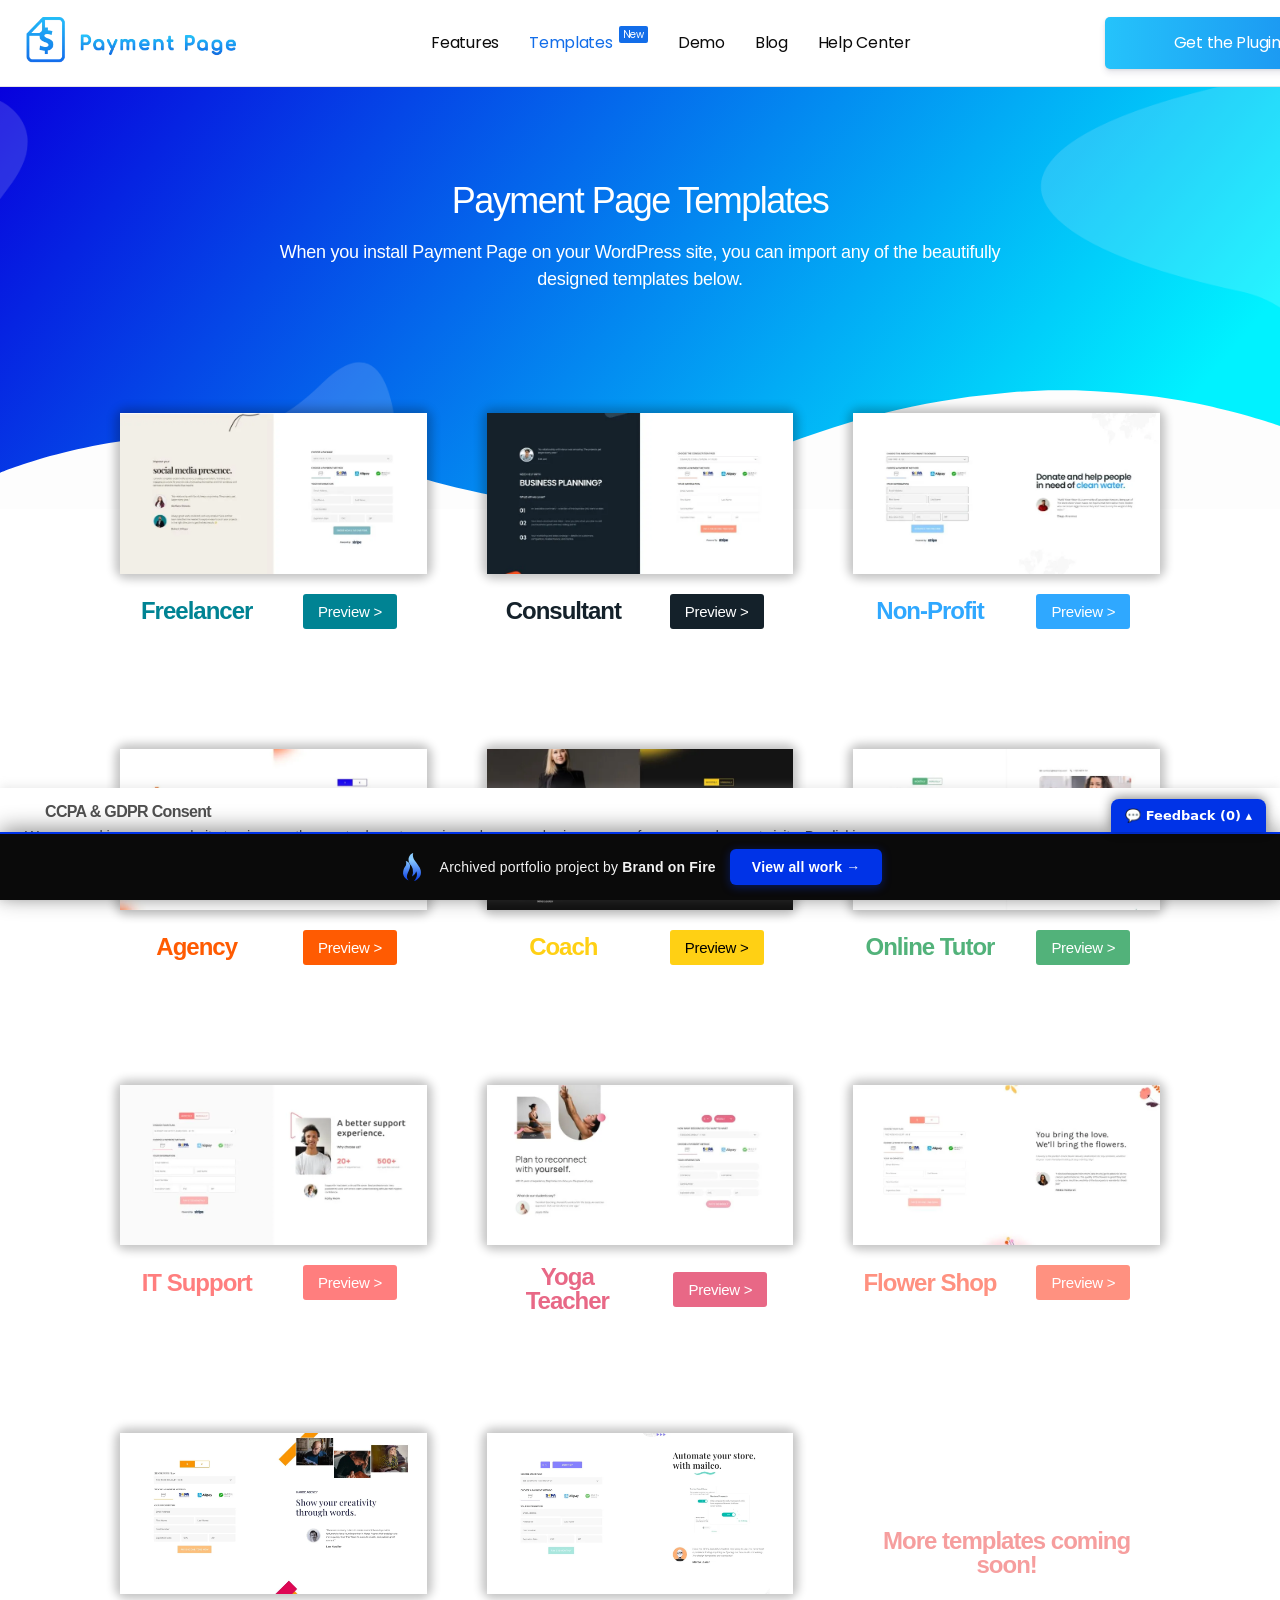
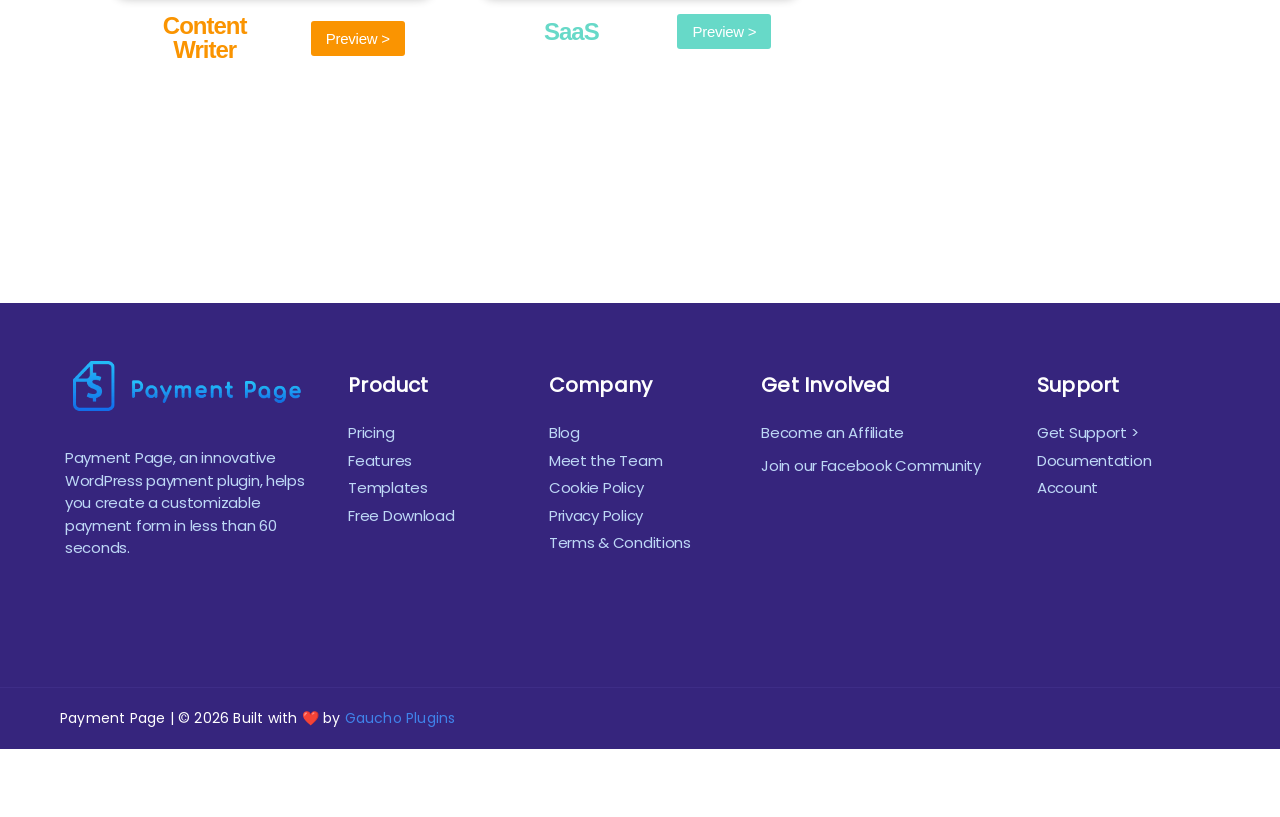
<file: templates/index.html>
<!doctype html><html lang="en-US" prefix="og: https://ogp.me/ns#" class="" data-bofp="0"><head><meta charset="UTF-8"><meta name="viewport" content="width=device-width, initial-scale=1.0, viewport-fit=cover"><title>Templates | Payment Page</title><meta name="description" content="When you install Payment Page on your WordPress site, you can import any of the beautifully designed templates below."><meta name="robots" content="follow, index, max-snippet:-1, max-video-preview:-1, max-image-preview:large"><link rel="canonical" href="/templates/"><meta property="og:locale" content="en_US"><meta property="og:type" content="article"><meta property="og:title" content="Templates | Payment Page"><meta property="og:description" content="When you install Payment Page on your WordPress site, you can import any of the beautifully designed templates below."><meta property="og:url" content="/templates/"><meta property="og:site_name" content="Payment Page"><meta property="og:updated_time" content="2022-02-04T15:07:34-08:00"><meta property="og:image" content="/wp-content/uploads/2022/02/Freelancer-V1-Thumbnail.jpg"><meta property="og:image:secure_url" content="/wp-content/uploads/2022/02/Freelancer-V1-Thumbnail.jpg"><meta property="og:image:width" content="1200"><meta property="og:image:height" content="630"><meta property="og:image:alt" content="Freelancer V1 Thumbnail"><meta property="og:image:type" content="image/jpeg"><meta name="twitter:card" content="summary_large_image"><meta name="twitter:title" content="Templates | Payment Page"><meta name="twitter:description" content="When you install Payment Page on your WordPress site, you can import any of the beautifully designed templates below."><meta name="twitter:image" content="/wp-content/uploads/2022/02/Freelancer-V1-Thumbnail.jpg"><meta name="twitter:label1" content="Time to read"><meta name="twitter:data1" content="Less than a minute"><link rel="alternate" type="application/rss+xml" title="Payment Page » Feed" href="/feed/"><link rel="https://api.w.org/" href="/wp-json/"><link rel="alternate" title="JSON" type="application/json" href="/wp-json/wp/v2/pages/1000"><meta name="generator" content="Elementor 4.1.1; features: additional_custom_breakpoints; settings: css_print_method-internal, google_font-enabled, font_display-auto"><link rel="icon" href="/wp-content/uploads/2020/05/cropped-PP_fav-1-32x32.png" sizes="32x32"><link rel="icon" href="/wp-content/uploads/2020/05/cropped-PP_fav-1-192x192.png" sizes="192x192"><link rel="apple-touch-icon" href="/wp-content/uploads/2020/05/cropped-PP_fav-1-180x180.png"><meta name="msapplication-TileImage" content="/wp-content/uploads/2020/05/cropped-PP_fav-1-270x270.png"><meta name="generator" content="WP Rocket 3.20.2" data-wpr-features="wpr_minify_js wpr_lazyload_images wpr_lazyload_iframes wpr_preconnect_external_domains wpr_oci wpr_minify_css wpr_preload_links wpr_desktop"><link rel="stylesheet" href="../style.css"><style>[data-bofp="1"]{background-color:rgb(255, 255, 255)!important;color:rgb(2, 2, 2)!important}[data-bofp="2"]{background-color:rgb(255, 255, 255)!important;color:rgb(2, 2, 2)!important}[data-bofp="3"]{background-color:rgb(255, 255, 255)!important;color:rgb(2, 2, 2)!important}[data-bofp="4"]{background-color:rgb(54, 37, 125)!important;color:rgb(2, 2, 2)!important}[data-bofp="5"]{background-color:rgb(54, 37, 125)!important;color:rgb(2, 2, 2)!important}[data-bofp="6"]{background-color:rgb(255, 255, 255)!important;color:rgb(81, 81, 81)!important}</style><meta name="robots" content="noindex, nofollow"><style id="bof-noform">form,form *,fieldset,fieldset *,input,textarea,select,label.fusion-form-label,.wpcf7,.wpcf7 *,.fusion-form,.fusion-form *,.fusion-contact-form,.fusion-contact-form *,.elementor-form,.elementor-form *,.gform_wrapper,.gform_wrapper *,[class*="contact-form"],[class*="contact-form"] *,[id*="contact-form"],[id*="contact-form"] *{pointer-events:none!important;cursor:default!important;-webkit-user-select:none!important;user-select:none!important}</style></head><body data-rsssl="1" class="wp-singular page-template page-template-elementor_header_footer page page-id-1000 page-parent custom-background wp-custom-logo wp-embed-responsive wp-theme-twentytwenty mega-menu-primary mega-menu-expanded singular enable-search-modal missing-post-thumbnail has-no-pagination not-showing-comments show-avatars elementor_header_footer footer-top-visible reduced-spacing elementor-default elementor-template-full-width elementor-kit-7 elementor-page elementor-page-1000 e--ua-blink e--ua-mac e--ua-webkit" data-elementor-device-mode="desktop" data-bofp="1"><a class="skip-link screen-reader-text" href="#site-content">Skip to the content</a>		<header data-elementor-type="header" data-elementor-id="1223" class="elementor elementor-1223 elementor-location-header" data-elementor-post-type="elementor_library"><section class="elementor-section elementor-top-section elementor-element elementor-element-026d8f6 elementor-section-full_width elementor-section-content-middle elementor-section-height-default elementor-section-height-default elementor-sticky elementor-sticky--effects elementor-sticky--active elementor-section--handles-inside" data-id="026d8f6" data-element_type="section" data-e-type="section" data-settings="{&quot;sticky&quot;:&quot;top&quot;,&quot;sticky_offset_mobile&quot;:0,&quot;background_background&quot;:&quot;classic&quot;,&quot;sticky_on&quot;:[&quot;desktop&quot;,&quot;tablet&quot;,&quot;mobile&quot;],&quot;sticky_offset&quot;:0,&quot;sticky_effects_offset&quot;:0,&quot;sticky_anchor_link_offset&quot;:0}" style="position: fixed; width: 1366px; margin-top: 0px; margin-bottom: 0px; top: 0px;" data-bofp="2"><div class="elementor-container elementor-column-gap-no"><div class="elementor-column elementor-col-33 elementor-top-column elementor-element elementor-element-97bc20b" data-id="97bc20b" data-element_type="column" data-e-type="column"><div class="elementor-widget-wrap elementor-element-populated"><div class="elementor-element elementor-element-d6634a5 elementor-hidden-tablet elementor-hidden-mobile elementor-widget elementor-widget-theme-site-logo elementor-widget-image" data-id="d6634a5" data-element_type="widget" data-e-type="widget" data-widget_type="theme-site-logo.default"><div class="elementor-widget-container"><a href="../index.html"><img fetchpriority="high" width="425" height="127" src="../_a/60b8e5782704.webp" class="attachment-full size-full wp-image-1227" alt="Payment Page Logo" decoding="sync">				</a></div></div><section class="elementor-section elementor-inner-section elementor-element elementor-element-ea21c67 elementor-section-content-middle elementor-hidden-desktop elementor-section-boxed elementor-section-height-default elementor-section-height-default" data-id="ea21c67" data-element_type="section" data-e-type="section"><div class="elementor-container elementor-column-gap-default"><div class="elementor-column elementor-col-50 elementor-inner-column elementor-element elementor-element-7f04a51" data-id="7f04a51" data-element_type="column" data-e-type="column"><div class="elementor-widget-wrap elementor-element-populated"><div class="elementor-element elementor-element-5f401c7 elementor-widget elementor-widget-theme-site-logo elementor-widget-image" data-id="5f401c7" data-element_type="widget" data-e-type="widget" data-widget_type="theme-site-logo.default"><div class="elementor-widget-container"><a href="../index.html"><img fetchpriority="high" width="425" height="127" src="../_a/60b8e5782704.webp" class="attachment-full size-full wp-image-1227" alt="Payment Page Logo" decoding="sync">				</a></div></div></div></div><div class="elementor-column elementor-col-50 elementor-inner-column elementor-element elementor-element-3806515" data-id="3806515" data-element_type="column" data-e-type="column"><div class="elementor-widget-wrap elementor-element-populated"><div class="elementor-element elementor-element-ff481a4 elementor-nav-menu__align-justify elementor-nav-menu--stretch elementor-nav-menu__text-align-center elementor-nav-menu--dropdown-tablet elementor-nav-menu--toggle elementor-nav-menu--burger elementor-widget elementor-widget-nav-menu" data-id="ff481a4" data-element_type="widget" data-e-type="widget" data-settings="{&quot;full_width&quot;:&quot;stretch&quot;,&quot;layout&quot;:&quot;horizontal&quot;,&quot;submenu_icon&quot;:{&quot;value&quot;:&quot;&lt;i class=\&quot;fas fa-caret-down\&quot; aria-hidden=\&quot;true\&quot;&gt;&lt;\/i&gt;&quot;,&quot;library&quot;:&quot;fa-solid&quot;},&quot;toggle&quot;:&quot;burger&quot;}" data-widget_type="nav-menu.default"><div class="elementor-widget-container"><nav aria-label="Menu" class="elementor-nav-menu--main elementor-nav-menu__container elementor-nav-menu--layout-horizontal e--pointer-none"><ul id="menu-1-ff481a4" class="elementor-nav-menu" data-smartmenus-id="17822874289585884"><li class="menu-item menu-item-type-post_type menu-item-object-page menu-item-10734"><a href="../features/index.html" class="elementor-item">Features</a></li><li class="menu-item menu-item-type-post_type menu-item-object-page current-menu-item page_item page-item-1000 current_page_item menu-item-1035"><a href="../templates/index.html" aria-current="page" class="elementor-item elementor-item-active">Templates</a></li><li class="menu-item menu-item-type-post_type menu-item-object-page menu-item-4497"><a href="../demo/index.html" class="elementor-item">Demo</a></li><li class="menu-item menu-item-type-post_type menu-item-object-page menu-item-10738"><a href="../blog/index.html" class="elementor-item">Blog</a></li><li class="menu-item menu-item-type-post_type menu-item-object-page menu-item-has-children menu-item-5776"><a href="../support/index.html" class="elementor-item has-submenu" id="sm-17822874289585884-1" aria-haspopup="true" aria-controls="sm-17822874289585884-2" aria-expanded="false">Help Center<span class="sub-arrow"><i class="fas fa-caret-down" aria-hidden="true"></i></span></a><ul class="sub-menu elementor-nav-menu--dropdown" id="sm-17822874289585884-2" role="group" aria-hidden="true" aria-labelledby="sm-17822874289585884-1" aria-expanded="false"><li class="menu-item menu-item-type-post_type menu-item-object-page menu-item-6088"><a href="../support/index.html" class="elementor-sub-item">Pre-Sale Questions</a></li><li class="menu-item menu-item-type-custom menu-item-object-custom menu-item-6083"><a class="elementor-sub-item">Videos</a></li><li class="menu-item menu-item-type-post_type menu-item-object-page menu-item-11232"><a href="../faqs/index.html" class="elementor-sub-item">FAQs</a></li><li class="menu-item menu-item-type-custom menu-item-object-custom menu-item-6087"><a class="elementor-sub-item">Facebook Community</a></li><li class="menu-item menu-item-type-custom menu-item-object-custom menu-item-6082"><a target="_blank" class="elementor-sub-item">Documentation</a></li></ul></li><li class="menu-item menu-item-type-post_type menu-item-object-page menu-item-8117"><a href="../pricing/index.html" class="elementor-item">Get the Plugin</a></li></ul>			</nav><div class="elementor-menu-toggle" role="button" tabindex="0" aria-label="Menu Toggle" aria-expanded="false" style=""><i aria-hidden="true" role="presentation" class="elementor-menu-toggle__icon--open eicon-menu-bar"></i><i aria-hidden="true" role="presentation" class="elementor-menu-toggle__icon--close eicon-close"></i>		</div><nav class="elementor-nav-menu--dropdown elementor-nav-menu__container" aria-hidden="true" style="top: 0px; --menu-height: 0; width: 1366px; left: 0px;"><ul id="menu-2-ff481a4" class="elementor-nav-menu" data-smartmenus-id="17822874289602207"><li class="menu-item menu-item-type-post_type menu-item-object-page menu-item-10734"><a href="../features/index.html" class="elementor-item" tabindex="-1">Features</a></li><li class="menu-item menu-item-type-post_type menu-item-object-page current-menu-item page_item page-item-1000 current_page_item menu-item-1035"><a href="../templates/index.html" aria-current="page" class="elementor-item elementor-item-active" tabindex="-1">Templates</a></li><li class="menu-item menu-item-type-post_type menu-item-object-page menu-item-4497"><a href="../demo/index.html" class="elementor-item" tabindex="-1">Demo</a></li><li class="menu-item menu-item-type-post_type menu-item-object-page menu-item-10738"><a href="../blog/index.html" class="elementor-item" tabindex="-1">Blog</a></li><li class="menu-item menu-item-type-post_type menu-item-object-page menu-item-has-children menu-item-5776"><a href="../support/index.html" class="elementor-item has-submenu" tabindex="-1" id="sm-17822874289602207-1" aria-haspopup="true" aria-controls="sm-17822874289602207-2" aria-expanded="false">Help Center<span class="sub-arrow"><i class="fas fa-caret-down" aria-hidden="true"></i></span></a><ul class="sub-menu elementor-nav-menu--dropdown" id="sm-17822874289602207-2" role="group" aria-hidden="true" aria-labelledby="sm-17822874289602207-1" aria-expanded="false"><li class="menu-item menu-item-type-post_type menu-item-object-page menu-item-6088"><a href="../support/index.html" class="elementor-sub-item" tabindex="-1">Pre-Sale Questions</a></li><li class="menu-item menu-item-type-custom menu-item-object-custom menu-item-6083"><a class="elementor-sub-item" tabindex="-1">Videos</a></li><li class="menu-item menu-item-type-post_type menu-item-object-page menu-item-11232"><a href="../faqs/index.html" class="elementor-sub-item" tabindex="-1">FAQs</a></li><li class="menu-item menu-item-type-custom menu-item-object-custom menu-item-6087"><a class="elementor-sub-item" tabindex="-1">Facebook Community</a></li><li class="menu-item menu-item-type-custom menu-item-object-custom menu-item-6082"><a target="_blank" class="elementor-sub-item" tabindex="-1">Documentation</a></li></ul></li><li class="menu-item menu-item-type-post_type menu-item-object-page menu-item-8117"><a href="../pricing/index.html" class="elementor-item" tabindex="-1">Get the Plugin</a></li></ul>			</nav></div></div></div></div></div></section></div></div><div class="elementor-column elementor-col-33 elementor-top-column elementor-element elementor-element-6b8be8e elementor-hidden-tablet elementor-hidden-mobile" data-id="6b8be8e" data-element_type="column" data-e-type="column"><div class="elementor-widget-wrap elementor-element-populated"><div class="elementor-element elementor-element-35cfc25e elementor-hidden-tablet elementor-hidden-mobile elementor-widget elementor-widget-wp-widget-maxmegamenu" data-id="35cfc25e" data-element_type="widget" data-e-type="widget" data-widget_type="wp-widget-maxmegamenu.default"><div class="elementor-widget-container"><div id="mega-menu-wrap-primary" class="mega-menu-wrap"><div class="mega-menu-toggle"><div class="mega-toggle-blocks-left"></div><div class="mega-toggle-blocks-center"></div><div class="mega-toggle-blocks-right"><div class="mega-toggle-block mega-menu-toggle-animated-block mega-toggle-block-0" id="mega-toggle-block-0"><button aria-controls="mega-menu-primary" aria-expanded="false" aria-haspopup="true" aria-label="Toggle Menu" class="mega-toggle-animated mega-toggle-animated-slider" type="button"><span class="mega-toggle-animated-box"><span class="mega-toggle-animated-inner"></span></span></button></div></div></div><ul id="mega-menu-primary" class="mega-menu max-mega-menu mega-menu-horizontal" data-event="hover_intent" data-effect="fade_up" data-effect-speed="200" data-effect-mobile="disabled" data-effect-speed-mobile="0" data-panel-inner-width="300px" data-mobile-force-width="false" data-second-click="go" data-document-click="collapse" data-vertical-behaviour="standard" data-breakpoint="768" data-unbind="true" data-mobile-state="collapse_all" data-mobile-direction="vertical" data-overlay-desktop="false" data-overlay-mobile="false"><li class="mega-menu-item mega-menu-item-type-post_type mega-menu-item-object-page mega-menu-item-10734" id="mega-menu-item-10734"><a class="mega-menu-link" href="../features/index.html">Features</a></li><li class="mega-menu-item mega-menu-item-type-post_type mega-menu-item-object-page mega-current-menu-item mega-page_item mega-page-item-1000 mega-current_page_item mega-2-columns mega-sub-columns mega-menu-item-1035" style="--columns:2" id="mega-menu-item-1035"><a class="mega-menu-link" href="../templates/index.html" aria-current="page">Templates<span class="mega-menu-badge mega-menu-badge-style-one">New</span></a></li><li class="mega-menu-item mega-menu-item-type-post_type mega-menu-item-object-page mega-menu-item-4497" id="mega-menu-item-4497"><a class="mega-menu-link" href="../demo/index.html">Demo</a></li><li class="mega-menu-item mega-menu-item-type-post_type mega-menu-item-object-page mega-menu-item-10738" id="mega-menu-item-10738"><a class="mega-menu-link" href="../blog/index.html">Blog</a></li><li class="mega-menu-item mega-menu-item-type-post_type mega-menu-item-object-page mega-menu-item-has-children mega-menu-megamenu mega-menu-grid mega-align-bottom-left mega-menu-item-5776" id="mega-menu-item-5776"><a class="mega-menu-link" href="../support/index.html" aria-expanded="false" aria-controls="mega-sub-menu-5776">Help Center<span class="mega-indicator" aria-hidden="true"></span></a><ul class="mega-sub-menu" role="presentation" id="mega-sub-menu-5776"><li class="mega-menu-row" id="mega-menu-5776-0"><ul class="mega-sub-menu" style="--columns:1" role="presentation"><li class="mega-menu-column mega-menu-columns-1-of-1" style="--columns:1; --span:1" id="mega-menu-5776-0-0"><ul class="mega-sub-menu"><li class="mega-menu-item mega-menu-item-type-post_type mega-menu-item-object-page mega-has-icon mega-icon-left mega-menu-item-6088" id="mega-menu-item-6088"><a class="fa-comments-o mega-menu-link" href="../support/index.html">Pre-Sale Questions</a></li><li class="mega-menu-item mega-menu-item-type-custom mega-menu-item-object-custom mega-has-icon mega-icon-left mega-menu-item-6082" id="mega-menu-item-6082"><a target="_blank" class="fa-book mega-menu-link">Documentation</a></li><li class="mega-menu-item mega-menu-item-type-post_type mega-menu-item-object-page mega-has-icon mega-icon-left mega-menu-item-11232" id="mega-menu-item-11232"><a class="fa-question mega-menu-link" href="../faqs/index.html">FAQs</a></li><li class="mega-menu-item mega-menu-item-type-custom mega-menu-item-object-custom mega-has-icon mega-icon-left mega-menu-item-6083" id="mega-menu-item-6083"><a class="fas fa-video mega-menu-link">Videos</a></li><li class="mega-menu-item mega-menu-item-type-custom mega-menu-item-object-custom mega-has-icon mega-icon-left mega-menu-item-6087" id="mega-menu-item-6087"><a class="fab fa-facebook mega-menu-link">Facebook Community</a></li>		</ul></li>	</ul></li></ul></li><li class="mega-menu-item mega-menu-item-type-post_type mega-menu-item-object-page mega-hide-on-desktop mega-menu-item-8117" id="mega-menu-item-8117"><a class="mega-menu-link" href="../pricing/index.html">Get the Plugin</a></li></ul></div>				</div></div></div></div><div class="elementor-column elementor-col-33 elementor-top-column elementor-element elementor-element-4d846db elementor-hidden-tablet elementor-hidden-mobile" data-id="4d846db" data-element_type="column" data-e-type="column"><div class="elementor-widget-wrap elementor-element-populated"><div class="elementor-element elementor-element-5d80e2f2 elementor-align-right elementor-widget elementor-widget-button" data-id="5d80e2f2" data-element_type="widget" data-e-type="widget" data-widget_type="button.default"><div class="elementor-widget-container"><div class="elementor-button-wrapper"><a class="elementor-button elementor-button-link elementor-size-md" href="../pricing/index.html"><span class="elementor-button-content-wrapper"><span class="elementor-button-icon"><i aria-hidden="true" class="fas fa-chevron-right"></i>			</span><span class="elementor-button-text">Get the Plugin </span></span></a></div></div></div></div></div></div></section><section class="elementor-section elementor-top-section elementor-element elementor-element-026d8f6 elementor-section-full_width elementor-section-content-middle elementor-section-height-default elementor-section-height-default elementor-sticky elementor-sticky--effects elementor-sticky__spacer" data-id="026d8f6" data-element_type="section" data-e-type="section" data-settings="{&quot;sticky&quot;:&quot;top&quot;,&quot;sticky_offset_mobile&quot;:0,&quot;background_background&quot;:&quot;classic&quot;,&quot;sticky_on&quot;:[&quot;desktop&quot;,&quot;tablet&quot;,&quot;mobile&quot;],&quot;sticky_offset&quot;:0,&quot;sticky_effects_offset&quot;:0,&quot;sticky_anchor_link_offset&quot;:0}" style="visibility: hidden; transition: none; animation: auto ease 0s 1 normal none running none;" data-bofp="3"><div class="elementor-container elementor-column-gap-no"><div class="elementor-column elementor-col-33 elementor-top-column elementor-element elementor-element-97bc20b" data-id="97bc20b" data-element_type="column" data-e-type="column"><div class="elementor-widget-wrap elementor-element-populated"><div class="elementor-element elementor-element-d6634a5 elementor-hidden-tablet elementor-hidden-mobile elementor-widget elementor-widget-theme-site-logo elementor-widget-image" data-id="d6634a5" data-element_type="widget" data-e-type="widget" data-widget_type="theme-site-logo.default"><div class="elementor-widget-container"><a href="../index.html"><img fetchpriority="high" width="425" height="127" src="../_a/60b8e5782704.webp" class="attachment-full size-full wp-image-1227" alt="Payment Page Logo" decoding="sync">				</a></div></div><section class="elementor-section elementor-inner-section elementor-element elementor-element-ea21c67 elementor-section-content-middle elementor-hidden-desktop elementor-section-boxed elementor-section-height-default elementor-section-height-default" data-id="ea21c67" data-element_type="section" data-e-type="section"><div class="elementor-container elementor-column-gap-default"><div class="elementor-column elementor-col-50 elementor-inner-column elementor-element elementor-element-7f04a51" data-id="7f04a51" data-element_type="column" data-e-type="column"><div class="elementor-widget-wrap elementor-element-populated"><div class="elementor-element elementor-element-5f401c7 elementor-widget elementor-widget-theme-site-logo elementor-widget-image" data-id="5f401c7" data-element_type="widget" data-e-type="widget" data-widget_type="theme-site-logo.default"><div class="elementor-widget-container"><a href="../index.html"><img fetchpriority="high" width="425" height="127" src="../_a/60b8e5782704.webp" class="attachment-full size-full wp-image-1227" alt="Payment Page Logo" decoding="sync">				</a></div></div></div></div><div class="elementor-column elementor-col-50 elementor-inner-column elementor-element elementor-element-3806515" data-id="3806515" data-element_type="column" data-e-type="column"><div class="elementor-widget-wrap elementor-element-populated"><div class="elementor-element elementor-element-ff481a4 elementor-nav-menu__align-justify elementor-nav-menu--stretch elementor-nav-menu__text-align-center elementor-nav-menu--dropdown-tablet elementor-nav-menu--toggle elementor-nav-menu--burger elementor-widget elementor-widget-nav-menu" data-id="ff481a4" data-element_type="widget" data-e-type="widget" data-settings="{&quot;full_width&quot;:&quot;stretch&quot;,&quot;layout&quot;:&quot;horizontal&quot;,&quot;submenu_icon&quot;:{&quot;value&quot;:&quot;&lt;i class=\&quot;fas fa-caret-down\&quot; aria-hidden=\&quot;true\&quot;&gt;&lt;\/i&gt;&quot;,&quot;library&quot;:&quot;fa-solid&quot;},&quot;toggle&quot;:&quot;burger&quot;}" data-widget_type="nav-menu.default"><div class="elementor-widget-container"><nav aria-label="Menu" class="elementor-nav-menu--main elementor-nav-menu__container elementor-nav-menu--layout-horizontal e--pointer-none"><ul id="menu-1-ff481a4" class="elementor-nav-menu" data-smartmenus-id="17822874289585884"><li class="menu-item menu-item-type-post_type menu-item-object-page menu-item-10734"><a href="../features/index.html" class="elementor-item">Features</a></li><li class="menu-item menu-item-type-post_type menu-item-object-page current-menu-item page_item page-item-1000 current_page_item menu-item-1035"><a href="../templates/index.html" aria-current="page" class="elementor-item elementor-item-active">Templates</a></li><li class="menu-item menu-item-type-post_type menu-item-object-page menu-item-4497"><a href="../demo/index.html" class="elementor-item">Demo</a></li><li class="menu-item menu-item-type-post_type menu-item-object-page menu-item-10738"><a href="../blog/index.html" class="elementor-item">Blog</a></li><li class="menu-item menu-item-type-post_type menu-item-object-page menu-item-has-children menu-item-5776"><a href="../support/index.html" class="elementor-item has-submenu" id="sm-17822874289585884-1" aria-haspopup="true" aria-controls="sm-17822874289585884-2" aria-expanded="false">Help Center<span class="sub-arrow"><i class="fas fa-caret-down" aria-hidden="true"></i></span></a><ul class="sub-menu elementor-nav-menu--dropdown" id="sm-17822874289585884-2" role="group" aria-hidden="true" aria-labelledby="sm-17822874289585884-1" aria-expanded="false"><li class="menu-item menu-item-type-post_type menu-item-object-page menu-item-6088"><a href="../support/index.html" class="elementor-sub-item">Pre-Sale Questions</a></li><li class="menu-item menu-item-type-custom menu-item-object-custom menu-item-6083"><a class="elementor-sub-item">Videos</a></li><li class="menu-item menu-item-type-post_type menu-item-object-page menu-item-11232"><a href="../faqs/index.html" class="elementor-sub-item">FAQs</a></li><li class="menu-item menu-item-type-custom menu-item-object-custom menu-item-6087"><a class="elementor-sub-item">Facebook Community</a></li><li class="menu-item menu-item-type-custom menu-item-object-custom menu-item-6082"><a target="_blank" class="elementor-sub-item">Documentation</a></li></ul></li><li class="menu-item menu-item-type-post_type menu-item-object-page menu-item-8117"><a href="../pricing/index.html" class="elementor-item">Get the Plugin</a></li></ul>			</nav><div class="elementor-menu-toggle" role="button" tabindex="0" aria-label="Menu Toggle" aria-expanded="false" style=""><i aria-hidden="true" role="presentation" class="elementor-menu-toggle__icon--open eicon-menu-bar"></i><i aria-hidden="true" role="presentation" class="elementor-menu-toggle__icon--close eicon-close"></i>		</div><nav class="elementor-nav-menu--dropdown elementor-nav-menu__container" aria-hidden="true" style="width: 1366px; left: 0px; top: 0px; --menu-height: 0;"><ul id="menu-2-ff481a4" class="elementor-nav-menu" data-smartmenus-id="17822874289602207"><li class="menu-item menu-item-type-post_type menu-item-object-page menu-item-10734"><a href="../features/index.html" class="elementor-item" tabindex="-1">Features</a></li><li class="menu-item menu-item-type-post_type menu-item-object-page current-menu-item page_item page-item-1000 current_page_item menu-item-1035"><a href="../templates/index.html" aria-current="page" class="elementor-item elementor-item-active" tabindex="-1">Templates</a></li><li class="menu-item menu-item-type-post_type menu-item-object-page menu-item-4497"><a href="../demo/index.html" class="elementor-item" tabindex="-1">Demo</a></li><li class="menu-item menu-item-type-post_type menu-item-object-page menu-item-10738"><a href="../blog/index.html" class="elementor-item" tabindex="-1">Blog</a></li><li class="menu-item menu-item-type-post_type menu-item-object-page menu-item-has-children menu-item-5776"><a href="../support/index.html" class="elementor-item has-submenu" tabindex="-1" id="sm-17822874289602207-1" aria-haspopup="true" aria-controls="sm-17822874289602207-2" aria-expanded="false">Help Center<span class="sub-arrow"><i class="fas fa-caret-down" aria-hidden="true"></i></span></a><ul class="sub-menu elementor-nav-menu--dropdown" id="sm-17822874289602207-2" role="group" aria-hidden="true" aria-labelledby="sm-17822874289602207-1" aria-expanded="false"><li class="menu-item menu-item-type-post_type menu-item-object-page menu-item-6088"><a href="../support/index.html" class="elementor-sub-item" tabindex="-1">Pre-Sale Questions</a></li><li class="menu-item menu-item-type-custom menu-item-object-custom menu-item-6083"><a class="elementor-sub-item" tabindex="-1">Videos</a></li><li class="menu-item menu-item-type-post_type menu-item-object-page menu-item-11232"><a href="../faqs/index.html" class="elementor-sub-item" tabindex="-1">FAQs</a></li><li class="menu-item menu-item-type-custom menu-item-object-custom menu-item-6087"><a class="elementor-sub-item" tabindex="-1">Facebook Community</a></li><li class="menu-item menu-item-type-custom menu-item-object-custom menu-item-6082"><a target="_blank" class="elementor-sub-item" tabindex="-1">Documentation</a></li></ul></li><li class="menu-item menu-item-type-post_type menu-item-object-page menu-item-8117"><a href="../pricing/index.html" class="elementor-item" tabindex="-1">Get the Plugin</a></li></ul>			</nav></div></div></div></div></div></section></div></div><div class="elementor-column elementor-col-33 elementor-top-column elementor-element elementor-element-6b8be8e elementor-hidden-tablet elementor-hidden-mobile" data-id="6b8be8e" data-element_type="column" data-e-type="column"><div class="elementor-widget-wrap elementor-element-populated"><div class="elementor-element elementor-element-35cfc25e elementor-hidden-tablet elementor-hidden-mobile elementor-widget elementor-widget-wp-widget-maxmegamenu" data-id="35cfc25e" data-element_type="widget" data-e-type="widget" data-widget_type="wp-widget-maxmegamenu.default"><div class="elementor-widget-container"><div id="mega-menu-wrap-primary" class="mega-menu-wrap"><div class="mega-menu-toggle"><div class="mega-toggle-blocks-left"></div><div class="mega-toggle-blocks-center"></div><div class="mega-toggle-blocks-right"><div class="mega-toggle-block mega-menu-toggle-animated-block mega-toggle-block-0" id="mega-toggle-block-0"><button aria-controls="mega-menu-primary" aria-expanded="false" aria-haspopup="true" aria-label="Toggle Menu" class="mega-toggle-animated mega-toggle-animated-slider" type="button"><span class="mega-toggle-animated-box"><span class="mega-toggle-animated-inner"></span></span></button></div></div></div><ul id="mega-menu-primary" class="mega-menu max-mega-menu mega-menu-horizontal" data-event="hover_intent" data-effect="fade_up" data-effect-speed="200" data-effect-mobile="disabled" data-effect-speed-mobile="0" data-panel-inner-width="300px" data-mobile-force-width="false" data-second-click="go" data-document-click="collapse" data-vertical-behaviour="standard" data-breakpoint="768" data-unbind="true" data-mobile-state="collapse_all" data-mobile-direction="vertical" data-overlay-desktop="false" data-overlay-mobile="false"><li class="mega-menu-item mega-menu-item-type-post_type mega-menu-item-object-page mega-menu-item-10734" id="mega-menu-item-10734"><a class="mega-menu-link" href="../features/index.html">Features</a></li><li class="mega-menu-item mega-menu-item-type-post_type mega-menu-item-object-page mega-current-menu-item mega-page_item mega-page-item-1000 mega-current_page_item mega-2-columns mega-sub-columns mega-menu-item-1035" style="--columns:2" id="mega-menu-item-1035"><a class="mega-menu-link" href="../templates/index.html" aria-current="page">Templates<span class="mega-menu-badge mega-menu-badge-style-one">New</span></a></li><li class="mega-menu-item mega-menu-item-type-post_type mega-menu-item-object-page mega-menu-item-4497" id="mega-menu-item-4497"><a class="mega-menu-link" href="../demo/index.html">Demo</a></li><li class="mega-menu-item mega-menu-item-type-post_type mega-menu-item-object-page mega-menu-item-10738" id="mega-menu-item-10738"><a class="mega-menu-link" href="../blog/index.html">Blog</a></li><li class="mega-menu-item mega-menu-item-type-post_type mega-menu-item-object-page mega-menu-item-has-children mega-menu-megamenu mega-menu-grid mega-align-bottom-left mega-menu-item-5776" id="mega-menu-item-5776"><a class="mega-menu-link" href="../support/index.html" aria-expanded="false" aria-controls="mega-sub-menu-5776">Help Center<span class="mega-indicator" aria-hidden="true"></span></a><ul class="mega-sub-menu" role="presentation" id="mega-sub-menu-5776"><li class="mega-menu-row" id="mega-menu-5776-0"><ul class="mega-sub-menu" style="--columns:1" role="presentation"><li class="mega-menu-column mega-menu-columns-1-of-1" style="--columns:1; --span:1" id="mega-menu-5776-0-0"><ul class="mega-sub-menu"><li class="mega-menu-item mega-menu-item-type-post_type mega-menu-item-object-page mega-has-icon mega-icon-left mega-menu-item-6088" id="mega-menu-item-6088"><a class="fa-comments-o mega-menu-link" href="../support/index.html">Pre-Sale Questions</a></li><li class="mega-menu-item mega-menu-item-type-custom mega-menu-item-object-custom mega-has-icon mega-icon-left mega-menu-item-6082" id="mega-menu-item-6082"><a target="_blank" class="fa-book mega-menu-link">Documentation</a></li><li class="mega-menu-item mega-menu-item-type-post_type mega-menu-item-object-page mega-has-icon mega-icon-left mega-menu-item-11232" id="mega-menu-item-11232"><a class="fa-question mega-menu-link" href="../faqs/index.html">FAQs</a></li><li class="mega-menu-item mega-menu-item-type-custom mega-menu-item-object-custom mega-has-icon mega-icon-left mega-menu-item-6083" id="mega-menu-item-6083"><a class="fas fa-video mega-menu-link">Videos</a></li><li class="mega-menu-item mega-menu-item-type-custom mega-menu-item-object-custom mega-has-icon mega-icon-left mega-menu-item-6087" id="mega-menu-item-6087"><a class="fab fa-facebook mega-menu-link">Facebook Community</a></li>		</ul></li>	</ul></li></ul></li><li class="mega-menu-item mega-menu-item-type-post_type mega-menu-item-object-page mega-hide-on-desktop mega-menu-item-8117" id="mega-menu-item-8117"><a class="mega-menu-link" href="../pricing/index.html">Get the Plugin</a></li></ul></div>				</div></div></div></div><div class="elementor-column elementor-col-33 elementor-top-column elementor-element elementor-element-4d846db elementor-hidden-tablet elementor-hidden-mobile" data-id="4d846db" data-element_type="column" data-e-type="column"><div class="elementor-widget-wrap elementor-element-populated"><div class="elementor-element elementor-element-5d80e2f2 elementor-align-right elementor-widget elementor-widget-button" data-id="5d80e2f2" data-element_type="widget" data-e-type="widget" data-widget_type="button.default"><div class="elementor-widget-container"><div class="elementor-button-wrapper"><a class="elementor-button elementor-button-link elementor-size-md" href="../pricing/index.html"><span class="elementor-button-content-wrapper"><span class="elementor-button-icon"><i aria-hidden="true" class="fas fa-chevron-right"></i>			</span><span class="elementor-button-text">Get the Plugin </span></span></a></div></div></div></div></div></div></section></header><div data-elementor-type="wp-page" data-elementor-id="1000" class="elementor elementor-1000" data-elementor-post-type="page"><section class="elementor-section elementor-top-section elementor-element elementor-element-500f042b elementor-section-boxed elementor-section-height-default elementor-section-height-default" data-id="500f042b" data-element_type="section" data-e-type="section" data-settings="{&quot;background_background&quot;:&quot;gradient&quot;,&quot;shape_divider_bottom&quot;:&quot;waves&quot;}"><div class="elementor-background-overlay"></div><div class="elementor-shape elementor-shape-bottom" aria-hidden="true" data-negative="false"><svg xmlns="http://www.w3.org/2000/svg" viewBox="0 0 1000 100" preserveAspectRatio="none"><path class="elementor-shape-fill" d="M421.9,6.5c22.6-2.5,51.5,0.4,75.5,5.3c23.6,4.9,70.9,23.5,100.5,35.7c75.8,32.2,133.7,44.5,192.6,49.7
	c23.6,2.1,48.7,3.5,103.4-2.5c54.7-6,106.2-25.6,106.2-25.6V0H0v30.3c0,0,72,32.6,158.4,30.5c39.2-0.7,92.8-6.7,134-22.4
	c21.2-8.1,52.2-18.2,79.7-24.2C399.3,7.9,411.6,7.5,421.9,6.5z"></path></svg>		</div><div class="elementor-container elementor-column-gap-default"><div class="elementor-column elementor-col-100 elementor-top-column elementor-element elementor-element-32451dc3" data-id="32451dc3" data-element_type="column" data-e-type="column"><div class="elementor-widget-wrap elementor-element-populated"><div class="elementor-element elementor-element-179270e9 elementor-widget elementor-widget-heading" data-id="179270e9" data-element_type="widget" data-e-type="widget" data-widget_type="heading.default"><div class="elementor-widget-container"><h1 class="elementor-heading-title elementor-size-default">Payment Page Templates</h1>				</div></div><div class="elementor-element elementor-element-3d05a9d2 elementor-widget elementor-widget-text-editor" data-id="3d05a9d2" data-element_type="widget" data-e-type="widget" data-widget_type="text-editor.default"><div class="elementor-widget-container"><p>When you install Payment Page on your WordPress site, you can import any of the beautifully designed templates below.</p>								</div></div></div></div></div></section><section class="elementor-section elementor-top-section elementor-element elementor-element-5c967a8 elementor-section-boxed elementor-section-height-default elementor-section-height-default" data-id="5c967a8" data-element_type="section" data-e-type="section" data-settings="{&quot;background_background&quot;:&quot;gradient&quot;}"><div class="elementor-container elementor-column-gap-wider"><div class="elementor-column elementor-col-33 elementor-top-column elementor-element elementor-element-f8a2f05" data-id="f8a2f05" data-element_type="column" data-e-type="column"><div class="elementor-widget-wrap elementor-element-populated"><div class="elementor-element elementor-element-3b2085e elementor-widget elementor-widget-image" data-id="3b2085e" data-element_type="widget" data-e-type="widget" data-widget_type="image.default"><div class="elementor-widget-container"><img decoding="sync" width="580" height="305" src="../_a/dd62ad756ef5.webp" class="attachment-large size-large wp-image-7800" alt="Freelancer V1 Thumbnail">															</div></div><section class="elementor-section elementor-inner-section elementor-element elementor-element-2fab83d elementor-section-content-middle elementor-section-boxed elementor-section-height-default elementor-section-height-default" data-id="2fab83d" data-element_type="section" data-e-type="section"><div class="elementor-container elementor-column-gap-default"><div class="elementor-column elementor-col-50 elementor-inner-column elementor-element elementor-element-c4f5a7a" data-id="c4f5a7a" data-element_type="column" data-e-type="column"><div class="elementor-widget-wrap elementor-element-populated"><div class="elementor-element elementor-element-8d0220c elementor-widget elementor-widget-heading" data-id="8d0220c" data-element_type="widget" data-e-type="widget" data-widget_type="heading.default"><div class="elementor-widget-container"><h5 class="elementor-heading-title elementor-size-default">Freelancer</h5>				</div></div></div></div><div class="elementor-column elementor-col-50 elementor-inner-column elementor-element elementor-element-7a44106" data-id="7a44106" data-element_type="column" data-e-type="column"><div class="elementor-widget-wrap elementor-element-populated"><div class="elementor-element elementor-element-cbbc8e7 elementor-align-center elementor-widget elementor-widget-button" data-id="cbbc8e7" data-element_type="widget" data-e-type="widget" data-widget_type="button.default"><div class="elementor-widget-container"><div class="elementor-button-wrapper"><a class="elementor-button elementor-button-link elementor-size-sm" href="#" target="_blank"><span class="elementor-button-content-wrapper"><span class="elementor-button-text">Preview &gt;</span></span></a></div></div></div></div></div></div></section></div></div><div class="elementor-column elementor-col-33 elementor-top-column elementor-element elementor-element-52c791c" data-id="52c791c" data-element_type="column" data-e-type="column"><div class="elementor-widget-wrap elementor-element-populated"><div class="elementor-element elementor-element-3833536 elementor-widget elementor-widget-image" data-id="3833536" data-element_type="widget" data-e-type="widget" data-widget_type="image.default"><div class="elementor-widget-container"><img decoding="sync" width="580" height="305" src="../_a/28a1e429a7d8.webp" class="attachment-large size-large wp-image-7798" alt="Consultant V1 Thumbnail">															</div></div><section class="elementor-section elementor-inner-section elementor-element elementor-element-70c2e1d elementor-section-content-middle elementor-section-boxed elementor-section-height-default elementor-section-height-default" data-id="70c2e1d" data-element_type="section" data-e-type="section"><div class="elementor-container elementor-column-gap-default"><div class="elementor-column elementor-col-50 elementor-inner-column elementor-element elementor-element-0c9fdc0" data-id="0c9fdc0" data-element_type="column" data-e-type="column"><div class="elementor-widget-wrap elementor-element-populated"><div class="elementor-element elementor-element-400641c elementor-widget elementor-widget-heading" data-id="400641c" data-element_type="widget" data-e-type="widget" data-widget_type="heading.default"><div class="elementor-widget-container"><h5 class="elementor-heading-title elementor-size-default">Consultant</h5>				</div></div></div></div><div class="elementor-column elementor-col-50 elementor-inner-column elementor-element elementor-element-cf9b0b2" data-id="cf9b0b2" data-element_type="column" data-e-type="column"><div class="elementor-widget-wrap elementor-element-populated"><div class="elementor-element elementor-element-21bdfd7 elementor-align-center elementor-widget elementor-widget-button" data-id="21bdfd7" data-element_type="widget" data-e-type="widget" data-widget_type="button.default"><div class="elementor-widget-container"><div class="elementor-button-wrapper"><a class="elementor-button elementor-button-link elementor-size-sm" href="#" target="_blank"><span class="elementor-button-content-wrapper"><span class="elementor-button-text">Preview &gt;</span></span></a></div></div></div></div></div></div></section></div></div><div class="elementor-column elementor-col-33 elementor-top-column elementor-element elementor-element-4bb7738" data-id="4bb7738" data-element_type="column" data-e-type="column"><div class="elementor-widget-wrap elementor-element-populated"><div class="elementor-element elementor-element-c751be8 elementor-widget elementor-widget-image" data-id="c751be8" data-element_type="widget" data-e-type="widget" data-widget_type="image.default"><div class="elementor-widget-container"><img decoding="sync" width="580" height="305" src="../_a/5ed90a433928.webp" class="attachment-large size-large wp-image-7802" alt="Non Profit V1 Thumbnail">															</div></div><section class="elementor-section elementor-inner-section elementor-element elementor-element-599ed80 elementor-section-content-middle elementor-section-boxed elementor-section-height-default elementor-section-height-default" data-id="599ed80" data-element_type="section" data-e-type="section"><div class="elementor-container elementor-column-gap-default"><div class="elementor-column elementor-col-50 elementor-inner-column elementor-element elementor-element-d1fc894" data-id="d1fc894" data-element_type="column" data-e-type="column"><div class="elementor-widget-wrap elementor-element-populated"><div class="elementor-element elementor-element-49aaed8 elementor-widget elementor-widget-heading" data-id="49aaed8" data-element_type="widget" data-e-type="widget" data-widget_type="heading.default"><div class="elementor-widget-container"><h5 class="elementor-heading-title elementor-size-default">Non-Profit</h5>				</div></div></div></div><div class="elementor-column elementor-col-50 elementor-inner-column elementor-element elementor-element-07c98bf" data-id="07c98bf" data-element_type="column" data-e-type="column"><div class="elementor-widget-wrap elementor-element-populated"><div class="elementor-element elementor-element-d1e22ff elementor-align-center elementor-widget elementor-widget-button" data-id="d1e22ff" data-element_type="widget" data-e-type="widget" data-widget_type="button.default"><div class="elementor-widget-container"><div class="elementor-button-wrapper"><a class="elementor-button elementor-button-link elementor-size-sm" href="#" target="_blank"><span class="elementor-button-content-wrapper"><span class="elementor-button-text">Preview &gt;</span></span></a></div></div></div></div></div></div></section></div></div></div></section><section class="elementor-section elementor-top-section elementor-element elementor-element-e4c47eb elementor-section-boxed elementor-section-height-default elementor-section-height-default" data-id="e4c47eb" data-element_type="section" data-e-type="section" data-settings="{&quot;background_background&quot;:&quot;gradient&quot;}"><div class="elementor-container elementor-column-gap-wider"><div class="elementor-column elementor-col-33 elementor-top-column elementor-element elementor-element-468e035" data-id="468e035" data-element_type="column" data-e-type="column"><div class="elementor-widget-wrap elementor-element-populated"><div class="elementor-element elementor-element-d8c7617 elementor-widget elementor-widget-image" data-id="d8c7617" data-element_type="widget" data-e-type="widget" data-widget_type="image.default"><div class="elementor-widget-container"><img decoding="sync" width="580" height="305" src="../_a/52f4cd8aefad.webp" class="attachment-large size-large wp-image-7804" alt="Agency V1 Thumbnail">															</div></div><section class="elementor-section elementor-inner-section elementor-element elementor-element-bf5bb47 elementor-section-content-middle elementor-section-boxed elementor-section-height-default elementor-section-height-default" data-id="bf5bb47" data-element_type="section" data-e-type="section"><div class="elementor-container elementor-column-gap-default"><div class="elementor-column elementor-col-50 elementor-inner-column elementor-element elementor-element-2a4027b" data-id="2a4027b" data-element_type="column" data-e-type="column"><div class="elementor-widget-wrap elementor-element-populated"><div class="elementor-element elementor-element-c96fb7e elementor-widget elementor-widget-heading" data-id="c96fb7e" data-element_type="widget" data-e-type="widget" data-widget_type="heading.default"><div class="elementor-widget-container"><h5 class="elementor-heading-title elementor-size-default">Agency</h5>				</div></div></div></div><div class="elementor-column elementor-col-50 elementor-inner-column elementor-element elementor-element-5884ed9" data-id="5884ed9" data-element_type="column" data-e-type="column"><div class="elementor-widget-wrap elementor-element-populated"><div class="elementor-element elementor-element-50d7227 elementor-align-center elementor-widget elementor-widget-button" data-id="50d7227" data-element_type="widget" data-e-type="widget" data-widget_type="button.default"><div class="elementor-widget-container"><div class="elementor-button-wrapper"><a class="elementor-button elementor-button-link elementor-size-sm" href="#" target="_blank"><span class="elementor-button-content-wrapper"><span class="elementor-button-text">Preview &gt;</span></span></a></div></div></div></div></div></div></section></div></div><div class="elementor-column elementor-col-33 elementor-top-column elementor-element elementor-element-c9e2a81" data-id="c9e2a81" data-element_type="column" data-e-type="column"><div class="elementor-widget-wrap elementor-element-populated"><div class="elementor-element elementor-element-7036c97 elementor-widget elementor-widget-image" data-id="7036c97" data-element_type="widget" data-e-type="widget" data-widget_type="image.default"><div class="elementor-widget-container"><img decoding="sync" width="580" height="305" src="../_a/ca9b24c212b5.webp" class="attachment-large size-large wp-image-7807" alt="Coaching V1 Thumbnail">															</div></div><section class="elementor-section elementor-inner-section elementor-element elementor-element-3ae99f0 elementor-section-content-middle elementor-section-boxed elementor-section-height-default elementor-section-height-default" data-id="3ae99f0" data-element_type="section" data-e-type="section"><div class="elementor-container elementor-column-gap-default"><div class="elementor-column elementor-col-50 elementor-inner-column elementor-element elementor-element-74b4367" data-id="74b4367" data-element_type="column" data-e-type="column"><div class="elementor-widget-wrap elementor-element-populated"><div class="elementor-element elementor-element-dc813d2 elementor-widget elementor-widget-heading" data-id="dc813d2" data-element_type="widget" data-e-type="widget" data-widget_type="heading.default"><div class="elementor-widget-container"><h5 class="elementor-heading-title elementor-size-default">Coach</h5>				</div></div></div></div><div class="elementor-column elementor-col-50 elementor-inner-column elementor-element elementor-element-5a9193e" data-id="5a9193e" data-element_type="column" data-e-type="column"><div class="elementor-widget-wrap elementor-element-populated"><div class="elementor-element elementor-element-6db057d elementor-align-center elementor-widget elementor-widget-button" data-id="6db057d" data-element_type="widget" data-e-type="widget" data-widget_type="button.default"><div class="elementor-widget-container"><div class="elementor-button-wrapper"><a class="elementor-button elementor-button-link elementor-size-sm" href="#" target="_blank"><span class="elementor-button-content-wrapper"><span class="elementor-button-text">Preview &gt;</span></span></a></div></div></div></div></div></div></section></div></div><div class="elementor-column elementor-col-33 elementor-top-column elementor-element elementor-element-947b09b" data-id="947b09b" data-element_type="column" data-e-type="column"><div class="elementor-widget-wrap elementor-element-populated"><div class="elementor-element elementor-element-bab7db9 elementor-widget elementor-widget-image" data-id="bab7db9" data-element_type="widget" data-e-type="widget" data-widget_type="image.default"><div class="elementor-widget-container"><img decoding="sync" width="580" height="305" src="../_a/17d5d9ab02bc.webp" class="attachment-large size-large wp-image-7810" alt="Online Tutor V1 Thumbnail">															</div></div><section class="elementor-section elementor-inner-section elementor-element elementor-element-d83cc3e elementor-section-content-middle elementor-section-boxed elementor-section-height-default elementor-section-height-default" data-id="d83cc3e" data-element_type="section" data-e-type="section"><div class="elementor-container elementor-column-gap-default"><div class="elementor-column elementor-col-50 elementor-inner-column elementor-element elementor-element-a5e0218" data-id="a5e0218" data-element_type="column" data-e-type="column"><div class="elementor-widget-wrap elementor-element-populated"><div class="elementor-element elementor-element-b62ebf9 elementor-widget elementor-widget-heading" data-id="b62ebf9" data-element_type="widget" data-e-type="widget" data-widget_type="heading.default"><div class="elementor-widget-container"><h5 class="elementor-heading-title elementor-size-default">Online Tutor</h5>				</div></div></div></div><div class="elementor-column elementor-col-50 elementor-inner-column elementor-element elementor-element-a6a79f6" data-id="a6a79f6" data-element_type="column" data-e-type="column"><div class="elementor-widget-wrap elementor-element-populated"><div class="elementor-element elementor-element-6a3c94f elementor-align-center elementor-widget elementor-widget-button" data-id="6a3c94f" data-element_type="widget" data-e-type="widget" data-widget_type="button.default"><div class="elementor-widget-container"><div class="elementor-button-wrapper"><a class="elementor-button elementor-button-link elementor-size-sm" href="#" target="_blank"><span class="elementor-button-content-wrapper"><span class="elementor-button-text">Preview &gt;</span></span></a></div></div></div></div></div></div></section></div></div></div></section><section class="elementor-section elementor-top-section elementor-element elementor-element-326c419 elementor-section-boxed elementor-section-height-default elementor-section-height-default" data-id="326c419" data-element_type="section" data-e-type="section" data-settings="{&quot;background_background&quot;:&quot;gradient&quot;}"><div class="elementor-container elementor-column-gap-wider"><div class="elementor-column elementor-col-33 elementor-top-column elementor-element elementor-element-19b8f9a" data-id="19b8f9a" data-element_type="column" data-e-type="column"><div class="elementor-widget-wrap elementor-element-populated"><div class="elementor-element elementor-element-ca43857 elementor-widget elementor-widget-image" data-id="ca43857" data-element_type="widget" data-e-type="widget" data-widget_type="image.default"><div class="elementor-widget-container"><img decoding="sync" width="580" height="305" src="../_a/9005bf97a641.webp" class="attachment-large size-large wp-image-7812 entered lazyloaded" alt="IT Support V1 Thumbnail" data-lazy-srcset="/wp-content/uploads/2022/02/ITSupport-V1-Thumbnail-1024x538.jpg 1024w, /wp-content/uploads/2022/02/ITSupport-V1-Thumbnail-300x158.jpg 300w, ../_a/9005bf97a641.webp 768w, /wp-content/uploads/2022/02/ITSupport-V1-Thumbnail.jpg 1200w" data-lazy-sizes="(max-width: 580px) 100vw, 580px" data-ll-status="loaded">															</div></div><section class="elementor-section elementor-inner-section elementor-element elementor-element-10e6a58 elementor-section-content-middle elementor-section-boxed elementor-section-height-default elementor-section-height-default" data-id="10e6a58" data-element_type="section" data-e-type="section"><div class="elementor-container elementor-column-gap-default"><div class="elementor-column elementor-col-50 elementor-inner-column elementor-element elementor-element-8a2350a" data-id="8a2350a" data-element_type="column" data-e-type="column"><div class="elementor-widget-wrap elementor-element-populated"><div class="elementor-element elementor-element-8674263 elementor-widget elementor-widget-heading" data-id="8674263" data-element_type="widget" data-e-type="widget" data-widget_type="heading.default"><div class="elementor-widget-container"><h5 class="elementor-heading-title elementor-size-default">IT Support</h5>				</div></div></div></div><div class="elementor-column elementor-col-50 elementor-inner-column elementor-element elementor-element-c1bf139" data-id="c1bf139" data-element_type="column" data-e-type="column"><div class="elementor-widget-wrap elementor-element-populated"><div class="elementor-element elementor-element-04f0148 elementor-align-center elementor-widget elementor-widget-button" data-id="04f0148" data-element_type="widget" data-e-type="widget" data-widget_type="button.default"><div class="elementor-widget-container"><div class="elementor-button-wrapper"><a class="elementor-button elementor-button-link elementor-size-sm" href="#" target="_blank"><span class="elementor-button-content-wrapper"><span class="elementor-button-text">Preview &gt;</span></span></a></div></div></div></div></div></div></section></div></div><div class="elementor-column elementor-col-33 elementor-top-column elementor-element elementor-element-527e339" data-id="527e339" data-element_type="column" data-e-type="column"><div class="elementor-widget-wrap elementor-element-populated"><div class="elementor-element elementor-element-510044a elementor-widget elementor-widget-image" data-id="510044a" data-element_type="widget" data-e-type="widget" data-widget_type="image.default"><div class="elementor-widget-container"><img decoding="sync" width="580" height="305" src="../_a/1c7a508e5a6b.webp" class="attachment-large size-large wp-image-7819 entered lazyloaded" alt="Yoga Teacher V1 Thumbnail" data-lazy-srcset="/wp-content/uploads/2022/02/Yoga-Teacher-V1-Thumbnail-1024x538.jpg 1024w, /wp-content/uploads/2022/02/Yoga-Teacher-V1-Thumbnail-300x158.jpg 300w, ../_a/1c7a508e5a6b.webp 768w, /wp-content/uploads/2022/02/Yoga-Teacher-V1-Thumbnail.jpg 1200w" data-lazy-sizes="(max-width: 580px) 100vw, 580px" data-ll-status="loaded">															</div></div><section class="elementor-section elementor-inner-section elementor-element elementor-element-9ae1893 elementor-section-content-middle elementor-section-boxed elementor-section-height-default elementor-section-height-default" data-id="9ae1893" data-element_type="section" data-e-type="section"><div class="elementor-container elementor-column-gap-default"><div class="elementor-column elementor-col-50 elementor-inner-column elementor-element elementor-element-21fcfbd" data-id="21fcfbd" data-element_type="column" data-e-type="column"><div class="elementor-widget-wrap elementor-element-populated"><div class="elementor-element elementor-element-96fd045 elementor-widget elementor-widget-heading" data-id="96fd045" data-element_type="widget" data-e-type="widget" data-widget_type="heading.default"><div class="elementor-widget-container"><h5 class="elementor-heading-title elementor-size-default">Yoga Teacher</h5>				</div></div></div></div><div class="elementor-column elementor-col-50 elementor-inner-column elementor-element elementor-element-e104b6a" data-id="e104b6a" data-element_type="column" data-e-type="column"><div class="elementor-widget-wrap elementor-element-populated"><div class="elementor-element elementor-element-333e2a8 elementor-align-center elementor-widget elementor-widget-button" data-id="333e2a8" data-element_type="widget" data-e-type="widget" data-widget_type="button.default"><div class="elementor-widget-container"><div class="elementor-button-wrapper"><a class="elementor-button elementor-button-link elementor-size-sm" href="#" target="_blank"><span class="elementor-button-content-wrapper"><span class="elementor-button-text">Preview &gt;</span></span></a></div></div></div></div></div></div></section></div></div><div class="elementor-column elementor-col-33 elementor-top-column elementor-element elementor-element-63aa95a" data-id="63aa95a" data-element_type="column" data-e-type="column"><div class="elementor-widget-wrap elementor-element-populated"><div class="elementor-element elementor-element-cb0db8c elementor-widget elementor-widget-image" data-id="cb0db8c" data-element_type="widget" data-e-type="widget" data-widget_type="image.default"><div class="elementor-widget-container"><img decoding="sync" width="580" height="305" src="../_a/9e105f24cc4d.webp" class="attachment-large size-large wp-image-7814 entered lazyloaded" alt="Flower Shop V1 Thumbnail" data-lazy-srcset="/wp-content/uploads/2022/02/Flower-Shop-V1-Thumbnail-1024x538.jpg 1024w, /wp-content/uploads/2022/02/Flower-Shop-V1-Thumbnail-300x158.jpg 300w, ../_a/9e105f24cc4d.webp 768w, /wp-content/uploads/2022/02/Flower-Shop-V1-Thumbnail.jpg 1200w" data-lazy-sizes="(max-width: 580px) 100vw, 580px" data-ll-status="loaded">															</div></div><section class="elementor-section elementor-inner-section elementor-element elementor-element-e6ae6a9 elementor-section-content-middle elementor-section-boxed elementor-section-height-default elementor-section-height-default" data-id="e6ae6a9" data-element_type="section" data-e-type="section"><div class="elementor-container elementor-column-gap-default"><div class="elementor-column elementor-col-50 elementor-inner-column elementor-element elementor-element-db7f01e" data-id="db7f01e" data-element_type="column" data-e-type="column"><div class="elementor-widget-wrap elementor-element-populated"><div class="elementor-element elementor-element-6d2f68a elementor-widget elementor-widget-heading" data-id="6d2f68a" data-element_type="widget" data-e-type="widget" data-widget_type="heading.default"><div class="elementor-widget-container"><h5 class="elementor-heading-title elementor-size-default">Flower Shop</h5>				</div></div></div></div><div class="elementor-column elementor-col-50 elementor-inner-column elementor-element elementor-element-c9dd58f" data-id="c9dd58f" data-element_type="column" data-e-type="column"><div class="elementor-widget-wrap elementor-element-populated"><div class="elementor-element elementor-element-52da7be elementor-align-center elementor-widget elementor-widget-button" data-id="52da7be" data-element_type="widget" data-e-type="widget" data-widget_type="button.default"><div class="elementor-widget-container"><div class="elementor-button-wrapper"><a class="elementor-button elementor-button-link elementor-size-sm" href="#" target="_blank"><span class="elementor-button-content-wrapper"><span class="elementor-button-text">Preview &gt;</span></span></a></div></div></div></div></div></div></section></div></div></div></section><section class="elementor-section elementor-top-section elementor-element elementor-element-30ff0bc elementor-section-boxed elementor-section-height-default elementor-section-height-default" data-id="30ff0bc" data-element_type="section" data-e-type="section" data-settings="{&quot;background_background&quot;:&quot;gradient&quot;}"><div class="elementor-container elementor-column-gap-wider"><div class="elementor-column elementor-col-33 elementor-top-column elementor-element elementor-element-9b834bc" data-id="9b834bc" data-element_type="column" data-e-type="column"><div class="elementor-widget-wrap elementor-element-populated"><div class="elementor-element elementor-element-ad38900 elementor-widget elementor-widget-image" data-id="ad38900" data-element_type="widget" data-e-type="widget" data-widget_type="image.default"><div class="elementor-widget-container"><img decoding="sync" width="580" height="305" src="../_a/acb10583f31f.webp" class="attachment-large size-large wp-image-7816 entered lazyloaded" alt="Content Writer V1 Thumbnail" data-lazy-srcset="/wp-content/uploads/2022/02/Content-Writer-V1-Thumbnail-1024x538.jpg 1024w, /wp-content/uploads/2022/02/Content-Writer-V1-Thumbnail-300x158.jpg 300w, /wp-content/uploads/2022/02/Content-Writer-V1-Thumbnail-768x403.jpg 768w, ../_a/acb10583f31f.webp 1200w" data-lazy-sizes="(max-width: 580px) 100vw, 580px" data-ll-status="loaded">															</div></div><section class="elementor-section elementor-inner-section elementor-element elementor-element-47bf5ee elementor-section-content-middle elementor-section-boxed elementor-section-height-default elementor-section-height-default" data-id="47bf5ee" data-element_type="section" data-e-type="section"><div class="elementor-container elementor-column-gap-default"><div class="elementor-column elementor-col-50 elementor-inner-column elementor-element elementor-element-aeb5a48" data-id="aeb5a48" data-element_type="column" data-e-type="column"><div class="elementor-widget-wrap elementor-element-populated"><div class="elementor-element elementor-element-e1544a1 elementor-widget elementor-widget-heading" data-id="e1544a1" data-element_type="widget" data-e-type="widget" data-widget_type="heading.default"><div class="elementor-widget-container"><h5 class="elementor-heading-title elementor-size-default">Content Writer</h5>				</div></div></div></div><div class="elementor-column elementor-col-50 elementor-inner-column elementor-element elementor-element-bba9cfe" data-id="bba9cfe" data-element_type="column" data-e-type="column"><div class="elementor-widget-wrap elementor-element-populated"><div class="elementor-element elementor-element-c468793 elementor-align-center elementor-widget elementor-widget-button" data-id="c468793" data-element_type="widget" data-e-type="widget" data-widget_type="button.default"><div class="elementor-widget-container"><div class="elementor-button-wrapper"><a class="elementor-button elementor-button-link elementor-size-sm" href="#" target="_blank"><span class="elementor-button-content-wrapper"><span class="elementor-button-text">Preview &gt;</span></span></a></div></div></div></div></div></div></section></div></div><div class="elementor-column elementor-col-33 elementor-top-column elementor-element elementor-element-e650121" data-id="e650121" data-element_type="column" data-e-type="column"><div class="elementor-widget-wrap elementor-element-populated"><div class="elementor-element elementor-element-1b164ad elementor-widget elementor-widget-image" data-id="1b164ad" data-element_type="widget" data-e-type="widget" data-widget_type="image.default"><div class="elementor-widget-container"><img decoding="sync" width="580" height="305" src="../_a/69aa6ba3b5eb.webp" class="attachment-large size-large wp-image-7795 entered lazyloaded" alt="Sass Software V1 Thumbnail" data-lazy-srcset="/wp-content/uploads/2022/02/SassSoftware-V1-Thumbnail-1024x538.jpg 1024w, /wp-content/uploads/2022/02/SassSoftware-V1-Thumbnail-300x158.jpg 300w, /wp-content/uploads/2022/02/SassSoftware-V1-Thumbnail-768x403.jpg 768w, ../_a/69aa6ba3b5eb.webp 1200w" data-lazy-sizes="(max-width: 580px) 100vw, 580px" data-ll-status="loaded">															</div></div><section class="elementor-section elementor-inner-section elementor-element elementor-element-c4d3ee7 elementor-section-content-middle elementor-section-boxed elementor-section-height-default elementor-section-height-default" data-id="c4d3ee7" data-element_type="section" data-e-type="section"><div class="elementor-container elementor-column-gap-default"><div class="elementor-column elementor-col-50 elementor-inner-column elementor-element elementor-element-f29dd25" data-id="f29dd25" data-element_type="column" data-e-type="column"><div class="elementor-widget-wrap elementor-element-populated"><div class="elementor-element elementor-element-1aef22f elementor-widget elementor-widget-heading" data-id="1aef22f" data-element_type="widget" data-e-type="widget" data-widget_type="heading.default"><div class="elementor-widget-container"><h5 class="elementor-heading-title elementor-size-default">SaaS</h5>				</div></div></div></div><div class="elementor-column elementor-col-50 elementor-inner-column elementor-element elementor-element-5098f0f" data-id="5098f0f" data-element_type="column" data-e-type="column"><div class="elementor-widget-wrap elementor-element-populated"><div class="elementor-element elementor-element-528f783 elementor-align-center elementor-widget elementor-widget-button" data-id="528f783" data-element_type="widget" data-e-type="widget" data-widget_type="button.default"><div class="elementor-widget-container"><div class="elementor-button-wrapper"><a class="elementor-button elementor-button-link elementor-size-sm" href="#" target="_blank"><span class="elementor-button-content-wrapper"><span class="elementor-button-text">Preview &gt;</span></span></a></div></div></div></div></div></div></section></div></div><div class="elementor-column elementor-col-33 elementor-top-column elementor-element elementor-element-fffbe0c" data-id="fffbe0c" data-element_type="column" data-e-type="column"><div class="elementor-widget-wrap elementor-element-populated"><div class="elementor-element elementor-element-25dd074 elementor-widget elementor-widget-heading" data-id="25dd074" data-element_type="widget" data-e-type="widget" data-widget_type="heading.default"><div class="elementor-widget-container"><h5 class="elementor-heading-title elementor-size-default">More templates coming soon!</h5>				</div></div></div></div></div></section><section class="elementor-section elementor-top-section elementor-element elementor-element-c9586cb elementor-section-boxed elementor-section-height-default elementor-section-height-default" data-id="c9586cb" data-element_type="section" data-e-type="section" data-settings="{&quot;background_background&quot;:&quot;gradient&quot;}"><div class="elementor-container elementor-column-gap-default"><div class="elementor-column elementor-col-100 elementor-top-column elementor-element elementor-element-aa5f144" data-id="aa5f144" data-element_type="column" data-e-type="column"><div class="elementor-widget-wrap"></div></div></div></section></div><footer data-elementor-type="footer" data-elementor-id="1243" class="elementor elementor-1243 elementor-location-footer" data-elementor-post-type="elementor_library"><section class="elementor-section elementor-top-section elementor-element elementor-element-2ed6070 elementor-section-content-top elementor-section-boxed elementor-section-height-default elementor-section-height-default" data-id="2ed6070" data-element_type="section" data-e-type="section" data-settings="{&quot;background_background&quot;:&quot;classic&quot;}" data-bofp="4"><div class="elementor-container elementor-column-gap-extended"><div class="elementor-column elementor-col-20 elementor-top-column elementor-element elementor-element-9dce101" data-id="9dce101" data-element_type="column" data-e-type="column"><div class="elementor-widget-wrap elementor-element-populated"><div class="elementor-element elementor-element-e75d4f5 elementor-widget elementor-widget-theme-site-logo elementor-widget-image" data-id="e75d4f5" data-element_type="widget" data-e-type="widget" data-widget_type="theme-site-logo.default"><div class="elementor-widget-container"><a href="../index.html"><img width="425" height="127" src="../_a/60b8e5782704.webp" class="attachment-full size-full wp-image-1227" alt="Payment Page Logo" decoding="sync">				</a></div></div><div class="elementor-element elementor-element-f44f57b elementor-widget elementor-widget-text-editor" data-id="f44f57b" data-element_type="widget" data-e-type="widget" data-widget_type="text-editor.default"><div class="elementor-widget-container"><p>Payment Page, an innovative WordPress payment plugin, helps you create a customizable payment form in less than 60 seconds.</p>								</div></div><div class="elementor-element elementor-element-b179116 elementor-align-start elementor-mobile-align-center elementor-icon-list--layout-inline elementor-list-item-link-full_width elementor-widget elementor-widget-icon-list" data-id="b179116" data-element_type="widget" data-e-type="widget" data-widget_type="icon-list.default"><div class="elementor-widget-container"><ul class="elementor-icon-list-items elementor-inline-items"><li class="elementor-icon-list-item elementor-inline-item"><a target="_blank"><span class="elementor-icon-list-icon"><i aria-hidden="true" class="fab fa-facebook-f"></i>						</span><span class="elementor-icon-list-text">Facebook</span></a></li><li class="elementor-icon-list-item elementor-inline-item"><a target="_blank"><span class="elementor-icon-list-icon"><i aria-hidden="true" class="fab fa-twitter"></i>						</span><span class="elementor-icon-list-text">Twitter</span></a></li><li class="elementor-icon-list-item elementor-inline-item"><a target="_blank"><span class="elementor-icon-list-icon"><i aria-hidden="true" class="fab fa-instagram"></i>						</span><span class="elementor-icon-list-text">Instagram</span></a></li><li class="elementor-icon-list-item elementor-inline-item"><a target="_blank"><span class="elementor-icon-list-icon"><i aria-hidden="true" class="fab fa-pinterest-p"></i>						</span><span class="elementor-icon-list-text">Pinterest</span></a></li></ul></div></div></div></div><div class="elementor-column elementor-col-20 elementor-top-column elementor-element elementor-element-6627355" data-id="6627355" data-element_type="column" data-e-type="column"><div class="elementor-widget-wrap elementor-element-populated"><div class="elementor-element elementor-element-ad1573d elementor-widget elementor-widget-heading" data-id="ad1573d" data-element_type="widget" data-e-type="widget" data-widget_type="heading.default"><div class="elementor-widget-container"><h5 class="elementor-heading-title elementor-size-default">Product</h5>				</div></div><div class="elementor-element elementor-element-3f775e4 elementor-align-start elementor-mobile-align-center elementor-icon-list--layout-traditional elementor-list-item-link-full_width elementor-widget elementor-widget-icon-list" data-id="3f775e4" data-element_type="widget" data-e-type="widget" data-widget_type="icon-list.default"><div class="elementor-widget-container"><ul class="elementor-icon-list-items"><li class="elementor-icon-list-item"><a href="../pricing/index.html"><span class="elementor-icon-list-text">Pricing</span></a></li><li class="elementor-icon-list-item"><a href="../index.html"><span class="elementor-icon-list-text">Features</span></a></li><li class="elementor-icon-list-item"><a href="../templates/index.html"><span class="elementor-icon-list-text">Templates</span></a></li><li class="elementor-icon-list-item"><a target="_blank"><span class="elementor-icon-list-text">Free Download</span></a></li></ul></div></div></div></div><div class="elementor-column elementor-col-20 elementor-top-column elementor-element elementor-element-d691613" data-id="d691613" data-element_type="column" data-e-type="column"><div class="elementor-widget-wrap elementor-element-populated"><div class="elementor-element elementor-element-86766b0 elementor-widget elementor-widget-heading" data-id="86766b0" data-element_type="widget" data-e-type="widget" data-widget_type="heading.default"><div class="elementor-widget-container"><h5 class="elementor-heading-title elementor-size-default">Company</h5>				</div></div><div class="elementor-element elementor-element-fca3479 elementor-align-start elementor-mobile-align-center elementor-icon-list--layout-traditional elementor-list-item-link-full_width elementor-widget elementor-widget-icon-list" data-id="fca3479" data-element_type="widget" data-e-type="widget" data-widget_type="icon-list.default"><div class="elementor-widget-container"><ul class="elementor-icon-list-items"><li class="elementor-icon-list-item"><a href="../blog/index.html" target="_blank"><span class="elementor-icon-list-text">Blog</span></a></li><li class="elementor-icon-list-item"><a target="_blank"><span class="elementor-icon-list-text">Meet the Team</span></a></li><li class="elementor-icon-list-item"><a href="#" target="_blank"><span class="elementor-icon-list-text">Cookie Policy</span></a></li><li class="elementor-icon-list-item"><a href="#" target="_blank"><span class="elementor-icon-list-text">Privacy Policy</span></a></li><li class="elementor-icon-list-item"><a href="#" target="_blank"><span class="elementor-icon-list-text">Terms &amp; Conditions</span></a></li></ul></div></div></div></div><div class="elementor-column elementor-col-20 elementor-top-column elementor-element elementor-element-8350c09" data-id="8350c09" data-element_type="column" data-e-type="column"><div class="elementor-widget-wrap elementor-element-populated"><div class="elementor-element elementor-element-9bc6e75 elementor-widget elementor-widget-heading" data-id="9bc6e75" data-element_type="widget" data-e-type="widget" data-widget_type="heading.default"><div class="elementor-widget-container"><h5 class="elementor-heading-title elementor-size-default">Get Involved</h5>				</div></div><div class="elementor-element elementor-element-570afb0 elementor-align-start elementor-mobile-align-center elementor-icon-list--layout-traditional elementor-list-item-link-full_width elementor-widget elementor-widget-icon-list" data-id="570afb0" data-element_type="widget" data-e-type="widget" data-widget_type="icon-list.default"><div class="elementor-widget-container"><ul class="elementor-icon-list-items"><li class="elementor-icon-list-item"><a href="#"><span class="elementor-icon-list-text">Become an Affiliate</span></a></li><li class="elementor-icon-list-item"><a target="_blank"><span class="elementor-icon-list-text">Join our Facebook Community</span></a></li><li class="elementor-icon-list-item"><span class="elementor-icon-list-text"><a target="_blank"><img src="[data-uri]" alt="Payment Page - The easiest way to accept online payments for WordPress. | Product Hunt" style="width: 175px;height: 54px" width="175" height="54" decoding="sync"></a></span></li></ul></div></div></div></div><div class="elementor-column elementor-col-20 elementor-top-column elementor-element elementor-element-d06b76c" data-id="d06b76c" data-element_type="column" data-e-type="column"><div class="elementor-widget-wrap elementor-element-populated"><div class="elementor-element elementor-element-f1b28ef elementor-widget elementor-widget-heading" data-id="f1b28ef" data-element_type="widget" data-e-type="widget" data-widget_type="heading.default"><div class="elementor-widget-container"><h5 class="elementor-heading-title elementor-size-default">Support</h5>				</div></div><div class="elementor-element elementor-element-2c9a489 elementor-align-start elementor-mobile-align-center elementor-icon-list--layout-traditional elementor-list-item-link-full_width elementor-widget elementor-widget-icon-list" data-id="2c9a489" data-element_type="widget" data-e-type="widget" data-widget_type="icon-list.default"><div class="elementor-widget-container"><ul class="elementor-icon-list-items"><li class="elementor-icon-list-item"><a href="../support/index.html" target="_blank"><span class="elementor-icon-list-text">Get Support &gt;</span></a></li><li class="elementor-icon-list-item"><a target="_blank"><span class="elementor-icon-list-text">Documentation</span></a></li><li class="elementor-icon-list-item"><a target="_blank"><span class="elementor-icon-list-text">Account</span></a></li></ul></div></div></div></div></div></section><section class="elementor-section elementor-top-section elementor-element elementor-element-8d43712 elementor-section-boxed elementor-section-height-default elementor-section-height-default" data-id="8d43712" data-element_type="section" data-e-type="section" data-settings="{&quot;background_background&quot;:&quot;classic&quot;}" data-bofp="5"><div class="elementor-container elementor-column-gap-default"><div class="elementor-column elementor-col-100 elementor-top-column elementor-element elementor-element-42c68b0" data-id="42c68b0" data-element_type="column" data-e-type="column"><div class="elementor-widget-wrap elementor-element-populated"><div class="elementor-element elementor-element-33fd751 elementor-widget elementor-widget-text-editor" data-id="33fd751" data-element_type="widget" data-e-type="widget" data-widget_type="text-editor.default"><div class="elementor-widget-container">
									Payment Page | © 2026 Built with ❤️   by <a target="_blank">Gaucho Plugins</a>								</div></div></div></div></div></section></footer><div id="cookie-law-info-bar" data-nosnippet="true" data-cli-style="cli-style-v2" style="background-color: rgb(255, 255, 255); color: rgb(81, 81, 81); font-family: inherit; bottom: 0px; position: fixed; display: block;" data-bofp="6"><h5 class="cli_messagebar_head">CCPA &amp; GDPR Consent</h5><span><div class="cli-bar-container cli-style-v2"><div class="cli-bar-message">We use cookies on our website to give you the most relevant experience by remembering your preferences and repeat visits. By clicking “Accept”, you consent to the use of all the cookies.<br><div class="wt-cli-ccpa-element"> <a style="color:#606060" class="wt-cli-ccpa-opt-out">CCPA - Do not sell my personal info.</a>.</div></div><div class="cli-bar-btn_container"><a role="button" class="cli_settings_button" style="margin: 0px 10px 0px 5px; color: rgb(98, 163, 41);">Cookie settings</a><a role="button" data-cli_action="accept" id="cookie_action_close_header" class="medium cli-plugin-button cli-plugin-main-button cookie_action_close_header cli_action_button wt-cli-accept-btn" style="display: inline-block; color: rgb(255, 255, 255); background-color: rgb(0, 0, 0);">ACCEPT</a></div></div></span></div><div id="cookie-law-info-again" style="display: none; background-color: rgb(255, 255, 255); color: rgb(81, 81, 81); position: fixed; font-family: inherit; width: auto; bottom: 0px; right: 100px;" data-nosnippet="true"><span id="cookie_hdr_showagain">Click here to adjust your Cookie &amp; Privacy Policy Settings for this Website</span></div><div class="cli-modal" data-nosnippet="true" id="cliSettingsPopup" tabindex="-1" role="dialog" aria-labelledby="cliSettingsPopup" aria-hidden="true"><div class="cli-modal-dialog" role="document"><div class="cli-modal-content cli-bar-popup"><button type="button" class="cli-modal-close" id="cliModalClose"><svg class="" viewBox="0 0 24 24"><path d="M19 6.41l-1.41-1.41-5.59 5.59-5.59-5.59-1.41 1.41 5.59 5.59-5.59 5.59 1.41 1.41 5.59-5.59 5.59 5.59 1.41-1.41-5.59-5.59z"></path><path d="M0 0h24v24h-24z" fill="none"></path></svg><span class="wt-cli-sr-only">Close</span></button><div class="cli-modal-body"><div class="cli-container-fluid cli-tab-container"><div class="cli-row"><div class="cli-col-12 cli-align-items-stretch cli-px-0"><div class="cli-privacy-overview"><h4>Privacy Overview</h4>				<div class="cli-privacy-content"><div class="cli-privacy-content-text">This website uses cookies to improve your experience while you navigate through the website. Out of these cookies, the cookies that are categorized as necessary are stored on your browser as they are essential for the working of basic functionalities...</div></div><a class="cli-privacy-readmore" aria-label="Show more" role="button" data-readmore-text="Show more" data-readless-text="Show less"></a>			</div></div><div class="cli-col-12 cli-align-items-stretch cli-px-0 cli-tab-section-container"><div class="cli-tab-section"><div class="cli-tab-header"><a role="button" tabindex="0" class="cli-nav-link cli-settings-mobile" data-target="necessary" data-toggle="cli-toggle-tab">
								Necessary							</a><div class="wt-cli-necessary-checkbox"><input type="checkbox" class="cli-user-preference-checkbox" id="wt-cli-checkbox-necessary" data-id="checkbox-necessary" checked="checked"><label class="form-check-label" for="wt-cli-checkbox-necessary">Necessary</label></div><span class="cli-necessary-caption">Always Enabled</span></div><div class="cli-tab-content"><div class="cli-tab-pane cli-fade" data-id="necessary"><div class="wt-cli-cookie-description">
									Necessary cookies are absolutely essential for the website to function properly. This category only includes cookies that ensures basic functionalities and security features of the website. These cookies do not store any personal information.								</div></div></div></div><div class="cli-tab-section"><div class="cli-tab-header"><a role="button" tabindex="0" class="cli-nav-link cli-settings-mobile" data-target="functional" data-toggle="cli-toggle-tab">
								Functional							</a><div class="cli-switch"><input type="checkbox" id="wt-cli-checkbox-functional" class="cli-user-preference-checkbox" data-id="checkbox-functional"><label for="wt-cli-checkbox-functional" class="cli-slider" data-cli-enable="Enabled" data-cli-disable="Disabled"><span class="wt-cli-sr-only">Functional</span></label></div></div><div class="cli-tab-content"><div class="cli-tab-pane cli-fade" data-id="functional"><div class="wt-cli-cookie-description">
									Functional cookies help to perform certain functionalities like sharing the content of the website on social media platforms, collect feedbacks, and other third-party features.
								</div></div></div></div><div class="cli-tab-section"><div class="cli-tab-header"><a role="button" tabindex="0" class="cli-nav-link cli-settings-mobile" data-target="performance" data-toggle="cli-toggle-tab">
								Performance							</a><div class="cli-switch"><input type="checkbox" id="wt-cli-checkbox-performance" class="cli-user-preference-checkbox" data-id="checkbox-performance"><label for="wt-cli-checkbox-performance" class="cli-slider" data-cli-enable="Enabled" data-cli-disable="Disabled"><span class="wt-cli-sr-only">Performance</span></label></div></div><div class="cli-tab-content"><div class="cli-tab-pane cli-fade" data-id="performance"><div class="wt-cli-cookie-description">
									Performance cookies are used to understand and analyze the key performance indexes of the website which helps in delivering a better user experience for the visitors.
								</div></div></div></div><div class="cli-tab-section"><div class="cli-tab-header"><a role="button" tabindex="0" class="cli-nav-link cli-settings-mobile" data-target="analytics" data-toggle="cli-toggle-tab">
								Analytics							</a><div class="cli-switch"><input type="checkbox" id="wt-cli-checkbox-analytics" class="cli-user-preference-checkbox" data-id="checkbox-analytics"><label for="wt-cli-checkbox-analytics" class="cli-slider" data-cli-enable="Enabled" data-cli-disable="Disabled"><span class="wt-cli-sr-only">Analytics</span></label></div></div><div class="cli-tab-content"><div class="cli-tab-pane cli-fade" data-id="analytics"><div class="wt-cli-cookie-description">
									Analytical cookies are used to understand how visitors interact with the website. These cookies help provide information on metrics the number of visitors, bounce rate, traffic source, etc.
<table class="cookielawinfo-row-cat-table cookielawinfo-winter"><thead><tr><th class="cookielawinfo-column-1">Cookie</th><th class="cookielawinfo-column-3">Duration</th><th class="cookielawinfo-column-4">Description</th></tr></thead><tbody><tr class="cookielawinfo-row"><td class="cookielawinfo-column-1">_ga</td><td class="cookielawinfo-column-3">2 years</td><td class="cookielawinfo-column-4">This cookie is installed by Google Analytics. The cookie is used to calculate visitor, session, campaign data and keep track of site usage for the site's analytics report. The cookies store information anonymously and assign a randomly generated number to identify unique visitors.</td></tr><tr class="cookielawinfo-row"><td class="cookielawinfo-column-1">_gid</td><td class="cookielawinfo-column-3">1 day</td><td class="cookielawinfo-column-4">This cookie is installed by Google Analytics. The cookie is used to store information of how visitors use a website and helps in creating an analytics report of how the wbsite is doing. The data collected including the number visitors, the source where they have come from, and the pages viisted in an anonymous form.</td></tr><tr class="cookielawinfo-row"><td class="cookielawinfo-column-1">_hjFirstSeen</td><td class="cookielawinfo-column-3">30 minutes</td><td class="cookielawinfo-column-4">This is set by Hotjar to identify a new user’s first session. It stores a true/false value, indicating whether this was the first time Hotjar saw this user. It is used by Recording filters to identify new user sessions.</td></tr></tbody></table>								</div></div></div></div><div class="cli-tab-section"><div class="cli-tab-header"><a role="button" tabindex="0" class="cli-nav-link cli-settings-mobile" data-target="advertisement" data-toggle="cli-toggle-tab">
								Advertisement							</a><div class="cli-switch"><input type="checkbox" id="wt-cli-checkbox-advertisement" class="cli-user-preference-checkbox" data-id="checkbox-advertisement"><label for="wt-cli-checkbox-advertisement" class="cli-slider" data-cli-enable="Enabled" data-cli-disable="Disabled"><span class="wt-cli-sr-only">Advertisement</span></label></div></div><div class="cli-tab-content"><div class="cli-tab-pane cli-fade" data-id="advertisement"><div class="wt-cli-cookie-description">
									Advertisement cookies are used to provide visitors with relevant ads and marketing campaigns. These cookies track visitors across websites and collect information to provide customized ads.
<table class="cookielawinfo-row-cat-table cookielawinfo-winter"><thead><tr><th class="cookielawinfo-column-1">Cookie</th><th class="cookielawinfo-column-3">Duration</th><th class="cookielawinfo-column-4">Description</th></tr></thead><tbody><tr class="cookielawinfo-row"><td class="cookielawinfo-column-1">Nextroll</td><td class="cookielawinfo-column-3"></td><td class="cookielawinfo-column-4">Used for retargeting and advertising. </td></tr></tbody></table>								</div></div></div></div><div class="cli-tab-section"><div class="cli-tab-header"><a role="button" tabindex="0" class="cli-nav-link cli-settings-mobile" data-target="others" data-toggle="cli-toggle-tab">
								Others							</a><div class="cli-switch"><input type="checkbox" id="wt-cli-checkbox-others" class="cli-user-preference-checkbox" data-id="checkbox-others"><label for="wt-cli-checkbox-others" class="cli-slider" data-cli-enable="Enabled" data-cli-disable="Disabled"><span class="wt-cli-sr-only">Others</span></label></div></div><div class="cli-tab-content"><div class="cli-tab-pane cli-fade" data-id="others"><div class="wt-cli-cookie-description">
									Other uncategorized cookies are those that are being analyzed and have not been classified into a category as yet.
<table class="cookielawinfo-row-cat-table cookielawinfo-winter"><thead><tr><th class="cookielawinfo-column-1">Cookie</th><th class="cookielawinfo-column-3">Duration</th><th class="cookielawinfo-column-4">Description</th></tr></thead><tbody><tr class="cookielawinfo-row"><td class="cookielawinfo-column-1">_fw_crm_v</td><td class="cookielawinfo-column-3">1 year</td><td class="cookielawinfo-column-4">No description</td></tr><tr class="cookielawinfo-row"><td class="cookielawinfo-column-1">_gat_gtag_UA_81623356_19</td><td class="cookielawinfo-column-3">1 minute</td><td class="cookielawinfo-column-4">No description</td></tr><tr class="cookielawinfo-row"><td class="cookielawinfo-column-1">_hjAbsoluteSessionInProgress</td><td class="cookielawinfo-column-3">30 minutes</td><td class="cookielawinfo-column-4">No description</td></tr><tr class="cookielawinfo-row"><td class="cookielawinfo-column-1">_hjid</td><td class="cookielawinfo-column-3">1 year</td><td class="cookielawinfo-column-4">This cookie is set by Hotjar. This cookie is set when the customer first lands on a page with the Hotjar script. It is used to persist the random user ID, unique to that site on the browser. This ensures that behavior in subsequent visits to the same site will be attributed to the same user ID.</td></tr><tr class="cookielawinfo-row"><td class="cookielawinfo-column-1">_hjIncludedInPageviewSample</td><td class="cookielawinfo-column-3">2 minutes</td><td class="cookielawinfo-column-4">No description</td></tr><tr class="cookielawinfo-row"><td class="cookielawinfo-column-1">cookielawinfo-checkbox-functional</td><td class="cookielawinfo-column-3">1 year</td><td class="cookielawinfo-column-4">The cookie is set by GDPR cookie consent to record the user consent for the cookies in the category "Functional".</td></tr><tr class="cookielawinfo-row"><td class="cookielawinfo-column-1">cookielawinfo-checkbox-others</td><td class="cookielawinfo-column-3">1 year</td><td class="cookielawinfo-column-4">No description</td></tr></tbody></table>								</div></div></div></div></div></div></div></div><div class="cli-modal-footer"><div class="wt-cli-element cli-container-fluid cli-tab-container"><div class="cli-row"><div class="cli-col-12 cli-align-items-stretch cli-px-0"><div class="cli-tab-footer wt-cli-privacy-overview-actions"><a id="wt-cli-privacy-save-btn" role="button" tabindex="0" data-cli-action="accept" class="wt-cli-privacy-btn cli_setting_save_button wt-cli-privacy-accept-btn cli-btn">SAVE &amp; ACCEPT</a></div><div class="wt-cli-ckyes-footer-section"><div class="wt-cli-ckyes-brand-logo">Powered by <a><img src="../_a/8b2a41292233.svg" alt="CookieYes Logo" decoding="sync"></a></div></div></div></div></div></div></div></div></div><div class="cli-modal-backdrop cli-fade cli-settings-overlay"></div><div class="cli-modal-backdrop cli-fade cli-popupbar-overlay"></div><span id="elementor-device-mode" class="elementor-screen-only"></span><svg style="display: none;" class="e-font-icon-svg-symbols"></svg><!-- bof-portfolio-bar --><a href="https://brandonfire.com/portfolio/" id="bof-portfolio-bar" rel="noopener" style="position:fixed;left:0;right:0;bottom:0;z-index:2147483647;display:flex;align-items:center;justify-content:center;gap:14px;flex-wrap:wrap;background:#0a0a0a;color:#ffffff !important;font-family:Inter,-apple-system,BlinkMacSystemFont,'Segoe UI',Roboto,Helvetica,Arial,sans-serif;font-size:14px;font-weight:500;line-height:1;letter-spacing:.2px;padding:15px 18px;text-decoration:none !important;box-shadow:0 -3px 22px rgba(0,0,0,.45);border-top:2px solid #0033e7;box-sizing:border-box;"><img src="[data-uri]" alt="" width="28" height="28" style="display:block;flex:0 0 auto;width:28px;height:28px;"><span style="opacity:.95;color:#fff;">Archived portfolio project by <strong style="font-weight:700;color:#fff;">Brand&nbsp;on&nbsp;Fire</strong></span><span style="background:#0033e7;color:#fff;padding:11px 22px;border-radius:6px;font-weight:700;font-size:14px;white-space:nowrap;box-shadow:0 2px 10px rgba(0,51,231,.4);">View&nbsp;all&nbsp;work&nbsp;&rarr;</span></a><script>(function(){function p(){var b=document.getElementById("bof-portfolio-bar");if(b&&document.body)document.body.style.setProperty("padding-bottom",b.offsetHeight+"px","important");}if(document.readyState!=="loading")p();else document.addEventListener("DOMContentLoaded",p);window.addEventListener("resize",p);})();</script><script>/* Brand on Fire portfolio feedback collector. One shared origin (brand-on-fire.github.io) => one shared
   localStorage; every comment is stamped with the site + page it was written on. Shadow DOM so the host
   site's CSS / pointer-events:none can't touch it. "Export all" copies everything for Claude. */
(function () {
  var K = 'bof_feedback', D = document;
  if (D.getElementById('bof-fb-host')) return;
  function L() { try { return JSON.parse(localStorage.getItem(K)) || []; } catch (e) { return []; } }
  function SV(a) { try { localStorage.setItem(K, JSON.stringify(a)); } catch (e) {} }
  function slug() { var p = location.pathname.split('/').filter(Boolean); return p[0] || '(home)'; }
  function pagePath() { var p = location.pathname.split('/').filter(Boolean); return '/' + p.slice(1).join('/') + (p.length > 1 ? '/' : ''); }
  function draftKey() { return 'bof_fb_draft'; }     // one global draft so an in-progress comment survives navigation
  function barH() { var b = D.getElementById('bof-portfolio-bar'); return b ? b.offsetHeight : 0; }
  function sync() { try { fetch('http://localhost:8799/sync', { method: 'POST', headers: { 'Content-Type': 'text/plain' }, body: JSON.stringify(L()), keepalive: true }).catch(function () {}); } catch (e) {} }
  function counts() { var a = L(), s = slug(), here = a.filter(function (c) { return c.site === s; }).length; return { here: here, total: a.length }; }
  var open = localStorage.getItem('bof_fb_open') === '1';

  var host = D.createElement('div'); host.id = 'bof-fb-host';
  host.style.cssText = 'all:initial;position:fixed;left:0;right:0;bottom:0;z-index:2147483647;pointer-events:none';
  var R = host.attachShadow({ mode: 'open' });
  R.innerHTML =
    '<style>' +
    ':host{all:initial}div,textarea,button,span,b{box-sizing:border-box;font-family:Inter,system-ui,-apple-system,"Segoe UI",Arial,sans-serif;margin:0}' +
    '.tog{position:fixed;right:14px;background:#0033e7;color:#fff;font-weight:700;font-size:13px;padding:9px 14px;border-radius:8px 8px 0 0;cursor:pointer;box-shadow:0 -2px 12px rgba(0,0,0,.45);pointer-events:auto;user-select:none}' +
    '.pan{position:fixed;left:0;right:0;background:#0a0a0a;border-top:2px solid #0033e7;height:158px;padding:8px 12px 10px;display:none;pointer-events:auto}' +
    '.pan.open{display:block}' +
    '.hd{display:flex;align-items:center;gap:8px;color:#fff;font-size:12.5px;margin-bottom:6px}' +
    '.hd b{color:#8bccff;font-weight:700}.hd .pg{color:#9aa3b2}' +
    'textarea{display:block;width:100%;height:74px;background:#16181d;color:#fff;border:1px solid #2a2d35;border-radius:6px;padding:8px;font-size:13px;line-height:1.4;resize:none;pointer-events:auto;-webkit-user-select:text;user-select:text;outline:none}' +
    'textarea:focus{border-color:#0033e7}' +
    '.row{display:flex;gap:8px;align-items:center;margin-top:7px}' +
    'button{border:0;border-radius:6px;padding:8px 14px;font-weight:700;font-size:13px;cursor:pointer;pointer-events:auto}' +
    '.save{background:#0033e7;color:#fff}.exp{background:#16181d;color:#8bccff;border:1px solid #2a2d35}.undo{background:transparent;color:#888;font-weight:600;font-size:12px;padding:6px}' +
    '.st{color:#9aa3b2;font-size:12px;margin-left:auto}' +
    '</style>' +
    '<div class="tog" id="tog"></div>' +
    '<div class="pan" id="pan">' +
    '<div class="hd">Commenting on <b id="site"></b><span class="pg" id="pg"></span></div>' +
    '<textarea id="ta" placeholder="Type feedback for THIS page, then Save…"></textarea>' +
    '<div class="row"><button class="save" id="save">Save</button><button class="undo" id="undo">Undo last</button><button class="exp" id="exp">Export all</button><span class="st" id="st"></span></div>' +
    '</div>';
  D.body.appendChild(host);

  var tog = R.getElementById('tog'), pan = R.getElementById('pan'), ta = R.getElementById('ta');
  R.getElementById('site').textContent = slug();
  R.getElementById('pg').textContent = pagePath();
  ta.value = localStorage.getItem(draftKey()) || '';
  ta.addEventListener('input', function () { localStorage.setItem(draftKey(), ta.value); });
  function refresh() {
    var h = barH(), c = counts();
    pan.style.bottom = h + 'px'; pan.classList.toggle('open', open);
    tog.style.bottom = (open ? 158 + h : h) + 'px';
    tog.textContent = '💬 Feedback (' + c.total + ') ' + (open ? '▾' : '▴');
    R.getElementById('st').textContent = c.here + ' on this site · ' + c.total + ' total';
  }
  tog.addEventListener('click', function () { open = !open; localStorage.setItem('bof_fb_open', open ? '1' : '0'); refresh(); if (open) setTimeout(function () { ta.focus(); }, 0); });
  R.getElementById('save').addEventListener('click', function () {
    var t = ta.value.trim(); if (!t) return;
    var a = L(); a.push({ site: slug(), page: location.pathname, text: t, ts: new Date().toISOString() }); SV(a);
    ta.value = ''; localStorage.removeItem(draftKey()); refresh(); sync();
    var b = R.getElementById('save'); b.textContent = 'Saved ✓ ' + slug(); setTimeout(function () { b.textContent = 'Save'; }, 1100);
  });
  R.getElementById('undo').addEventListener('click', function () {
    var a = L(); if (!a.length) return; var last = a.pop(); SV(a); refresh(); sync();
    var b = R.getElementById('undo'); b.textContent = 'removed'; setTimeout(function () { b.textContent = 'Undo last'; }, 900);
  });
  R.getElementById('exp').addEventListener('click', function () {
    var a = L(); if (!a.length) { alert('No comments saved yet.'); return; }
    var txt = 'PORTFOLIO FEEDBACK (' + a.length + ' comments)\n\n' + a.map(function (c) { return '[' + c.site + c.page + ']\n' + c.text; }).join('\n\n');
    if (navigator.clipboard && navigator.clipboard.writeText) navigator.clipboard.writeText(txt).then(function () { alert('Copied ' + a.length + ' comments — paste to Claude.'); }, function () { window.prompt('Copy all (Cmd+C):', txt); });
    else window.prompt('Copy all (Cmd+C):', txt);
  });
  window.addEventListener('resize', refresh);
  if (D.readyState !== 'loading') { refresh(); sync(); } else D.addEventListener('DOMContentLoaded', function () { refresh(); sync(); });
})();
</script><!-- /bof-portfolio-bar --></body></html>
</file>
